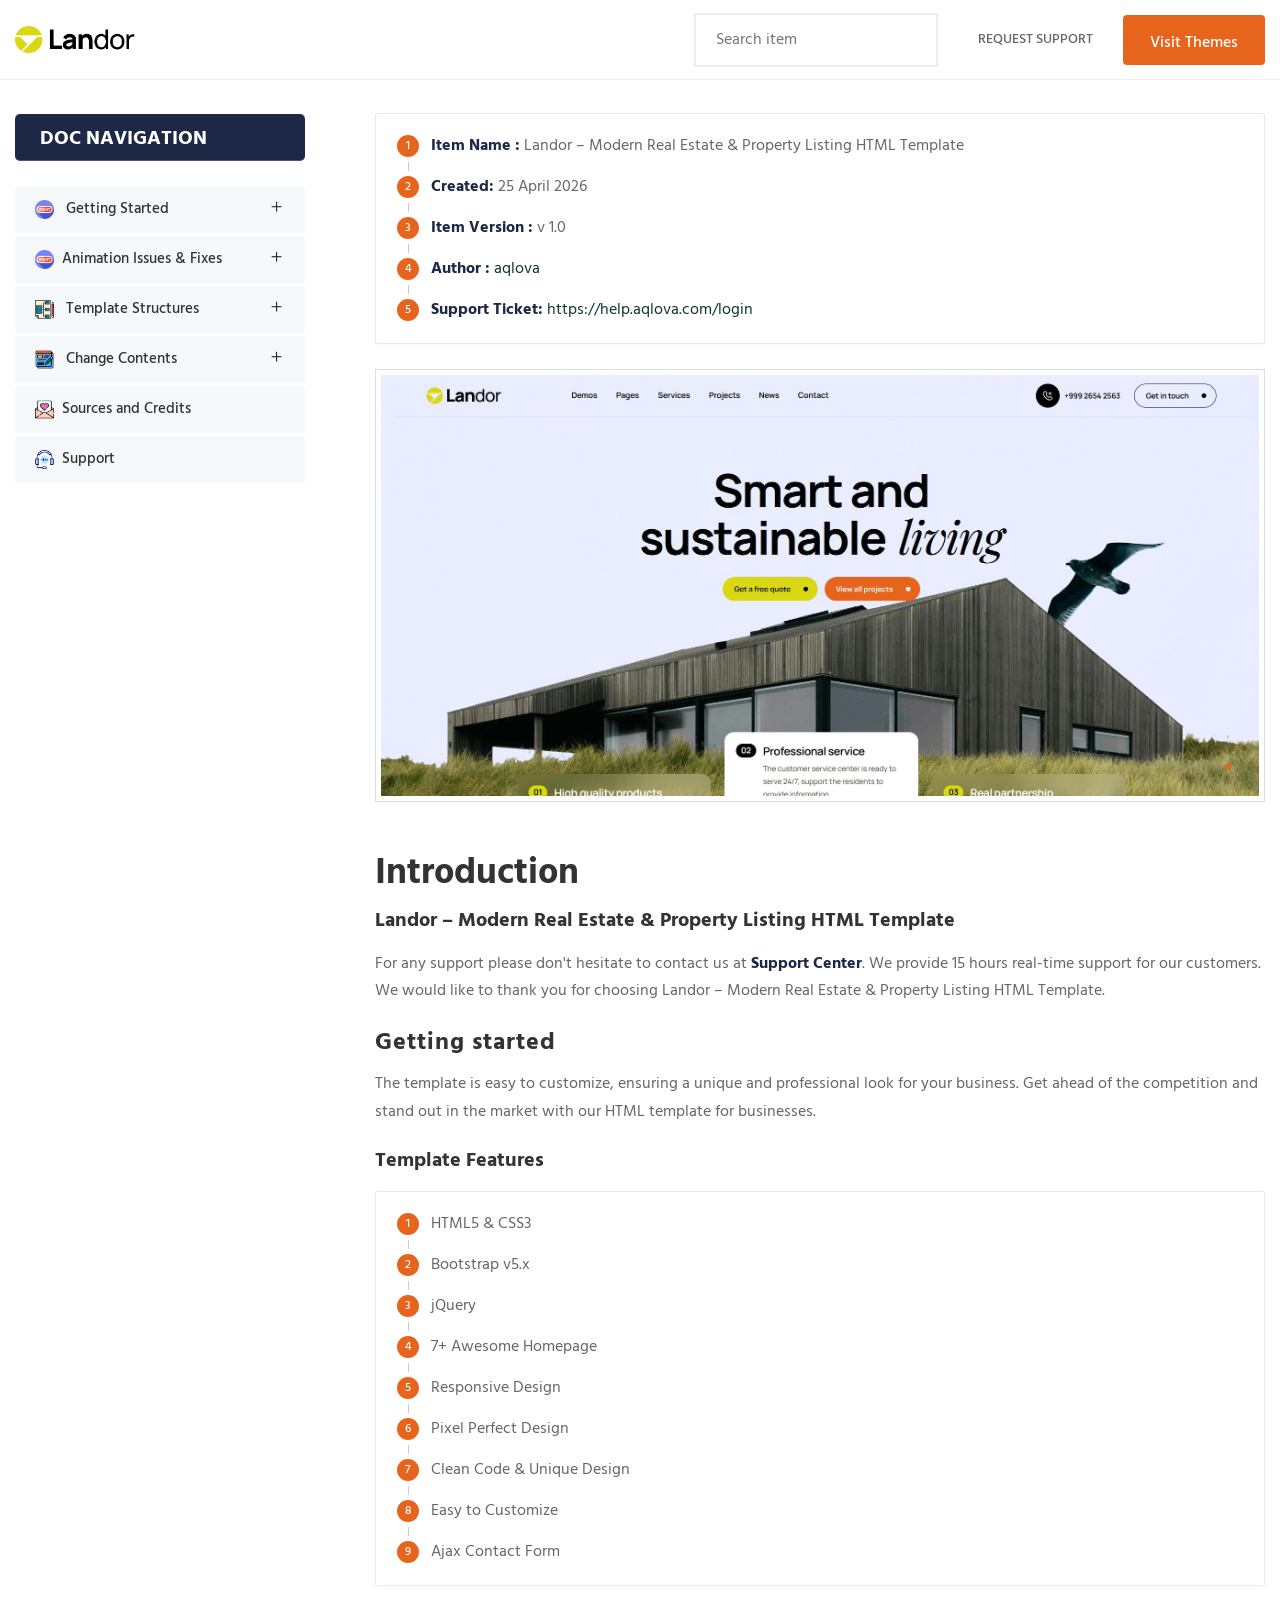
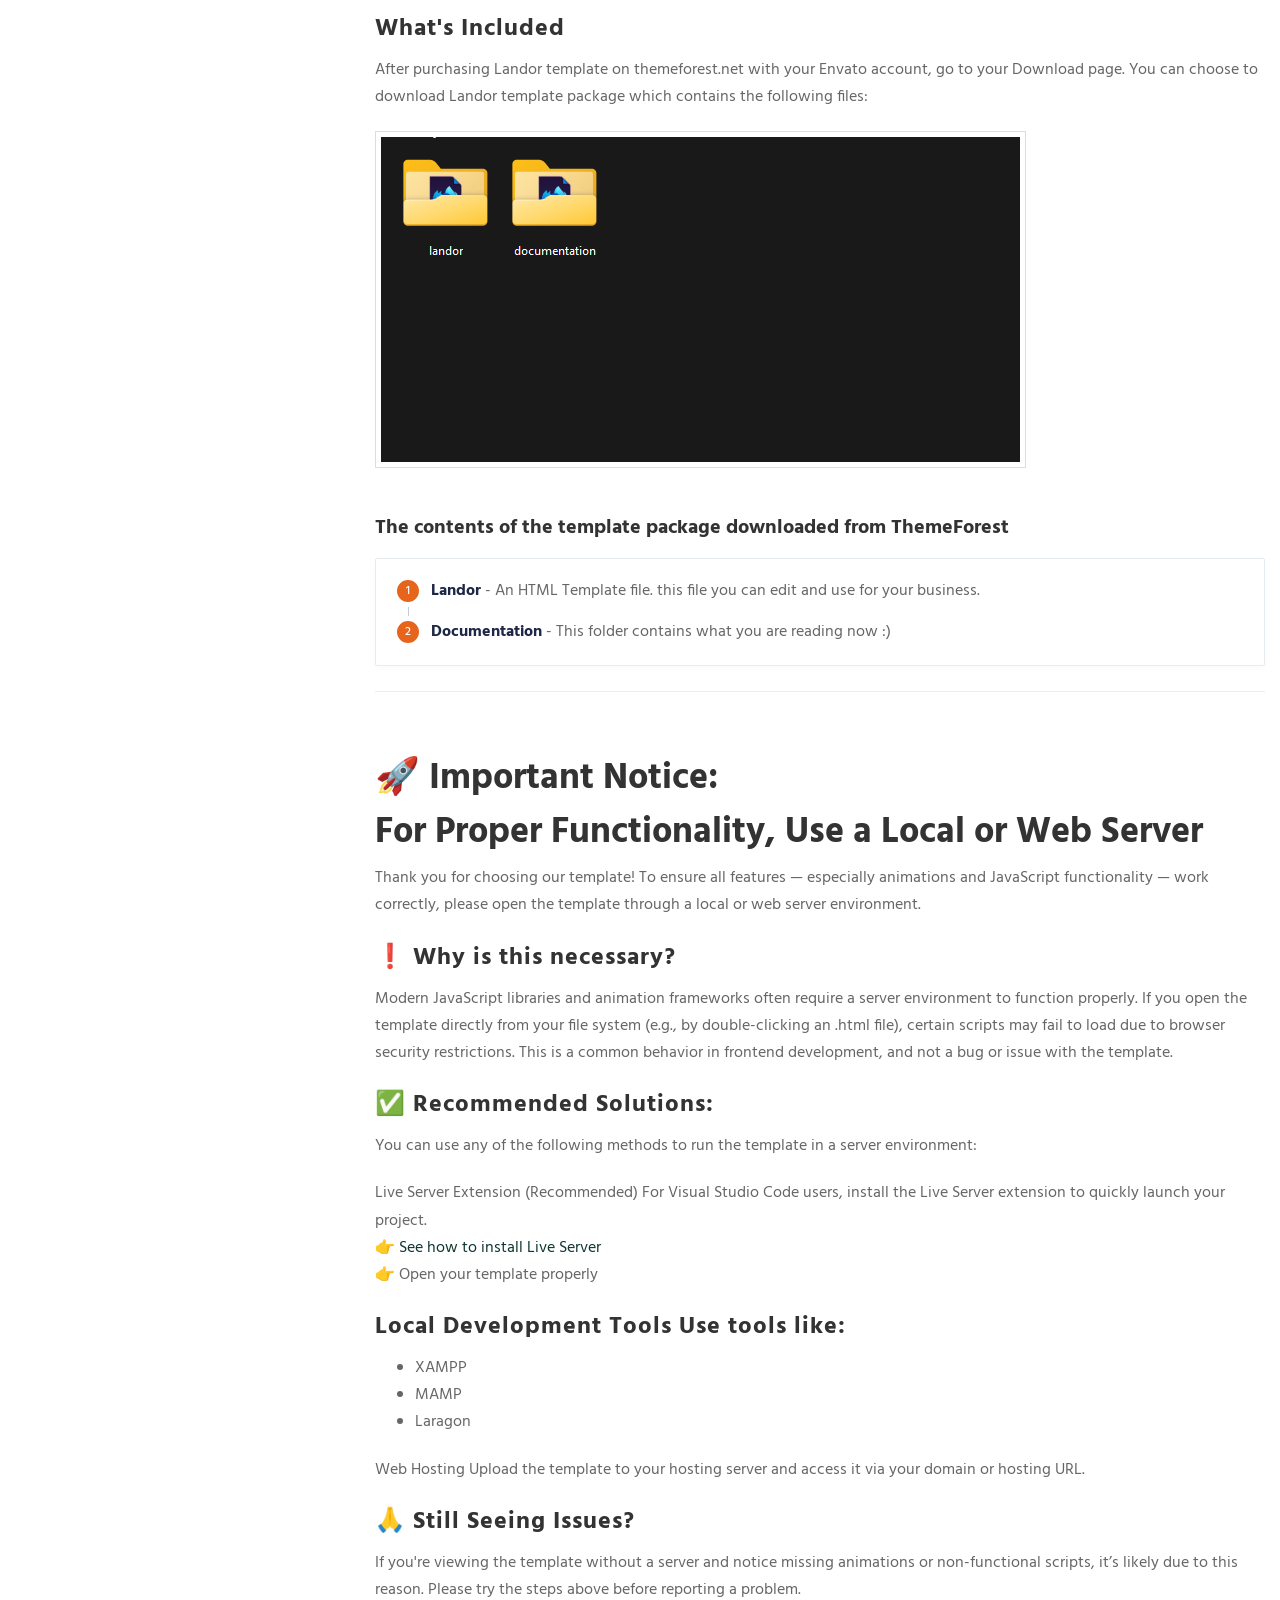
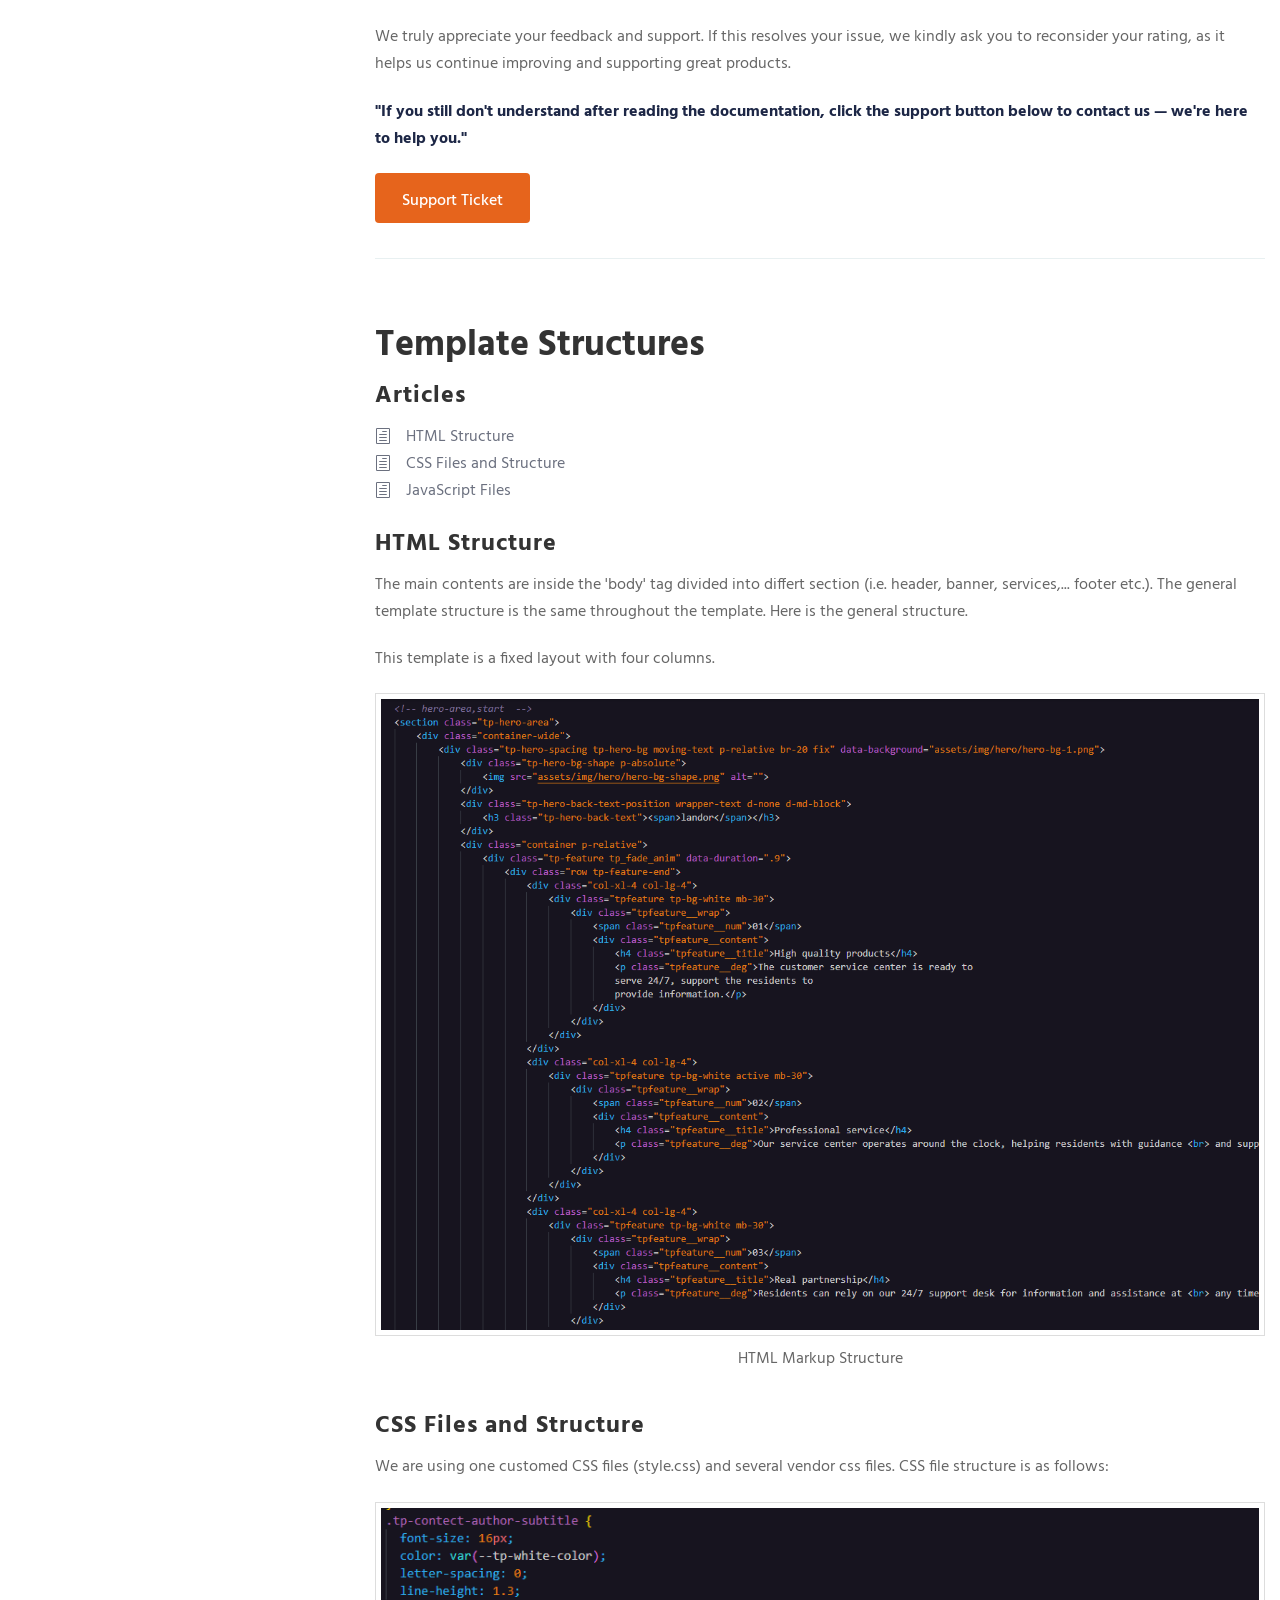
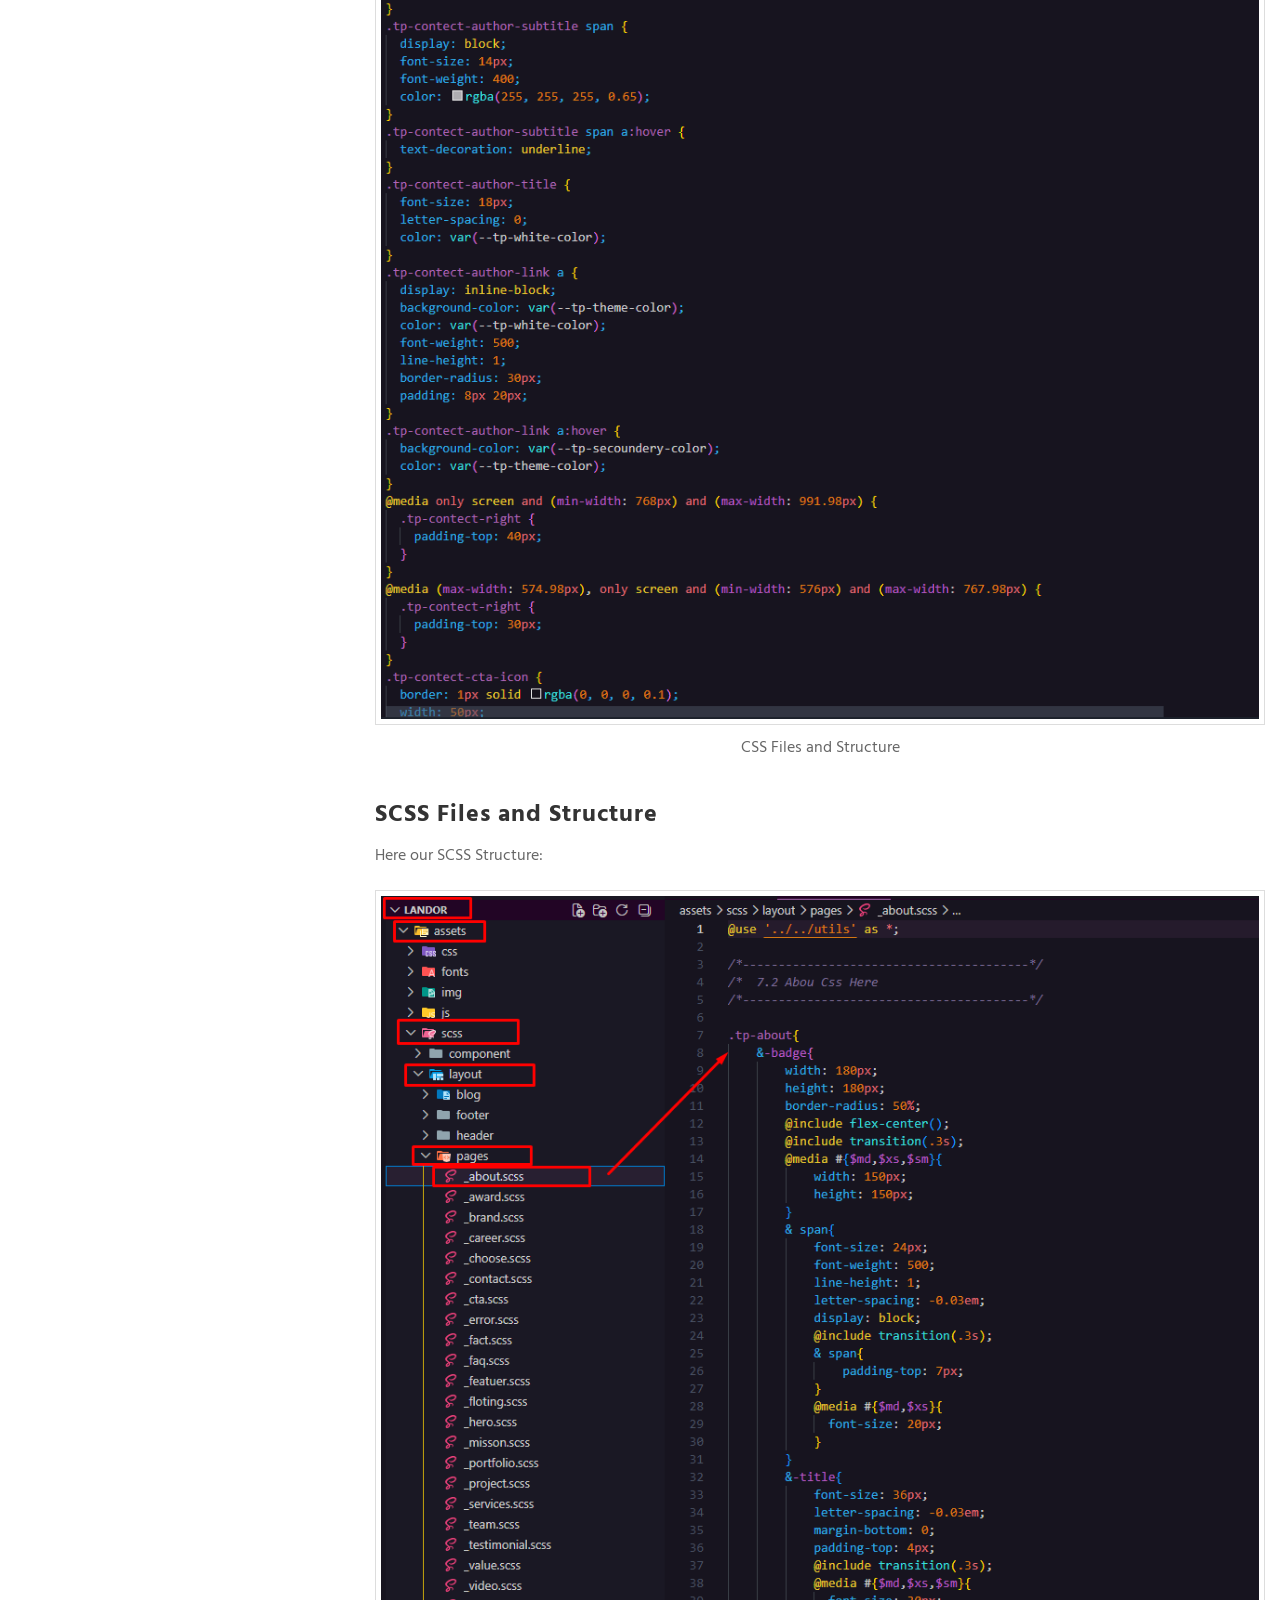
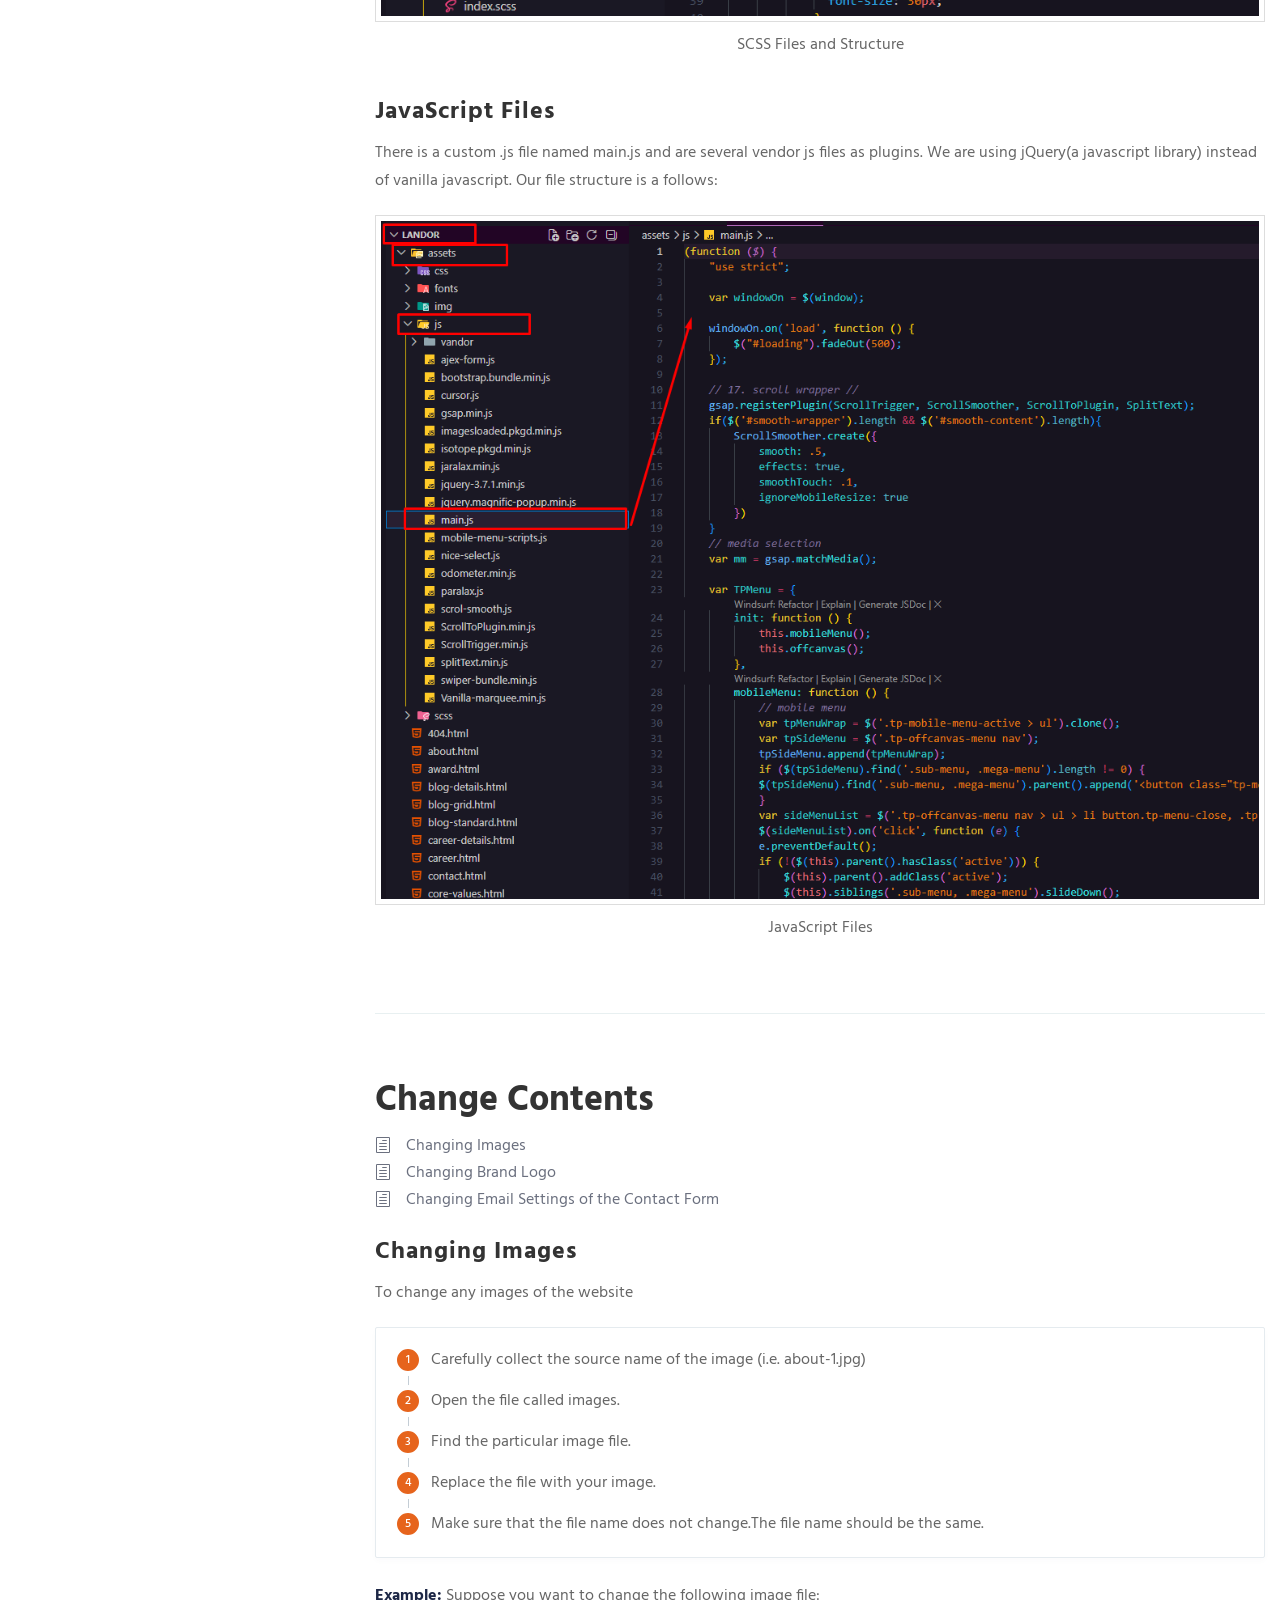
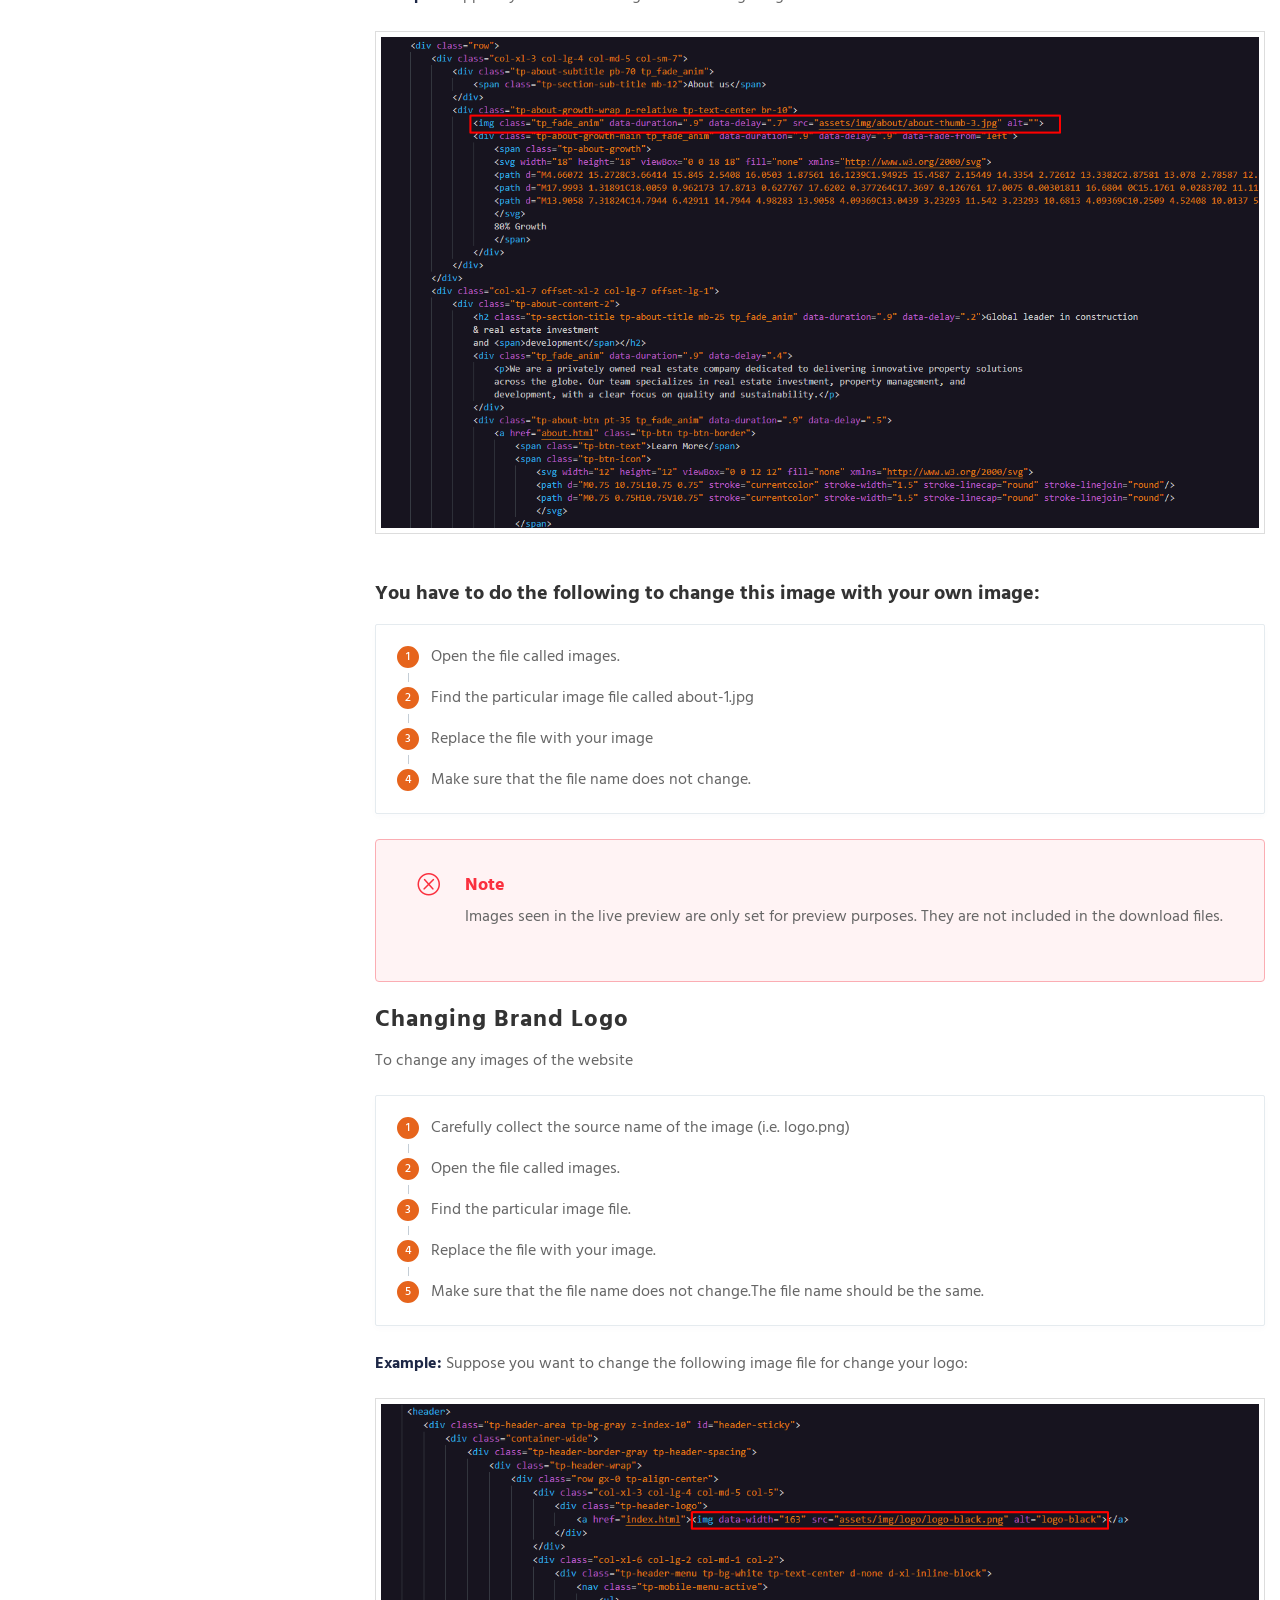
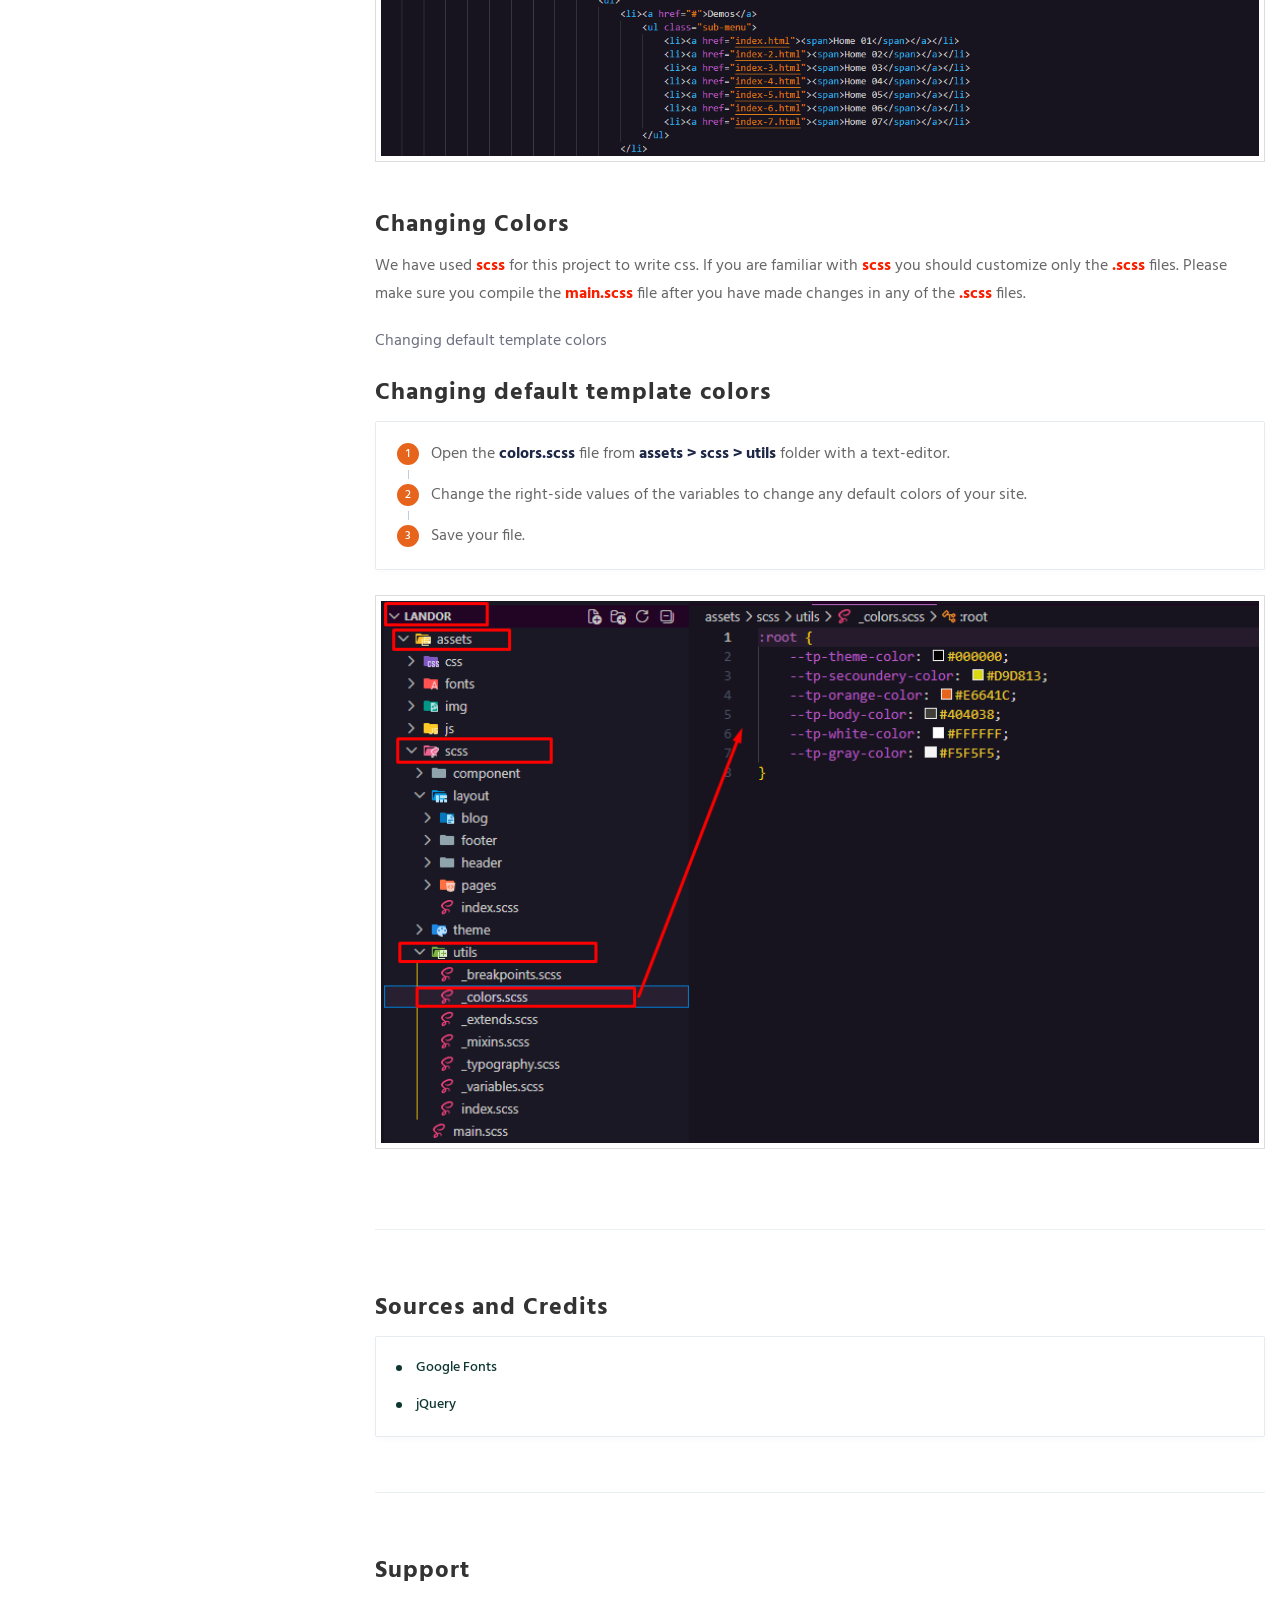
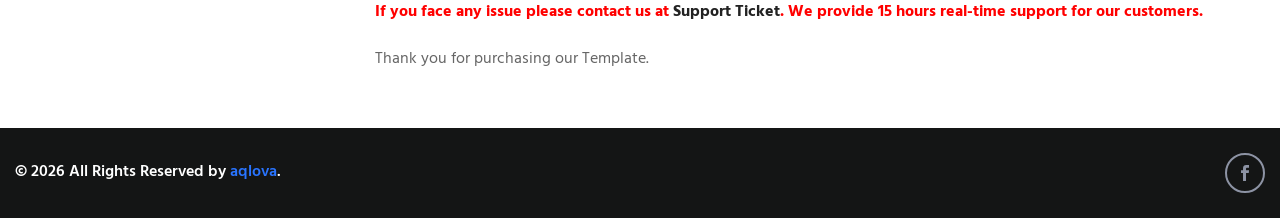
<file: documentation/index.html>
<!DOCTYPE html>
<html class="no-js" lang="zxx">
<head>
	<!-- Basic metas
    ======================================== -->
	<meta charset="utf-8">
	<meta name="author" content="">
	<meta name="description" content="">
	<meta name="keywords" content="">

	<!-- Mobile specific metas
    ======================================== -->
	<meta http-equiv="X-UA-Compatible" content="IE=edge">
	<meta name="viewport" content="width=device-width, initial-scale=1, shrink-to-fit=no">	
	<meta property="og:title" content="Documentation" />	
	<meta property="og:url" content="index.html" />		
	<!-- Page Title
    ======================================== -->
	<title>Landor – Modern Real Estate & Property Listing HTML Template</title>

	<!-- Favicon -->
	<link rel="shortcut icon" type="image/x-icon" href="assets/images/favicon.png">
	<!-- fonts
	======================================== -->	
	<link rel="stylesheet" type="text/css" href="assets/css/elegantFont.css">
	<!-- Bootstrap -->
	<link rel="stylesheet" type="text/css" href="assets/css/vendor/bootstrap.min.css">
	<!-- Custom css -->
	<link rel="stylesheet" type="text/css" href="assets/css/style.css">
	<link rel="stylesheet" type="text/css" href="assets/css/responsive.css">
</head>

<body>
	<!--[if lte IE 9]>
        <p class="browserupgrade">You are using an <strong>outdated</strong> browser. Please <a href="https://browsehappy.com/">upgrade your browser</a> to improve your experience and security.</p>
	<![endif]-->
	<!-- Header starts -->	
	<a href="#top" class="back-to-top"><i class="fal fa-arrow-up"></i></a>

	<header class="page-header sticky-top" id="top">
		<div class="container">
			<div class="row align-items-center">
				<div class="col-lg-3 col-md-4 col-sm-6 col-6">
					<div class="logo">
						<a href="index.html" class="nav-brand">
							<img src="assets/images/logo.png" alt="logo" width="155" height="36">
						</a>
					</div>
				</div>
				<div class="col-lg-9 col-md-8 col-sm-6 col-6">
					<div class="right-part d-flex justify-content-end align-items-center">
						<form action="#" class="search-form d-none d-lg-block">
							<div class="input-group">
								<input type="text" class="search-input" placeholder="Search item">
							</div>
						</form>
						<div class="nav-list">
							<a class="support-link d-none d-md-inline-block" href="https://help.aqlova.com/login" target="_blank">request support</a>
							<a class="e-btn d-none d-md-inline-block" href="https://themeforest.net/user/aqlova/portfolio" target="_blank">Visit Themes</a>
							<a href="#" class="toggle-navbar"><i class="icon_menu"></i></a>
						</div>
					</div>
				</div>
			</div>
		</div>
		<!-- End of .container -->
	</header>
	<div class="main-content-wrapper">
		<div class="container ">
			<div class="row doc-container">
				<div class="col-xl-3">
					<aside class="sidebar-navigation sticky-top doc-sidebar">
						<h3>Doc Navigation</h3>
						<!-- <nav class="nav"> -->
							<ul class="themepure-doc-nav  nav-sidebar doc-nav">
								<li class="nav-item">
									<a class="nav-link" href="#getting_started">
										<img src="assets/images/icon/start-button.png"> Getting Started </a>
									<span class="icon">
										<i class="icon_plus"></i>
										<i class="icon_minus-06"></i>
									</span>
									<ul class="submenu dropdown_nav">
										<li class="nav-item"><a class="nav-link" href="#introduction">Introduction</a></li>
										<li class="nav-item"><a class="nav-link" href="#what_included">What's Included</a></li>
									</ul>
								</li>

								<li class="nav-item">
									<a class="nav-link" href="#animation_step"><img src="assets/images/icon/start-button.png">Animation Issues & Fixes</a>
									<span class="icon">
										<i class="icon_plus"></i>
										<i class="icon_minus-06"></i>
									</span>
									<ul class="submenu dropdown_nav">
										<li class="nav-item"><a class="nav-link" href="#id_01">Why Animations Aren't Working</a></li>
										<li class="nav-item"><a class="nav-link" href="#id_02">Run via Local or Web Server</a></li>
										<li class="nav-item"><a class="nav-link" href="#id_03">Common Issues with File System Access</a></li>
										<li class="nav-item"><a class="nav-link" href="#id_04">Still Not Working? Troubleshooting Tips</a></li>
									</ul>
								</li>
	
								<li class="nav-item">
									<a class="nav-link" href="#template"><img src="assets/images/icon/hierarchical-structure.png"> Template Structures</a>
									<span class="icon">
										<i class="icon_plus"></i>
										<i class="icon_minus-06"></i>
									</span>
									<ul class="submenu dropdown_nav">
										<li class="nav-item"><a class="nav-link" href="#html">HTML Structure</a></li>
										<li class="nav-item"><a class="nav-link" href="#css">CSS Files and Structure</a></li>
										<li class="nav-item">
											<a class="nav-link" href="#javascript">Javascript Files</a>
										</li>
									</ul>
								</li>
	
								<li class="nav-item">
									<a class="nav-link" href="#change_content"><img src="assets/images/icon/writer.png"> Change Contents</a>
									<span class="icon">
										<i class="icon_plus"></i>
										<i class="icon_minus-06"></i>
									</span>
									<ul class="submenu dropdown_nav">
										<li class="sub-nav nav-item ">
											<a class="nav-link" href="#change_img">Changing Images</a>
										</li>
										<li class="nav-item">
											<a class="nav-link" href="#change_logo">Changing Brand Logo</a>
										</li>
										<li class="nav-item">
											<a class="nav-link" href="#change_color">Changing Colors</a>
										</li>
										<li class="nav-item">
											<a class="nav-link" href="#change_mail">Changing Email Contact Form</a>
										</li>
									</ul>
								</li>
								<li class="nav-item">
								<a class="nav-link" href="#source"><img src="assets/images/icon/love-letter.png">Sources and Credits</a>
								</li>
								<li class="nav-item">
								<a class="nav-link" href="#support"><img src="assets/images/icon/headphone.png">Support</a>
								</li>
							</ul>
						<!-- </nav> -->
					</aside>
				</div>
				<div class="col-xl-9 col-lg-12">
					<div class="main-content">
						<main class="main">
							<div class="filterable-wrapper">
								<article id="getting_started" class="section-main doc-section">
									<div class="steps-panel">
										<ol class="ordered-list">
											<li>
												<strong>Item Name : </strong>Landor – Modern Real Estate & Property Listing HTML Template
											</li>
											<li>
												<strong>Created: </strong>25 April 2026
											</li>
											<li><strong>Item Version : </strong> v 1.0</li>
											<li>
												<strong>Author : </strong>
												<a href="https://themeforest.net/user/aqlova/portfolio" target="_blank">aqlova</a>
											</li>
											<li>
												<strong>Support Ticket: </strong>
												<a href="https://help.aqlova.com/login" target="_blank">https://help.aqlova.com/login</a>
											</li>
										</ol>
									</div>	
									<figure>
										<img class="max-100" src="assets/images/screenshot.jpg" alt="">
									</figure>
			
									<section id="introduction">
										<h2>Introduction</h2>
										<h4 class="title">Landor – Modern Real Estate & Property Listing HTML Template</h4>
										<div class="top-support">For any support please don't hesitate to contact us at <a target="_blank" href="https://help.aqlova.com/login"><b>Support Center</b></a>. We provide 15 hours real-time support for our customers.</div>
										<p>We would like to thank you for choosing Landor – Modern Real Estate & Property Listing HTML Template.</p>
									</section>
									<!-- End of #getting_started -->
									<section id="requirements">
									<h3>Getting started</h3>
									<p>The template is easy to customize, ensuring a unique and professional look for your business. Get ahead of the competition and stand out in the market with our HTML template for businesses.</p>
									<h4>Template Features</h4>
									<div class="steps-panel">
										<ul class="ordered-list">
											<li>HTML5 &amp; CSS3</li>
											<li>Bootstrap v5.x</li>
											<li>jQuery</li>
											<li>7+ Awesome Homepage</li>
											<li>Responsive Design</li>
											<li>Pixel Perfect Design</li>
											<li>Clean Code &amp; Unique Design</li>
											<li>Easy to Customize</li>
											<li>Ajax Contact Form</li>
										</ul>
									</div>

									</section>
									<!-- End of #requirements -->
									<section id="what_included">
										<h3>What's Included</h3>
										<p>After purchasing Landor template  on themeforest.net with your Envato account, go to your
											Download page. You can choose to download Landor template  package which contains the following files:</p>
										<figure>
											<img class="max-100" src="assets/images/include/1.png" alt="">
										</figure>
										<h4>The contents of the template  package downloaded from ThemeForest</h4>
										<div class="steps-panel">
											<ul class="ordered-list">
												<li><strong>Landor</strong> - An HTML Template file.  this file you can edit and use for your business.</li>
												<li><strong>Documentation</strong> -  This folder contains what you are reading now :)</li>
											</ul>
										</div>
									</section>
									<!-- End of #what_included -->
								</article>

								<article id="animation_step" class="section-main doc-section">
										<h2 id="id_01">
											🚀 Important Notice: <br> 
										   For Proper Functionality, Use a Local or Web Server
										</h2>

										<p>
											Thank you for choosing our template!
											To ensure all features — especially animations and JavaScript functionality — work correctly, please open the template through a local or web server environment.
										</p>

										<h3 id="id_02">❗ Why is this necessary?</h3>

										<p>
											Modern JavaScript libraries and animation frameworks often require a server environment to function properly. If you open the template directly from your file system (e.g., by double-clicking an .html file), certain scripts may fail to load due to browser security restrictions.
											This is a common behavior in frontend development, and not a bug or issue with the template.
										</p>

										<h3 id="id_03">✅ Recommended Solutions:</h3>

										<p>
											You can use any of the following methods to run the template in a server environment:
										</p>

										<p>
											Live Server Extension (Recommended)
											For Visual Studio Code users, install the Live Server extension to quickly launch your project. <br>
											<a href="https://www.youtube.com/watch?v=1XwAPLe3kwg" target="_blank">
												👉 See how to install Live Server
											</a> <br>
											👉 Open your template properly
										</p>

										<h3>Local Development Tools Use tools like:</h3>

										<ul>
											<li>XAMPP</li>
											<li>MAMP</li>
											<li>Laragon</li>
										</ul>

										<p>
											Web Hosting
											Upload the template to your hosting server and access it via your domain or hosting URL.
										</p>

										<h3 id="id_04">🙏 Still Seeing Issues?</h3>

										<p>
											If you're viewing the template without a server and notice missing animations or non-functional scripts, it’s likely due to this reason. Please try the steps above before reporting a problem.
										</p>

										<p>
											We truly appreciate your feedback and support. If this resolves your issue, we kindly ask you to reconsider your rating, as it helps us continue improving and supporting great products.
										</p>

										<p>
											<b>
												"If you still don't understand after reading the documentation, click the support button below to contact us — we're here to help you."
											</b>
										</p>

										<a class="e-btn d-none d-md-inline-block" href="https://help.aqlova.com/login" target="_blank">
											Support Ticket
										</a>
										
								</article>

								<article id="template" class="section-main doc-section">
									<section>
										<h2>Template Structures</h2>

										<h3>Articles</h3>
										<ul class="list-unstyled article_list tag_list">
											<li><a href="#html"><i class="icon_document_alt"></i>HTML Structure</a></li>
											<li><a href="#css"><i class="icon_document_alt"></i>CSS Files and Structure</a></li>
											<li><a href="#javascript"><i class="icon_document_alt"></i>JavaScript Files</a></li>
										</ul>
									</section>
									<!-- End of #installation -->
									<section id="html">
										<h3>HTML Structure</h3>
											<p>
											The main contents are inside the 'body' tag divided into differt section (i.e. header, banner, services,... footer etc.). The general template structure is the same throughout the template. Here is the general structure.</p>											<p>This template is a fixed layout with four columns. 
												</p>
										<figure>
											<img src="assets/images/html-structure-1.png" alt="3.1.1" class="doc-image">
											<figcaption class="text-center">HTML Markup Structure</figcaption>
										</figure>										
									</section>
									<!-- End of #installation -->
									<section id="css">
										<h3>CSS Files and Structure</h3>
										<p>We are using one customed CSS files (style.css) and several vendor css files. CSS file structure is as follows:</p>
										<figure>
											<img src="assets/images/css-structure-1.png" alt="3.1.1" class="doc-image">
											<figcaption class="text-center">CSS Files and Structure</figcaption>
										</figure>	
									</section>
									<!-- End of #using_theme_uploader -->

									<section id="scss">
										<h3>SCSS Files and Structure</h3>
										<p>Here our SCSS Structure:</p>
										<figure>
											<img src="assets/images/scss-structure-1.png" alt="3.1.2" class="doc-image">
											<figcaption class="text-center">SCSS Files and Structure</figcaption>
										</figure>	
									</section>
									<!-- End of #using_theme_uploader -->

			
									<section id="javascript">
										<h3>JavaScript Files</h3>
										<p>There is a custom .js file named main.js and are several vendor js files as plugins. We are using jQuery(a javascript library) instead of vanilla javascript. Our file structure is a follows:</p>
										<figure>
											<img src="assets/images/js-structure-1.png" alt="3.1.1" class="doc-image">
											<figcaption class="text-center">JavaScript Files</figcaption>
										</figure>	
									</section>
									<!-- End of #using_ftp_uploader -->
								</article>

								<article id="change_content" class="section-main doc-section">
									<section>
										<h2>Change Contents</h2>
										<ul class="list-unstyled article_list tag_list">
											<li><a href="#changingimages"><i class="icon_document_alt"></i>Changing Images</a></li>
											<li><a href="#branlogo"><i class="icon_document_alt"></i>Changing Brand Logo</a>
											</li>
											<li><a href="#emailchange"><i class="icon_document_alt"></i>Changing Email Settings of the Contact Form</a>
											</li>
										</ul>							
									</section>

									<!-- End of #section-4 -->				

									<section id="change_img">
									<h3>Changing Images</h3>
									<p>To change any images of the website</p>
									<div class="steps-panel">
										<ol class="ordered-list">
											<li>Carefully collect the source name of the image (i.e. about-1.jpg)</li>
											<li>Open the file called images.</li>
											<li>Find the particular image file.</li>
											<li>Replace the file with your image.</li>
											<li>Make sure that the file name does not change.The file name should be the same.</li>
										</ol>
									</div>
									<p> <strong>Example:</strong> Suppose you want to change the following image file:</p>
									<figure>
										<img src="assets/images/change-img.png" alt="4.1.1" class="doc-image">
									</figure>
									<h4>You have to do the following to change this image with your own image:</h4>
									<div class="steps-panel">
										<ol class="ordered-list">
											<li>Open the file called images.</li>
											<li>Find the particular image file called about-1.jpg</li>
											<li>Replace the file with your image</li>
											<li>Make sure that the file name does not change.</li>
										</ol>
									</div>

									<div class="alert media message_alert alert-danger fade show" role="alert">
										<i class="icon_close_alt2"></i>
										<div class="media-body">
											<h5>Note</h5>
											<p>Images seen in the live preview are only set for preview purposes. They are not included in the download files.</p>
										</div>
									</div>

									</section>
			
									<section id="change_logo">
									<h3>Changing Brand Logo</h3>
			
									<p>To change any images of the website</p>
									<div class="steps-panel">
										<ol class="ordered-list">
											<li>Carefully collect the source name of the image (i.e. logo.png)</li>
											<li>Open the file called images.</li>
											<li>Find the particular image file.</li>
											<li>Replace the file with your image.</li>
											<li>Make sure that the file name does not change.The file name should be the same.</li>
										</ol>
									</div>

									<p> <strong>Example:</strong> Suppose you want to change the following
										image file for change your logo:</p>
									<figure>
										<img src="assets/images/brand-img.png" alt="4.1.1" class="doc-image">
									</figure>

											
									</section>
									<!-- End of #section-4 -->
									<section id="change_color">
										<h3>Changing Colors</h3>
										<p>We have used <strong style="color: #f81f01;">scss</strong> for this project to write css. If
											you are familiar with <strong style="color: #f81f01;">scss</strong> you should customize
											only the <strong style="color: #f81f01;">.scss</strong> files. Please make sure you compile
											the <strong style="color: #f81f01;">main.scss</strong> file after you have made changes in
											any of the <strong style="color: #f81f01;">.scss</strong> files.</p>

										<ul class="list-unstyled article_list tag_list rn-list">
											<li><a href="#changedefaultcolor">Changing default template
												colors</a></li>
										</ul>
										<h3>Changing default template colors</h3>
										<div class="steps-panel">
											<ol class="ordered-list">
												<li>Open the <strong>colors.scss</strong> file from <strong>assets &gt; scss &gt;
													utils </strong> folder with a text-editor.</li>
												<li>Change the right-side values of the variables to change any default colors of your
													site.</li>
												<li>Save your file.</li>
											</ol>
										</div>
										<figure>
											<img src="assets/images/chnage-colors.png" alt="4.1.1" class="doc-image">
										</figure>
									</section>
									<section class="d-none" id="change_mail">
										<h3>Changing Email Settings of the Contact Form</h3>
										<div class="steps-panel">
											<ol class="ordered-list">
												<li>Go to main folder</li>
												<li>Open mail.php</li>
												<li>Go to line number 36</li>
												<li>Follow instructions in image below:</li>
											</ol>
										</div>

										<figure>
											<img src="assets/images/mail-id.png" alt="4.1.1" class="doc-image">
										</figure>
									</section>
								</article>

								<article id="change_content" class="section-main doc-section">
									<section id="section-4-3">
										<h3>Sources and Credits</h3>
										
										<ul class=" single_list">
											<li><a target="_blank" href="https://fonts.google.com/">Google Fonts</a></li>
											<li><a target="_blank" href="https://jquery.com/">jQuery</a></li>
										</ul>
									</section>
								</article>

								<article id="change_content" class="section-main doc-section">
									<section id="getting_started7">
										<h3>Support</h3>
										<p style="color:red;font-weight:bold;">If you face any issue please contact us at 
											<a class="black-color" href="https://help.aqlova.com/login">Support Ticket</a>. We provide 15 hours real-time support for our customers.</p>
										<p>Thank you for purchasing our Template.</p>
										<p class="mt50"></p>
									</section>
								</article>	
								<!-- End of #getting_started1-4 -->
		
							</div>
		

		
							<!-- End of .filterable-wrapper -->
						</main>
					</div>
				</div>
			</div>
			<!-- End of .main-content -->
		</div>
		<!-- End of .container -->
	</div>
	<!-- End of .main-content -->

	<footer class="tp-footer">
		<div class="container">
			<div class="row align-items-center">
				<div class="col-md-8">
					<div class="page-footer">
						<p>© 2026 All Rights Reserved by <a target="_blank" href="https://themeforest.net/user/aqlova/portfolio">aqlova</a>.</p>
					</div>
				</div>
				<div class="col-md-4">
					<div class="social-footer text-md-right">
						<a target="_blank" href="https://www.facebook.com/themepure.net"><i class="social_facebook"></i></a>
					</div>
				</div>
			</div>
		</div>
	</footer>


	<!-- End of .page-footer -->

	<!-- Javascripts
		======================================= -->
	<!-- jQuery -->
	<script src="assets/js/vendor/jquery.min.js"></script>
	<script src="assets/js/vendor/jquery-migrate.min.js"></script>
	<script src="assets/js/vendor/bootstrap.bundle.min.js"></script>
	<!-- jQuery Easing Plugin -->
	<script src="assets/js/vendor/easing-1.3.js"></script>
	<!-- Custom Script -->
	<script src="assets/js/onpage-menu.js"></script>	
	<script src="assets/js/main.js"></script>	

</body>
</html>
</file>
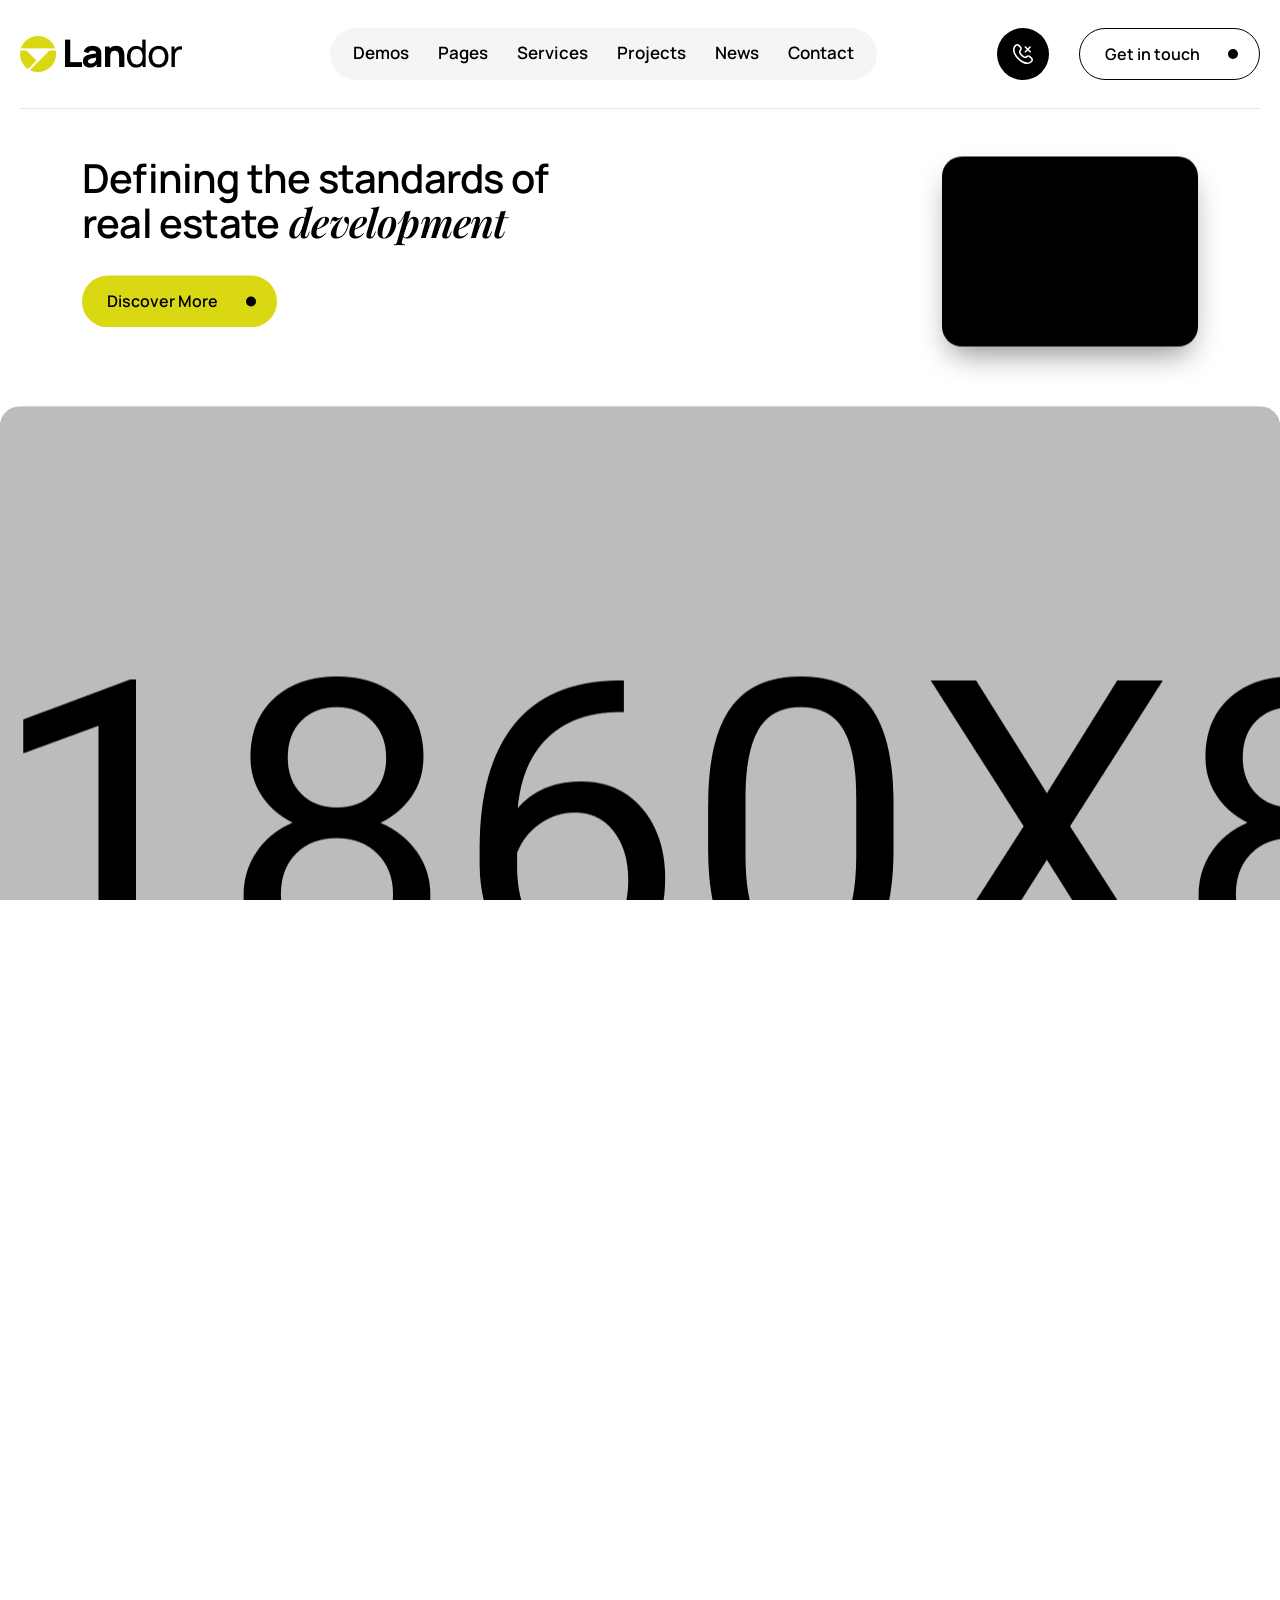
<file: landor/index.html>
<!DOCTYPE html>
<html lang="en">
<head>
    <meta charset="UTF-8">
    <meta name="viewport" content="width=device-width, initial-scale=1.0">
    <title>Landor – Modern Real Estate & Property Listing HTML Template</title>
    <link rel="icon" type="image/x-icon" href="assets/img/logo/favicon.png">
    <link rel="stylesheet" href="assets/css/bootstrap.min.css">
    <link rel="stylesheet" href="assets/css/magnific-popup.css">
    <link rel="stylesheet" href="assets/css/swiper-bundle.min.css">
    <link rel="stylesheet" href="assets/css/font-awesome-pro.css">
    <link rel="stylesheet" href="assets/css/spacing.css">
    <link rel="stylesheet" href="assets/css/main.css">
</head>
<body class="tp-magic-cursor">
    
    <!-- header,start  -->
     <header id="header-sticky" class="tp-bg-white tp-header-transparent z-index-10">
        <div class="tp-header-area container-wide">
            <div class="tp-header-border-gray tp-header-spacing">
                <div class="tp-header-wrap">
                    <div class="row gx-0 tp-align-center">
                        <div class="col-xl-3 col-lg-4 col-md-5 col-5">
                            <div class="tp-header-logo">
                                <a href="index.html"><img data-width="163" src="assets/img/logo/logo-black.png" alt="logo-black"></a>
                            </div>
                        </div>
                        <div class="col-xl-6 col-lg-2 col-md-1 col-2">
                            <div class="tp-header-menu tp-header-menu-grey tp-text-center d-none d-xl-inline-block">
                                <nav class="tp-mobile-menu-active">
                                    <ul>
                                        <li><a href="#">Demos</a>
                                            <ul class="sub-menu">
                                                <li><a href="index.html"><span>Home 01</span></a></li>
                                                <li><a href="index-2.html"><span>Home 02</span></a></li>
                                                <li><a href="index-3.html"><span>Home 03</span></a></li>
                                                <li><a href="index-4.html"><span>Home 04</span></a></li>
                                                <li><a href="index-5.html"><span>Home 05</span></a></li>
                                                <li><a href="index-6.html"><span>Home 06</span></a></li>
                                                <li><a href="index-7.html"><span>Home 07</span></a></li>
                                            </ul>
                                        </li>
                                        <li><a href="#">Pages</a>
                                            <ul class="sub-menu">
                                                <li><a href="about.html"><span>About</span></a>
                                                <li><a href="award.html"><span>Award</span></a>
                                                <li><a href="faq.html"><span>Faq</span></a>
                                                <li><a href="career.html"><span>Career</span></a>
                                                <li><a href="career-details.html"><span>Career Details</span></a>
                                                <li><a href="core-values.html"><span>Core Values</span></a>
                                                <li><a href="team.html"><span>Team</span></a>
                                                <li><a href="team-details.html"><span>Team Details</span></a>
                                                <li><a href="404.html"><span>Error</span></a>
                                            </ul>
                                        </li>
                                        <li><a href="services-grid.html">Services</a>
                                            <ul class="sub-menu">
                                                <li><a href="services-grid.html"><span>Services Grid</span></a></li>
                                                <li><a href="services-tab.html"><span>Services Tab</span></a></li>
                                                <li><a href="services-grid-icon.html"><span>Services Grid Icon</span></a></li>
                                                <li><a href="services-details.html"><span>Services Details</span></a></li>
                                            </ul> 
                                        </li>
                                        <li><a href="project-standard.html">Projects</a>
                                            <ul class="sub-menu">
                                                <li><a href="project-standard.html"><span>Project Standard</span></a></li>
                                                <li><a href="project-grid.html"><span>Project Grid</span></a></li>
                                                <li><a href="project-details.html"><span>Project Details</span></a></li>
                                            </ul> 
                                        </li>
                                        <li><a href="blog-standard.html">News</a>
                                            <ul class="sub-menu">
                                                <li><a href="blog-standard.html"><span>News Standard</span></a></li>
                                                <li><a href="blog-grid.html"><span>News Grid</span></a></li>
                                                <li><a href="blog-details.html"><span>News Details</span></a></li>
                                            </ul> 
                                        </li>
                                        <li><a href="contact.html">Contact</a></li>
                                    </ul>
                                </nav>
                            </div>
                        </div>
                        <div class="col-xl-3 col-lg-6 col-md-6 col-5">
                            <div class="tp-header-cta tp-flex-center tp-justify-end">
                                <div class="tp-cta-phone tp-header-cta-phone mr-30 d-none d-xl-inline-block">
                                    <a class="tp-flex-center" href="tel:+99926542563">
                                        <span class="tp-cta-phone-icon mr-10">
                                            <svg width="21" height="20" viewBox="0 0 21 20" fill="none" xmlns="http://www.w3.org/2000/svg">
                                            <path d="M14.2719 19.997C11.5252 19.997 8.13976 18.5871 4.77463 15.222C-0.807382 9.64238 -1.00729 4.00592 1.67685 1.32259L2.19206 0.807377C2.73505 0.289145 3.45681 0 4.20741 0C4.95801 0 5.67976 0.289145 6.22275 0.807377L8.01055 2.59518C8.53824 3.12648 8.83648 3.84357 8.84119 4.59237C8.8459 5.34118 8.55671 6.06196 8.03574 6.59986C7.74724 6.88766 7.56689 7.26621 7.52514 7.67157C7.48339 8.07694 7.5828 8.4843 7.80658 8.82486C8.24476 9.48639 8.74961 10.1013 9.31321 10.6598C9.87764 11.229 10.499 11.7388 11.1677 12.1811C11.5048 12.4084 11.9106 12.5111 12.3154 12.4717C12.7201 12.4322 13.0984 12.253 13.3853 11.9649C13.9229 11.4412 14.6447 11.1495 15.3952 11.1527C16.1458 11.1559 16.865 11.4537 17.3981 11.982L19.1859 13.7698C19.72 14.3047 20.0199 15.0297 20.0199 15.7855C20.0199 16.5414 19.72 17.2663 19.1859 17.8013L18.6707 18.3165C18.0854 18.8741 17.3952 19.3098 16.64 19.5983C15.8849 19.8868 15.0799 20.0223 14.2719 19.997ZM4.20659 1.59807C4.04583 1.59779 3.8866 1.6293 3.73807 1.69081C3.58953 1.75231 3.45463 1.84259 3.34113 1.95645L2.82592 2.47166C0.713063 4.58452 1.09907 9.24825 5.9237 14.0729C10.7483 18.8975 15.4129 19.2851 17.5257 17.1715L18.0409 16.6563C18.27 16.4261 18.3986 16.1147 18.3986 15.79C18.3986 15.4653 18.27 15.1538 18.0409 14.9237L16.2531 13.1359C16.0247 12.9093 15.7165 12.7812 15.3947 12.7792C15.0729 12.7773 14.7632 12.9015 14.532 13.1253C13.9784 13.6709 13.2546 14.0102 12.4812 14.0867C11.7078 14.1631 10.9315 13.9721 10.2819 13.5455C8.76493 12.5361 7.46317 11.236 6.45191 9.72039C6.0247 9.06913 5.83427 8.29084 5.91254 7.51591C5.9908 6.74098 6.33299 6.01648 6.8818 5.46379C7.10369 5.23255 7.22623 4.92362 7.2232 4.60315C7.22016 4.28267 7.09178 3.97613 6.86555 3.74913L5.07774 1.96132C4.96397 1.84591 4.82833 1.75433 4.67875 1.69196C4.52917 1.62959 4.36866 1.59767 4.20659 1.59807Z" fill="currentcolor"/>
                                            <path d="M17.1312 8.53397C16.9157 8.53392 16.7091 8.44827 16.5567 8.29586L11.7979 3.53949C11.7203 3.46453 11.6584 3.37486 11.6158 3.27571C11.5732 3.17657 11.5508 3.06993 11.5498 2.96203C11.5489 2.85413 11.5695 2.74712 11.6103 2.64725C11.6512 2.54738 11.7115 2.45665 11.7878 2.38035C11.8641 2.30405 11.9549 2.24371 12.0547 2.20285C12.1546 2.16199 12.2616 2.14143 12.3695 2.14236C12.4774 2.1433 12.584 2.16572 12.6832 2.20831C12.7823 2.2509 12.872 2.31281 12.947 2.39042L17.7058 7.15248C17.8194 7.26613 17.8968 7.41091 17.9281 7.56853C17.9594 7.72614 17.9433 7.88951 17.8819 8.03798C17.8204 8.18644 17.7162 8.31335 17.5826 8.40264C17.449 8.49194 17.2919 8.53962 17.1312 8.53965V8.53397Z" fill="currentcolor"/>
                                            <path d="M12.373 8.53401C12.2123 8.53398 12.0552 8.4863 11.9216 8.397C11.788 8.30771 11.6839 8.1808 11.6224 8.03234C11.5609 7.88387 11.5448 7.7205 11.5762 7.56289C11.6075 7.40527 11.6849 7.26049 11.7985 7.14684L16.5573 2.39047C16.7106 2.24244 16.9158 2.16053 17.1289 2.16238C17.342 2.16424 17.5458 2.2497 17.6965 2.40037C17.8471 2.55104 17.9326 2.75486 17.9344 2.96793C17.9363 3.181 17.8544 3.38628 17.7064 3.53954L12.9475 8.29916C12.7947 8.45038 12.5881 8.53483 12.373 8.53401Z" fill="currentcolor"/>
                                            </svg>
                                        </span>
                                        <samp class="d-none d-xxl-flex ">+999 2654 2563</samp>
                                    </a>
                                </div>
                                <div class="tp-header-cta-button d-none d-md-inline-block">
                                    <a href="contact.html" class="tp-btn tp-btn-border">
                                    <span class="tp-btn-text">Get in touch</span>
                                        <span class="tp-btn-icon">
                                            <svg width="12" height="12" viewBox="0 0 12 12" fill="none" xmlns="http://www.w3.org/2000/svg">
                                            <path d="M0.75 10.75L10.75 0.75" stroke="currentcolor" stroke-width="1.5" stroke-linecap="round" stroke-linejoin="round"/>
                                            <path d="M0.75 0.75H10.75V10.75" stroke="currentcolor" stroke-width="1.5" stroke-linecap="round" stroke-linejoin="round"/>
                                            </svg>
                                        </span>
                                    </a>
                                </div>
                                <div class="tp-header-bar d-xl-none">
                                    <button class="header-sidebar-btn tp-offcanvas-toogle ml-10">
                                        <span></span>
                                        <span></span>
                                    </button>
                                </div>
                            </div>
                        </div>
                    </div>
                </div>
            </div>
        </div>
     </header>
    <!-- header,end  -->

     <!-- preloader,start  -->
        <div id="loading">
            <div id="loading-center">
                <div id="loading-center-absolute">
                    <div class="object" id="object_four"></div>
                    <div class="object" id="object_three"></div>
                    <div class="object" id="object_two"></div>
                    <div class="object" id="object_one"></div>
                </div>
            </div>
        </div>
     <!-- preloader,end  -->
     
    <!-- Begin magic cursor -->
   <div id="magic-cursor" class="cursor-black-bg">
      <div id="ball"></div>
   </div>
   <!-- End magic cursor -->

    <!-- back to top start -->
    <div class="back-to-top-wrapper">
        <button id="back_to_top" type="button" class="back-to-top-btn">
            <svg width="12" height="7" viewBox="0 0 12 7" fill="none" xmlns="http://www.w3.org/2000/svg">
                <path d="M11 6L6 1L1 6" stroke="currentColor" stroke-width="1.5" stroke-linecap="round" stroke-linejoin="round" />
            </svg>
        </button>
    </div>
    <!-- back to top end -->

    <!-- offcanvas-start -->
    <section class="tp-offcanvas">
        <div class="tp-offcanvas-wrapper">
            <div class="tp-offcanvas-header d-flex align-items-center justify-content-between mb-40">
                <div class="tp-offcanvas-logo">
                    <a href="index.html"><img data-width="163" src="assets/img/logo/logo-black.png" alt="logo-ing"></a>
                </div>
                <div class="tp-offcanvas-button">
                    <button class="tp-offcanvas-button-close tp-offcanvas-close-toggle"><i class="fas fa-times"></i>
                    </button>
                </div>
            </div>
            <div class="tp-offcanvas-menu mb-30">
                <nav></nav>
            </div>
            <div class="tp-offcanvas-content mb-30">
                <h3 class="tp-offcanvas-title mb-7">Let’s make Real</h3>
                <p class="m-0">We are a privately owned real estate company dedicated to delivering innovative property solutions across the globe.</p>
            </div>
            <div class="tp-offcanvas-gallery mb-30">
                <a class="popup-image" href="assets/img/project/project-gullary-1.jpg"><img src="assets/img/project/project-gullary-1.jpg" alt=""></a>
                <a class="popup-image" href="assets/img/project/project-gullary-2.jpg"><img src="assets/img/project/project-gullary-2.jpg" alt=""></a>
                <a class="popup-image" href="assets/img/project/project-gullary-3.jpg"><img src="assets/img/project/project-gullary-3.jpg" alt=""></a>
                <a class="popup-image" href="assets/img/project/project-gullary-1.jpg"><img src="assets/img/project/project-gullary-1.jpg" alt=""></a>
            </div>
            <div class="tp-offcanvas-cta mb-30">
               <h3 class="tp-offcanvas-title mb-7">Information</h3>
                <ul>
                    <li><a href="tel:+99926542563">+999 2654 2563</a></li>
                    <li><a href="mailto:landor@info@.com">landor@info@.com</a></li>
                </ul>
            </div>
            <div class="tp-offcanvas-contect-social">
                <ul>
                    <li><a href="#">
                        <svg width="8" height="15" viewBox="0 0 8 15" fill="none" xmlns="http://www.w3.org/2000/svg">
                        <path d="M8 0H5.81818C4.85376 0 3.92883 0.383116 3.24688 1.06507C2.56493 1.74702 2.18182 2.67194 2.18182 3.63636V5.81818H0V8.72727H2.18182V14.5455H5.09091V8.72727H7.27273L8 5.81818H5.09091V3.63636C5.09091 3.44348 5.16753 3.25849 5.30392 3.1221C5.44031 2.98571 5.6253 2.90909 5.81818 2.90909H8V0Z" fill="currentcolor"></path>
                        </svg>
                    </a></li>
                    <li><a href="#">
                        <svg width="15" height="12" viewBox="0 0 15 12" fill="none" xmlns="http://www.w3.org/2000/svg">
                        <path d="M14.7127 0.00672484C14.0723 0.458456 13.3632 0.803959 12.6128 1.02993C12.21 0.566818 11.6748 0.238578 11.0794 0.0896016C10.484 -0.0593751 9.85717 -0.021901 9.28377 0.196956C8.71036 0.415812 8.21801 0.805492 7.87329 1.31329C7.52857 1.82109 7.34812 2.42251 7.35635 3.0362V3.70496C6.18109 3.73544 5.01654 3.47478 3.96642 2.94622C2.91629 2.41765 2.01318 1.63758 1.33752 0.675484C1.33752 0.675484 -1.33752 6.69432 4.68131 9.36935C3.30402 10.3043 1.66331 10.773 0 10.7069C6.01883 14.0507 13.3752 10.7069 13.3752 3.01614C13.3746 2.82986 13.3567 2.64404 13.3217 2.46107C14.0042 1.78796 14.4859 0.938114 14.7127 0.00672484Z" fill="currentcolor"></path>
                        </svg>
                    </a></li>
                    <li><a href="#">
                        <svg width="14" height="14" viewBox="0 0 14 14" fill="none" xmlns="http://www.w3.org/2000/svg">
                        <path d="M9.79961 4.2002C10.9135 4.2002 11.9818 4.64269 12.7695 5.43035C13.5571 6.218 13.9996 7.28629 13.9996 8.4002V13.3002H11.1996V8.4002C11.1996 8.02889 11.0521 7.6728 10.7896 7.41025C10.527 7.1477 10.1709 7.0002 9.79961 7.0002C9.42831 7.0002 9.07221 7.1477 8.80966 7.41025C8.54711 7.6728 8.39961 8.02889 8.39961 8.4002V13.3002H5.59961V8.4002C5.59961 7.28629 6.04211 6.218 6.82976 5.43035C7.61741 4.64269 8.6857 4.2002 9.79961 4.2002Z" fill="currentcolor"></path>
                        <path d="M2.8 4.90039H0V13.3004H2.8V4.90039Z" fill="currentcolor"></path>
                        <path d="M1.4 2.8C2.1732 2.8 2.8 2.1732 2.8 1.4C2.8 0.626801 2.1732 0 1.4 0C0.626801 0 0 0.626801 0 1.4C0 2.1732 0.626801 2.8 1.4 2.8Z" fill="currentcolor"></path>
                        </svg>
                    </a></li>
                    <li><a href="#">
                        <svg width="15" height="10" viewBox="0 0 15 10" fill="none" xmlns="http://www.w3.org/2000/svg">
                        <path d="M13.9331 1.56533C13.8563 1.25835 13.6998 0.977084 13.4794 0.749939C13.2591 0.522795 12.9827 0.357817 12.6782 0.271669C11.5657 5.78312e-08 7.11551 0 7.11551 0C7.11551 0 2.66531 1.92771e-08 1.55276 0.297542C1.24827 0.38369 0.971895 0.548668 0.751564 0.775813C0.531234 1.00296 0.374748 1.28422 0.297912 1.5912C0.094299 2.72028 -0.00529911 3.86566 0.000369757 5.01294C-0.00688814 6.16885 0.0927163 7.32296 0.297912 8.46054C0.38262 8.75799 0.542612 9.02855 0.762429 9.24611C0.982246 9.46366 1.25446 9.62084 1.55276 9.70246C2.66531 10 7.11551 10 7.11551 10C7.11551 10 11.5657 10 12.6782 9.70246C12.9827 9.61631 13.2591 9.45133 13.4794 9.22419C13.6998 8.99704 13.8563 8.71578 13.9331 8.4088C14.1351 7.28822 14.2347 6.15157 14.2306 5.01294C14.2379 3.85702 14.1383 2.70291 13.9331 1.56533Z" fill="currentcolor"></path>
                        <path d="M5.66016 7.12773L9.37943 5.0126L5.66016 2.89746V7.12773Z" fill="white"></path>
                        </svg>
                    </a></li>
                </ul>
            </div>
        </div>
    </section>
    <div class="tp-offcanvas-overlay"></div>
    <!-- offcanvas-start -->

    <div id="smooth-wrapper">
        <div id="smooth-content">
        <!-- main,start  -->
        <main>
        <!-- hero-vide-area,start  -->
        <section class="tp-hero-video-area tp-hero-video-spacing pb-60 fix">
            <div class="container">
                <div class="row">
                    <div class="col-xl-9 col-md-8">
                        <div class="tp-section-title-wrap tp-hero-video-heading mb-30">
                            <h2 class="tp-section-title tp-section-title-mid tp_fade_anim" data-delay=".3" data-duration=".9">Defining the standards of <br>
                            real estate<span>development</span></h2>
                        </div>
                        <div class="tp-hero-video-button tp_fade_anim" data-delay=".5" data-duration=".9">
                            <a href="services-grid.html" class="tp-btn">
                            <span class="tp-btn-text">Discover More</span>
                                <span class="tp-btn-icon">
                                    <svg width="12" height="12" viewBox="0 0 12 12" fill="none" xmlns="http://www.w3.org/2000/svg">
                                    <path d="M0.75 10.75L10.75 0.75" stroke="currentcolor" stroke-width="1.5" stroke-linecap="round" stroke-linejoin="round"/>
                                    <path d="M0.75 0.75H10.75V10.75" stroke="currentcolor" stroke-width="1.5" stroke-linecap="round" stroke-linejoin="round"/>
                                    </svg>
                                </span>
                            </a>
                        </div>
                    </div>
                    <div class="col-xl-3 col-md-4">
                        <div class="tp-hero-video p-relative tp_fade_anim" data-fade-from="right" data-delay=".7" data-duration=".9">
                            <video loop="" muted="" autoplay="" playsinline="">
                                <source src="https://html.aqlova.com/videos/landor/hero-video.mp4" type="video/mp4">
                            </video>
                        </div>
                    </div>
                </div>
            </div>
        </section>
        <!-- hero-vide-area,end  -->

        <!-- hero-area,start  -->
        <section class="tp-hero-area">
            <div class="container-wide">
                <div class="tp-hero-spacing tp-hero-bg moving-text p-relative br-20 fix" data-background="assets/img/hero/hero-bg-1.png">
                    <div class="tp-hero-bg-shape p-absolute">
                        <img src="assets/img/hero/hero-bg-shape.png" alt="">
                    </div>
                    <div class="tp-hero-back-text-position wrapper-text d-none d-md-block">
                        <h3 class="tp-hero-back-text"><span>landor</span></h3>
                    </div>
                    <div class="container p-relative">
                        <div class="tp-feature tp_fade_anim" data-duration=".9">
                            <div class="row tp-feature-end">
                                <div class="col-xl-4 col-lg-4">
                                    <div class="tpfeature tp-bg-white mb-30">
                                        <div class="tpfeature__wrap">
                                            <span class="tpfeature__num">01</span>
                                            <div class="tpfeature__content">
                                                <h4 class="tpfeature__title">High quality products</h4>
                                                <p class="tpfeature__deg">The customer service center is ready to
                                                serve 24/7, support the residents to
                                                provide information.</p>
                                            </div>
                                        </div>
                                    </div>
                                </div>
                                <div class="col-xl-4 col-lg-4">
                                    <div class="tpfeature tp-bg-white active mb-30">
                                        <div class="tpfeature__wrap">
                                            <span class="tpfeature__num">02</span>
                                            <div class="tpfeature__content">
                                                <h4 class="tpfeature__title">Professional service</h4>
                                                <p class="tpfeature__deg">Our service center operates around the clock, helping residents with guidance <br> and support whenever needed.</p>
                                            </div>
                                        </div>
                                    </div>
                                </div>
                                <div class="col-xl-4 col-lg-4">
                                    <div class="tpfeature tp-bg-white mb-30">
                                        <div class="tpfeature__wrap">
                                            <span class="tpfeature__num">03</span>
                                            <div class="tpfeature__content">
                                                <h4 class="tpfeature__title">Real partnership</h4>
                                                <p class="tpfeature__deg">Residents can rely on our 24/7 support desk for information and assistance at <br> any time.</p>
                                            </div>
                                        </div>
                                    </div>
                                </div>
                            </div>
                        </div>
                    </div>
                </div>
            </div>
        </section>
        <!-- hero-area,end  -->

        <!-- about-area,start  -->
        <section class="tp-about-area tp-about-spacing fix">
            <div class="container">
                <div class="tp-about-heading pb-65">
                    <div class="row">
                        <div class="col-xl-8 col-md-7">
                            <div class="tp-section-title-wrap tp_fade_anim" data-duration=".9">
                                <span class="tp-section-sub-title mb-12">About us</span>
                                <h2 class="tp-section-title">We create landmark real estate <br>
                                projects that bring enduring <br>
                                value to<span>both investors</span></h2>
                            </div>
                        </div>
                        <div class="col-xl-4 col-md-5">
                            <div class="tp-about-badge-wrap tp-flex-center tp-justify-end pt-15 " data-duration=".9" data-delay=".6" data-fade-from="right">
                                <div class="tp-about-badge tp-text-center tp-bg-orange tp-about-badge-right">
                                    <div class="tp-about-badge-content">
                                        <span class="tp-text-white">+<span>Since</span>
                                        </span>
                                        <h3 class="tp-about-badge-title tp-text-white">1998</h3>
                                    </div>
                                </div>
                                <div class="tp-about-badge tp-bg-gray tp-text-center tp-about-badge-opacity">
                                    <div class="tp-about-badge-content">
                                        <span class="tp-text-body">+<span>Project</span>
                                        </span>
                                        <h3 class="tp-about-badge-title tp-text-body">2860</h3>
                                    </div>
                                </div>
                            </div>
                        </div>
                    </div>
                </div>
                <div class="row">
                    <div class="col-lg-6">
                        <div class="tp-about-video tp-flex-center tp_fade_anim" data-delay=".3" data-duration=".9">
                            <div class="tp-about-thumb flex-auto anim-zoomin-wrap">
                                <img class="anim-zoomin" src="assets/img/about/about-thumb.jpg" alt="">
                            </div>
                            <div class="tp-about-video-main tp-text-center tp-w-100">
                                <a href="https://www.youtube.com/watch?v=ZXvQzO6C-qc" class="tp-about-play pulse-animation popup-video">
                                    <svg width="15" height="18" viewBox="0 0 15 18" fill="none" xmlns="http://www.w3.org/2000/svg">
                                    <path d="M15 8.66028L0 17.3205L0 2.38419e-05L15 8.66028Z" fill="currentcolor"/>
                                    </svg>
                                </a>
                                <h3 class="tp-about-play-title pt-40">We create <br>
                                modernity</h3>
                            </div>
                        </div>
                    </div>
                    <div class="col-lg-6">
                        <div class="tp-about-content pl-50 ml-35">
                            <div class="tp-about-deg tp-about-deg-border pb-65 mb-35 tp_fade_anim" data-duration=".9" data-delay=".1">
                                <p class="mb-30">We are a privately owned real estate company dedicated to delivering
                                    innovative property solutions across the globe. Our team specializes
                                    in real estate investment, property management, and development,
                                    with a clear focus on quality and sustainability. By combining market
                                    expertise with a client-first approach</p>
                                    <h4 class="tp-about-border-text p-relative">Let’s shape something remarkable !</h4>
                            </div>
                            <div class="row tp-align-center tp_fade_anim" data-duration=".9" data-delay=".3">
                                <div class="col-md-6">
                                    <p class="tp-about-cta-deg">If you have any question? Feel free
                                        can contact with team.</p>
                                </div>
                                <div class="col-md-6">
                                    <div class="tp-cta-phone tp-cta-phone-mid">
                                        <a class="tp-flex-center" href="tel:+99926542563">
                                            <span class="tp-cta-phone-icon tp-cta-phone-icon-mid mr-10">
                                                <svg width="16" height="16" viewBox="0 0 16 16" fill="none" xmlns="http://www.w3.org/2000/svg">
                                                <path d="M12.496 7.00013C12.152 7.00013 11.88 6.72013 11.88 6.38414C11.88 6.08814 11.584 5.47214 11.088 4.93614C10.6 4.41615 10.064 4.11215 9.616 4.11215C9.272 4.11215 9 3.83215 9 3.49615C9 3.16016 9.28 2.88016 9.616 2.88016C10.416 2.88016 11.256 3.31215 11.992 4.08815C12.68 4.81615 13.12 5.72014 13.12 6.37614C13.12 6.72013 12.84 7.00013 12.496 7.00013Z" fill="currentcolor"/>
                                                <path d="M15.3823 6.99996C15.0383 6.99996 14.7663 6.71996 14.7663 6.38396C14.7663 3.54398 12.4543 1.23999 9.62234 1.23999C9.27835 1.23999 9.00635 0.959994 9.00635 0.623996C9.00635 0.287998 9.27835 0 9.61434 0C13.1343 0 15.9983 2.86398 15.9983 6.38396C15.9983 6.71996 15.7183 6.99996 15.3823 6.99996Z" fill="currentcolor"/>
                                                <path d="M7.83195 9.76794L5.21597 12.3839C4.92797 12.1279 4.64797 11.8639 4.37597 11.5919C3.55198 10.7599 2.80798 9.88794 2.14399 8.97594C1.48799 8.06395 0.959994 7.15196 0.575996 6.24796C0.191999 5.33597 0 4.46397 0 3.63198C0 3.08798 0.0959993 2.56798 0.287998 2.08799C0.479997 1.59999 0.783995 1.15199 1.20799 0.751995C1.71999 0.247999 2.27999 0 2.87198 0C3.09598 0 3.31998 0.0479998 3.51998 0.143999C3.72798 0.239999 3.91198 0.383998 4.05597 0.591996L5.91196 3.20798C6.05596 3.40798 6.15996 3.59198 6.23196 3.76798C6.30396 3.93598 6.34396 4.10397 6.34396 4.25597C6.34396 4.44797 6.28796 4.63997 6.17596 4.82397C6.07196 5.00797 5.91996 5.19997 5.72796 5.39197L5.11997 6.02396C5.03197 6.11196 4.99197 6.21596 4.99197 6.34396C4.99197 6.40796 4.99997 6.46396 5.01597 6.52796C5.03997 6.59196 5.06397 6.63996 5.07997 6.68796C5.22397 6.95196 5.47197 7.29596 5.82396 7.71195C6.18396 8.12795 6.56796 8.55195 6.98396 8.97594C7.27195 9.25594 7.55195 9.52794 7.83195 9.76794Z" fill="currentcolor"/>
                                                <path d="M15.977 13.064C15.977 13.288 15.937 13.52 15.857 13.744C15.833 13.808 15.809 13.872 15.777 13.936C15.641 14.224 15.465 14.496 15.233 14.752C14.841 15.184 14.409 15.496 13.921 15.696C13.913 15.696 13.905 15.704 13.897 15.704C13.425 15.8959 12.913 15.9999 12.361 15.9999C11.545 15.9999 10.673 15.808 9.75303 15.416C8.83304 15.024 7.91304 14.496 7.00105 13.832C6.68905 13.6 6.37705 13.368 6.08105 13.12L8.69704 10.504C8.92104 10.672 9.12103 10.8 9.28903 10.888C9.32903 10.904 9.37703 10.928 9.43303 10.952C9.49703 10.976 9.56103 10.984 9.63303 10.984C9.76903 10.984 9.87303 10.936 9.96103 10.848L10.569 10.248C10.769 10.048 10.961 9.89599 11.145 9.79999C11.329 9.68799 11.513 9.63199 11.713 9.63199C11.865 9.63199 12.025 9.66399 12.201 9.73599C12.377 9.80799 12.561 9.91199 12.761 10.048L15.409 11.928C15.617 12.072 15.761 12.24 15.849 12.44C15.929 12.64 15.977 12.84 15.977 13.064Z" fill="currentcolor"/>
                                                </svg>
                                            </span>
                                            +999 2654 2563
                                        </a>
                                    </div>
                                </div>
                            </div>
                            <div class="tp-about-btn pt-40 tp_fade_anim" data-duration=".9" data-delay=".3" data-ease="bounce">
                                <a href="about.html" class="tp-btn">
                                    <span class="tp-btn-text">Learn More</span>
                                    <span class="tp-btn-icon">
                                        <svg width="12" height="12" viewBox="0 0 12 12" fill="none" xmlns="http://www.w3.org/2000/svg">
                                        <path d="M0.75 10.75L10.75 0.75" stroke="currentcolor" stroke-width="1.5" stroke-linecap="round" stroke-linejoin="round"/>
                                        <path d="M0.75 0.75H10.75V10.75" stroke="currentcolor" stroke-width="1.5" stroke-linecap="round" stroke-linejoin="round"/>
                                        </svg>
                                    </span>
                                </a>
                            </div>
                        </div>
                    </div>
                </div>
            </div>
        </section>
        <!-- about-area,end  -->

        <!-- misson-area,start  -->
        <section class="tp-misson-area char-animate-wrap" id="lp-scene">
            <div class="container">
                <div class="tp-misson-spacing p-relative">
                    <div class="row tp-justyfy-center">
                        <div class="col-xl-11 col-lg-10">
                            <div class="tp-misson-heading ml-25 z-index-2">
                                <h2 class="tp-section-title tp-section-title-larg char-animate">We strive to create
                                opportunities that elevate
                                the<b class="tp-text-orange fw-500 ml-10">way</b><span class="tp-text-orange fw-500">people live</span></h2>
                            </div>
                        </div>
                    </div>
                    <div class="tp-misson-back-shape d-none d-md-inline-block">
                       <img src="assets/img/misson/misson-shape.png" alt="" class="tp-misson-shape-back p-absolute">
                    </div>
                    <div class="tp-misson-shape d-none d-md-inline-block">
                        <div class="tp-misson-shape-1 br-20 p-absolute lp-card" data-lp-speed="1" data-lp-max-x="20" data-lp-max-y="20">
                          <img src="assets/img/misson/misson-img-1.jpg" alt="">
                        </div>
                         <div class="tp-misson-shape-2 br-20 p-absolute lp-card" data-lp-speed="1" data-lp-max-x="25" data-lp-max-y="15">
                          <img src="assets/img/misson/misson-img-2.jpg" alt="" >
                        </div>
                        <div class="tp-misson-shape-3 br-20 p-absolute lp-card" data-lp-speed="1" data-lp-max-x="10" data-lp-max-y="20">                
                            <img src="assets/img/misson/misson-img-3.jpg" alt="">
                        </div>
                         <div class="tp-misson-shape-4 br-20 p-absolute lp-card" data-lp-speed="1" data-lp-max-x="15" data-lp-max-y="-30">
                            <img src="assets/img/misson/misson-img-4.jpg" alt="">
                        </div>
                        <div class="tp-misson-shape-5 br-20 p-absolute lp-card" data-lp-speed="1" data-lp-max-x="20" data-lp-max-y="20">
                            <img src="assets/img/misson/misson-img-5.jpg" alt="">
                        </div> 
                    </div>
                </div>
            </div>
        </section>
        <!-- misson-area,end  -->

        <!-- services-area,start  -->
        <section class="tp-services-area default-margin br-20 tp-bg-black tp-services-spacing fix">
            <div class="container">
                <div class="tp-services-heading mb-60">
                    <div class="row tp-align-end">
                        <div class="col-md-7">
                            <div class="tp-section-title-wrap tp_fade_anim" data-dure=".9">
                                <span class="tp-section-sub-title tp-section-sub-title-sec mb-15">Our Services</span>
                                <h2 class="tp-section-title tp-text-white margin-0">Take a brief look at some
                                of the services <span>we offer</span></h2>
                            </div>
                        </div>
                        <div class="col-md-5">
                            <div class="tp-services-btn tp-flex tp-justify-end tp_fade_anim" data-delay=".2" data-duration=".9" data-ease="bounce">
                                <a href="services-grid.html" class="tp-btn tp-btn-white">
                                    <span class="tp-btn-text">Explore Services</span>
                                    <span class="tp-btn-icon">
                                        <svg width="12" height="12" viewBox="0 0 12 12" fill="none" xmlns="http://www.w3.org/2000/svg">
                                        <path d="M0.75 10.75L10.75 0.75" stroke="currentcolor" stroke-width="1.5" stroke-linecap="round" stroke-linejoin="round"/>
                                        <path d="M0.75 0.75H10.75V10.75" stroke="currentcolor" stroke-width="1.5" stroke-linecap="round" stroke-linejoin="round"/>
                                        </svg>
                                    </span>
                                </a>
                            </div>
                        </div>
                    </div>
                </div>
                <div class="tp-services" id="accordionExample">
                    <div class="tp-services-item tp_fade_anim" data-delay=".2" data-duration=".9">
                        <div class="tp-services-header" id="headingOne">
                            <div class="tp-services-button collapsed" data-bs-toggle="collapse" data-bs-target="#collapseOne" role="button" aria-expanded="true" aria-controls="collapseOne">
                                <div class="tp-services-header">
                                    <div class="row tp-align-center">
                                        <div class="col-lg-6 col-md-3 col-2">
                                            <span class="tp-services-num tp-text-white">01</span>
                                        </div>
                                        <div class="col-lg-6 col-md-9 col-10">
                                            <div class="tp-services-heading-wrap tp-flex-center tp-justify-between">
                                                <h3 class="tp-services-title tp-text-white tp-fs-24">Real estate development</h3>
                                                <svg width="14" height="14" viewBox="0 0 14 14" fill="none" xmlns="http://www.w3.org/2000/svg">
                                                <path d="M7.00002 14C6.47458 14 6.04883 13.5742 6.04883 13.0488V0.95119C6.04883 0.425753 6.47458 0 7.00002 0C7.52546 0 7.95121 0.425753 7.95121 0.95119V13.0488C7.95121 13.5742 7.52546 14 7.00002 14Z" fill="white"/>
                                                <path d="M13.0488 7.95121H0.95119C0.425753 7.95121 0 7.52546 0 7.00002C0 6.47458 0.425753 6.04883 0.95119 6.04883H13.0488C13.5742 6.04883 14 6.47458 14 7.00002C14 7.52546 13.5742 7.95121 13.0488 7.95121Z" fill="white"/>
                                                </svg>
                                            </div>
                                        </div>
                                    </div>
                                </div>
                            </div>
                        </div>
                        <div id="collapseOne" class="accordion-collapse collapse" role="region" aria-labelledby="headingOne" data-bs-parent="#accordionExample">
                            <div class="tp-services-body">
                            <div class="row">
                                <div class="col-xl-2 col-md-1 col-sm-2">
                                    <span class="tp-services-num tp-services-num-larg">01</span>
                                </div>
                                <div class="col-xl-3 col-md-4 d-none d-md-flex">
                                    <div class="tp-services-img br-20">
                                        <img src="assets/img/services/services-img-1.jpg" alt="">
                                    </div>
                                </div>
                                <div class="col-xl-7 col-md-7 col-sm-10">
                                    <div class="tp-services-content">
                                        <div class="tp-services-title-wrap tp-flex tp-justify-between">
                                            <h3 class="tp-services-title tp-services-title-larg tp-services-header mb-20"><a href="services-details.html">Real estate development</a></h3> 
                                            <svg width="14" height="2" viewBox="0 0 14 2" fill="none" xmlns="http://www.w3.org/2000/svg">
                                            <path d="M13.0488 1.90238H0.95119C0.425753 1.90238 0 1.47663 0 0.95119C0 0.425753 0.425753 0 0.95119 0H13.0488C13.5742 0 14 0.425753 14 0.95119C14 1.47663 13.5742 1.90238 13.0488 1.90238Z" fill="black"/>
                                            </svg>
                                        </div>
                                        <p class="tp-text-black">We create innovative, modern architectural designs blend luxury, functionality <br>
                                        and timeless aesthetics. Every structure is meticulously</p>
                                    </div>
                                    <div class="tp-services-meta">
                                        <span>Hospitality</span>
                                        <span>Real estate</span>
                                        <span>Marketing</span>
                                    </div>
                                </div>
                            </div>
                            </div>
                        </div>
                    </div>
                    <div class="tp-services-item tp_fade_anim" data-delay=".2" data-duration=".9">
                        <div class="tp-services-header" id="heading2">
                            <div class="tp-services-button" data-bs-toggle="collapse" role="button" data-bs-target="#collapse2" aria-expanded="true" aria-controls="collapse2">
                                <div class="tp-services-header">
                                    <div class="row tp-align-center">
                                        <div class="col-lg-6 col-2">
                                            <span class="tp-services-num tp-text-white">02</span>
                                        </div>
                                        <div class="col-lg-6 col-10">
                                            <div class="tp-services-heading-wrap tp-flex-center tp-justify-between">
                                                <h3 class="tp-services-title tp-fs-24 tp-text-white">Sales and marketing</h3>
                                                <svg width="14" height="14" viewBox="0 0 14 14" fill="none" xmlns="http://www.w3.org/2000/svg">
                                                <path d="M7.00002 14C6.47458 14 6.04883 13.5742 6.04883 13.0488V0.95119C6.04883 0.425753 6.47458 0 7.00002 0C7.52546 0 7.95121 0.425753 7.95121 0.95119V13.0488C7.95121 13.5742 7.52546 14 7.00002 14Z" fill="white"/>
                                                <path d="M13.0488 7.95121H0.95119C0.425753 7.95121 0 7.52546 0 7.00002C0 6.47458 0.425753 6.04883 0.95119 6.04883H13.0488C13.5742 6.04883 14 6.47458 14 7.00002C14 7.52546 13.5742 7.95121 13.0488 7.95121Z" fill="white"/>
                                                </svg>
                                            </div>
                                        </div>
                                    </div>
                                </div>
                            </div>
                        </div>
                        <div id="collapse2" class="accordion-collapse collapse show" role="region" aria-labelledby="heading2" data-bs-parent="#accordionExample">
                            <div class="tp-services-body">
                                <div class="row">
                                    <div class="col-xl-2 col-md-1 col-sm-2">
                                        <span class="tp-services-num tp-services-num-larg">02</span>
                                    </div>
                                    <div class="col-xl-3 col-md-4 d-none d-md-flex">
                                        <div class="tp-services-img br-20">
                                            <img src="assets/img/services/services-img-2.jpg" alt="">
                                        </div>
                                    </div>
                                    <div class="col-xl-7 col-md-7 col-sm-10">
                                        <div class="tp-services-content">
                                        <div class="tp-services-title-wrap tp-flex tp-justify-between">
                                            <h3 class="tp-services-title tp-services-title-larg tp-services-header mb-20"><a href="services-details.html">Sales and marketing</a></h3> 
                                            <svg width="14" height="2" viewBox="0 0 14 2" fill="none" xmlns="http://www.w3.org/2000/svg">
                                            <path d="M13.0488 1.90238H0.95119C0.425753 1.90238 0 1.47663 0 0.95119C0 0.425753 0.425753 0 0.95119 0H13.0488C13.5742 0 14 0.425753 14 0.95119C14 1.47663 13.5742 1.90238 13.0488 1.90238Z" fill="black"/>
                                            </svg>
                                        </div>
                                            <p class="tp-text-black">We create innovative, modern architectural designs blend luxury, functionality <br>
                                            and timeless aesthetics. Every structure is meticulously</p>
                                        </div>
                                        <div class="tp-services-meta">
                                            <span>Hospitality</span>
                                            <span>Real estate</span>
                                            <span>Marketing</span>
                                        </div>
                                    </div>
                                </div>
                            </div>
                        </div>
                    </div>
                    <div class="tp-services-item active tp_fade_anim" data-delay=".2" data-duration=".9">
                        <div class="tp-services-header" id="heading3">
                            <div class="tp-services-button collapsed" data-bs-toggle="collapse" role="button" data-bs-target="#collapse3" aria-expanded="true" aria-controls="collapse3">
                                <div class="tp-services-header">
                                    <div class="row tp-align-center">
                                        <div class="col-lg-6 col-2">
                                            <span class="tp-services-num tp-text-white">03</span>
                                        </div>
                                        <div class="col-lg-6 col-10">
                                            <div class="tp-services-heading-wrap tp-flex-center tp-justify-between">
                                                <h3 class="tp-services-title tp-fs-24 tp-text-white">Construction management</h3>
                                                <svg width="14" height="14" viewBox="0 0 14 14" fill="none" xmlns="http://www.w3.org/2000/svg">
                                                <path d="M7.00002 14C6.47458 14 6.04883 13.5742 6.04883 13.0488V0.95119C6.04883 0.425753 6.47458 0 7.00002 0C7.52546 0 7.95121 0.425753 7.95121 0.95119V13.0488C7.95121 13.5742 7.52546 14 7.00002 14Z" fill="white"/>
                                                <path d="M13.0488 7.95121H0.95119C0.425753 7.95121 0 7.52546 0 7.00002C0 6.47458 0.425753 6.04883 0.95119 6.04883H13.0488C13.5742 6.04883 14 6.47458 14 7.00002C14 7.52546 13.5742 7.95121 13.0488 7.95121Z" fill="white"/>
                                                </svg>
                                            </div>
                                        </div>
                                    </div>
                                </div>
                            </div>
                        </div>
                        <div id="collapse3" class="accordion-collapse collapse" role="region" aria-labelledby="heading3" data-bs-parent="#accordionExample">
                            <div class="tp-services-body">
                                <div class="row">
                                    <div class="col-xl-2 col-md-1 col-sm-2">
                                        <span class="tp-services-num tp-services-num-larg">03</span>
                                    </div>
                                    <div class="col-xl-3 col-md-4 d-none d-md-flex">
                                        <div class="tp-services-img br-20">
                                            <img src="assets/img/services/services-img-3.jpg" alt="">
                                        </div>
                                    </div>
                                    <div class="col-xl-7 col-md-7 col-sm-10">
                                        <div class="tp-services-content">
                                        <div class="tp-services-title-wrap tp-flex tp-justify-between">
                                            <h3 class="tp-services-title tp-services-title-larg tp-services-header mb-20"><a href="services-details.html">Construction management</a></h3> 
                                            <svg width="14" height="2" viewBox="0 0 14 2" fill="none" xmlns="http://www.w3.org/2000/svg">
                                            <path d="M13.0488 1.90238H0.95119C0.425753 1.90238 0 1.47663 0 0.95119C0 0.425753 0.425753 0 0.95119 0H13.0488C13.5742 0 14 0.425753 14 0.95119C14 1.47663 13.5742 1.90238 13.0488 1.90238Z" fill="black"/>
                                            </svg>
                                        </div>
                                            <p class="tp-text-black">We create innovative, modern architectural designs blend luxury, functionality <br>
                                            and timeless aesthetics. Every structure is meticulously</p>
                                        </div>
                                        <div class="tp-services-meta">
                                            <span>Hospitality</span>
                                            <span>Real estate</span>
                                            <span>Marketing</span>
                                        </div>
                                    </div>
                                </div>
                            </div>
                        </div>
                    </div>
                    <div class="tp-services-item tp_fade_anim" data-delay=".2" data-duration=".9">
                        <div class="tp-services-header" id="heading4">
                            <div class="tp-services-button collapsed" data-bs-toggle="collapse" role="button" data-bs-target="#collapse4" aria-expanded="true" aria-controls="collapse4">
                                <div class="tp-services-header">
                                    <div class="row tp-align-center">
                                        <div class="col-lg-6 col-2">
                                            <span class="tp-services-num tp-text-white">04</span>
                                        </div>
                                        <div class="col-lg-6 col-10">
                                            <div class="tp-services-heading-wrap tp-flex-center tp-justify-between">
                                                <h3 class="tp-services-title tp-text-white tp-fs-24">Investment and capital</h3>
                                                <svg width="14" height="14" viewBox="0 0 14 14" fill="none" xmlns="http://www.w3.org/2000/svg">
                                                <path d="M7.00002 14C6.47458 14 6.04883 13.5742 6.04883 13.0488V0.95119C6.04883 0.425753 6.47458 0 7.00002 0C7.52546 0 7.95121 0.425753 7.95121 0.95119V13.0488C7.95121 13.5742 7.52546 14 7.00002 14Z" fill="white"/>
                                                <path d="M13.0488 7.95121H0.95119C0.425753 7.95121 0 7.52546 0 7.00002C0 6.47458 0.425753 6.04883 0.95119 6.04883H13.0488C13.5742 6.04883 14 6.47458 14 7.00002C14 7.52546 13.5742 7.95121 13.0488 7.95121Z" fill="white"/>
                                                </svg>
                                            </div>
                                        </div>
                                    </div>
                                </div>
                            </div>
                        </div>
                        <div id="collapse4" class="accordion-collapse collapse" role="region" aria-labelledby="heading4" data-bs-parent="#accordionExample">
                            <div class="tp-services-body">
                                <div class="row">
                                    <div class="col-xl-2 col-md-1 col-sm-2">
                                        <span class="tp-services-num tp-services-num-larg">04</span>
                                    </div>
                                    <div class="col-xl-3 col-md-4 d-none d-md-flex">
                                        <div class="tp-services-img br-20">
                                            <img src="assets/img/services/services-img-4.jpg" alt="">
                                        </div>
                                    </div>
                                    <div class="col-xl-7 col-md-7 col-sm-10">
                                        <div class="tp-services-content">
                                        <div class="tp-services-title-wrap tp-flex tp-justify-between">
                                            <h3 class="tp-services-title tp-services-title-larg tp-services-header mb-20"><a href="services-details.html">Investment and capital</a></h3> 
                                            <svg width="14" height="2" viewBox="0 0 14 2" fill="none" xmlns="http://www.w3.org/2000/svg">
                                            <path d="M13.0488 1.90238H0.95119C0.425753 1.90238 0 1.47663 0 0.95119C0 0.425753 0.425753 0 0.95119 0H13.0488C13.5742 0 14 0.425753 14 0.95119C14 1.47663 13.5742 1.90238 13.0488 1.90238Z" fill="black"/>
                                            </svg>
                                        </div>
                                            <p class="tp-text-black">We create innovative, modern architectural designs blend luxury, functionality <br>
                                            and timeless aesthetics. Every structure is meticulously</p>
                                        </div>
                                        <div class="tp-services-meta">
                                            <span>Hospitality</span>
                                            <span>Real estate</span>
                                            <span>Marketing</span>
                                        </div>
                                    </div>
                                </div>
                            </div>
                        </div>
                    </div>
                    <div class="tp-services-item tp_fade_anim" data-delay=".2" data-duration=".9">
                        <div class="tp-services-header" id="heading5">
                            <div class="tp-services-button collapsed" data-bs-toggle="collapse" role="button" data-bs-target="#collapse5" aria-expanded="true" aria-controls="collapse5">
                                <div class="tp-services-header">
                                    <div class="row tp-align-center">
                                        <div class="col-lg-6 col-2">
                                            <span class="tp-services-num tp-text-white">05</span>
                                        </div>
                                        <div class="col-lg-6 col-10">
                                            <div class="tp-services-heading-wrap tp-flex-center tp-justify-between">
                                                <h3 class="tp-services-title tp-text-white tp-fs-24">Architecture and designing</h3>
                                                <svg width="14" height="14" viewBox="0 0 14 14" fill="none" xmlns="http://www.w3.org/2000/svg">
                                                <path d="M7.00002 14C6.47458 14 6.04883 13.5742 6.04883 13.0488V0.95119C6.04883 0.425753 6.47458 0 7.00002 0C7.52546 0 7.95121 0.425753 7.95121 0.95119V13.0488C7.95121 13.5742 7.52546 14 7.00002 14Z" fill="white"/>
                                                <path d="M13.0488 7.95121H0.95119C0.425753 7.95121 0 7.52546 0 7.00002C0 6.47458 0.425753 6.04883 0.95119 6.04883H13.0488C13.5742 6.04883 14 6.47458 14 7.00002C14 7.52546 13.5742 7.95121 13.0488 7.95121Z" fill="white"/>
                                                </svg>
                                            </div>
                                        </div>
                                    </div>
                                </div>
                            </div>
                        </div>
                        <div id="collapse5" class="accordion-collapse collapse" role="region" aria-labelledby="heading5" data-bs-parent="#accordionExample">
                            <div class="tp-services-body">
                                <div class="row">
                                    <div class="col-xl-2 col-md-1 col-sm-2">
                                        <span class="tp-services-num tp-services-num-larg">05</span>
                                    </div>
                                    <div class="col-xl-3 col-md-4 d-none d-md-flex">
                                        <div class="tp-services-img br-20">
                                            <img src="assets/img/services/services-img-2.jpg" alt="">
                                        </div>
                                    </div>
                                    <div class="col-xl-7 col-md-7 col-sm-10">
                                        <div class="tp-services-content">
                                        <div class="tp-services-title-wrap tp-flex tp-justify-between">
                                            <h3 class="tp-services-title tp-services-title-larg tp-services-header mb-20"><a href="services-details.html">Architecture and designing</a></h3> 
                                            <svg width="14" height="2" viewBox="0 0 14 2" fill="none" xmlns="http://www.w3.org/2000/svg">
                                            <path d="M13.0488 1.90238H0.95119C0.425753 1.90238 0 1.47663 0 0.95119C0 0.425753 0.425753 0 0.95119 0H13.0488C13.5742 0 14 0.425753 14 0.95119C14 1.47663 13.5742 1.90238 13.0488 1.90238Z" fill="black"/>
                                            </svg>
                                        </div>
                                            <p class="tp-text-black">We create innovative, modern architectural designs blend luxury, functionality <br>
                                            and timeless aesthetics. Every structure is meticulously</p>
                                        </div>
                                        <div class="tp-services-meta">
                                            <span>Hospitality</span>
                                            <span>Real estate</span>
                                            <span>Marketing</span>
                                        </div>
                                    </div>
                                </div>
                            </div>
                        </div>
                    </div>
                </div>
            </div>
        </section>
        <!-- services-area,end  -->

        <!-- portfolio-area,start  -->
        <section class="tp-portfolio-area tp-portfolio-spacing portfolio-area fix">
            <div class="container p-relative ">
                <div class="tp-portfolio-back-text d-none d-lg-inline-block portfolio-text">Selected work</div>
                <div class="row">
                    <div class="col-lg-7">
                        <div class="tpportfolio tpportfolio__mr">
                            <div class="tpportfolio__thumb tp-text-center p-relative mb-30">
                                <img src="assets/img/portfolio/portfolio-thumb-1.jpg" alt="">
                                <div class="tpportfolio__button p-absolute">
                                    <a href="project-details.html">
                                        <svg width="22" height="22" viewBox="0 0 22 22" fill="none" xmlns="http://www.w3.org/2000/svg">
                                        <path d="M1 21L21 1" stroke="currentcolor" stroke-width="2" stroke-linecap="round" stroke-linejoin="round"/>
                                        <path d="M1 1H21V21" stroke="currentcolor" stroke-width="2" stroke-linecap="round" stroke-linejoin="round"/>
                                        </svg>
                                    </a>
                                </div>
                            </div>
                            <div class="tpportfolio__content tp-flex-center tp-justify-between mb-20 ml-30 mr-30">
                                <div class="tpportfolio__content--wrap">
                                    <h3 class="tpportfolio__title"><a href="project-details.html">Apartment building</a></h3>
                                    <span class="tpportfolio__date tp-in-block lh-1">Main Street, Suite 200,</span>
                                </div>
                                <span class="tpportfolio__year">2019</span>
                            </div>
                        </div>
                    </div>
                    <div class="col-lg-5">
                        <div class="tpportfolio tpportfolio__transform">
                            <div class="tpportfolio__thumb tp-text-center p-relative mb-30">
                                <img src="assets/img/portfolio/portfolio-thumb-2.jpg" alt="">
                                <div class="tpportfolio__button p-absolute">
                                    <a href="project-details.html">
                                        <svg width="22" height="22" viewBox="0 0 22 22" fill="none" xmlns="http://www.w3.org/2000/svg">
                                        <path d="M1 21L21 1" stroke="currentcolor" stroke-width="2" stroke-linecap="round" stroke-linejoin="round"/>
                                        <path d="M1 1H21V21" stroke="currentcolor" stroke-width="2" stroke-linecap="round" stroke-linejoin="round"/>
                                        </svg>
                                    </a>
                                </div>
                            </div>
                            <div class="tpportfolio__content tp-flex-center tp-justify-between mb-20 ml-30 mr-30">
                                <div class="tpportfolio__content--wrap">
                                    <h3 class="tpportfolio__title"><a href="project-details.html">Office networks</a></h3>
                                    <span class="tpportfolio__date tp-in-block lh-1">Main Street, Suite 200,</span>
                                </div>
                                <span class="tpportfolio__year">2020</span>
                            </div>
                        </div>
                    </div>
                    <div class="col-lg-5">
                        <div class="tpportfolio tpportfolio__transform-short">
                            <div class="tpportfolio__thumb tp-text-center p-relative mb-30">
                                <img src="assets/img/portfolio/portfolio-thumb-3.jpg" alt="">
                                <div class="tpportfolio__button p-absolute">
                                    <a href="project-details.html">
                                        <svg width="22" height="22" viewBox="0 0 22 22" fill="none" xmlns="http://www.w3.org/2000/svg">
                                        <path d="M1 21L21 1" stroke="currentcolor" stroke-width="2" stroke-linecap="round" stroke-linejoin="round"/>
                                        <path d="M1 1H21V21" stroke="currentcolor" stroke-width="2" stroke-linecap="round" stroke-linejoin="round"/>
                                        </svg>
                                    </a>
                                </div>
                            </div>
                            <div class="tpportfolio__content tp-flex-center tp-justify-between mb-20 ml-30 mr-30">
                                <div class="tpportfolio__content--wrap">
                                    <h3 class="tpportfolio__title"><a href="project-details.html">Hotel paradaise</a></h3>
                                    <span class="tpportfolio__date tp-in-block lh-1">Main Street, Suite 200,</span>
                                </div>
                                <span class="tpportfolio__year">2019</span>
                            </div>
                        </div>
                    </div>
                    <div class="col-lg-7">
                        <div class="tpportfolio tpportfolio__ml tpportfolio__transform-down">
                            <div class="tpportfolio__thumb tp-text-center p-relative mb-30">
                                <img src="assets/img/portfolio/portfolio-thumb-4.jpg" alt="">
                                <div class="tpportfolio__button p-absolute">
                                    <a href="project-details.html">
                                        <svg width="22" height="22" viewBox="0 0 22 22" fill="none" xmlns="http://www.w3.org/2000/svg">
                                        <path d="M1 21L21 1" stroke="currentcolor" stroke-width="2" stroke-linecap="round" stroke-linejoin="round"/>
                                        <path d="M1 1H21V21" stroke="currentcolor" stroke-width="2" stroke-linecap="round" stroke-linejoin="round"/>
                                        </svg>
                                    </a>
                                </div>
                            </div>
                            <div class="tpportfolio__content tp-flex-center tp-justify-between mb-20 ml-30 mr-30">
                                <div class="tpportfolio__content--wrap">
                                    <h3 class="tpportfolio__title"><a href="project-details.html">Hotel of hearts</a></h3>
                                    <span class="tpportfolio__date tp-in-block lh-1">Main Street, Suite 200,</span>
                                </div>
                                <span class="tpportfolio__year">2020</span>
                            </div>
                        </div>
                    </div>
                </div>
            </div>
        </section>
        <!-- portfolio-area,end  -->

        <!-- testimonail-area,start  -->
        <section class="tp-testimonail-area tp-testimonail-spacing default-margin br-20 bg-linear fix">
            <div class="container">
                <div class="row tp-justify-center mb-60 tp-testimonail-heading">
                    <div class="col-md-10">
                        <div class="tp-section-title-wrap tp-text-center">
                            <span class="tp-section-sub-title mb-12 tp_fade_anim" data-duration=".9">Testimonials</span>
                            <h2 class="tp-section-title tp_fade_anim" data-delay=".2" data-duration=".9">Hear the voices from the spaces we’ve <br>
                            built that<span>inspire connection</span></h2>
                        </div>
                    </div>
                </div>
                <div class="row tp-testimonail-height tp-justify-center tp_fade_anim" data-delay=".4" data-duration=".9">
                    <div class="col-lg-4 col-md-9">
                        <div class="tptesti fix mb-30">
                            <div class="tptesti__thumb br-15">
                                <img src="assets/img/testimonail/testimonail-img-2.jpg" alt="">
                            </div>
                            <div class="tptesti__content p-relative">
                                <h3 class="tptesti__title tp-fs-24 mb-25">
                                    We were blown away by the clarity of
                                    their design process. We needed a
                                    commercial space that reflected our
                                    brand values—calm, clean, and 
                                    conscious. Landor brought that vision
                                    to life without compromise.
                                </h3>
                                <span class="tptesti__address">Anna de la Vega, Owner of Tiga Cafe</span>
                                <div class="tptesti__quote p-absolute">
                                    <svg width="95" height="60" viewBox="0 0 95 60" fill="none" xmlns="http://www.w3.org/2000/svg">
                                    <path d="M32.7281 0H10.9094C7.87864 0 5.30304 1.06073 3.18139 3.18159C1.06073 5.30284 0 7.87844 0 10.9094V32.7273C0 35.7581 1.06013 38.3333 3.18139 40.4541C5.30284 42.5748 7.87924 43.6359 10.9094 43.6359H23.6367C25.1514 43.6359 26.4396 44.1665 27.5003 45.2268C28.5611 46.2866 29.0912 47.5751 29.0912 49.091V50.9082C29.0912 54.9236 27.6705 58.3506 24.8298 61.1921C21.9889 64.0322 18.5611 65.4527 14.5453 65.4527H10.9094C9.92388 65.4527 9.07191 65.8135 8.35189 66.5327C7.63247 67.252 7.27246 68.1045 7.27246 69.0894V76.3631C7.27246 77.3464 7.63247 78.2005 8.35189 78.92C9.07251 79.639 9.92368 80 10.9094 80H14.5455C18.4853 80 22.2448 79.2318 25.8246 77.6982C29.4043 76.1645 32.5007 74.09 35.1145 71.4762C37.7277 68.8622 39.8018 65.7663 41.3358 62.1865C42.8695 58.6069 43.6367 54.8476 43.6367 50.9084V10.9086C43.6367 7.87765 42.576 5.30225 40.4551 3.18139C38.3343 1.06053 35.7581 0 32.7281 0Z" fill="currentcolor" fill-opacity="1"/>
                                    <path d="M91.3635 3.18159C89.2428 1.06073 86.667 0 83.6363 0H61.8183C58.7876 0 56.212 1.06073 54.0911 3.18159C51.9705 5.30304 50.9102 7.87844 50.9102 10.9094V32.7273C50.9102 35.7581 51.9705 38.3333 54.0911 40.4541C56.212 42.5748 58.7878 43.6359 61.8183 43.6359H74.5457C76.0604 43.6359 77.3496 44.1665 78.4101 45.2268C79.4696 46.2872 80.001 47.5751 80.001 49.091V50.9082C80.001 54.9236 78.5802 58.3506 75.739 61.1921C72.8983 64.0322 69.4713 65.4527 65.4551 65.4527H61.8183C60.8336 65.4527 59.9809 65.8135 59.2617 66.5327C58.5418 67.252 58.1814 68.1045 58.1814 69.0894V76.3631C58.1814 77.3464 58.5418 78.2005 59.2617 78.92C59.9807 79.639 60.8334 80 61.8183 80H65.4551C69.3943 80 73.1536 79.2318 76.7338 77.6982C80.3128 76.1645 83.4088 74.09 86.0228 71.4762C88.6367 68.8622 90.7119 65.7655 92.2449 62.1865C93.7785 58.6077 94.5461 54.8476 94.5461 50.9084V10.9086C94.5455 7.87765 93.4858 5.30225 91.3635 3.18159Z" fill="currentcolor" fill-opacity="1"/>
                                    </svg>
                                </div>
                            </div>
                        </div>
                    </div>
                    <div class="col-lg-4 col-md-9">
                        <div class="tptesti fix active mb-30">
                            <div class="tptesti__thumb br-15">
                                <img src="assets/img/testimonail/testimonail-img.jpg" alt="">
                            </div>
                            <div class="tptesti__content p-relative">
                                <h4 class="tptesti__title mb-25">
                                    I am extremely satisfied with the
                                    quality of service I received; the
                                    agency’s professionalism, reliability
                                    and seamless process made
                                    purchasing my property not only
                                    easy but genuinely enjoyable.
                                </h4>
                                <span class="tptesti__address">Anna de la Vega, Owner of Tiga Cafe</span>
                                <div class="tptesti__quote p-absolute">
                                    <svg width="95" height="60" viewBox="0 0 95 60" fill="none" xmlns="http://www.w3.org/2000/svg">
                                    <path d="M32.7281 0H10.9094C7.87864 0 5.30304 1.06073 3.18139 3.18159C1.06073 5.30284 0 7.87844 0 10.9094V32.7273C0 35.7581 1.06013 38.3333 3.18139 40.4541C5.30284 42.5748 7.87924 43.6359 10.9094 43.6359H23.6367C25.1514 43.6359 26.4396 44.1665 27.5003 45.2268C28.5611 46.2866 29.0912 47.5751 29.0912 49.091V50.9082C29.0912 54.9236 27.6705 58.3506 24.8298 61.1921C21.9889 64.0322 18.5611 65.4527 14.5453 65.4527H10.9094C9.92388 65.4527 9.07191 65.8135 8.35189 66.5327C7.63247 67.252 7.27246 68.1045 7.27246 69.0894V76.3631C7.27246 77.3464 7.63247 78.2005 8.35189 78.92C9.07251 79.639 9.92368 80 10.9094 80H14.5455C18.4853 80 22.2448 79.2318 25.8246 77.6982C29.4043 76.1645 32.5007 74.09 35.1145 71.4762C37.7277 68.8622 39.8018 65.7663 41.3358 62.1865C42.8695 58.6069 43.6367 54.8476 43.6367 50.9084V10.9086C43.6367 7.87765 42.576 5.30225 40.4551 3.18139C38.3343 1.06053 35.7581 0 32.7281 0Z" fill="currentcolor" fill-opacity="1"/>
                                    <path d="M91.3635 3.18159C89.2428 1.06073 86.667 0 83.6363 0H61.8183C58.7876 0 56.212 1.06073 54.0911 3.18159C51.9705 5.30304 50.9102 7.87844 50.9102 10.9094V32.7273C50.9102 35.7581 51.9705 38.3333 54.0911 40.4541C56.212 42.5748 58.7878 43.6359 61.8183 43.6359H74.5457C76.0604 43.6359 77.3496 44.1665 78.4101 45.2268C79.4696 46.2872 80.001 47.5751 80.001 49.091V50.9082C80.001 54.9236 78.5802 58.3506 75.739 61.1921C72.8983 64.0322 69.4713 65.4527 65.4551 65.4527H61.8183C60.8336 65.4527 59.9809 65.8135 59.2617 66.5327C58.5418 67.252 58.1814 68.1045 58.1814 69.0894V76.3631C58.1814 77.3464 58.5418 78.2005 59.2617 78.92C59.9807 79.639 60.8334 80 61.8183 80H65.4551C69.3943 80 73.1536 79.2318 76.7338 77.6982C80.3128 76.1645 83.4088 74.09 86.0228 71.4762C88.6367 68.8622 90.7119 65.7655 92.2449 62.1865C93.7785 58.6077 94.5461 54.8476 94.5461 50.9084V10.9086C94.5455 7.87765 93.4858 5.30225 91.3635 3.18159Z" fill="currentcolor" fill-opacity="1"/>
                                    </svg>
                                </div>
                            </div>
                        </div>
                    </div>
                    <div class="col-lg-4 col-md-9">
                        <div class="tptesti fix mb-30">
                            <div class="tptesti__thumb br-15">
                                <img src="assets/img/testimonail/testimonail-img-3.jpg" alt="">
                            </div>
                            <div class="tptesti__content p-relative">
                                <h4 class="tptesti__title mb-25">
                                    This real estate agency exceeded my
                                    expectations by providing attentive
                                    guidance, honest advice, and timely
                                    communication at every stage,
                                    ensuring that I always felt informed,
                                    supported, and confident
                                </h4>
                                <span class="tptesti__address">Anna de la Vega, Owner of Tiga Cafe</span>
                                <div class="tptesti__quote p-absolute">
                                    <svg width="95" height="60" viewBox="0 0 95 60" fill="none" xmlns="http://www.w3.org/2000/svg">
                                    <path d="M32.7281 0H10.9094C7.87864 0 5.30304 1.06073 3.18139 3.18159C1.06073 5.30284 0 7.87844 0 10.9094V32.7273C0 35.7581 1.06013 38.3333 3.18139 40.4541C5.30284 42.5748 7.87924 43.6359 10.9094 43.6359H23.6367C25.1514 43.6359 26.4396 44.1665 27.5003 45.2268C28.5611 46.2866 29.0912 47.5751 29.0912 49.091V50.9082C29.0912 54.9236 27.6705 58.3506 24.8298 61.1921C21.9889 64.0322 18.5611 65.4527 14.5453 65.4527H10.9094C9.92388 65.4527 9.07191 65.8135 8.35189 66.5327C7.63247 67.252 7.27246 68.1045 7.27246 69.0894V76.3631C7.27246 77.3464 7.63247 78.2005 8.35189 78.92C9.07251 79.639 9.92368 80 10.9094 80H14.5455C18.4853 80 22.2448 79.2318 25.8246 77.6982C29.4043 76.1645 32.5007 74.09 35.1145 71.4762C37.7277 68.8622 39.8018 65.7663 41.3358 62.1865C42.8695 58.6069 43.6367 54.8476 43.6367 50.9084V10.9086C43.6367 7.87765 42.576 5.30225 40.4551 3.18139C38.3343 1.06053 35.7581 0 32.7281 0Z" fill="currentcolor" fill-opacity="1"/>
                                    <path d="M91.3635 3.18159C89.2428 1.06073 86.667 0 83.6363 0H61.8183C58.7876 0 56.212 1.06073 54.0911 3.18159C51.9705 5.30304 50.9102 7.87844 50.9102 10.9094V32.7273C50.9102 35.7581 51.9705 38.3333 54.0911 40.4541C56.212 42.5748 58.7878 43.6359 61.8183 43.6359H74.5457C76.0604 43.6359 77.3496 44.1665 78.4101 45.2268C79.4696 46.2872 80.001 47.5751 80.001 49.091V50.9082C80.001 54.9236 78.5802 58.3506 75.739 61.1921C72.8983 64.0322 69.4713 65.4527 65.4551 65.4527H61.8183C60.8336 65.4527 59.9809 65.8135 59.2617 66.5327C58.5418 67.252 58.1814 68.1045 58.1814 69.0894V76.3631C58.1814 77.3464 58.5418 78.2005 59.2617 78.92C59.9807 79.639 60.8334 80 61.8183 80H65.4551C69.3943 80 73.1536 79.2318 76.7338 77.6982C80.3128 76.1645 83.4088 74.09 86.0228 71.4762C88.6367 68.8622 90.7119 65.7655 92.2449 62.1865C93.7785 58.6077 94.5461 54.8476 94.5461 50.9084V10.9086C94.5455 7.87765 93.4858 5.30225 91.3635 3.18159Z" fill="currentcolor" fill-opacity="1"/>
                                    </svg>
                                </div>
                            </div>
                        </div>
                    </div>
                </div>
            </div>
        </section>
        <!-- testimonail-area,end  -->

        <!-- brand-area,start  -->
        <div class="tp-brand-area default-margin">
            <div class="tp-brand tp-brand-border p-relative mb-30">
                <div class="tp-brand-shape p-absolute d-none d-md-block">
                    <img src="assets/img/brand/brand-shape.png" alt="">
                </div>
                <div class="swiper tp-brand-active">
                    <div class="swiper-wrapper tp-slide-transtion">
                        <div class="swiper-slide tp-brand-slide-element">
                            <div class="tp-brand-item">
                                <img src="assets/img/brand/brand-kathmandu.png" alt="Kathmandu">
                            </div>
                        </div>
                        <div class="swiper-slide tp-brand-slide-element">
                            <div class="tp-brand-item">
                                <img src="assets/img/brand/brand-lalitpur.png" alt="Lalitpur">
                            </div>
                        </div>
                        <div class="swiper-slide tp-brand-slide-element">
                            <div class="tp-brand-item">
                                <img src="assets/img/brand/brand-pokhara.png" alt="Pokhara">
                            </div>
                        </div>
                        <div class="swiper-slide tp-brand-slide-element">
                            <div class="tp-brand-item">
                                <img src="assets/img/brand/brand-bharatpur.png" alt="Bharatpur">
                            </div>
                        </div>
                        <div class="swiper-slide tp-brand-slide-element">
                            <div class="tp-brand-item">
                                <img src="assets/img/brand/brand-biratnagar.png" alt="Biratnagar">
                            </div>
                        </div>
                        <div class="swiper-slide tp-brand-slide-element">
                            <div class="tp-brand-item">
                                <img src="assets/img/brand/brand-birgunj.png" alt="Birgunj">
                            </div>
                        </div>
                        <div class="swiper-slide tp-brand-slide-element">
                            <div class="tp-brand-item">
                                <img src="assets/img/brand/brand-birtamode.png" alt="Birtamode">
                            </div>
                        </div>
                        <div class="swiper-slide tp-brand-slide-element">
                            <div class="tp-brand-item">
                                <img src="assets/img/brand/brand-butwal.png" alt="Butwal">
                            </div>
                        </div>
                        <div class="swiper-slide tp-brand-slide-element">
                            <div class="tp-brand-item">
                                <img src="assets/img/brand/brand-dharan.png" alt="Dharan">
                            </div>
                        </div>
                        <div class="swiper-slide tp-brand-slide-element">
                            <div class="tp-brand-item">
                                <img src="assets/img/brand/brand-ithari.png" alt="Ithari">
                            </div>
                        </div>
                        <div class="swiper-slide tp-brand-slide-element">
                            <div class="tp-brand-item">
                                <img src="assets/img/brand/brand-hetauda.png" alt="Hetauda">
                            </div>
                        </div>
                        <div class="swiper-slide tp-brand-slide-element">
                            <div class="tp-brand-item">
                                <img src="assets/img/brand/brand-dhangadhi.png" alt="Dhangadhi">
                            </div>
                        </div>
                    </div>
                </div>
            </div>
        </div>
        <!-- brand-area,end  -->
        
        <!-- choose-area,start  -->
        <section class="tp-choose-area default-margin tp-choose-slide-wrap-2 br-20 p-relative fix">
            <div class="tp-choose-bg tp-bg-overlay tp-choose-spacing tp-bg tp-choose-slide-2 br-20 fix" data-background="assets/img/choose/choose-bg.jpg">
                <div class="container">
                    <div class="tp-choose-heading">
                        <div class="row tp-justify-center">
                            <div class="col-xl-6 col-lg-8">
                                <div class="tp-section-title-wrap tp-text-center">
                                    <span class="tp-section-sub-title tp-section-sub-title-trd mb-12">Why choose Landor</span>
                                    <h2 class="tp-section-title tp-section-title-mid-2 tp-text-white margin-0">An exceptional quality
                                    that can’t<span>be beaten</span></h2>
                                </div>
                            </div>
                        </div>
                    </div>
                </div>
            </div>
            <div class="tp-choose-wrap-spacing">
                <div class="container">
                    <div class="tp-choose-slide-item pb-150">
                        <div class="row">
                            <div class="col-lg-6 col-md-6">
                                <div class="tpchoose tpchoose__bluer-bg tpchoose__item-1 z-index-2" data-parallax-y="-1550" data-parallax-scrub="4">
                                    <div class="tpchoose__icon tpchoose__icon-white tp-text-end mb-75">
                                        <svg width="39" height="36" viewBox="0 0 39 36" fill="none" xmlns="http://www.w3.org/2000/svg">
                                        <path d="M14.4403 6.04683L14.7701 5.63653C16.6542 3.28115 18.2359 1.22545 19.0635 0.137381C19.1808 -0.0159263 19.4001 -0.0453685 19.5537 0.0715648C22.9705 2.73222 26.0821 7.60262 25.4302 12.8147C25.2397 14.3776 24.8337 15.9066 24.2238 17.3581C22.9984 17.8463 21.8443 18.4975 20.793 19.2941C19.2274 20.4547 17.9316 21.9404 16.9945 23.6492C16.9843 23.6685 16.9752 23.6883 16.9672 23.7087C16.7603 24.1193 16.5839 24.5445 16.4393 24.9809C16.2993 24.7708 16.1522 24.5678 15.9982 24.3689C15.5228 21.0781 15.0088 13.0682 19.6972 6.2982C19.9062 5.98052 19.8234 5.55409 19.5108 5.33766C19.1981 5.12123 18.7698 5.19392 18.5461 5.5014C14.3066 11.6223 14.0762 18.6548 14.4088 22.7396C13.4788 21.9901 12.4505 21.3715 11.3525 20.901C7.79356 14.297 11.7852 9.33904 14.4403 6.04683ZM2.98408 28.7296C2.13215 26.2544 1.14649 23.8273 0.0314494 21.459C-0.0135426 21.3602 -0.0101032 21.246 0.0407596 21.1501C0.0916224 21.0541 0.184147 20.9872 0.291213 20.9689C5.49489 20.1588 13.2199 21.5101 15.695 26.4653C16.258 27.6692 16.6766 28.9355 16.942 30.2378C14.8534 27.3076 11.2496 24.3003 3.86769 22.7186C3.48951 22.6374 3.11709 22.8782 3.03589 23.2564C2.95468 23.6346 3.19543 24.007 3.57362 24.0882C13.4117 26.1964 15.9842 31.0241 17.0806 33.1435L17.0855 33.1533V33.1582C17.0922 33.1747 17.0996 33.1908 17.108 33.2065C17.2849 33.5437 17.4427 33.8906 17.5806 34.2456C17.6303 34.7196 17.6639 35.1208 17.6863 35.4177C7.28453 37.9432 3.94401 31.6101 2.98408 28.7296ZM35.2725 26.6025C33.4353 31.5037 26.4503 37.0792 19.0915 35.391C19.0418 34.6755 18.9207 33.3108 18.6595 31.7277C19.2309 29.5516 21.0751 23.4657 35.3979 19.8815C35.6457 19.8258 35.8438 19.6402 35.9157 19.3965C35.9876 19.1529 35.9218 18.8894 35.744 18.7081C35.5661 18.5268 35.3039 18.456 35.059 18.5232C26.0562 20.7736 20.4898 24.2716 18.1302 29.1707C17.9416 28.4131 17.7078 27.6675 17.43 26.9379C17.5363 26.0158 17.8121 25.1214 18.2436 24.2996C18.2534 24.2815 18.262 24.2628 18.2695 24.2436C19.1143 22.7363 20.2697 21.4256 21.6591 20.3983C22.6853 19.6221 23.8169 18.9964 25.0199 18.54H25.0255C29.7272 16.6944 35.5526 16.7896 38.0809 16.9408C38.1872 16.9466 38.285 17.0011 38.3457 17.0885C38.4065 17.176 38.4235 17.2866 38.3918 17.3882C37.8422 19.1863 36.7205 22.7431 35.2725 26.6025Z" fill="currentcolor"/>
                                        </svg>
                                    </div>
                                    <div class="tpchoose__content">
                                        <h4 class="tpchoose__title tp-text-white mb-15"><a href="services-grid-icon.html">Client approach</a></h4>
                                        <p class="tp-text-white">Our goal is zero incidents and
                                        our lost time frequency rate is
                                        industry leading.</p>
                                    </div>
                                </div>                            
                            </div>
                            <div class="col-lg-6 col-md-6 tp-flex tp-justify-end">
                                <div class="tpchoose tp-bg-orange tpchoose__item-2" data-parallax-y="-950" data-parallax-scrub="6">
                                    <div class="tpchoose__icon tpchoose__icon-white tp-text-end mb-75">
                                        <svg width="39" height="36" viewBox="0 0 39 36" fill="none" xmlns="http://www.w3.org/2000/svg">
                                        <path d="M14.4403 6.04683L14.7701 5.63653C16.6542 3.28115 18.2359 1.22545 19.0635 0.137381C19.1808 -0.0159263 19.4001 -0.0453685 19.5537 0.0715648C22.9705 2.73222 26.0821 7.60262 25.4302 12.8147C25.2397 14.3776 24.8337 15.9066 24.2238 17.3581C22.9984 17.8463 21.8443 18.4975 20.793 19.2941C19.2274 20.4547 17.9316 21.9404 16.9945 23.6492C16.9843 23.6685 16.9752 23.6883 16.9672 23.7087C16.7603 24.1193 16.5839 24.5445 16.4393 24.9809C16.2993 24.7708 16.1522 24.5678 15.9982 24.3689C15.5228 21.0781 15.0088 13.0682 19.6972 6.2982C19.9062 5.98052 19.8234 5.55409 19.5108 5.33766C19.1981 5.12123 18.7698 5.19392 18.5461 5.5014C14.3066 11.6223 14.0762 18.6548 14.4088 22.7396C13.4788 21.9901 12.4505 21.3715 11.3525 20.901C7.79356 14.297 11.7852 9.33904 14.4403 6.04683ZM2.98408 28.7296C2.13215 26.2544 1.14649 23.8273 0.0314494 21.459C-0.0135426 21.3602 -0.0101032 21.246 0.0407596 21.1501C0.0916224 21.0541 0.184147 20.9872 0.291213 20.9689C5.49489 20.1588 13.2199 21.5101 15.695 26.4653C16.258 27.6692 16.6766 28.9355 16.942 30.2378C14.8534 27.3076 11.2496 24.3003 3.86769 22.7186C3.48951 22.6374 3.11709 22.8782 3.03589 23.2564C2.95468 23.6346 3.19543 24.007 3.57362 24.0882C13.4117 26.1964 15.9842 31.0241 17.0806 33.1435L17.0855 33.1533V33.1582C17.0922 33.1747 17.0996 33.1908 17.108 33.2065C17.2849 33.5437 17.4427 33.8906 17.5806 34.2456C17.6303 34.7196 17.6639 35.1208 17.6863 35.4177C7.28453 37.9432 3.94401 31.6101 2.98408 28.7296ZM35.2725 26.6025C33.4353 31.5037 26.4503 37.0792 19.0915 35.391C19.0418 34.6755 18.9207 33.3108 18.6595 31.7277C19.2309 29.5516 21.0751 23.4657 35.3979 19.8815C35.6457 19.8258 35.8438 19.6402 35.9157 19.3965C35.9876 19.1529 35.9218 18.8894 35.744 18.7081C35.5661 18.5268 35.3039 18.456 35.059 18.5232C26.0562 20.7736 20.4898 24.2716 18.1302 29.1707C17.9416 28.4131 17.7078 27.6675 17.43 26.9379C17.5363 26.0158 17.8121 25.1214 18.2436 24.2996C18.2534 24.2815 18.262 24.2628 18.2695 24.2436C19.1143 22.7363 20.2697 21.4256 21.6591 20.3983C22.6853 19.6221 23.8169 18.9964 25.0199 18.54H25.0255C29.7272 16.6944 35.5526 16.7896 38.0809 16.9408C38.1872 16.9466 38.285 17.0011 38.3457 17.0885C38.4065 17.176 38.4235 17.2866 38.3918 17.3882C37.8422 19.1863 36.7205 22.7431 35.2725 26.6025Z" fill="currentcolor"/>
                                        </svg>
                                    </div>
                                    <div class="tpchoose__content">
                                        <h4 class="tpchoose__title tp-text-white mb-15"><a href="services-grid-icon.html">Client strategy</a></h4>
                                        <p class="tp-text-white">Our goal is zero incidents and
                                        our lost time frequency rate is
                                        industry leading.</p>
                                    </div>
                                </div>
                            </div>
                        </div>
                    </div>
                    <div class="tp-choose-slide-item pb-150">
                        <div class="row">
                            <div class="col-xl-12 col-md-6 tp-choose-slide-item-2 d-flex tp-justify-end">
                                <div class="tpchoose tp-bg-white tpchoose__item-3 z-index-2" data-parallax-y="-1500" data-parallax-scrub="4">
                                    <div class="tpchoose__icon tp-text-end mb-75">
                                        <svg width="39" height="36" viewBox="0 0 39 36" fill="none" xmlns="http://www.w3.org/2000/svg">
                                        <path d="M14.4403 6.04683L14.7701 5.63653C16.6542 3.28115 18.2359 1.22545 19.0635 0.137381C19.1808 -0.0159263 19.4001 -0.0453685 19.5537 0.0715648C22.9705 2.73222 26.0821 7.60262 25.4302 12.8147C25.2397 14.3776 24.8337 15.9066 24.2238 17.3581C22.9984 17.8463 21.8443 18.4975 20.793 19.2941C19.2274 20.4547 17.9316 21.9404 16.9945 23.6492C16.9843 23.6685 16.9752 23.6883 16.9672 23.7087C16.7603 24.1193 16.5839 24.5445 16.4393 24.9809C16.2993 24.7708 16.1522 24.5678 15.9982 24.3689C15.5228 21.0781 15.0088 13.0682 19.6972 6.2982C19.9062 5.98052 19.8234 5.55409 19.5108 5.33766C19.1981 5.12123 18.7698 5.19392 18.5461 5.5014C14.3066 11.6223 14.0762 18.6548 14.4088 22.7396C13.4788 21.9901 12.4505 21.3715 11.3525 20.901C7.79356 14.297 11.7852 9.33904 14.4403 6.04683ZM2.98408 28.7296C2.13215 26.2544 1.14649 23.8273 0.0314494 21.459C-0.0135426 21.3602 -0.0101032 21.246 0.0407596 21.1501C0.0916224 21.0541 0.184147 20.9872 0.291213 20.9689C5.49489 20.1588 13.2199 21.5101 15.695 26.4653C16.258 27.6692 16.6766 28.9355 16.942 30.2378C14.8534 27.3076 11.2496 24.3003 3.86769 22.7186C3.48951 22.6374 3.11709 22.8782 3.03589 23.2564C2.95468 23.6346 3.19543 24.007 3.57362 24.0882C13.4117 26.1964 15.9842 31.0241 17.0806 33.1435L17.0855 33.1533V33.1582C17.0922 33.1747 17.0996 33.1908 17.108 33.2065C17.2849 33.5437 17.4427 33.8906 17.5806 34.2456C17.6303 34.7196 17.6639 35.1208 17.6863 35.4177C7.28453 37.9432 3.94401 31.6101 2.98408 28.7296ZM35.2725 26.6025C33.4353 31.5037 26.4503 37.0792 19.0915 35.391C19.0418 34.6755 18.9207 33.3108 18.6595 31.7277C19.2309 29.5516 21.0751 23.4657 35.3979 19.8815C35.6457 19.8258 35.8438 19.6402 35.9157 19.3965C35.9876 19.1529 35.9218 18.8894 35.744 18.7081C35.5661 18.5268 35.3039 18.456 35.059 18.5232C26.0562 20.7736 20.4898 24.2716 18.1302 29.1707C17.9416 28.4131 17.7078 27.6675 17.43 26.9379C17.5363 26.0158 17.8121 25.1214 18.2436 24.2996C18.2534 24.2815 18.262 24.2628 18.2695 24.2436C19.1143 22.7363 20.2697 21.4256 21.6591 20.3983C22.6853 19.6221 23.8169 18.9964 25.0199 18.54H25.0255C29.7272 16.6944 35.5526 16.7896 38.0809 16.9408C38.1872 16.9466 38.285 17.0011 38.3457 17.0885C38.4065 17.176 38.4235 17.2866 38.3918 17.3882C37.8422 19.1863 36.7205 22.7431 35.2725 26.6025Z" fill="currentcolor"/>
                                        </svg>
                                    </div>
                                    <div class="tpchoose__content">
                                        <h4 class="tpchoose__title mb-15"><a href="services-grid-icon.html">Professional client</a></h4>
                                        <p>Our goal is zero incidents and
                                        our lost time frequency rate is
                                        industry leading.</p>
                                    </div>
                                </div>
                            </div>
                        </div>
                    </div>
                    <div class="tp-choose-slide-item tp-choose-slide-item-3 tp-flex tp-justify-between pb-150 d-none d-lg-flex">
                        <div class="tpchoose tp-bg-white tpchoose__item-1" data-parallax-y="-1350" data-parallax-scrub="4">
                            <div class="tpchoose__icon tp-text-end mb-75">
                                <svg width="39" height="36" viewBox="0 0 39 36" fill="none" xmlns="http://www.w3.org/2000/svg">
                                <path d="M14.4403 6.04683L14.7701 5.63653C16.6542 3.28115 18.2359 1.22545 19.0635 0.137381C19.1808 -0.0159263 19.4001 -0.0453685 19.5537 0.0715648C22.9705 2.73222 26.0821 7.60262 25.4302 12.8147C25.2397 14.3776 24.8337 15.9066 24.2238 17.3581C22.9984 17.8463 21.8443 18.4975 20.793 19.2941C19.2274 20.4547 17.9316 21.9404 16.9945 23.6492C16.9843 23.6685 16.9752 23.6883 16.9672 23.7087C16.7603 24.1193 16.5839 24.5445 16.4393 24.9809C16.2993 24.7708 16.1522 24.5678 15.9982 24.3689C15.5228 21.0781 15.0088 13.0682 19.6972 6.2982C19.9062 5.98052 19.8234 5.55409 19.5108 5.33766C19.1981 5.12123 18.7698 5.19392 18.5461 5.5014C14.3066 11.6223 14.0762 18.6548 14.4088 22.7396C13.4788 21.9901 12.4505 21.3715 11.3525 20.901C7.79356 14.297 11.7852 9.33904 14.4403 6.04683ZM2.98408 28.7296C2.13215 26.2544 1.14649 23.8273 0.0314494 21.459C-0.0135426 21.3602 -0.0101032 21.246 0.0407596 21.1501C0.0916224 21.0541 0.184147 20.9872 0.291213 20.9689C5.49489 20.1588 13.2199 21.5101 15.695 26.4653C16.258 27.6692 16.6766 28.9355 16.942 30.2378C14.8534 27.3076 11.2496 24.3003 3.86769 22.7186C3.48951 22.6374 3.11709 22.8782 3.03589 23.2564C2.95468 23.6346 3.19543 24.007 3.57362 24.0882C13.4117 26.1964 15.9842 31.0241 17.0806 33.1435L17.0855 33.1533V33.1582C17.0922 33.1747 17.0996 33.1908 17.108 33.2065C17.2849 33.5437 17.4427 33.8906 17.5806 34.2456C17.6303 34.7196 17.6639 35.1208 17.6863 35.4177C7.28453 37.9432 3.94401 31.6101 2.98408 28.7296ZM35.2725 26.6025C33.4353 31.5037 26.4503 37.0792 19.0915 35.391C19.0418 34.6755 18.9207 33.3108 18.6595 31.7277C19.2309 29.5516 21.0751 23.4657 35.3979 19.8815C35.6457 19.8258 35.8438 19.6402 35.9157 19.3965C35.9876 19.1529 35.9218 18.8894 35.744 18.7081C35.5661 18.5268 35.3039 18.456 35.059 18.5232C26.0562 20.7736 20.4898 24.2716 18.1302 29.1707C17.9416 28.4131 17.7078 27.6675 17.43 26.9379C17.5363 26.0158 17.8121 25.1214 18.2436 24.2996C18.2534 24.2815 18.262 24.2628 18.2695 24.2436C19.1143 22.7363 20.2697 21.4256 21.6591 20.3983C22.6853 19.6221 23.8169 18.9964 25.0199 18.54H25.0255C29.7272 16.6944 35.5526 16.7896 38.0809 16.9408C38.1872 16.9466 38.285 17.0011 38.3457 17.0885C38.4065 17.176 38.4235 17.2866 38.3918 17.3882C37.8422 19.1863 36.7205 22.7431 35.2725 26.6025Z" fill="currentcolor"/>
                                </svg>
                            </div>
                            <div class="tpchoose__content">
                                <h4 class="tpchoose__title mb-15"><a href="services-grid-icon.html">Architecture design</a></h4>
                                <p>Our goal is zero incidents and
                                our lost time frequency rate is
                                industry leading.</p>
                            </div>
                        </div>
                        <div class="tpchoose tp-bg-secoundery tpchoose__item-2" data-parallax-y="-1050" data-parallax-scrub="5">
                            <div class="tpchoose__icon tp-text-end mb-75">
                                <svg width="39" height="36" viewBox="0 0 39 36" fill="none" xmlns="http://www.w3.org/2000/svg">
                                <path d="M14.4403 6.04683L14.7701 5.63653C16.6542 3.28115 18.2359 1.22545 19.0635 0.137381C19.1808 -0.0159263 19.4001 -0.0453685 19.5537 0.0715648C22.9705 2.73222 26.0821 7.60262 25.4302 12.8147C25.2397 14.3776 24.8337 15.9066 24.2238 17.3581C22.9984 17.8463 21.8443 18.4975 20.793 19.2941C19.2274 20.4547 17.9316 21.9404 16.9945 23.6492C16.9843 23.6685 16.9752 23.6883 16.9672 23.7087C16.7603 24.1193 16.5839 24.5445 16.4393 24.9809C16.2993 24.7708 16.1522 24.5678 15.9982 24.3689C15.5228 21.0781 15.0088 13.0682 19.6972 6.2982C19.9062 5.98052 19.8234 5.55409 19.5108 5.33766C19.1981 5.12123 18.7698 5.19392 18.5461 5.5014C14.3066 11.6223 14.0762 18.6548 14.4088 22.7396C13.4788 21.9901 12.4505 21.3715 11.3525 20.901C7.79356 14.297 11.7852 9.33904 14.4403 6.04683ZM2.98408 28.7296C2.13215 26.2544 1.14649 23.8273 0.0314494 21.459C-0.0135426 21.3602 -0.0101032 21.246 0.0407596 21.1501C0.0916224 21.0541 0.184147 20.9872 0.291213 20.9689C5.49489 20.1588 13.2199 21.5101 15.695 26.4653C16.258 27.6692 16.6766 28.9355 16.942 30.2378C14.8534 27.3076 11.2496 24.3003 3.86769 22.7186C3.48951 22.6374 3.11709 22.8782 3.03589 23.2564C2.95468 23.6346 3.19543 24.007 3.57362 24.0882C13.4117 26.1964 15.9842 31.0241 17.0806 33.1435L17.0855 33.1533V33.1582C17.0922 33.1747 17.0996 33.1908 17.108 33.2065C17.2849 33.5437 17.4427 33.8906 17.5806 34.2456C17.6303 34.7196 17.6639 35.1208 17.6863 35.4177C7.28453 37.9432 3.94401 31.6101 2.98408 28.7296ZM35.2725 26.6025C33.4353 31.5037 26.4503 37.0792 19.0915 35.391C19.0418 34.6755 18.9207 33.3108 18.6595 31.7277C19.2309 29.5516 21.0751 23.4657 35.3979 19.8815C35.6457 19.8258 35.8438 19.6402 35.9157 19.3965C35.9876 19.1529 35.9218 18.8894 35.744 18.7081C35.5661 18.5268 35.3039 18.456 35.059 18.5232C26.0562 20.7736 20.4898 24.2716 18.1302 29.1707C17.9416 28.4131 17.7078 27.6675 17.43 26.9379C17.5363 26.0158 17.8121 25.1214 18.2436 24.2996C18.2534 24.2815 18.262 24.2628 18.2695 24.2436C19.1143 22.7363 20.2697 21.4256 21.6591 20.3983C22.6853 19.6221 23.8169 18.9964 25.0199 18.54H25.0255C29.7272 16.6944 35.5526 16.7896 38.0809 16.9408C38.1872 16.9466 38.285 17.0011 38.3457 17.0885C38.4065 17.176 38.4235 17.2866 38.3918 17.3882C37.8422 19.1863 36.7205 22.7431 35.2725 26.6025Z" fill="currentcolor"/>
                                </svg>
                            </div>
                            <div class="tpchoose__content">
                                <h4 class="tpchoose__title mb-15"><a href="services-grid-icon.html">Community living</a></h4>
                                <p>Our goal is zero incidents and
                                our lost time frequency rate is
                                industry leading.</p>
                            </div>
                        </div>
                    </div>
                    <div class="tp-choose-slide-item tp-choose-slide-item-2 d-flex d-none d-lg-flex">
                        <div class="tpchoose tp-bg-orange tpchoose__item-4" data-parallax-y="-200" data-parallax-scrub="2">
                            <div class="tpchoose__icon tpchoose__icon-white tp-text-end mb-75">
                                <svg width="39" height="36" viewBox="0 0 39 36" fill="none" xmlns="http://www.w3.org/2000/svg">
                                <path d="M14.4403 6.04683L14.7701 5.63653C16.6542 3.28115 18.2359 1.22545 19.0635 0.137381C19.1808 -0.0159263 19.4001 -0.0453685 19.5537 0.0715648C22.9705 2.73222 26.0821 7.60262 25.4302 12.8147C25.2397 14.3776 24.8337 15.9066 24.2238 17.3581C22.9984 17.8463 21.8443 18.4975 20.793 19.2941C19.2274 20.4547 17.9316 21.9404 16.9945 23.6492C16.9843 23.6685 16.9752 23.6883 16.9672 23.7087C16.7603 24.1193 16.5839 24.5445 16.4393 24.9809C16.2993 24.7708 16.1522 24.5678 15.9982 24.3689C15.5228 21.0781 15.0088 13.0682 19.6972 6.2982C19.9062 5.98052 19.8234 5.55409 19.5108 5.33766C19.1981 5.12123 18.7698 5.19392 18.5461 5.5014C14.3066 11.6223 14.0762 18.6548 14.4088 22.7396C13.4788 21.9901 12.4505 21.3715 11.3525 20.901C7.79356 14.297 11.7852 9.33904 14.4403 6.04683ZM2.98408 28.7296C2.13215 26.2544 1.14649 23.8273 0.0314494 21.459C-0.0135426 21.3602 -0.0101032 21.246 0.0407596 21.1501C0.0916224 21.0541 0.184147 20.9872 0.291213 20.9689C5.49489 20.1588 13.2199 21.5101 15.695 26.4653C16.258 27.6692 16.6766 28.9355 16.942 30.2378C14.8534 27.3076 11.2496 24.3003 3.86769 22.7186C3.48951 22.6374 3.11709 22.8782 3.03589 23.2564C2.95468 23.6346 3.19543 24.007 3.57362 24.0882C13.4117 26.1964 15.9842 31.0241 17.0806 33.1435L17.0855 33.1533V33.1582C17.0922 33.1747 17.0996 33.1908 17.108 33.2065C17.2849 33.5437 17.4427 33.8906 17.5806 34.2456C17.6303 34.7196 17.6639 35.1208 17.6863 35.4177C7.28453 37.9432 3.94401 31.6101 2.98408 28.7296ZM35.2725 26.6025C33.4353 31.5037 26.4503 37.0792 19.0915 35.391C19.0418 34.6755 18.9207 33.3108 18.6595 31.7277C19.2309 29.5516 21.0751 23.4657 35.3979 19.8815C35.6457 19.8258 35.8438 19.6402 35.9157 19.3965C35.9876 19.1529 35.9218 18.8894 35.744 18.7081C35.5661 18.5268 35.3039 18.456 35.059 18.5232C26.0562 20.7736 20.4898 24.2716 18.1302 29.1707C17.9416 28.4131 17.7078 27.6675 17.43 26.9379C17.5363 26.0158 17.8121 25.1214 18.2436 24.2996C18.2534 24.2815 18.262 24.2628 18.2695 24.2436C19.1143 22.7363 20.2697 21.4256 21.6591 20.3983C22.6853 19.6221 23.8169 18.9964 25.0199 18.54H25.0255C29.7272 16.6944 35.5526 16.7896 38.0809 16.9408C38.1872 16.9466 38.285 17.0011 38.3457 17.0885C38.4065 17.176 38.4235 17.2866 38.3918 17.3882C37.8422 19.1863 36.7205 22.7431 35.2725 26.6025Z" fill="currentcolor"/>
                                </svg>
                            </div>
                            <div class="tpchoose__content">
                                <h4 class="tpchoose__title tp-text-white mb-15"><a href="services-grid-icon.html">Personalized client</a></h4>
                                <p class="tp-text-white">Our goal is zero incidents and
                                our lost time frequency rate is
                                industry leading.</p>
                            </div>
                        </div>
                    </div>
                    <div class="tp-choose-slide-item d-flex tp-justify-between d-none d-lg-flex">
                        <div class="tpchoose tp-bg-secoundery tpchoose__item-1 z-index-2" data-parallax-y="-650" data-parallax-scrub="5">
                            <div class="tpchoose__icon tp-text-end mb-75">
                                <svg width="39" height="36" viewBox="0 0 39 36" fill="none" xmlns="http://www.w3.org/2000/svg">
                                <path d="M14.4403 6.04683L14.7701 5.63653C16.6542 3.28115 18.2359 1.22545 19.0635 0.137381C19.1808 -0.0159263 19.4001 -0.0453685 19.5537 0.0715648C22.9705 2.73222 26.0821 7.60262 25.4302 12.8147C25.2397 14.3776 24.8337 15.9066 24.2238 17.3581C22.9984 17.8463 21.8443 18.4975 20.793 19.2941C19.2274 20.4547 17.9316 21.9404 16.9945 23.6492C16.9843 23.6685 16.9752 23.6883 16.9672 23.7087C16.7603 24.1193 16.5839 24.5445 16.4393 24.9809C16.2993 24.7708 16.1522 24.5678 15.9982 24.3689C15.5228 21.0781 15.0088 13.0682 19.6972 6.2982C19.9062 5.98052 19.8234 5.55409 19.5108 5.33766C19.1981 5.12123 18.7698 5.19392 18.5461 5.5014C14.3066 11.6223 14.0762 18.6548 14.4088 22.7396C13.4788 21.9901 12.4505 21.3715 11.3525 20.901C7.79356 14.297 11.7852 9.33904 14.4403 6.04683ZM2.98408 28.7296C2.13215 26.2544 1.14649 23.8273 0.0314494 21.459C-0.0135426 21.3602 -0.0101032 21.246 0.0407596 21.1501C0.0916224 21.0541 0.184147 20.9872 0.291213 20.9689C5.49489 20.1588 13.2199 21.5101 15.695 26.4653C16.258 27.6692 16.6766 28.9355 16.942 30.2378C14.8534 27.3076 11.2496 24.3003 3.86769 22.7186C3.48951 22.6374 3.11709 22.8782 3.03589 23.2564C2.95468 23.6346 3.19543 24.007 3.57362 24.0882C13.4117 26.1964 15.9842 31.0241 17.0806 33.1435L17.0855 33.1533V33.1582C17.0922 33.1747 17.0996 33.1908 17.108 33.2065C17.2849 33.5437 17.4427 33.8906 17.5806 34.2456C17.6303 34.7196 17.6639 35.1208 17.6863 35.4177C7.28453 37.9432 3.94401 31.6101 2.98408 28.7296ZM35.2725 26.6025C33.4353 31.5037 26.4503 37.0792 19.0915 35.391C19.0418 34.6755 18.9207 33.3108 18.6595 31.7277C19.2309 29.5516 21.0751 23.4657 35.3979 19.8815C35.6457 19.8258 35.8438 19.6402 35.9157 19.3965C35.9876 19.1529 35.9218 18.8894 35.744 18.7081C35.5661 18.5268 35.3039 18.456 35.059 18.5232C26.0562 20.7736 20.4898 24.2716 18.1302 29.1707C17.9416 28.4131 17.7078 27.6675 17.43 26.9379C17.5363 26.0158 17.8121 25.1214 18.2436 24.2996C18.2534 24.2815 18.262 24.2628 18.2695 24.2436C19.1143 22.7363 20.2697 21.4256 21.6591 20.3983C22.6853 19.6221 23.8169 18.9964 25.0199 18.54H25.0255C29.7272 16.6944 35.5526 16.7896 38.0809 16.9408C38.1872 16.9466 38.285 17.0011 38.3457 17.0885C38.4065 17.176 38.4235 17.2866 38.3918 17.3882C37.8422 19.1863 36.7205 22.7431 35.2725 26.6025Z" fill="currentcolor"/>
                                </svg>
                            </div>
                            <div class="tpchoose__content">
                                <h4 class="tpchoose__title mb-15"><a href="services-grid-icon.html">Community living</a></h4>
                                <p>Our goal is zero incidents and
                                our lost time frequency rate is
                                industry leading.</p>
                            </div>
                        </div>      
                        <div class="tpchoose tpchoose__bluer-bg tpchoose__item-2 z-index-2" data-parallax-y="-360" data-parallax-scrub="5">
                            <div class="tpchoose__icon tpchoose__icon-white tp-text-end mb-75">
                                <svg width="39" height="36" viewBox="0 0 39 36" fill="none" xmlns="http://www.w3.org/2000/svg">
                                <path d="M14.4403 6.04683L14.7701 5.63653C16.6542 3.28115 18.2359 1.22545 19.0635 0.137381C19.1808 -0.0159263 19.4001 -0.0453685 19.5537 0.0715648C22.9705 2.73222 26.0821 7.60262 25.4302 12.8147C25.2397 14.3776 24.8337 15.9066 24.2238 17.3581C22.9984 17.8463 21.8443 18.4975 20.793 19.2941C19.2274 20.4547 17.9316 21.9404 16.9945 23.6492C16.9843 23.6685 16.9752 23.6883 16.9672 23.7087C16.7603 24.1193 16.5839 24.5445 16.4393 24.9809C16.2993 24.7708 16.1522 24.5678 15.9982 24.3689C15.5228 21.0781 15.0088 13.0682 19.6972 6.2982C19.9062 5.98052 19.8234 5.55409 19.5108 5.33766C19.1981 5.12123 18.7698 5.19392 18.5461 5.5014C14.3066 11.6223 14.0762 18.6548 14.4088 22.7396C13.4788 21.9901 12.4505 21.3715 11.3525 20.901C7.79356 14.297 11.7852 9.33904 14.4403 6.04683ZM2.98408 28.7296C2.13215 26.2544 1.14649 23.8273 0.0314494 21.459C-0.0135426 21.3602 -0.0101032 21.246 0.0407596 21.1501C0.0916224 21.0541 0.184147 20.9872 0.291213 20.9689C5.49489 20.1588 13.2199 21.5101 15.695 26.4653C16.258 27.6692 16.6766 28.9355 16.942 30.2378C14.8534 27.3076 11.2496 24.3003 3.86769 22.7186C3.48951 22.6374 3.11709 22.8782 3.03589 23.2564C2.95468 23.6346 3.19543 24.007 3.57362 24.0882C13.4117 26.1964 15.9842 31.0241 17.0806 33.1435L17.0855 33.1533V33.1582C17.0922 33.1747 17.0996 33.1908 17.108 33.2065C17.2849 33.5437 17.4427 33.8906 17.5806 34.2456C17.6303 34.7196 17.6639 35.1208 17.6863 35.4177C7.28453 37.9432 3.94401 31.6101 2.98408 28.7296ZM35.2725 26.6025C33.4353 31.5037 26.4503 37.0792 19.0915 35.391C19.0418 34.6755 18.9207 33.3108 18.6595 31.7277C19.2309 29.5516 21.0751 23.4657 35.3979 19.8815C35.6457 19.8258 35.8438 19.6402 35.9157 19.3965C35.9876 19.1529 35.9218 18.8894 35.744 18.7081C35.5661 18.5268 35.3039 18.456 35.059 18.5232C26.0562 20.7736 20.4898 24.2716 18.1302 29.1707C17.9416 28.4131 17.7078 27.6675 17.43 26.9379C17.5363 26.0158 17.8121 25.1214 18.2436 24.2996C18.2534 24.2815 18.262 24.2628 18.2695 24.2436C19.1143 22.7363 20.2697 21.4256 21.6591 20.3983C22.6853 19.6221 23.8169 18.9964 25.0199 18.54H25.0255C29.7272 16.6944 35.5526 16.7896 38.0809 16.9408C38.1872 16.9466 38.285 17.0011 38.3457 17.0885C38.4065 17.176 38.4235 17.2866 38.3918 17.3882C37.8422 19.1863 36.7205 22.7431 35.2725 26.6025Z" fill="currentcolor"/>
                                </svg>
                            </div>
                            <div class="tpchoose__content">
                                <h4 class="tpchoose__title tp-text-white mb-15"><a href="services-grid-icon.html">Dedicated client</a></h4>
                                <p class="tp-text-white">Our goal is zero incidents and
                                our lost time frequency rate is
                                industry leading.</p>
                            </div>
                        </div> 
                    </div>
                </div>
            </div>
        </section>
        <!-- choose-area,end  -->

        <!-- team-area,start  -->
        <section class="tp-team-area tp-team-spacing fix z-index-2">
            <div class="container">
                <div class="tp-team-heading mb-45">
                    <div class="row tp-align-end">
                        <div class="col-md-8">
                            <div class="tp-section-title-wrap tp_fade_anim" data-duration=".9">
                                <span class="tp-section-sub-title mb-12">Our team members</span>
                                <h2 class="tp-section-title margin-0">We blend creativity & innovation to future-proof your spaces
                                and<span>communities.</span></h2>
                            </div>
                        </div>
                        <div class="col-md-4">
                            <div class="tp-team-button tp-flex tp-justify-end tp_fade_anim" data-duration=".9" data-delay=".1" data-fade-from="right" data-ease="bounce">
                                <a href="team.html" class="tp-btn tp-btn-border">
                                    <span class="tp-btn-text">See all Member</span>
                                    <span class="tp-btn-icon">
                                        <svg width="12" height="12" viewBox="0 0 12 12" fill="none" xmlns="http://www.w3.org/2000/svg">
                                        <path d="M0.75 10.75L10.75 0.75" stroke="currentcolor" stroke-width="1.5" stroke-linecap="round" stroke-linejoin="round"/>
                                        <path d="M0.75 0.75H10.75V10.75" stroke="currentcolor" stroke-width="1.5" stroke-linecap="round" stroke-linejoin="round"/>
                                        </svg>
                                    </span>
                                </a>
                            </div>
                        </div>
                    </div>
                </div>
                <div class="swiper tp-team-active">
                    <div class="swiper-wrapper slider-wrap">
                        <div class="swiper-slide slider-width">
                            <div class="tpteam">
                                <div class="tpteam__thumb p-relative fix br-20">
                                    <img src="assets/img/team/team-member-1.jpg" alt="">
                                    <div class="tpteam__info">
                                        <div class="tpteam__content">
                                            <h3 class="tpteam__title tp-text-white"><a href="team-details.html">Cristopher Miller</a></h3>
                                            <span class="tp-text-white">Engineer of head</span>
                                        </div>
                                        <a href="team-details.html" class="tpteam__icon">
                                            <svg width="22" height="22" viewBox="0 0 22 22" fill="none" xmlns="http://www.w3.org/2000/svg">
                                            <path d="M11 0C4.93105 0 0 4.92258 0 10.9811C0 15.4871 2.69311 19.3495 6.6 21.0534C6.56206 20.2961 6.6 19.3495 6.78966 18.5164C7.01727 17.6076 8.19311 12.5336 8.19311 12.5336C8.19311 12.5336 7.85172 11.8142 7.85172 10.7918C7.85172 9.16352 8.8 7.95182 9.97584 7.95182C10.9621 7.95182 11.4552 8.70913 11.4552 9.6179C11.4552 10.6024 10.8103 12.117 10.469 13.5181C10.2034 14.6919 11.0379 15.6386 12.2138 15.6386C14.3 15.6386 15.7034 12.9501 15.7034 9.8072C15.7034 7.38376 14.0724 5.6041 11.1138 5.6041C7.77584 5.6041 5.68966 8.10324 5.68966 10.8674C5.68966 11.8141 5.95517 12.4957 6.41034 13.0258C6.6 13.253 6.63794 13.3666 6.56206 13.6316C6.52412 13.821 6.3724 14.3132 6.33445 14.5025C6.25857 14.7676 6.03101 14.8812 5.7655 14.7676C4.21034 14.1238 3.52756 12.4578 3.52756 10.5645C3.52756 7.45947 6.14479 3.71076 11.3793 3.71076C15.5896 3.71076 18.3586 6.74004 18.3586 9.99649C18.3586 14.3132 15.969 17.5318 12.4414 17.5318C11.2655 17.5318 10.1276 16.8881 9.74828 16.1686C9.74828 16.1686 9.10345 18.7057 8.98967 19.1979C8.76206 20.031 8.30689 20.9019 7.88966 21.5456C8.87588 21.8485 9.93794 22 11 22C17.069 22 22 17.0774 22 11.0189C22 4.96037 17.069 0 11 0Z" fill="currentcolor"/>
                                            </svg>
                                        </a>
                                    </div>
                                </div>
                            </div>
                        </div>
                        <div class="swiper-slide slider-width">
                            <div class="tpteam">
                                <div class="tpteam__thumb p-relative fix br-20">
                                    <img src="assets/img/team/team-member-2.jpg" alt="">
                                    <div class="tpteam__info">
                                        <div class="tpteam__content">
                                            <h3 class="tpteam__title tp-text-white"><a href="team-details.html">Jonathan Parker</a></h3>
                                            <span class="tp-text-white">Engineer of head</span>
                                        </div>
                                        <a href="team-details.html" class="tpteam__icon">
                                            <svg width="22" height="22" viewBox="0 0 22 22" fill="none" xmlns="http://www.w3.org/2000/svg">
                                            <path d="M11 0C4.93105 0 0 4.92258 0 10.9811C0 15.4871 2.69311 19.3495 6.6 21.0534C6.56206 20.2961 6.6 19.3495 6.78966 18.5164C7.01727 17.6076 8.19311 12.5336 8.19311 12.5336C8.19311 12.5336 7.85172 11.8142 7.85172 10.7918C7.85172 9.16352 8.8 7.95182 9.97584 7.95182C10.9621 7.95182 11.4552 8.70913 11.4552 9.6179C11.4552 10.6024 10.8103 12.117 10.469 13.5181C10.2034 14.6919 11.0379 15.6386 12.2138 15.6386C14.3 15.6386 15.7034 12.9501 15.7034 9.8072C15.7034 7.38376 14.0724 5.6041 11.1138 5.6041C7.77584 5.6041 5.68966 8.10324 5.68966 10.8674C5.68966 11.8141 5.95517 12.4957 6.41034 13.0258C6.6 13.253 6.63794 13.3666 6.56206 13.6316C6.52412 13.821 6.3724 14.3132 6.33445 14.5025C6.25857 14.7676 6.03101 14.8812 5.7655 14.7676C4.21034 14.1238 3.52756 12.4578 3.52756 10.5645C3.52756 7.45947 6.14479 3.71076 11.3793 3.71076C15.5896 3.71076 18.3586 6.74004 18.3586 9.99649C18.3586 14.3132 15.969 17.5318 12.4414 17.5318C11.2655 17.5318 10.1276 16.8881 9.74828 16.1686C9.74828 16.1686 9.10345 18.7057 8.98967 19.1979C8.76206 20.031 8.30689 20.9019 7.88966 21.5456C8.87588 21.8485 9.93794 22 11 22C17.069 22 22 17.0774 22 11.0189C22 4.96037 17.069 0 11 0Z" fill="currentcolor"/>
                                            </svg>
                                        </a>
                                    </div>
                                </div>
                            </div>
                        </div>
                        <div class="swiper-slide slider-width">
                            <div class="tpteam">
                                <div class="tpteam__thumb p-relative fix br-20">
                                    <img src="assets/img/team/team-member-3.jpg" alt="">
                                    <div class="tpteam__info">
                                        <div class="tpteam__content">
                                            <h3 class="tpteam__title tp-text-white"><a href="team-details.html">Daniel Anderson</a></h3>
                                            <span class="tp-text-white">Engineer of head</span>
                                        </div>
                                        <a href="team-details.html" class="tpteam__icon">
                                            <svg width="22" height="22" viewBox="0 0 22 22" fill="none" xmlns="http://www.w3.org/2000/svg">
                                            <path d="M11 0C4.93105 0 0 4.92258 0 10.9811C0 15.4871 2.69311 19.3495 6.6 21.0534C6.56206 20.2961 6.6 19.3495 6.78966 18.5164C7.01727 17.6076 8.19311 12.5336 8.19311 12.5336C8.19311 12.5336 7.85172 11.8142 7.85172 10.7918C7.85172 9.16352 8.8 7.95182 9.97584 7.95182C10.9621 7.95182 11.4552 8.70913 11.4552 9.6179C11.4552 10.6024 10.8103 12.117 10.469 13.5181C10.2034 14.6919 11.0379 15.6386 12.2138 15.6386C14.3 15.6386 15.7034 12.9501 15.7034 9.8072C15.7034 7.38376 14.0724 5.6041 11.1138 5.6041C7.77584 5.6041 5.68966 8.10324 5.68966 10.8674C5.68966 11.8141 5.95517 12.4957 6.41034 13.0258C6.6 13.253 6.63794 13.3666 6.56206 13.6316C6.52412 13.821 6.3724 14.3132 6.33445 14.5025C6.25857 14.7676 6.03101 14.8812 5.7655 14.7676C4.21034 14.1238 3.52756 12.4578 3.52756 10.5645C3.52756 7.45947 6.14479 3.71076 11.3793 3.71076C15.5896 3.71076 18.3586 6.74004 18.3586 9.99649C18.3586 14.3132 15.969 17.5318 12.4414 17.5318C11.2655 17.5318 10.1276 16.8881 9.74828 16.1686C9.74828 16.1686 9.10345 18.7057 8.98967 19.1979C8.76206 20.031 8.30689 20.9019 7.88966 21.5456C8.87588 21.8485 9.93794 22 11 22C17.069 22 22 17.0774 22 11.0189C22 4.96037 17.069 0 11 0Z" fill="currentcolor"/>
                                            </svg>
                                        </a>
                                    </div>
                                </div>
                            </div>
                        </div>
                        <div class="swiper-slide slider-width">
                            <div class="tpteam">
                                <div class="tpteam__thumb p-relative fix br-20">
                                    <img src="assets/img/team/team-member-1.jpg" alt="">
                                    <div class="tpteam__info">
                                        <div class="tpteam__content">
                                            <h3 class="tpteam__title tp-text-white"><a href="team-details.html">Michael Thompson</a></h3>
                                            <span class="tp-text-white">Engineer of head</span>
                                        </div>
                                        <a href="team-details.html" class="tpteam__icon">
                                            <svg width="22" height="22" viewBox="0 0 22 22" fill="none" xmlns="http://www.w3.org/2000/svg">
                                            <path d="M11 0C4.93105 0 0 4.92258 0 10.9811C0 15.4871 2.69311 19.3495 6.6 21.0534C6.56206 20.2961 6.6 19.3495 6.78966 18.5164C7.01727 17.6076 8.19311 12.5336 8.19311 12.5336C8.19311 12.5336 7.85172 11.8142 7.85172 10.7918C7.85172 9.16352 8.8 7.95182 9.97584 7.95182C10.9621 7.95182 11.4552 8.70913 11.4552 9.6179C11.4552 10.6024 10.8103 12.117 10.469 13.5181C10.2034 14.6919 11.0379 15.6386 12.2138 15.6386C14.3 15.6386 15.7034 12.9501 15.7034 9.8072C15.7034 7.38376 14.0724 5.6041 11.1138 5.6041C7.77584 5.6041 5.68966 8.10324 5.68966 10.8674C5.68966 11.8141 5.95517 12.4957 6.41034 13.0258C6.6 13.253 6.63794 13.3666 6.56206 13.6316C6.52412 13.821 6.3724 14.3132 6.33445 14.5025C6.25857 14.7676 6.03101 14.8812 5.7655 14.7676C4.21034 14.1238 3.52756 12.4578 3.52756 10.5645C3.52756 7.45947 6.14479 3.71076 11.3793 3.71076C15.5896 3.71076 18.3586 6.74004 18.3586 9.99649C18.3586 14.3132 15.969 17.5318 12.4414 17.5318C11.2655 17.5318 10.1276 16.8881 9.74828 16.1686C9.74828 16.1686 9.10345 18.7057 8.98967 19.1979C8.76206 20.031 8.30689 20.9019 7.88966 21.5456C8.87588 21.8485 9.93794 22 11 22C17.069 22 22 17.0774 22 11.0189C22 4.96037 17.069 0 11 0Z" fill="currentcolor"/>
                                            </svg>
                                        </a>
                                    </div>
                                </div>
                            </div>
                        </div>
                        <div class="swiper-slide slider-width">
                            <div class="tpteam">
                                <div class="tpteam__thumb p-relative fix br-20">
                                    <img src="assets/img/team/team-member-2.jpg" alt="">
                                    <div class="tpteam__info">
                                        <div class="tpteam__content">
                                            <h3 class="tpteam__title tp-text-white"><a href="team-details.html">Alexander Scott</a></h3>
                                            <span class="tp-text-white">Engineer of head</span>
                                        </div>
                                        <a href="team-details.html" class="tpteam__icon">
                                            <svg width="22" height="22" viewBox="0 0 22 22" fill="none" xmlns="http://www.w3.org/2000/svg">
                                            <path d="M11 0C4.93105 0 0 4.92258 0 10.9811C0 15.4871 2.69311 19.3495 6.6 21.0534C6.56206 20.2961 6.6 19.3495 6.78966 18.5164C7.01727 17.6076 8.19311 12.5336 8.19311 12.5336C8.19311 12.5336 7.85172 11.8142 7.85172 10.7918C7.85172 9.16352 8.8 7.95182 9.97584 7.95182C10.9621 7.95182 11.4552 8.70913 11.4552 9.6179C11.4552 10.6024 10.8103 12.117 10.469 13.5181C10.2034 14.6919 11.0379 15.6386 12.2138 15.6386C14.3 15.6386 15.7034 12.9501 15.7034 9.8072C15.7034 7.38376 14.0724 5.6041 11.1138 5.6041C7.77584 5.6041 5.68966 8.10324 5.68966 10.8674C5.68966 11.8141 5.95517 12.4957 6.41034 13.0258C6.6 13.253 6.63794 13.3666 6.56206 13.6316C6.52412 13.821 6.3724 14.3132 6.33445 14.5025C6.25857 14.7676 6.03101 14.8812 5.7655 14.7676C4.21034 14.1238 3.52756 12.4578 3.52756 10.5645C3.52756 7.45947 6.14479 3.71076 11.3793 3.71076C15.5896 3.71076 18.3586 6.74004 18.3586 9.99649C18.3586 14.3132 15.969 17.5318 12.4414 17.5318C11.2655 17.5318 10.1276 16.8881 9.74828 16.1686C9.74828 16.1686 9.10345 18.7057 8.98967 19.1979C8.76206 20.031 8.30689 20.9019 7.88966 21.5456C8.87588 21.8485 9.93794 22 11 22C17.069 22 22 17.0774 22 11.0189C22 4.96037 17.069 0 11 0Z" fill="currentcolor"/>
                                            </svg>
                                        </a>
                                    </div>
                                </div>
                            </div>
                        </div>
                        <div class="swiper-slide slider-width">
                            <div class="tpteam">
                                <div class="tpteam__thumb p-relative fix br-20">
                                    <img src="assets/img/team/team-member-3.jpg" alt="">
                                    <div class="tpteam__info">
                                        <div class="tpteam__content">
                                            <h3 class="tpteam__title tp-text-white"><a href="team-details.html">Benjamin Carter</a></h3>
                                            <span class="tp-text-white">Engineer of head</span>
                                        </div>
                                        <a href="team-details.html" class="tpteam__icon">
                                            <svg width="22" height="22" viewBox="0 0 22 22" fill="none" xmlns="http://www.w3.org/2000/svg">
                                            <path d="M11 0C4.93105 0 0 4.92258 0 10.9811C0 15.4871 2.69311 19.3495 6.6 21.0534C6.56206 20.2961 6.6 19.3495 6.78966 18.5164C7.01727 17.6076 8.19311 12.5336 8.19311 12.5336C8.19311 12.5336 7.85172 11.8142 7.85172 10.7918C7.85172 9.16352 8.8 7.95182 9.97584 7.95182C10.9621 7.95182 11.4552 8.70913 11.4552 9.6179C11.4552 10.6024 10.8103 12.117 10.469 13.5181C10.2034 14.6919 11.0379 15.6386 12.2138 15.6386C14.3 15.6386 15.7034 12.9501 15.7034 9.8072C15.7034 7.38376 14.0724 5.6041 11.1138 5.6041C7.77584 5.6041 5.68966 8.10324 5.68966 10.8674C5.68966 11.8141 5.95517 12.4957 6.41034 13.0258C6.6 13.253 6.63794 13.3666 6.56206 13.6316C6.52412 13.821 6.3724 14.3132 6.33445 14.5025C6.25857 14.7676 6.03101 14.8812 5.7655 14.7676C4.21034 14.1238 3.52756 12.4578 3.52756 10.5645C3.52756 7.45947 6.14479 3.71076 11.3793 3.71076C15.5896 3.71076 18.3586 6.74004 18.3586 9.99649C18.3586 14.3132 15.969 17.5318 12.4414 17.5318C11.2655 17.5318 10.1276 16.8881 9.74828 16.1686C9.74828 16.1686 9.10345 18.7057 8.98967 19.1979C8.76206 20.031 8.30689 20.9019 7.88966 21.5456C8.87588 21.8485 9.93794 22 11 22C17.069 22 22 17.0774 22 11.0189C22 4.96037 17.069 0 11 0Z" fill="currentcolor"/>
                                            </svg>
                                        </a>
                                    </div>
                                </div>
                            </div>
                        </div>
                    </div>
                </div>
            </div>
        </section>
        <!-- team-area,end  -->

        <!-- blog-area,start  -->
            <section class="tp-blog-area tp-blog-spacing pt-150 pb-150 default-margin br-20 tp-bg-gray">
                <div class="container">
                    <div class="tp-blog-heading mb-70">
                        <div class="tp-section-title-wrap tp-text-center">
                            <span class="tp-section-sub-title mb-12 tp_fade_anim" data-duration=".9">Our blog post</span>
                            <h2 class="tp-section-title margin-0 tp_fade_anim" data-duration=".9" data-delay=".1">Discover inspiration<span>and trends</span></h2>
                        </div>   
                    </div>
                    <div class="tp_fade_anim" data-delay=".1">
                        <div class="tpblogpost br-20 fix mb-30">
                            <div class="row tp-align-center">
                                <div class="col-md-4">
                                    <div class="tpblogpost__thumb">
                                        <a href="blog-details.html"><img src="assets/img/blog/blog-thumb-1.jpg" alt=""></a>
                                    </div>
                                </div>
                                <div class="col-xxl-6 col-md-5 col-sm-7">
                                    <div class="tpblogpost__wrap ml-10">
                                        <div class="tpblogpost__meta">
                                            <span class="mr-10">Real estate</span>
                                            <span>15 March, 2025</span>
                                        </div>
                                        <div class="tpblogpost__content tpblogpost__content-down pt-25">
                                            <h3 class="tpblogpost__title mb-45"><a href="blog-details.html">Transforming urban spaces <br> with sustainable...</a></h3>
                                            <div class="tpblogpost__author tp-flex-center">
                                                <div class="tpblogpost__author-thumb br-30 mr-20">
                                                    <img src="assets/img/blog/blog-author.jpg" alt="">
                                                </div>
                                                <div class="tpblogpost__author-content">
                                                    <h4 class="tpblogpost__author-title margin-0"><a href="blog-details.html">Crsitopher Miller</a></h4>
                                                    <p class="margin-0">Engineer</p>
                                                </div>
                                            </div>
                                        </div>
                                    </div>
                                </div>
                                <div class="col-xxl-2 col-md-3 col-sm-5">
                                    <div class="tpblogpost__button tp-flex tp-justify-end">
                                        <a href="blog-details.html" class="tp-btn tp-btn-border">
                                        <span class="tp-btn-text">Read More</span>
                                            <span class="tp-btn-icon">
                                                <svg width="12" height="12" viewBox="0 0 12 12" fill="none" xmlns="http://www.w3.org/2000/svg">
                                                <path d="M0.75 10.75L10.75 0.75" stroke="currentcolor" stroke-width="1.5" stroke-linecap="round" stroke-linejoin="round"/>
                                                <path d="M0.75 0.75H10.75V10.75" stroke="currentcolor" stroke-width="1.5" stroke-linecap="round" stroke-linejoin="round"/>
                                                </svg>
                                            </span>
                                        </a>
                                    </div>
                                </div>
                            </div>
                        </div>
                    </div>
                    <div class="tp_fade_anim" data-delay=".2">
                        <div class="tpblogpost br-20 fix mb-30">
                            <div class="row tp-align-center">
                                <div class="col-md-4">
                                    <div class="tpblogpost__thumb">
                                        <a href="blog-details.html"><img src="assets/img/blog/blog-thumb-2.jpg" alt=""></a>
                                    </div>
                                </div>
                                <div class="col-xxl-6 col-md-5 col-sm-7">
                                    <div class="tpblogpost__wrap ml-10">
                                        <div class="tpblogpost__meta">
                                            <span class="mr-10">Real estate</span>
                                            <span>15 March, 2025</span>
                                        </div>
                                        <div class="tpblogpost__content tpblogpost__content-down pt-25">
                                            <h3 class="tpblogpost__title mb-45"><a href="blog-details.html">Naming your real estate company just <br> got a whole lot easier.</a></h3>
                                            <div class="tpblogpost__author tp-flex-center">
                                                <div class="tpblogpost__author-thumb br-30 mr-20">
                                                    <img src="assets/img/blog/sidebar-author-1.jpg" alt="">
                                                </div>
                                                <div class="tpblogpost__author-content">
                                                    <h4 class="tpblogpost__author-title margin-0"><a href="blog-details.html">David Hussy</a></h4>
                                                    <p class="margin-0">Engineer</p>
                                                </div>
                                            </div>
                                        </div>
                                    </div>
                                </div>
                                <div class="col-xxl-2 col-md-3 col-sm-5">
                                    <div class="tpblogpost__button tp-flex tp-justify-end">
                                        <a href="blog-details.html" class="tp-btn tp-btn-border">
                                        <span class="tp-btn-text">Read More</span>
                                            <span class="tp-btn-icon">
                                                <svg width="12" height="12" viewBox="0 0 12 12" fill="none" xmlns="http://www.w3.org/2000/svg">
                                                <path d="M0.75 10.75L10.75 0.75" stroke="currentcolor" stroke-width="1.5" stroke-linecap="round" stroke-linejoin="round"/>
                                                <path d="M0.75 0.75H10.75V10.75" stroke="currentcolor" stroke-width="1.5" stroke-linecap="round" stroke-linejoin="round"/>
                                                </svg>
                                            </span>
                                        </a>
                                    </div>
                                </div>
                            </div>
                        </div>
                    </div>
                    <div class="tp_fade_anim" data-delay=".3">
                        <div class="tpblogpost br-20 fix">
                            <div class="row tp-align-center">
                                <div class="col-xxl-4 col-xl-4 col-lg-4 col-md-4">
                                    <div class="tpblogpost__thumb">
                                        <a href="blog-details.html"><img src="assets/img/blog/blog-thumb-3.jpg" alt=""></a>
                                    </div>
                                </div>
                                <div class="col-xxl-6 col-md-5 col-sm-7">
                                    <div class="tpblogpost__wrap ml-10">
                                        <div class="tpblogpost__meta">
                                            <span class="mr-10">Real estate</span>
                                            <span>15 March, 2025</span>
                                        </div>
                                        <div class="tpblogpost__content tpblogpost__content-down pt-25">
                                            <h3 class="tpblogpost__title mb-45"><a href="blog-details.html">We design with intention creating spaces <br> that reflect your style</a></h3>
                                            <div class="tpblogpost__author tp-flex-center">
                                                <div class="tpblogpost__author-thumb br-30 mr-20">
                                                    <img src="assets/img/blog/blog-comment-author-2.jpg" alt="">
                                                </div>
                                                <div class="tpblogpost__author-content">
                                                    <h4 class="tpblogpost__author-title margin-0"><a href="blog-details.html">Justin Case</a></h4>
                                                    <p class="margin-0">Engineer</p>
                                                </div>
                                            </div>
                                        </div>
                                    </div>
                                </div>
                                <div class="col-xxl-2 col-md-3 col-sm-5">
                                    <div class="tpblogpost__button tp-flex tp-justify-end">
                                        <a href="blog-details.html" class="tp-btn tp-btn-border">
                                        <span class="tp-btn-text">Read More</span>
                                            <span class="tp-btn-icon">
                                                <svg width="12" height="12" viewBox="0 0 12 12" fill="none" xmlns="http://www.w3.org/2000/svg">
                                                <path d="M0.75 10.75L10.75 0.75" stroke="currentcolor" stroke-width="1.5" stroke-linecap="round" stroke-linejoin="round"/>
                                                <path d="M0.75 0.75H10.75V10.75" stroke="currentcolor" stroke-width="1.5" stroke-linecap="round" stroke-linejoin="round"/>
                                                </svg>
                                            </span>
                                        </a>
                                    </div>
                                </div>
                            </div>
                        </div>
                    </div>
                </div>
            </section>
        <!-- blog-area,end  -->
        </main>
        <!-- main,end  -->

        <!-- footer,start  -->
        <footer class="tp-footer-margin br-20 fix">
            <div class="tp-footer-area tp-bg-black">
                <div class="tp-footer-top tp-footer-top-spacing tp-linear-bg" data-background="assets/img/footer/footer-bg.png">
                    <div class="container">
                        <div class="row tp-align-center">
                            <div class="col-xl-8 col-lg-7 col-md-7">
                                <div class="tp-section-title-wrap tp_fade_anim" data-duration=".9">
                                    <h2 class="tp-section-title tp-section-title-larg tp-text-white margin-0">Let’s  work <br> together</h2>
                                </div>
                            </div>
                            <div class="col-xl-4 col-lg-5 col-md-5">
                                <div class="tp-footer-top-content ">
                                    <div class="tp_fade_anim">
                                        <p class="tp-text-white mb-30">We are a privately owned real estate company dedicated
                                        to delivering innovative property solutions across</p>
                                    </div>
                                    <div class="footer-btn tp_fade_anim" data-delay=".2" data-duration=".9" data-ease="bounce">
                                        <a href="contact.html" class="tp-btn tp-btn-border tp-btn-border-white">
                                        <span class="tp-btn-text">Get a Free Quote</span>
                                            <span class="tp-btn-icon">
                                                <svg width="12" height="12" viewBox="0 0 12 12" fill="none" xmlns="http://www.w3.org/2000/svg">
                                                <path d="M0.75 10.75L10.75 0.75" stroke="currentcolor" stroke-width="1.5" stroke-linecap="round" stroke-linejoin="round"/>
                                                <path d="M0.75 0.75H10.75V10.75" stroke="currentcolor" stroke-width="1.5" stroke-linecap="round" stroke-linejoin="round"/>
                                                </svg>
                                            </span>
                                        </a>
                                    </div>
                                </div>
                            </div>
                        </div>
                    </div>
                </div>
                <div class="tp-footer-main pt-80 pb-90 p-relative">
                    <div class="tp-footer-shape p-absolute d-none d-md-block">
                        <img src="assets/img/footer/footer-shape.png" alt="">
                    </div>
                    <div class="container z-index-2">
                        <div class="row">
                            <div class="col-lg-4 col-md-5 col-sm-5">
                                <div class="tp-footer-widgets mb-30 tp_fade_anim">
                                    <div class="tp-footer-cta">
                                        <ul>
                                            <li><a href="tel:+(099)3266523">+(099) 326-6523</a></li>
                                            <li><a href="mailto:landor@info@.com">landor@info@.com</a></li>
                                        </ul>
                                    </div>
                                </div>
                            </div>
                            <div class="col-lg-2 col-md-3 col-sm-4">
                                <div class="tp-footer-widgets tp-footer-widgets-spacing mb-30 pl-80 tp_fade_anim" data-delay=".1">
                                    <ul>
                                        <li><a href="#">About us</a></li>
                                        <li><a href="#">Our team</a></li>
                                        <li><a href="#">Solutions</a></li>
                                        <li><a href="#">Why choose us</a></li>
                                        <li><a href="#">Partners</a></li>
                                        <li><a href="#">Core values</a></li>
                                    </ul>
                                </div>
                            </div>
                            <div class="col-lg-2 col-md-4 col-sm-3">
                                <div class="tp-footer-widgets tp-footer-widgets-spacing mb-30 pl-50 tp_fade_anim" data-delay=".2">
                                    <ul>
                                        <li><a href="#">Our projects</a></li>
                                        <li><a href="#">Terms & conditions</a></li>
                                        <li><a href="#">Support center</a></li>
                                        <li><a href="#">News & updates</a></li>
                                        <li><a href="#">Contact</a></li>
                                    </ul>
                                </div>
                            </div>
                            <div class="col-lg-4">
                                <div class="tp-footer-widgets tp-footer-widgets-spacing mb-30 pl-80 tp_fade_anim" data-delay=".3">
                                    <div class="tp-footer-newsletter">
                                        <h3 class="tp-footer-newsletter-deg tp-text-white">Sign up for our newsletter to get
                                        latest insights and updates</h3>
                                        <form action="#">
                                            <input type="email" placeholder="Email address">
                                            <button class="tp-btn-submit mt-20" type="submit">Subscribe</button>
                                        </form>
                                    </div>
                                </div>
                            </div>
                        </div>
                    </div>
                </div>
            </div>
            <div class="tp-footer-bottom tp-bg-secoundery z-index-2">
                <div class="container">
                    <div class="tp-footer-bottom-logo tp-text-center">
                        <a href="index.html"><img data-width="1147" src="assets/img/logo/logo-big.png" alt=""></a>
                    </div>
                </div>
            </div>
        </footer>
        <!-- footer,end  -->
        </div>
    </div>

    <!-- script,start -->
    <script src="assets/js/jquery-3.7.1.min.js"></script>
    <script src="assets/js/vandor/waypoints.js"></script>
    <script src="assets/js/ajex-form.js"></script>
    <script src="assets/js/bootstrap.bundle.min.js"></script>
    <script src="assets/js/isotope.pkgd.min.js"></script>
    <script src="assets/js/jquery.magnific-popup.min.js"></script>
    <script src="assets/js/swiper-bundle.min.js"></script>
    <script src="assets/js/nice-select.js"></script>
    <script src="assets/js/gsap.min.js"></script>
    <script src="assets/js/scrol-smooth.js"></script>
    <script src="assets/js/ScrollToPlugin.min.js"></script>
    <script src="assets/js/ScrollTrigger.min.js"></script>
    <script src="assets/js/splitText.min.js"></script>
    <script src="assets/js/Vanilla-marquee.min.js"></script>
    <script src="assets/js/paralax.js"></script>
    <script src="assets/js/jaralax.min.js"></script>
    <script src="assets/js/cursor.js"></script>
    <script src="assets/js/main.js"></script>
    <!-- script,end -->
</body>
</html>
</file>
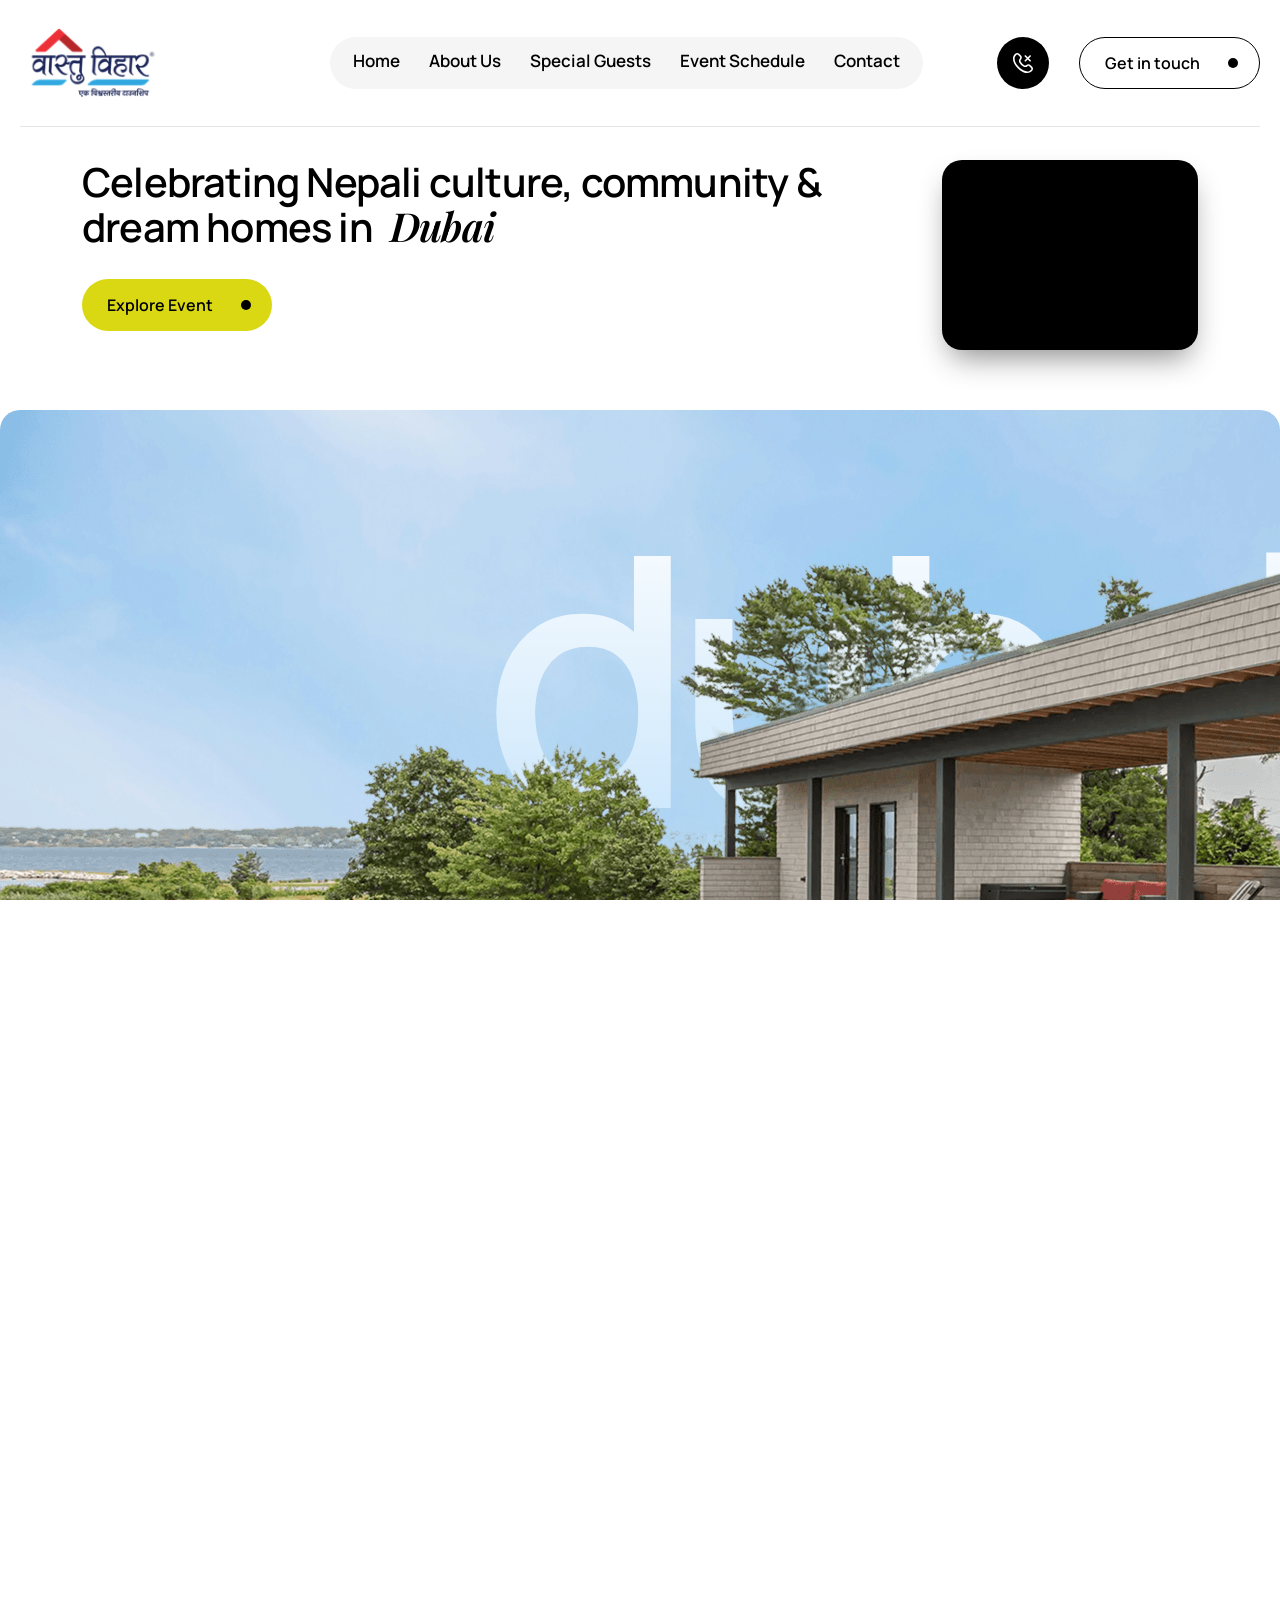
<file: site/index.html>
<!DOCTYPE html>
<html lang="en">

<head>
    <meta charset="UTF-8">
    <meta name="viewport" content="width=device-width, initial-scale=1.0">
    <title>Vastu Vihar Nepal Dubai Event – Connecting Homes, Culture & Community</title>
    <link rel="icon" type="image/x-icon" href="assets/img/logo/favicon.png">
    <link rel="stylesheet" href="assets/css/bootstrap.min.css">
    <link rel="stylesheet" href="assets/css/magnific-popup.css">
    <link rel="stylesheet" href="assets/css/swiper-bundle.min.css">
    <link rel="stylesheet" href="assets/css/font-awesome-pro.css">
    <link rel="stylesheet" href="assets/css/spacing.css">
    <link rel="stylesheet" href="assets/css/main.css?v=15">
</head>

<body class="tp-magic-cursor">

    <!-- header,start  -->
    <header id="header-sticky" class="tp-bg-white tp-header-transparent z-index-10">
        <div class="tp-header-area container-wide">
            <div class="tp-header-border-gray tp-header-spacing">
                <div class="tp-header-wrap">
                    <div class="row gx-0 tp-align-center">
                        <div class="col-xl-3 col-lg-4 col-md-5 col-5">
                            <div class="tp-header-logo">
                                <a href="index.html"><img data-width="145" src="assets/img/logo/vastu-vihar-logo.png"
                                        alt="Vastu Vihar"></a>
                            </div>
                        </div>
                        <div class="col-xl-6 col-lg-2 col-md-1 col-2">
                            <div class="tp-header-menu tp-header-menu-grey tp-text-center d-none d-xl-inline-block">
                                <nav class="tp-mobile-menu-active">
                                    <ul>
                                        <li><a href="index.html">Home</a></li>
                                        <li><a href="about.html">About Us</a></li>
                                        <li><a href="#special-guests">Special Guests</a></li>
                                        <li><a href="#event-schedule">Event Schedule</a></li>
                                        <li><a href="contact.html">Contact</a></li>
                                    </ul>
                                </nav>
                            </div>
                        </div>
                        <div class="col-xl-3 col-lg-6 col-md-6 col-5">
                            <div class="tp-header-cta tp-flex-center tp-justify-end">
                                <div class="tp-cta-phone tp-header-cta-phone mr-30 d-none d-xl-inline-block">
                                    <a class="tp-flex-center" href="tel:+971585020375">
                                        <span class="tp-cta-phone-icon mr-10">
                                            <svg width="21" height="20" viewBox="0 0 21 20" fill="none"
                                                xmlns="http://www.w3.org/2000/svg">
                                                <path
                                                    d="M14.2719 19.997C11.5252 19.997 8.13976 18.5871 4.77463 15.222C-0.807382 9.64238 -1.00729 4.00592 1.67685 1.32259L2.19206 0.807377C2.73505 0.289145 3.45681 0 4.20741 0C4.95801 0 5.67976 0.289145 6.22275 0.807377L8.01055 2.59518C8.53824 3.12648 8.83648 3.84357 8.84119 4.59237C8.8459 5.34118 8.55671 6.06196 8.03574 6.59986C7.74724 6.88766 7.56689 7.26621 7.52514 7.67157C7.48339 8.07694 7.5828 8.4843 7.80658 8.82486C8.24476 9.48639 8.74961 10.1013 9.31321 10.6598C9.87764 11.229 10.499 11.7388 11.1677 12.1811C11.5048 12.4084 11.9106 12.5111 12.3154 12.4717C12.7201 12.4322 13.0984 12.253 13.3853 11.9649C13.9229 11.4412 14.6447 11.1495 15.3952 11.1527C16.1458 11.1559 16.865 11.4537 17.3981 11.982L19.1859 13.7698C19.72 14.3047 20.0199 15.0297 20.0199 15.7855C20.0199 16.5414 19.72 17.2663 19.1859 17.8013L18.6707 18.3165C18.0854 18.8741 17.3952 19.3098 16.64 19.5983C15.8849 19.8868 15.0799 20.0223 14.2719 19.997ZM4.20659 1.59807C4.04583 1.59779 3.8866 1.6293 3.73807 1.69081C3.58953 1.75231 3.45463 1.84259 3.34113 1.95645L2.82592 2.47166C0.713063 4.58452 1.09907 9.24825 5.9237 14.0729C10.7483 18.8975 15.4129 19.2851 17.5257 17.1715L18.0409 16.6563C18.27 16.4261 18.3986 16.1147 18.3986 15.79C18.3986 15.4653 18.27 15.1538 18.0409 14.9237L16.2531 13.1359C16.0247 12.9093 15.7165 12.7812 15.3947 12.7792C15.0729 12.7773 14.7632 12.9015 14.532 13.1253C13.9784 13.6709 13.2546 14.0102 12.4812 14.0867C11.7078 14.1631 10.9315 13.9721 10.2819 13.5455C8.76493 12.5361 7.46317 11.236 6.45191 9.72039C6.0247 9.06913 5.83427 8.29084 5.91254 7.51591C5.9908 6.74098 6.33299 6.01648 6.8818 5.46379C7.10369 5.23255 7.22623 4.92362 7.2232 4.60315C7.22016 4.28267 7.09178 3.97613 6.86555 3.74913L5.07774 1.96132C4.96397 1.84591 4.82833 1.75433 4.67875 1.69196C4.52917 1.62959 4.36866 1.59767 4.20659 1.59807Z"
                                                    fill="currentcolor" />
                                                <path
                                                    d="M17.1312 8.53397C16.9157 8.53392 16.7091 8.44827 16.5567 8.29586L11.7979 3.53949C11.7203 3.46453 11.6584 3.37486 11.6158 3.27571C11.5732 3.17657 11.5508 3.06993 11.5498 2.96203C11.5489 2.85413 11.5695 2.74712 11.6103 2.64725C11.6512 2.54738 11.7115 2.45665 11.7878 2.38035C11.8641 2.30405 11.9549 2.24371 12.0547 2.20285C12.1546 2.16199 12.2616 2.14143 12.3695 2.14236C12.4774 2.1433 12.584 2.16572 12.6832 2.20831C12.7823 2.2509 12.872 2.31281 12.947 2.39042L17.7058 7.15248C17.8194 7.26613 17.8968 7.41091 17.9281 7.56853C17.9594 7.72614 17.9433 7.88951 17.8819 8.03798C17.8204 8.18644 17.7162 8.31335 17.5826 8.40264C17.449 8.49194 17.2919 8.53962 17.1312 8.53965V8.53397Z"
                                                    fill="currentcolor" />
                                                <path
                                                    d="M12.373 8.53401C12.2123 8.53398 12.0552 8.4863 11.9216 8.397C11.788 8.30771 11.6839 8.1808 11.6224 8.03234C11.5609 7.88387 11.5448 7.7205 11.5762 7.56289C11.6075 7.40527 11.6849 7.26049 11.7985 7.14684L16.5573 2.39047C16.7106 2.24244 16.9158 2.16053 17.1289 2.16238C17.342 2.16424 17.5458 2.2497 17.6965 2.40037C17.8471 2.55104 17.9326 2.75486 17.9344 2.96793C17.9363 3.181 17.8544 3.38628 17.7064 3.53954L12.9475 8.29916C12.7947 8.45038 12.5881 8.53483 12.373 8.53401Z"
                                                    fill="currentcolor" />
                                            </svg>
                                        </span>
                                        <samp class="d-none d-xxl-flex ">+971 58 502 0375</samp>
                                    </a>
                                </div>
                                <div class="tp-header-cta-button d-none d-md-inline-block">
                                    <a href="contact.html" class="tp-btn tp-btn-border">
                                        <span class="tp-btn-text">Get in touch</span>
                                        <span class="tp-btn-icon">
                                            <svg width="12" height="12" viewBox="0 0 12 12" fill="none"
                                                xmlns="http://www.w3.org/2000/svg">
                                                <path d="M0.75 10.75L10.75 0.75" stroke="currentcolor"
                                                    stroke-width="1.5" stroke-linecap="round" stroke-linejoin="round" />
                                                <path d="M0.75 0.75H10.75V10.75" stroke="currentcolor"
                                                    stroke-width="1.5" stroke-linecap="round" stroke-linejoin="round" />
                                            </svg>
                                        </span>
                                    </a>
                                </div>
                                <div class="tp-header-bar d-xl-none">
                                    <button class="header-sidebar-btn tp-offcanvas-toogle ml-10">
                                        <span></span>
                                        <span></span>
                                    </button>
                                </div>
                            </div>
                        </div>
                    </div>
                </div>
            </div>
        </div>
    </header>
    <!-- header,end  -->

    <!-- preloader,start  -->
    <div id="loading">
        <div id="loading-center">
            <div id="loading-center-absolute">
                <div class="object" id="object_four"></div>
                <div class="object" id="object_three"></div>
                <div class="object" id="object_two"></div>
                <div class="object" id="object_one"></div>
            </div>
        </div>
    </div>
    <!-- preloader,end  -->

    <!-- Begin magic cursor -->
    <div id="magic-cursor" class="cursor-black-bg">
        <div id="ball"></div>
    </div>
    <!-- End magic cursor -->

    <!-- back to top start -->
    <div class="back-to-top-wrapper">
        <button id="back_to_top" type="button" class="back-to-top-btn">
            <svg width="12" height="7" viewBox="0 0 12 7" fill="none" xmlns="http://www.w3.org/2000/svg">
                <path d="M11 6L6 1L1 6" stroke="currentColor" stroke-width="1.5" stroke-linecap="round"
                    stroke-linejoin="round" />
            </svg>
        </button>
    </div>
    <!-- back to top end -->

    <!-- offcanvas-start -->
    <section class="tp-offcanvas">
        <div class="tp-offcanvas-wrapper">
            <div class="tp-offcanvas-header d-flex align-items-center justify-content-between mb-40">
                <div class="tp-offcanvas-logo">
                    <a href="index.html"><img data-width="145" src="assets/img/logo/vastu-vihar-logo.png" alt="Vastu Vihar"></a>
                </div>
                <div class="tp-offcanvas-button">
                    <button class="tp-offcanvas-button-close tp-offcanvas-close-toggle"><i class="fas fa-times"></i>
                    </button>
                </div>
            </div>
            <div class="tp-offcanvas-menu mb-30">
                <nav></nav>
            </div>
            <div class="tp-offcanvas-content mb-30">
                <h3 class="tp-offcanvas-title mb-7">Let’s make Real</h3>
                <p class="m-0">We are a privately owned real estate company dedicated to delivering innovative property
                    solutions across the globe.</p>
            </div>
            <div class="tp-offcanvas-gallery mb-30">
                <a class="popup-image" href="assets/img/project/project-gullary-1.jpg"><img
                        src="assets/img/project/project-gullary-1.jpg" alt=""></a>
                <a class="popup-image" href="assets/img/project/project-gullary-2.jpg"><img
                        src="assets/img/project/project-gullary-2.jpg" alt=""></a>
                <a class="popup-image" href="assets/img/project/project-gullary-3.jpg"><img
                        src="assets/img/project/project-gullary-3.jpg" alt=""></a>
                <a class="popup-image" href="assets/img/project/project-gullary-1.jpg"><img
                        src="assets/img/project/project-gullary-1.jpg" alt=""></a>
            </div>
            <div class="tp-offcanvas-cta mb-30">
                <h3 class="tp-offcanvas-title mb-7">Information</h3>
                <ul>
                    <li><a href="tel:+971585020375">+971 58 502 0375</a></li>
                    <li><a href="mailto:event@vastuvihar.org">event@vastuvihar.org</a></li>
                </ul>
            </div>
            <div class="tp-offcanvas-contect-social">
                <ul>
                    <li><a href="#">
                            <svg width="8" height="15" viewBox="0 0 8 15" fill="none"
                                xmlns="http://www.w3.org/2000/svg">
                                <path
                                    d="M8 0H5.81818C4.85376 0 3.92883 0.383116 3.24688 1.06507C2.56493 1.74702 2.18182 2.67194 2.18182 3.63636V5.81818H0V8.72727H2.18182V14.5455H5.09091V8.72727H7.27273L8 5.81818H5.09091V3.63636C5.09091 3.44348 5.16753 3.25849 5.30392 3.1221C5.44031 2.98571 5.6253 2.90909 5.81818 2.90909H8V0Z"
                                    fill="currentcolor"></path>
                            </svg>
                        </a></li>
                    <li><a href="#">
                            <svg width="15" height="12" viewBox="0 0 15 12" fill="none"
                                xmlns="http://www.w3.org/2000/svg">
                                <path
                                    d="M14.7127 0.00672484C14.0723 0.458456 13.3632 0.803959 12.6128 1.02993C12.21 0.566818 11.6748 0.238578 11.0794 0.0896016C10.484 -0.0593751 9.85717 -0.021901 9.28377 0.196956C8.71036 0.415812 8.21801 0.805492 7.87329 1.31329C7.52857 1.82109 7.34812 2.42251 7.35635 3.0362V3.70496C6.18109 3.73544 5.01654 3.47478 3.96642 2.94622C2.91629 2.41765 2.01318 1.63758 1.33752 0.675484C1.33752 0.675484 -1.33752 6.69432 4.68131 9.36935C3.30402 10.3043 1.66331 10.773 0 10.7069C6.01883 14.0507 13.3752 10.7069 13.3752 3.01614C13.3746 2.82986 13.3567 2.64404 13.3217 2.46107C14.0042 1.78796 14.4859 0.938114 14.7127 0.00672484Z"
                                    fill="currentcolor"></path>
                            </svg>
                        </a></li>
                    <li><a href="#">
                            <svg width="14" height="14" viewBox="0 0 14 14" fill="none"
                                xmlns="http://www.w3.org/2000/svg">
                                <path
                                    d="M9.79961 4.2002C10.9135 4.2002 11.9818 4.64269 12.7695 5.43035C13.5571 6.218 13.9996 7.28629 13.9996 8.4002V13.3002H11.1996V8.4002C11.1996 8.02889 11.0521 7.6728 10.7896 7.41025C10.527 7.1477 10.1709 7.0002 9.79961 7.0002C9.42831 7.0002 9.07221 7.1477 8.80966 7.41025C8.54711 7.6728 8.39961 8.02889 8.39961 8.4002V13.3002H5.59961V8.4002C5.59961 7.28629 6.04211 6.218 6.82976 5.43035C7.61741 4.64269 8.6857 4.2002 9.79961 4.2002Z"
                                    fill="currentcolor"></path>
                                <path d="M2.8 4.90039H0V13.3004H2.8V4.90039Z" fill="currentcolor"></path>
                                <path
                                    d="M1.4 2.8C2.1732 2.8 2.8 2.1732 2.8 1.4C2.8 0.626801 2.1732 0 1.4 0C0.626801 0 0 0.626801 0 1.4C0 2.1732 0.626801 2.8 1.4 2.8Z"
                                    fill="currentcolor"></path>
                            </svg>
                        </a></li>
                    <li><a href="#">
                            <svg width="15" height="10" viewBox="0 0 15 10" fill="none"
                                xmlns="http://www.w3.org/2000/svg">
                                <path
                                    d="M13.9331 1.56533C13.8563 1.25835 13.6998 0.977084 13.4794 0.749939C13.2591 0.522795 12.9827 0.357817 12.6782 0.271669C11.5657 5.78312e-08 7.11551 0 7.11551 0C7.11551 0 2.66531 1.92771e-08 1.55276 0.297542C1.24827 0.38369 0.971895 0.548668 0.751564 0.775813C0.531234 1.00296 0.374748 1.28422 0.297912 1.5912C0.094299 2.72028 -0.00529911 3.86566 0.000369757 5.01294C-0.00688814 6.16885 0.0927163 7.32296 0.297912 8.46054C0.38262 8.75799 0.542612 9.02855 0.762429 9.24611C0.982246 9.46366 1.25446 9.62084 1.55276 9.70246C2.66531 10 7.11551 10 7.11551 10C7.11551 10 11.5657 10 12.6782 9.70246C12.9827 9.61631 13.2591 9.45133 13.4794 9.22419C13.6998 8.99704 13.8563 8.71578 13.9331 8.4088C14.1351 7.28822 14.2347 6.15157 14.2306 5.01294C14.2379 3.85702 14.1383 2.70291 13.9331 1.56533Z"
                                    fill="currentcolor"></path>
                                <path d="M5.66016 7.12773L9.37943 5.0126L5.66016 2.89746V7.12773Z" fill="white"></path>
                            </svg>
                        </a></li>
                </ul>
            </div>
        </div>
    </section>
    <div class="tp-offcanvas-overlay"></div>
    <!-- offcanvas-start -->

    <div id="smooth-wrapper">
        <div id="smooth-content">
            <!-- main,start  -->
            <main>
                <!-- hero-vide-area,start  -->
                <section class="tp-hero-video-area tp-hero-video-spacing pb-60 fix">
                    <div class="container">
                        <div class="row">
                            <div class="col-xl-9 col-md-8">
                                <div class="tp-section-title-wrap tp-hero-video-heading mb-30">
                                    <h2 class="tp-section-title tp-section-title-mid tp_fade_anim" data-delay=".3"
                                        data-duration=".9">Celebrating Nepali culture, community & <br>
                                        dream homes in <span>Dubai</span></h2>
                                </div>
                                <div class="tp-hero-video-button tp_fade_anim" data-delay=".5" data-duration=".9">
                                    <a href="#event-schedule" class="tp-btn">
                                        <span class="tp-btn-text">Explore Event</span>
                                        <span class="tp-btn-icon">
                                            <svg width="12" height="12" viewBox="0 0 12 12" fill="none"
                                                xmlns="http://www.w3.org/2000/svg">
                                                <path d="M0.75 10.75L10.75 0.75" stroke="currentcolor"
                                                    stroke-width="1.5" stroke-linecap="round" stroke-linejoin="round" />
                                                <path d="M0.75 0.75H10.75V10.75" stroke="currentcolor"
                                                    stroke-width="1.5" stroke-linecap="round" stroke-linejoin="round" />
                                            </svg>
                                        </span>
                                    </a>
                                </div>
                            </div>
                            <div class="col-xl-3 col-md-4">
                                <div class="tp-hero-video p-relative tp_fade_anim" data-fade-from="right"
                                    data-delay=".7" data-duration=".9">
                                    <video loop="" muted="" autoplay="" playsinline="">
                                        <source src="https://html.aqlova.com/videos/landor/hero-video.mp4"
                                            type="video/mp4">
                                    </video>
                                </div>
                            </div>
                        </div>
                    </div>
                </section>
                <!-- hero-vide-area,end  -->

                <!-- hero-area,start  -->
                <section class="tp-hero-area">
                    <div class="container-wide">
                        <div class="tp-hero-spacing tp-hero-bg moving-text p-relative br-20 fix"
                            data-background="assets/img/hero/hero-bg-1.png">
                            <div class="tp-hero-bg-shape p-absolute">
                                <img src="assets/img/hero/hero-bg-shape.png" alt="">
                            </div>
                            <div class="tp-hero-back-text-position wrapper-text d-none d-md-block">
                                <h3 class="tp-hero-back-text"><span>dubai</span></h3>
                            </div>
                            <div class="container p-relative">
                                <div class="tp-feature tp_fade_anim" data-duration=".9">
                                    <div class="row tp-feature-end">
                                        <div class="col-xl-4 col-lg-4">
                                            <div class="tpfeature tp-bg-white mb-30">
                                                <div class="tpfeature__wrap">
                                                    <span class="tpfeature__num">01</span>
                                                    <div class="tpfeature__content">
                                                        <h4 class="tpfeature__title">Discover Your Next Home</h4>
                                                        <p class="tpfeature__deg">Explore premium Vastu Vihar properties and exciting opportunities in India.</p>
                                                    </div>
                                                </div>
                                            </div>
                                        </div>
                                        <div class="col-xl-4 col-lg-4">
                                            <div class="tpfeature tp-bg-white active mb-30">
                                                <div class="tpfeature__wrap">
                                                    <span class="tpfeature__num">02</span>
                                                    <div class="tpfeature__content">
                                                        <h4 class="tpfeature__title">Experience Nepal, Differently</h4>
                                                        <p class="tpfeature__deg">Celebrate Nepali culture with music, entertainment, games and live experiences.</p>
                                                    </div>
                                                </div>
                                            </div>
                                        </div>
                                        <div class="col-xl-4 col-lg-4">
                                            <div class="tpfeature tp-bg-white mb-30">
                                                <div class="tpfeature__wrap">
                                                    <span class="tpfeature__num">03</span>
                                                    <div class="tpfeature__content">
                                                        <h4 class="tpfeature__title">Connect. Explore. Celebrate.</h4>
                                                        <p class="tpfeature__deg">Meet the community, interact with influencers and enjoy exclusive event experiences.</p>
                                                    </div>
                                                </div>
                                            </div>
                                        </div>
                                    </div>
                                </div>
                            </div>
                        </div>
                    </div>
                </section>
                <!-- hero-area,end  -->

                <!-- about-area,start  -->
                <section class="tp-about-area tp-about-spacing fix">
                    <div class="container">
                        <div class="tp-about-heading pb-65">
                            <div class="row">
                                <div class="col-xl-8 col-md-7">
                                    <div class="tp-section-title-wrap tp_fade_anim" data-duration=".9">
                                        <span class="tp-section-sub-title mb-12">About Vastu Vihar</span>
                                        <h2 class="tp-section-title">A trusted legacy of creating homes that turn <br>
                                            aspirations into <span>lasting value</span></h2>
                                    </div>
                                </div>
                                <div class="col-xl-4 col-md-5">
                                    <div class="tp-about-badge-wrap tp-flex-center tp-justify-end pt-15 "
                                        data-duration=".9" data-delay=".6" data-fade-from="right">
                                        <div class="tp-about-badge tp-text-center tp-bg-orange tp-about-badge-right">
                                            <div class="tp-about-badge-content">
                                                <span class="tp-text-white"><span>Since</span>
                                                </span>
                                                <h3 class="tp-about-badge-title tp-text-white">1994</h3>
                                            </div>
                                        </div>
                                        <div class="tp-about-badge tp-bg-gray tp-text-center tp-about-badge-opacity">
                                            <div class="tp-about-badge-content" style="padding-left: 25px;">
                                                <span class="tp-text-body"><span>Homes</span>
                                                </span>
                                                <h3 class="tp-about-badge-title tp-text-body" style="font-size: 23px; letter-spacing: -0.05em;">30,000+</h3>
                                            </div>
                                        </div>
                                    </div>
                                </div>
                            </div>
                        </div>
                        <div class="row">
                            <div class="col-lg-6">
                                <div class="tp-about-video tp-flex-center tp_fade_anim" data-delay=".3"
                                    data-duration=".9">
                                    <div class="tp-about-thumb flex-auto anim-zoomin-wrap">
                                        <img class="anim-zoomin" src="assets/img/about/about-thumb.jpg?v=1" alt="">
                                    </div>
                                    <div class="tp-about-video-main tp-text-center tp-w-100">
                                        <a href="https://www.youtube.com/watch?v=ZXvQzO6C-qc"
                                            class="tp-about-play pulse-animation popup-video">
                                            <svg width="15" height="18" viewBox="0 0 15 18" fill="none"
                                                xmlns="http://www.w3.org/2000/svg">
                                                <path d="M15 8.66028L0 17.3205L0 2.38419e-05L15 8.66028Z"
                                                    fill="currentcolor" />
                                            </svg>
                                        </a>
                                        <h3 class="tp-about-play-title pt-40">We create spaces <br>
                                            that feel like home</h3>
                                    </div>
                                </div>
                            </div>
                            <div class="col-lg-6">
                                <div class="tp-about-content pl-50 ml-35">
                                    <div class="tp-about-deg tp-about-deg-border pb-65 mb-35 tp_fade_anim"
                                        data-duration=".9" data-delay=".1">
                                        <p class="mb-30">Meet Vastu Vihar at our exclusive Nepal event and discover thoughtfully designed homes and property opportunities across India. Explore our projects, understand your options, and connect directly with the Vastu Vihar team.</p>
                                        <h4 class="tp-about-border-text p-relative"><a href="#projects">Discover your next property opportunity →</a>
                                        </h4>
                                    </div>
                                    <div class="row tp-align-center tp_fade_anim" data-duration=".9" data-delay=".3">
                                        <div class="col-md-6">
                                            <p class="tp-about-cta-deg">Want to know more about our projects? <br>Connect with our team and explore the right opportunity for you.</p>
                                        </div>
                                        <div class="col-md-6">
                                            <div class="tp-cta-phone tp-cta-phone-mid">
                                                <a class="tp-flex-center" href="tel:+971585020375">
                                                    <span class="tp-cta-phone-icon tp-cta-phone-icon-mid mr-10">
                                                        <svg width="16" height="16" viewBox="0 0 16 16" fill="none"
                                                            xmlns="http://www.w3.org/2000/svg">
                                                            <path
                                                                d="M12.496 7.00013C12.152 7.00013 11.88 6.72013 11.88 6.38414C11.88 6.08814 11.584 5.47214 11.088 4.93614C10.6 4.41615 10.064 4.11215 9.616 4.11215C9.272 4.11215 9 3.83215 9 3.49615C9 3.16016 9.28 2.88016 9.616 2.88016C10.416 2.88016 11.256 3.31215 11.992 4.08815C12.68 4.81615 13.12 5.72014 13.12 6.37614C13.12 6.72013 12.84 7.00013 12.496 7.00013Z"
                                                                fill="currentcolor" />
                                                            <path
                                                                d="M15.3823 6.99996C15.0383 6.99996 14.7663 6.71996 14.7663 6.38396C14.7663 3.54398 12.4543 1.23999 9.62234 1.23999C9.27835 1.23999 9.00635 0.959994 9.00635 0.623996C9.00635 0.287998 9.27835 0 9.61434 0C13.1343 0 15.9983 2.86398 15.9983 6.38396C15.9983 6.71996 15.7183 6.99996 15.3823 6.99996Z"
                                                                fill="currentcolor" />
                                                            <path
                                                                d="M7.83195 9.76794L5.21597 12.3839C4.92797 12.1279 4.64797 11.8639 4.37597 11.5919C3.55198 10.7599 2.80798 9.88794 2.14399 8.97594C1.48799 8.06395 0.959994 7.15196 0.575996 6.24796C0.191999 5.33597 0 4.46397 0 3.63198C0 3.08798 0.0959993 2.56798 0.287998 2.08799C0.479997 1.59999 0.783995 1.15199 1.20799 0.751995C1.71999 0.247999 2.27999 0 2.87198 0C3.09598 0 3.31998 0.0479998 3.51998 0.143999C3.72798 0.239999 3.91198 0.383998 4.05597 0.591996L5.91196 3.20798C6.05596 3.40798 6.15996 3.59198 6.23196 3.76798C6.30396 3.93598 6.34396 4.10397 6.34396 4.25597C6.34396 4.44797 6.28796 4.63997 6.17596 4.82397C6.07196 5.00797 5.91996 5.19997 5.72796 5.39197L5.11997 6.02396C5.03197 6.11196 4.99197 6.21596 4.99197 6.34396C4.99197 6.40796 4.99997 6.46396 5.01597 6.52796C5.03997 6.59196 5.06397 6.63996 5.07997 6.68796C5.22397 6.95196 5.47197 7.29596 5.82396 7.71195C6.18396 8.12795 6.56796 8.55195 6.98396 8.97594C7.27195 9.25594 7.55195 9.52794 7.83195 9.76794Z"
                                                                fill="currentcolor" />
                                                            <path
                                                                d="M15.977 13.064C15.977 13.288 15.937 13.52 15.857 13.744C15.833 13.808 15.809 13.872 15.777 13.936C15.641 14.224 15.465 14.496 15.233 14.752C14.841 15.184 14.409 15.496 13.921 15.696C13.913 15.696 13.905 15.704 13.897 15.704C13.425 15.8959 12.913 15.9999 12.361 15.9999C11.545 15.9999 10.673 15.808 9.75303 15.416C8.83304 15.024 7.91304 14.496 7.00105 13.832C6.68905 13.6 6.37705 13.368 6.08105 13.12L8.69704 10.504C8.92104 10.672 9.12103 10.8 9.28903 10.888C9.32903 10.904 9.37703 10.928 9.43303 10.952C9.49703 10.976 9.56103 10.984 9.63303 10.984C9.76903 10.984 9.87303 10.936 9.96103 10.848L10.569 10.248C10.769 10.048 10.961 9.89599 11.145 9.79999C11.329 9.68799 11.513 9.63199 11.713 9.63199C11.865 9.63199 12.025 9.66399 12.201 9.73599C12.377 9.80799 12.561 9.91199 12.761 10.048L15.409 11.928C15.617 12.072 15.761 12.24 15.849 12.44C15.929 12.64 15.977 12.84 15.977 13.064Z"
                                                                fill="currentcolor" />
                                                        </svg>
                                                    </span>
                                                    Talk to our team
                                                </a>
                                            </div>
                                        </div>
                                    </div>
                                    <div class="tp-about-btn pt-40 tp_fade_anim" data-duration=".9" data-delay=".3"
                                        data-ease="bounce">
                                        <a href="#projects" class="tp-btn">
                                            <span class="tp-btn-text">Explore Projects</span>
                                            <span class="tp-btn-icon">
                                                <svg width="12" height="12" viewBox="0 0 12 12" fill="none"
                                                    xmlns="http://www.w3.org/2000/svg">
                                                    <path d="M0.75 10.75L10.75 0.75" stroke="currentcolor"
                                                        stroke-width="1.5" stroke-linecap="round"
                                                        stroke-linejoin="round" />
                                                    <path d="M0.75 0.75H10.75V10.75" stroke="currentcolor"
                                                        stroke-width="1.5" stroke-linecap="round"
                                                        stroke-linejoin="round" />
                                                </svg>
                                            </span>
                                        </a>
                                    </div>
                                </div>
                            </div>
                        </div>
                    </div>
                </section>
                <!-- about-area,end  -->

                <!-- misson-area,start  -->
                <section class="tp-misson-area char-animate-wrap" id="lp-scene">
                    <div class="container">
                        <div class="tp-misson-spacing p-relative">
                            <div class="row tp-justyfy-center">
                                <div class="col-xl-11 col-lg-10">
                                    <div class="tp-misson-heading ml-25 z-index-2">
                                        <h2 class="tp-section-title tp-section-title-larg char-animate">Where Nepal meets
                                            new possibilities, and every connection leads to
                                            a <b class="tp-text-orange fw-500 ml-10">better</b><span
                                                class="tp-text-orange fw-500">way of living</span></h2>
                                    </div>
                                </div>
                            </div>
                            <div class="tp-misson-back-shape d-none d-md-inline-block">
                                <img src="assets/img/misson/misson-shape.png" alt=""
                                    class="tp-misson-shape-back p-absolute">
                            </div>
                            <div class="tp-misson-shape d-none d-md-inline-block">
                                <div class="tp-misson-shape-1 br-20 p-absolute lp-card" data-lp-speed="1"
                                    data-lp-max-x="20" data-lp-max-y="20">
                                    <img src="assets/img/misson/misson-img-1.jpg?v=1" alt="">
                                </div>
                                <div class="tp-misson-shape-2 br-20 p-absolute lp-card" data-lp-speed="1"
                                    data-lp-max-x="25" data-lp-max-y="15">
                                    <img src="assets/img/misson/misson-img-2.jpg?v=1" alt="">
                                </div>
                                <div class="tp-misson-shape-3 br-20 p-absolute lp-card" data-lp-speed="1"
                                    data-lp-max-x="10" data-lp-max-y="20">
                                    <img src="assets/img/misson/misson-img-3.jpg?v=1" alt="">
                                </div>
                                <div class="tp-misson-shape-4 br-20 p-absolute lp-card" data-lp-speed="1"
                                    data-lp-max-x="15" data-lp-max-y="-30">
                                    <img src="assets/img/misson/misson-img-4.jpg?v=1" alt="">
                                </div>
                                <div class="tp-misson-shape-5 br-20 p-absolute lp-card" data-lp-speed="1"
                                    data-lp-max-x="20" data-lp-max-y="20">
                                    <img src="assets/img/misson/misson-img-5.jpg?v=1" alt="">
                                </div>
                            </div>
                        </div>
                    </div>
                </section>
                <!-- misson-area,end  -->

                <!-- services-area,start  -->
                <section class="tp-services-area default-margin br-20 tp-bg-black tp-services-spacing fix">
                    <div class="container">
                        <div class="tp-services-heading mb-60">
                            <div class="row tp-align-end">
                                <div class="col-md-7">
                                    <div class="tp-section-title-wrap tp_fade_anim" data-dure=".9">
                                        <span class="tp-section-sub-title tp-section-sub-title-sec mb-15">What You'll Discover</span>
                                        <h2 class="tp-section-title tp-text-white margin-0">Explore homes, communities and property opportunities with <span>Vastu Vihar</span></h2>
                                    </div>
                                </div>
                                <div class="col-md-5">
                                    <div class="tp-services-btn tp-flex tp-justify-end tp_fade_anim" data-delay=".2"
                                        data-duration=".9" data-ease="bounce">
                                        <a href="#projects" class="tp-btn tp-btn-white">
                                            <span class="tp-btn-text">Explore Vastu Vihar</span>
                                            <span class="tp-btn-icon">
                                                <svg width="12" height="12" viewBox="0 0 12 12" fill="none"
                                                    xmlns="http://www.w3.org/2000/svg">
                                                    <path d="M0.75 10.75L10.75 0.75" stroke="currentcolor"
                                                        stroke-width="1.5" stroke-linecap="round"
                                                        stroke-linejoin="round" />
                                                    <path d="M0.75 0.75H10.75V10.75" stroke="currentcolor"
                                                        stroke-width="1.5" stroke-linecap="round"
                                                        stroke-linejoin="round" />
                                                </svg>
                                            </span>
                                        </a>
                                    </div>
                                </div>
                            </div>
                        </div>
                        <div class="tp-services" id="accordionExample">
                            <div class="tp-services-item tp_fade_anim" data-delay=".2" data-duration=".9">
                                <div class="tp-services-header" id="headingOne">
                                    <div class="tp-services-button collapsed" data-bs-toggle="collapse"
                                        data-bs-target="#collapseOne" role="button" aria-expanded="true"
                                        aria-controls="collapseOne">
                                        <div class="tp-services-header">
                                            <div class="row tp-align-center">
                                                <div class="col-lg-6 col-md-3 col-2">
                                                    <span class="tp-services-num tp-text-white">01</span>
                                                </div>
                                                <div class="col-lg-6 col-md-9 col-10">
                                                    <div
                                                        class="tp-services-heading-wrap tp-flex-center tp-justify-between">
                                                        <h3 class="tp-services-title tp-text-white tp-fs-24">Homes for Every Family</h3>
                                                        <svg width="14" height="14" viewBox="0 0 14 14" fill="none"
                                                            xmlns="http://www.w3.org/2000/svg">
                                                            <path
                                                                d="M7.00002 14C6.47458 14 6.04883 13.5742 6.04883 13.0488V0.95119C6.04883 0.425753 6.47458 0 7.00002 0C7.52546 0 7.95121 0.425753 7.95121 0.95119V13.0488C7.95121 13.5742 7.52546 14 7.00002 14Z"
                                                                fill="white" />
                                                            <path
                                                                d="M13.0488 7.95121H0.95119C0.425753 7.95121 0 7.52546 0 7.00002C0 6.47458 0.425753 6.04883 0.95119 6.04883H13.0488C13.5742 6.04883 14 6.47458 14 7.00002C14 7.52546 13.5742 7.95121 13.0488 7.95121Z"
                                                                fill="white" />
                                                        </svg>
                                                    </div>
                                                </div>
                                            </div>
                                        </div>
                                    </div>
                                </div>
                                <div id="collapseOne" class="accordion-collapse collapse" role="region"
                                    aria-labelledby="headingOne" data-bs-parent="#accordionExample">
                                    <div class="tp-services-body">
                                        <div class="row">
                                            <div class="col-xl-2 col-md-1 col-sm-2">
                                                <span class="tp-services-num tp-services-num-larg">01</span>
                                            </div>
                                            <div class="col-xl-3 col-md-4 d-none d-md-flex">
                                                <div class="tp-services-img br-20">
                                                    <img src="assets/img/services/services-img-1.jpg?v=1" alt="">
                                                </div>
                                            </div>
                                            <div class="col-xl-7 col-md-7 col-sm-10">
                                                <div class="tp-services-content">
                                                    <div class="tp-services-title-wrap tp-flex tp-justify-between">
                                                        <h3
                                                            class="tp-services-title tp-services-title-larg tp-services-header mb-20">
                                                            <a href="services-details.html">Homes for Every Family</a>
                                                        </h3>
                                                        <svg width="14" height="2" viewBox="0 0 14 2" fill="none"
                                                            xmlns="http://www.w3.org/2000/svg">
                                                            <path
                                                                d="M13.0488 1.90238H0.95119C0.425753 1.90238 0 1.47663 0 0.95119C0 0.425753 0.425753 0 0.95119 0H13.0488C13.5742 0 14 0.425753 14 0.95119C14 1.47663 13.5742 1.90238 13.0488 1.90238Z"
                                                                fill="black" />
                                                        </svg>
                                                    </div>
                                                    <p class="tp-text-black">Homes designed around different lifestyles and budgets. From thoughtfully planned apartments to spacious bungalows and villas, discover a range of options built for modern families.</p>
                                                </div>
                                                <div class="tp-services-meta">
                                                    <span>Bungalows</span>
                                                    <span>Apartments</span>
                                                    <span>Family Homes</span>
                                                </div>
                                            </div>
                                        </div>
                                    </div>
                                </div>
                            </div>
                            <div class="tp-services-item tp_fade_anim" data-delay=".2" data-duration=".9">
                                <div class="tp-services-header" id="heading2">
                                    <div class="tp-services-button" data-bs-toggle="collapse" role="button"
                                        data-bs-target="#collapse2" aria-expanded="true" aria-controls="collapse2">
                                        <div class="tp-services-header">
                                            <div class="row tp-align-center">
                                                <div class="col-lg-6 col-2">
                                                    <span class="tp-services-num tp-text-white">02</span>
                                                </div>
                                                <div class="col-lg-6 col-10">
                                                    <div
                                                        class="tp-services-heading-wrap tp-flex-center tp-justify-between">
                                                        <h3 class="tp-services-title tp-fs-24 tp-text-white">Quality That Lasts</h3>
                                                        <svg width="14" height="14" viewBox="0 0 14 14" fill="none"
                                                            xmlns="http://www.w3.org/2000/svg">
                                                            <path
                                                                d="M7.00002 14C6.47458 14 6.04883 13.5742 6.04883 13.0488V0.95119C6.04883 0.425753 6.47458 0 7.00002 0C7.52546 0 7.95121 0.425753 7.95121 0.95119V13.0488C7.95121 13.5742 7.52546 14 7.00002 14Z"
                                                                fill="white" />
                                                            <path
                                                                d="M13.0488 7.95121H0.95119C0.425753 7.95121 0 7.52546 0 7.00002C0 6.47458 0.425753 6.04883 0.95119 6.04883H13.0488C13.5742 6.04883 14 6.47458 14 7.00002C14 7.52546 13.5742 7.95121 13.0488 7.95121Z"
                                                                fill="white" />
                                                        </svg>
                                                    </div>
                                                </div>
                                            </div>
                                        </div>
                                    </div>
                                </div>
                                <div id="collapse2" class="accordion-collapse collapse show" role="region"
                                    aria-labelledby="heading2" data-bs-parent="#accordionExample">
                                    <div class="tp-services-body">
                                        <div class="row">
                                            <div class="col-xl-2 col-md-1 col-sm-2">
                                                <span class="tp-services-num tp-services-num-larg">02</span>
                                            </div>
                                            <div class="col-xl-3 col-md-4 d-none d-md-flex">
                                                <div class="tp-services-img br-20">
                                                    <img src="assets/img/services/services-img-2.jpg?v=1" alt="">
                                                </div>
                                            </div>
                                            <div class="col-xl-7 col-md-7 col-sm-10">
                                                <div class="tp-services-content">
                                                    <div class="tp-services-title-wrap tp-flex tp-justify-between">
                                                        <h3
                                                            class="tp-services-title tp-services-title-larg tp-services-header mb-20">
                                                            <a href="services-details.html">Quality That Lasts</a>
                                                        </h3>
                                                        <svg width="14" height="2" viewBox="0 0 14 2" fill="none"
                                                            xmlns="http://www.w3.org/2000/svg">
                                                            <path
                                                                d="M13.0488 1.90238H0.95119C0.425753 1.90238 0 1.47663 0 0.95119C0 0.425753 0.425753 0 0.95119 0H13.0488C13.5742 0 14 0.425753 14 0.95119C14 1.47663 13.5742 1.90238 13.0488 1.90238Z"
                                                                fill="black" />
                                                        </svg>
                                                    </div>
                                                    <p class="tp-text-black">Built with a strong focus on quality, durability and safety. Vastu Vihar combines modern construction practices with technologies designed to create homes that stand the test of time.</p>
                                                </div>
                                                <div class="tp-services-meta">
                                                    <span>Quality Construction</span>
                                                    <span>Safety</span>
                                                    <span>Durability</span>
                                                </div>
                                            </div>
                                        </div>
                                    </div>
                                </div>
                            </div>
                            <div class="tp-services-item active tp_fade_anim" data-delay=".2" data-duration=".9">
                                <div class="tp-services-header" id="heading3">
                                    <div class="tp-services-button collapsed" data-bs-toggle="collapse" role="button"
                                        data-bs-target="#collapse3" aria-expanded="true" aria-controls="collapse3">
                                        <div class="tp-services-header">
                                            <div class="row tp-align-center">
                                                <div class="col-lg-6 col-2">
                                                    <span class="tp-services-num tp-text-white">03</span>
                                                </div>
                                                <div class="col-lg-6 col-10">
                                                    <div
                                                        class="tp-services-heading-wrap tp-flex-center tp-justify-between">
                                                        <h3 class="tp-services-title tp-fs-24 tp-text-white">Communities, Not Just Homes</h3>
                                                        <svg width="14" height="14" viewBox="0 0 14 14" fill="none"
                                                            xmlns="http://www.w3.org/2000/svg">
                                                            <path
                                                                d="M7.00002 14C6.47458 14 6.04883 13.5742 6.04883 13.0488V0.95119C6.04883 0.425753 6.47458 0 7.00002 0C7.52546 0 7.95121 0.425753 7.95121 0.95119V13.0488C7.95121 13.5742 7.52546 14 7.00002 14Z"
                                                                fill="white" />
                                                            <path
                                                                d="M13.0488 7.95121H0.95119C0.425753 7.95121 0 7.52546 0 7.00002C0 6.47458 0.425753 6.04883 0.95119 6.04883H13.0488C13.5742 6.04883 14 6.47458 14 7.00002C14 7.52546 13.5742 7.95121 13.0488 7.95121Z"
                                                                fill="white" />
                                                        </svg>
                                                    </div>
                                                </div>
                                            </div>
                                        </div>
                                    </div>
                                </div>
                                <div id="collapse3" class="accordion-collapse collapse" role="region"
                                    aria-labelledby="heading3" data-bs-parent="#accordionExample">
                                    <div class="tp-services-body">
                                        <div class="row">
                                            <div class="col-xl-2 col-md-1 col-sm-2">
                                                <span class="tp-services-num tp-services-num-larg">03</span>
                                            </div>
                                            <div class="col-xl-3 col-md-4 d-none d-md-flex">
                                                <div class="tp-services-img br-20">
                                                    <img src="assets/img/services/services-img-3.jpg?v=1" alt="">
                                                </div>
                                            </div>
                                            <div class="col-xl-7 col-md-7 col-sm-10">
                                                <div class="tp-services-content">
                                                    <div class="tp-services-title-wrap tp-flex tp-justify-between">
                                                        <h3
                                                            class="tp-services-title tp-services-title-larg tp-services-header mb-20">
                                                            <a href="services-details.html">Communities, Not Just Homes</a>
                                                        </h3>
                                                        <svg width="14" height="2" viewBox="0 0 14 2" fill="none"
                                                            xmlns="http://www.w3.org/2000/svg">
                                                            <path
                                                                d="M13.0488 1.90238H0.95119C0.425753 1.90238 0 1.47663 0 0.95119C0 0.425753 0.425753 0 0.95119 0H13.0488C13.5742 0 14 0.425753 14 0.95119C14 1.47663 13.5742 1.90238 13.0488 1.90238Z"
                                                                fill="black" />
                                                        </svg>
                                                    </div>
                                                    <p class="tp-text-black">More than a house, Vastu Vihar creates spaces where families can live, grow and connect—with thoughtfully planned communities and everyday conveniences.</p>
                                                </div>
                                                <div class="tp-services-meta">
                                                    <span>Community Living</span>
                                                    <span>Open Spaces</span>
                                                    <span>Lifestyle</span>
                                                </div>
                                            </div>
                                        </div>
                                    </div>
                                </div>
                            </div>
                            <div class="tp-services-item tp_fade_anim" data-delay=".2" data-duration=".9">
                                <div class="tp-services-header" id="heading4">
                                    <div class="tp-services-button collapsed" data-bs-toggle="collapse" role="button"
                                        data-bs-target="#collapse4" aria-expanded="true" aria-controls="collapse4">
                                        <div class="tp-services-header">
                                            <div class="row tp-align-center">
                                                <div class="col-lg-6 col-2">
                                                    <span class="tp-services-num tp-text-white">04</span>
                                                </div>
                                                <div class="col-lg-6 col-10">
                                                    <div
                                                        class="tp-services-heading-wrap tp-flex-center tp-justify-between">
                                                        <h3 class="tp-services-title tp-text-white tp-fs-24">Modern Lifestyle & Amenities</h3>
                                                        <svg width="14" height="14" viewBox="0 0 14 14" fill="none"
                                                            xmlns="http://www.w3.org/2000/svg">
                                                            <path
                                                                d="M7.00002 14C6.47458 14 6.04883 13.5742 6.04883 13.0488V0.95119C6.04883 0.425753 6.47458 0 7.00002 0C7.52546 0 7.95121 0.425753 7.95121 0.95119V13.0488C7.95121 13.5742 7.52546 14 7.00002 14Z"
                                                                fill="white" />
                                                            <path
                                                                d="M13.0488 7.95121H0.95119C0.425753 7.95121 0 7.52546 0 7.00002C0 6.47458 0.425753 6.04883 0.95119 6.04883H13.0488C13.5742 6.04883 14 6.47458 14 7.00002C14 7.52546 13.5742 7.95121 13.0488 7.95121Z"
                                                                fill="white" />
                                                        </svg>
                                                    </div>
                                                </div>
                                            </div>
                                        </div>
                                    </div>
                                </div>
                                <div id="collapse4" class="accordion-collapse collapse" role="region"
                                    aria-labelledby="heading4" data-bs-parent="#accordionExample">
                                    <div class="tp-services-body">
                                        <div class="row">
                                            <div class="col-xl-2 col-md-1 col-sm-2">
                                                <span class="tp-services-num tp-services-num-larg">04</span>
                                            </div>
                                            <div class="col-xl-3 col-md-4 d-none d-md-flex">
                                                <div class="tp-services-img br-20">
                                                    <img src="assets/img/services/services-img-4.jpg?v=1" alt="">
                                                </div>
                                            </div>
                                            <div class="col-xl-7 col-md-7 col-sm-10">
                                                <div class="tp-services-content">
                                                    <div class="tp-services-title-wrap tp-flex tp-justify-between">
                                                        <h3
                                                            class="tp-services-title tp-services-title-larg tp-services-header mb-20">
                                                            <a href="services-details.html">Modern Lifestyle & Amenities</a>
                                                        </h3>
                                                        <svg width="14" height="2" viewBox="0 0 14 2" fill="none"
                                                            xmlns="http://www.w3.org/2000/svg">
                                                            <path
                                                                d="M13.0488 1.90238H0.95119C0.425753 1.90238 0 1.47663 0 0.95119C0 0.425753 0.425753 0 0.95119 0H13.0488C13.5742 0 14 0.425753 14 0.95119C14 1.47663 13.5742 1.90238 13.0488 1.90238Z"
                                                                fill="black" />
                                                        </svg>
                                                    </div>
                                                    <p class="tp-text-black">Experience everyday living with amenities designed around comfort, convenience and well-being—from landscaped parks and children's play areas to swimming pools, security and community spaces.</p>
                                                </div>
                                                <div class="tp-services-meta">
                                                    <span>Amenities</span>
                                                    <span>Wellness</span>
                                                    <span>Security</span>
                                                </div>
                                            </div>
                                        </div>
                                    </div>
                                </div>
                            </div>
                            <div class="tp-services-item tp_fade_anim" data-delay=".2" data-duration=".9">
                                <div class="tp-services-header" id="heading5">
                                    <div class="tp-services-button collapsed" data-bs-toggle="collapse" role="button"
                                        data-bs-target="#collapse5" aria-expanded="true" aria-controls="collapse5">
                                        <div class="tp-services-header">
                                            <div class="row tp-align-center">
                                                <div class="col-lg-6 col-2">
                                                    <span class="tp-services-num tp-text-white">05</span>
                                                </div>
                                                <div class="col-lg-6 col-10">
                                                    <div
                                                        class="tp-services-heading-wrap tp-flex-center tp-justify-between">
                                                        <h3 class="tp-services-title tp-text-white tp-fs-24">A Legacy You Can Trust</h3>
                                                        <svg width="14" height="14" viewBox="0 0 14 14" fill="none"
                                                            xmlns="http://www.w3.org/2000/svg">
                                                            <path
                                                                d="M7.00002 14C6.47458 14 6.04883 13.5742 6.04883 13.0488V0.95119C6.04883 0.425753 6.47458 0 7.00002 0C7.52546 0 7.95121 0.425753 7.95121 0.95119V13.0488C7.95121 13.5742 7.52546 14 7.00002 14Z"
                                                                fill="white" />
                                                            <path
                                                                d="M13.0488 7.95121H0.95119C0.425753 7.95121 0 7.52546 0 7.00002C0 6.47458 0.425753 6.04883 0.95119 6.04883H13.0488C13.5742 6.04883 14 6.47458 14 7.00002C14 7.52546 13.5742 7.95121 13.0488 7.95121Z"
                                                                fill="white" />
                                                        </svg>
                                                    </div>
                                                </div>
                                            </div>
                                        </div>
                                    </div>
                                </div>
                                <div id="collapse5" class="accordion-collapse collapse" role="region"
                                    aria-labelledby="heading5" data-bs-parent="#accordionExample">
                                    <div class="tp-services-body">
                                        <div class="row">
                                            <div class="col-xl-2 col-md-1 col-sm-2">
                                                <span class="tp-services-num tp-services-num-larg">05</span>
                                            </div>
                                            <div class="col-xl-3 col-md-4 d-none d-md-flex">
                                                <div class="tp-services-img br-20">
                                                    <img src="assets/img/services/services-img-1.jpg?v=2" alt="">
                                                </div>
                                            </div>
                                            <div class="col-xl-7 col-md-7 col-sm-10">
                                                <div class="tp-services-content">
                                                    <div class="tp-services-title-wrap tp-flex tp-justify-between">
                                                        <h3
                                                            class="tp-services-title tp-services-title-larg tp-services-header mb-20">
                                                            <a href="services-details.html">A Legacy You Can Trust</a>
                                                        </h3>
                                                        <svg width="14" height="2" viewBox="0 0 14 2" fill="none"
                                                            xmlns="http://www.w3.org/2000/svg">
                                                            <path
                                                                d="M13.0488 1.90238H0.95119C0.425753 1.90238 0 1.47663 0 0.95119C0 0.425753 0.425753 0 0.95119 0H13.0488C13.5742 0 14 0.425753 14 0.95119C14 1.47663 13.5742 1.90238 13.0488 1.90238Z"
                                                                fill="black" />
                                                        </svg>
                                                    </div>
                                                    <p class="tp-text-black">Since 1994, Vastu Vihar has built a strong presence across Eastern India, combining local accessibility with the scale and experience of a leading construction group.</p>
                                                </div>
                                                <div class="tp-services-meta">
                                                    <span>Since 1994</span>
                                                    <span>65+ Cities</span>
                                                    <span>30,000 Homes</span>
                                                </div>
                                            </div>
                                        </div>
                                    </div>
                                </div>
                            </div>
                        </div>
                    </div>
                </section>
                <!-- services-area,end  -->

                <!-- portfolio-area,start  -->
                <section class="tp-portfolio-area tp-portfolio-spacing portfolio-area fix">
                    <div class="container p-relative ">
                        <div class="tp-portfolio-back-text d-none d-lg-inline-block portfolio-text" style="white-space: nowrap; line-height: 1;">Vastu Vihar</div>
                        <div class="row">
                            <div class="col-lg-7">
                                <div class="tpportfolio tpportfolio__mr">
                                    <div class="tpportfolio__thumb tp-text-center p-relative mb-30">
                                        <img src="assets/img/portfolio/portfolio-thumb-1.jpg?v=2" alt="">
                                        <div class="tpportfolio__button p-absolute">
                                            <a href="project-details.html">
                                                <svg width="22" height="22" viewBox="0 0 22 22" fill="none"
                                                    xmlns="http://www.w3.org/2000/svg">
                                                    <path d="M1 21L21 1" stroke="currentcolor" stroke-width="2"
                                                        stroke-linecap="round" stroke-linejoin="round" />
                                                    <path d="M1 1H21V21" stroke="currentcolor" stroke-width="2"
                                                        stroke-linecap="round" stroke-linejoin="round" />
                                                </svg>
                                            </a>
                                        </div>
                                    </div>
                                    <div
                                        class="tpportfolio__content tp-flex-center tp-justify-between mb-20 ml-30 mr-30">
                                        <div class="tpportfolio__content--wrap">
                                            <h3 class="tpportfolio__title"><a href="project-details.html">Apartment
                                                    building</a></h3>
                                            <span class="tpportfolio__date tp-in-block lh-1">Main Street, Suite
                                                200,</span>
                                        </div>
                                        <span class="tpportfolio__year">2019</span>
                                    </div>
                                </div>
                            </div>
                            <div class="col-lg-5">
                                <div class="tpportfolio tpportfolio__transform">
                                    <div class="tpportfolio__thumb tp-text-center p-relative mb-30">
                                        <img src="assets/img/portfolio/portfolio-thumb-2.jpg?v=2" alt="">
                                        <div class="tpportfolio__button p-absolute">
                                            <a href="project-details.html">
                                                <svg width="22" height="22" viewBox="0 0 22 22" fill="none"
                                                    xmlns="http://www.w3.org/2000/svg">
                                                    <path d="M1 21L21 1" stroke="currentcolor" stroke-width="2"
                                                        stroke-linecap="round" stroke-linejoin="round" />
                                                    <path d="M1 1H21V21" stroke="currentcolor" stroke-width="2"
                                                        stroke-linecap="round" stroke-linejoin="round" />
                                                </svg>
                                            </a>
                                        </div>
                                    </div>
                                    <div
                                        class="tpportfolio__content tp-flex-center tp-justify-between mb-20 ml-30 mr-30">
                                        <div class="tpportfolio__content--wrap">
                                            <h3 class="tpportfolio__title"><a href="project-details.html">Office
                                                    networks</a></h3>
                                            <span class="tpportfolio__date tp-in-block lh-1">Main Street, Suite
                                                200,</span>
                                        </div>
                                        <span class="tpportfolio__year">2020</span>
                                    </div>
                                </div>
                            </div>
                            <div class="col-lg-5">
                                <div class="tpportfolio tpportfolio__transform-short">
                                    <div class="tpportfolio__thumb tp-text-center p-relative mb-30">
                                        <img src="assets/img/portfolio/portfolio-thumb-3.jpg?v=2" alt="">
                                        <div class="tpportfolio__button p-absolute">
                                            <a href="project-details.html">
                                                <svg width="22" height="22" viewBox="0 0 22 22" fill="none"
                                                    xmlns="http://www.w3.org/2000/svg">
                                                    <path d="M1 21L21 1" stroke="currentcolor" stroke-width="2"
                                                        stroke-linecap="round" stroke-linejoin="round" />
                                                    <path d="M1 1H21V21" stroke="currentcolor" stroke-width="2"
                                                        stroke-linecap="round" stroke-linejoin="round" />
                                                </svg>
                                            </a>
                                        </div>
                                    </div>
                                    <div
                                        class="tpportfolio__content tp-flex-center tp-justify-between mb-20 ml-30 mr-30">
                                        <div class="tpportfolio__content--wrap">
                                            <h3 class="tpportfolio__title"><a href="project-details.html">Hotel
                                                    paradaise</a></h3>
                                            <span class="tpportfolio__date tp-in-block lh-1">Main Street, Suite
                                                200,</span>
                                        </div>
                                        <span class="tpportfolio__year">2019</span>
                                    </div>
                                </div>
                            </div>
                            <div class="col-lg-7">
                                <div class="tpportfolio tpportfolio__ml tpportfolio__transform-down">
                                    <div class="tpportfolio__thumb tp-text-center p-relative mb-30">
                                        <img src="assets/img/portfolio/portfolio-thumb-4.jpg?v=2" alt="">
                                        <div class="tpportfolio__button p-absolute">
                                            <a href="project-details.html">
                                                <svg width="22" height="22" viewBox="0 0 22 22" fill="none"
                                                    xmlns="http://www.w3.org/2000/svg">
                                                    <path d="M1 21L21 1" stroke="currentcolor" stroke-width="2"
                                                        stroke-linecap="round" stroke-linejoin="round" />
                                                    <path d="M1 1H21V21" stroke="currentcolor" stroke-width="2"
                                                        stroke-linecap="round" stroke-linejoin="round" />
                                                </svg>
                                            </a>
                                        </div>
                                    </div>
                                    <div
                                        class="tpportfolio__content tp-flex-center tp-justify-between mb-20 ml-30 mr-30">
                                        <div class="tpportfolio__content--wrap">
                                            <h3 class="tpportfolio__title"><a href="project-details.html">Hotel of
                                                    hearts</a></h3>
                                            <span class="tpportfolio__date tp-in-block lh-1">Main Street, Suite
                                                200,</span>
                                        </div>
                                        <span class="tpportfolio__year">2020</span>
                                    </div>
                                </div>
                            </div>
                        </div>
                    </div>
                </section>
                <!-- portfolio-area,end  -->

                <!-- testimonail-area,start  -->
                <section class="tp-testimonail-area tp-testimonail-spacing default-margin br-20 bg-linear fix">
                    <div class="container">
                        <div class="row tp-justify-center mb-60 tp-testimonail-heading">
                            <div class="col-md-10">
                                <div class="tp-section-title-wrap tp-text-center">
                                    <span class="tp-section-sub-title mb-12 tp_fade_anim"
                                        data-duration=".9">Happy Homeowners</span>
                                    <h2 class="tp-section-title tp_fade_anim" data-delay=".2" data-duration=".9">Hear
                                        the voices of proud families who <br>
                                        found their<span>dream duplex</span></h2>
                                </div>
                            </div>
                        </div>
                        <div class="row tp-testimonail-height tp-justify-center tp_fade_anim" data-delay=".4"
                            data-duration=".9">
                            <div class="col-lg-4 col-md-9">
                                <div class="tptesti fix mb-30">
                                    <div class="tptesti__thumb br-15">
                                        <img src="assets/img/testimonail/testimonail-img-1.jpg" alt="Dr. Prena Singh Parmar - 7BHK Duplex Birgunj">
                                    </div>
                                    <div class="tptesti__content p-relative">
                                        <h3 class="tptesti__title tp-fs-24 mb-25">
                                            Finding our ideal 7BHK duplex in Birgunj was such a smooth journey. From transparent paperwork to on-time handover, every promise was kept. Our family truly loves the spacious architecture and peaceful environment.
                                        </h3>
                                        <span class="tptesti__address">Dr. Prena Singh Parmar, 7BHK Duplex, Birgunj</span>
                                        <div class="tptesti__quote p-absolute">
                                            <svg width="95" height="60" viewBox="0 0 95 60" fill="none"
                                                xmlns="http://www.w3.org/2000/svg">
                                                <path
                                                    d="M32.7281 0H10.9094C7.87864 0 5.30304 1.06073 3.18139 3.18159C1.06073 5.30284 0 7.87844 0 10.9094V32.7273C0 35.7581 1.06013 38.3333 3.18139 40.4541C5.30284 42.5748 7.87924 43.6359 10.9094 43.6359H23.6367C25.1514 43.6359 26.4396 44.1665 27.5003 45.2268C28.5611 46.2866 29.0912 47.5751 29.0912 49.091V50.9082C29.0912 54.9236 27.6705 58.3506 24.8298 61.1921C21.9889 64.0322 18.5611 65.4527 14.5453 65.4527H10.9094C9.92388 65.4527 9.07191 65.8135 8.35189 66.5327C7.63247 67.252 7.27246 68.1045 7.27246 69.0894V76.3631C7.27246 77.3464 7.63247 78.2005 8.35189 78.92C9.07251 79.639 9.92368 80 10.9094 80H14.5455C18.4853 80 22.2448 79.2318 25.8246 77.6982C29.4043 76.1645 32.5007 74.09 35.1145 71.4762C37.7277 68.8622 39.8018 65.7663 41.3358 62.1865C42.8695 58.6069 43.6367 54.8476 43.6367 50.9084V10.9086C43.6367 7.87765 42.576 5.30225 40.4551 3.18139C38.3343 1.06053 35.7581 0 32.7281 0Z"
                                                    fill="currentcolor" fill-opacity="1" />
                                                <path
                                                    d="M91.3635 3.18159C89.2428 1.06073 86.667 0 83.6363 0H61.8183C58.7876 0 56.212 1.06073 54.0911 3.18159C51.9705 5.30304 50.9102 7.87844 50.9102 10.9094V32.7273C50.9102 35.7581 51.9705 38.3333 54.0911 40.4541C56.212 42.5748 58.7878 43.6359 61.8183 43.6359H74.5457C76.0604 43.6359 77.3496 44.1665 78.4101 45.2268C79.4696 46.2872 80.001 47.5751 80.001 49.091V50.9082C80.001 54.9236 78.5802 58.3506 75.739 61.1921C72.8983 64.0322 69.4713 65.4527 65.4551 65.4527H61.8183C60.8336 65.4527 59.9809 65.8135 59.2617 66.5327C58.5418 67.252 58.1814 68.1045 58.1814 69.0894V76.3631C78.1814 77.3464 58.5418 78.2005 59.2617 78.92C59.9807 79.639 60.8334 80 61.8183 80H65.4551C69.3943 80 73.1536 79.2318 76.7338 77.6982C80.3128 76.1645 83.4088 74.09 86.0228 71.4762C88.6367 68.8622 90.7119 65.7655 92.2449 62.1865C93.7785 58.6077 94.5461 54.8476 94.5461 50.9084V10.9086C94.5455 7.87765 93.4858 5.30225 91.3635 3.18159Z"
                                                    fill="currentcolor" fill-opacity="1" />
                                            </svg>
                                        </div>
                                    </div>
                                </div>
                            </div>
                            <div class="col-lg-4 col-md-9">
                                <div class="tptesti fix active mb-30">
                                    <div class="tptesti__thumb br-15">
                                        <img src="assets/img/testimonail/testimonail-img-2.jpg" alt="Nag Narayan Singh - 2BHK &amp; 7BHK Birgunj">
                                    </div>
                                    <div class="tptesti__content p-relative">
                                        <h4 class="tptesti__title mb-25">
                                            Investing in our dream properties (2BHK &amp; 7BHK) in Birgunj was one of the best decisions we ever made. The construction quality, legal transparency, and genuine guidance from the team made purchasing our homes completely seamless.
                                        </h4>
                                        <span class="tptesti__address">Nag Narayan Singh, 2BHK &amp; 7BHK, Birgunj</span>
                                        <div class="tptesti__quote p-absolute">
                                            <svg width="95" height="60" viewBox="0 0 95 60" fill="none"
                                                xmlns="http://www.w3.org/2000/svg">
                                                <path
                                                    d="M32.7281 0H10.9094C7.87864 0 5.30304 1.06073 3.18139 3.18159C1.06073 5.30284 0 7.87844 0 10.9094V32.7273C0 35.7581 1.06013 38.3333 3.18139 40.4541C5.30284 42.5748 7.87924 43.6359 10.9094 43.6359H23.6367C25.1514 43.6359 26.4396 44.1665 27.5003 45.2268C28.5611 46.2866 29.0912 47.5751 29.0912 49.091V50.9082C29.0912 54.9236 27.6705 58.3506 24.8298 61.1921C21.9889 64.0322 18.5611 65.4527 14.5453 65.4527H10.9094C9.92388 65.4527 9.07191 65.8135 8.35189 66.5327C7.63247 67.252 7.27246 68.1045 7.27246 69.0894V76.3631C7.27246 77.3464 7.63247 78.2005 8.35189 78.92C9.07251 79.639 9.92368 80 10.9094 80H14.5455C18.4853 80 22.2448 79.2318 25.8246 77.6982C29.4043 76.1645 32.5007 74.09 35.1145 71.4762C37.7277 68.8622 39.8018 65.7663 41.3358 62.1865C42.8695 58.6069 43.6367 54.8476 43.6367 50.9084V10.9086C43.6367 7.87765 42.576 5.30225 40.4551 3.18139C38.3343 1.06053 35.7581 0 32.7281 0Z"
                                                    fill="currentcolor" fill-opacity="1" />
                                                <path
                                                    d="M91.3635 3.18159C89.2428 1.06073 86.667 0 83.6363 0H61.8183C58.7876 0 56.212 1.06073 54.0911 3.18159C51.9705 5.30304 50.9102 7.87844 50.9102 10.9094V32.7273C50.9102 35.7581 51.9705 38.3333 54.0911 40.4541C56.212 42.5748 58.7878 43.6359 61.8183 43.6359H74.5457C76.0604 43.6359 77.3496 44.1665 78.4101 45.2268C79.4696 46.2872 80.001 47.5751 80.001 49.091V50.9082C80.001 54.9236 78.5802 58.3506 75.739 61.1921C72.8983 64.0322 69.4713 65.4527 65.4551 65.4527H61.8183C60.8336 65.4527 59.9809 65.8135 59.2617 66.5327C58.5418 67.252 58.1814 68.1045 58.1814 69.0894V76.3631C58.1814 77.3464 58.5418 78.2005 59.2617 78.92C59.9807 79.639 60.8334 80 61.8183 80H65.4551C69.3943 80 73.1536 79.2318 76.7338 77.6982C80.3128 76.1645 83.4088 74.09 86.0228 71.4762C88.6367 68.8622 90.7119 65.7655 92.2449 62.1865C93.7785 58.6077 94.5461 54.8476 94.5461 50.9084V10.9086C94.5455 7.87765 93.4858 5.30225 91.3635 3.18159Z"
                                                    fill="currentcolor" fill-opacity="1" />
                                            </svg>
                                        </div>
                                    </div>
                                </div>
                            </div>
                            <div class="col-lg-4 col-md-9">
                                <div class="tptesti fix mb-30">
                                    <div class="tptesti__thumb br-15">
                                        <img src="assets/img/testimonail/testimonail-img-3.jpg" alt="Birendra Sah - 7BHK Birgunj">
                                    </div>
                                    <div class="tptesti__content p-relative">
                                        <h4 class="tptesti__title mb-25">
                                            We couldn't be happier with our new 7BHK duplex in Birgunj! The prime location, spacious layout, and cooperative team made our booking and possession journey smooth, secure, and stress-free.
                                        </h4>
                                        <span class="tptesti__address">Birendra Sah, 7BHK, Birgunj</span>
                                        <div class="tptesti__quote p-absolute">
                                            <svg width="95" height="60" viewBox="0 0 95 60" fill="none"
                                                xmlns="http://www.w3.org/2000/svg">
                                                <path
                                                    d="M32.7281 0H10.9094C7.87864 0 5.30304 1.06073 3.18139 3.18159C1.06073 5.30284 0 7.87844 0 10.9094V32.7273C0 35.7581 1.06013 38.3333 3.18139 40.4541C5.30284 42.5748 7.87924 43.6359 10.9094 43.6359H23.6367C25.1514 43.6359 26.4396 44.1665 27.5003 45.2268C28.5611 46.2866 29.0912 47.5751 29.0912 49.091V50.9082C29.0912 54.9236 27.6705 58.3506 24.8298 61.1921C21.9889 64.0322 18.5611 65.4527 14.5453 65.4527H10.9094C9.92388 65.4527 9.07191 65.8135 8.35189 66.5327C7.63247 67.252 7.27246 68.1045 7.27246 69.0894V76.3631C7.27246 77.3464 7.63247 78.2005 8.35189 78.92C9.07251 79.639 9.92368 80 10.9094 80H14.5455C18.4853 80 22.2448 79.2318 25.8246 77.6982C29.4043 76.1645 32.5007 74.09 35.1145 71.4762C37.7277 68.8622 39.8018 65.7663 41.3358 62.1865C42.8695 58.6069 43.6367 54.8476 43.6367 50.9084V10.9086C43.6367 7.87765 42.576 5.30225 40.4551 3.18139C38.3343 1.06053 35.7581 0 32.7281 0Z"
                                                    fill="currentcolor" fill-opacity="1" />
                                                <path
                                                    d="M91.3635 3.18159C89.2428 1.06073 86.667 0 83.6363 0H61.8183C58.7876 0 56.212 1.06073 54.0911 3.18159C51.9705 5.30304 50.9102 7.87844 50.9102 10.9094V32.7273C50.9102 35.7581 51.9705 38.3333 54.0911 40.4541C56.212 42.5748 58.7878 43.6359 61.8183 43.6359H74.5457C76.0604 43.6359 77.3496 44.1665 78.4101 45.2268C79.4696 46.2872 80.001 47.5751 80.001 49.091V50.9082C80.001 54.9236 78.5802 58.3506 75.739 61.1921C72.8983 64.0322 69.4713 65.4527 65.4551 65.4527H61.8183C60.8336 65.4527 59.9809 65.8135 59.2617 66.5327C58.5418 67.252 58.1814 68.1045 58.1814 69.0894V76.3631C58.1814 77.3464 58.5418 78.2005 59.2617 78.92C59.9807 79.639 60.8334 80 61.8183 80H65.4551C69.3943 80 73.1536 79.2318 76.7338 77.6982C80.3128 76.1645 83.4088 74.09 86.0228 71.4762C88.6367 68.8622 90.7119 65.7655 92.2449 62.1865C93.7785 58.6077 94.5461 54.8476 94.5461 50.9084V10.9086C94.5455 7.87765 93.4858 5.30225 91.3635 3.18159Z"
                                                    fill="currentcolor" fill-opacity="1" />
                                            </svg>
                                        </div>
                                    </div>
                                </div>
                            </div>
                        </div>
                    </div>
                </section>
                <!-- testimonail-area,end  -->

                <!-- brand-area,start  -->
                <div class="tp-brand-area default-margin">
                    <div class="tp-brand tp-brand-border p-relative mb-30">
                        <div class="tp-brand-shape p-absolute d-none d-md-block">
                            <img src="assets/img/brand/brand-shape.png" alt="">
                        </div>
                        <div class="swiper tp-brand-active">
                            <div class="swiper-wrapper tp-slide-transtion">
                                <div class="swiper-slide tp-brand-slide-element">
                                    <div class="tp-brand-item">
                                        <img src="assets/img/brand/brand-kathmandu.png" alt="Kathmandu">
                                    </div>
                                </div>
                                <div class="swiper-slide tp-brand-slide-element">
                                    <div class="tp-brand-item">
                                        <img src="assets/img/brand/brand-lalitpur.png" alt="Lalitpur">
                                    </div>
                                </div>
                                <div class="swiper-slide tp-brand-slide-element">
                                    <div class="tp-brand-item">
                                        <img src="assets/img/brand/brand-pokhara.png" alt="Pokhara">
                                    </div>
                                </div>
                                <div class="swiper-slide tp-brand-slide-element">
                                    <div class="tp-brand-item">
                                        <img src="assets/img/brand/brand-bharatpur.png" alt="Bharatpur">
                                    </div>
                                </div>
                                <div class="swiper-slide tp-brand-slide-element">
                                    <div class="tp-brand-item">
                                        <img src="assets/img/brand/brand-biratnagar.png" alt="Biratnagar">
                                    </div>
                                </div>
                                <div class="swiper-slide tp-brand-slide-element">
                                    <div class="tp-brand-item">
                                        <img src="assets/img/brand/brand-birgunj.png" alt="Birgunj">
                                    </div>
                                </div>
                                <div class="swiper-slide tp-brand-slide-element">
                                    <div class="tp-brand-item">
                                        <img src="assets/img/brand/brand-birtamode.png" alt="Birtamode">
                                    </div>
                                </div>
                                <div class="swiper-slide tp-brand-slide-element">
                                    <div class="tp-brand-item">
                                        <img src="assets/img/brand/brand-butwal.png" alt="Butwal">
                                    </div>
                                </div>
                                <div class="swiper-slide tp-brand-slide-element">
                                    <div class="tp-brand-item">
                                        <img src="assets/img/brand/brand-dharan.png" alt="Dharan">
                                    </div>
                                </div>
                                <div class="swiper-slide tp-brand-slide-element">
                                    <div class="tp-brand-item">
                                        <img src="assets/img/brand/brand-ithari.png" alt="Ithari">
                                    </div>
                                </div>
                                <div class="swiper-slide tp-brand-slide-element">
                                    <div class="tp-brand-item">
                                        <img src="assets/img/brand/brand-hetauda.png" alt="Hetauda">
                                    </div>
                                </div>
                                <div class="swiper-slide tp-brand-slide-element">
                                    <div class="tp-brand-item">
                                        <img src="assets/img/brand/brand-dhangadhi.png" alt="Dhangadhi">
                                    </div>
                                </div>
                            </div>
                        </div>
                    </div>
                </div>
                <!-- brand-area,end  -->

                <!-- choose-area,start  -->
                <section class="tp-choose-area default-margin tp-choose-slide-wrap-2 br-20 p-relative fix">
                    <div class="tp-choose-bg tp-bg-overlay tp-choose-spacing tp-bg tp-choose-slide-2 br-20 fix"
                        data-background="assets/img/choose/choose-bg.jpg?v=1">
                        <div class="container">
                            <div class="tp-choose-heading">
                                <div class="row tp-justify-center">
                                    <div class="col-xl-7 col-lg-9">
                                        <div class="tp-section-title-wrap tp-text-center">
                                            <span class="tp-section-sub-title tp-section-sub-title-trd mb-12">Why Vastu Vihar Nepal Event</span>
                                            <h2 class="tp-section-title tp-section-title-mid-2 tp-text-white margin-0">
                                                Where exceptional living meets <span>enduring trust</span></h2>
                                        </div>
                                    </div>
                                </div>
                            </div>
                        </div>
                    </div>
                    <div class="tp-choose-wrap-spacing">
                        <div class="container">
                            <div class="tp-choose-slide-item pb-150">
                                <div class="row">
                                    <div class="col-lg-6 col-md-6">
                                        <div class="tpchoose tpchoose__bluer-bg tpchoose__item-1 z-index-2"
                                            data-parallax-y="-1550" data-parallax-scrub="4">
                                            <div class="tpchoose__icon tpchoose__icon-white tp-text-end mb-75">
                                                <svg width="39" height="36" viewBox="0 0 39 36" fill="none"
                                                    xmlns="http://www.w3.org/2000/svg">
                                                    <path
                                                        d="M14.4403 6.04683L14.7701 5.63653C16.6542 3.28115 18.2359 1.22545 19.0635 0.137381C19.1808 -0.0159263 19.4001 -0.0453685 19.5537 0.0715648C22.9705 2.73222 26.0821 7.60262 25.4302 12.8147C25.2397 14.3776 24.8337 15.9066 24.2238 17.3581C22.9984 17.8463 21.8443 18.4975 20.793 19.2941C19.2274 20.4547 17.9316 21.9404 16.9945 23.6492C16.9843 23.6685 16.9752 23.6883 16.9672 23.7087C16.7603 24.1193 16.5839 24.5445 16.4393 24.9809C16.2993 24.7708 16.1522 24.5678 15.9982 24.3689C15.5228 21.0781 15.0088 13.0682 19.6972 6.2982C19.9062 5.98052 19.8234 5.55409 19.5108 5.33766C19.1981 5.12123 18.7698 5.19392 18.5461 5.5014C14.3066 11.6223 14.0762 18.6548 14.4088 22.7396C13.4788 21.9901 12.4505 21.3715 11.3525 20.901C7.79356 14.297 11.7852 9.33904 14.4403 6.04683ZM2.98408 28.7296C2.13215 26.2544 1.14649 23.8273 0.0314494 21.459C-0.0135426 21.3602 -0.0101032 21.246 0.0407596 21.1501C0.0916224 21.0541 0.184147 20.9872 0.291213 20.9689C5.49489 20.1588 13.2199 21.5101 15.695 26.4653C16.258 27.6692 16.6766 28.9355 16.942 30.2378C14.8534 27.3076 11.2496 24.3003 3.86769 22.7186C3.48951 22.6374 3.11709 22.8782 3.03589 23.2564C2.95468 23.6346 3.19543 24.007 3.57362 24.0882C13.4117 26.1964 15.9842 31.0241 17.0806 33.1435L17.0855 33.1533V33.1582C17.0922 33.1747 17.0996 33.1908 17.108 33.2065C17.2849 33.5437 17.4427 33.8906 17.5806 34.2456C17.6303 34.7196 17.6639 35.1208 17.6863 35.4177C7.28453 37.9432 3.94401 31.6101 2.98408 28.7296ZM35.2725 26.6025C33.4353 31.5037 26.4503 37.0792 19.0915 35.391C19.0418 34.6755 18.9207 33.3108 18.6595 31.7277C19.2309 29.5516 21.0751 23.4657 35.3979 19.8815C35.6457 19.8258 35.8438 19.6402 35.9157 19.3965C35.9876 19.1529 35.9218 18.8894 35.744 18.7081C35.5661 18.5268 35.3039 18.456 35.059 18.5232C26.0562 20.7736 20.4898 24.2716 18.1302 29.1707C17.9416 28.4131 17.7078 27.6675 17.43 26.9379C17.5363 26.0158 17.8121 25.1214 18.2436 24.2996C18.2534 24.2815 18.262 24.2628 18.2695 24.2436C19.1143 22.7363 20.2697 21.4256 21.6591 20.3983C22.6853 19.6221 23.8169 18.9964 25.0199 18.54H25.0255C29.7272 16.6944 35.5526 16.7896 38.0809 16.9408C38.1872 16.9466 38.285 17.0011 38.3457 17.0885C38.4065 17.176 38.4235 17.2866 38.3918 17.3882C37.8422 19.1863 36.7205 22.7431 35.2725 26.6025Z"
                                                        fill="currentcolor" />
                                                </svg>
                                            </div>
                                            <div class="tpchoose__content">
                                                <h4 class="tpchoose__title tp-text-white mb-15"><a
                                                        href="#projects">30+ Years Legacy</a></h4>
                                                <p class="tp-text-white">Delivering over 30,000 homes across 65+ cities in India with unwavering trust and transparency since 1994.</p>
                                            </div>
                                        </div>
                                    </div>
                                    <div class="col-lg-6 col-md-6 tp-flex tp-justify-end">
                                        <div class="tpchoose tp-bg-orange tpchoose__item-2" data-parallax-y="-950"
                                            data-parallax-scrub="6">
                                            <div class="tpchoose__icon tpchoose__icon-white tp-text-end mb-75">
                                                <svg width="39" height="36" viewBox="0 0 39 36" fill="none"
                                                    xmlns="http://www.w3.org/2000/svg">
                                                    <path
                                                        d="M14.4403 6.04683L14.7701 5.63653C16.6542 3.28115 18.2359 1.22545 19.0635 0.137381C19.1808 -0.0159263 19.4001 -0.0453685 19.5537 0.0715648C22.9705 2.73222 26.0821 7.60262 25.4302 12.8147C25.2397 14.3776 24.8337 15.9066 24.2238 17.3581C22.9984 17.8463 21.8443 18.4975 20.793 19.2941C19.2274 20.4547 17.9316 21.9404 16.9945 23.6492C16.9843 23.6685 16.9752 23.6883 16.9672 23.7087C16.7603 24.1193 16.5839 24.5445 16.4393 24.9809C16.2993 24.7708 16.1522 24.5678 15.9982 24.3689C15.5228 21.0781 15.0088 13.0682 19.6972 6.2982C19.9062 5.98052 19.8234 5.55409 19.5108 5.33766C19.1981 5.12123 18.7698 5.19392 18.5461 5.5014C14.3066 11.6223 14.0762 18.6548 14.4088 22.7396C13.4788 21.9901 12.4505 21.3715 11.3525 20.901C7.79356 14.297 11.7852 9.33904 14.4403 6.04683ZM2.98408 28.7296C2.13215 26.2544 1.14649 23.8273 0.0314494 21.459C-0.0135426 21.3602 -0.0101032 21.246 0.0407596 21.1501C0.0916224 21.0541 0.184147 20.9872 0.291213 20.9689C5.49489 20.1588 13.2199 21.5101 15.695 26.4653C16.258 27.6692 16.6766 28.9355 16.942 30.2378C14.8534 27.3076 11.2496 24.3003 3.86769 22.7186C3.48951 22.6374 3.11709 22.8782 3.03589 23.2564C2.95468 23.6346 3.19543 24.007 3.57362 24.0882C13.4117 26.1964 15.9842 31.0241 17.0806 33.1435L17.0855 33.1533V33.1582C17.0922 33.1747 17.0996 33.1908 17.108 33.2065C17.2849 33.5437 17.4427 33.8906 17.5806 34.2456C17.6303 34.7196 17.6639 35.1208 17.6863 35.4177C7.28453 37.9432 3.94401 31.6101 2.98408 28.7296ZM35.2725 26.6025C33.4353 31.5037 26.4503 37.0792 19.0915 35.391C19.0418 34.6755 18.9207 33.3108 18.6595 31.7277C19.2309 29.5516 21.0751 23.4657 35.3979 19.8815C35.6457 19.8258 35.8438 19.6402 35.9157 19.3965C35.9876 19.1529 35.9218 18.8894 35.744 18.7081C35.5661 18.5268 35.3039 18.456 35.059 18.5232C26.0562 20.7736 20.4898 24.2716 18.1302 29.1707C17.9416 28.4131 17.7078 27.6675 17.43 26.9379C17.5363 26.0158 17.8121 25.1214 18.2436 24.2996C18.2534 24.2815 18.262 24.2628 18.2695 24.2436C19.1143 22.7363 20.2697 21.4256 21.6591 20.3983C22.6853 19.6221 23.8169 18.9964 25.0199 18.54H25.0255C29.7272 16.6944 35.5526 16.7896 38.0809 16.9408C38.1872 16.9466 38.285 17.0011 38.3457 17.0885C38.4065 17.176 38.4235 17.2866 38.3918 17.3882C37.8422 19.1863 36.7205 22.7431 35.2725 26.6025Z"
                                                        fill="currentcolor" />
                                                </svg>
                                            </div>
                                            <div class="tpchoose__content">
                                                <h4 class="tpchoose__title tp-text-white mb-15"><a
                                                        href="#projects">Exclusive Nepal Experience</a></h4>
                                                <p class="tp-text-white">Celebrate Nepali culture with live music, entertainment, gaming, and vibrant community celebrations.</p>
                                            </div>
                                        </div>
                                    </div>
                                </div>
                            </div>
                            <div class="tp-choose-slide-item pb-150">
                                <div class="row">
                                    <div class="col-xl-12 col-md-6 tp-choose-slide-item-2 d-flex tp-justify-end">
                                        <div class="tpchoose tp-bg-white tpchoose__item-3 z-index-2"
                                            data-parallax-y="-1500" data-parallax-scrub="4">
                                            <div class="tpchoose__icon tp-text-end mb-75">
                                                <svg width="39" height="36" viewBox="0 0 39 36" fill="none"
                                                    xmlns="http://www.w3.org/2000/svg">
                                                    <path
                                                        d="M14.4403 6.04683L14.7701 5.63653C16.6542 3.28115 18.2359 1.22545 19.0635 0.137381C19.1808 -0.0159263 19.4001 -0.0453685 19.5537 0.0715648C22.9705 2.73222 26.0821 7.60262 25.4302 12.8147C25.2397 14.3776 24.8337 15.9066 24.2238 17.3581C22.9984 17.8463 21.8443 18.4975 20.793 19.2941C19.2274 20.4547 17.9316 21.9404 16.9945 23.6492C16.9843 23.6685 16.9752 23.6883 16.9672 23.7087C16.7603 24.1193 16.5839 24.5445 16.4393 24.9809C16.2993 24.7708 16.1522 24.5678 15.9982 24.3689C15.5228 21.0781 15.0088 13.0682 19.6972 6.2982C19.9062 5.98052 19.8234 5.55409 19.5108 5.33766C19.1981 5.12123 18.7698 5.19392 18.5461 5.5014C14.3066 11.6223 14.0762 18.6548 14.4088 22.7396C13.4788 21.9901 12.4505 21.3715 11.3525 20.901C7.79356 14.297 11.7852 9.33904 14.4403 6.04683ZM2.98408 28.7296C2.13215 26.2544 1.14649 23.8273 0.0314494 21.459C-0.0135426 21.3602 -0.0101032 21.246 0.0407596 21.1501C0.0916224 21.0541 0.184147 20.9872 0.291213 20.9689C5.49489 20.1588 13.2199 21.5101 15.695 26.4653C16.258 27.6692 16.6766 28.9355 16.942 30.2378C14.8534 27.3076 11.2496 24.3003 3.86769 22.7186C3.48951 22.6374 3.11709 22.8782 3.03589 23.2564C2.95468 23.6346 3.19543 24.007 3.57362 24.0882C13.4117 26.1964 15.9842 31.0241 17.0806 33.1435L17.0855 33.1533V33.1582C17.0922 33.1747 17.0996 33.1908 17.108 33.2065C17.2849 33.5437 17.4427 33.8906 17.5806 34.2456C17.6303 34.7196 17.6639 35.1208 17.6863 35.4177C7.28453 37.9432 3.94401 31.6101 2.98408 28.7296ZM35.2725 26.6025C33.4353 31.5037 26.4503 37.0792 19.0915 35.391C19.0418 34.6755 18.9207 33.3108 18.6595 31.7277C19.2309 29.5516 21.0751 23.4657 35.3979 19.8815C35.6457 19.8258 35.8438 19.6402 35.9157 19.3965C35.9876 19.1529 35.9218 18.8894 35.744 18.7081C35.5661 18.5268 35.3039 18.456 35.059 18.5232C26.0562 20.7736 20.4898 24.2716 18.1302 29.1707C17.9416 28.4131 17.7078 27.6675 17.43 26.9379C17.5363 26.0158 17.8121 25.1214 18.2436 24.2996C18.2534 24.2815 18.262 24.2628 18.2695 24.2436C19.1143 22.7363 20.2697 21.4256 21.6591 20.3983C22.6853 19.6221 23.8169 18.9964 25.0199 18.54H25.0255C29.7272 16.6944 35.5526 16.7896 38.0809 16.9408C38.1872 16.9466 38.285 17.0011 38.3457 17.0885C38.4065 17.176 38.4235 17.2866 38.3918 17.3882C37.8422 19.1863 36.7205 22.7431 35.2725 26.6025Z"
                                                        fill="currentcolor" />
                                                </svg>
                                            </div>
                                            <div class="tpchoose__content">
                                                <h4 class="tpchoose__title mb-15"><a
                                                        href="#projects">Prime India Properties</a></h4>
                                                <p>Direct access to thoughtfully planned apartments, premium bungalows, and villas in high-growth Indian hubs.</p>
                                            </div>
                                        </div>
                                    </div>
                                </div>
                            </div>
                            <div
                                class="tp-choose-slide-item tp-choose-slide-item-3 tp-flex tp-justify-between pb-150 d-none d-lg-flex">
                                <div class="tpchoose tp-bg-white tpchoose__item-1" data-parallax-y="-1350"
                                    data-parallax-scrub="4">
                                    <div class="tpchoose__icon tp-text-end mb-75">
                                        <svg width="39" height="36" viewBox="0 0 39 36" fill="none"
                                            xmlns="http://www.w3.org/2000/svg">
                                            <path
                                                d="M14.4403 6.04683L14.7701 5.63653C16.6542 3.28115 18.2359 1.22545 19.0635 0.137381C19.1808 -0.0159263 19.4001 -0.0453685 19.5537 0.0715648C22.9705 2.73222 26.0821 7.60262 25.4302 12.8147C25.2397 14.3776 24.8337 15.9066 24.2238 17.3581C22.9984 17.8463 21.8443 18.4975 20.793 19.2941C19.2274 20.4547 17.9316 21.9404 16.9945 23.6492C16.9843 23.6685 16.9752 23.6883 16.9672 23.7087C16.7603 24.1193 16.5839 24.5445 16.4393 24.9809C16.2993 24.7708 16.1522 24.5678 15.9982 24.3689C15.5228 21.0781 15.0088 13.0682 19.6972 6.2982C19.9062 5.98052 19.8234 5.55409 19.5108 5.33766C19.1981 5.12123 18.7698 5.19392 18.5461 5.5014C14.3066 11.6223 14.0762 18.6548 14.4088 22.7396C13.4788 21.9901 12.4505 21.3715 11.3525 20.901C7.79356 14.297 11.7852 9.33904 14.4403 6.04683ZM2.98408 28.7296C2.13215 26.2544 1.14649 23.8273 0.0314494 21.459C-0.0135426 21.3602 -0.0101032 21.246 0.0407596 21.1501C0.0916224 21.0541 0.184147 20.9872 0.291213 20.9689C5.49489 20.1588 13.2199 21.5101 15.695 26.4653C16.258 27.6692 16.6766 28.9355 16.942 30.2378C14.8534 27.3076 11.2496 24.3003 3.86769 22.7186C3.48951 22.6374 3.11709 22.8782 3.03589 23.2564C2.95468 23.6346 3.19543 24.007 3.57362 24.0882C13.4117 26.1964 15.9842 31.0241 17.0806 33.1435L17.0855 33.1533V33.1582C17.0922 33.1747 17.0996 33.1908 17.108 33.2065C17.2849 33.5437 17.4427 33.8906 17.5806 34.2456C17.6303 34.7196 17.6639 35.1208 17.6863 35.4177C7.28453 37.9432 3.94401 31.6101 2.98408 28.7296ZM35.2725 26.6025C33.4353 31.5037 26.4503 37.0792 19.0915 35.391C19.0418 34.6755 18.9207 33.3108 18.6595 31.7277C19.2309 29.5516 21.0751 23.4657 35.3979 19.8815C35.6457 19.8258 35.8438 19.6402 35.9157 19.3965C35.9876 19.1529 35.9218 18.8894 35.744 18.7081C35.5661 18.5268 35.3039 18.456 35.059 18.5232C26.0562 20.7736 20.4898 24.2716 18.1302 29.1707C17.9416 28.4131 17.7078 27.6675 17.43 26.9379C17.5363 26.0158 17.8121 25.1214 18.2436 24.2996C18.2534 24.2815 18.262 24.2628 18.2695 24.2436C19.1143 22.7363 20.2697 21.4256 21.6591 20.3983C22.6853 19.6221 23.8169 18.9964 25.0199 18.54H25.0255C29.7272 16.6944 35.5526 16.7896 38.0809 16.9408C38.1872 16.9466 38.285 17.0011 38.3457 17.0885C38.4065 17.176 38.4235 17.2866 38.3918 17.3882C37.8422 19.1863 36.7205 22.7431 35.2725 26.6025Z"
                                                fill="currentcolor" />
                                        </svg>
                                    </div>
                                    <div class="tpchoose__content">
                                        <h4 class="tpchoose__title mb-15"><a href="#projects">Engineered for Safety</a></h4>
                                        <p>Advanced earthquake-resistant Quadra-Core technology and aluminium formwork built for lasting endurance.</p>
                                    </div>
                                </div>
                                <div class="tpchoose tp-bg-secoundery tpchoose__item-2" data-parallax-y="-1050"
                                    data-parallax-scrub="5">
                                    <div class="tpchoose__icon tp-text-end mb-75">
                                        <svg width="39" height="36" viewBox="0 0 39 36" fill="none"
                                            xmlns="http://www.w3.org/2000/svg">
                                            <path
                                                d="M14.4403 6.04683L14.7701 5.63653C16.6542 3.28115 18.2359 1.22545 19.0635 0.137381C19.1808 -0.0159263 19.4001 -0.0453685 19.5537 0.0715648C22.9705 2.73222 26.0821 7.60262 25.4302 12.8147C25.2397 14.3776 24.8337 15.9066 24.2238 17.3581C22.9984 17.8463 21.8443 18.4975 20.793 19.2941C19.2274 20.4547 17.9316 21.9404 16.9945 23.6492C16.9843 23.6685 16.9752 23.6883 16.9672 23.7087C16.7603 24.1193 16.5839 24.5445 16.4393 24.9809C16.2993 24.7708 16.1522 24.5678 15.9982 24.3689C15.5228 21.0781 15.0088 13.0682 19.6972 6.2982C19.9062 5.98052 19.8234 5.55409 19.5108 5.33766C19.1981 5.12123 18.7698 5.19392 18.5461 5.5014C14.3066 11.6223 14.0762 18.6548 14.4088 22.7396C13.4788 21.9901 12.4505 21.3715 11.3525 20.901C7.79356 14.297 11.7852 9.33904 14.4403 6.04683ZM2.98408 28.7296C2.13215 26.2544 1.14649 23.8273 0.0314494 21.459C-0.0135426 21.3602 -0.0101032 21.246 0.0407596 21.1501C0.0916224 21.0541 0.184147 20.9872 0.291213 20.9689C5.49489 20.1588 13.2199 21.5101 15.695 26.4653C16.258 27.6692 16.6766 28.9355 16.942 30.2378C14.8534 27.3076 11.2496 24.3003 3.86769 22.7186C3.48951 22.6374 3.11709 22.8782 3.03589 23.2564C2.95468 23.6346 3.19543 24.007 3.57362 24.0882C13.4117 26.1964 15.9842 31.0241 17.0806 33.1435L17.0855 33.1533V33.1582C17.0922 33.1747 17.0996 33.1908 17.108 33.2065C17.2849 33.5437 17.4427 33.8906 17.5806 34.2456C17.6303 34.7196 17.6639 35.1208 17.6863 35.4177C7.28453 37.9432 3.94401 31.6101 2.98408 28.7296ZM35.2725 26.6025C33.4353 31.5037 26.4503 37.0792 19.0915 35.391C19.0418 34.6755 18.9207 33.3108 18.6595 31.7277C19.2309 29.5516 21.0751 23.4657 35.3979 19.8815C35.6457 19.8258 35.8438 19.6402 35.9157 19.3965C35.9876 19.1529 35.9218 18.8894 35.744 18.7081C35.5661 18.5268 35.3039 18.456 35.059 18.5232C26.0562 20.7736 20.4898 24.2716 18.1302 29.1707C17.9416 28.4131 17.7078 27.6675 17.43 26.9379C17.5363 26.0158 17.8121 25.1214 18.2436 24.2996C18.2534 24.2815 18.262 24.2628 18.2695 24.2436C19.1143 22.7363 20.2697 21.4256 21.6591 20.3983C22.6853 19.6221 23.8169 18.9964 25.0199 18.54H25.0255C29.7272 16.6944 35.5526 16.7896 38.0809 16.9408C38.1872 16.9466 38.285 17.0011 38.3457 17.0885C38.4065 17.176 38.4235 17.2866 38.3918 17.3882C37.8422 19.1863 36.7205 22.7431 35.2725 26.6025Z"
                                            fill="currentcolor" />
                                    </svg>
                                </div>
                                <div class="tpchoose__content">
                                    <h4 class="tpchoose__title mb-15"><a href="#projects">Gated Community Living</a></h4>
                                    <p>Landscaped open parks, clubhouse amenities, sports facilities, and 24/7 security for modern families.</p>
                                </div>
                            </div>
                        </div>
                        <div class="tp-choose-slide-item tp-choose-slide-item-2 d-flex d-none d-lg-flex">
                            <div class="tpchoose tp-bg-orange tpchoose__item-4" data-parallax-y="-200"
                                data-parallax-scrub="2">
                                <div class="tpchoose__icon tpchoose__icon-white tp-text-end mb-75">
                                    <svg width="39" height="36" viewBox="0 0 39 36" fill="none"
                                        xmlns="http://www.w3.org/2000/svg">
                                        <path
                                            d="M14.4403 6.04683L14.7701 5.63653C16.6542 3.28115 18.2359 1.22545 19.0635 0.137381C19.1808 -0.0159263 19.4001 -0.0453685 19.5537 0.0715648C22.9705 2.73222 26.0821 7.60262 25.4302 12.8147C25.2397 14.3776 24.8337 15.9066 24.2238 17.3581C22.9984 17.8463 21.8443 18.4975 20.793 19.2941C19.2274 20.4547 17.9316 21.9404 16.9945 23.6492C16.9843 23.6685 16.9752 23.6883 16.9672 23.7087C16.7603 24.1193 16.5839 24.5445 16.4393 24.9809C16.2993 24.7708 16.1522 24.5678 15.9982 24.3689C15.5228 21.0781 15.0088 13.0682 19.6972 6.2982C19.9062 5.98052 19.8234 5.55409 19.5108 5.33766C19.1981 5.12123 18.7698 5.19392 18.5461 5.5014C14.3066 11.6223 14.0762 18.6548 14.4088 22.7396C13.4788 21.9901 12.4505 21.3715 11.3525 20.901C7.79356 14.297 11.7852 9.33904 14.4403 6.04683ZM2.98408 28.7296C2.13215 26.2544 1.14649 23.8273 0.0314494 21.459C-0.0135426 21.3602 -0.0101032 21.246 0.0407596 21.1501C0.0916224 21.0541 0.184147 20.9872 0.291213 20.9689C5.49489 20.1588 13.2199 21.5101 15.695 26.4653C16.258 27.6692 16.6766 28.9355 16.942 30.2378C14.8534 27.3076 11.2496 24.3003 3.86769 22.7186C3.48951 22.6374 3.11709 22.8782 3.03589 23.2564C2.95468 23.6346 3.19543 24.007 3.57362 24.0882C13.4117 26.1964 15.9842 31.0241 17.0806 33.1435L17.0855 33.1533V33.1582C17.0922 33.1747 17.0996 33.1908 17.108 33.2065C17.2849 33.5437 17.4427 33.8906 17.5806 34.2456C17.6303 34.7196 17.6639 35.1208 17.6863 35.4177C7.28453 37.9432 3.94401 31.6101 2.98408 28.7296ZM35.2725 26.6025C33.4353 31.5037 26.4503 37.0792 19.0915 35.391C19.0418 34.6755 18.9207 33.3108 18.6595 31.7277C19.2309 29.5516 21.0751 23.4657 35.3979 19.8815C35.6457 19.8258 35.8438 19.6402 35.9157 19.3965C35.9876 19.1529 35.9218 18.8894 35.744 18.7081C35.5661 18.5268 35.3039 18.456 35.059 18.5232C26.0562 20.7736 20.4898 24.2716 18.1302 29.1707C17.9416 28.4131 17.7078 27.6675 17.43 26.9379C17.5363 26.0158 17.8121 25.1214 18.2436 24.2996C18.2534 24.2815 18.262 24.2628 18.2695 24.2436C19.1143 22.7363 20.2697 21.4256 21.6591 20.3983C22.6853 19.6221 23.8169 18.9964 25.0199 18.54H25.0255C29.7272 16.6944 35.5526 16.7896 38.0809 16.9408C38.1872 16.9466 38.285 17.0011 38.3457 17.0885C38.4065 17.176 38.4235 17.2866 38.3918 17.3882C37.8422 19.1863 36.7205 22.7431 35.2725 26.6025Z"
                                            fill="currentcolor" />
                                    </svg>
                                </div>
                                <div class="tpchoose__content">
                                    <h4 class="tpchoose__title tp-text-white mb-15"><a
                                            href="#contact">Meet Leaders & Influencers</a></h4>
                                    <p class="tp-text-white">Interact directly with celebrity guests, influencers, and Vastu Vihar’s senior leadership at the event.</p>
                                </div>
                            </div>
                        </div>
                        <div class="tp-choose-slide-item d-flex tp-justify-between d-none d-lg-flex">
                            <div class="tpchoose tp-bg-secoundery tpchoose__item-1 z-index-2" data-parallax-y="-650"
                                data-parallax-scrub="5">
                                <div class="tpchoose__icon tp-text-end mb-75">
                                    <svg width="39" height="36" viewBox="0 0 39 36" fill="none"
                                        xmlns="http://www.w3.org/2000/svg">
                                        <path
                                            d="M14.4403 6.04683L14.7701 5.63653C16.6542 3.28115 18.2359 1.22545 19.0635 0.137381C19.1808 -0.0159263 19.4001 -0.0453685 19.5537 0.0715648C22.9705 2.73222 26.0821 7.60262 25.4302 12.8147C25.2397 14.3776 24.8337 15.9066 24.2238 17.3581C22.9984 17.8463 21.8443 18.4975 20.793 19.2941C19.2274 20.4547 17.9316 21.9404 16.9945 23.6492C16.9843 23.6685 16.9752 23.6883 16.9672 23.7087C16.7603 24.1193 16.5839 24.5445 16.4393 24.9809C16.2993 24.7708 16.1522 24.5678 15.9982 24.3689C15.5228 21.0781 15.0088 13.0682 19.6972 6.2982C19.9062 5.98052 19.8234 5.55409 19.5108 5.33766C19.1981 5.12123 18.7698 5.19392 18.5461 5.5014C14.3066 11.6223 14.0762 18.6548 14.4088 22.7396C13.4788 21.9901 12.4505 21.3715 11.3525 20.901C7.79356 14.297 11.7852 9.33904 14.4403 6.04683ZM2.98408 28.7296C2.13215 26.2544 1.14649 23.8273 0.0314494 21.459C-0.0135426 21.3602 -0.0101032 21.246 0.0407596 21.1501C0.0916224 21.0541 0.184147 20.9872 0.291213 20.9689C5.49489 20.1588 13.2199 21.5101 15.695 26.4653C16.258 27.6692 16.6766 28.9355 16.942 30.2378C14.8534 27.3076 11.2496 24.3003 3.86769 22.7186C3.48951 22.6374 3.11709 22.8782 3.03589 23.2564C2.95468 23.6346 3.19543 24.007 3.57362 24.0882C13.4117 26.1964 15.9842 31.0241 17.0806 33.1435L17.0855 33.1533V33.1582C17.0922 33.1747 17.0996 33.1908 17.108 33.2065C17.2849 33.5437 17.4427 33.8906 17.5806 34.2456C17.6303 34.7196 17.6639 35.1208 17.6863 35.4177C7.28453 37.9432 3.94401 31.6101 2.98408 28.7296ZM35.2725 26.6025C33.4353 31.5037 26.4503 37.0792 19.0915 35.391C19.0418 34.6755 18.9207 33.3108 18.6595 31.7277C19.2309 29.5516 21.0751 23.4657 35.3979 19.8815C35.6457 19.8258 35.8438 19.6402 35.9157 19.3965C35.9876 19.1529 35.9218 18.8894 35.744 18.7081C35.5661 18.5268 35.3039 18.456 35.059 18.5232C26.0562 20.7736 20.4898 24.2716 18.1302 29.1707C17.9416 28.4131 17.7078 27.6675 17.43 26.9379C17.5363 26.0158 17.8121 25.1214 18.2436 24.2996C18.2534 24.2815 18.262 24.2628 18.2695 24.2436C19.1143 22.7363 20.2697 21.4256 21.6591 20.3983C22.6853 19.6221 23.8169 18.9964 25.0199 18.54H25.0255C29.7272 16.6944 35.5526 16.7896 38.0809 16.9408C38.1872 16.9466 38.285 17.0011 38.3457 17.0885C38.4065 17.176 38.4235 17.2866 38.3918 17.3882C37.8422 19.1863 36.7205 22.7431 35.2725 26.6025Z"
                                            fill="currentcolor" />
                                    </svg>
                                </div>
                                <div class="tpchoose__content">
                                    <h4 class="tpchoose__title mb-15"><a href="#projects">Transparent & Legal Ease</a></h4>
                                    <p>Clear legal titles, cross-border documentation support, and structured flexible payment schedules.</p>
                                </div>
                            </div>
                            <div class="tpchoose tpchoose__bluer-bg tpchoose__item-2 z-index-2"
                                data-parallax-y="-360" data-parallax-scrub="5">
                                <div class="tpchoose__icon tpchoose__icon-white tp-text-end mb-75">
                                    <svg width="39" height="36" viewBox="0 0 39 36" fill="none"
                                        xmlns="http://www.w3.org/2000/svg">
                                        <path
                                            d="M14.4403 6.04683L14.7701 5.63653C16.6542 3.28115 18.2359 1.22545 19.0635 0.137381C19.1808 -0.0159263 19.4001 -0.0453685 19.5537 0.0715648C22.9705 2.73222 26.0821 7.60262 25.4302 12.8147C25.2397 14.3776 24.8337 15.9066 24.2238 17.3581C22.9984 17.8463 21.8443 18.4975 20.793 19.2941C19.2274 20.4547 17.9316 21.9404 16.9945 23.6492C16.9843 23.6685 16.9752 23.6883 16.9672 23.7087C16.7603 24.1193 16.5839 24.5445 16.4393 24.9809C16.2993 24.7708 16.1522 24.5678 15.9982 24.3689C15.5228 21.0781 15.0088 13.0682 19.6972 6.2982C19.9062 5.98052 19.8234 5.55409 19.5108 5.33766C19.1981 5.12123 18.7698 5.19392 18.5461 5.5014C14.3066 11.6223 14.0762 18.6548 14.4088 22.7396C13.4788 21.9901 12.4505 21.3715 11.3525 20.901C7.79356 14.297 11.7852 9.33904 14.4403 6.04683ZM2.98408 28.7296C2.13215 26.2544 1.14649 23.8273 0.0314494 21.459C-0.0135426 21.3602 -0.0101032 21.246 0.0407596 21.1501C0.0916224 21.0541 0.184147 20.9872 0.291213 20.9689C5.49489 20.1588 13.2199 21.5101 15.695 26.4653C16.258 27.6692 16.6766 28.9355 16.942 30.2378C14.8534 27.3076 11.2496 24.3003 3.86769 22.7186C3.48951 22.6374 3.11709 22.8782 3.03589 23.2564C2.95468 23.6346 3.19543 24.007 3.57362 24.0882C13.4117 26.1964 15.9842 31.0241 17.0806 33.1435L17.0855 33.1533V33.1582C17.0922 33.1747 17.0996 33.1908 17.108 33.2065C17.2849 33.5437 17.4427 33.8906 17.5806 34.2456C17.6303 34.7196 17.6639 35.1208 17.6863 35.4177C7.28453 37.9432 3.94401 31.6101 2.98408 28.7296ZM35.2725 26.6025C33.4353 31.5037 26.4503 37.0792 19.0915 35.391C19.0418 34.6755 18.9207 33.3108 18.6595 31.7277C19.2309 29.5516 21.0751 23.4657 35.3979 19.8815C35.6457 19.8258 35.8438 19.6402 35.9157 19.3965C35.9876 19.1529 35.9218 18.8894 35.744 18.7081C35.5661 18.5268 35.3039 18.456 35.059 18.5232C26.0562 20.7736 20.4898 24.2716 18.1302 29.1707C17.9416 28.4131 17.7078 27.6675 17.43 26.9379C17.5363 26.0158 17.8121 25.1214 18.2436 24.2996C18.2534 24.2815 18.262 24.2628 18.2695 24.2436C19.1143 22.7363 20.2697 21.4256 21.6591 20.3983C22.6853 19.6221 23.8169 18.9964 25.0199 18.54H25.0255C29.7272 16.6944 35.5526 16.7896 38.0809 16.9408C38.1872 16.9466 38.285 17.0011 38.3457 17.0885C38.4065 17.176 38.4235 17.2866 38.3918 17.3882C37.8422 19.1863 36.7205 22.7431 35.2725 26.6025Z"
                                            fill="currentcolor" />
                                    </svg>
                                </div>
                                <div class="tpchoose__content">
                                    <h4 class="tpchoose__title tp-text-white mb-15"><a
                                            href="#contact">One-on-One Advisory</a></h4>
                                    <p class="tp-text-white">Personalized investment consultations to help you find the right property opportunity matching your goals.</p>
                                </div>
                            </div>
                        </div>
                    </div>
                </section>
                <!-- choose-area,end  -->

                <!-- team-area,start  -->
                <section class="tp-team-area tp-team-spacing fix z-index-2">
                    <div class="container">
                        <div class="tp-team-heading mb-45">
                            <div class="row tp-align-end">
                                <div class="col-md-8">
                                    <div class="tp-section-title-wrap tp_fade_anim" data-duration=".9">
                                        <span class="tp-section-sub-title mb-12">Our team members</span>
                                        <h2 class="tp-section-title margin-0">We blend creativity & innovationto
                                            future-proof your spaces
                                            and<span>communities.</span></h2>
                                    </div>
                                </div>
                                <div class="col-md-4">
                                    <div class="tp-team-button tp-flex tp-justify-end tp_fade_anim" data-duration=".9"
                                        data-delay=".1" data-fade-from="right" data-ease="bounce">
                                        <a href="team.html" class="tp-btn tp-btn-border">
                                            <span class="tp-btn-text">See all Member</span>
                                            <span class="tp-btn-icon">
                                                <svg width="12" height="12" viewBox="0 0 12 12" fill="none"
                                                    xmlns="http://www.w3.org/2000/svg">
                                                    <path d="M0.75 10.75L10.75 0.75" stroke="currentcolor"
                                                        stroke-width="1.5" stroke-linecap="round"
                                                        stroke-linejoin="round" />
                                                    <path d="M0.75 0.75H10.75V10.75" stroke="currentcolor"
                                                        stroke-width="1.5" stroke-linecap="round"
                                                        stroke-linejoin="round" />
                                                </svg>
                                            </span>
                                        </a>
                                    </div>
                                </div>
                            </div>
                        </div>
                        <div class="swiper tp-team-active">
                            <div class="swiper-wrapper slider-wrap">
                                <div class="swiper-slide slider-width">
                                    <div class="tpteam">
                                        <div class="tpteam__thumb p-relative fix br-20">
                                            <img src="assets/img/team/team-member-1.jpg" alt="">
                                            <div class="tpteam__info">
                                                <div class="tpteam__content">
                                                    <h3 class="tpteam__title tp-text-white"><a
                                                            href="team-details.html">Cristopher Miller</a></h3>
                                                    <span class="tp-text-white">Engineer of head</span>
                                                </div>
                                                <a href="team-details.html" class="tpteam__icon">
                                                    <svg width="22" height="22" viewBox="0 0 22 22" fill="none"
                                                        xmlns="http://www.w3.org/2000/svg">
                                                        <path
                                                            d="M11 0C4.93105 0 0 4.92258 0 10.9811C0 15.4871 2.69311 19.3495 6.6 21.0534C6.56206 20.2961 6.6 19.3495 6.78966 18.5164C7.01727 17.6076 8.19311 12.5336 8.19311 12.5336C8.19311 12.5336 7.85172 11.8142 7.85172 10.7918C7.85172 9.16352 8.8 7.95182 9.97584 7.95182C10.9621 7.95182 11.4552 8.70913 11.4552 9.6179C11.4552 10.6024 10.8103 12.117 10.469 13.5181C10.2034 14.6919 11.0379 15.6386 12.2138 15.6386C14.3 15.6386 15.7034 12.9501 15.7034 9.8072C15.7034 7.38376 14.0724 5.6041 11.1138 5.6041C7.77584 5.6041 5.68966 8.10324 5.68966 10.8674C5.68966 11.8141 5.95517 12.4957 6.41034 13.0258C6.6 13.253 6.63794 13.3666 6.56206 13.6316C6.52412 13.821 6.3724 14.3132 6.33445 14.5025C6.25857 14.7676 6.03101 14.8812 5.7655 14.7676C4.21034 14.1238 3.52756 12.4578 3.52756 10.5645C3.52756 7.45947 6.14479 3.71076 11.3793 3.71076C15.5896 3.71076 18.3586 6.74004 18.3586 9.99649C18.3586 14.3132 15.969 17.5318 12.4414 17.5318C11.2655 17.5318 10.1276 16.8881 9.74828 16.1686C9.74828 16.1686 9.10345 18.7057 8.98967 19.1979C8.76206 20.031 8.30689 20.9019 7.88966 21.5456C8.87588 21.8485 9.93794 22 11 22C17.069 22 22 17.0774 22 11.0189C22 4.96037 17.069 0 11 0Z"
                                                            fill="currentcolor" />
                                                    </svg>
                                                </a>
                                            </div>
                                        </div>
                                    </div>
                                </div>
                                <div class="swiper-slide slider-width">
                                    <div class="tpteam">
                                        <div class="tpteam__thumb p-relative fix br-20">
                                            <img src="assets/img/team/team-member-2.jpg" alt="">
                                            <div class="tpteam__info">
                                                <div class="tpteam__content">
                                                    <h3 class="tpteam__title tp-text-white"><a
                                                            href="team-details.html">Jonathan Parker</a></h3>
                                                    <span class="tp-text-white">Engineer of head</span>
                                                </div>
                                                <a href="team-details.html" class="tpteam__icon">
                                                    <svg width="22" height="22" viewBox="0 0 22 22" fill="none"
                                                        xmlns="http://www.w3.org/2000/svg">
                                                        <path
                                                            d="M11 0C4.93105 0 0 4.92258 0 10.9811C0 15.4871 2.69311 19.3495 6.6 21.0534C6.56206 20.2961 6.6 19.3495 6.78966 18.5164C7.01727 17.6076 8.19311 12.5336 8.19311 12.5336C8.19311 12.5336 7.85172 11.8142 7.85172 10.7918C7.85172 9.16352 8.8 7.95182 9.97584 7.95182C10.9621 7.95182 11.4552 8.70913 11.4552 9.6179C11.4552 10.6024 10.8103 12.117 10.469 13.5181C10.2034 14.6919 11.0379 15.6386 12.2138 15.6386C14.3 15.6386 15.7034 12.9501 15.7034 9.8072C15.7034 7.38376 14.0724 5.6041 11.1138 5.6041C7.77584 5.6041 5.68966 8.10324 5.68966 10.8674C5.68966 11.8141 5.95517 12.4957 6.41034 13.0258C6.6 13.253 6.63794 13.3666 6.56206 13.6316C6.52412 13.821 6.3724 14.3132 6.33445 14.5025C6.25857 14.7676 6.03101 14.8812 5.7655 14.7676C4.21034 14.1238 3.52756 12.4578 3.52756 10.5645C3.52756 7.45947 6.14479 3.71076 11.3793 3.71076C15.5896 3.71076 18.3586 6.74004 18.3586 9.99649C18.3586 14.3132 15.969 17.5318 12.4414 17.5318C11.2655 17.5318 10.1276 16.8881 9.74828 16.1686C9.74828 16.1686 9.10345 18.7057 8.98967 19.1979C8.76206 20.031 8.30689 20.9019 7.88966 21.5456C8.87588 21.8485 9.93794 22 11 22C17.069 22 22 17.0774 22 11.0189C22 4.96037 17.069 0 11 0Z"
                                                            fill="currentcolor" />
                                                    </svg>
                                                </a>
                                            </div>
                                        </div>
                                    </div>
                                </div>
                                <div class="swiper-slide slider-width">
                                    <div class="tpteam">
                                        <div class="tpteam__thumb p-relative fix br-20">
                                            <img src="assets/img/team/team-member-3.jpg" alt="">
                                            <div class="tpteam__info">
                                                <div class="tpteam__content">
                                                    <h3 class="tpteam__title tp-text-white"><a
                                                            href="team-details.html">Daniel Anderson</a></h3>
                                                    <span class="tp-text-white">Engineer of head</span>
                                                </div>
                                                <a href="team-details.html" class="tpteam__icon">
                                                    <svg width="22" height="22" viewBox="0 0 22 22" fill="none"
                                                        xmlns="http://www.w3.org/2000/svg">
                                                        <path
                                                            d="M11 0C4.93105 0 0 4.92258 0 10.9811C0 15.4871 2.69311 19.3495 6.6 21.0534C6.56206 20.2961 6.6 19.3495 6.78966 18.5164C7.01727 17.6076 8.19311 12.5336 8.19311 12.5336C8.19311 12.5336 7.85172 11.8142 7.85172 10.7918C7.85172 9.16352 8.8 7.95182 9.97584 7.95182C10.9621 7.95182 11.4552 8.70913 11.4552 9.6179C11.4552 10.6024 10.8103 12.117 10.469 13.5181C10.2034 14.6919 11.0379 15.6386 12.2138 15.6386C14.3 15.6386 15.7034 12.9501 15.7034 9.8072C15.7034 7.38376 14.0724 5.6041 11.1138 5.6041C7.77584 5.6041 5.68966 8.10324 5.68966 10.8674C5.68966 11.8141 5.95517 12.4957 6.41034 13.0258C6.6 13.253 6.63794 13.3666 6.56206 13.6316C6.52412 13.821 6.3724 14.3132 6.33445 14.5025C6.25857 14.7676 6.03101 14.8812 5.7655 14.7676C4.21034 14.1238 3.52756 12.4578 3.52756 10.5645C3.52756 7.45947 6.14479 3.71076 11.3793 3.71076C15.5896 3.71076 18.3586 6.74004 18.3586 9.99649C18.3586 14.3132 15.969 17.5318 12.4414 17.5318C11.2655 17.5318 10.1276 16.8881 9.74828 16.1686C9.74828 16.1686 9.10345 18.7057 8.98967 19.1979C8.76206 20.031 8.30689 20.9019 7.88966 21.5456C8.87588 21.8485 9.93794 22 11 22C17.069 22 22 17.0774 22 11.0189C22 4.96037 17.069 0 11 0Z"
                                                            fill="currentcolor" />
                                                    </svg>
                                                </a>
                                            </div>
                                        </div>
                                    </div>
                                </div>
                                <div class="swiper-slide slider-width">
                                    <div class="tpteam">
                                        <div class="tpteam__thumb p-relative fix br-20">
                                            <img src="assets/img/team/team-member-1.jpg" alt="">
                                            <div class="tpteam__info">
                                                <div class="tpteam__content">
                                                    <h3 class="tpteam__title tp-text-white"><a
                                                            href="team-details.html">Michael Thompson</a></h3>
                                                    <span class="tp-text-white">Engineer of head</span>
                                                </div>
                                                <a href="team-details.html" class="tpteam__icon">
                                                    <svg width="22" height="22" viewBox="0 0 22 22" fill="none"
                                                        xmlns="http://www.w3.org/2000/svg">
                                                        <path
                                                            d="M11 0C4.93105 0 0 4.92258 0 10.9811C0 15.4871 2.69311 19.3495 6.6 21.0534C6.56206 20.2961 6.6 19.3495 6.78966 18.5164C7.01727 17.6076 8.19311 12.5336 8.19311 12.5336C8.19311 12.5336 7.85172 11.8142 7.85172 10.7918C7.85172 9.16352 8.8 7.95182 9.97584 7.95182C10.9621 7.95182 11.4552 8.70913 11.4552 9.6179C11.4552 10.6024 10.8103 12.117 10.469 13.5181C10.2034 14.6919 11.0379 15.6386 12.2138 15.6386C14.3 15.6386 15.7034 12.9501 15.7034 9.8072C15.7034 7.38376 14.0724 5.6041 11.1138 5.6041C7.77584 5.6041 5.68966 8.10324 5.68966 10.8674C5.68966 11.8141 5.95517 12.4957 6.41034 13.0258C6.6 13.253 6.63794 13.3666 6.56206 13.6316C6.52412 13.821 6.3724 14.3132 6.33445 14.5025C6.25857 14.7676 6.03101 14.8812 5.7655 14.7676C4.21034 14.1238 3.52756 12.4578 3.52756 10.5645C3.52756 7.45947 6.14479 3.71076 11.3793 3.71076C15.5896 3.71076 18.3586 6.74004 18.3586 9.99649C18.3586 14.3132 15.969 17.5318 12.4414 17.5318C11.2655 17.5318 10.1276 16.8881 9.74828 16.1686C9.74828 16.1686 9.10345 18.7057 8.98967 19.1979C8.76206 20.031 8.30689 20.9019 7.88966 21.5456C8.87588 21.8485 9.93794 22 11 22C17.069 22 22 17.0774 22 11.0189C22 4.96037 17.069 0 11 0Z"
                                                            fill="currentcolor" />
                                                    </svg>
                                                </a>
                                            </div>
                                        </div>
                                    </div>
                                </div>
                                <div class="swiper-slide slider-width">
                                    <div class="tpteam">
                                        <div class="tpteam__thumb p-relative fix br-20">
                                            <img src="assets/img/team/team-member-2.jpg" alt="">
                                            <div class="tpteam__info">
                                                <div class="tpteam__content">
                                                    <h3 class="tpteam__title tp-text-white"><a
                                                            href="team-details.html">Alexander Scott</a></h3>
                                                    <span class="tp-text-white">Engineer of head</span>
                                                </div>
                                                <a href="team-details.html" class="tpteam__icon">
                                                    <svg width="22" height="22" viewBox="0 0 22 22" fill="none"
                                                        xmlns="http://www.w3.org/2000/svg">
                                                        <path
                                                            d="M11 0C4.93105 0 0 4.92258 0 10.9811C0 15.4871 2.69311 19.3495 6.6 21.0534C6.56206 20.2961 6.6 19.3495 6.78966 18.5164C7.01727 17.6076 8.19311 12.5336 8.19311 12.5336C8.19311 12.5336 7.85172 11.8142 7.85172 10.7918C7.85172 9.16352 8.8 7.95182 9.97584 7.95182C10.9621 7.95182 11.4552 8.70913 11.4552 9.6179C11.4552 10.6024 10.8103 12.117 10.469 13.5181C10.2034 14.6919 11.0379 15.6386 12.2138 15.6386C14.3 15.6386 15.7034 12.9501 15.7034 9.8072C15.7034 7.38376 14.0724 5.6041 11.1138 5.6041C7.77584 5.6041 5.68966 8.10324 5.68966 10.8674C5.68966 11.8141 5.95517 12.4957 6.41034 13.0258C6.6 13.253 6.63794 13.3666 6.56206 13.6316C6.52412 13.821 6.3724 14.3132 6.33445 14.5025C6.25857 14.7676 6.03101 14.8812 5.7655 14.7676C4.21034 14.1238 3.52756 12.4578 3.52756 10.5645C3.52756 7.45947 6.14479 3.71076 11.3793 3.71076C15.5896 3.71076 18.3586 6.74004 18.3586 9.99649C18.3586 14.3132 15.969 17.5318 12.4414 17.5318C11.2655 17.5318 10.1276 16.8881 9.74828 16.1686C9.74828 16.1686 9.10345 18.7057 8.98967 19.1979C8.76206 20.031 8.30689 20.9019 7.88966 21.5456C8.87588 21.8485 9.93794 22 11 22C17.069 22 22 17.0774 22 11.0189C22 4.96037 17.069 0 11 0Z"
                                                            fill="currentcolor" />
                                                    </svg>
                                                </a>
                                            </div>
                                        </div>
                                    </div>
                                </div>
                                <div class="swiper-slide slider-width">
                                    <div class="tpteam">
                                        <div class="tpteam__thumb p-relative fix br-20">
                                            <img src="assets/img/team/team-member-3.jpg" alt="">
                                            <div class="tpteam__info">
                                                <div class="tpteam__content">
                                                    <h3 class="tpteam__title tp-text-white"><a
                                                            href="team-details.html">Benjamin Carter</a></h3>
                                                    <span class="tp-text-white">Engineer of head</span>
                                                </div>
                                                <a href="team-details.html" class="tpteam__icon">
                                                    <svg width="22" height="22" viewBox="0 0 22 22" fill="none"
                                                        xmlns="http://www.w3.org/2000/svg">
                                                        <path
                                                            d="M11 0C4.93105 0 0 4.92258 0 10.9811C0 15.4871 2.69311 19.3495 6.6 21.0534C6.56206 20.2961 6.6 19.3495 6.78966 18.5164C7.01727 17.6076 8.19311 12.5336 8.19311 12.5336C8.19311 12.5336 7.85172 11.8142 7.85172 10.7918C7.85172 9.16352 8.8 7.95182 9.97584 7.95182C10.9621 7.95182 11.4552 8.70913 11.4552 9.6179C11.4552 10.6024 10.8103 12.117 10.469 13.5181C10.2034 14.6919 11.0379 15.6386 12.2138 15.6386C14.3 15.6386 15.7034 12.9501 15.7034 9.8072C15.7034 7.38376 14.0724 5.6041 11.1138 5.6041C7.77584 5.6041 5.68966 8.10324 5.68966 10.8674C5.68966 11.8141 5.95517 12.4957 6.41034 13.0258C6.6 13.253 6.63794 13.3666 6.56206 13.6316C6.52412 13.821 6.3724 14.3132 6.33445 14.5025C6.25857 14.7676 6.03101 14.8812 5.7655 14.7676C4.21034 14.1238 3.52756 12.4578 3.52756 10.5645C3.52756 7.45947 6.14479 3.71076 11.3793 3.71076C15.5896 3.71076 18.3586 6.74004 18.3586 9.99649C18.3586 14.3132 15.969 17.5318 12.4414 17.5318C11.2655 17.5318 10.1276 16.8881 9.74828 16.1686C9.74828 16.1686 9.10345 18.7057 8.98967 19.1979C8.76206 20.031 8.30689 20.9019 7.88966 21.5456C8.87588 21.8485 9.93794 22 11 22C17.069 22 22 17.0774 22 11.0189C22 4.96037 17.069 0 11 0Z"
                                                            fill="currentcolor" />
                                                    </svg>
                                                </a>
                                            </div>
                                        </div>
                                    </div>
                                </div>
                            </div>
                        </div>
                    </div>
                </section>
                <!-- team-area,end  -->

                <!-- special-guests-area,start  -->
                <section class="tp-special-guests-area default-margin br-20 fix" id="special-guests">
                    <!-- Background Decorative SVG Elements -->
                    <svg class="tp-guest-bg-pattern" viewBox="0 0 100 100" fill="none" xmlns="http://www.w3.org/2000/svg">
                        <circle cx="50" cy="50" r="48" stroke="#d9d813" stroke-width="0.7" stroke-dasharray="2 2" />
                        <circle cx="50" cy="50" r="38" stroke="#ffffff" stroke-width="0.5" />
                        <circle cx="50" cy="50" r="28" stroke="#d9d813" stroke-width="0.8" />
                        <circle cx="50" cy="50" r="18" stroke="#ffffff" stroke-width="0.5" stroke-dasharray="1 1" />
                        <polygon points="50,10 62,38 90,50 62,62 50,90 38,62 10,50 38,38" stroke="#d9d813" stroke-width="0.5" fill="none" />
                        <polygon points="50,22 58,42 78,50 58,58 50,78 42,58 22,50 42,42" stroke="#ffffff" stroke-width="0.4" fill="none" />
                    </svg>

                    <div class="container">
                        <!-- Section Header -->
                        <div class="row tp-justify-center mb-60">
                            <div class="col-xl-9 col-lg-10">
                                <div class="tp-section-title-wrap tp-text-center">
                                    <div class="tp-guest-badge-wrap">
                                        <span class="tp-guest-badge-icon">✦</span>
                                        <span class="tp-guest-badge-text">Special Guests</span>
                                    </div>
                                    <span class="tp-guest-section-tag">Meet Your Special Guests</span>
                                    <h2 class="tp-guest-title">
                                        Meet the personalities making this <span>evening special</span>
                                    </h2>
                                    <p class="tp-guest-subtitle-lead">
                                        Two familiar faces. Two incredible journeys. One unforgettable evening.
                                    </p>
                                    <p class="tp-guest-subtext">
                                        From the heart of Nepali cinema to the vibrant Nepali community in Dubai, experience an evening of conversations, entertainment, connections and opportunities.
                                    </p>
                                </div>
                            </div>
                        </div>

                        <!-- Asymmetrical 2-Column Guest Showcase -->
                        <div class="row tp-guest-grid">
                            <!-- Guest 01: Rajesh Hamal -->
                            <div class="col-lg-6">
                                <div class="tp-guest-card-wrapper-1">
                                    <div class="tp-guest-card">
                                        <div class="tp-guest-card-header">
                                            <div class="tp-guest-location-badge">
                                                <span class="tp-guest-location-dot"></span>
                                                <span>Kathmandu • Special Guest</span>
                                            </div>
                                            <span class="tp-guest-index">01</span>
                                        </div>

                                        <div class="tp-guest-thumb-box">
                                            <span class="tp-guest-corner-tl"></span>
                                            <span class="tp-guest-corner-br"></span>
                                            <img src="assets/img/guests/rajesh-hamal.jpg" alt="Rajesh Hamal - Maha Nayak of Nepali Cinema">
                                            <div class="tp-guest-thumb-gradient"></div>
                                        </div>

                                        <div class="tp-guest-card-body">
                                            <span class="tp-guest-role">Maha Nayak of Nepali Cinema</span>
                                            <h3 class="tp-guest-name">Rajesh Hamal</h3>
                                            <p class="tp-guest-bio">
                                                An iconic figure of Nepali cinema, Rajesh Hamal has built a remarkable career spanning decades. With 250+ films and 60+ awards and nominations, he remains one of Nepal’s most celebrated actors and cultural personalities.
                                            </p>

                                            <div class="tp-guest-event-box">
                                                <span class="tp-guest-event-icon">✦</span>
                                                <p class="tp-guest-event-text">
                                                    Join Rajesh Hamal for an exclusive evening with the Vastu Vihar community.
                                                </p>
                                            </div>

                                            <a href="#contact" class="tp-guest-cta-btn">
                                                <span>Meet Rajesh at the Event</span>
                                                <span class="tp-guest-cta-arrow">→</span>
                                            </a>
                                        </div>
                                    </div>
                                </div>
                            </div>

                            <!-- Guest 02: Shekhar Chapagain -->
                            <div class="col-lg-6">
                                <div class="tp-guest-card-wrapper-2">
                                    <div class="tp-guest-card">
                                        <div class="tp-guest-card-header">
                                            <div class="tp-guest-location-badge">
                                                <span class="tp-guest-location-dot"></span>
                                                <span>Dubai • Special Guest</span>
                                            </div>
                                            <span class="tp-guest-index">02</span>
                                        </div>

                                        <div class="tp-guest-thumb-box">
                                            <span class="tp-guest-corner-tl"></span>
                                            <span class="tp-guest-corner-br"></span>
                                            <img src="assets/img/guests/shekhar-chapagain-perfect.jpg?t=101" alt="Shekhar Chapagain - Dubai-Based Nepali Content Creator & Community Influencer">
                                            <div class="tp-guest-thumb-gradient"></div>
                                        </div>

                                        <div class="tp-guest-card-body">
                                            <span class="tp-guest-role">Dubai-Based Nepali Content Creator & Community Influencer</span>
                                            <h3 class="tp-guest-name">Shekhar Chapagain</h3>
                                            <p class="tp-guest-bio">
                                                A Dubai-based Nepali content creator and community influencer, Shekhar Chapagain connects with the Nepali diaspora through meaningful content, practical insights and community-focused initiatives.
                                            </p>

                                            <div class="tp-guest-event-box">
                                                <span class="tp-guest-event-icon">✦</span>
                                                <p class="tp-guest-event-text">
                                                    Meet Shekhar and experience an evening created especially for the Nepali community.
                                                </p>
                                            </div>

                                            <a href="#contact" class="tp-guest-cta-btn">
                                                <span>Meet Shekhar at the Event</span>
                                                <span class="tp-guest-cta-arrow">→</span>
                                            </a>
                                        </div>
                                    </div>
                                </div>
                            </div>
                        </div>
                    </div>
                </section>
                <!-- special-guests-area,end  -->

                <!-- event-schedule-area,start -->
                <section class="tp-schedule-area default-margin br-20 tp-bg-black fix p-relative" id="event-schedule">
                    <div class="tp-portfolio-back-text d-none d-lg-inline-block portfolio-text">SCHEDULE</div>
                    <div class="container">
                        <!-- Section Heading -->
                        <div class="tp-schedule-heading mb-60">
                            <div class="row tp-align-end">
                                <div class="col-lg-7 col-md-12">
                                    <div class="tp-section-title-wrap">
                                        <span class="tp-section-sub-title tp-section-sub-title-sec mb-15">The Complete Experience</span>
                                        <h2 class="tp-section-title tp-text-white margin-0">One Day. One Community.<br>An Experience to <span>Remember.</span></h2>
                                        <p class="tp-text-white mb-0 mt-20" style="opacity: 0.7; font-size: 17px; line-height: 1.6; max-width: 650px;">
                                            From Nepali culture and entertainment to inspiring conversations, exciting games and exclusive property opportunities — spend a full day celebrating, connecting and discovering what’s next with Vastu Vihar.
                                        </p>
                                    </div>
                                </div>
                                <div class="col-lg-5 col-md-12">
                                    <div class="tp-schedule-filter-wrap">
                                        <div class="tp-schedule-filters-box">
                                            <button type="button" class="tp-schedule-tab-btn active" data-filter="all">All Events (12)</button>
                                            <button type="button" class="tp-schedule-tab-btn" data-filter="morning">Morning</button>
                                            <button type="button" class="tp-schedule-tab-btn" data-filter="afternoon">Property</button>
                                            <button type="button" class="tp-schedule-tab-btn" data-filter="evening">Evening Gala</button>
                                        </div>
                                    </div>
                                </div>
                            </div>
                        </div>

                        <!-- Schedule Cards Grid (3 Columns) -->
                        <div class="row tp-schedule-cards-grid">
                            <!-- Item 01: 10:00 AM Registration -->
                            <div class="col-xl-4 col-lg-6 col-md-6 col-sm-12 mb-40 tp-schedule-item category-morning">
                                <div class="tp-schedule-postbox">
                                    <div class="tppostbox__thumb p-relative">
                                        <img src="assets/img/portfolio/portfolio-thumb-1.jpg" alt="Doors Open — Welcome to the Vastu Vihar Experience">
                                        <div class="tppostbox__shape">
                                            <span class="tppostbox__meta">10:00 AM</span>
                                        </div>
                                        <div class="tpportfolio__button p-absolute">
                                            <a href="#contact">
                                                <svg width="22" height="22" viewBox="0 0 22 22" fill="none" xmlns="http://www.w3.org/2000/svg"><path d="M1 21L21 1" stroke="currentcolor" stroke-width="2" stroke-linecap="round" stroke-linejoin="round"/><path d="M1 1H21V21" stroke="currentcolor" stroke-width="2" stroke-linecap="round" stroke-linejoin="round"/></svg>
                                            </a>
                                        </div>
                                        <span class="tp-schedule-card-tag">Registration</span>
                                    </div>
                                    <div class="tp-schedule-content">
                                        <span class="tp-schedule-card-kicker">Start the Day With a Warm Welcome</span>
                                        <h3 class="tppostbox__title">
                                            <a href="#contact">Doors Open — Welcome to the Vastu Vihar Experience</a>
                                        </h3>
                                        <p class="tp-schedule-card-desc">
                                            Meet fellow guests, explore the event space and get ready for a day filled with entertainment, conversations and opportunities.
                                        </p>
                                        <div class="tp-services-meta">
                                            <span>Registration Desk</span>
                                            <span>Welcome Kit</span>
                                            <span>Event Badge</span>
                                            <span>Photo Zone</span>
                                        </div>
                                        <div class="tp-schedule-card-footer">
                                            <a href="#contact" class="tp-schedule-action-link">
                                                <span>Check-in Details</span>
                                                <svg width="12" height="12" viewBox="0 0 12 12" fill="none" xmlns="http://www.w3.org/2000/svg"><path d="M0.75 10.75L10.75 0.75" stroke="currentcolor" stroke-width="1.5" stroke-linecap="round" stroke-linejoin="round"/><path d="M0.75 0.75H10.75V10.75" stroke="currentcolor" stroke-width="1.5" stroke-linecap="round" stroke-linejoin="round"/></svg>
                                            </a>
                                        </div>
                                    </div>
                                </div>
                            </div>

                            <!-- Item 02: 10:30 AM Opening Ceremony -->
                            <div class="col-xl-4 col-lg-6 col-md-6 col-sm-12 mb-40 tp-schedule-item category-morning">
                                <div class="tp-schedule-postbox">
                                    <div class="tppostbox__thumb p-relative">
                                        <img src="assets/img/portfolio/portfolio-thumb-4.jpg" alt="Welcome & Opening — Let the Celebration Begin">
                                        <div class="tppostbox__shape">
                                            <span class="tppostbox__meta">10:30 AM</span>
                                        </div>
                                        <div class="tpportfolio__button p-absolute">
                                            <a href="#contact">
                                                <svg width="22" height="22" viewBox="0 0 22 22" fill="none" xmlns="http://www.w3.org/2000/svg"><path d="M1 21L21 1" stroke="currentcolor" stroke-width="2" stroke-linecap="round" stroke-linejoin="round"/><path d="M1 1H21V21" stroke="currentcolor" stroke-width="2" stroke-linecap="round" stroke-linejoin="round"/></svg>
                                            </a>
                                        </div>
                                        <span class="tp-schedule-card-tag">Opening Ceremony</span>
                                    </div>
                                    <div class="tp-schedule-content">
                                        <span class="tp-schedule-card-kicker">A Day Built Around You</span>
                                        <h3 class="tppostbox__title">
                                            <a href="#contact">Welcome & Opening — Let the Celebration Begin</a>
                                        </h3>
                                        <p class="tp-schedule-card-desc">
                                            Meet the people behind the experience and discover what Vastu Vihar has planned for an unforgettable day.
                                        </p>
                                        <div class="tp-services-meta">
                                            <span>Official Welcome</span>
                                            <span>Vastu Vihar Vision</span>
                                            <span>MC Interaction</span>
                                            <span>Audience Warm-up</span>
                                        </div>
                                        <div class="tp-schedule-card-footer">
                                            <a href="#contact" class="tp-schedule-action-link">
                                                <span>Opening Highlights</span>
                                                <svg width="12" height="12" viewBox="0 0 12 12" fill="none" xmlns="http://www.w3.org/2000/svg"><path d="M0.75 10.75L10.75 0.75" stroke="currentcolor" stroke-width="1.5" stroke-linecap="round" stroke-linejoin="round"/><path d="M0.75 0.75H10.75V10.75" stroke="currentcolor" stroke-width="1.5" stroke-linecap="round" stroke-linejoin="round"/></svg>
                                            </a>
                                        </div>
                                    </div>
                                </div>
                            </div>

                            <!-- Item 03: 11:00 AM Culture & Arts -->
                            <div class="col-xl-4 col-lg-6 col-md-6 col-sm-12 mb-40 tp-schedule-item category-morning">
                                <div class="tp-schedule-postbox">
                                    <div class="tppostbox__thumb p-relative">
                                        <img src="assets/img/project/project-gullary-3.jpg" alt="Nepali Cultural Experience — Celebrate Nepal Together">
                                        <div class="tppostbox__shape">
                                            <span class="tppostbox__meta">11:00 AM</span>
                                        </div>
                                        <div class="tpportfolio__button p-absolute">
                                            <a href="#contact">
                                                <svg width="22" height="22" viewBox="0 0 22 22" fill="none" xmlns="http://www.w3.org/2000/svg"><path d="M1 21L21 1" stroke="currentcolor" stroke-width="2" stroke-linecap="round" stroke-linejoin="round"/><path d="M1 1H21V21" stroke="currentcolor" stroke-width="2" stroke-linecap="round" stroke-linejoin="round"/></svg>
                                            </a>
                                        </div>
                                        <span class="tp-schedule-card-tag">Culture & Arts</span>
                                    </div>
                                    <div class="tp-schedule-content">
                                        <span class="tp-schedule-card-kicker">The Spirit of Nepal, Live on Stage</span>
                                        <h3 class="tppostbox__title">
                                            <a href="#contact">Nepali Cultural Experience — Celebrate Nepal Together</a>
                                        </h3>
                                        <p class="tp-schedule-card-desc">
                                            Experience the energy, music and traditions that bring the Nepali community together across borders.
                                        </p>
                                        <div class="tp-services-meta">
                                            <span>Traditional Dance</span>
                                            <span>Folk Music</span>
                                            <span>Cultural Showcase</span>
                                            <span>Nepal Heritage</span>
                                        </div>
                                        <div class="tp-schedule-card-footer">
                                            <a href="#contact" class="tp-schedule-action-link">
                                                <span>Cultural Program</span>
                                                <svg width="12" height="12" viewBox="0 0 12 12" fill="none" xmlns="http://www.w3.org/2000/svg"><path d="M0.75 10.75L10.75 0.75" stroke="currentcolor" stroke-width="1.5" stroke-linecap="round" stroke-linejoin="round"/><path d="M0.75 0.75H10.75V10.75" stroke="currentcolor" stroke-width="1.5" stroke-linecap="round" stroke-linejoin="round"/></svg>
                                            </a>
                                        </div>
                                    </div>
                                </div>
                            </div>

                            <!-- Item 04: 12:00 PM Special Guest Talk -->
                            <div class="col-xl-4 col-lg-6 col-md-6 col-sm-12 mb-40 tp-schedule-item category-morning">
                                <div class="tp-schedule-postbox">
                                    <div class="tppostbox__thumb p-relative">
                                        <img src="assets/img/guests/shekhar-chapagain-official.jpg" alt="Special Guest Speaker — Real Stories, Real Inspiration">
                                        <div class="tppostbox__shape">
                                            <span class="tppostbox__meta">12:00 PM</span>
                                        </div>
                                        <div class="tpportfolio__button p-absolute">
                                            <a href="#contact">
                                                <svg width="22" height="22" viewBox="0 0 22 22" fill="none" xmlns="http://www.w3.org/2000/svg"><path d="M1 21L21 1" stroke="currentcolor" stroke-width="2" stroke-linecap="round" stroke-linejoin="round"/><path d="M1 1H21V21" stroke="currentcolor" stroke-width="2" stroke-linecap="round" stroke-linejoin="round"/></svg>
                                            </a>
                                        </div>
                                        <span class="tp-schedule-card-tag">Special Guest Talk</span>
                                    </div>
                                    <div class="tp-schedule-content">
                                        <span class="tp-schedule-card-kicker">Perspectives That Inspire</span>
                                        <h3 class="tppostbox__title">
                                            <a href="#contact">Special Guest Speaker — Real Stories, Real Inspiration</a>
                                        </h3>
                                        <p class="tp-schedule-card-desc">
                                            Gain fresh perspectives, practical advice and a powerful story of growth, ambition and achievement.
                                        </p>
                                        <div class="tp-services-meta">
                                            <span>Shekhar Chapagain</span>
                                            <span>Keynote Address</span>
                                            <span>Community Journey</span>
                                            <span>Q&A Moment</span>
                                        </div>
                                        <div class="tp-schedule-card-footer">
                                            <a href="#contact" class="tp-schedule-action-link">
                                                <span>Speaker Profile</span>
                                                <svg width="12" height="12" viewBox="0 0 12 12" fill="none" xmlns="http://www.w3.org/2000/svg"><path d="M0.75 10.75L10.75 0.75" stroke="currentcolor" stroke-width="1.5" stroke-linecap="round" stroke-linejoin="round"/><path d="M0.75 0.75H10.75V10.75" stroke="currentcolor" stroke-width="1.5" stroke-linecap="round" stroke-linejoin="round"/></svg>
                                            </a>
                                        </div>
                                    </div>
                                </div>
                            </div>

                            <!-- Item 05: 1:00 PM Dining & Networking -->
                            <div class="col-xl-4 col-lg-6 col-md-6 col-sm-12 mb-40 tp-schedule-item category-morning">
                                <div class="tp-schedule-postbox">
                                    <div class="tppostbox__thumb p-relative">
                                        <img src="assets/img/portfolio/portfolio-thumb-2.jpg" alt="Lunch & Networking — Good Food, Great Conversations">
                                        <div class="tppostbox__shape">
                                            <span class="tppostbox__meta">1:00 PM</span>
                                        </div>
                                        <div class="tpportfolio__button p-absolute">
                                            <a href="#contact">
                                                <svg width="22" height="22" viewBox="0 0 22 22" fill="none" xmlns="http://www.w3.org/2000/svg"><path d="M1 21L21 1" stroke="currentcolor" stroke-width="2" stroke-linecap="round" stroke-linejoin="round"/><path d="M1 1H21V21" stroke="currentcolor" stroke-width="2" stroke-linecap="round" stroke-linejoin="round"/></svg>
                                            </a>
                                        </div>
                                        <span class="tp-schedule-card-tag">Dining & Networking</span>
                                    </div>
                                    <div class="tp-schedule-content">
                                        <span class="tp-schedule-card-kicker">Great Food, Better Company</span>
                                        <h3 class="tppostbox__title">
                                            <a href="#contact">Lunch & Networking — Good Food, Great Conversations</a>
                                        </h3>
                                        <p class="tp-schedule-card-desc">
                                            Enjoy a relaxed lunch, catch up with old friends, make new connections and explore the experience zones.
                                        </p>
                                        <div class="tp-services-meta">
                                            <span>Buffet Lunch</span>
                                            <span>Networking Lounge</span>
                                            <span>Brand Corner</span>
                                            <span>Property Consultation</span>
                                        </div>
                                        <div class="tp-schedule-card-footer">
                                            <a href="#contact" class="tp-schedule-action-link">
                                                <span>Lounge Access</span>
                                                <svg width="12" height="12" viewBox="0 0 12 12" fill="none" xmlns="http://www.w3.org/2000/svg"><path d="M0.75 10.75L10.75 0.75" stroke="currentcolor" stroke-width="1.5" stroke-linecap="round" stroke-linejoin="round"/><path d="M0.75 0.75H10.75V10.75" stroke="currentcolor" stroke-width="1.5" stroke-linecap="round" stroke-linejoin="round"/></svg>
                                            </a>
                                        </div>
                                    </div>
                                </div>
                            </div>

                            <!-- Item 06: 2:00 PM Core Showcase -->
                            <div class="col-xl-4 col-lg-6 col-md-6 col-sm-12 mb-40 tp-schedule-item category-afternoon">
                                <div class="tp-schedule-postbox featured-showcase">
                                    <div class="tppostbox__thumb p-relative">
                                        <img src="assets/img/project/project-gullary-2.jpg" alt="Vastu Vihar Presentation — Building Communities, Creating Opportunities">
                                        <div class="tppostbox__shape">
                                            <span class="tppostbox__meta">2:00 PM</span>
                                        </div>
                                        <div class="tpportfolio__button p-absolute">
                                            <a href="#contact">
                                                <svg width="22" height="22" viewBox="0 0 22 22" fill="none" xmlns="http://www.w3.org/2000/svg"><path d="M1 21L21 1" stroke="currentcolor" stroke-width="2" stroke-linecap="round" stroke-linejoin="round"/><path d="M1 1H21V21" stroke="currentcolor" stroke-width="2" stroke-linecap="round" stroke-linejoin="round"/></svg>
                                            </a>
                                        </div>
                                        <span class="tp-schedule-card-tag">Core Showcase</span>
                                        <div class="tp-schedule-featured-badge"><i class="fa-sharp fa-solid fa-star"></i> FEATURED CORE SHOWCASE</div>
                                    </div>
                                    <div class="tp-schedule-content">
                                        <span class="tp-schedule-card-kicker">Your Gateway to Property Investment</span>
                                        <h3 class="tppostbox__title">
                                            <a href="#contact">Vastu Vihar Presentation — Building Communities, Creating Opportunities</a>
                                        </h3>
                                        <p class="tp-schedule-card-desc">
                                            An in-depth look at what Vastu Vihar is building, the vision for Nepal and exclusive property opportunities for NRIs.
                                        </p>
                                        <div class="tp-services-meta">
                                            <span>Keynote Presentation</span>
                                            <span>Project Portfolio</span>
                                            <span>NRI Opportunities</span>
                                            <span>Exclusive Offers</span>
                                        </div>
                                        <div class="tp-schedule-card-footer">
                                            <a href="#contact" class="tp-schedule-action-link">
                                                <span>View Properties</span>
                                                <svg width="12" height="12" viewBox="0 0 12 12" fill="none" xmlns="http://www.w3.org/2000/svg"><path d="M0.75 10.75L10.75 0.75" stroke="currentcolor" stroke-width="1.5" stroke-linecap="round" stroke-linejoin="round"/><path d="M0.75 0.75H10.75V10.75" stroke="currentcolor" stroke-width="1.5" stroke-linecap="round" stroke-linejoin="round"/></svg>
                                            </a>
                                        </div>
                                    </div>
                                </div>
                            </div>

                            <!-- Item 07: 3:00 PM Fun & Interactive -->
                            <div class="col-xl-4 col-lg-6 col-md-6 col-sm-12 mb-40 tp-schedule-item category-afternoon">
                                <div class="tp-schedule-postbox">
                                    <div class="tppostbox__thumb p-relative">
                                        <img src="assets/img/portfolio/portfolio-thumb-3.jpg" alt="Interactive Session & Games — Compete, Connect and Win">
                                        <div class="tppostbox__shape">
                                            <span class="tppostbox__meta">3:00 PM</span>
                                        </div>
                                        <div class="tpportfolio__button p-absolute">
                                            <a href="#contact">
                                                <svg width="22" height="22" viewBox="0 0 22 22" fill="none" xmlns="http://www.w3.org/2000/svg"><path d="M1 21L21 1" stroke="currentcolor" stroke-width="2" stroke-linecap="round" stroke-linejoin="round"/><path d="M1 1H21V21" stroke="currentcolor" stroke-width="2" stroke-linecap="round" stroke-linejoin="round"/></svg>
                                            </a>
                                        </div>
                                        <span class="tp-schedule-card-tag">Fun & Interactive</span>
                                    </div>
                                    <div class="tp-schedule-content">
                                        <span class="tp-schedule-card-kicker">Fun, Fast and Engaging</span>
                                        <h3 class="tppostbox__title">
                                            <a href="#contact">Interactive Session & Games — Compete, Connect and Win</a>
                                        </h3>
                                        <p class="tp-schedule-card-desc">
                                            Take a break, share a laugh and walk away with some exciting prizes.
                                        </p>
                                        <div class="tp-services-meta">
                                            <span>Trivia Quiz</span>
                                            <span>Audience Participation</span>
                                            <span>Quick Games</span>
                                            <span>Instant Prizes</span>
                                        </div>
                                        <div class="tp-schedule-card-footer">
                                            <a href="#contact" class="tp-schedule-action-link">
                                                <span>Game Schedule</span>
                                                <svg width="12" height="12" viewBox="0 0 12 12" fill="none" xmlns="http://www.w3.org/2000/svg"><path d="M0.75 10.75L10.75 0.75" stroke="currentcolor" stroke-width="1.5" stroke-linecap="round" stroke-linejoin="round"/><path d="M0.75 0.75H10.75V10.75" stroke="currentcolor" stroke-width="1.5" stroke-linecap="round" stroke-linejoin="round"/></svg>
                                            </a>
                                        </div>
                                    </div>
                                </div>
                            </div>

                            <!-- Item 08: 4:00 PM Tea & Network -->
                            <div class="col-xl-4 col-lg-6 col-md-6 col-sm-12 mb-40 tp-schedule-item category-afternoon">
                                <div class="tp-schedule-postbox">
                                    <div class="tppostbox__thumb p-relative">
                                        <img src="assets/img/about/about-thumb.jpg" alt="Tea & Networking Break — Connect & Consult">
                                        <div class="tppostbox__shape">
                                            <span class="tppostbox__meta">4:00 PM</span>
                                        </div>
                                        <div class="tpportfolio__button p-absolute">
                                            <a href="#contact">
                                                <svg width="22" height="22" viewBox="0 0 22 22" fill="none" xmlns="http://www.w3.org/2000/svg"><path d="M1 21L21 1" stroke="currentcolor" stroke-width="2" stroke-linecap="round" stroke-linejoin="round"/><path d="M1 1H21V21" stroke="currentcolor" stroke-width="2" stroke-linecap="round" stroke-linejoin="round"/></svg>
                                            </a>
                                        </div>
                                        <span class="tp-schedule-card-tag">Tea & Network</span>
                                    </div>
                                    <div class="tp-schedule-content">
                                        <span class="tp-schedule-card-kicker">One-on-One Property Discussions</span>
                                        <h3 class="tppostbox__title">
                                            <a href="#contact">Tea & Networking Break — Connect & Consult</a>
                                        </h3>
                                        <p class="tp-schedule-card-desc">
                                            Recharge with afternoon tea, visit property advisory desks and talk directly with the Vastu Vihar team.
                                        </p>
                                        <div class="tp-services-meta">
                                            <span>Tea & Refreshments</span>
                                            <span>Advisory Desks</span>
                                            <span>1-on-1 Discussions</span>
                                            <span>Event Booths</span>
                                        </div>
                                        <div class="tp-schedule-card-footer">
                                            <a href="#contact" class="tp-schedule-action-link">
                                                <span>Book Advisory</span>
                                                <svg width="12" height="12" viewBox="0 0 12 12" fill="none" xmlns="http://www.w3.org/2000/svg"><path d="M0.75 10.75L10.75 0.75" stroke="currentcolor" stroke-width="1.5" stroke-linecap="round" stroke-linejoin="round"/><path d="M0.75 0.75H10.75V10.75" stroke="currentcolor" stroke-width="1.5" stroke-linecap="round" stroke-linejoin="round"/></svg>
                                            </a>
                                        </div>
                                    </div>
                                </div>
                            </div>

                            <!-- Item 09: 5:00 PM Celebrity Highlight -->
                            <div class="col-xl-4 col-lg-6 col-md-6 col-sm-12 mb-40 tp-schedule-item category-evening">
                                <div class="tp-schedule-postbox featured-celebrity">
                                    <div class="tppostbox__thumb p-relative">
                                        <img src="assets/img/guests/rajesh-hamal.jpg" alt="Rajesh Hamal Session — In Conversation With the Superstar">
                                        <div class="tppostbox__shape">
                                            <span class="tppostbox__meta">5:00 PM</span>
                                        </div>
                                        <div class="tpportfolio__button p-absolute">
                                            <a href="#contact">
                                                <svg width="22" height="22" viewBox="0 0 22 22" fill="none" xmlns="http://www.w3.org/2000/svg"><path d="M1 21L21 1" stroke="currentcolor" stroke-width="2" stroke-linecap="round" stroke-linejoin="round"/><path d="M1 1H21V21" stroke="currentcolor" stroke-width="2" stroke-linecap="round" stroke-linejoin="round"/></svg>
                                            </a>
                                        </div>
                                        <span class="tp-schedule-card-tag">Celebrity Highlight</span>
                                        <div class="tp-schedule-featured-badge celebrity"><i class="fa-sharp fa-solid fa-crown"></i> CELEBRITY HIGHLIGHT</div>
                                    </div>
                                    <div class="tp-schedule-content">
                                        <span class="tp-schedule-card-kicker">A Conversation With the Legend</span>
                                        <h3 class="tppostbox__title">
                                            <a href="#contact">Rajesh Hamal Session — In Conversation With the Superstar</a>
                                        </h3>
                                        <p class="tp-schedule-card-desc">
                                            An intimate, inspiring conversation with Nepal’s beloved superstar — discussing life, cinema and connecting with the community.
                                        </p>
                                        <div class="tp-services-meta">
                                            <span>Rajesh Hamal Live</span>
                                            <span>Fireside Chat</span>
                                            <span>Audience Q&A</span>
                                            <span>Photo Opportunity</span>
                                        </div>
                                        <div class="tp-schedule-card-footer">
                                            <a href="#contact" class="tp-schedule-action-link">
                                                <span>Meet Rajesh Hamal</span>
                                                <svg width="12" height="12" viewBox="0 0 12 12" fill="none" xmlns="http://www.w3.org/2000/svg"><path d="M0.75 10.75L10.75 0.75" stroke="currentcolor" stroke-width="1.5" stroke-linecap="round" stroke-linejoin="round"/><path d="M0.75 0.75H10.75V10.75" stroke="currentcolor" stroke-width="1.5" stroke-linecap="round" stroke-linejoin="round"/></svg>
                                            </a>
                                        </div>
                                    </div>
                                </div>
                            </div>

                            <!-- Item 10: 6:00 PM Live Gala -->
                            <div class="col-xl-4 col-lg-6 col-md-6 col-sm-12 mb-40 tp-schedule-item category-evening">
                                <div class="tp-schedule-postbox">
                                    <div class="tppostbox__thumb p-relative">
                                        <img src="assets/img/project/project-gullary-1.jpg" alt="Cultural & Entertainment Gala — End the Day on a High Note">
                                        <div class="tppostbox__shape">
                                            <span class="tppostbox__meta">6:00 PM</span>
                                        </div>
                                        <div class="tpportfolio__button p-absolute">
                                            <a href="#contact">
                                                <svg width="22" height="22" viewBox="0 0 22 22" fill="none" xmlns="http://www.w3.org/2000/svg"><path d="M1 21L21 1" stroke="currentcolor" stroke-width="2" stroke-linecap="round" stroke-linejoin="round"/><path d="M1 1H21V21" stroke="currentcolor" stroke-width="2" stroke-linecap="round" stroke-linejoin="round"/></svg>
                                            </a>
                                        </div>
                                        <span class="tp-schedule-card-tag">Live Gala</span>
                                    </div>
                                    <div class="tp-schedule-content">
                                        <span class="tp-schedule-card-kicker">A High-Energy Evening</span>
                                        <h3 class="tppostbox__title">
                                            <a href="#contact">Cultural & Entertainment Gala — End the Day on a High Note</a>
                                        </h3>
                                        <p class="tp-schedule-card-desc">
                                            An evening of unforgettable performances, music and celebration honoring Nepali talent and community spirit.
                                        </p>
                                        <div class="tp-services-meta">
                                            <span>Special Performances</span>
                                            <span>Musical Acts</span>
                                            <span>Surprise Acts</span>
                                            <span>Celebration</span>
                                        </div>
                                        <div class="tp-schedule-card-footer">
                                            <a href="#contact" class="tp-schedule-action-link">
                                                <span>Gala Details</span>
                                                <svg width="12" height="12" viewBox="0 0 12 12" fill="none" xmlns="http://www.w3.org/2000/svg"><path d="M0.75 10.75L10.75 0.75" stroke="currentcolor" stroke-width="1.5" stroke-linecap="round" stroke-linejoin="round"/><path d="M0.75 0.75H10.75V10.75" stroke="currentcolor" stroke-width="1.5" stroke-linecap="round" stroke-linejoin="round"/></svg>
                                            </a>
                                        </div>
                                    </div>
                                </div>
                            </div>

                            <!-- Item 11: 6:45 PM Lucky Draw -->
                            <div class="col-xl-4 col-lg-6 col-md-6 col-sm-12 mb-40 tp-schedule-item category-evening">
                                <div class="tp-schedule-postbox">
                                    <div class="tppostbox__thumb p-relative">
                                        <img src="assets/img/floting/floting-img-5.jpg" alt="Lucky Draw & Giveaways — Someone Is Going Home a Winner">
                                        <div class="tppostbox__shape">
                                            <span class="tppostbox__meta">6:45 PM</span>
                                        </div>
                                        <div class="tpportfolio__button p-absolute">
                                            <a href="#contact">
                                                <svg width="22" height="22" viewBox="0 0 22 22" fill="none" xmlns="http://www.w3.org/2000/svg"><path d="M1 21L21 1" stroke="currentcolor" stroke-width="2" stroke-linecap="round" stroke-linejoin="round"/><path d="M1 1H21V21" stroke="currentcolor" stroke-width="2" stroke-linecap="round" stroke-linejoin="round"/></svg>
                                            </a>
                                        </div>
                                        <span class="tp-schedule-card-tag">Lucky Draw</span>
                                    </div>
                                    <div class="tp-schedule-content">
                                        <span class="tp-schedule-card-kicker">Big Wins, Big Announcements</span>
                                        <h3 class="tppostbox__title">
                                            <a href="#contact">Lucky Draw & Giveaways — Someone Is Going Home a Winner</a>
                                        </h3>
                                        <p class="tp-schedule-card-desc">
                                            Exciting prizes, special event-only offers and announcements you will not want to miss.
                                        </p>
                                        <div class="tp-services-meta">
                                            <span>Grand Prize Draw</span>
                                            <span>Exclusive Offers</span>
                                            <span>Guest Recognition</span>
                                            <span>Winner Announcements</span>
                                        </div>
                                        <div class="tp-schedule-card-footer">
                                            <a href="#contact" class="tp-schedule-action-link">
                                                <span>Prize List</span>
                                                <svg width="12" height="12" viewBox="0 0 12 12" fill="none" xmlns="http://www.w3.org/2000/svg"><path d="M0.75 10.75L10.75 0.75" stroke="currentcolor" stroke-width="1.5" stroke-linecap="round" stroke-linejoin="round"/><path d="M0.75 0.75H10.75V10.75" stroke="currentcolor" stroke-width="1.5" stroke-linecap="round" stroke-linejoin="round"/></svg>
                                            </a>
                                        </div>
                                    </div>
                                </div>
                            </div>

                            <!-- Item 12: 7:15 PM Grand Finale -->
                            <div class="col-xl-4 col-lg-6 col-md-6 col-sm-12 mb-40 tp-schedule-item category-evening">
                                <div class="tp-schedule-postbox">
                                    <div class="tppostbox__thumb p-relative">
                                        <img src="assets/img/floting/floting-img-3.jpg" alt="Closing Ceremony & Wrap-Up — Farewell & Final Connections">
                                        <div class="tppostbox__shape">
                                            <span class="tppostbox__meta">7:15 PM</span>
                                        </div>
                                        <div class="tpportfolio__button p-absolute">
                                            <a href="#contact">
                                                <svg width="22" height="22" viewBox="0 0 22 22" fill="none" xmlns="http://www.w3.org/2000/svg"><path d="M1 21L21 1" stroke="currentcolor" stroke-width="2" stroke-linecap="round" stroke-linejoin="round"/><path d="M1 1H21V21" stroke="currentcolor" stroke-width="2" stroke-linecap="round" stroke-linejoin="round"/></svg>
                                            </a>
                                        </div>
                                        <span class="tp-schedule-card-tag">Grand Finale</span>
                                    </div>
                                    <div class="tp-schedule-content">
                                        <span class="tp-schedule-card-kicker">Thank You for Being Part of the Day</span>
                                        <h3 class="tppostbox__title">
                                            <a href="#contact">Closing Ceremony & Wrap-Up — Farewell & Final Connections</a>
                                        </h3>
                                        <p class="tp-schedule-card-desc">
                                            Thank you address, group photo, final networking opportunities and next steps with Vastu Vihar.
                                        </p>
                                        <div class="tp-services-meta">
                                            <span>Closing Remarks</span>
                                            <span>Group Photo</span>
                                            <span>Final Consultations</span>
                                            <span>Event Wrap-up</span>
                                        </div>
                                        <div class="tp-schedule-card-footer">
                                            <a href="#contact" class="tp-schedule-action-link">
                                                <span>Final Connect</span>
                                                <svg width="12" height="12" viewBox="0 0 12 12" fill="none" xmlns="http://www.w3.org/2000/svg"><path d="M0.75 10.75L10.75 0.75" stroke="currentcolor" stroke-width="1.5" stroke-linecap="round" stroke-linejoin="round"/><path d="M0.75 0.75H10.75V10.75" stroke="currentcolor" stroke-width="1.5" stroke-linecap="round" stroke-linejoin="round"/></svg>
                                            </a>
                                        </div>
                                    </div>
                                </div>
                            </div>
                        </div>
                    </div>
                </section>
                <!-- event-schedule-area,end -->
            </main>
            <!-- main,end  -->

            <!-- footer,start  -->
            <footer class="tp-footer-margin br-20 fix">
                <div class="tp-footer-area tp-bg-black">
                    <div class="tp-footer-top tp-footer-top-spacing tp-linear-bg"
                        data-background="assets/img/footer/nepal-footer-bg.png">
                        <div class="container">
                            <div class="row tp-align-center">
                                <div class="col-xl-8 col-lg-7 col-md-7">
                                    <div class="tp-section-title-wrap tp_fade_anim" data-duration=".9">
                                        <h2 class="tp-section-title tp-section-title-larg tp-text-white margin-0">Let’s
                                            work <br> together</h2>
                                    </div>
                                </div>
                                <div class="col-xl-4 col-lg-5 col-md-5">
                                    <div class="tp-footer-top-content ">
                                        <div class="tp_fade_anim">
                                            <p class="tp-text-white mb-30">We are a privately owned real estate company
                                                dedicated
                                                to delivering innovative property solutions across</p>
                                        </div>
                                        <div class="footer-btn tp_fade_anim" data-delay=".2" data-duration=".9"
                                            data-ease="bounce">
                                            <a href="contact.html" class="tp-btn tp-btn-border tp-btn-border-white">
                                                <span class="tp-btn-text">Get a Free Quote</span>
                                                <span class="tp-btn-icon">
                                                    <svg width="12" height="12" viewBox="0 0 12 12" fill="none"
                                                        xmlns="http://www.w3.org/2000/svg">
                                                        <path d="M0.75 10.75L10.75 0.75" stroke="currentcolor"
                                                            stroke-width="1.5" stroke-linecap="round"
                                                            stroke-linejoin="round" />
                                                        <path d="M0.75 0.75H10.75V10.75" stroke="currentcolor"
                                                            stroke-width="1.5" stroke-linecap="round"
                                                            stroke-linejoin="round" />
                                                    </svg>
                                                </span>
                                            </a>
                                        </div>
                                    </div>
                                </div>
                            </div>
                        </div>
                    </div>
                    <div class="tp-footer-main pt-80 pb-90 p-relative">
                        <div class="tp-footer-shape p-absolute d-none d-md-block">
                            <img src="assets/img/footer/footer-shape.png" alt="">
                        </div>
                        <div class="container z-index-2">
                            <div class="row">
                                <div class="col-lg-4 col-md-5 col-sm-5">
                                    <div class="tp-footer-widgets mb-30 tp_fade_anim">
                                        <div class="tp-footer-cta">
                                            <ul>
                                                <li><a href="tel:+971585020375">+971 58 502 0375</a></li>
                                                <li><a href="mailto:event@vastuvihar.org">event@vastuvihar.org</a></li>
                                            </ul>
                                        </div>
                                    </div>
                                </div>
                                <div class="col-lg-2 col-md-3 col-sm-4">
                                    <div class="tp-footer-widgets tp-footer-widgets-spacing mb-30 pl-80 tp_fade_anim"
                                        data-delay=".1">
                                        <ul>
                                            <li><a href="about.html">About us</a></li>
                                            <li><a href="about.html#team">Our team</a></li>
                                            <li><a href="core-values.html">Core values</a></li>
                                        </ul>
                                    </div>
                                </div>
                                <div class="col-lg-2 col-md-4 col-sm-3">
                                    <div class="tp-footer-widgets tp-footer-widgets-spacing mb-30 pl-50 tp_fade_anim"
                                        data-delay=".2">
                                        <ul>
                                            <li><a href="terms-and-conditions.html">Terms & conditions</a></li>
                                            <li><a href="contact.html">Contact</a></li>
                                        </ul>
                                    </div>
                                </div>
                                <div class="col-lg-4">
                                    <div class="tp-footer-widgets tp-footer-widgets-spacing mb-30 pl-80 tp_fade_anim"
                                        data-delay=".3">
                                        <div class="tp-footer-newsletter">
                                            <h3 class="tp-footer-newsletter-deg tp-text-white">Sign up for our
                                                newsletter to get
                                                latest insights and updates</h3>
                                            <form action="#">
                                                <input type="email" placeholder="Email address">
                                                <button class="tp-btn-submit mt-20" type="submit">Subscribe</button>
                                            </form>
                                        </div>
                                </div>
                            </div>
                        </div>
                    </div>
                    </div>
                    <!-- footer big vastu vihar text, start -->
                    <div class="tp-footer-big-text-wrap tp-text-center">
                        <div class="container-fluid">
                            <h2 class="footer-vastu-text">Vastu Vihar</h2>
                        </div>
                    </div>
                    <!-- footer big vastu vihar text, end -->
                </div>
            </footer>
            <!-- footer,end  -->
        </div>
    </div>

    <!-- script,start -->
    <script src="assets/js/jquery-3.7.1.min.js"></script>
    <script src="assets/js/vandor/waypoints.js"></script>
    <script src="assets/js/ajex-form.js"></script>
    <script src="assets/js/bootstrap.bundle.min.js"></script>
    <script src="assets/js/isotope.pkgd.min.js"></script>
    <script src="assets/js/jquery.magnific-popup.min.js"></script>
    <script src="assets/js/swiper-bundle.min.js"></script>
    <script src="assets/js/nice-select.js"></script>
    <script src="assets/js/gsap.min.js"></script>
    <script src="assets/js/scrol-smooth.js"></script>
    <script src="assets/js/ScrollToPlugin.min.js"></script>
    <script src="assets/js/ScrollTrigger.min.js"></script>
    <script src="assets/js/splitText.min.js"></script>
    <script src="assets/js/Vanilla-marquee.min.js"></script>
    <script src="assets/js/paralax.js"></script>
    <script src="assets/js/jaralax.min.js"></script>
    <script src="assets/js/cursor.js"></script>
    <script src="assets/js/main.js?v=4"></script>
    <!-- script,end -->

    <!-- Schedule Filter JS -->
    <script>
    document.addEventListener("DOMContentLoaded", function() {
        const filterBtns = document.querySelectorAll(".tp-schedule-tab-btn");
        const items = document.querySelectorAll(".tp-schedule-item");
        
        filterBtns.forEach(btn => {
            btn.addEventListener("click", function() {
                filterBtns.forEach(b => b.classList.remove("active"));
                this.classList.add("active");
                
                const filter = this.getAttribute("data-filter");
                
                items.forEach(item => {
                    if (filter === "all") {
                        item.style.display = "block";
                    } else if (item.classList.contains("category-" + filter)) {
                        item.style.display = "block";
                    } else {
                        item.style.display = "none";
                    }
                });
            });
        });
    });
    </script>

</body>

</html>
</file>
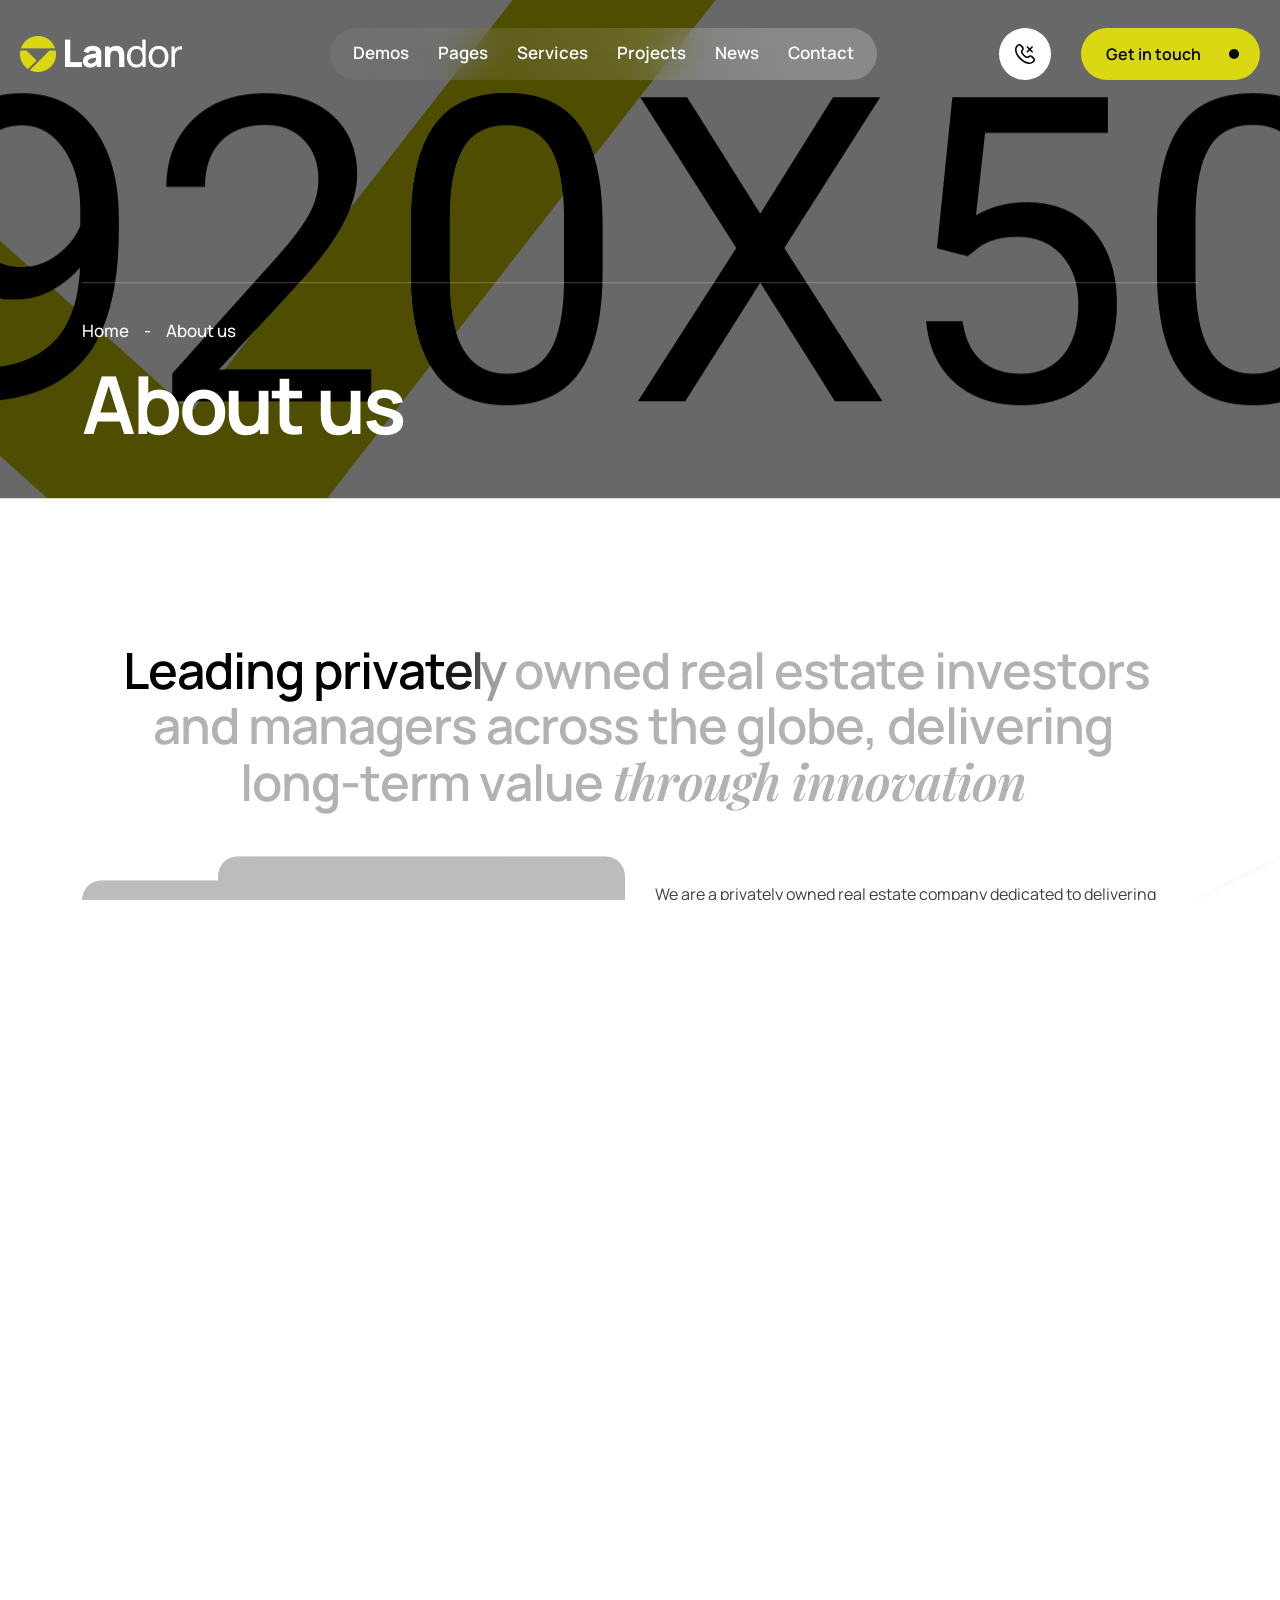
<file: landor/about.html>
<!DOCTYPE html>
<html lang="en">
<head>
    <meta charset="UTF-8">
    <meta name="viewport" content="width=device-width, initial-scale=1.0">
    <title>Landor – Modern Real Estate & Property Listing HTML Template</title>
    <link rel="icon" type="image/x-icon" href="assets/img/logo/favicon.png">
    <link rel="stylesheet" href="assets/css/bootstrap.min.css">
    <link rel="stylesheet" href="assets/css/magnific-popup.css">
    <link rel="stylesheet" href="assets/css/swiper-bundle.min.css">
    <link rel="stylesheet" href="assets/css/font-awesome-pro.css">
    <link rel="stylesheet" href="assets/css/spacing.css">
    <link rel="stylesheet" href="assets/css/odometer-min.css">
    <link rel="stylesheet" href="assets/css/main.css">
</head>
<body class="tp-magic-cursor">
    
    <!-- header,start  -->
     <header>
        <div class="tp-header-area tp-header-transparent sticky-black" id="header-sticky">
            <div class="container-wide">
                <div class="tp-header-spacing">
                    <div class="tp-header-wrap">
                        <div class="row gx-0 tp-align-center">
                            <div class="col-xl-3 col-lg-4 col-md-5 col-5">
                                <div class="tp-header-logo">
                                    <a href="index.html"><img data-width="163" src="assets/img/logo/logo-white.png" alt="logo-black"></a>
                                </div>
                            </div>
                            <div class="col-xl-6 col-lg-2 col-md-1 col-2">
                                <div class="tp-header-menu tp-header-menu-white tp-bluer-bg tp-text-center d-none d-xl-inline-block">
                                    <nav class="tp-mobile-menu-active">
                                        <ul>
                                            <li><a href="#">Demos</a>
                                                <ul class="sub-menu">
                                                    <li><a href="index.html"><span>Home 01</span></a></li>
                                                    <li><a href="index-2.html"><span>Home 02</span></a></li>
                                                    <li><a href="index-3.html"><span>Home 03</span></a></li>
                                                    <li><a href="index-4.html"><span>Home 04</span></a></li>
                                                    <li><a href="index-5.html"><span>Home 05</span></a></li>
                                                    <li><a href="index-6.html"><span>Home 06</span></a></li>
                                                    <li><a href="index-7.html"><span>Home 07</span></a></li>
                                                </ul>
                                            </li>
                                            <li><a href="#">Pages</a>
                                                <ul class="sub-menu">
                                                    <li><a href="about.html"><span>About</span></a>
                                                    <li><a href="award.html"><span>Award</span></a>
                                                    <li><a href="faq.html"><span>Faq</span></a>
                                                    <li><a href="career.html"><span>Career</span></a>
                                                    <li><a href="career-details.html"><span>Career Details</span></a>
                                                    <li><a href="core-values.html"><span>Core Values</span></a>
                                                    <li><a href="team.html"><span>Team</span></a>
                                                    <li><a href="team-details.html"><span>Team Details</span></a>
                                                    <li><a href="404.html"><span>Error</span></a>
                                                </ul>
                                            </li>
                                            <li><a href="services-grid.html">Services</a>
                                                <ul class="sub-menu">
                                                    <li><a href="services-grid.html"><span>Services Grid</span></a></li>
                                                    <li><a href="services-tab.html"><span>Services Tab</span></a></li>
                                                    <li><a href="services-grid-icon.html"><span>Services Grid Icon</span></a></li>
                                                    <li><a href="services-details.html"><span>Services Details</span></a></li>
                                                </ul> 
                                            </li>
                                            <li><a href="project-standard.html">Projects</a>
                                                <ul class="sub-menu">
                                                    <li><a href="project-standard.html"><span>Project Standard</span></a></li>
                                                    <li><a href="project-grid.html"><span>Project Grid</span></a></li>
                                                    <li><a href="project-details.html"><span>Project Details</span></a></li>
                                                </ul> 
                                            </li>
                                            <li><a href="blog-standard.html">News</a>
                                                <ul class="sub-menu">
                                                    <li><a href="blog-standard.html"><span>News Standard</span></a></li>
                                                    <li><a href="blog-grid.html"><span>News Grid</span></a></li>
                                                    <li><a href="blog-details.html"><span>News Details</span></a></li>
                                                </ul> 
                                            </li>
                                            <li><a href="contact.html">Contact</a></li>
                                        </ul>
                                    </nav>
                                </div>
                            </div>
                            <div class="col-xl-3 col-lg-6 col-md-6 col-5">
                                <div class="tp-header-cta tp-flex-center tp-justify-end">
                                    <div class="tp-cta-phone tp-header-cta-phone mr-30 d-none d-md-inline-block">
                                        <a class="tp-flex-center" href="tel:+99926542563">
                                            <span class="tp-cta-phone-icon tp-cta-phone-icon-white mr-10">
                                                <svg width="21" height="20" viewBox="0 0 21 20" fill="none" xmlns="http://www.w3.org/2000/svg">
                                                <path d="M14.2719 19.997C11.5252 19.997 8.13976 18.5871 4.77463 15.222C-0.807382 9.64238 -1.00729 4.00592 1.67685 1.32259L2.19206 0.807377C2.73505 0.289145 3.45681 0 4.20741 0C4.95801 0 5.67976 0.289145 6.22275 0.807377L8.01055 2.59518C8.53824 3.12648 8.83648 3.84357 8.84119 4.59237C8.8459 5.34118 8.55671 6.06196 8.03574 6.59986C7.74724 6.88766 7.56689 7.26621 7.52514 7.67157C7.48339 8.07694 7.5828 8.4843 7.80658 8.82486C8.24476 9.48639 8.74961 10.1013 9.31321 10.6598C9.87764 11.229 10.499 11.7388 11.1677 12.1811C11.5048 12.4084 11.9106 12.5111 12.3154 12.4717C12.7201 12.4322 13.0984 12.253 13.3853 11.9649C13.9229 11.4412 14.6447 11.1495 15.3952 11.1527C16.1458 11.1559 16.865 11.4537 17.3981 11.982L19.1859 13.7698C19.72 14.3047 20.0199 15.0297 20.0199 15.7855C20.0199 16.5414 19.72 17.2663 19.1859 17.8013L18.6707 18.3165C18.0854 18.8741 17.3952 19.3098 16.64 19.5983C15.8849 19.8868 15.0799 20.0223 14.2719 19.997ZM4.20659 1.59807C4.04583 1.59779 3.8866 1.6293 3.73807 1.69081C3.58953 1.75231 3.45463 1.84259 3.34113 1.95645L2.82592 2.47166C0.713063 4.58452 1.09907 9.24825 5.9237 14.0729C10.7483 18.8975 15.4129 19.2851 17.5257 17.1715L18.0409 16.6563C18.27 16.4261 18.3986 16.1147 18.3986 15.79C18.3986 15.4653 18.27 15.1538 18.0409 14.9237L16.2531 13.1359C16.0247 12.9093 15.7165 12.7812 15.3947 12.7792C15.0729 12.7773 14.7632 12.9015 14.532 13.1253C13.9784 13.6709 13.2546 14.0102 12.4812 14.0867C11.7078 14.1631 10.9315 13.9721 10.2819 13.5455C8.76493 12.5361 7.46317 11.236 6.45191 9.72039C6.0247 9.06913 5.83427 8.29084 5.91254 7.51591C5.9908 6.74098 6.33299 6.01648 6.8818 5.46379C7.10369 5.23255 7.22623 4.92362 7.2232 4.60315C7.22016 4.28267 7.09178 3.97613 6.86555 3.74913L5.07774 1.96132C4.96397 1.84591 4.82833 1.75433 4.67875 1.69196C4.52917 1.62959 4.36866 1.59767 4.20659 1.59807Z" fill="currentcolor"/>
                                                <path d="M17.1312 8.53397C16.9157 8.53392 16.7091 8.44827 16.5567 8.29586L11.7979 3.53949C11.7203 3.46453 11.6584 3.37486 11.6158 3.27571C11.5732 3.17657 11.5508 3.06993 11.5498 2.96203C11.5489 2.85413 11.5695 2.74712 11.6103 2.64725C11.6512 2.54738 11.7115 2.45665 11.7878 2.38035C11.8641 2.30405 11.9549 2.24371 12.0547 2.20285C12.1546 2.16199 12.2616 2.14143 12.3695 2.14236C12.4774 2.1433 12.584 2.16572 12.6832 2.20831C12.7823 2.2509 12.872 2.31281 12.947 2.39042L17.7058 7.15248C17.8194 7.26613 17.8968 7.41091 17.9281 7.56853C17.9594 7.72614 17.9433 7.88951 17.8819 8.03798C17.8204 8.18644 17.7162 8.31335 17.5826 8.40264C17.449 8.49194 17.2919 8.53962 17.1312 8.53965V8.53397Z" fill="currentcolor"/>
                                                <path d="M12.373 8.53401C12.2123 8.53398 12.0552 8.4863 11.9216 8.397C11.788 8.30771 11.6839 8.1808 11.6224 8.03234C11.5609 7.88387 11.5448 7.7205 11.5762 7.56289C11.6075 7.40527 11.6849 7.26049 11.7985 7.14684L16.5573 2.39047C16.7106 2.24244 16.9158 2.16053 17.1289 2.16238C17.342 2.16424 17.5458 2.2497 17.6965 2.40037C17.8471 2.55104 17.9326 2.75486 17.9344 2.96793C17.9363 3.181 17.8544 3.38628 17.7064 3.53954L12.9475 8.29916C12.7947 8.45038 12.5881 8.53483 12.373 8.53401Z" fill="currentcolor"/>
                                                </svg>
                                            </span>
                                            <samp class="d-none d-xxl-flex tp-text-white">+999 2654 2563</samp>
                                        </a>
                                    </div>
                                    <div class="tp-header-cta-button d-none d-xl-inline-block">
                                        <a href="contact.html" class="tp-btn">
                                        <span class="tp-btn-text">Get in touch</span>
                                            <span class="tp-btn-icon">
                                                <svg width="12" height="12" viewBox="0 0 12 12" fill="none" xmlns="http://www.w3.org/2000/svg">
                                                <path d="M0.75 10.75L10.75 0.75" stroke="currentcolor" stroke-width="1.5" stroke-linecap="round" stroke-linejoin="round"/>
                                                <path d="M0.75 0.75H10.75V10.75" stroke="currentcolor" stroke-width="1.5" stroke-linecap="round" stroke-linejoin="round"/>
                                                </svg>
                                            </span>
                                        </a>
                                    </div>
                                    <div class="tp-header-bar d-xl-none">
                                        <button class="header-sidebar-btn tp-offcanvas-toogle ml-10">
                                            <span></span>
                                            <span></span>
                                        </button>
                                    </div>
                                </div>
                            </div>
                        </div>
                    </div>
                </div>
            </div>
        </div>
     </header>
    <!-- header,end  -->

     <!-- preloader,start  -->
        <div id="loading">
            <div id="loading-center">
                <div id="loading-center-absolute">
                    <div class="object" id="object_four"></div>
                    <div class="object" id="object_three"></div>
                    <div class="object" id="object_two"></div>
                    <div class="object" id="object_one"></div>
                </div>
            </div>
        </div>
     <!-- preloader,end  -->

    <!-- Begin magic cursor -->
        <div id="magic-cursor" class="cursor-black-bg">
            <div id="ball"></div>
        </div>
    <!-- End magic cursor -->

    <!-- back to top start -->
    <div class="back-to-top-wrapper">
        <button id="back_to_top" type="button" class="back-to-top-btn">
            <svg width="12" height="7" viewBox="0 0 12 7" fill="none" xmlns="http://www.w3.org/2000/svg">
                <path d="M11 6L6 1L1 6" stroke="currentColor" stroke-width="1.5" stroke-linecap="round" stroke-linejoin="round" />
            </svg>
        </button>
    </div>
    <!-- back to top end -->  
     
    <!-- offcanvas-start -->
    <section class="tp-offcanvas">
        <div class="tp-offcanvas-wrapper">
            <div class="tp-offcanvas-header d-flex align-items-center justify-content-between mb-40">
                <div class="tp-offcanvas-logo">
                    <a href="index.html"><img data-width="163" src="assets/img/logo/logo-black.png" alt="logo-ing"></a>
                </div>
                <div class="tp-offcanvas-button">
                    <button class="tp-offcanvas-button-close tp-offcanvas-close-toggle"><i class="fas fa-times"></i>
                    </button>
                </div>
            </div>
            <div class="tp-offcanvas-menu mb-30">
                <nav></nav>
            </div>
            <div class="tp-offcanvas-content mb-30">
                <h3 class="tp-offcanvas-title mb-7">Let’s make Real</h3>
                <p class="m-0">We are a privately owned real estate company dedicated to delivering innovative property solutions across the globe.</p>
            </div>
            <div class="tp-offcanvas-gallery mb-30">
                <a class="popup-image" href="assets/img/project/project-gullary-1.jpg"><img src="assets/img/project/project-gullary-1.jpg" alt=""></a>
                <a class="popup-image" href="assets/img/project/project-gullary-2.jpg"><img src="assets/img/project/project-gullary-2.jpg" alt=""></a>
                <a class="popup-image" href="assets/img/project/project-gullary-3.jpg"><img src="assets/img/project/project-gullary-3.jpg" alt=""></a>
                <a class="popup-image" href="assets/img/project/project-gullary-1.jpg"><img src="assets/img/project/project-gullary-1.jpg" alt=""></a>
            </div>
            <div class="tp-offcanvas-cta mb-30">
               <h3 class="tp-offcanvas-title mb-7">Information</h3>
                <ul>
                    <li><a href="tel:+99926542563">+999 2654 2563</a></li>
                    <li><a href="mailto:landor@info@.com">landor@info@.com</a></li>
                </ul>
            </div>
            <div class="tp-offcanvas-contect-social">
                <ul>
                    <li><a href="#">
                        <svg width="8" height="15" viewBox="0 0 8 15" fill="none" xmlns="http://www.w3.org/2000/svg">
                        <path d="M8 0H5.81818C4.85376 0 3.92883 0.383116 3.24688 1.06507C2.56493 1.74702 2.18182 2.67194 2.18182 3.63636V5.81818H0V8.72727H2.18182V14.5455H5.09091V8.72727H7.27273L8 5.81818H5.09091V3.63636C5.09091 3.44348 5.16753 3.25849 5.30392 3.1221C5.44031 2.98571 5.6253 2.90909 5.81818 2.90909H8V0Z" fill="currentcolor"></path>
                        </svg>
                    </a></li>
                    <li><a href="#">
                        <svg width="15" height="12" viewBox="0 0 15 12" fill="none" xmlns="http://www.w3.org/2000/svg">
                        <path d="M14.7127 0.00672484C14.0723 0.458456 13.3632 0.803959 12.6128 1.02993C12.21 0.566818 11.6748 0.238578 11.0794 0.0896016C10.484 -0.0593751 9.85717 -0.021901 9.28377 0.196956C8.71036 0.415812 8.21801 0.805492 7.87329 1.31329C7.52857 1.82109 7.34812 2.42251 7.35635 3.0362V3.70496C6.18109 3.73544 5.01654 3.47478 3.96642 2.94622C2.91629 2.41765 2.01318 1.63758 1.33752 0.675484C1.33752 0.675484 -1.33752 6.69432 4.68131 9.36935C3.30402 10.3043 1.66331 10.773 0 10.7069C6.01883 14.0507 13.3752 10.7069 13.3752 3.01614C13.3746 2.82986 13.3567 2.64404 13.3217 2.46107C14.0042 1.78796 14.4859 0.938114 14.7127 0.00672484Z" fill="currentcolor"></path>
                        </svg>
                    </a></li>
                    <li><a href="#">
                        <svg width="14" height="14" viewBox="0 0 14 14" fill="none" xmlns="http://www.w3.org/2000/svg">
                        <path d="M9.79961 4.2002C10.9135 4.2002 11.9818 4.64269 12.7695 5.43035C13.5571 6.218 13.9996 7.28629 13.9996 8.4002V13.3002H11.1996V8.4002C11.1996 8.02889 11.0521 7.6728 10.7896 7.41025C10.527 7.1477 10.1709 7.0002 9.79961 7.0002C9.42831 7.0002 9.07221 7.1477 8.80966 7.41025C8.54711 7.6728 8.39961 8.02889 8.39961 8.4002V13.3002H5.59961V8.4002C5.59961 7.28629 6.04211 6.218 6.82976 5.43035C7.61741 4.64269 8.6857 4.2002 9.79961 4.2002Z" fill="currentcolor"></path>
                        <path d="M2.8 4.90039H0V13.3004H2.8V4.90039Z" fill="currentcolor"></path>
                        <path d="M1.4 2.8C2.1732 2.8 2.8 2.1732 2.8 1.4C2.8 0.626801 2.1732 0 1.4 0C0.626801 0 0 0.626801 0 1.4C0 2.1732 0.626801 2.8 1.4 2.8Z" fill="currentcolor"></path>
                        </svg>
                    </a></li>
                    <li><a href="#">
                        <svg width="15" height="10" viewBox="0 0 15 10" fill="none" xmlns="http://www.w3.org/2000/svg">
                        <path d="M13.9331 1.56533C13.8563 1.25835 13.6998 0.977084 13.4794 0.749939C13.2591 0.522795 12.9827 0.357817 12.6782 0.271669C11.5657 5.78312e-08 7.11551 0 7.11551 0C7.11551 0 2.66531 1.92771e-08 1.55276 0.297542C1.24827 0.38369 0.971895 0.548668 0.751564 0.775813C0.531234 1.00296 0.374748 1.28422 0.297912 1.5912C0.094299 2.72028 -0.00529911 3.86566 0.000369757 5.01294C-0.00688814 6.16885 0.0927163 7.32296 0.297912 8.46054C0.38262 8.75799 0.542612 9.02855 0.762429 9.24611C0.982246 9.46366 1.25446 9.62084 1.55276 9.70246C2.66531 10 7.11551 10 7.11551 10C7.11551 10 11.5657 10 12.6782 9.70246C12.9827 9.61631 13.2591 9.45133 13.4794 9.22419C13.6998 8.99704 13.8563 8.71578 13.9331 8.4088C14.1351 7.28822 14.2347 6.15157 14.2306 5.01294C14.2379 3.85702 14.1383 2.70291 13.9331 1.56533Z" fill="currentcolor"></path>
                        <path d="M5.66016 7.12773L9.37943 5.0126L5.66016 2.89746V7.12773Z" fill="white"></path>
                        </svg>
                    </a></li>
                </ul>
            </div>
        </div>
    </section>
    <div class="tp-offcanvas-overlay"></div>
    <!-- offcanvas-start -->
    <div id="smooth-wrapper">
        <div id="smooth-content">
    <!-- main,start  -->
     <main>

    <!-- breadcrumb-area,start  -->
     <section class="tp-breadcrumb-area tp-bg tp-overlay p-relative" data-background="assets/img/breadcrumb/breadcrumb-bg.jpg">
        <div class="tp-breadcrumb-shape p-absolute">
            <img src="assets/img/breadcrumb/breadcrumb-shape.png" alt="">
        </div>
        <div class="container">
            <div class="tp-breadcrumb pb-50">
                <div class="tp-breadcrumb-menu tp-flex-center mb-15 pt-35">
                    <span><a href="index.html">Home</a></span>
                    <span class="tp-breadcrumb-dvdr">-</span>
                    <span>About us</span>
                </div>
                <h1 class="tp-breadcrumb-title tp-text-white margin-0">About us</h1>
            </div>
        </div>
     </section>
    <!-- breadcrumb-area,end  -->

    <!-- about-area,start  -->
     <section class="tp-about-area tp-about-spacing-3 p-relative fix">
        <div class="tp-about-shape-home p-absolute d-none d-md-block">
            <img src="assets/img/about/about-shape-home.png" alt="">
        </div>
        <div class="container">
            <div class="tp-about-heading pb-70 tp-text-center reval-line">
                <h2 class="tp-section-title margin-0">Leading privately owned real estate investors <br>
                and managers across the globe, delivering <br>
                long-term value<span>through innovation</span></h2>
            </div>
            <div class="row">
                <div class="col-lg-6">
                    <div class="tp-about-image br-20 p-relative">
                        <div class="anim-zoomin-wrap br-20">
                           <img class="anim-zoomin" src="assets/img/about/about-thumb-2.jpg" alt="">
                        </div>
                       <img class="tp-about-shape-parson p-absolute tp_fade_anim" data-delay=".2" data-duration=".9" src="assets/img/about/about-parson.png" alt="">
                    </div>
                </div>
                <div class="col-lg-6">
                    <div class="tp-about-content tp-about-content-2 pl-50 ml-35">
                       <div class="tp-about-deg tp-about-deg-2 tp-about-deg-border pb-65 mb-35 tp_fade_anim" data-duration=".9" data-delay=".3">
                          <p class="mb-30">We are a privately owned real estate company dedicated to delivering
                            innovative property solutions across the globe. Our team specializes
                            in real estate investment, property management, and development,
                            with a clear focus on quality and sustainability. By combining market
                            expertise with a client-first approach</p>
                            <h3 class="tp-about-border-text p-relative">Let’s shape something remarkable !</h3>
                       </div>
                       <div class="row tp-align-center tp_fade_anim" data-duration=".9" data-delay=".4">
                            <div class="col-md-6">
                                <p class="tp-about-cta-deg">If you have any question? Feel free
                                    can contact with team.</p>
                            </div>
                            <div class="col-md-6">
                                <div class="tp-cta-phone tp-cta-phone-mid">
                                    <a class="tp-flex-center" href="tel:+99926542563">
                                        <span class="tp-cta-phone-icon tp-cta-phone-icon-mid mr-10">
                                            <svg width="16" height="16" viewBox="0 0 16 16" fill="none" xmlns="http://www.w3.org/2000/svg">
                                            <path d="M12.496 7.00013C12.152 7.00013 11.88 6.72013 11.88 6.38414C11.88 6.08814 11.584 5.47214 11.088 4.93614C10.6 4.41615 10.064 4.11215 9.616 4.11215C9.272 4.11215 9 3.83215 9 3.49615C9 3.16016 9.28 2.88016 9.616 2.88016C10.416 2.88016 11.256 3.31215 11.992 4.08815C12.68 4.81615 13.12 5.72014 13.12 6.37614C13.12 6.72013 12.84 7.00013 12.496 7.00013Z" fill="currentcolor"/>
                                            <path d="M15.3823 6.99996C15.0383 6.99996 14.7663 6.71996 14.7663 6.38396C14.7663 3.54398 12.4543 1.23999 9.62234 1.23999C9.27835 1.23999 9.00635 0.959994 9.00635 0.623996C9.00635 0.287998 9.27835 0 9.61434 0C13.1343 0 15.9983 2.86398 15.9983 6.38396C15.9983 6.71996 15.7183 6.99996 15.3823 6.99996Z" fill="currentcolor"/>
                                            <path d="M7.83195 9.76794L5.21597 12.3839C4.92797 12.1279 4.64797 11.8639 4.37597 11.5919C3.55198 10.7599 2.80798 9.88794 2.14399 8.97594C1.48799 8.06395 0.959994 7.15196 0.575996 6.24796C0.191999 5.33597 0 4.46397 0 3.63198C0 3.08798 0.0959993 2.56798 0.287998 2.08799C0.479997 1.59999 0.783995 1.15199 1.20799 0.751995C1.71999 0.247999 2.27999 0 2.87198 0C3.09598 0 3.31998 0.0479998 3.51998 0.143999C3.72798 0.239999 3.91198 0.383998 4.05597 0.591996L5.91196 3.20798C6.05596 3.40798 6.15996 3.59198 6.23196 3.76798C6.30396 3.93598 6.34396 4.10397 6.34396 4.25597C6.34396 4.44797 6.28796 4.63997 6.17596 4.82397C6.07196 5.00797 5.91996 5.19997 5.72796 5.39197L5.11997 6.02396C5.03197 6.11196 4.99197 6.21596 4.99197 6.34396C4.99197 6.40796 4.99997 6.46396 5.01597 6.52796C5.03997 6.59196 5.06397 6.63996 5.07997 6.68796C5.22397 6.95196 5.47197 7.29596 5.82396 7.71195C6.18396 8.12795 6.56796 8.55195 6.98396 8.97594C7.27195 9.25594 7.55195 9.52794 7.83195 9.76794Z" fill="currentcolor"/>
                                            <path d="M15.977 13.064C15.977 13.288 15.937 13.52 15.857 13.744C15.833 13.808 15.809 13.872 15.777 13.936C15.641 14.224 15.465 14.496 15.233 14.752C14.841 15.184 14.409 15.496 13.921 15.696C13.913 15.696 13.905 15.704 13.897 15.704C13.425 15.8959 12.913 15.9999 12.361 15.9999C11.545 15.9999 10.673 15.808 9.75303 15.416C8.83304 15.024 7.91304 14.496 7.00105 13.832C6.68905 13.6 6.37705 13.368 6.08105 13.12L8.69704 10.504C8.92104 10.672 9.12103 10.8 9.28903 10.888C9.32903 10.904 9.37703 10.928 9.43303 10.952C9.49703 10.976 9.56103 10.984 9.63303 10.984C9.76903 10.984 9.87303 10.936 9.96103 10.848L10.569 10.248C10.769 10.048 10.961 9.89599 11.145 9.79999C11.329 9.68799 11.513 9.63199 11.713 9.63199C11.865 9.63199 12.025 9.66399 12.201 9.73599C12.377 9.80799 12.561 9.91199 12.761 10.048L15.409 11.928C15.617 12.072 15.761 12.24 15.849 12.44C15.929 12.64 15.977 12.84 15.977 13.064Z" fill="currentcolor"/>
                                            </svg>
                                        </span>
                                        +999 2654 2563
                                    </a>
                                </div>
                            </div>
                       </div>
                        <div class="tp-about-btn tp-about-btn-2 pt-40 tp_fade_anim" data-duration=".9" data-delay=".4" data-ease="bounce">
                            <a href="about.html" class="tp-btn">
                                <span class="tp-btn-text">Learn More</span>
                                <span class="tp-btn-icon">
                                    <svg width="12" height="12" viewBox="0 0 12 12" fill="none" xmlns="http://www.w3.org/2000/svg">
                                    <path d="M0.75 10.75L10.75 0.75" stroke="currentcolor" stroke-width="1.5" stroke-linecap="round" stroke-linejoin="round"/>
                                    <path d="M0.75 0.75H10.75V10.75" stroke="currentcolor" stroke-width="1.5" stroke-linecap="round" stroke-linejoin="round"/>
                                    </svg>
                                </span>
                            </a>
                        </div>
                    </div>
                </div>
            </div>
        </div>
     </section>
    <!-- about-area,end  -->

    <!-- testimonail-area,start  -->
    <section class="tp-testimonail-area">
        <div class="container-wide">
            <div class="tp-solid-bg tp-bg br-20 p-relative jarallax" data-background="assets/img/solid-bg/solid-bg.jpg">
                <div class="tp-testi-card">
                    <div class="tp-testi-card-left">
                        <div class="tp-testi-card-awards">
                            <img src="assets/img/testimonail/testimonail-award-1.png" alt="">
                            <img src="assets/img/testimonail/testimonail-award-2.png" alt="">
                            <img src="assets/img/testimonail/testimonail-award-3.png" alt="">
                        </div>
                        <div class="tp-testi-card-content">
                            <p class="fw-500 tp-text-black margin-0">“ Their expert strategies helped us scale <br>
                            faster than we imagined. Our revenue <br>
                            grew by 50% in just six months. ”</p>
                            <div class="tp-testi-card-review pt-30">
                                <img src="assets/img/testimonail/testimonail-review.png" alt="">
                                <span class="d-inline-block fw-500 tp-text-black">Construction Manager</span>
                            </div>
                        </div>
                    </div>
                    <div class="tp-testi-card-right">
                        <h3 class="tp-testi-card-title">Keep communication <br>
                            transparent</h3>
                        <div class="tp-testi-fact">
                            <h4 class="tp-testi-fact-num"><span class="odometer" data-count="99"></span>%</h4>
                            <p class="fs-20 tp-text-black margin-0">Satisfaction level</p>
                        </div>
                    </div>
                </div>
            </div>
        </div>
    </section>
    <!-- testimonail-area,end  -->

    <!-- floting-card-area,start  -->
     <section class="tp-floting-card-area">
        <div class="container">
            <div class="tp-floting-card-main p-relative">
                <div class="tp-floting-card-content reval-line">
                    <h2 class="tp-floting-card-title mb-45">Heritage</h2>
                    <p class="tp-text-black fw-500 margin-0">Each Ardène residence is more than a <br>
                    home. It is a dialogue between landscape, <br>
                    architecture, and light — designed to <br>
                    belong, to endure, to inspire</p>
                </div>
                <div class="tp-floting-card-img">
                    <div class="tp-floting-card-img-item-1 br-10 d-none d-lg-block p-absolute">
                        <img src="assets/img/floting/floting-img-1.jpg" alt="">
                        <h3 class="tp-floting-card-img-placeholder pt-10">Modern</h3>
                    </div>
                    <div class="tp-floting-card-img-item-2 br-10 p-absolute">
                        <img src="assets/img/floting/floting-img-2.jpg" alt="">
                        <h3 class="tp-floting-card-img-placeholder pt-10">Culture</h3>
                    </div>
                    <div class="tp-floting-card-img-item-3 d-none d-xl-block br-10 p-absolute">
                        <img src="assets/img/floting/floting-img-3.jpg" alt="">
                        <h3 class="tp-floting-card-img-placeholder pt-10">Moment</h3>
                    </div>
                    <div class="tp-floting-card-img-item-4 br-10 p-absolute">
                        <img src="assets/img/floting/floting-img-4.jpg" alt="">
                        <h3 class="tp-floting-card-img-placeholder pt-10">Herritage</h3>
                    </div>
                    <div class="tp-floting-card-img-item-5 br-10 d-none d-lg-block p-absolute">
                        <img src="assets/img/floting/floting-img-5.jpg" alt="">
                        <h3 class="tp-floting-card-img-placeholder pt-10">Passionate</h3>
                    </div>
                </div>
            </div>
        </div>
     </section>
    <!-- floting-card-area,end  -->

    <!-- team-area,start  -->
        <section class="tp-team-area default-margin tp-team-spacing tp-team-spacing-2 tp-bg-gray br-20 fix">
            <div class="container">
                <div class="tp-team-heading mb-70">
                    <div class="tp-section-title-wrap tp-text-center">
                        <span class="tp-section-sub-title mb-12 tp_fade_anim" data-delay=".1" data-duration=".9">Our team members</span>
                        <h2 class="tp-section-title margin-0 tp_fade_anim" data-delay=".2" data-duration=".9">Discover the talent and vision of <br>
                        our creative<span> team members.</span></h2>
                    </div>
                </div>
                <div class="swiper tp-team-active-2 pb-90 tp_fade_anim" data-delay=".3" data-duration=".9">
                    <div class="swiper-wrapper">
                        <div class="swiper-slide">
                            <div class="tpteam__circle">
                                <div class="tpteam__circle-thumb p-relative">
                                    <img src="assets/img/team/team-2-member-1.jpg" alt="">
                                    <div class="tpteam__circle--content p-absolute">
                                        <div class="tpteam__circle--content-wrap">
                                            <h3 class="tpteam__circle-title tp-text-white"><a href="team-details.html">Cristopher</a></h3>
                                            <span class="fw-500 d-inline-block mb-30 tp-text-white">Engineer</span>
                                            <a href="team-details.html" class="tpteam__circle-btn">
                                                <svg width="14" height="14" viewBox="0 0 14 14" fill="none" xmlns="http://www.w3.org/2000/svg">
                                                <path d="M7.00002 14C6.47458 14 6.04883 13.5742 6.04883 13.0488V0.95119C6.04883 0.425753 6.47458 0 7.00002 0C7.52546 0 7.95121 0.425753 7.95121 0.95119V13.0488C7.95121 13.5742 7.52546 14 7.00002 14Z" fill="currentcolor"/>
                                                <path d="M13.0488 7.95121H0.95119C0.425753 7.95121 0 7.52546 0 7.00002C0 6.47458 0.425753 6.04883 0.95119 6.04883H13.0488C13.5742 6.04883 14 6.47458 14 7.00002C14 7.52546 13.5742 7.95121 13.0488 7.95121Z" fill="currentcolor"/>
                                                </svg>
                                            </a>
                                        </div>
                                    </div>
                                </div>
                            </div>
                        </div>
                        <div class="swiper-slide">
                            <div class="tpteam__circle">
                                <div class="tpteam__circle-thumb p-relative">
                                    <img src="assets/img/team/team-2-member-2.jpg" alt="">
                                    <div class="tpteam__circle--content p-absolute">
                                        <div class="tpteam__circle--content-wrap">
                                            <h3 class="tpteam__circle-title tp-text-white"><a href="team-details.html">Silver Oak</a></h3>
                                            <span class="fw-500 d-inline-block mb-30 tp-text-white">Engineer</span>
                                            <a href="team-details.html" class="tpteam__circle-btn">
                                                <svg width="14" height="14" viewBox="0 0 14 14" fill="none" xmlns="http://www.w3.org/2000/svg">
                                                <path d="M7.00002 14C6.47458 14 6.04883 13.5742 6.04883 13.0488V0.95119C6.04883 0.425753 6.47458 0 7.00002 0C7.52546 0 7.95121 0.425753 7.95121 0.95119V13.0488C7.95121 13.5742 7.52546 14 7.00002 14Z" fill="currentcolor"/>
                                                <path d="M13.0488 7.95121H0.95119C0.425753 7.95121 0 7.52546 0 7.00002C0 6.47458 0.425753 6.04883 0.95119 6.04883H13.0488C13.5742 6.04883 14 6.47458 14 7.00002C14 7.52546 13.5742 7.95121 13.0488 7.95121Z" fill="currentcolor"/>
                                                </svg>
                                            </a>
                                        </div>
                                    </div>
                                </div>
                            </div>
                        </div>
                        <div class="swiper-slide">
                            <div class="tpteam__circle">
                                <div class="tpteam__circle-thumb p-relative">
                                    <img src="assets/img/team/team-2-member-3.jpg" alt="">
                                    <div class="tpteam__circle--content p-absolute">
                                        <div class="tpteam__circle--content-wrap">
                                            <h3 class="tpteam__circle-title tp-text-white"><a href="team-details.html">Benjamin</a></h3>
                                            <span class="fw-500 d-inline-block mb-30 tp-text-white">Engineer</span>
                                            <a href="team-details.html" class="tpteam__circle-btn">
                                                <svg width="14" height="14" viewBox="0 0 14 14" fill="none" xmlns="http://www.w3.org/2000/svg">
                                                <path d="M7.00002 14C6.47458 14 6.04883 13.5742 6.04883 13.0488V0.95119C6.04883 0.425753 6.47458 0 7.00002 0C7.52546 0 7.95121 0.425753 7.95121 0.95119V13.0488C7.95121 13.5742 7.52546 14 7.00002 14Z" fill="currentcolor"/>
                                                <path d="M13.0488 7.95121H0.95119C0.425753 7.95121 0 7.52546 0 7.00002C0 6.47458 0.425753 6.04883 0.95119 6.04883H13.0488C13.5742 6.04883 14 6.47458 14 7.00002C14 7.52546 13.5742 7.95121 13.0488 7.95121Z" fill="currentcolor"/>
                                                </svg>
                                            </a>
                                        </div>
                                    </div>
                                </div>
                            </div>
                        </div>
                        <div class="swiper-slide">
                            <div class="tpteam__circle">
                                <div class="tpteam__circle-thumb p-relative">
                                    <img src="assets/img/team/team-2-member-4.jpg" alt="">
                                    <div class="tpteam__circle--content p-absolute">
                                        <div class="tpteam__circle--content-wrap">
                                            <h3 class="tpteam__circle-title tp-text-white"><a href="team-details.html">Dominic</a></h3>
                                            <span class="fw-500 d-inline-block mb-30 tp-text-white">Engineer</span>
                                            <a href="team-details.html" class="tpteam__circle-btn">
                                                <svg width="14" height="14" viewBox="0 0 14 14" fill="none" xmlns="http://www.w3.org/2000/svg">
                                                <path d="M7.00002 14C6.47458 14 6.04883 13.5742 6.04883 13.0488V0.95119C6.04883 0.425753 6.47458 0 7.00002 0C7.52546 0 7.95121 0.425753 7.95121 0.95119V13.0488C7.95121 13.5742 7.52546 14 7.00002 14Z" fill="currentcolor"/>
                                                <path d="M13.0488 7.95121H0.95119C0.425753 7.95121 0 7.52546 0 7.00002C0 6.47458 0.425753 6.04883 0.95119 6.04883H13.0488C13.5742 6.04883 14 6.47458 14 7.00002C14 7.52546 13.5742 7.95121 13.0488 7.95121Z" fill="currentcolor"/>
                                                </svg>
                                            </a>
                                        </div>
                                    </div>
                                </div>
                            </div>
                        </div>
                        <div class="swiper-slide">
                            <div class="tpteam__circle">
                                <div class="tpteam__circle-thumb p-relative">
                                    <img src="assets/img/team/team-2-member-1.jpg" alt="">
                                    <div class="tpteam__circle--content p-absolute">
                                        <div class="tpteam__circle--content-wrap">
                                            <h3 class="tpteam__circle-title tp-text-white"><a href="team-details.html">Frederick</a></h3>
                                            <span class="fw-500 d-inline-block mb-30 tp-text-white">Engineer</span>
                                            <a href="team-details.html" class="tpteam__circle-btn">
                                                <svg width="14" height="14" viewBox="0 0 14 14" fill="none" xmlns="http://www.w3.org/2000/svg">
                                                <path d="M7.00002 14C6.47458 14 6.04883 13.5742 6.04883 13.0488V0.95119C6.04883 0.425753 6.47458 0 7.00002 0C7.52546 0 7.95121 0.425753 7.95121 0.95119V13.0488C7.95121 13.5742 7.52546 14 7.00002 14Z" fill="currentcolor"/>
                                                <path d="M13.0488 7.95121H0.95119C0.425753 7.95121 0 7.52546 0 7.00002C0 6.47458 0.425753 6.04883 0.95119 6.04883H13.0488C13.5742 6.04883 14 6.47458 14 7.00002C14 7.52546 13.5742 7.95121 13.0488 7.95121Z" fill="currentcolor"/>
                                                </svg>
                                            </a>
                                        </div>
                                    </div>
                                </div>
                            </div>
                        </div>
                        <div class="swiper-slide">
                            <div class="tpteam__circle">
                                <div class="tpteam__circle-thumb p-relative">
                                    <img src="assets/img/team/team-2-member-2.jpg" alt="">
                                    <div class="tpteam__circle--content p-absolute">
                                        <div class="tpteam__circle--content-wrap">
                                            <h3 class="tpteam__circle-title tp-text-white"><a href="team-details.html">Jonathan</a></h3>
                                            <span class="fw-500 d-inline-block mb-30 tp-text-white">Engineer</span>
                                            <a href="team-details.html" class="tpteam__circle-btn">
                                                <svg width="14" height="14" viewBox="0 0 14 14" fill="none" xmlns="http://www.w3.org/2000/svg">
                                                <path d="M7.00002 14C6.47458 14 6.04883 13.5742 6.04883 13.0488V0.95119C6.04883 0.425753 6.47458 0 7.00002 0C7.52546 0 7.95121 0.425753 7.95121 0.95119V13.0488C7.95121 13.5742 7.52546 14 7.00002 14Z" fill="currentcolor"/>
                                                <path d="M13.0488 7.95121H0.95119C0.425753 7.95121 0 7.52546 0 7.00002C0 6.47458 0.425753 6.04883 0.95119 6.04883H13.0488C13.5742 6.04883 14 6.47458 14 7.00002C14 7.52546 13.5742 7.95121 13.0488 7.95121Z" fill="currentcolor"/>
                                                </svg>
                                            </a>
                                        </div>
                                    </div>
                                </div>
                            </div>
                        </div>
                    </div>
                </div>
                <div class="row tp-justify-center tp_fade_anim" data-delay=".4" data-duration=".9">
                    <div class="col-xl-6 col-lg-8">
                        <div class="tpteam__circle-btn-wrap tp-flex-center tp-justify-between">
                            <a href="team.html" class="tp-btn tp-btn-border">
                                <span class="tp-btn-text">See all Member</span>
                                <span class="tp-btn-icon">
                                    <svg width="12" height="12" viewBox="0 0 12 12" fill="none" xmlns="http://www.w3.org/2000/svg">
                                    <path d="M0.75 10.75L10.75 0.75" stroke="currentcolor" stroke-width="1.5" stroke-linecap="round" stroke-linejoin="round"></path>
                                    <path d="M0.75 0.75H10.75V10.75" stroke="currentcolor" stroke-width="1.5" stroke-linecap="round" stroke-linejoin="round"></path>
                                    </svg>
                                </span>
                            </a>
                            <div class="tpteam__circle-pagination tp-flex-center"></div>
                            <a href="team.html" class="tp-btn">
                                <span class="tp-btn-text">Join With Team</span>
                                <span class="tp-btn-icon">
                                    <svg width="12" height="12" viewBox="0 0 12 12" fill="none" xmlns="http://www.w3.org/2000/svg">
                                    <path d="M0.75 10.75L10.75 0.75" stroke="currentcolor" stroke-width="1.5" stroke-linecap="round" stroke-linejoin="round"></path>
                                    <path d="M0.75 0.75H10.75V10.75" stroke="currentcolor" stroke-width="1.5" stroke-linecap="round" stroke-linejoin="round"></path>
                                    </svg>
                                </span>
                            </a>
                        </div>
                    </div>
                </div>
            </div>
        </section>
    <!-- team-area,end  -->    

      <!-- faq-area,start  -->
       <section class="tp-faq-area tp-faq-spacing pt-150 pb-150 fix">
        <div class="container">
            <div class="row">
                <div class="col-xl-6 col-lg-4">
                    <div class="tp-faq-heading">
                        <div class="tp-section-title-wrap">
                            <span class="tp-section-sub-title mb-12 tp_fade_anim" data-duration=".9">Our faq’s</span>
                            <h2 class="tp-section-title margin-0 tp_fade_anim" data-duration=".9" data-delay=".2">Frequently asked<span>questions!</span></h2>
                        </div>
                        <div class="tp-faq-btn pt-45 tp_fade_anim" data-duration=".9" data-delay=".3" data-ease="bounce">
                            <a href="faq.html" class="tp-btn">
                            <span class="tp-btn-text">Learn More</span>
                                <span class="tp-btn-icon">
                                    <svg width="12" height="12" viewBox="0 0 12 12" fill="none" xmlns="http://www.w3.org/2000/svg">
                                    <path d="M0.75 10.75L10.75 0.75" stroke="currentcolor" stroke-width="1.5" stroke-linecap="round" stroke-linejoin="round"/>
                                    <path d="M0.75 0.75H10.75V10.75" stroke="currentcolor" stroke-width="1.5" stroke-linecap="round" stroke-linejoin="round"/>
                                    </svg>
                                </span>
                            </a>
                        </div>
                    </div>
                </div>
                <div class="col-xl-6 col-lg-8">
                    <div class="tp-faq tp_fade_anim" data-fade-from="right" data-delay=".5" data-duration=".9">
                        <div class="accordion" id="accordionExample">
                            <div class="tp-faq-item">
                                <h3 class="tp-faq-header margin-0">
                                    <button class="tp-faq-button collapsed" type="button" data-bs-toggle="collapse" data-bs-target="#collapseOne" aria-expanded="true" aria-controls="collapseOne">
                                        01. How do I start the process of buying a property?
                                        <span class="tp-faq-arrow"></span>
                                    </button>
                                </h3>
                                <div id="collapseOne" class="accordion-collapse collapse" data-bs-parent="#accordionExample">
                                    <div class="tp-faq-body">
                                        <p class="margin-0">We are a privately owned real estate company dedicated to delivering
                                        innovative property solutions across the globe. Our team specializes
                                        in real estate investment, property management</p>
                                    </div>
                                </div>
                            </div>
                            <div class="tp-faq-item">
                                <h3 class="tp-faq-header margin-0">
                                    <button class="tp-faq-button" type="button" data-bs-toggle="collapse" data-bs-target="#collapse2" aria-expanded="true" aria-controls="collapse2">
                                       02. What services does your real estate agency provide?
                                        <span class="tp-faq-arrow"></span>
                                    </button>
                                </h3>
                                <div id="collapse2" class="accordion-collapse collapse show" data-bs-parent="#accordionExample">
                                    <div class="tp-faq-body">
                                        <p class="margin-0">We are a privately owned real estate company dedicated to delivering
                                        innovative property solutions across the globe. Our team specializes
                                        in real estate investment, property management</p>
                                    </div>
                                </div>
                            </div>
                            <div class="tp-faq-item">
                                <h3 class="tp-faq-header margin-0">
                                    <button class="tp-faq-button collapsed" type="button" data-bs-toggle="collapse" data-bs-target="#collapse3" aria-expanded="true" aria-controls="collapse3">
                                       03. Do you assist with paperwork and legal procedures?
                                        <span class="tp-faq-arrow"></span>
                                    </button>
                                </h3>
                                <div id="collapse3" class="accordion-collapse collapse" data-bs-parent="#accordionExample">
                                    <div class="tp-faq-body">
                                        <p class="margin-0">We are a privately owned real estate company dedicated to delivering
                                        innovative property solutions across the globe. Our team specializes
                                        in real estate investment, property management</p>
                                    </div>
                                </div>
                            </div>
                            <div class="tp-faq-item">
                                <h3 class="tp-faq-header margin-0">
                                    <button class="tp-faq-button collapsed" type="button" data-bs-toggle="collapse" data-bs-target="#collapse4" aria-expanded="true" aria-controls="collapse4">
                                       04. Which projects are safest for long-term growth?
                                        <span class="tp-faq-arrow"></span>
                                    </button>
                                </h3>
                                <div id="collapse4" class="accordion-collapse collapse" data-bs-parent="#accordionExample">
                                    <div class="tp-faq-body">
                                        <p class="margin-0">We are a privately owned real estate company dedicated to delivering
                                        innovative property solutions across the globe. Our team specializes
                                        in real estate investment, property management</p>
                                    </div>
                                </div>
                            </div>
                            <div class="tp-faq-item">
                                <h3 class="tp-faq-header margin-0">
                                    <button class="tp-faq-button collapsed" type="button" data-bs-toggle="collapse" data-bs-target="#collapse5" aria-expanded="true" aria-controls="collapse5">
                                        05. What legal checks should I do before buying land?
                                        <span class="tp-faq-arrow"></span>
                                    </button>
                                </h3>
                                <div id="collapse5" class="accordion-collapse collapse" data-bs-parent="#accordionExample">
                                    <div class="tp-faq-body">
                                        <p class="margin-0">We are a privately owned real estate company dedicated to delivering
                                        innovative property solutions across the globe. Our team specializes
                                        in real estate investment, property management</p>
                                    </div>
                                </div>
                            </div>
                            <div class="tp-faq-item">
                                <h3 class="tp-faq-header margin-0">
                                    <button class="tp-faq-button collapsed" type="button" data-bs-toggle="collapse" data-bs-target="#collapse6" aria-expanded="true" aria-controls="collapse6">
                                       06. Do you offer construction or architecture services?
                                        <span class="tp-faq-arrow"></span>
                                    </button>
                                </h3>
                                <div id="collapse6" class="accordion-collapse collapse" data-bs-parent="#accordionExample">
                                    <div class="tp-faq-body">
                                        <p class="margin-0">We are a privately owned real estate company dedicated to delivering
                                        innovative property solutions across the globe. Our team specializes
                                        in real estate investment, property management</p>
                                    </div>
                                </div>
                            </div>
                        </div>
                    </div>
                </div>
            </div>
        </div>
       </section>
      <!-- faq-area,end  -->
     </main>
    <!-- main,end  -->

    <!-- footer,start  -->
     <footer>
        <div class="tp-footer-area tp-bg-overlay-2 tp-linear-bg-4 tp-footer-spacing tp-footer-spacing-2 tp-footer-margin br-20 tp-bg fix" data-background="assets/img/footer/footer-bg-2.jpg">
            <div class="container z-index-2">
                <div class="tp-footer-wrap pb-65">
                    <div class="row">
                        <div class="col-lg-5 col-md-7 col-sm-8">
                            <div class="tp-footer-widgets mb-30 tp_fade_anim" data-delay=".1">
                                <div class="tp-footer-info">
                                    <div class="tp-footer-content mb-45">
                                        <h3 class="tp-footer-info-title mb-20 tp-text-white">Ha ve questions?</h3>
                                        <p class="tp-footer-info-deg white-rgba">Email us <a href="mailto:demo.landor@gmail.com">on demo.landor@gmail.com</a> <br>
                                            or submit <a href="contact.html">an contact</a> form.</p>
                                    </div>
                                    <div class="tp-footer-social tp-footer-social-white">
                                        <ul>
                                            <li><a href="#">
                                                <svg width="8" height="15" viewBox="0 0 8 15" fill="none" xmlns="http://www.w3.org/2000/svg">
                                                <path d="M8 0H5.81818C4.85376 0 3.92883 0.383116 3.24688 1.06507C2.56493 1.74702 2.18182 2.67194 2.18182 3.63636V5.81818H0V8.72727H2.18182V14.5455H5.09091V8.72727H7.27273L8 5.81818H5.09091V3.63636C5.09091 3.44348 5.16753 3.25849 5.30392 3.1221C5.44031 2.98571 5.6253 2.90909 5.81818 2.90909H8V0Z" fill="currentcolor"/>
                                                </svg>
                                            </a></li>
                                            <li><a href="#">
                                                <svg xmlns="http://www.w3.org/2000/svg" width="16" height="16" viewBox="0 0 16 16" fill="none">
                                                    <path d="M9.52217 6.77491L15.4785 0H14.0671L8.89516 5.88256L4.76437 0H0L6.24656 8.89547L0 16H1.41155L6.87321 9.78782L11.2356 16H16L9.52183 6.77491H9.52217ZM7.58887 8.97384L6.95596 8.08805L1.92015 1.03974H4.0882L8.15216 6.72795L8.78507 7.61374L14.0677 15.0075H11.8997L7.58887 8.97418V8.97384Z" fill="currentcolor"></path>
                                                </svg>
                                            </a></li>
                                            <li><a href="#">
                                                <svg width="14" height="14" viewBox="0 0 14 14" fill="none" xmlns="http://www.w3.org/2000/svg">
                                                <path d="M9.79961 4.2002C10.9135 4.2002 11.9818 4.64269 12.7695 5.43035C13.5571 6.218 13.9996 7.28629 13.9996 8.4002V13.3002H11.1996V8.4002C11.1996 8.02889 11.0521 7.6728 10.7896 7.41025C10.527 7.1477 10.1709 7.0002 9.79961 7.0002C9.42831 7.0002 9.07221 7.1477 8.80966 7.41025C8.54711 7.6728 8.39961 8.02889 8.39961 8.4002V13.3002H5.59961V8.4002C5.59961 7.28629 6.04211 6.218 6.82976 5.43035C7.61741 4.64269 8.6857 4.2002 9.79961 4.2002Z" fill="currentcolor"/>
                                                <path d="M2.8 4.90039H0V13.3004H2.8V4.90039Z" fill="currentcolor"/>
                                                <path d="M1.4 2.8C2.1732 2.8 2.8 2.1732 2.8 1.4C2.8 0.626801 2.1732 0 1.4 0C0.626801 0 0 0.626801 0 1.4C0 2.1732 0.626801 2.8 1.4 2.8Z" fill="currentcolor"/>
                                                </svg>
                                            </a></li>
                                            <li><a href="#">
                                              <i class="fab fa-youtube"></i>
                                            </a></li>
                                        </ul>
                                    </div>
                                </div>
                            </div>
                        </div>
                        <div class="col-lg-2 col-md-5 col-sm-4">
                            <div class="tp-footer-widgets tp-footer-widgets-white mb-30 tp_fade_anim" data-delay=".2">
                                <h4 class="tp-footer-widgets-title white-rgba mb-25">Company</h4>
                                <ul>
                                    <li><a href="#">About us</a></li>
                                    <li><a href="#">Our team</a></li>
                                    <li><a href="#">Solutions</a></li>
                                    <li><a href="#">Why choose us</a></li>
                                    <li><a href="#">Partners</a></li>
                                    <li><a href="#">Core values</a></li>
                                </ul>
                            </div>
                        </div>
                        <div class="col-lg-3 col-md-7 col-sm-8">
                            <div class="tp-footer-widgets tp-footer-widgets-white tp_fade_anim" data-delay=".3">
                                <h4 class="tp-footer-widgets-title white-rgba mb-25">SERVICES</h4>
                                <ul>
                                    <li><a href="#">Real estate development</a></li>
                                    <li><a href="#">Sales and marketin</a></li>
                                    <li><a href="#">Architecture and design</a></li>
                                    <li><a href="#">Construction management</a></li>
                                    <li><a href="#">Investment & capital</a></li>
                                    <li><a href="#">Project management</a></li>
                                </ul>
                            </div>
                        </div>
                        <div class="col-lg-2 col-md-5 col-sm-4">
                            <div class="tp-footer-widgets tp-footer-widgets-white tp_fade_anim" data-delay=".4">
                                <h4 class="tp-footer-widgets-title white-rgba mb-25">PAGES</h4>
                                <ul>
                                    <li><a href="#">Testimonials</a></li>
                                    <li><a href="#">FAQs</a></li>
                                    <li><a href="#">Blog</a></li>
                                    <li><a href="#">Careers</a></li>
                                    <li><a href="#">Contact us</a></li>
                                </ul>
                            </div>
                        </div>
                    </div>
                </div>
                <div class="footer-copyright">
                    <div class="row tp-justify-center">
                        <div class="col-xl-5 col-lg-4 col-md-4">
                            <div class="tp-footer-logo text-center">
                                <a href="index.html"><img data-width="365" src="assets/img/logo/logo-white-larg.png" alt=""></a>
                            </div>
                        </div>
                    </div>
                </div>
            </div>
        </div>
     </footer>
    <!-- footer,end  -->
        </div>
     </div>

    <!-- script,start -->
    <script src="assets/js/jquery-3.7.1.min.js"></script>
    <script src="assets/js/vandor/waypoints.js"></script>
    <script src="assets/js/ajex-form.js"></script>
    <script src="assets/js/bootstrap.bundle.min.js"></script>
    <script src="assets/js/isotope.pkgd.min.js"></script>
    <script src="assets/js/jquery.magnific-popup.min.js"></script>
    <script src="assets/js/swiper-bundle.min.js"></script>
    <script src="assets/js/nice-select.js"></script>
    <script src="assets/js/gsap.min.js"></script>
    <script src="assets/js/scrol-smooth.js"></script>
    <script src="assets/js/ScrollToPlugin.min.js"></script>
    <script src="assets/js/ScrollTrigger.min.js"></script>
    <script src="assets/js/splitText.min.js"></script>
    <script src="assets/js/Vanilla-marquee.min.js"></script>
    <script src="assets/js/odometer.min.js"></script>
    <script src="assets/js/jaralax.min.js"></script>
    <script src="assets/js/cursor.js"></script>
    <script src="assets/js/main.js"></script>
    <!-- script,end -->
</body>
</html>
</file>
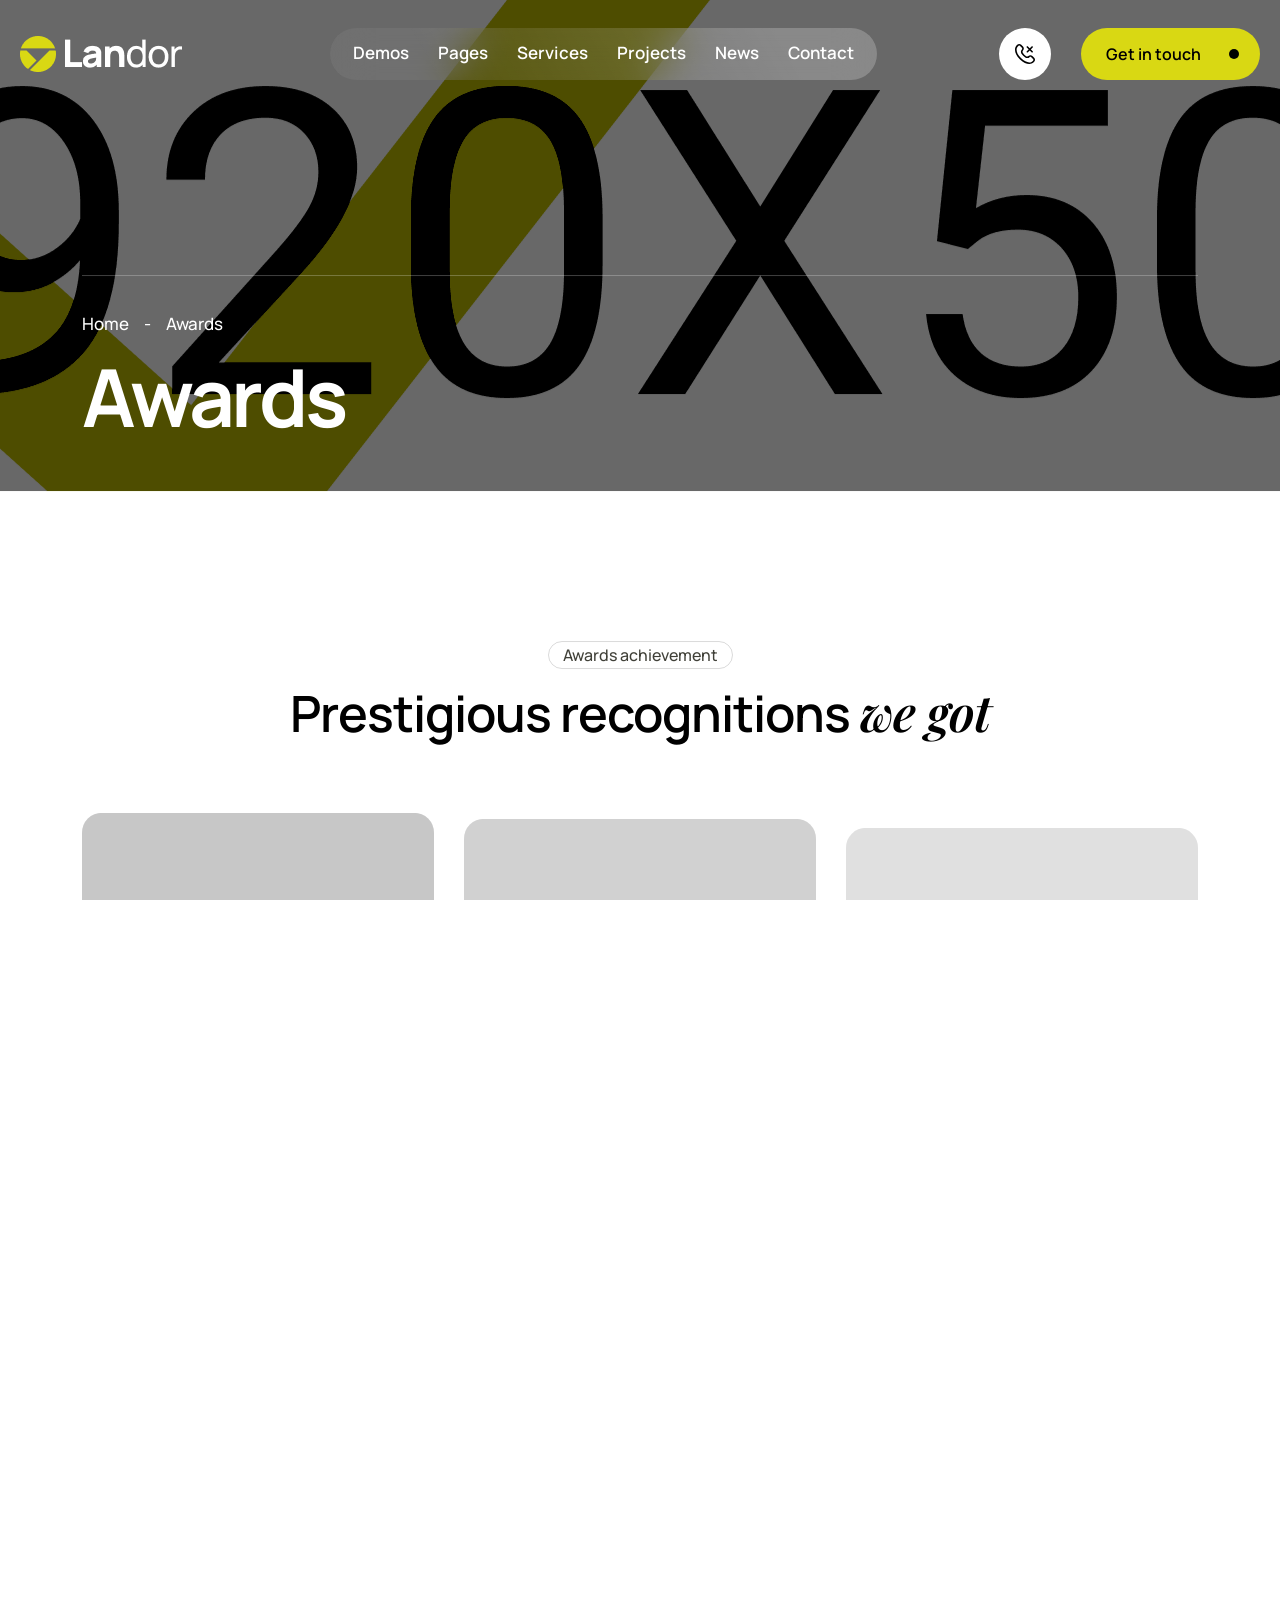
<file: landor/award.html>
<!DOCTYPE html>
<html lang="en">
<head>
    <meta charset="UTF-8">
    <meta name="viewport" content="width=device-width, initial-scale=1.0">
    <title>Landor – Modern Real Estate & Property Listing HTML Template</title>
    <link rel="icon" type="image/x-icon" href="assets/img/logo/favicon.png">
    <link rel="stylesheet" href="assets/css/bootstrap.min.css">
    <link rel="stylesheet" href="assets/css/magnific-popup.css">
    <link rel="stylesheet" href="assets/css/swiper-bundle.min.css">
    <link rel="stylesheet" href="assets/css/font-awesome-pro.css">
    <link rel="stylesheet" href="assets/css/spacing.css">
    <link rel="stylesheet" href="assets/css/odometer-min.css">
    <link rel="stylesheet" href="assets/css/main.css">
</head>
<body class="tp-magic-cursor">
    
    <!-- header,start  -->
     <header>
        <div class="tp-header-area tp-header-transparent sticky-black" id="header-sticky">
            <div class="container-wide">
                <div class="tp-header-spacing">
                    <div class="tp-header-wrap">
                        <div class="row gx-0 tp-align-center">
                            <div class="col-xl-3 col-lg-4 col-md-5 col-5">
                                <div class="tp-header-logo">
                                    <a href="index.html"><img data-width="163" src="assets/img/logo/logo-white.png" alt="logo-black"></a>
                                </div>
                            </div>
                            <div class="col-xl-6 col-lg-2 col-md-1 col-2">
                                <div class="tp-header-menu tp-header-menu-white tp-bluer-bg tp-text-center d-none d-xl-inline-block">
                                    <nav class="tp-mobile-menu-active">
                                        <ul>
                                            <li><a href="#">Demos</a>
                                                <ul class="sub-menu">
                                                    <li><a href="index.html"><span>Home 01</span></a></li>
                                                    <li><a href="index-2.html"><span>Home 02</span></a></li>
                                                    <li><a href="index-3.html"><span>Home 03</span></a></li>
                                                    <li><a href="index-4.html"><span>Home 04</span></a></li>
                                                    <li><a href="index-5.html"><span>Home 05</span></a></li>
                                                    <li><a href="index-6.html"><span>Home 06</span></a></li>
                                                    <li><a href="index-7.html"><span>Home 07</span></a></li>
                                                </ul>
                                            </li>
                                            <li><a href="#">Pages</a>
                                                <ul class="sub-menu">
                                                    <li><a href="about.html"><span>About</span></a>
                                                    <li><a href="award.html"><span>Award</span></a>
                                                    <li><a href="faq.html"><span>Faq</span></a>
                                                    <li><a href="career.html"><span>Career</span></a>
                                                    <li><a href="career-details.html"><span>Career Details</span></a>
                                                    <li><a href="core-values.html"><span>Core Values</span></a>
                                                    <li><a href="team.html"><span>Team</span></a>
                                                    <li><a href="team-details.html"><span>Team Details</span></a>
                                                    <li><a href="404.html"><span>Error</span></a>
                                                </ul>
                                            </li>
                                            <li><a href="services-grid.html">Services</a>
                                                <ul class="sub-menu">
                                                    <li><a href="services-grid.html"><span>Services Grid</span></a></li>
                                                    <li><a href="services-tab.html"><span>Services Tab</span></a></li>
                                                    <li><a href="services-grid-icon.html"><span>Services Grid Icon</span></a></li>
                                                    <li><a href="services-details.html"><span>Services Details</span></a></li>
                                                </ul> 
                                            </li>
                                            <li><a href="project-standard.html">Projects</a>
                                                <ul class="sub-menu">
                                                    <li><a href="project-standard.html"><span>Project Standard</span></a></li>
                                                    <li><a href="project-grid.html"><span>Project Grid</span></a></li>
                                                    <li><a href="project-details.html"><span>Project Details</span></a></li>
                                                </ul> 
                                            </li>
                                            <li><a href="blog-standard.html">News</a>
                                                <ul class="sub-menu">
                                                    <li><a href="blog-standard.html"><span>News Standard</span></a></li>
                                                    <li><a href="blog-grid.html"><span>News Grid</span></a></li>
                                                    <li><a href="blog-details.html"><span>News Details</span></a></li>
                                                </ul> 
                                            </li>
                                            <li><a href="contact.html">Contact</a></li>
                                        </ul>
                                    </nav>
                                </div>
                            </div>
                            <div class="col-xl-3 col-lg-6 col-md-6 col-5">
                                <div class="tp-header-cta tp-flex-center tp-justify-end">
                                    <div class="tp-cta-phone tp-header-cta-phone mr-30 d-none d-md-inline-block">
                                        <a class="tp-flex-center" href="tel:+99926542563">
                                            <span class="tp-cta-phone-icon tp-cta-phone-icon-white mr-10">
                                                <svg width="21" height="20" viewBox="0 0 21 20" fill="none" xmlns="http://www.w3.org/2000/svg">
                                                <path d="M14.2719 19.997C11.5252 19.997 8.13976 18.5871 4.77463 15.222C-0.807382 9.64238 -1.00729 4.00592 1.67685 1.32259L2.19206 0.807377C2.73505 0.289145 3.45681 0 4.20741 0C4.95801 0 5.67976 0.289145 6.22275 0.807377L8.01055 2.59518C8.53824 3.12648 8.83648 3.84357 8.84119 4.59237C8.8459 5.34118 8.55671 6.06196 8.03574 6.59986C7.74724 6.88766 7.56689 7.26621 7.52514 7.67157C7.48339 8.07694 7.5828 8.4843 7.80658 8.82486C8.24476 9.48639 8.74961 10.1013 9.31321 10.6598C9.87764 11.229 10.499 11.7388 11.1677 12.1811C11.5048 12.4084 11.9106 12.5111 12.3154 12.4717C12.7201 12.4322 13.0984 12.253 13.3853 11.9649C13.9229 11.4412 14.6447 11.1495 15.3952 11.1527C16.1458 11.1559 16.865 11.4537 17.3981 11.982L19.1859 13.7698C19.72 14.3047 20.0199 15.0297 20.0199 15.7855C20.0199 16.5414 19.72 17.2663 19.1859 17.8013L18.6707 18.3165C18.0854 18.8741 17.3952 19.3098 16.64 19.5983C15.8849 19.8868 15.0799 20.0223 14.2719 19.997ZM4.20659 1.59807C4.04583 1.59779 3.8866 1.6293 3.73807 1.69081C3.58953 1.75231 3.45463 1.84259 3.34113 1.95645L2.82592 2.47166C0.713063 4.58452 1.09907 9.24825 5.9237 14.0729C10.7483 18.8975 15.4129 19.2851 17.5257 17.1715L18.0409 16.6563C18.27 16.4261 18.3986 16.1147 18.3986 15.79C18.3986 15.4653 18.27 15.1538 18.0409 14.9237L16.2531 13.1359C16.0247 12.9093 15.7165 12.7812 15.3947 12.7792C15.0729 12.7773 14.7632 12.9015 14.532 13.1253C13.9784 13.6709 13.2546 14.0102 12.4812 14.0867C11.7078 14.1631 10.9315 13.9721 10.2819 13.5455C8.76493 12.5361 7.46317 11.236 6.45191 9.72039C6.0247 9.06913 5.83427 8.29084 5.91254 7.51591C5.9908 6.74098 6.33299 6.01648 6.8818 5.46379C7.10369 5.23255 7.22623 4.92362 7.2232 4.60315C7.22016 4.28267 7.09178 3.97613 6.86555 3.74913L5.07774 1.96132C4.96397 1.84591 4.82833 1.75433 4.67875 1.69196C4.52917 1.62959 4.36866 1.59767 4.20659 1.59807Z" fill="currentcolor"/>
                                                <path d="M17.1312 8.53397C16.9157 8.53392 16.7091 8.44827 16.5567 8.29586L11.7979 3.53949C11.7203 3.46453 11.6584 3.37486 11.6158 3.27571C11.5732 3.17657 11.5508 3.06993 11.5498 2.96203C11.5489 2.85413 11.5695 2.74712 11.6103 2.64725C11.6512 2.54738 11.7115 2.45665 11.7878 2.38035C11.8641 2.30405 11.9549 2.24371 12.0547 2.20285C12.1546 2.16199 12.2616 2.14143 12.3695 2.14236C12.4774 2.1433 12.584 2.16572 12.6832 2.20831C12.7823 2.2509 12.872 2.31281 12.947 2.39042L17.7058 7.15248C17.8194 7.26613 17.8968 7.41091 17.9281 7.56853C17.9594 7.72614 17.9433 7.88951 17.8819 8.03798C17.8204 8.18644 17.7162 8.31335 17.5826 8.40264C17.449 8.49194 17.2919 8.53962 17.1312 8.53965V8.53397Z" fill="currentcolor"/>
                                                <path d="M12.373 8.53401C12.2123 8.53398 12.0552 8.4863 11.9216 8.397C11.788 8.30771 11.6839 8.1808 11.6224 8.03234C11.5609 7.88387 11.5448 7.7205 11.5762 7.56289C11.6075 7.40527 11.6849 7.26049 11.7985 7.14684L16.5573 2.39047C16.7106 2.24244 16.9158 2.16053 17.1289 2.16238C17.342 2.16424 17.5458 2.2497 17.6965 2.40037C17.8471 2.55104 17.9326 2.75486 17.9344 2.96793C17.9363 3.181 17.8544 3.38628 17.7064 3.53954L12.9475 8.29916C12.7947 8.45038 12.5881 8.53483 12.373 8.53401Z" fill="currentcolor"/>
                                                </svg>
                                            </span>
                                            <samp class="d-none d-xxl-flex tp-text-white">+999 2654 2563</samp>
                                        </a>
                                    </div>
                                    <div class="tp-header-cta-button d-none d-xl-inline-block">
                                        <a href="contact.html" class="tp-btn">
                                        <span class="tp-btn-text">Get in touch</span>
                                            <span class="tp-btn-icon">
                                                <svg width="12" height="12" viewBox="0 0 12 12" fill="none" xmlns="http://www.w3.org/2000/svg">
                                                <path d="M0.75 10.75L10.75 0.75" stroke="currentcolor" stroke-width="1.5" stroke-linecap="round" stroke-linejoin="round"/>
                                                <path d="M0.75 0.75H10.75V10.75" stroke="currentcolor" stroke-width="1.5" stroke-linecap="round" stroke-linejoin="round"/>
                                                </svg>
                                            </span>
                                        </a>
                                    </div>
                                    <div class="tp-header-bar d-xl-none">
                                        <button class="header-sidebar-btn tp-offcanvas-toogle ml-10">
                                            <span></span>
                                            <span></span>
                                        </button>
                                    </div>
                                </div>
                            </div>
                        </div>
                    </div>
                </div>
            </div>
        </div>
     </header>
    <!-- header,end  -->

     <!-- preloader,start  -->
        <div id="loading">
            <div id="loading-center">
                <div id="loading-center-absolute">
                    <div class="object" id="object_four"></div>
                    <div class="object" id="object_three"></div>
                    <div class="object" id="object_two"></div>
                    <div class="object" id="object_one"></div>
                </div>
            </div>
        
        </div>
     <!-- preloader,end  -->
     
    <!-- Begin magic cursor -->
        <div id="magic-cursor" class="cursor-black-bg">
            <div id="ball"></div>
        </div>
    <!-- End magic cursor -->

    <!-- back to top start -->
    <div class="back-to-top-wrapper">
        <button id="back_to_top" type="button" class="back-to-top-btn">
            <svg width="12" height="7" viewBox="0 0 12 7" fill="none" xmlns="http://www.w3.org/2000/svg">
                <path d="M11 6L6 1L1 6" stroke="currentColor" stroke-width="1.5" stroke-linecap="round" stroke-linejoin="round" />
            </svg>
        </button>
    </div>
    <!-- back to top end -->

    <!-- offcanvas-start -->
    <section class="tp-offcanvas">
        <div class="tp-offcanvas-wrapper">
            <div class="tp-offcanvas-header d-flex align-items-center justify-content-between mb-40">
                <div class="tp-offcanvas-logo">
                    <a href="index.html"><img data-width="163" src="assets/img/logo/logo-black.png" alt="logo-ing"></a>
                </div>
                <div class="tp-offcanvas-button">
                    <button class="tp-offcanvas-button-close tp-offcanvas-close-toggle"><i class="fas fa-times"></i>
                    </button>
                </div>
            </div>
            <div class="tp-offcanvas-menu mb-30">
                <nav></nav>
            </div>
            <div class="tp-offcanvas-content mb-30">
                <h3 class="tp-offcanvas-title mb-7">Let’s make Real</h3>
                <p class="m-0">We are a privately owned real estate company dedicated to delivering innovative property solutions across the globe.</p>
            </div>
            <div class="tp-offcanvas-gallery mb-30">
                <a class="popup-image" href="assets/img/project/project-gullary-1.jpg"><img src="assets/img/project/project-gullary-1.jpg" alt=""></a>
                <a class="popup-image" href="assets/img/project/project-gullary-2.jpg"><img src="assets/img/project/project-gullary-2.jpg" alt=""></a>
                <a class="popup-image" href="assets/img/project/project-gullary-3.jpg"><img src="assets/img/project/project-gullary-3.jpg" alt=""></a>
                <a class="popup-image" href="assets/img/project/project-gullary-1.jpg"><img src="assets/img/project/project-gullary-1.jpg" alt=""></a>
            </div>
            <div class="tp-offcanvas-cta mb-30">
               <h3 class="tp-offcanvas-title mb-7">Information</h3>
                <ul>
                    <li><a href="tel:+99926542563">+999 2654 2563</a></li>
                    <li><a href="mailto:landor@info@.com">landor@info@.com</a></li>
                </ul>
            </div>
            <div class="tp-offcanvas-contect-social">
                <ul>
                    <li><a href="#">
                        <svg width="8" height="15" viewBox="0 0 8 15" fill="none" xmlns="http://www.w3.org/2000/svg">
                        <path d="M8 0H5.81818C4.85376 0 3.92883 0.383116 3.24688 1.06507C2.56493 1.74702 2.18182 2.67194 2.18182 3.63636V5.81818H0V8.72727H2.18182V14.5455H5.09091V8.72727H7.27273L8 5.81818H5.09091V3.63636C5.09091 3.44348 5.16753 3.25849 5.30392 3.1221C5.44031 2.98571 5.6253 2.90909 5.81818 2.90909H8V0Z" fill="currentcolor"></path>
                        </svg>
                    </a></li>
                    <li><a href="#">
                        <svg width="15" height="12" viewBox="0 0 15 12" fill="none" xmlns="http://www.w3.org/2000/svg">
                        <path d="M14.7127 0.00672484C14.0723 0.458456 13.3632 0.803959 12.6128 1.02993C12.21 0.566818 11.6748 0.238578 11.0794 0.0896016C10.484 -0.0593751 9.85717 -0.021901 9.28377 0.196956C8.71036 0.415812 8.21801 0.805492 7.87329 1.31329C7.52857 1.82109 7.34812 2.42251 7.35635 3.0362V3.70496C6.18109 3.73544 5.01654 3.47478 3.96642 2.94622C2.91629 2.41765 2.01318 1.63758 1.33752 0.675484C1.33752 0.675484 -1.33752 6.69432 4.68131 9.36935C3.30402 10.3043 1.66331 10.773 0 10.7069C6.01883 14.0507 13.3752 10.7069 13.3752 3.01614C13.3746 2.82986 13.3567 2.64404 13.3217 2.46107C14.0042 1.78796 14.4859 0.938114 14.7127 0.00672484Z" fill="currentcolor"></path>
                        </svg>
                    </a></li>
                    <li><a href="#">
                        <svg width="14" height="14" viewBox="0 0 14 14" fill="none" xmlns="http://www.w3.org/2000/svg">
                        <path d="M9.79961 4.2002C10.9135 4.2002 11.9818 4.64269 12.7695 5.43035C13.5571 6.218 13.9996 7.28629 13.9996 8.4002V13.3002H11.1996V8.4002C11.1996 8.02889 11.0521 7.6728 10.7896 7.41025C10.527 7.1477 10.1709 7.0002 9.79961 7.0002C9.42831 7.0002 9.07221 7.1477 8.80966 7.41025C8.54711 7.6728 8.39961 8.02889 8.39961 8.4002V13.3002H5.59961V8.4002C5.59961 7.28629 6.04211 6.218 6.82976 5.43035C7.61741 4.64269 8.6857 4.2002 9.79961 4.2002Z" fill="currentcolor"></path>
                        <path d="M2.8 4.90039H0V13.3004H2.8V4.90039Z" fill="currentcolor"></path>
                        <path d="M1.4 2.8C2.1732 2.8 2.8 2.1732 2.8 1.4C2.8 0.626801 2.1732 0 1.4 0C0.626801 0 0 0.626801 0 1.4C0 2.1732 0.626801 2.8 1.4 2.8Z" fill="currentcolor"></path>
                        </svg>
                    </a></li>
                    <li><a href="#">
                        <svg width="15" height="10" viewBox="0 0 15 10" fill="none" xmlns="http://www.w3.org/2000/svg">
                        <path d="M13.9331 1.56533C13.8563 1.25835 13.6998 0.977084 13.4794 0.749939C13.2591 0.522795 12.9827 0.357817 12.6782 0.271669C11.5657 5.78312e-08 7.11551 0 7.11551 0C7.11551 0 2.66531 1.92771e-08 1.55276 0.297542C1.24827 0.38369 0.971895 0.548668 0.751564 0.775813C0.531234 1.00296 0.374748 1.28422 0.297912 1.5912C0.094299 2.72028 -0.00529911 3.86566 0.000369757 5.01294C-0.00688814 6.16885 0.0927163 7.32296 0.297912 8.46054C0.38262 8.75799 0.542612 9.02855 0.762429 9.24611C0.982246 9.46366 1.25446 9.62084 1.55276 9.70246C2.66531 10 7.11551 10 7.11551 10C7.11551 10 11.5657 10 12.6782 9.70246C12.9827 9.61631 13.2591 9.45133 13.4794 9.22419C13.6998 8.99704 13.8563 8.71578 13.9331 8.4088C14.1351 7.28822 14.2347 6.15157 14.2306 5.01294C14.2379 3.85702 14.1383 2.70291 13.9331 1.56533Z" fill="currentcolor"></path>
                        <path d="M5.66016 7.12773L9.37943 5.0126L5.66016 2.89746V7.12773Z" fill="white"></path>
                        </svg>
                    </a></li>
                </ul>
            </div>
        </div>
    </section>
    <div class="tp-offcanvas-overlay"></div>
    <!-- offcanvas-start -->

    <div id="smooth-wrapper">
        <div id="smooth-content">
    <!-- main,start  -->
     <main>

    <!-- breadcrumb-area,start  -->
     <section class="tp-breadcrumb-area tp-bg tp-overlay p-relative" data-background="assets/img/breadcrumb/breadcrumb-bg.jpg">
        <div class="tp-breadcrumb-shape p-absolute">
            <img src="assets/img/breadcrumb/breadcrumb-shape.png" alt="">
        </div>
        <div class="container">
            <div class="tp-breadcrumb pb-50">
                <div class="tp-breadcrumb-menu tp-flex-center mb-15 pt-35">
                    <span><a href="index.html">Home</a></span>
                    <span class="tp-breadcrumb-dvdr">-</span>
                    <span>Awards</span>
                </div>
                <h1 class="tp-breadcrumb-title tp-text-white margin-0">Awards</h1>
            </div>
        </div>
     </section>
    <!-- breadcrumb-area,end  -->

     <!-- awards-area,start  -->
      <section class="tp-awards-area tp-awards-spacing-2 pt-150">
        <div class="container">
            <div class="tp-work-heading tp-text-center mb-65">
                <span class="tp-section-sub-title mb-15 tp_fade_anim" data-delay=".1">Awards achievement</span>
                <h2 class="tp-section-title tp_fade_anim" data-delay=".2">Prestigious recognitions<span>we got</span></h2>
            </div>
            <div class="row">
                <div class="col-lg-4 col-sm-6">
                    <div class="tpawpost br-20 fix tp-bg-gray tp-text-center mb-20 tp_fade_anim" data-delay=".3">
                        <div class="tpawpost__thumb p-relative pb-60">
                            <a href="#"><img src="assets/img/awards/awards-thumb-1.jpg" alt=""></a>
                            <div class="tpawpost__icon p-absolute">
                                <svg width="75" height="40" viewBox="0 0 75 40" fill="none" xmlns="http://www.w3.org/2000/svg" xmlns:xlink="http://www.w3.org/1999/xlink">
                                <rect width="75" height="40" fill="url(#pattern0_1104_7771)"/>
                                <defs>
                                <pattern id="pattern0_1104_7771" patternContentUnits="objectBoundingBox" width="1" height="1">
                                <use xlink:href="#image0_1104_7771" transform="matrix(0.00550492 0 0 0.0103217 0 -0.000603217)"/>
                                </pattern>
                                <image id="image0_1104_7771" width="373" height="97" preserveAspectRatio="none" xlink:href="[data-uri]"/>
                                </defs>
                                </svg>
                            </div>
                        </div>
                        <h3 class="tpawpost__title tp-fs-20 margin-0 pr-15 pl-15 pb-30"><a href="#">Top residential project award</a></h3>
                    </div>
                </div>
                <div class="col-lg-4 col-sm-6">
                    <div class="tpawpost br-20 fix tp-bg-gray tp-text-center mb-20 tp_fade_anim" data-delay=".4">
                        <div class="tpawpost__thumb p-relative pb-60">
                            <a href="#"><img src="assets/img/awards/awards-thumb-2.jpg" alt=""></a>
                            <div class="tpawpost__icon p-absolute">
                                <svg width="80" height="80" viewBox="0 0 80 80" fill="none" xmlns="http://www.w3.org/2000/svg" xmlns:xlink="http://www.w3.org/1999/xlink">
                                <rect width="80" height="80" fill="url(#pattern0_1104_7751)"/>
                                <defs>
                                <pattern id="pattern0_1104_7751" patternContentUnits="objectBoundingBox" width="1" height="1">
                                <use xlink:href="#image0_1104_7751" transform="scale(0.0049505)"/>
                                </pattern>
                                <image id="image0_1104_7751" width="202" height="202" preserveAspectRatio="none" xlink:href="[data-uri]"/>
                                </defs>
                                </svg>
                            </div>
                        </div>
                        <h3 class="tpawpost__title tp-fs-20 margin-0 pr-15 pl-15 pb-30"><a href="#">Architecture project of the year</a></h3>
                    </div>
                </div>
                <div class="col-lg-4 col-sm-6">
                    <div class="tpawpost br-20 fix tp-bg-gray tp-text-center mb-20 tp_fade_anim" data-delay=".5">
                        <div class="tpawpost__thumb p-relative pb-60">
                            <a href="#"><img src="assets/img/awards/awards-thumb-3.jpg" alt=""></a>
                            <div class="tpawpost__icon p-absolute">
                                <svg width="59" height="60" viewBox="0 0 59 60" fill="none" xmlns="http://www.w3.org/2000/svg" xmlns:xlink="http://www.w3.org/1999/xlink">
                                <rect width="59" height="60" fill="url(#pattern0_1104_7761)"/>
                                <defs>
                                <pattern id="pattern0_1104_7761" patternContentUnits="objectBoundingBox" width="1" height="1">
                                <use xlink:href="#image0_1104_7761" transform="matrix(0.00488918 0 0 0.00480769 -0.00114081 0)"/>
                                </pattern>
                                <image id="image0_1104_7761" width="205" height="208" preserveAspectRatio="none" xlink:href="[data-uri]"/>
                                </defs>
                                </svg>
                            </div>
                        </div>
                        <h3 class="tpawpost__title tp-fs-20 margin-0 pr-15 pl-15 pb-30"><a href="#">Urban development excellence</a></h3>
                    </div>
                </div>
            </div>
        </div>
      </section>
     <!-- awards-area,end  -->

    <!-- awards-area,start  -->
     <section class="tp-awards-area tp-awards-spacing pt-150 pb-150 fix">
        <div class="container">
            <div class="row">
                <div class="col-xl-4 col-lg-4">
                    <div class="tp-awards-badge-wrap">
                        <div class="tp-awards-badge-main">
                            <div class="tp-awards-badge tp-bg-gray p-relative">
                                <div class="tp-awards-shape p-absolute">
                                    <svg width="65" height="80" viewBox="0 0 65 80" fill="none" xmlns="http://www.w3.org/2000/svg">
                                    <path d="M42.1242 51.9412C43.6227 49.4367 45.8262 48.1537 48.7481 48.1195C51.67 48.0853 53.1446 46.597 53.1925 43.6682C53.2336 40.7532 54.5029 38.5498 57.0074 37.0581C59.5187 35.5595 60.0627 33.5443 58.6326 30.9919C57.2093 28.4464 57.2093 25.9008 58.6326 23.3484C60.0627 20.8029 59.5222 18.7911 57.0074 17.2925C54.5029 15.7905 53.2301 13.5906 53.1925 10.6618C53.1446 7.74679 51.67 6.25848 48.7481 6.22426C45.8262 6.1832 43.6227 4.90702 42.1242 2.40254C40.6256 -0.10878 38.6103 -0.652786 36.0648 0.777367C33.5192 2.20068 30.9669 2.20068 28.4213 0.777367C25.8723 -0.649364 23.8571 -0.10878 22.3585 2.40254C20.8634 4.91044 18.6565 6.18663 15.738 6.22426C12.823 6.25848 11.3415 7.74679 11.3004 10.6618C11.2525 13.5906 9.98319 15.7871 7.4787 17.2925C4.96737 18.7911 4.41652 20.7995 5.85352 23.3484C7.28368 25.9008 7.28368 28.4464 5.85352 30.9919C4.41652 33.5443 4.96395 35.5629 7.4787 37.0581C9.98319 38.5498 11.256 40.7532 11.3004 43.6682C11.3415 46.5936 12.823 48.0853 15.738 48.1195C18.66 48.1537 20.8634 49.4367 22.3619 51.9412C23.8605 54.4525 25.8758 54.9966 28.4213 53.5596C30.9669 52.1499 33.5192 52.1499 36.0648 53.5596C38.6103 54.9931 40.629 54.4525 42.1242 51.9412ZM32.2499 43.1585C23.4158 43.1585 16.2581 36.0008 16.2581 27.1667C16.2581 18.3395 23.4158 11.1819 32.2499 11.1819C41.0772 11.1819 48.2348 18.3395 48.2348 27.1667C48.2348 36.0008 41.0772 43.1585 32.2499 43.1585Z" fill="black"/>
                                    <path d="M15.482 50.4629C12.4095 50.4629 11.999 49.0327 11.999 49.0327L0 72.6165L9.62108 71.5354L14.9414 79.5415C14.9414 79.5415 26.0269 56.4127 26.0269 56.5667C20.2823 56.423 22.5678 50.6168 15.482 50.4629Z" fill="black"/>
                                    <path d="M52.3303 49.9565C43.5646 50.8735 45.3471 53.0495 43.3422 54.7397C41.0361 57.1997 38.1553 56.7173 38.1553 56.7173L51.687 80L55.0161 71.378L64.4798 72.6132L52.3303 49.9565Z" fill="black"/>
                                    <path d="M35.5891 23.6392L32.2429 16.8647L28.8933 23.6392L21.4038 24.734L26.8165 30.0133L25.5403 37.4788L32.2429 33.9581L38.9455 37.4788L37.6693 30.0133L43.082 24.734L35.5891 23.6392Z" fill="black"/>
                                    </svg>
                                </div>
                            </div>
                            <div class="tp-awards-badge tp-awards-badge-up tp-bg-secoundery z-index-1">
                                <h2 class="tp-awards-num odometer" data-count="36"></h2>
                                <span>Awards winning</span>
                            </div>
                        </div>
                    </div>
                </div>
                <div class="col-xl-8 col-lg-8">
                    <div class="tpawards__wrap">
                        <div class="tpawards hover-reveal-img p-relative tp_fade_anim" data-delay=".1">
                            <div class="tpawards__content tp-flex-center tp-justify-between">
                                <span class="tpawards__year tp-text-black fw-500 d-inline-block lh-1">1998</span>
                                <h3 class="tpawards__title margin-0">Architecture project of the year</h3>
                                <p class="tp-text-black fw-500 margin-0 lh-1">Architecture</p>
                                <a href="#" class="tpawards__arrow d-inline-block lh-1">
                                    <svg width="12" height="12" viewBox="0 0 12 12" fill="none" xmlns="http://www.w3.org/2000/svg">
                                    <path d="M0.75 10.75L10.75 0.75" stroke="currentcolor" stroke-width="1.5" stroke-linecap="round" stroke-linejoin="round"/>
                                    <path d="M0.75 0.75H10.75V10.75" stroke="currentcolor" stroke-width="1.5" stroke-linecap="round" stroke-linejoin="round"/>
                                    </svg>
                                </a>
                            </div>
                            <div class="tpawards__shape p-absolute">
                                <img src="assets/img/awards/awards-1.png" alt="">
                            </div>
                        </div>
                        <div class="tpawards hover-reveal-img p-relative tp_fade_anim" data-delay=".2">
                            <div class="tpawards__content tp-flex-center tp-justify-between">
                                <span class="tpawards__year tp-text-black fw-500 d-inline-block lh-1">2003</span>
                                <h3 class="tpawards__title margin-0">Top residential project award</h3>
                                <p class="tp-text-black fw-500 margin-0 lh-1">Real estate</p>
                                <a href="#" class="tpawards__arrow d-inline-block lh-1">
                                    <svg width="12" height="12" viewBox="0 0 12 12" fill="none" xmlns="http://www.w3.org/2000/svg">
                                    <path d="M0.75 10.75L10.75 0.75" stroke="currentcolor" stroke-width="1.5" stroke-linecap="round" stroke-linejoin="round"/>
                                    <path d="M0.75 0.75H10.75V10.75" stroke="currentcolor" stroke-width="1.5" stroke-linecap="round" stroke-linejoin="round"/>
                                    </svg>
                                </a>
                            </div>
                            <div class="tpawards__shape p-absolute">
                                <img src="assets/img/awards/awards-2.png" alt="">
                            </div>
                        </div>
                        <div class="tpawards hover-reveal-img p-relative tp_fade_anim" data-delay=".3">
                            <div class="tpawards__content tp-flex-center tp-justify-between">
                                <span class="tpawards__year tp-text-black fw-500 d-inline-block lh-1">2009</span>
                                <h3 class="tpawards__title margin-0">Sustainable development award</h3>
                                <p class="tp-text-black fw-500 margin-0 lh-1">Architecture</p>
                                <a href="#" class="tpawards__arrow d-inline-block lh-1">
                                    <svg width="12" height="12" viewBox="0 0 12 12" fill="none" xmlns="http://www.w3.org/2000/svg">
                                    <path d="M0.75 10.75L10.75 0.75" stroke="currentcolor" stroke-width="1.5" stroke-linecap="round" stroke-linejoin="round"/>
                                    <path d="M0.75 0.75H10.75V10.75" stroke="currentcolor" stroke-width="1.5" stroke-linecap="round" stroke-linejoin="round"/>
                                    </svg>
                                </a>
                            </div>
                            <div class="tpawards__shape p-absolute">
                                <img src="assets/img/awards/awards-3.png" alt="">
                            </div>
                        </div>
                        <div class="tpawards hover-reveal-img p-relative tp_fade_anim" data-delay=".4">
                            <div class="tpawards__content tp-flex-center tp-justify-between">
                                <span class="tpawards__year tp-text-black fw-500 d-inline-block lh-1">2015</span>
                                <h3 class="tpawards__title margin-0">Green building initiative award</h3>
                                <p class="tp-text-black fw-500 margin-0 lh-1">Building</p>
                                <a href="#" class="tpawards__arrow d-inline-block lh-1">
                                    <svg width="12" height="12" viewBox="0 0 12 12" fill="none" xmlns="http://www.w3.org/2000/svg">
                                    <path d="M0.75 10.75L10.75 0.75" stroke="currentcolor" stroke-width="1.5" stroke-linecap="round" stroke-linejoin="round"/>
                                    <path d="M0.75 0.75H10.75V10.75" stroke="currentcolor" stroke-width="1.5" stroke-linecap="round" stroke-linejoin="round"/>
                                    </svg>
                                </a>
                            </div>
                            <div class="tpawards__shape p-absolute">
                                <img src="assets/img/awards/awards-4.png" alt="">
                            </div>
                        </div>
                        <div class="tpawards hover-reveal-img p-relative tp_fade_anim" data-delay=".5">
                            <div class="tpawards__content tp-flex-center tp-justify-between">
                                <span class="tpawards__year tp-text-black fw-500 d-inline-block lh-1">2022</span>
                                <h3 class="tpawards__title margin-0">Real Estate leadership award</h3>
                                <p class="tp-text-black fw-500 margin-0 lh-1">Heritage</p>
                                <a href="#" class="tpawards__arrow d-inline-block lh-1">
                                    <svg width="12" height="12" viewBox="0 0 12 12" fill="none" xmlns="http://www.w3.org/2000/svg">
                                    <path d="M0.75 10.75L10.75 0.75" stroke="currentcolor" stroke-width="1.5" stroke-linecap="round" stroke-linejoin="round"/>
                                    <path d="M0.75 0.75H10.75V10.75" stroke="currentcolor" stroke-width="1.5" stroke-linecap="round" stroke-linejoin="round"/>
                                    </svg>
                                </a>
                            </div>
                            <div class="tpawards__shape p-absolute">
                                <img src="assets/img/awards/awards-5.png" alt="">
                            </div>
                        </div>
                        <div class="tpawards hover-reveal-img p-relative tp_fade_anim" data-delay=".5">
                            <div class="tpawards__content tp-flex-center tp-justify-between">
                                <span class="tpawards__year tp-text-black fw-500 d-inline-block lh-1">2025</span>
                                <h3 class="tpawards__title margin-0">Urban development excellence</h3>
                                <p class="tp-text-black fw-500 margin-0 lh-1">Modern</p>
                                <a href="#" class="tpawards__arrow d-inline-block lh-1">
                                    <svg width="12" height="12" viewBox="0 0 12 12" fill="none" xmlns="http://www.w3.org/2000/svg">
                                    <path d="M0.75 10.75L10.75 0.75" stroke="currentcolor" stroke-width="1.5" stroke-linecap="round" stroke-linejoin="round"/>
                                    <path d="M0.75 0.75H10.75V10.75" stroke="currentcolor" stroke-width="1.5" stroke-linecap="round" stroke-linejoin="round"/>
                                    </svg>
                                </a>
                            </div>
                            <div class="tpawards__shape p-absolute">
                                <img src="assets/img/awards/awards-6.png" alt="">
                            </div>
                        </div>
                    </div>
                </div>
            </div>
        </div>
     </section>
    <!-- awards-area,end  -->

     </main>
    <!-- main,end  -->

    <!-- footer,start  -->
     <footer>
        <div class="tp-footer-area tp-bg-overlay-2 tp-linear-bg-4 tp-footer-spacing tp-footer-spacing-2 tp-footer-margin br-20 tp-bg fix" data-background="assets/img/footer/footer-bg-2.jpg">
            <div class="container z-index-2">
                <div class="tp-footer-wrap pb-65">
                    <div class="row">
                        <div class="col-lg-5 col-md-7 col-sm-8">
                            <div class="tp-footer-widgets mb-30 tp_fade_anim" data-delay=".1">
                                <div class="tp-footer-info">
                                    <div class="tp-footer-content mb-45">
                                        <h3 class="tp-footer-info-title mb-20 tp-text-white">Ha ve questions?</h3>
                                        <p class="tp-footer-info-deg white-rgba">Email us <a href="mailto:demo.landor@gmail.com">on demo.landor@gmail.com</a> <br>
                                            or submit <a href="contact.html">an contact</a> form.</p>
                                    </div>
                                    <div class="tp-footer-social tp-footer-social-white">
                                        <ul>
                                            <li><a href="#">
                                                <svg width="8" height="15" viewBox="0 0 8 15" fill="none" xmlns="http://www.w3.org/2000/svg">
                                                <path d="M8 0H5.81818C4.85376 0 3.92883 0.383116 3.24688 1.06507C2.56493 1.74702 2.18182 2.67194 2.18182 3.63636V5.81818H0V8.72727H2.18182V14.5455H5.09091V8.72727H7.27273L8 5.81818H5.09091V3.63636C5.09091 3.44348 5.16753 3.25849 5.30392 3.1221C5.44031 2.98571 5.6253 2.90909 5.81818 2.90909H8V0Z" fill="currentcolor"/>
                                                </svg>
                                            </a></li>
                                            <li><a href="#">
                                                <svg xmlns="http://www.w3.org/2000/svg" width="16" height="16" viewBox="0 0 16 16" fill="none">
                                                    <path d="M9.52217 6.77491L15.4785 0H14.0671L8.89516 5.88256L4.76437 0H0L6.24656 8.89547L0 16H1.41155L6.87321 9.78782L11.2356 16H16L9.52183 6.77491H9.52217ZM7.58887 8.97384L6.95596 8.08805L1.92015 1.03974H4.0882L8.15216 6.72795L8.78507 7.61374L14.0677 15.0075H11.8997L7.58887 8.97418V8.97384Z" fill="currentcolor"></path>
                                                </svg>
                                            </a></li>
                                            <li><a href="#">
                                                <svg width="14" height="14" viewBox="0 0 14 14" fill="none" xmlns="http://www.w3.org/2000/svg">
                                                <path d="M9.79961 4.2002C10.9135 4.2002 11.9818 4.64269 12.7695 5.43035C13.5571 6.218 13.9996 7.28629 13.9996 8.4002V13.3002H11.1996V8.4002C11.1996 8.02889 11.0521 7.6728 10.7896 7.41025C10.527 7.1477 10.1709 7.0002 9.79961 7.0002C9.42831 7.0002 9.07221 7.1477 8.80966 7.41025C8.54711 7.6728 8.39961 8.02889 8.39961 8.4002V13.3002H5.59961V8.4002C5.59961 7.28629 6.04211 6.218 6.82976 5.43035C7.61741 4.64269 8.6857 4.2002 9.79961 4.2002Z" fill="currentcolor"/>
                                                <path d="M2.8 4.90039H0V13.3004H2.8V4.90039Z" fill="currentcolor"/>
                                                <path d="M1.4 2.8C2.1732 2.8 2.8 2.1732 2.8 1.4C2.8 0.626801 2.1732 0 1.4 0C0.626801 0 0 0.626801 0 1.4C0 2.1732 0.626801 2.8 1.4 2.8Z" fill="currentcolor"/>
                                                </svg>
                                            </a></li>
                                            <li><a href="#">
                                              <i class="fab fa-youtube"></i>
                                            </a></li>
                                        </ul>
                                    </div>
                                </div>
                            </div>
                        </div>
                        <div class="col-lg-2 col-md-5 col-sm-4">
                            <div class="tp-footer-widgets tp-footer-widgets-white mb-30 tp_fade_anim" data-delay=".2">
                                <h4 class="tp-footer-widgets-title white-rgba mb-25">Company</h4>
                                <ul>
                                    <li><a href="#">About us</a></li>
                                    <li><a href="#">Our team</a></li>
                                    <li><a href="#">Solutions</a></li>
                                    <li><a href="#">Why choose us</a></li>
                                    <li><a href="#">Partners</a></li>
                                    <li><a href="#">Core values</a></li>
                                </ul>
                            </div>
                        </div>
                        <div class="col-lg-3 col-md-7 col-sm-8">
                            <div class="tp-footer-widgets tp-footer-widgets-white tp_fade_anim" data-delay=".3">
                                <h4 class="tp-footer-widgets-title white-rgba mb-25">SERVICES</h4>
                                <ul>
                                    <li><a href="#">Real estate development</a></li>
                                    <li><a href="#">Sales and marketin</a></li>
                                    <li><a href="#">Architecture and design</a></li>
                                    <li><a href="#">Construction management</a></li>
                                    <li><a href="#">Investment & capital</a></li>
                                    <li><a href="#">Project management</a></li>
                                </ul>
                            </div>
                        </div>
                        <div class="col-lg-2 col-md-5 col-sm-4">
                            <div class="tp-footer-widgets tp-footer-widgets-white tp_fade_anim" data-delay=".4">
                                <h4 class="tp-footer-widgets-title white-rgba mb-25">PAGES</h4>
                                <ul>
                                    <li><a href="#">Testimonials</a></li>
                                    <li><a href="#">FAQs</a></li>
                                    <li><a href="#">Blog</a></li>
                                    <li><a href="#">Careers</a></li>
                                    <li><a href="#">Contact us</a></li>
                                </ul>
                            </div>
                        </div>
                    </div>
                </div>
                <div class="footer-copyright">
                    <div class="row tp-justify-center">
                        <div class="col-xl-5 col-lg-4 col-md-4">
                            <div class="tp-footer-logo text-center">
                                <a href="index.html"><img data-width="365" src="assets/img/logo/logo-white-larg.png" alt=""></a>
                            </div>
                        </div>
                    </div>
                </div>
            </div>
        </div>
     </footer>
    <!-- footer,end  -->
        </div>
     </div>
    <!-- script,start -->
    <script src="assets/js/jquery-3.7.1.min.js"></script>
    <script src="assets/js/vandor/waypoints.js"></script>
    <script src="assets/js/ajex-form.js"></script>
    <script src="assets/js/bootstrap.bundle.min.js"></script>
    <script src="assets/js/isotope.pkgd.min.js"></script>
    <script src="assets/js/jquery.magnific-popup.min.js"></script>
    <script src="assets/js/swiper-bundle.min.js"></script>
    <script src="assets/js/nice-select.js"></script>
    <script src="assets/js/gsap.min.js"></script>
    <script src="assets/js/scrol-smooth.js"></script>
    <script src="assets/js/ScrollToPlugin.min.js"></script>
    <script src="assets/js/ScrollTrigger.min.js"></script>
    <script src="assets/js/splitText.min.js"></script>
    <script src="assets/js/Vanilla-marquee.min.js"></script>
    <script src="assets/js/odometer.min.js"></script>
    <script src="assets/js/jaralax.min.js"></script>
    <script src="assets/js/cursor.js"></script>
    <script src="assets/js/main.js"></script>
    <!-- script,end -->
</body>
</html>
</file>
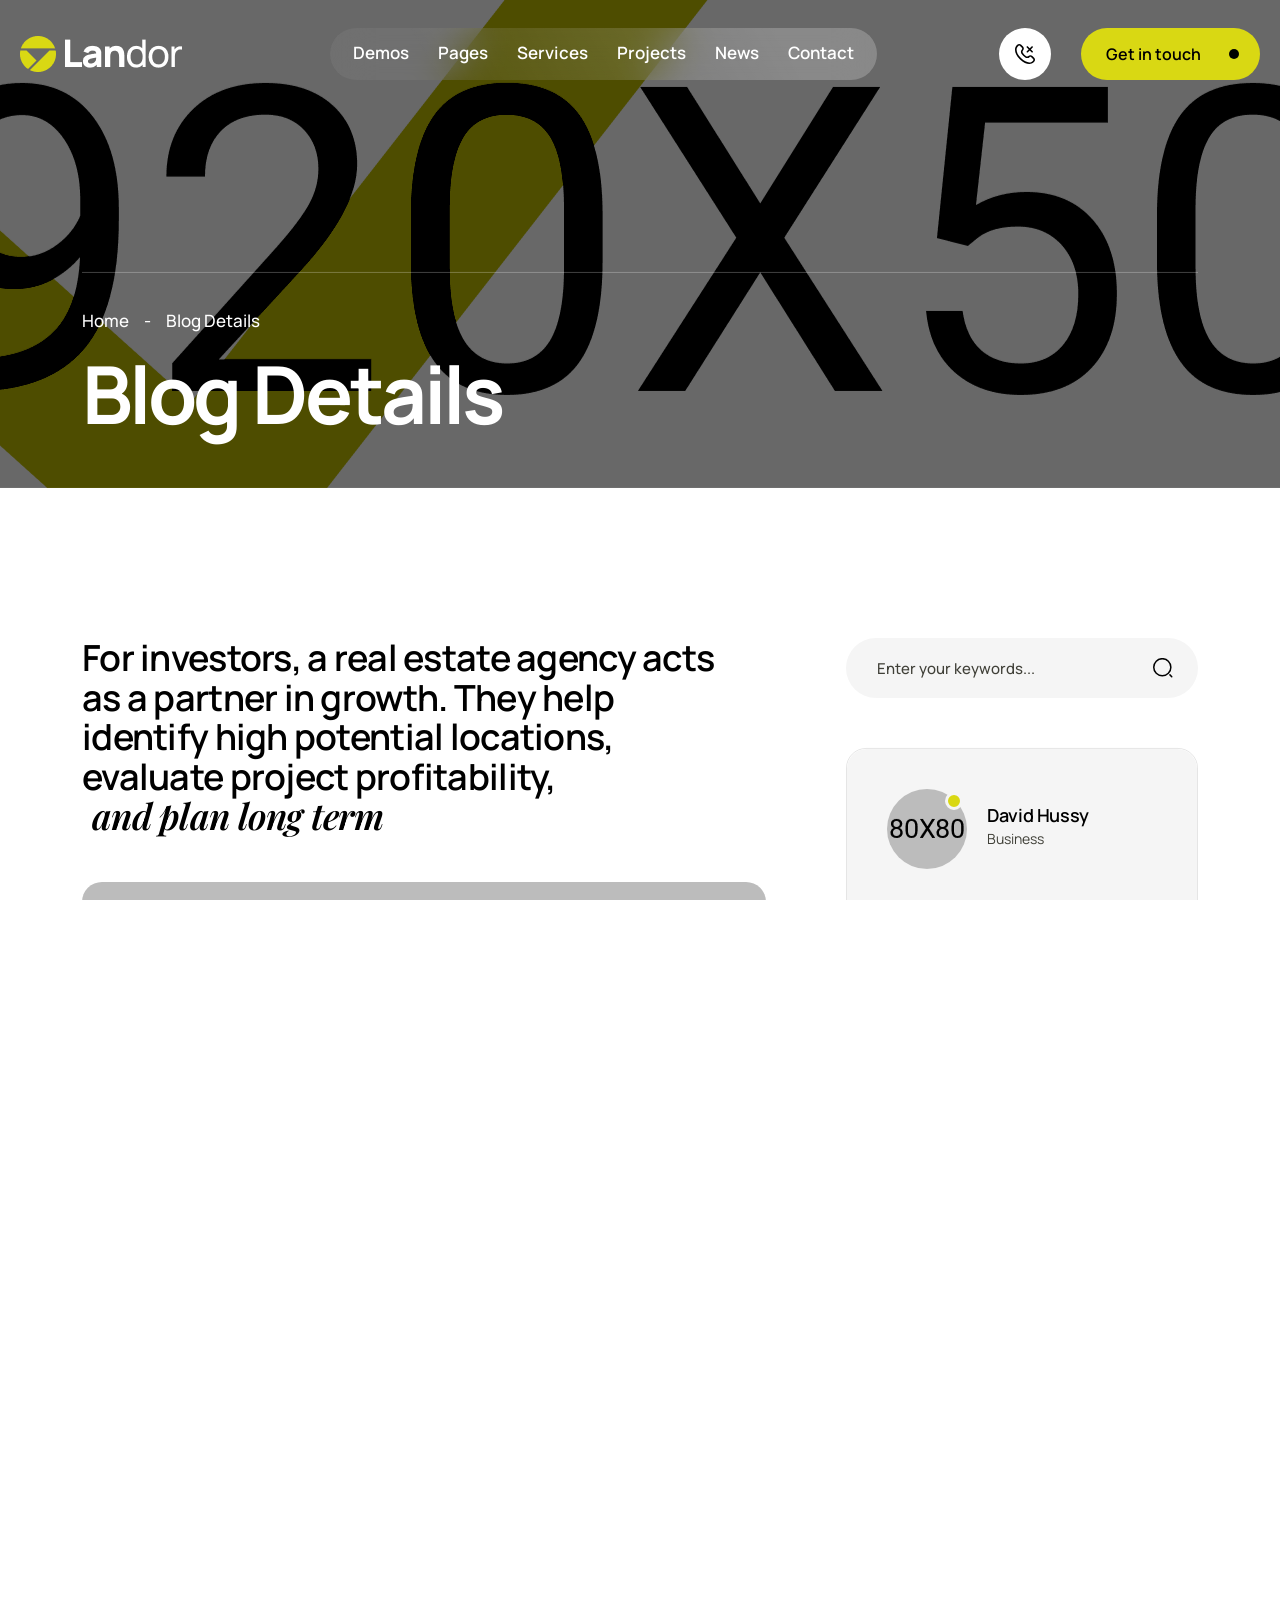
<file: landor/blog-details.html>
<!DOCTYPE html>
<html lang="en">
<head>
    <meta charset="UTF-8">
    <meta name="viewport" content="width=device-width, initial-scale=1.0">
    <title>Landor – Modern Real Estate & Property Listing HTML Template</title>
    <link rel="icon" type="image/x-icon" href="assets/img/logo/favicon.png">
    <link rel="stylesheet" href="assets/css/bootstrap.min.css">
    <link rel="stylesheet" href="assets/css/magnific-popup.css">
    <link rel="stylesheet" href="assets/css/swiper-bundle.min.css">
    <link rel="stylesheet" href="assets/css/font-awesome-pro.css">
    <link rel="stylesheet" href="assets/css/spacing.css">
    <link rel="stylesheet" href="assets/css/main.css">
</head>
<body class="tp-magic-cursor">
    
    <!-- header,start  -->
     <header>
        <div class="tp-header-area tp-header-transparent sticky-black" id="header-sticky">
            <div class="container-wide">
                <div class="tp-header-spacing">
                    <div class="tp-header-wrap">
                        <div class="row gx-0 tp-align-center">
                            <div class="col-xl-3 col-lg-4 col-md-5 col-5">
                                <div class="tp-header-logo">
                                    <a href="index.html"><img data-width="163" src="assets/img/logo/logo-white.png" alt="logo-black"></a>
                                </div>
                            </div>
                            <div class="col-xl-6 col-lg-2 col-md-1 col-2">
                                <div class="tp-header-menu tp-header-menu-white tp-bluer-bg tp-text-center d-none d-xl-inline-block">
                                    <nav class="tp-mobile-menu-active">
                                        <ul>
                                            <li><a href="#">Demos</a>
                                                <ul class="sub-menu">
                                                    <li><a href="index.html"><span>Home 01</span></a></li>
                                                    <li><a href="index-2.html"><span>Home 02</span></a></li>
                                                    <li><a href="index-3.html"><span>Home 03</span></a></li>
                                                    <li><a href="index-4.html"><span>Home 04</span></a></li>
                                                    <li><a href="index-5.html"><span>Home 05</span></a></li>
                                                    <li><a href="index-6.html"><span>Home 06</span></a></li>
                                                    <li><a href="index-7.html"><span>Home 07</span></a></li>
                                                </ul>
                                            </li>
                                            <li><a href="#">Pages</a>
                                                <ul class="sub-menu">
                                                    <li><a href="about.html"><span>About</span></a>
                                                    <li><a href="award.html"><span>Award</span></a>
                                                    <li><a href="faq.html"><span>Faq</span></a>
                                                    <li><a href="career.html"><span>Career</span></a>
                                                    <li><a href="career-details.html"><span>Career Details</span></a>
                                                    <li><a href="core-values.html"><span>Core Values</span></a>
                                                    <li><a href="team.html"><span>Team</span></a>
                                                    <li><a href="team-details.html"><span>Team Details</span></a>
                                                    <li><a href="404.html"><span>Error</span></a>
                                                </ul>
                                            </li>
                                            <li><a href="services-grid.html">Services</a>
                                                <ul class="sub-menu">
                                                    <li><a href="services-grid.html"><span>Services Grid</span></a></li>
                                                    <li><a href="services-tab.html"><span>Services Tab</span></a></li>
                                                    <li><a href="services-grid-icon.html"><span>Services Grid Icon</span></a></li>
                                                    <li><a href="services-details.html"><span>Services Details</span></a></li>
                                                </ul> 
                                            </li>
                                            <li><a href="project-standard.html">Projects</a>
                                                <ul class="sub-menu">
                                                    <li><a href="project-standard.html"><span>Project Standard</span></a></li>
                                                    <li><a href="project-grid.html"><span>Project Grid</span></a></li>
                                                    <li><a href="project-details.html"><span>Project Details</span></a></li>
                                                </ul> 
                                            </li>
                                            <li><a href="blog-standard.html">News</a>
                                                <ul class="sub-menu">
                                                    <li><a href="blog-standard.html"><span>News Standard</span></a></li>
                                                    <li><a href="blog-grid.html"><span>News Grid</span></a></li>
                                                    <li><a href="blog-details.html"><span>News Details</span></a></li>
                                                </ul> 
                                            </li>
                                            <li><a href="contact.html">Contact</a></li>
                                        </ul>
                                    </nav>
                                </div>
                            </div>
                            <div class="col-xl-3 col-lg-6 col-md-6 col-5">
                                <div class="tp-header-cta tp-flex-center tp-justify-end">
                                    <div class="tp-cta-phone tp-header-cta-phone mr-30 d-none d-xl-inline-block">
                                        <a class="tp-flex-center" href="tel:+99926542563">
                                            <span class="tp-cta-phone-icon tp-cta-phone-icon-white mr-10">
                                                <svg width="21" height="20" viewBox="0 0 21 20" fill="none" xmlns="http://www.w3.org/2000/svg">
                                                <path d="M14.2719 19.997C11.5252 19.997 8.13976 18.5871 4.77463 15.222C-0.807382 9.64238 -1.00729 4.00592 1.67685 1.32259L2.19206 0.807377C2.73505 0.289145 3.45681 0 4.20741 0C4.95801 0 5.67976 0.289145 6.22275 0.807377L8.01055 2.59518C8.53824 3.12648 8.83648 3.84357 8.84119 4.59237C8.8459 5.34118 8.55671 6.06196 8.03574 6.59986C7.74724 6.88766 7.56689 7.26621 7.52514 7.67157C7.48339 8.07694 7.5828 8.4843 7.80658 8.82486C8.24476 9.48639 8.74961 10.1013 9.31321 10.6598C9.87764 11.229 10.499 11.7388 11.1677 12.1811C11.5048 12.4084 11.9106 12.5111 12.3154 12.4717C12.7201 12.4322 13.0984 12.253 13.3853 11.9649C13.9229 11.4412 14.6447 11.1495 15.3952 11.1527C16.1458 11.1559 16.865 11.4537 17.3981 11.982L19.1859 13.7698C19.72 14.3047 20.0199 15.0297 20.0199 15.7855C20.0199 16.5414 19.72 17.2663 19.1859 17.8013L18.6707 18.3165C18.0854 18.8741 17.3952 19.3098 16.64 19.5983C15.8849 19.8868 15.0799 20.0223 14.2719 19.997ZM4.20659 1.59807C4.04583 1.59779 3.8866 1.6293 3.73807 1.69081C3.58953 1.75231 3.45463 1.84259 3.34113 1.95645L2.82592 2.47166C0.713063 4.58452 1.09907 9.24825 5.9237 14.0729C10.7483 18.8975 15.4129 19.2851 17.5257 17.1715L18.0409 16.6563C18.27 16.4261 18.3986 16.1147 18.3986 15.79C18.3986 15.4653 18.27 15.1538 18.0409 14.9237L16.2531 13.1359C16.0247 12.9093 15.7165 12.7812 15.3947 12.7792C15.0729 12.7773 14.7632 12.9015 14.532 13.1253C13.9784 13.6709 13.2546 14.0102 12.4812 14.0867C11.7078 14.1631 10.9315 13.9721 10.2819 13.5455C8.76493 12.5361 7.46317 11.236 6.45191 9.72039C6.0247 9.06913 5.83427 8.29084 5.91254 7.51591C5.9908 6.74098 6.33299 6.01648 6.8818 5.46379C7.10369 5.23255 7.22623 4.92362 7.2232 4.60315C7.22016 4.28267 7.09178 3.97613 6.86555 3.74913L5.07774 1.96132C4.96397 1.84591 4.82833 1.75433 4.67875 1.69196C4.52917 1.62959 4.36866 1.59767 4.20659 1.59807Z" fill="currentcolor"/>
                                                <path d="M17.1312 8.53397C16.9157 8.53392 16.7091 8.44827 16.5567 8.29586L11.7979 3.53949C11.7203 3.46453 11.6584 3.37486 11.6158 3.27571C11.5732 3.17657 11.5508 3.06993 11.5498 2.96203C11.5489 2.85413 11.5695 2.74712 11.6103 2.64725C11.6512 2.54738 11.7115 2.45665 11.7878 2.38035C11.8641 2.30405 11.9549 2.24371 12.0547 2.20285C12.1546 2.16199 12.2616 2.14143 12.3695 2.14236C12.4774 2.1433 12.584 2.16572 12.6832 2.20831C12.7823 2.2509 12.872 2.31281 12.947 2.39042L17.7058 7.15248C17.8194 7.26613 17.8968 7.41091 17.9281 7.56853C17.9594 7.72614 17.9433 7.88951 17.8819 8.03798C17.8204 8.18644 17.7162 8.31335 17.5826 8.40264C17.449 8.49194 17.2919 8.53962 17.1312 8.53965V8.53397Z" fill="currentcolor"/>
                                                <path d="M12.373 8.53401C12.2123 8.53398 12.0552 8.4863 11.9216 8.397C11.788 8.30771 11.6839 8.1808 11.6224 8.03234C11.5609 7.88387 11.5448 7.7205 11.5762 7.56289C11.6075 7.40527 11.6849 7.26049 11.7985 7.14684L16.5573 2.39047C16.7106 2.24244 16.9158 2.16053 17.1289 2.16238C17.342 2.16424 17.5458 2.2497 17.6965 2.40037C17.8471 2.55104 17.9326 2.75486 17.9344 2.96793C17.9363 3.181 17.8544 3.38628 17.7064 3.53954L12.9475 8.29916C12.7947 8.45038 12.5881 8.53483 12.373 8.53401Z" fill="currentcolor"/>
                                                </svg>
                                            </span>
                                            <samp class="d-none d-xxl-flex tp-text-white">+999 2654 2563</samp>
                                        </a>
                                    </div>
                                    <div class="tp-header-cta-button d-none d-md-inline-block">
                                        <a href="#" class="tp-btn">
                                            <span class="tp-btn-text">Get in touch</span>
                                            <span class="tp-btn-icon">
                                                <svg width="12" height="12" viewBox="0 0 12 12" fill="none" xmlns="http://www.w3.org/2000/svg">
                                                <path d="M0.75 10.75L10.75 0.75" stroke="currentcolor" stroke-width="1.5" stroke-linecap="round" stroke-linejoin="round"/>
                                                <path d="M0.75 0.75H10.75V10.75" stroke="currentcolor" stroke-width="1.5" stroke-linecap="round" stroke-linejoin="round"/>
                                                </svg>
                                            </span>
                                        </a>
                                    </div>
                                    <div class="tp-header-bar d-xl-none">
                                        <button class="header-sidebar-btn tp-offcanvas-toogle ml-10">
                                            <span></span>
                                            <span></span>
                                        </button>
                                    </div>
                                </div>
                            </div>
                        </div>
                    </div>
                </div>
            </div>
        </div>
     </header>
    <!-- header,end  -->

     <!-- preloader,start  -->
        <div id="loading">
            <div id="loading-center">
                <div id="loading-center-absolute">
                    <div class="object" id="object_four"></div>
                    <div class="object" id="object_three"></div>
                    <div class="object" id="object_two"></div>
                    <div class="object" id="object_one"></div>
                </div>
            </div>
        
        </div>
     <!-- preloader,end  -->

 <!-- Begin magic cursor -->
    <div id="magic-cursor" class="cursor-black-bg">
        <div id="ball"></div>
    </div>
 <!-- End magic cursor -->

    <!-- back to top start -->
    <div class="back-to-top-wrapper">
        <button id="back_to_top" type="button" class="back-to-top-btn">
            <svg width="12" height="7" viewBox="0 0 12 7" fill="none" xmlns="http://www.w3.org/2000/svg">
                <path d="M11 6L6 1L1 6" stroke="currentColor" stroke-width="1.5" stroke-linecap="round" stroke-linejoin="round" />
            </svg>
        </button>
    </div>
    <!-- back to top end -->

    <!-- offcanvas-start -->
    <section class="tp-offcanvas">
        <div class="tp-offcanvas-wrapper">
            <div class="tp-offcanvas-header d-flex align-items-center justify-content-between mb-40">
                <div class="tp-offcanvas-logo">
                    <a href="index.html"><img data-width="163" src="assets/img/logo/logo-black.png" alt="logo-ing"></a>
                </div>
                <div class="tp-offcanvas-button">
                    <button class="tp-offcanvas-button-close tp-offcanvas-close-toggle"><i class="fas fa-times"></i>
                    </button>
                </div>
            </div>
            <div class="tp-offcanvas-menu mb-30">
                <nav></nav>
            </div>
            <div class="tp-offcanvas-content mb-30">
                <h3 class="tp-offcanvas-title mb-7">Let’s make Real</h3>
                <p class="m-0">We are a privately owned real estate company dedicated to delivering innovative property solutions across the globe.</p>
            </div>
            <div class="tp-offcanvas-gallery mb-30">
                <a class="popup-image" href="assets/img/project/project-gullary-1.jpg"><img src="assets/img/project/project-gullary-1.jpg" alt=""></a>
                <a class="popup-image" href="assets/img/project/project-gullary-2.jpg"><img src="assets/img/project/project-gullary-2.jpg" alt=""></a>
                <a class="popup-image" href="assets/img/project/project-gullary-3.jpg"><img src="assets/img/project/project-gullary-3.jpg" alt=""></a>
                <a class="popup-image" href="assets/img/project/project-gullary-1.jpg"><img src="assets/img/project/project-gullary-1.jpg" alt=""></a>
            </div>
            <div class="tp-offcanvas-cta mb-30">
               <h3 class="tp-offcanvas-title mb-7">Information</h3>
                <ul>
                    <li><a href="tel:+99926542563">+999 2654 2563</a></li>
                    <li><a href="mailto:landor@info@.com">landor@info@.com</a></li>
                </ul>
            </div>
            <div class="tp-offcanvas-contect-social">
                <ul>
                    <li><a href="#">
                        <svg width="8" height="15" viewBox="0 0 8 15" fill="none" xmlns="http://www.w3.org/2000/svg">
                        <path d="M8 0H5.81818C4.85376 0 3.92883 0.383116 3.24688 1.06507C2.56493 1.74702 2.18182 2.67194 2.18182 3.63636V5.81818H0V8.72727H2.18182V14.5455H5.09091V8.72727H7.27273L8 5.81818H5.09091V3.63636C5.09091 3.44348 5.16753 3.25849 5.30392 3.1221C5.44031 2.98571 5.6253 2.90909 5.81818 2.90909H8V0Z" fill="currentcolor"></path>
                        </svg>
                    </a></li>
                    <li><a href="#">
                        <svg width="15" height="12" viewBox="0 0 15 12" fill="none" xmlns="http://www.w3.org/2000/svg">
                        <path d="M14.7127 0.00672484C14.0723 0.458456 13.3632 0.803959 12.6128 1.02993C12.21 0.566818 11.6748 0.238578 11.0794 0.0896016C10.484 -0.0593751 9.85717 -0.021901 9.28377 0.196956C8.71036 0.415812 8.21801 0.805492 7.87329 1.31329C7.52857 1.82109 7.34812 2.42251 7.35635 3.0362V3.70496C6.18109 3.73544 5.01654 3.47478 3.96642 2.94622C2.91629 2.41765 2.01318 1.63758 1.33752 0.675484C1.33752 0.675484 -1.33752 6.69432 4.68131 9.36935C3.30402 10.3043 1.66331 10.773 0 10.7069C6.01883 14.0507 13.3752 10.7069 13.3752 3.01614C13.3746 2.82986 13.3567 2.64404 13.3217 2.46107C14.0042 1.78796 14.4859 0.938114 14.7127 0.00672484Z" fill="currentcolor"></path>
                        </svg>
                    </a></li>
                    <li><a href="#">
                        <svg width="14" height="14" viewBox="0 0 14 14" fill="none" xmlns="http://www.w3.org/2000/svg">
                        <path d="M9.79961 4.2002C10.9135 4.2002 11.9818 4.64269 12.7695 5.43035C13.5571 6.218 13.9996 7.28629 13.9996 8.4002V13.3002H11.1996V8.4002C11.1996 8.02889 11.0521 7.6728 10.7896 7.41025C10.527 7.1477 10.1709 7.0002 9.79961 7.0002C9.42831 7.0002 9.07221 7.1477 8.80966 7.41025C8.54711 7.6728 8.39961 8.02889 8.39961 8.4002V13.3002H5.59961V8.4002C5.59961 7.28629 6.04211 6.218 6.82976 5.43035C7.61741 4.64269 8.6857 4.2002 9.79961 4.2002Z" fill="currentcolor"></path>
                        <path d="M2.8 4.90039H0V13.3004H2.8V4.90039Z" fill="currentcolor"></path>
                        <path d="M1.4 2.8C2.1732 2.8 2.8 2.1732 2.8 1.4C2.8 0.626801 2.1732 0 1.4 0C0.626801 0 0 0.626801 0 1.4C0 2.1732 0.626801 2.8 1.4 2.8Z" fill="currentcolor"></path>
                        </svg>
                    </a></li>
                    <li><a href="#">
                        <svg width="15" height="10" viewBox="0 0 15 10" fill="none" xmlns="http://www.w3.org/2000/svg">
                        <path d="M13.9331 1.56533C13.8563 1.25835 13.6998 0.977084 13.4794 0.749939C13.2591 0.522795 12.9827 0.357817 12.6782 0.271669C11.5657 5.78312e-08 7.11551 0 7.11551 0C7.11551 0 2.66531 1.92771e-08 1.55276 0.297542C1.24827 0.38369 0.971895 0.548668 0.751564 0.775813C0.531234 1.00296 0.374748 1.28422 0.297912 1.5912C0.094299 2.72028 -0.00529911 3.86566 0.000369757 5.01294C-0.00688814 6.16885 0.0927163 7.32296 0.297912 8.46054C0.38262 8.75799 0.542612 9.02855 0.762429 9.24611C0.982246 9.46366 1.25446 9.62084 1.55276 9.70246C2.66531 10 7.11551 10 7.11551 10C7.11551 10 11.5657 10 12.6782 9.70246C12.9827 9.61631 13.2591 9.45133 13.4794 9.22419C13.6998 8.99704 13.8563 8.71578 13.9331 8.4088C14.1351 7.28822 14.2347 6.15157 14.2306 5.01294C14.2379 3.85702 14.1383 2.70291 13.9331 1.56533Z" fill="currentcolor"></path>
                        <path d="M5.66016 7.12773L9.37943 5.0126L5.66016 2.89746V7.12773Z" fill="white"></path>
                        </svg>
                    </a></li>
                </ul>
            </div>
        </div>
    </section>
    <div class="tp-offcanvas-overlay"></div>
    <!-- offcanvas-start -->

    <div id="smooth-wrapper">
        <div id="smooth-content">
    <!-- main,start  -->
     <main>

    <!-- breadcrumb-area,start  -->
     <section class="tp-breadcrumb-area tp-bg tp-overlay p-relative" data-background="assets/img/breadcrumb/breadcrumb-bg.jpg">
        <div class="tp-breadcrumb-shape p-absolute">
            <img src="assets/img/breadcrumb/breadcrumb-shape.png" alt="">
        </div>
        <div class="container">
            <div class="tp-breadcrumb pb-50">
                <div class="tp-breadcrumb-menu tp-flex-center mb-15 pt-35">
                    <span><a href="index.html">Home</a></span>
                    <span class="tp-breadcrumb-dvdr">-</span>
                    <span>Blog Details</span>
                </div>
                <h1 class="tp-breadcrumb-title tp-text-white margin-0">Blog Details</h1>
            </div>
        </div>
     </section>
    <!-- breadcrumb-area,end  -->

    <!-- blog-area,start  -->
        <section class="tp-postbox-area tp-team-spacing fix">
            <div class="container">
                <div class="tp-postbox-main">
                    <div class="row">
                        <div class="col-lg-8">
                            <div class="tp-postbox-details-wrap tp-postbox-wrap pr-50">
                                <article class="tp-postbox-details-item mb-50">
                                    <h2 class="tp-postbox-details-title tp-section-title mb-45">
                                        For investors, a real estate agency acts as a
                                        partner in growth. They help identify high
                                        potential locations, evaluate project
                                        profitability, <span>and plan long term</span>
                                    </h2>
                                    <div class="tp-postbox-details-thumb p-relative br-20 mb-40">
                                       <img src="assets/img/blog/blog-details-img-1.jpg" alt="">
                                    </div>
                                    <div class="tp-postbox-details-content">
                                        <p class="tp-text-black fw-500 mb-30">
                                            AI agencies represent a new breed of service providers at the  intersection of technology and marketing.
                                            These specialized firms  leverage artificial intelligence tools and techniques to deliver  enhanced business
                                            solutions ranging from content creation to customer  analytics. Unlike traditional agencies, they harness
                                            machine learning algorithms, natural language processing, and predictive modelling to  automate
                                            tasks and generate data-driven insights.
                                        </p>
                                        <p>
                                            The rise of AI agencies reflects the growing demand for businesses to  incorporate artificial intelligence into
                                            their operations without  building in-house expertise. According to recent industry research, over 60% of
                                            companies now view AI adoption as a competitive necessity rather than just an option. These agencies bridge
                                            the technical knowledge gap, providing access to cutting-edge AI technology without the
                                            substantial  investment in infrastructure and talent development.
                                        </p>
                                    </div> 
                                </article>
                                <div class="tp-postbox-details-main pb-45">
                                    <div class="tp-postbox-details-info mb-50">
                                        <h3 class="tp-postbox-details-title tp-postbox-details-title-spacing mb-25">How to update your theme</h3>
                                        <p>
                                            The rise of AI agencies reflects the growing demand for businesses  incorporate artificial intelligence into their
                                            operations without  building in-house expertise. According to recent industry research, over 60% of companies
                                            now view AI adoption as a competitive necessity rather than just an option.
                                        </p>
                                    </div>
                                    <div class="tp-postbox-details-thumb-wrap tp-flex">
                                        <div class="tp-postbox-details-thumb tp-postbox-details-thumb-inner br-20 tp-text-center">
                                            <img class="mb-10" src="assets/img/blog/blog-details-img-2.jpg" alt="">
                                            <p class="margin-0 tp-text-black fw-500">Images by <a href="#">@sample</a></p>
                                        </div>
                                        <div class="tp-postbox-details-thumb tp-postbox-details-thumb-inner br-20 tp-text-center">
                                            <img class="mb-10" src="assets/img/blog/blog-details-img-3.jpg" alt="">
                                            <p class="margin-0 tp-text-black fw-500">Images by <a href="#">@sample</a></p>
                                        </div>
                                    </div>
                                    <p class="tp-postbox-details-inner-deg pt-45">
                                        The rise of AI agencies reflects the growing demand for businesses incorporate artificial intelligence into their
                                        operations without  building in-house expertise. According to industry research, over 60% of companies
                                        now view AI adoption as a competitive necessity rather than just an option.
                                    </p>
                                </div>
                                <div class="tp-postbox-quote tp-flex tp-bg-black br-20">
                                    <div class="tp-postbox-quote-icon">
                                        <svg width="37" height="27" viewBox="0 0 37 27" fill="none" xmlns="http://www.w3.org/2000/svg">
                                        <path d="M35.046 0.402002C32.4553 2.01 30.222 3.97534 28.346 6.298C26.5593 8.53133 25.3533 10.8093 24.728 13.132C25.3533 12.596 26.0233 12.194 26.738 11.926C27.542 11.5687 28.3013 11.39 29.016 11.39C31.16 11.39 32.9467 12.1493 34.376 13.668C35.8053 15.0973 36.52 16.884 36.52 19.028C36.52 21.172 35.7607 22.9587 34.242 24.388C32.8127 25.8173 31.026 26.532 28.882 26.532C26.6487 26.532 24.8173 25.7727 23.388 24.254C21.9587 22.7353 21.244 20.77 21.244 18.358C21.244 15.142 22.1373 11.7027 23.924 8.04C25.8 4.288 27.8993 1.608 30.222 0H35.046V0.402002ZM13.802 0.402002C11.2113 2.01 8.978 3.97534 7.102 6.298C5.31533 8.53133 4.10933 10.8093 3.484 13.132C4.10933 12.596 4.77933 12.194 5.494 11.926C6.298 11.5687 7.05733 11.39 7.772 11.39C9.916 11.39 11.7027 12.1493 13.132 13.668C14.5613 15.0973 15.276 16.884 15.276 19.028C15.276 21.172 14.5167 22.9587 12.998 24.388C11.5687 25.8173 9.782 26.532 7.638 26.532C5.40467 26.532 3.57333 25.7727 2.144 24.254C0.714667 22.7353 0 20.77 0 18.358C0 15.142 0.893333 11.7027 2.68 8.04C4.556 4.288 6.65533 1.608 8.978 0H13.802V0.402002Z" fill="#D9D813"/>
                                        </svg>
                                    </div>
                                    <div class="tp-postbox-quote-content">
                                        <h4 class="tp-postbox-quote-deg fw-500 mb-15 tp-text-white">“The team at @landor real estate is incredibly dedicated
                                        knowledgeable, and helpful.</h4>
                                        <span>Socrates</span>
                                    </div>
                                </div>
                                <div class="tp-postbox-comments-wrap pt-75">
                                    <h3 class="tp-postbox-comments-title mb-45">02 Comment</h3>
                                    <div class="tp-postbox-comments">
                                        <ul>
                                            <li>
                                                <div class="tp-postbox-comments-item tp-flex mb-45">
                                                    <div class="tp-postbox-comments-author br-20">
                                                        <a href="#"><img src="assets/img/blog/blog-comment-author-1.jpg" alt=""></a>
                                                    </div>
                                                    <div class="tp-postbox-comments-content">
                                                        <h4 class="tp-postbox-comments-author-title">Justin Case  .  <span>April 8, 2025 at 7:38 am</span></h4>
                                                        <p class="margin-0">Experience is fundamental to ensuring prospects stay engaged when visiting content
                                                        page the most of this 2023 content marketing trend.!</p>
                                                        <div class="tp-postbox-comments-link pt-20">
                                                            <a href="#">
                                                                <svg width="14" height="10" viewBox="0 0 14 10" fill="none" xmlns="http://www.w3.org/2000/svg">
                                                                <path d="M4.75 0.75L0.75 4.75L4.75 8.75" stroke="currentcolor" stroke-width="1.5" stroke-linecap="round" stroke-linejoin="round"/>
                                                                <path d="M0.75 4.75024L8.75 4.75024C10.0833 4.75024 12.75 5.55025 12.75 8.75025" stroke="currentcolor" stroke-width="1.5" stroke-linecap="round"/>
                                                                </svg>
                                                                Reply
                                                            </a>
                                                        </div>
                                                    </div>
                                                </div>
                                                <ul class="children">
                                                    <li>
                                                        <div class="tp-postbox-comments-item tp-flex">
                                                            <div class="tp-postbox-comments-author br-20">
                                                                <a href="#"><img src="assets/img/blog/blog-comment-author-2.jpg" alt=""></a>
                                                            </div>
                                                            <div class="tp-postbox-comments-content">
                                                                <h4 class="tp-postbox-comments-author-title">Justin Case  .  <span>April 8, 2025 at 7:38 am</span></h4>
                                                                <p class="margin-0">Experience is fundamental to ensuring prospects stay engaged when visiting content
                                                                page the most of this 2023 content marketing trend.!</p>
                                                                <div class="tp-postbox-comments-link pt-20">
                                                                    <a href="#">
                                                                        <svg width="14" height="10" viewBox="0 0 14 10" fill="none" xmlns="http://www.w3.org/2000/svg">
                                                                        <path d="M4.75 0.75L0.75 4.75L4.75 8.75" stroke="currentcolor" stroke-width="1.5" stroke-linecap="round" stroke-linejoin="round"/>
                                                                        <path d="M0.75 4.75024L8.75 4.75024C10.0833 4.75024 12.75 5.55025 12.75 8.75025" stroke="currentcolor" stroke-width="1.5" stroke-linecap="round"/>
                                                                        </svg>
                                                                        Reply
                                                                    </a>
                                                                </div>
                                                            </div>
                                                        </div>
                                                    </li>
                                                </ul>
                                            </li>
                                        </ul>
                                    </div>
                                </div>
                                <div class="tp-postbox-comments-form-wrap pt-100">
                                    <div class="tp-postbox-comments-form-content mb-25">
                                        <h3 class="tp-postbox-comments-title">Leave a reply</h3>
                                        <p>Your email address will not be published. Required fields are marked *</p>
                                    </div>
                                    <div class="tp-postbox-comments-form">
                                        <form action="#">
                                            <div class="row gx-20">
                                                <div class="col-lg-12">
                                                    <div class="tp-postbox-comments-input">
                                                        <textarea placeholder="Write your message..."></textarea>
                                                    </div>
                                                </div>
                                                <div class="col-md-6">
                                                    <div class="tp-postbox-comments-input">
                                                        <input type="text" placeholder="Your name">
                                                    </div>
                                                </div>
                                                <div class="col-md-6">
                                                    <div class="tp-postbox-comments-input">
                                                         <input type="email" placeholder="Email address">
                                                    </div>
                                                </div>
                                                <div class="col-lg-12">
                                                    <div class="tp-postbox-comments-input">
                                                        <input type="text" placeholder="Website address">
                                                    </div>
                                                </div>
                                                <div class="col-lg-12">
                                                    <div class="tp-postbox-check-wrap tp-flex-center mb-35"> 
                                                        <input name="checkbox" class="tp-postbox-check" id="remeber" type="checkbox">
                                                        <label for="remeber">Save my name, email, and website in this browser for the next time I comment.</label>
                                                    </div>
                                                </div>
                                                <div class="col-lg-12">
                                                    <div class="tp-postbox-comments-input">
                                                        <button type="submit">Submit comment
                                                            <svg width="8" height="14" viewBox="0 0 8 14" fill="none" xmlns="http://www.w3.org/2000/svg">
                                                            <path d="M0.75 12.75L6.75 6.75L0.75 0.75" stroke="currentcolor" stroke-width="1.5" stroke-linecap="round" stroke-linejoin="round"/>
                                                            </svg>
                                                        </button>
                                                    </div>
                                                </div>
                                            </div>
                                        </form>
                                    </div>
                                </div>
                            </div>
                        </div>
                        <div class="col-lg-4">
                            <div class="tp-sidebar">
                                <div class="tp-sidebar-search mb-50">
                                    <form action="#">
                                        <input type="search" name="search" placeholder="Enter your keywords...">
                                        <button type="submit">
                                            <svg width="20" height="20" viewBox="0 0 20 20" fill="none" xmlns="http://www.w3.org/2000/svg">
                                            <path d="M9.30005 17.8501C14.0221 17.8501 17.8501 14.0221 17.8501 9.30005C17.8501 4.57799 14.0221 0.75 9.30005 0.75C4.57799 0.75 0.75 4.57799 0.75 9.30005C0.75 14.0221 4.57799 17.8501 9.30005 17.8501Z" stroke="black" stroke-width="1.5" stroke-linecap="round" stroke-linejoin="round"/>
                                            <path d="M18.7492 18.75L16.9492 16.95" stroke="black" stroke-width="1.5" stroke-linecap="round" stroke-linejoin="round"/>
                                            </svg>
                                        </button>
                                    </form>
                                </div>
                                <div class="tp-sidebar-widget mb-50">
                                    <div class="tp-sidebar-author">
                                        <div class="tp-sidebar-author-info">
                                            <div class="tp-sidebar-author-main tp-flex-center mb-25">
                                                <div class="tp-sidebar-author-avatar mr-20 p-relative ">
                                                    <a href="#"><img src="assets/img/blog/sidebar-author-1.jpg" alt=""></a>
                                                    <span class="tp-sidebar-author-status"></span>
                                                </div>
                                                <div class="tp-sidebar-author-content">
                                                    <h3 class="tp-sidebar-author-title margin-0 lh-1"><a href="#">David Hussy</a></h3>
                                                    <span class="lh-1 d-inline-block">Business</span>
                                                </div>
                                            </div>
                                            <div class="tp-sidebar-author-socials tp-flex-center ml-80">
                                                <a href="#">
                                                    <svg width="14" height="14" viewBox="0 0 14 14" fill="none" xmlns="http://www.w3.org/2000/svg">
                                                    <path d="M14 7C14 3.13401 10.866 0 7 0C3.134 0 0 3.13401 0 7C0 10.4939 2.55979 13.3898 5.90625 13.915V9.02344H4.12891V7H5.90625V5.45781C5.90625 3.70344 6.95133 2.73438 8.55025 2.73438C9.31588 2.73438 10.1172 2.87109 10.1172 2.87109V4.59375H9.23453C8.365 4.59375 8.09375 5.13338 8.09375 5.6875V7H10.0352L9.7248 9.02344H8.09375V13.915C11.4402 13.3898 14 10.4939 14 7Z" fill="currentcolor"/>
                                                    <path d="M9.7248 9.02344L10.0352 7H8.09375V5.6875C8.09375 5.13393 8.365 4.59375 9.23453 4.59375H10.1172V2.87109C10.1172 2.87109 9.31615 2.73438 8.55025 2.73438C6.95133 2.73438 5.90625 3.70344 5.90625 5.45781V7H4.12891V9.02344H5.90625V13.915C6.63101 14.0283 7.36899 14.0283 8.09375 13.915V9.02344H9.7248Z" fill="#F5F5F5"/>
                                                    </svg>
                                                </a>
                                                <a href="#">
                                                    <svg xmlns="http://www.w3.org/2000/svg" width="14" height="14" viewBox="0 0 16 16" fill="none">
                                                    <path d="M9.52217 6.77491L15.4785 0H14.0671L8.89516 5.88256L4.76437 0H0L6.24656 8.89547L0 16H1.41155L6.87321 9.78782L11.2356 16H16L9.52183 6.77491H9.52217ZM7.58887 8.97384L6.95596 8.08805L1.92015 1.03974H4.0882L8.15216 6.72795L8.78507 7.61374L14.0677 15.0075H11.8997L7.58887 8.97418V8.97384Z" fill="currentColor"></path>
                                                    </svg>
                                                </a>
                                                <a href="#">
                                                    <svg width="14" height="14" viewBox="0 0 14 14" fill="none" xmlns="http://www.w3.org/2000/svg">
                                                    <path d="M7 0C3.13359 0 0 3.13359 0 7C0 9.9668 1.8457 12.4988 4.44883 13.5187C4.38867 12.9637 4.33125 12.116 4.47344 11.5117C4.60195 10.9648 5.29375 8.03359 5.29375 8.03359C5.29375 8.03359 5.0832 7.61523 5.0832 6.99453C5.0832 6.02109 5.64648 5.29375 6.34922 5.29375C6.94531 5.29375 7.23516 5.74219 7.23516 6.28086C7.23516 6.88242 6.85234 7.7793 6.65547 8.61055C6.49141 9.30781 7.00547 9.87656 7.6918 9.87656C8.93594 9.87656 9.89297 8.56406 9.89297 6.67188C9.89297 4.9957 8.68984 3.82266 6.96992 3.82266C4.9793 3.82266 3.80898 5.31562 3.80898 6.86055C3.80898 7.46211 4.04141 8.10742 4.33125 8.45742C4.38867 8.52578 4.39687 8.58867 4.38047 8.65703C4.32852 8.87852 4.2082 9.3543 4.18633 9.45C4.15625 9.57852 4.08516 9.60586 3.95117 9.54297C3.07617 9.13555 2.5293 7.85859 2.5293 6.83047C2.5293 4.62109 4.13438 2.59492 7.15313 2.59492C9.58125 2.59492 11.468 4.32578 11.468 6.63906C11.468 9.05078 9.94766 10.9922 7.83672 10.9922C7.12852 10.9922 6.46133 10.623 6.23164 10.1883C6.23164 10.1883 5.88164 11.5254 5.79688 11.8535C5.63828 12.4605 5.21172 13.2234 4.92734 13.6883C5.58359 13.8906 6.27812 14 7 14C10.8664 14 14 10.8664 14 7C14 3.13359 10.8664 0 7 0Z" fill="currentcolor"/>
                                                    </svg>
                                                </a>
                                                <a href="#">
                                                    <svg width="14" height="14" viewBox="0 0 14 14" fill="none" xmlns="http://www.w3.org/2000/svg">
                                                    <path d="M7.00574 1.26079C8.87759 1.26079 9.09926 1.269 9.83541 1.30182C10.5196 1.3319 10.889 1.44677 11.1353 1.54249C11.461 1.66829 11.6963 1.82145 11.9399 2.06486C12.1862 2.311 12.3367 2.54347 12.4626 2.86892C12.5583 3.11506 12.6733 3.48701 12.7034 4.168C12.7362 4.90643 12.7444 5.12795 12.7444 6.9959C12.7444 8.86658 12.7362 9.0881 12.7034 9.82379C12.6733 10.5075 12.5583 10.8767 12.4626 11.1229C12.3367 11.4483 12.1834 11.6835 11.9399 11.9269C11.6936 12.1731 11.461 12.3235 11.1353 12.4493C10.889 12.545 10.5168 12.6599 9.83541 12.69C9.09652 12.7228 8.87486 12.731 7.00574 12.731C5.1339 12.731 4.91223 12.7228 4.17608 12.69C3.49193 12.6599 3.12248 12.545 2.87619 12.4493C2.55053 12.3235 2.31518 12.1703 2.07162 11.9269C1.82532 11.6808 1.67481 11.4483 1.54893 11.1229C1.45314 10.8767 1.33821 10.5048 1.3081 9.82379C1.27526 9.08537 1.26705 8.86384 1.26705 6.9959C1.26705 5.12522 1.27526 4.90369 1.3081 4.168C1.33821 3.48427 1.45314 3.11506 1.54893 2.86892C1.67481 2.54347 1.82806 2.30826 2.07162 2.06486C2.31792 1.81871 2.55053 1.66829 2.87619 1.54249C3.12248 1.44677 3.49466 1.3319 4.17608 1.30182C4.91223 1.269 5.1339 1.26079 7.00574 1.26079ZM7.00574 0C5.10379 0 4.86571 0.00820473 4.11861 0.0410236C3.37425 0.0738425 2.8625 0.194179 2.41917 0.366478C1.95668 0.546982 1.56535 0.784919 1.17675 1.17601C0.78541 1.56437 0.547324 1.95546 0.366707 2.41492C0.1943 2.86072 0.0738887 3.36941 0.0410493 4.1133C0.00820986 4.86267 0 5.10061 0 7.00137C0 8.90213 0.00820986 9.14007 0.0410493 9.8867C0.0738887 10.6306 0.1943 11.142 0.366707 11.5851C0.547324 12.0473 0.78541 12.4384 1.17675 12.8267C1.56535 13.2151 1.95668 13.4558 2.41643 13.6335C2.8625 13.8058 3.37151 13.9262 4.11587 13.959C4.86297 13.9918 5.10106 14 7.00301 14C8.90496 14 9.14304 13.9918 9.89014 13.959C10.6345 13.9262 11.1462 13.8058 11.5896 13.6335C12.0493 13.4558 12.4407 13.2151 12.8293 12.8267C13.2179 12.4384 13.4587 12.0473 13.6366 11.5878C13.809 11.142 13.9294 10.6333 13.9622 9.88943C13.9951 9.1428 14.0033 8.90486 14.0033 7.0041C14.0033 5.10334 13.9951 4.8654 13.9622 4.11877C13.9294 3.37488 13.809 2.86345 13.6366 2.42039C13.4642 1.95546 13.2261 1.56437 12.8347 1.17601C12.4461 0.787654 12.0548 0.546982 11.5951 0.369213C11.149 0.196913 10.64 0.0765775 9.89561 0.0437585C9.14578 0.00820473 8.90769 0 7.00574 0Z" fill="currentcolor"/>
                                                    <path d="M7.0049 3.40527C5.01812 3.40527 3.40625 5.01614 3.40625 7.00168C3.40625 8.98722 5.01812 10.5981 7.0049 10.5981C8.99169 10.5981 10.6036 8.98722 10.6036 7.00168C10.6036 5.01614 8.99169 3.40527 7.0049 3.40527ZM7.0049 9.33456C5.71596 9.33456 4.67057 8.28982 4.67057 7.00168C4.67057 5.71354 5.71596 4.6688 7.0049 4.6688C8.29385 4.6688 9.33924 5.71354 9.33924 7.00168C9.33924 8.28982 8.29385 9.33456 7.0049 9.33456Z" fill="currentcolor"/>
                                                    <path d="M11.5865 3.26168C11.5865 3.72661 11.2089 4.1013 10.7464 4.1013C10.2812 4.1013 9.90625 3.72388 9.90625 3.26168C9.90625 2.79674 10.2839 2.42206 10.7464 2.42206C11.2089 2.42206 11.5865 2.79948 11.5865 3.26168Z" fill="currentcolor"/>
                                                    </svg>
                                                </a>
                                            </div>
                                        </div>
                                        <div class="tp-sidebar-author-cta">
                                            <a href="tel:+993256548596">
                                                <svg width="16" height="16" viewBox="0 0 16 16" fill="none" xmlns="http://www.w3.org/2000/svg">
                                                <path d="M14.6493 12.2199C14.6493 12.4599 14.5959 12.7066 14.4826 12.9466C14.3693 13.1866 14.2226 13.4133 14.0293 13.6266C13.7026 13.9866 13.3426 14.2466 12.9359 14.4133C12.5359 14.5799 12.1026 14.6666 11.6359 14.6666C10.9559 14.6666 10.2293 14.5066 9.4626 14.1799C8.69594 13.8533 7.92927 13.4133 7.16927 12.8599C6.4026 12.2999 5.67594 11.6799 4.9826 10.9933C4.29594 10.2999 3.67594 9.57325 3.1226 8.81325C2.57594 8.05325 2.13594 7.29325 1.81594 6.53992C1.49594 5.77992 1.33594 5.05325 1.33594 4.35992C1.33594 3.90659 1.41594 3.47325 1.57594 3.07325C1.73594 2.66659 1.98927 2.29325 2.3426 1.95992C2.76927 1.53992 3.23594 1.33325 3.72927 1.33325C3.91594 1.33325 4.1026 1.37325 4.26927 1.45325C4.4426 1.53325 4.59594 1.65325 4.71594 1.82659L6.2626 4.00659C6.3826 4.17325 6.46927 4.32659 6.52927 4.47325C6.58927 4.61325 6.6226 4.75325 6.6226 4.87992C6.6226 5.03992 6.57594 5.19992 6.4826 5.35325C6.39594 5.50658 6.26927 5.66658 6.10927 5.82658L5.6026 6.35325C5.52927 6.42658 5.49594 6.51325 5.49594 6.61992C5.49594 6.67325 5.5026 6.71992 5.51594 6.77325C5.53594 6.82658 5.55594 6.86658 5.56927 6.90658C5.68927 7.12658 5.89594 7.41325 6.18927 7.75992C6.48927 8.10659 6.80927 8.45992 7.15594 8.81325C7.51594 9.16658 7.8626 9.49325 8.21594 9.79325C8.5626 10.0866 8.84927 10.2866 9.07594 10.4066C9.10927 10.4199 9.14927 10.4399 9.19594 10.4599C9.24927 10.4799 9.3026 10.4866 9.3626 10.4866C9.47594 10.4866 9.5626 10.4466 9.63594 10.3733L10.1426 9.87325C10.3093 9.70659 10.4693 9.57992 10.6226 9.49992C10.7759 9.40658 10.9293 9.35992 11.0959 9.35992C11.2226 9.35992 11.3559 9.38658 11.5026 9.44658C11.6493 9.50658 11.8026 9.59325 11.9693 9.70659L14.1759 11.2733C14.3493 11.3933 14.4693 11.5333 14.5426 11.6999C14.6093 11.8666 14.6493 12.0333 14.6493 12.2199Z" stroke="currentcolor" stroke-width="1.5" stroke-miterlimit="10"/>
                                                <path d="M13.3328 2.6665H10.1328M13.3328 2.6665V5.8665V2.6665Z" stroke="currentcolor" stroke-width="1.5" stroke-linecap="round" stroke-linejoin="round"/>
                                                </svg>
                                                +99 325 654 8596
                                            </a>
                                            <a href="mailto:landor@gmail.com">
                                                <svg width="16" height="16" viewBox="0 0 16 16" fill="none" xmlns="http://www.w3.org/2000/svg">
                                                <path d="M1.33203 5.66671C1.33203 3.33337 2.66536 2.33337 4.66536 2.33337H11.332C13.332 2.33337 14.6654 3.33337 14.6654 5.66671V10.3334C14.6654 12.6667 13.332 13.6667 11.332 13.6667H4.66536" stroke="currentcolor" stroke-width="1.5" stroke-miterlimit="10" stroke-linecap="round" stroke-linejoin="round"/>
                                                <path d="M11.3346 6L9.24797 7.66667C8.5613 8.21333 7.43463 8.21333 6.74797 7.66667L4.66797 6" stroke="currentcolor" stroke-width="1.5" stroke-miterlimit="10" stroke-linecap="round" stroke-linejoin="round"/>
                                                <path d="M1.33203 11H5.33203" stroke="currentcolor" stroke-width="1.5" stroke-miterlimit="10" stroke-linecap="round" stroke-linejoin="round"/>
                                                <path d="M1.33203 8.33337H3.33203" stroke="currentcolor" stroke-width="1.5" stroke-miterlimit="10" stroke-linecap="round" stroke-linejoin="round"/>
                                                </svg>
                                               landor@gmail.com
                                            </a>
                                        </div>
                                    </div>
                                </div>
                                <div class="tp-sidebar-widget tp-sidebar-category-bg mb-50">
                                    <h4 class="tp-sidebar-title mb-25">Categories</h4>
                                    <div class="tp-sidebar-category">
                                        <ul>
                                            <li><a href="#">
                                                Construction Management
                                                <svg width="7" height="12" viewBox="0 0 7 12" fill="none" xmlns="http://www.w3.org/2000/svg">
                                                <path d="M0.75 10.75L5.75 5.75L0.75 0.75" stroke="currentcolor" stroke-width="1.5" stroke-linecap="round" stroke-linejoin="round"/>
                                                </svg>
                                            </a></li>
                                            <li><a href="#">
                                                Real Estate Development
                                                    <svg width="7" height="12" viewBox="0 0 7 12" fill="none" xmlns="http://www.w3.org/2000/svg">
                                                    <path d="M0.75 10.75L5.75 5.75L0.75 0.75" stroke="currentcolor" stroke-width="1.5" stroke-linecap="round" stroke-linejoin="round"/>
                                                    </svg>
                                            </a></li>
                                            <li><a href="#">
                                               Project Management
                                                    <svg width="7" height="12" viewBox="0 0 7 12" fill="none" xmlns="http://www.w3.org/2000/svg">
                                                    <path d="M0.75 10.75L5.75 5.75L0.75 0.75" stroke="currentcolor" stroke-width="1.5" stroke-linecap="round" stroke-linejoin="round"/>
                                                    </svg>
                                            </a></li>
                                            <li><a href="#">
                                               Sales & Marketing
                                                    <svg width="7" height="12" viewBox="0 0 7 12" fill="none" xmlns="http://www.w3.org/2000/svg">
                                                    <path d="M0.75 10.75L5.75 5.75L0.75 0.75" stroke="currentcolor" stroke-width="1.5" stroke-linecap="round" stroke-linejoin="round"/>
                                                    </svg>
                                            </a></li>
                                            <li><a href="#">
                                                Investment & Capital
                                                    <svg width="7" height="12" viewBox="0 0 7 12" fill="none" xmlns="http://www.w3.org/2000/svg">
                                                    <path d="M0.75 10.75L5.75 5.75L0.75 0.75" stroke="currentcolor" stroke-width="1.5" stroke-linecap="round" stroke-linejoin="round"/>
                                                    </svg>
                                            </a></li>
                                        </ul>
                                    </div>
                                </div>
                                <div class="tp-sidebar-widget mb-50">
                                    <h4 class="tp-sidebar-title mb-25">Blog post</h4>
                                    <div class="tp-recent-post">
                                        <div class="tprecentpost mb-10 tp-flex-center">
                                            <div class="tprecentpost__thumb mr-20">
                                                <a class="br-10" href="#"><img src="assets/img/blog/sidebar-rp-thumb-1.jpg" alt=""></a>
                                            </div>
                                            <div class="tprecentpost__content">
                                                <h5 class="tprecentpost__title mb-10"><a href="#">Intuitive header by <br> choose a pre-built header</a></h5>
                                                <span class="tprecentpost__meta">
                                                    <svg width="13" height="13" viewBox="0 0 13 13" fill="none" xmlns="http://www.w3.org/2000/svg">
                                                    <path d="M6.5 12.5C9.81371 12.5 12.5 9.81371 12.5 6.5C12.5 3.18629 9.81371 0.5 6.5 0.5C3.18629 0.5 0.5 3.18629 0.5 6.5C0.5 9.81371 3.18629 12.5 6.5 12.5Z" stroke="#404038" stroke-linecap="round" stroke-linejoin="round"/>
                                                    <path d="M6.5 2.8999V6.4999L8.9 7.6999" stroke="currentcolor" stroke-linecap="round" stroke-linejoin="round"/>
                                                    </svg>
                                                    April 24, 2024
                                                </span>
                                            </div>
                                        </div>
                                        <div class="tprecentpost mb-10 tp-flex-center">
                                            <div class="tprecentpost__thumb mr-20">
                                                <a class="br-10" href="#"><img src="assets/img/blog/sidebar-rp-thumb-2.jpg" alt=""></a>
                                            </div>
                                            <div class="tprecentpost__content">
                                                <h5 class="tprecentpost__title mb-10"><a href="#">Intuitive header by choose a <br> pre-built header</a></h5>
                                                <span class="tprecentpost__meta">
                                                    <svg width="13" height="13" viewBox="0 0 13 13" fill="none" xmlns="http://www.w3.org/2000/svg">
                                                    <path d="M6.5 12.5C9.81371 12.5 12.5 9.81371 12.5 6.5C12.5 3.18629 9.81371 0.5 6.5 0.5C3.18629 0.5 0.5 3.18629 0.5 6.5C0.5 9.81371 3.18629 12.5 6.5 12.5Z" stroke="#404038" stroke-linecap="round" stroke-linejoin="round"/>
                                                    <path d="M6.5 2.8999V6.4999L8.9 7.6999" stroke="currentcolor" stroke-linecap="round" stroke-linejoin="round"/>
                                                    </svg>
                                                    may 25, 2024
                                                </span>
                                            </div>
                                        </div>
                                        <div class="tprecentpost tp-flex-center">
                                            <div class="tprecentpost__thumb mr-20">
                                                <a class="br-10" href="#"><img src="assets/img/blog/sidebar-rp-thumb-3.jpg" alt=""></a>
                                            </div>
                                            <div class="tprecentpost__content">
                                                <h5 class="tprecentpost__title mb-10"><a href="#">Intuitive header by choose a <br> pre-built header</a></h5>
                                                <span class="tprecentpost__meta">
                                                    <svg width="13" height="13" viewBox="0 0 13 13" fill="none" xmlns="http://www.w3.org/2000/svg">
                                                    <path d="M6.5 12.5C9.81371 12.5 12.5 9.81371 12.5 6.5C12.5 3.18629 9.81371 0.5 6.5 0.5C3.18629 0.5 0.5 3.18629 0.5 6.5C0.5 9.81371 3.18629 12.5 6.5 12.5Z" stroke="#404038" stroke-linecap="round" stroke-linejoin="round"/>
                                                    <path d="M6.5 2.8999V6.4999L8.9 7.6999" stroke="currentcolor" stroke-linecap="round" stroke-linejoin="round"/>
                                                    </svg>
                                                    june 24, 2024
                                                </span>
                                            </div>
                                        </div>
                                    </div>
                                </div>
                                <div class="tp-sidebar-widget">
                                    <h4 class="tp-sidebar-title mb-25">Our tags</h4>
                                    <div class="tagcloud pr-85">
                                        <a href="#">Leasing</a>
                                        <a href="#">Housing</a>
                                        <a href="#">Estate broker</a>
                                        <a href="#">Property</a>
                                        <a href="#">Luxury</a>
                                        <a href="#">Residential property</a>
                                    </div>
                                </div>
                            </div>
                        </div>
                    </div>
                </div>
            </div>
        </section>
    <!-- blog-area,end  -->
     </main>
    <!-- main,end  -->

    <!-- footer,start  -->
     <footer>
        <div class="tp-footer-area tp-bg-overlay-2 tp-linear-bg-4 tp-footer-spacing tp-footer-spacing-2 tp-footer-margin br-20 tp-bg fix" data-background="assets/img/footer/footer-bg-2.jpg">
            <div class="container z-index-2">
                <div class="tp-footer-wrap pb-65">
                    <div class="row">
                        <div class="col-lg-5 col-md-7 col-sm-8">
                            <div class="tp-footer-widgets mb-30 tp_fade_anim" data-delay=".1">
                                <div class="tp-footer-info">
                                    <div class="tp-footer-content mb-45">
                                        <h3 class="tp-footer-info-title mb-20 tp-text-white">Ha ve questions?</h3>
                                        <p class="tp-footer-info-deg white-rgba">Email us <a href="mailto:demo.landor@gmail.com">on demo.landor@gmail.com</a> <br>
                                            or submit <a href="contact.html">an contact</a> form.</p>
                                    </div>
                                    <div class="tp-footer-social tp-footer-social-white">
                                        <ul>
                                            <li><a href="#">
                                                <svg width="8" height="15" viewBox="0 0 8 15" fill="none" xmlns="http://www.w3.org/2000/svg">
                                                <path d="M8 0H5.81818C4.85376 0 3.92883 0.383116 3.24688 1.06507C2.56493 1.74702 2.18182 2.67194 2.18182 3.63636V5.81818H0V8.72727H2.18182V14.5455H5.09091V8.72727H7.27273L8 5.81818H5.09091V3.63636C5.09091 3.44348 5.16753 3.25849 5.30392 3.1221C5.44031 2.98571 5.6253 2.90909 5.81818 2.90909H8V0Z" fill="currentcolor"/>
                                                </svg>
                                            </a></li>
                                            <li><a href="#">
                                                <svg xmlns="http://www.w3.org/2000/svg" width="16" height="16" viewBox="0 0 16 16" fill="none">
                                                    <path d="M9.52217 6.77491L15.4785 0H14.0671L8.89516 5.88256L4.76437 0H0L6.24656 8.89547L0 16H1.41155L6.87321 9.78782L11.2356 16H16L9.52183 6.77491H9.52217ZM7.58887 8.97384L6.95596 8.08805L1.92015 1.03974H4.0882L8.15216 6.72795L8.78507 7.61374L14.0677 15.0075H11.8997L7.58887 8.97418V8.97384Z" fill="currentcolor"></path>
                                                </svg>
                                            </a></li>
                                            <li><a href="#">
                                                <svg width="14" height="14" viewBox="0 0 14 14" fill="none" xmlns="http://www.w3.org/2000/svg">
                                                <path d="M9.79961 4.2002C10.9135 4.2002 11.9818 4.64269 12.7695 5.43035C13.5571 6.218 13.9996 7.28629 13.9996 8.4002V13.3002H11.1996V8.4002C11.1996 8.02889 11.0521 7.6728 10.7896 7.41025C10.527 7.1477 10.1709 7.0002 9.79961 7.0002C9.42831 7.0002 9.07221 7.1477 8.80966 7.41025C8.54711 7.6728 8.39961 8.02889 8.39961 8.4002V13.3002H5.59961V8.4002C5.59961 7.28629 6.04211 6.218 6.82976 5.43035C7.61741 4.64269 8.6857 4.2002 9.79961 4.2002Z" fill="currentcolor"/>
                                                <path d="M2.8 4.90039H0V13.3004H2.8V4.90039Z" fill="currentcolor"/>
                                                <path d="M1.4 2.8C2.1732 2.8 2.8 2.1732 2.8 1.4C2.8 0.626801 2.1732 0 1.4 0C0.626801 0 0 0.626801 0 1.4C0 2.1732 0.626801 2.8 1.4 2.8Z" fill="currentcolor"/>
                                                </svg>
                                            </a></li>
                                            <li><a href="#">
                                              <i class="fab fa-youtube"></i>
                                            </a></li>
                                        </ul>
                                    </div>
                                </div>
                            </div>
                        </div>
                        <div class="col-lg-2 col-md-5 col-sm-4">
                            <div class="tp-footer-widgets tp-footer-widgets-white mb-30 tp_fade_anim" data-delay=".2">
                                <h4 class="tp-footer-widgets-title white-rgba mb-25">Company</h4>
                                <ul>
                                    <li><a href="#">About us</a></li>
                                    <li><a href="#">Our team</a></li>
                                    <li><a href="#">Solutions</a></li>
                                    <li><a href="#">Why choose us</a></li>
                                    <li><a href="#">Partners</a></li>
                                    <li><a href="#">Core values</a></li>
                                </ul>
                            </div>
                        </div>
                        <div class="col-lg-3 col-md-7 col-sm-8">
                            <div class="tp-footer-widgets tp-footer-widgets-white tp_fade_anim" data-delay=".3">
                                <h4 class="tp-footer-widgets-title white-rgba mb-25">SERVICES</h4>
                                <ul>
                                    <li><a href="#">Real estate development</a></li>
                                    <li><a href="#">Sales and marketin</a></li>
                                    <li><a href="#">Architecture and design</a></li>
                                    <li><a href="#">Construction management</a></li>
                                    <li><a href="#">Investment & capital</a></li>
                                    <li><a href="#">Project management</a></li>
                                </ul>
                            </div>
                        </div>
                        <div class="col-lg-2 col-md-5 col-sm-4">
                            <div class="tp-footer-widgets tp-footer-widgets-white tp_fade_anim" data-delay=".4">
                                <h4 class="tp-footer-widgets-title white-rgba mb-25">PAGES</h4>
                                <ul>
                                    <li><a href="#">Testimonials</a></li>
                                    <li><a href="#">FAQs</a></li>
                                    <li><a href="#">Blog</a></li>
                                    <li><a href="#">Careers</a></li>
                                    <li><a href="#">Contact us</a></li>
                                </ul>
                            </div>
                        </div>
                    </div>
                </div>
                <div class="footer-copyright">
                    <div class="row tp-justify-center">
                        <div class="col-xl-5 col-lg-4 col-md-4">
                            <div class="tp-footer-logo text-center">
                                <a href="index.html"><img data-width="365" src="assets/img/logo/logo-white-larg.png" alt=""></a>
                            </div>
                        </div>
                    </div>
                </div>
            </div>
        </div>
     </footer>
    <!-- footer,end  -->

        </div>
    </div>

    <!-- script,start -->
    <script src="assets/js/jquery-3.7.1.min.js"></script>
    <script src="assets/js/vandor/waypoints.js"></script>
    <script src="assets/js/ajex-form.js"></script>
    <script src="assets/js/bootstrap.bundle.min.js"></script>
    <script src="assets/js/isotope.pkgd.min.js"></script>
    <script src="assets/js/jquery.magnific-popup.min.js"></script>
    <script src="assets/js/swiper-bundle.min.js"></script>
    <script src="assets/js/nice-select.js"></script>
    <script src="assets/js/gsap.min.js"></script>
    <script src="assets/js/scrol-smooth.js"></script>
    <script src="assets/js/ScrollToPlugin.min.js"></script>
    <script src="assets/js/ScrollTrigger.min.js"></script>
    <script src="assets/js/splitText.min.js"></script>
    <script src="assets/js/Vanilla-marquee.min.js"></script>
    <script src="assets/js/jaralax.min.js"></script>
    <script src="assets/js/cursor.js"></script>
    <script src="assets/js/main.js"></script>
    <!-- script,end -->
</body>
</html>
</file>
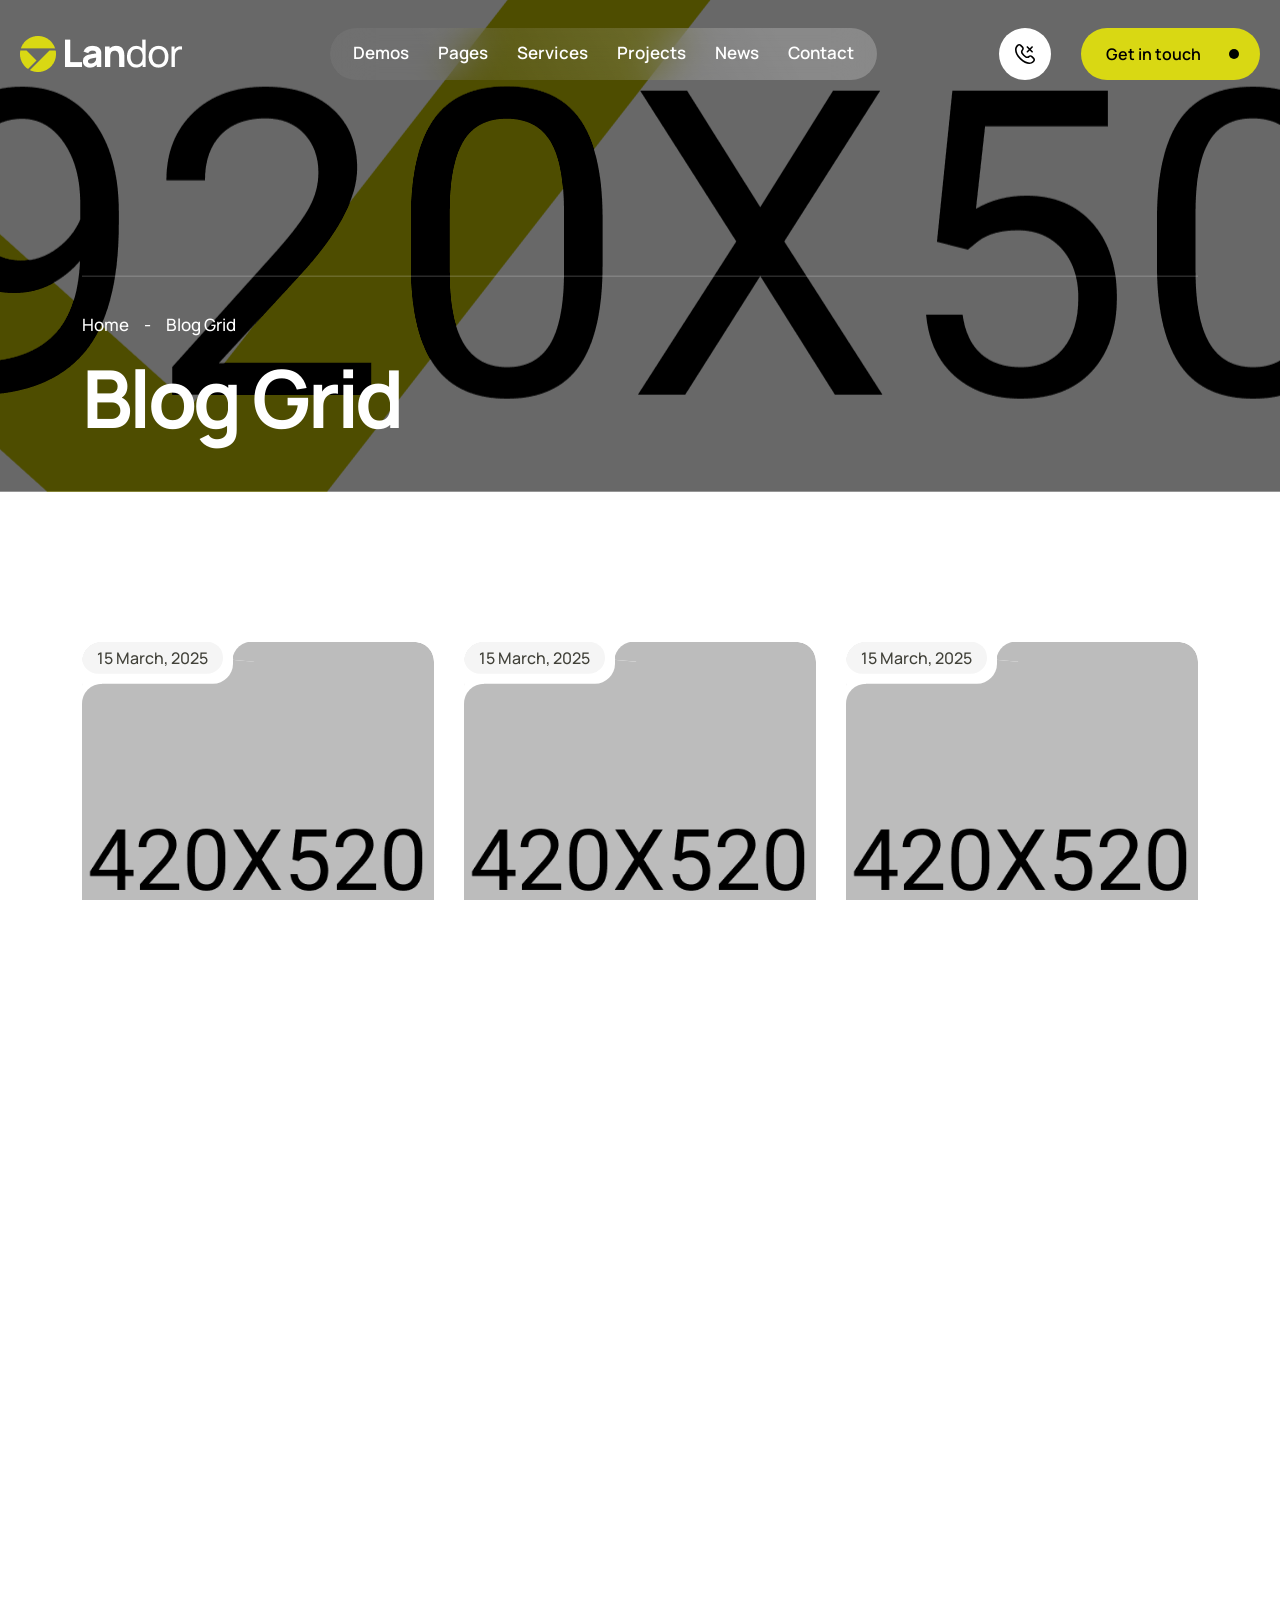
<file: landor/blog-grid.html>
<!DOCTYPE html>
<html lang="en">
<head>
    <meta charset="UTF-8">
    <meta name="viewport" content="width=device-width, initial-scale=1.0">
    <title>Landor – Modern Real Estate & Property Listing HTML Template</title>
    <link rel="icon" type="image/x-icon" href="assets/img/logo/favicon.png">
    <link rel="stylesheet" href="assets/css/bootstrap.min.css">
    <link rel="stylesheet" href="assets/css/magnific-popup.css">
    <link rel="stylesheet" href="assets/css/swiper-bundle.min.css">
    <link rel="stylesheet" href="assets/css/font-awesome-pro.css">
    <link rel="stylesheet" href="assets/css/spacing.css">
    <link rel="stylesheet" href="assets/css/main.css">
</head>
<body class="tp-magic-cursor">
    
    <!-- header,start  -->
     <header>
        <div class="tp-header-area tp-header-transparent sticky-black" id="header-sticky">
            <div class="container-wide">
                <div class="tp-header-spacing">
                    <div class="tp-header-wrap">
                        <div class="row gx-0 tp-align-center">
                            <div class="col-xl-3 col-lg-4 col-md-5 col-5">
                                <div class="tp-header-logo">
                                    <a href="index.html"><img data-width="163" src="assets/img/logo/logo-white.png" alt="logo-black"></a>
                                </div>
                            </div>
                            <div class="col-xl-6 col-lg-2 col-md-1 col-2">
                                <div class="tp-header-menu tp-header-menu-white tp-bluer-bg tp-text-center d-none d-xl-inline-block">
                                    <nav class="tp-mobile-menu-active">
                                        <ul>
                                            <li><a href="#">Demos</a>
                                                <ul class="sub-menu">
                                                    <li><a href="index.html"><span>Home 01</span></a></li>
                                                    <li><a href="index-2.html"><span>Home 02</span></a></li>
                                                    <li><a href="index-3.html"><span>Home 03</span></a></li>
                                                    <li><a href="index-4.html"><span>Home 04</span></a></li>
                                                    <li><a href="index-5.html"><span>Home 05</span></a></li>
                                                    <li><a href="index-6.html"><span>Home 06</span></a></li>
                                                    <li><a href="index-7.html"><span>Home 07</span></a></li>
                                                </ul>
                                            </li>
                                            <li><a href="#">Pages</a>
                                                <ul class="sub-menu">
                                                    <li><a href="about.html"><span>About</span></a>
                                                    <li><a href="award.html"><span>Award</span></a>
                                                    <li><a href="faq.html"><span>Faq</span></a>
                                                    <li><a href="career.html"><span>Career</span></a>
                                                    <li><a href="career-details.html"><span>Career Details</span></a>
                                                    <li><a href="core-values.html"><span>Core Values</span></a>
                                                    <li><a href="team.html"><span>Team</span></a>
                                                    <li><a href="team-details.html"><span>Team Details</span></a>
                                                    <li><a href="404.html"><span>Error</span></a>
                                                </ul>
                                            </li>
                                            <li><a href="services-grid.html">Services</a>
                                                <ul class="sub-menu">
                                                    <li><a href="services-grid.html"><span>Services Grid</span></a></li>
                                                    <li><a href="services-tab.html"><span>Services Tab</span></a></li>
                                                    <li><a href="services-grid-icon.html"><span>Services Grid Icon</span></a></li>
                                                    <li><a href="services-details.html"><span>Services Details</span></a></li>
                                                </ul> 
                                            </li>
                                            <li><a href="project-standard.html">Projects</a>
                                                <ul class="sub-menu">
                                                    <li><a href="project-standard.html"><span>Project Standard</span></a></li>
                                                    <li><a href="project-grid.html"><span>Project Grid</span></a></li>
                                                    <li><a href="project-details.html"><span>Project Details</span></a></li>
                                                </ul> 
                                            </li>
                                            <li><a href="blog-standard.html">News</a>
                                                <ul class="sub-menu">
                                                    <li><a href="blog-standard.html"><span>News Standard</span></a></li>
                                                    <li><a href="blog-grid.html"><span>News Grid</span></a></li>
                                                    <li><a href="blog-details.html"><span>News Details</span></a></li>
                                                </ul> 
                                            </li>
                                            <li><a href="contact.html">Contact</a></li>
                                        </ul>
                                    </nav>
                                </div>
                            </div>
                            <div class="col-xl-3 col-lg-6 col-md-6 col-5">
                                <div class="tp-header-cta tp-flex-center tp-justify-end">
                                    <div class="tp-cta-phone tp-header-cta-phone mr-30 d-none d-xl-inline-block">
                                        <a class="tp-flex-center" href="tel:+99926542563">
                                            <span class="tp-cta-phone-icon tp-cta-phone-icon-white mr-10">
                                                <svg width="21" height="20" viewBox="0 0 21 20" fill="none" xmlns="http://www.w3.org/2000/svg">
                                                <path d="M14.2719 19.997C11.5252 19.997 8.13976 18.5871 4.77463 15.222C-0.807382 9.64238 -1.00729 4.00592 1.67685 1.32259L2.19206 0.807377C2.73505 0.289145 3.45681 0 4.20741 0C4.95801 0 5.67976 0.289145 6.22275 0.807377L8.01055 2.59518C8.53824 3.12648 8.83648 3.84357 8.84119 4.59237C8.8459 5.34118 8.55671 6.06196 8.03574 6.59986C7.74724 6.88766 7.56689 7.26621 7.52514 7.67157C7.48339 8.07694 7.5828 8.4843 7.80658 8.82486C8.24476 9.48639 8.74961 10.1013 9.31321 10.6598C9.87764 11.229 10.499 11.7388 11.1677 12.1811C11.5048 12.4084 11.9106 12.5111 12.3154 12.4717C12.7201 12.4322 13.0984 12.253 13.3853 11.9649C13.9229 11.4412 14.6447 11.1495 15.3952 11.1527C16.1458 11.1559 16.865 11.4537 17.3981 11.982L19.1859 13.7698C19.72 14.3047 20.0199 15.0297 20.0199 15.7855C20.0199 16.5414 19.72 17.2663 19.1859 17.8013L18.6707 18.3165C18.0854 18.8741 17.3952 19.3098 16.64 19.5983C15.8849 19.8868 15.0799 20.0223 14.2719 19.997ZM4.20659 1.59807C4.04583 1.59779 3.8866 1.6293 3.73807 1.69081C3.58953 1.75231 3.45463 1.84259 3.34113 1.95645L2.82592 2.47166C0.713063 4.58452 1.09907 9.24825 5.9237 14.0729C10.7483 18.8975 15.4129 19.2851 17.5257 17.1715L18.0409 16.6563C18.27 16.4261 18.3986 16.1147 18.3986 15.79C18.3986 15.4653 18.27 15.1538 18.0409 14.9237L16.2531 13.1359C16.0247 12.9093 15.7165 12.7812 15.3947 12.7792C15.0729 12.7773 14.7632 12.9015 14.532 13.1253C13.9784 13.6709 13.2546 14.0102 12.4812 14.0867C11.7078 14.1631 10.9315 13.9721 10.2819 13.5455C8.76493 12.5361 7.46317 11.236 6.45191 9.72039C6.0247 9.06913 5.83427 8.29084 5.91254 7.51591C5.9908 6.74098 6.33299 6.01648 6.8818 5.46379C7.10369 5.23255 7.22623 4.92362 7.2232 4.60315C7.22016 4.28267 7.09178 3.97613 6.86555 3.74913L5.07774 1.96132C4.96397 1.84591 4.82833 1.75433 4.67875 1.69196C4.52917 1.62959 4.36866 1.59767 4.20659 1.59807Z" fill="currentcolor"/>
                                                <path d="M17.1312 8.53397C16.9157 8.53392 16.7091 8.44827 16.5567 8.29586L11.7979 3.53949C11.7203 3.46453 11.6584 3.37486 11.6158 3.27571C11.5732 3.17657 11.5508 3.06993 11.5498 2.96203C11.5489 2.85413 11.5695 2.74712 11.6103 2.64725C11.6512 2.54738 11.7115 2.45665 11.7878 2.38035C11.8641 2.30405 11.9549 2.24371 12.0547 2.20285C12.1546 2.16199 12.2616 2.14143 12.3695 2.14236C12.4774 2.1433 12.584 2.16572 12.6832 2.20831C12.7823 2.2509 12.872 2.31281 12.947 2.39042L17.7058 7.15248C17.8194 7.26613 17.8968 7.41091 17.9281 7.56853C17.9594 7.72614 17.9433 7.88951 17.8819 8.03798C17.8204 8.18644 17.7162 8.31335 17.5826 8.40264C17.449 8.49194 17.2919 8.53962 17.1312 8.53965V8.53397Z" fill="currentcolor"/>
                                                <path d="M12.373 8.53401C12.2123 8.53398 12.0552 8.4863 11.9216 8.397C11.788 8.30771 11.6839 8.1808 11.6224 8.03234C11.5609 7.88387 11.5448 7.7205 11.5762 7.56289C11.6075 7.40527 11.6849 7.26049 11.7985 7.14684L16.5573 2.39047C16.7106 2.24244 16.9158 2.16053 17.1289 2.16238C17.342 2.16424 17.5458 2.2497 17.6965 2.40037C17.8471 2.55104 17.9326 2.75486 17.9344 2.96793C17.9363 3.181 17.8544 3.38628 17.7064 3.53954L12.9475 8.29916C12.7947 8.45038 12.5881 8.53483 12.373 8.53401Z" fill="currentcolor"/>
                                                </svg>
                                            </span>
                                            <samp class="d-none d-xxl-flex tp-text-white">+999 2654 2563</samp>
                                        </a>
                                    </div>
                                    <div class="tp-header-cta-button d-none d-md-inline-block">
                                        <a href="#" class="tp-btn">
                                            <span class="tp-btn-text">Get in touch</span>
                                            <span class="tp-btn-icon">
                                                <svg width="12" height="12" viewBox="0 0 12 12" fill="none" xmlns="http://www.w3.org/2000/svg">
                                                <path d="M0.75 10.75L10.75 0.75" stroke="currentcolor" stroke-width="1.5" stroke-linecap="round" stroke-linejoin="round"/>
                                                <path d="M0.75 0.75H10.75V10.75" stroke="currentcolor" stroke-width="1.5" stroke-linecap="round" stroke-linejoin="round"/>
                                                </svg>
                                            </span>
                                        </a>
                                    </div>
                                    <div class="tp-header-bar d-xl-none">
                                        <button class="header-sidebar-btn tp-offcanvas-toogle ml-10">
                                            <span></span>
                                            <span></span>
                                        </button>
                                    </div>
                                </div>
                            </div>
                        </div>
                    </div>
                </div>
            </div>
        </div>
     </header>
    <!-- header,end  -->

     <!-- preloader,start  -->
        <div id="loading">
            <div id="loading-center">
                <div id="loading-center-absolute">
                    <div class="object" id="object_four"></div>
                    <div class="object" id="object_three"></div>
                    <div class="object" id="object_two"></div>
                    <div class="object" id="object_one"></div>
                </div>
            </div>
        
        </div>
     <!-- preloader,end  -->
     
 <!-- Begin magic cursor -->
    <div id="magic-cursor" class="cursor-black-bg">
        <div id="ball"></div>
    </div>
 <!-- End magic cursor -->

    <!-- back to top start -->
    <div class="back-to-top-wrapper">
        <button id="back_to_top" type="button" class="back-to-top-btn">
            <svg width="12" height="7" viewBox="0 0 12 7" fill="none" xmlns="http://www.w3.org/2000/svg">
                <path d="M11 6L6 1L1 6" stroke="currentColor" stroke-width="1.5" stroke-linecap="round" stroke-linejoin="round" />
            </svg>
        </button>
    </div>
    <!-- back to top end -->
     
    <!-- offcanvas-start -->
    <section class="tp-offcanvas">
        <div class="tp-offcanvas-wrapper">
            <div class="tp-offcanvas-header d-flex align-items-center justify-content-between mb-40">
                <div class="tp-offcanvas-logo">
                    <a href="index.html"><img data-width="163" src="assets/img/logo/logo-black.png" alt="logo-ing"></a>
                </div>
                <div class="tp-offcanvas-button">
                    <button class="tp-offcanvas-button-close tp-offcanvas-close-toggle"><i class="fas fa-times"></i>
                    </button>
                </div>
            </div>
            <div class="tp-offcanvas-menu mb-30">
                <nav></nav>
            </div>
            <div class="tp-offcanvas-content mb-30">
                <h3 class="tp-offcanvas-title mb-7">Let’s make Real</h3>
                <p class="m-0">We are a privately owned real estate company dedicated to delivering innovative property solutions across the globe.</p>
            </div>
            <div class="tp-offcanvas-gallery mb-30">
                <a class="popup-image" href="assets/img/project/project-gullary-1.jpg"><img src="assets/img/project/project-gullary-1.jpg" alt=""></a>
                <a class="popup-image" href="assets/img/project/project-gullary-2.jpg"><img src="assets/img/project/project-gullary-2.jpg" alt=""></a>
                <a class="popup-image" href="assets/img/project/project-gullary-3.jpg"><img src="assets/img/project/project-gullary-3.jpg" alt=""></a>
                <a class="popup-image" href="assets/img/project/project-gullary-1.jpg"><img src="assets/img/project/project-gullary-1.jpg" alt=""></a>
            </div>
            <div class="tp-offcanvas-cta mb-30">
               <h3 class="tp-offcanvas-title mb-7">Information</h3>
                <ul>
                    <li><a href="tel:+99926542563">+999 2654 2563</a></li>
                    <li><a href="mailto:landor@info@.com">landor@info@.com</a></li>
                </ul>
            </div>
            <div class="tp-offcanvas-contect-social">
                <ul>
                    <li><a href="#">
                        <svg width="8" height="15" viewBox="0 0 8 15" fill="none" xmlns="http://www.w3.org/2000/svg">
                        <path d="M8 0H5.81818C4.85376 0 3.92883 0.383116 3.24688 1.06507C2.56493 1.74702 2.18182 2.67194 2.18182 3.63636V5.81818H0V8.72727H2.18182V14.5455H5.09091V8.72727H7.27273L8 5.81818H5.09091V3.63636C5.09091 3.44348 5.16753 3.25849 5.30392 3.1221C5.44031 2.98571 5.6253 2.90909 5.81818 2.90909H8V0Z" fill="currentcolor"></path>
                        </svg>
                    </a></li>
                    <li><a href="#">
                        <svg width="15" height="12" viewBox="0 0 15 12" fill="none" xmlns="http://www.w3.org/2000/svg">
                        <path d="M14.7127 0.00672484C14.0723 0.458456 13.3632 0.803959 12.6128 1.02993C12.21 0.566818 11.6748 0.238578 11.0794 0.0896016C10.484 -0.0593751 9.85717 -0.021901 9.28377 0.196956C8.71036 0.415812 8.21801 0.805492 7.87329 1.31329C7.52857 1.82109 7.34812 2.42251 7.35635 3.0362V3.70496C6.18109 3.73544 5.01654 3.47478 3.96642 2.94622C2.91629 2.41765 2.01318 1.63758 1.33752 0.675484C1.33752 0.675484 -1.33752 6.69432 4.68131 9.36935C3.30402 10.3043 1.66331 10.773 0 10.7069C6.01883 14.0507 13.3752 10.7069 13.3752 3.01614C13.3746 2.82986 13.3567 2.64404 13.3217 2.46107C14.0042 1.78796 14.4859 0.938114 14.7127 0.00672484Z" fill="currentcolor"></path>
                        </svg>
                    </a></li>
                    <li><a href="#">
                        <svg width="14" height="14" viewBox="0 0 14 14" fill="none" xmlns="http://www.w3.org/2000/svg">
                        <path d="M9.79961 4.2002C10.9135 4.2002 11.9818 4.64269 12.7695 5.43035C13.5571 6.218 13.9996 7.28629 13.9996 8.4002V13.3002H11.1996V8.4002C11.1996 8.02889 11.0521 7.6728 10.7896 7.41025C10.527 7.1477 10.1709 7.0002 9.79961 7.0002C9.42831 7.0002 9.07221 7.1477 8.80966 7.41025C8.54711 7.6728 8.39961 8.02889 8.39961 8.4002V13.3002H5.59961V8.4002C5.59961 7.28629 6.04211 6.218 6.82976 5.43035C7.61741 4.64269 8.6857 4.2002 9.79961 4.2002Z" fill="currentcolor"></path>
                        <path d="M2.8 4.90039H0V13.3004H2.8V4.90039Z" fill="currentcolor"></path>
                        <path d="M1.4 2.8C2.1732 2.8 2.8 2.1732 2.8 1.4C2.8 0.626801 2.1732 0 1.4 0C0.626801 0 0 0.626801 0 1.4C0 2.1732 0.626801 2.8 1.4 2.8Z" fill="currentcolor"></path>
                        </svg>
                    </a></li>
                    <li><a href="#">
                        <svg width="15" height="10" viewBox="0 0 15 10" fill="none" xmlns="http://www.w3.org/2000/svg">
                        <path d="M13.9331 1.56533C13.8563 1.25835 13.6998 0.977084 13.4794 0.749939C13.2591 0.522795 12.9827 0.357817 12.6782 0.271669C11.5657 5.78312e-08 7.11551 0 7.11551 0C7.11551 0 2.66531 1.92771e-08 1.55276 0.297542C1.24827 0.38369 0.971895 0.548668 0.751564 0.775813C0.531234 1.00296 0.374748 1.28422 0.297912 1.5912C0.094299 2.72028 -0.00529911 3.86566 0.000369757 5.01294C-0.00688814 6.16885 0.0927163 7.32296 0.297912 8.46054C0.38262 8.75799 0.542612 9.02855 0.762429 9.24611C0.982246 9.46366 1.25446 9.62084 1.55276 9.70246C2.66531 10 7.11551 10 7.11551 10C7.11551 10 11.5657 10 12.6782 9.70246C12.9827 9.61631 13.2591 9.45133 13.4794 9.22419C13.6998 8.99704 13.8563 8.71578 13.9331 8.4088C14.1351 7.28822 14.2347 6.15157 14.2306 5.01294C14.2379 3.85702 14.1383 2.70291 13.9331 1.56533Z" fill="currentcolor"></path>
                        <path d="M5.66016 7.12773L9.37943 5.0126L5.66016 2.89746V7.12773Z" fill="white"></path>
                        </svg>
                    </a></li>
                </ul>
            </div>
        </div>
    </section>
    <div class="tp-offcanvas-overlay"></div>
    <!-- offcanvas-start -->
     
    <div id="smooth-wrapper">
        <div id="smooth-content">
    <!-- main,start  -->
     <main>

    <!-- breadcrumb-area,start  -->
     <section class="tp-breadcrumb-area tp-bg tp-overlay p-relative" data-background="assets/img/breadcrumb/breadcrumb-bg.jpg">
        <div class="tp-breadcrumb-shape p-absolute">
            <img src="assets/img/breadcrumb/breadcrumb-shape.png" alt="">
        </div>
        <div class="container">
            <div class="tp-breadcrumb pb-50">
                <div class="tp-breadcrumb-menu tp-flex-center mb-15 pt-35">
                    <span><a href="blog-grid.html">Home</a></span>
                    <span class="tp-breadcrumb-dvdr">-</span>
                    <span>Blog Grid</span>
                </div>
                <h1 class="tp-breadcrumb-title tp-text-white margin-0">Blog Grid</h1>
            </div>
        </div>
     </section>
    <!-- breadcrumb-area,end  -->

    <!-- blog-area,start  -->
        <section class="tp-postbox-area tp-postbox-spacing fix">
            <div class="container">
                <div class="row tp-justify-center">
                    <div class="col-lg-4 col-md-6 col-sm-9">
                        <div class="tppostbox br-20 mb-30 tp_fade_anim" data-delay=".1" data-duration="1">
                            <div class="tppostbox__thumb p-relative br-20">
                                <img src="assets/img/blog/blog-thumb-4.jpg" alt="">
                                <div class="tppostbox__shape">
                                    <span class="tppostbox__meta">15 March, 2025</span>
                                </div>
                                <div class="tppostbox__btn tpportfolio__button p-absolute">
                                    <a href="blog-details.html">
                                        <svg width="22" height="22" viewBox="0 0 22 22" fill="none" xmlns="http://www.w3.org/2000/svg">
                                        <path d="M1 21L21 1" stroke="currentcolor" stroke-width="2" stroke-linecap="round" stroke-linejoin="round"/>
                                        <path d="M1 1H21V21" stroke="currentcolor" stroke-width="2" stroke-linecap="round" stroke-linejoin="round"/>
                                        </svg>
                                    </a>
                                </div>
                            </div>
                            <h2 class="tppostbox__title pt-20">
                                <a href="blog-details.html">We design with intention creating
                                spaces that reflect your style</a>
                            </h2>
                        </div>
                    </div>
                    <div class="col-lg-4 col-md-6 col-sm-9">
                        <div class="tppostbox br-20 mb-30 tp_fade_anim" data-delay=".2" data-duration="1">
                            <div class="tppostbox__thumb p-relative br-20">
                                <img src="assets/img/blog/blog-thumb-5.jpg" alt="">
                                <div class="tppostbox__shape">
                                    <span class="tppostbox__meta">15 March, 2025</span>
                                </div>
                                <div class="tppostbox__btn tpportfolio__button p-absolute">
                                    <a href="blog-details.html">
                                        <svg width="22" height="22" viewBox="0 0 22 22" fill="none" xmlns="http://www.w3.org/2000/svg">
                                        <path d="M1 21L21 1" stroke="currentcolor" stroke-width="2" stroke-linecap="round" stroke-linejoin="round"/>
                                        <path d="M1 1H21V21" stroke="currentcolor" stroke-width="2" stroke-linecap="round" stroke-linejoin="round"/>
                                        </svg>
                                    </a>
                                </div>
                            </div>
                            <h2 class="tppostbox__title pt-20">
                                <a href="blog-details.html">Naming your real estate company
                                just got a whole lot easier.</a>
                            </h2>
                        </div>
                    </div>
                    <div class="col-lg-4 col-md-6 col-sm-9">
                        <div class="tppostbox br-20 mb-30 tp_fade_anim" data-delay=".3" data-duration="1">
                            <div class="tppostbox__thumb p-relative br-20">
                                <img src="assets/img/blog/blog-thumb-6.jpg" alt="">
                                <div class="tppostbox__shape">
                                    <span class="tppostbox__meta">15 March, 2025</span>
                                </div>
                                <div class="tppostbox__btn tpportfolio__button p-absolute">
                                    <a href="blog-details.html">
                                        <svg width="22" height="22" viewBox="0 0 22 22" fill="none" xmlns="http://www.w3.org/2000/svg">
                                        <path d="M1 21L21 1" stroke="currentcolor" stroke-width="2" stroke-linecap="round" stroke-linejoin="round"/>
                                        <path d="M1 1H21V21" stroke="currentcolor" stroke-width="2" stroke-linecap="round" stroke-linejoin="round"/>
                                        </svg>
                                    </a>
                                </div>
                            </div>
                            <h2 class="tppostbox__title pt-20">
                                <a href="blog-details.html">150+ Real estate company names
                                for a thriving business</a>
                            </h2>
                        </div>
                    </div>
                    <div class="col-lg-4 col-md-6 col-sm-9">
                        <div class="tppostbox br-20 mb-30 tp_fade_anim" data-delay=".1" data-duration="1">
                            <div class="tppostbox__thumb p-relative br-20">
                                <img src="assets/img/blog/blog-2-thumb-1.jpg" alt="">
                                <div class="tppostbox__shape">
                                    <span class="tppostbox__meta">15 March, 2025</span>
                                </div>
                                <div class="tppostbox__btn tpportfolio__button p-absolute">
                                    <a href="blog-details.html">
                                        <svg width="22" height="22" viewBox="0 0 22 22" fill="none" xmlns="http://www.w3.org/2000/svg">
                                        <path d="M1 21L21 1" stroke="currentcolor" stroke-width="2" stroke-linecap="round" stroke-linejoin="round"/>
                                        <path d="M1 1H21V21" stroke="currentcolor" stroke-width="2" stroke-linecap="round" stroke-linejoin="round"/>
                                        </svg>
                                    </a>
                                </div>
                            </div>
                            <h2 class="tppostbox__title pt-20">
                                <a href="blog-details.html">Rise above the competition and build
                                your own footprint in the market</a>
                            </h2>
                        </div>
                    </div>
                    <div class="col-lg-4 col-md-6 col-sm-9">
                        <div class="tppostbox br-20 mb-30 tp_fade_anim" data-delay=".2" data-duration="1">
                            <div class="tppostbox__thumb p-relative br-20">
                                <img src="assets/img/blog/blog-2-thumb-2.jpg" alt="">
                                <div class="tppostbox__shape">
                                    <span class="tppostbox__meta">15 March, 2025</span>
                                </div>
                                <div class="tppostbox__btn tpportfolio__button p-absolute">
                                    <a href="blog-details.html">
                                        <svg width="22" height="22" viewBox="0 0 22 22" fill="none" xmlns="http://www.w3.org/2000/svg">
                                        <path d="M1 21L21 1" stroke="currentcolor" stroke-width="2" stroke-linecap="round" stroke-linejoin="round"/>
                                        <path d="M1 1H21V21" stroke="currentcolor" stroke-width="2" stroke-linecap="round" stroke-linejoin="round"/>
                                        </svg>
                                    </a>
                                </div>
                            </div>
                            <h2 class="tppostbox__title pt-20">
                                <a href="blog-details.html">Use your business name to reflect
                                the personality, values</a>
                            </h2>
                        </div>
                    </div>
                    <div class="col-lg-4 col-md-6 col-sm-9">
                        <div class="tppostbox br-20 mb-30 tp_fade_anim" data-delay=".3" data-duration="1">
                            <div class="tppostbox__thumb p-relative br-20">
                                <img src="assets/img/blog/blog-2-thumb-3.jpg" alt="">
                                <div class="tppostbox__shape">
                                    <span class="tppostbox__meta">15 March, 2025</span>
                                </div>
                                <div class="tppostbox__btn tpportfolio__button p-absolute">
                                    <a href="blog-details.html">
                                        <svg width="22" height="22" viewBox="0 0 22 22" fill="none" xmlns="http://www.w3.org/2000/svg">
                                        <path d="M1 21L21 1" stroke="currentcolor" stroke-width="2" stroke-linecap="round" stroke-linejoin="round"/>
                                        <path d="M1 1H21V21" stroke="currentcolor" stroke-width="2" stroke-linecap="round" stroke-linejoin="round"/>
                                        </svg>
                                    </a>
                                </div>
                            </div>
                            <h2 class="tppostbox__title pt-20">
                                <a href="blog-details.html">We've curated a collection of top
                                notch real estate name</a>
                            </h2>
                        </div>
                    </div>
                    <div class="col-lg-4 col-md-6 col-sm-9">
                        <div class="tppostbox br-20 mb-30 tp_fade_anim" data-delay=".1" data-duration="1">
                            <div class="tppostbox__thumb p-relative br-20">
                                <img src="assets/img/blog/blog-2-thumb-4.jpg" alt="">
                                <div class="tppostbox__shape">
                                    <span class="tppostbox__meta">15 March, 2025</span>
                                </div>
                                <div class="tppostbox__btn tpportfolio__button p-absolute">
                                    <a href="blog-details.html">
                                        <svg width="22" height="22" viewBox="0 0 22 22" fill="none" xmlns="http://www.w3.org/2000/svg">
                                        <path d="M1 21L21 1" stroke="currentcolor" stroke-width="2" stroke-linecap="round" stroke-linejoin="round"/>
                                        <path d="M1 1H21V21" stroke="currentcolor" stroke-width="2" stroke-linecap="round" stroke-linejoin="round"/>
                                        </svg>
                                    </a>
                                </div>
                            </div>
                            <h2 class="tppostbox__title pt-20">
                                <a href="blog-details.html">These timeless classics convey trust
                                and reliability, making them</a>
                            </h2>
                        </div>
                    </div>
                    <div class="col-lg-4 col-md-6 col-sm-9">
                        <div class="tppostbox br-20 mb-30 tp_fade_anim" data-delay=".2" data-duration="1">
                            <div class="tppostbox__thumb p-relative br-20">
                                <img src="assets/img/blog/blog-2-thumb-5.jpg" alt="">
                                <div class="tppostbox__shape">
                                    <span class="tppostbox__meta">15 March, 2025</span>
                                </div>
                                <div class="tppostbox__btn tpportfolio__button p-absolute">
                                    <a href="blog-details.html">
                                        <svg width="22" height="22" viewBox="0 0 22 22" fill="none" xmlns="http://www.w3.org/2000/svg">
                                        <path d="M1 21L21 1" stroke="currentcolor" stroke-width="2" stroke-linecap="round" stroke-linejoin="round"/>
                                        <path d="M1 1H21V21" stroke="currentcolor" stroke-width="2" stroke-linecap="round" stroke-linejoin="round"/>
                                        </svg>
                                    </a>
                                </div>
                            </div>
                            <h2 class="tppostbox__title pt-20">
                                <a href="blog-details.html">We design with intention creating
                                spaces that reflect your style</a>
                            </h2>
                        </div>
                    </div>
                    <div class="col-lg-4 col-md-6 col-sm-9">
                        <div class="tppostbox br-20 mb-30 tp_fade_anim" data-delay=".3" data-duration="1">
                            <div class="tppostbox__thumb p-relative br-20">
                                <img src="assets/img/blog/blog-2-thumb-6.jpg" alt="">
                                <div class="tppostbox__shape">
                                    <span class="tppostbox__meta">15 March, 2025</span>
                                </div>
                                <div class="tppostbox__btn tpportfolio__button p-absolute">
                                    <a href="blog-details.html">
                                        <svg width="22" height="22" viewBox="0 0 22 22" fill="none" xmlns="http://www.w3.org/2000/svg">
                                        <path d="M1 21L21 1" stroke="currentcolor" stroke-width="2" stroke-linecap="round" stroke-linejoin="round"/>
                                        <path d="M1 1H21V21" stroke="currentcolor" stroke-width="2" stroke-linecap="round" stroke-linejoin="round"/>
                                        </svg>
                                    </a>
                                </div>
                            </div>
                            <h2 class="tppostbox__title pt-20">
                                <a href="blog-details.html">Rise above the competition and build
                                    your own footprint in the market</a>
                            </h2>
                        </div>
                    </div>
                </div>
                <div class="tp-pagination tp-blog-pagination pt-40 tp-flex tp-justify-center tp_fade_anim" data-delay=".3" data-duration="1">
                    <ul>
                        <li><a href="#">1</a></li>
                        <li><a href="#">2</a></li>
                        <li><a class="active" href="#">3</a></li>
                        <li><a href="#">Next
                            <svg width="15" height="11" viewBox="0 0 15 11" fill="none" xmlns="http://www.w3.org/2000/svg">
                            <path d="M8.94922 0.75L13.5017 5.3025L8.94922 9.855" stroke="currentcolor" stroke-width="1.5" stroke-miterlimit="10" stroke-linecap="round" stroke-linejoin="round"/>
                            <path d="M0.75 5.30273H13.3725" stroke="currentcolor" stroke-width="1.5" stroke-miterlimit="10" stroke-linecap="round" stroke-linejoin="round"/>
                            </svg>
                        </a></li>
                    </ul>
                </div>
            </div>
        </section>
    <!-- blog-area,end  -->
     </main>
    <!-- main,end  -->


    <!-- footer,start  -->
     <footer>
        <div class="tp-footer-area tp-bg-overlay-2 tp-linear-bg-4 tp-footer-spacing tp-footer-spacing-2 tp-footer-margin br-20 tp-bg fix" data-background="assets/img/footer/footer-bg-2.jpg">
            <div class="container z-index-2">
                <div class="tp-footer-wrap pb-65">
                    <div class="row">
                        <div class="col-lg-5 col-md-7 col-sm-8">
                            <div class="tp-footer-widgets mb-30 tp_fade_anim" data-delay=".1">
                                <div class="tp-footer-info">
                                    <div class="tp-footer-content mb-45">
                                        <h3 class="tp-footer-info-title mb-20 tp-text-white">Ha ve questions?</h3>
                                        <p class="tp-footer-info-deg white-rgba">Email us <a href="mailto:demo.landor@gmail.com">on demo.landor@gmail.com</a> <br>
                                            or submit <a href="contact.html">an contact</a> form.</p>
                                    </div>
                                    <div class="tp-footer-social tp-footer-social-white">
                                        <ul>
                                            <li><a href="#">
                                                <svg width="8" height="15" viewBox="0 0 8 15" fill="none" xmlns="http://www.w3.org/2000/svg">
                                                <path d="M8 0H5.81818C4.85376 0 3.92883 0.383116 3.24688 1.06507C2.56493 1.74702 2.18182 2.67194 2.18182 3.63636V5.81818H0V8.72727H2.18182V14.5455H5.09091V8.72727H7.27273L8 5.81818H5.09091V3.63636C5.09091 3.44348 5.16753 3.25849 5.30392 3.1221C5.44031 2.98571 5.6253 2.90909 5.81818 2.90909H8V0Z" fill="currentcolor"/>
                                                </svg>
                                            </a></li>
                                            <li><a href="#">
                                                <svg xmlns="http://www.w3.org/2000/svg" width="16" height="16" viewBox="0 0 16 16" fill="none">
                                                    <path d="M9.52217 6.77491L15.4785 0H14.0671L8.89516 5.88256L4.76437 0H0L6.24656 8.89547L0 16H1.41155L6.87321 9.78782L11.2356 16H16L9.52183 6.77491H9.52217ZM7.58887 8.97384L6.95596 8.08805L1.92015 1.03974H4.0882L8.15216 6.72795L8.78507 7.61374L14.0677 15.0075H11.8997L7.58887 8.97418V8.97384Z" fill="currentcolor"></path>
                                                </svg>
                                            </a></li>
                                            <li><a href="#">
                                                <svg width="14" height="14" viewBox="0 0 14 14" fill="none" xmlns="http://www.w3.org/2000/svg">
                                                <path d="M9.79961 4.2002C10.9135 4.2002 11.9818 4.64269 12.7695 5.43035C13.5571 6.218 13.9996 7.28629 13.9996 8.4002V13.3002H11.1996V8.4002C11.1996 8.02889 11.0521 7.6728 10.7896 7.41025C10.527 7.1477 10.1709 7.0002 9.79961 7.0002C9.42831 7.0002 9.07221 7.1477 8.80966 7.41025C8.54711 7.6728 8.39961 8.02889 8.39961 8.4002V13.3002H5.59961V8.4002C5.59961 7.28629 6.04211 6.218 6.82976 5.43035C7.61741 4.64269 8.6857 4.2002 9.79961 4.2002Z" fill="currentcolor"/>
                                                <path d="M2.8 4.90039H0V13.3004H2.8V4.90039Z" fill="currentcolor"/>
                                                <path d="M1.4 2.8C2.1732 2.8 2.8 2.1732 2.8 1.4C2.8 0.626801 2.1732 0 1.4 0C0.626801 0 0 0.626801 0 1.4C0 2.1732 0.626801 2.8 1.4 2.8Z" fill="currentcolor"/>
                                                </svg>
                                            </a></li>
                                            <li><a href="#">
                                              <i class="fab fa-youtube"></i>
                                            </a></li>
                                        </ul>
                                    </div>
                                </div>
                            </div>
                        </div>
                        <div class="col-lg-2 col-md-5 col-sm-4">
                            <div class="tp-footer-widgets tp-footer-widgets-white mb-30 tp_fade_anim" data-delay=".2">
                                <h4 class="tp-footer-widgets-title white-rgba mb-25">Company</h4>
                                <ul>
                                    <li><a href="#">About us</a></li>
                                    <li><a href="#">Our team</a></li>
                                    <li><a href="#">Solutions</a></li>
                                    <li><a href="#">Why choose us</a></li>
                                    <li><a href="#">Partners</a></li>
                                    <li><a href="#">Core values</a></li>
                                </ul>
                            </div>
                        </div>
                        <div class="col-lg-3 col-md-7 col-sm-8">
                            <div class="tp-footer-widgets tp-footer-widgets-white tp_fade_anim" data-delay=".3">
                                <h4 class="tp-footer-widgets-title white-rgba mb-25">SERVICES</h4>
                                <ul>
                                    <li><a href="#">Real estate development</a></li>
                                    <li><a href="#">Sales and marketin</a></li>
                                    <li><a href="#">Architecture and design</a></li>
                                    <li><a href="#">Construction management</a></li>
                                    <li><a href="#">Investment & capital</a></li>
                                    <li><a href="#">Project management</a></li>
                                </ul>
                            </div>
                        </div>
                        <div class="col-lg-2 col-md-5 col-sm-4">
                            <div class="tp-footer-widgets tp-footer-widgets-white tp_fade_anim" data-delay=".4">
                                <h4 class="tp-footer-widgets-title white-rgba mb-25">PAGES</h4>
                                <ul>
                                    <li><a href="#">Testimonials</a></li>
                                    <li><a href="#">FAQs</a></li>
                                    <li><a href="#">Blog</a></li>
                                    <li><a href="#">Careers</a></li>
                                    <li><a href="#">Contact us</a></li>
                                </ul>
                            </div>
                        </div>
                    </div>
                </div>
                <div class="footer-copyright">
                    <div class="row tp-justify-center">
                        <div class="col-xl-5 col-lg-4 col-md-4">
                            <div class="tp-footer-logo text-center">
                                <a href="index.html"><img data-width="365" src="assets/img/logo/logo-white-larg.png" alt=""></a>
                            </div>
                        </div>
                    </div>
                </div>
            </div>
        </div>
     </footer>
    <!-- footer,end  -->
        </div>
    </div>

    <!-- script,start -->
    <script src="assets/js/jquery-3.7.1.min.js"></script>
    <script src="assets/js/vandor/waypoints.js"></script>
    <script src="assets/js/ajex-form.js"></script>
    <script src="assets/js/bootstrap.bundle.min.js"></script>
    <script src="assets/js/isotope.pkgd.min.js"></script>
    <script src="assets/js/jquery.magnific-popup.min.js"></script>
    <script src="assets/js/swiper-bundle.min.js"></script>
    <script src="assets/js/nice-select.js"></script>
    <script src="assets/js/gsap.min.js"></script>
    <script src="assets/js/scrol-smooth.js"></script>
    <script src="assets/js/ScrollToPlugin.min.js"></script>
    <script src="assets/js/ScrollTrigger.min.js"></script>
    <script src="assets/js/splitText.min.js"></script>
    <script src="assets/js/Vanilla-marquee.min.js"></script>
    <script src="assets/js/jaralax.min.js"></script>
    <script src="assets/js/cursor.js"></script>
    <script src="assets/js/main.js"></script>
    <!-- script,end -->
</body>
</html>
</file>
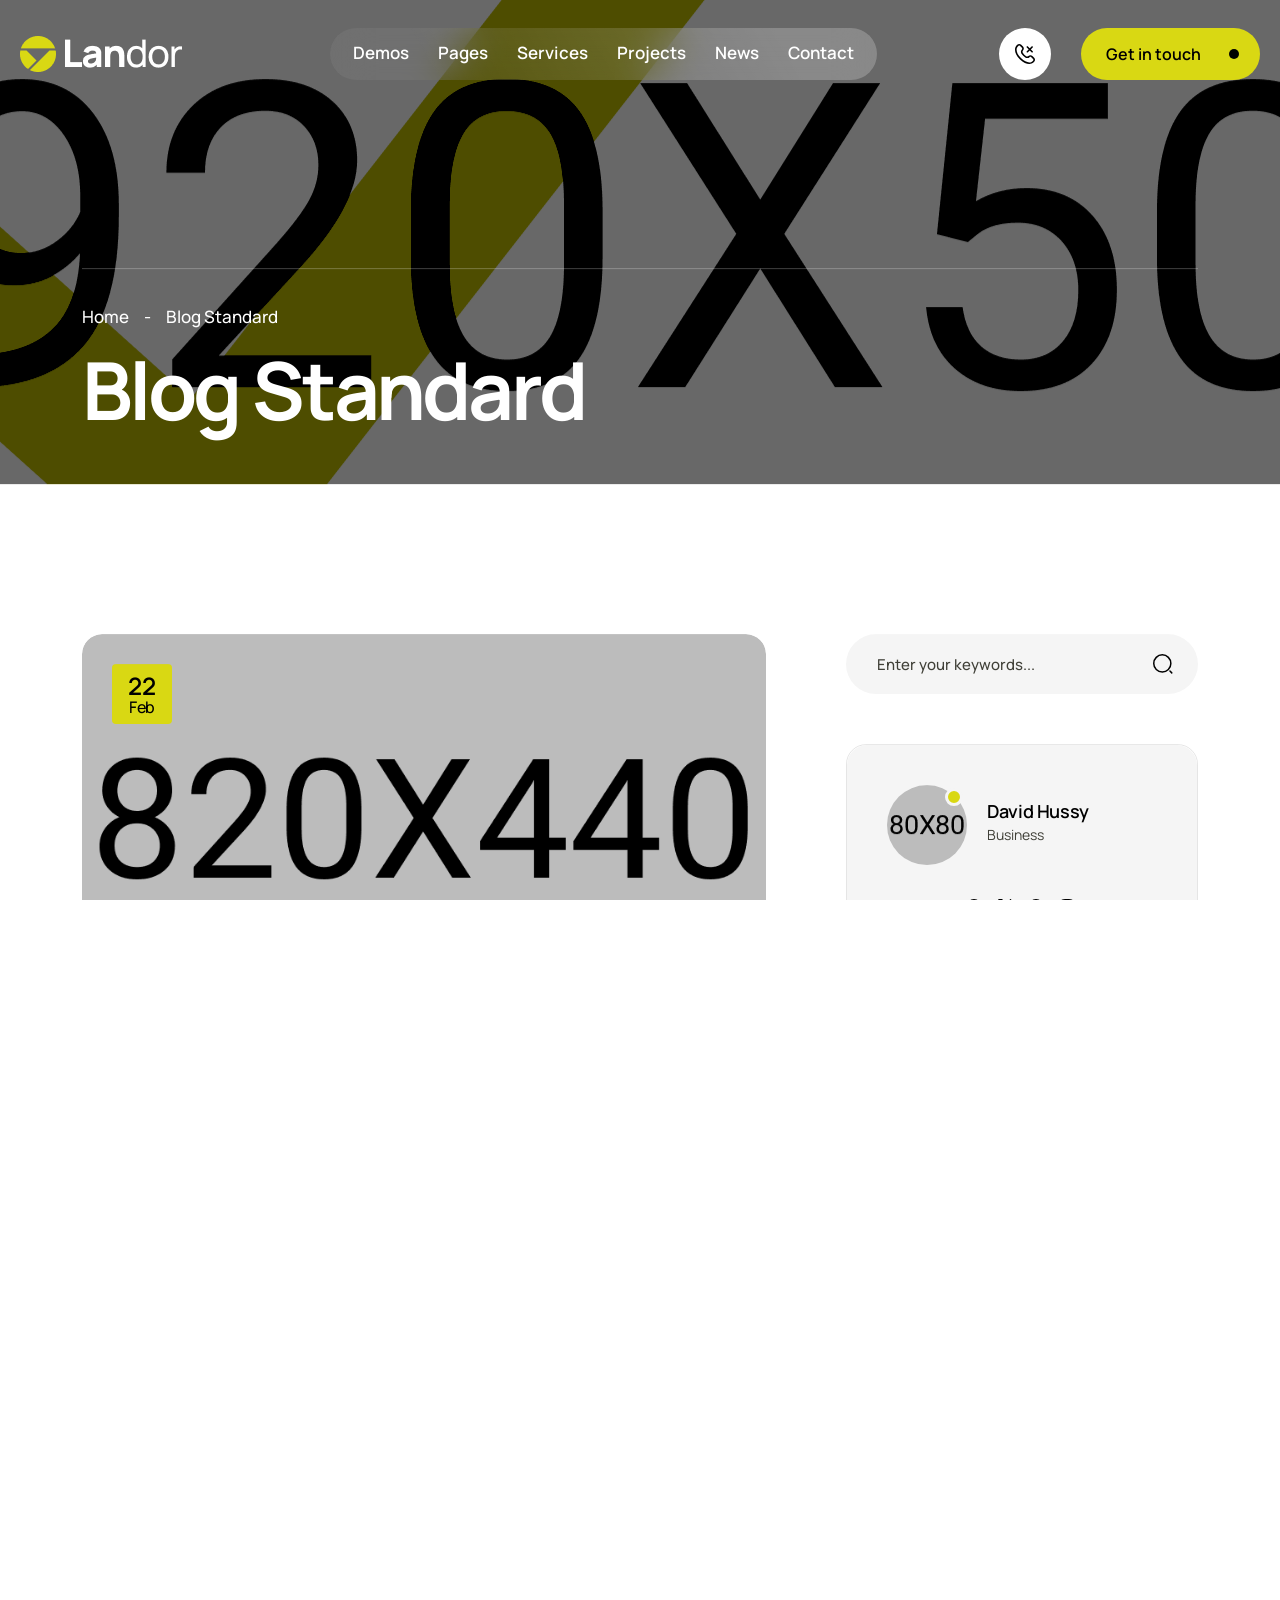
<file: landor/blog-standard.html>
<!DOCTYPE html>
<html lang="en">
<head>
    <meta charset="UTF-8">
    <meta name="viewport" content="width=device-width, initial-scale=1.0">
    <title>Landor – Modern Real Estate & Property Listing HTML Template</title>
    <link rel="icon" type="image/x-icon" href="assets/img/logo/favicon.png">
    <link rel="stylesheet" href="assets/css/bootstrap.min.css">
    <link rel="stylesheet" href="assets/css/magnific-popup.css">
    <link rel="stylesheet" href="assets/css/swiper-bundle.min.css">
    <link rel="stylesheet" href="assets/css/font-awesome-pro.css">
    <link rel="stylesheet" href="assets/css/spacing.css">
    <link rel="stylesheet" href="assets/css/main.css">
</head>
<body class="tp-magic-cursor">
    
    <!-- header,start  -->
     <header>
        <div class="tp-header-area tp-header-transparent sticky-black" id="header-sticky">
            <div class="container-wide">
                <div class="tp-header-spacing">
                    <div class="tp-header-wrap">
                        <div class="row gx-0 tp-align-center">
                            <div class="col-xl-3 col-lg-4 col-md-5 col-5">
                                <div class="tp-header-logo">
                                    <a href="index.html"><img data-width="163" src="assets/img/logo/logo-white.png" alt="logo-black"></a>
                                </div>
                            </div>
                            <div class="col-xl-6 col-lg-2 col-md-1 col-2">
                                <div class="tp-header-menu tp-header-menu-white tp-bluer-bg tp-text-center d-none d-xl-inline-block">
                                    <nav class="tp-mobile-menu-active">
                                        <ul>
                                            <li><a href="#">Demos</a>
                                                <ul class="sub-menu">
                                                    <li><a href="index.html"><span>Home 01</span></a></li>
                                                    <li><a href="index-2.html"><span>Home 02</span></a></li>
                                                    <li><a href="index-3.html"><span>Home 03</span></a></li>
                                                    <li><a href="index-4.html"><span>Home 04</span></a></li>
                                                    <li><a href="index-5.html"><span>Home 05</span></a></li>
                                                    <li><a href="index-6.html"><span>Home 06</span></a></li>
                                                    <li><a href="index-7.html"><span>Home 07</span></a></li>
                                                </ul>
                                            </li>
                                            <li><a href="#">Pages</a>
                                                <ul class="sub-menu">
                                                    <li><a href="about.html"><span>About</span></a>
                                                    <li><a href="award.html"><span>Award</span></a>
                                                    <li><a href="faq.html"><span>Faq</span></a>
                                                    <li><a href="career.html"><span>Career</span></a>
                                                    <li><a href="career-details.html"><span>Career Details</span></a>
                                                    <li><a href="core-values.html"><span>Core Values</span></a>
                                                    <li><a href="team.html"><span>Team</span></a>
                                                    <li><a href="team-details.html"><span>Team Details</span></a>
                                                    <li><a href="404.html"><span>Error</span></a>
                                                </ul>
                                            </li>
                                            <li><a href="services-grid.html">Services</a>
                                                <ul class="sub-menu">
                                                    <li><a href="services-grid.html"><span>Services Grid</span></a></li>
                                                    <li><a href="services-tab.html"><span>Services Tab</span></a></li>
                                                    <li><a href="services-grid-icon.html"><span>Services Grid Icon</span></a></li>
                                                    <li><a href="services-details.html"><span>Services Details</span></a></li>
                                                </ul> 
                                            </li>
                                            <li><a href="project-standard.html">Projects</a>
                                                <ul class="sub-menu">
                                                    <li><a href="project-standard.html"><span>Project Standard</span></a></li>
                                                    <li><a href="project-grid.html"><span>Project Grid</span></a></li>
                                                    <li><a href="project-details.html"><span>Project Details</span></a></li>
                                                </ul> 
                                            </li>
                                            <li><a href="blog-standard.html">News</a>
                                                <ul class="sub-menu">
                                                    <li><a href="blog-standard.html"><span>News Standard</span></a></li>
                                                    <li><a href="blog-grid.html"><span>News Grid</span></a></li>
                                                    <li><a href="blog-details.html"><span>News Details</span></a></li>
                                                </ul> 
                                            </li>
                                            <li><a href="contact.html">Contact</a></li>
                                        </ul>
                                    </nav>
                                </div>
                            </div>
                            <div class="col-xl-3 col-lg-6 col-md-6 col-5">
                                <div class="tp-header-cta tp-flex-center tp-justify-end">
                                    <div class="tp-cta-phone tp-header-cta-phone mr-30 d-none d-xl-inline-block">
                                        <a class="tp-flex-center" href="tel:+99926542563">
                                            <span class="tp-cta-phone-icon tp-cta-phone-icon-white mr-10">
                                                <svg width="21" height="20" viewBox="0 0 21 20" fill="none" xmlns="http://www.w3.org/2000/svg">
                                                <path d="M14.2719 19.997C11.5252 19.997 8.13976 18.5871 4.77463 15.222C-0.807382 9.64238 -1.00729 4.00592 1.67685 1.32259L2.19206 0.807377C2.73505 0.289145 3.45681 0 4.20741 0C4.95801 0 5.67976 0.289145 6.22275 0.807377L8.01055 2.59518C8.53824 3.12648 8.83648 3.84357 8.84119 4.59237C8.8459 5.34118 8.55671 6.06196 8.03574 6.59986C7.74724 6.88766 7.56689 7.26621 7.52514 7.67157C7.48339 8.07694 7.5828 8.4843 7.80658 8.82486C8.24476 9.48639 8.74961 10.1013 9.31321 10.6598C9.87764 11.229 10.499 11.7388 11.1677 12.1811C11.5048 12.4084 11.9106 12.5111 12.3154 12.4717C12.7201 12.4322 13.0984 12.253 13.3853 11.9649C13.9229 11.4412 14.6447 11.1495 15.3952 11.1527C16.1458 11.1559 16.865 11.4537 17.3981 11.982L19.1859 13.7698C19.72 14.3047 20.0199 15.0297 20.0199 15.7855C20.0199 16.5414 19.72 17.2663 19.1859 17.8013L18.6707 18.3165C18.0854 18.8741 17.3952 19.3098 16.64 19.5983C15.8849 19.8868 15.0799 20.0223 14.2719 19.997ZM4.20659 1.59807C4.04583 1.59779 3.8866 1.6293 3.73807 1.69081C3.58953 1.75231 3.45463 1.84259 3.34113 1.95645L2.82592 2.47166C0.713063 4.58452 1.09907 9.24825 5.9237 14.0729C10.7483 18.8975 15.4129 19.2851 17.5257 17.1715L18.0409 16.6563C18.27 16.4261 18.3986 16.1147 18.3986 15.79C18.3986 15.4653 18.27 15.1538 18.0409 14.9237L16.2531 13.1359C16.0247 12.9093 15.7165 12.7812 15.3947 12.7792C15.0729 12.7773 14.7632 12.9015 14.532 13.1253C13.9784 13.6709 13.2546 14.0102 12.4812 14.0867C11.7078 14.1631 10.9315 13.9721 10.2819 13.5455C8.76493 12.5361 7.46317 11.236 6.45191 9.72039C6.0247 9.06913 5.83427 8.29084 5.91254 7.51591C5.9908 6.74098 6.33299 6.01648 6.8818 5.46379C7.10369 5.23255 7.22623 4.92362 7.2232 4.60315C7.22016 4.28267 7.09178 3.97613 6.86555 3.74913L5.07774 1.96132C4.96397 1.84591 4.82833 1.75433 4.67875 1.69196C4.52917 1.62959 4.36866 1.59767 4.20659 1.59807Z" fill="currentcolor"/>
                                                <path d="M17.1312 8.53397C16.9157 8.53392 16.7091 8.44827 16.5567 8.29586L11.7979 3.53949C11.7203 3.46453 11.6584 3.37486 11.6158 3.27571C11.5732 3.17657 11.5508 3.06993 11.5498 2.96203C11.5489 2.85413 11.5695 2.74712 11.6103 2.64725C11.6512 2.54738 11.7115 2.45665 11.7878 2.38035C11.8641 2.30405 11.9549 2.24371 12.0547 2.20285C12.1546 2.16199 12.2616 2.14143 12.3695 2.14236C12.4774 2.1433 12.584 2.16572 12.6832 2.20831C12.7823 2.2509 12.872 2.31281 12.947 2.39042L17.7058 7.15248C17.8194 7.26613 17.8968 7.41091 17.9281 7.56853C17.9594 7.72614 17.9433 7.88951 17.8819 8.03798C17.8204 8.18644 17.7162 8.31335 17.5826 8.40264C17.449 8.49194 17.2919 8.53962 17.1312 8.53965V8.53397Z" fill="currentcolor"/>
                                                <path d="M12.373 8.53401C12.2123 8.53398 12.0552 8.4863 11.9216 8.397C11.788 8.30771 11.6839 8.1808 11.6224 8.03234C11.5609 7.88387 11.5448 7.7205 11.5762 7.56289C11.6075 7.40527 11.6849 7.26049 11.7985 7.14684L16.5573 2.39047C16.7106 2.24244 16.9158 2.16053 17.1289 2.16238C17.342 2.16424 17.5458 2.2497 17.6965 2.40037C17.8471 2.55104 17.9326 2.75486 17.9344 2.96793C17.9363 3.181 17.8544 3.38628 17.7064 3.53954L12.9475 8.29916C12.7947 8.45038 12.5881 8.53483 12.373 8.53401Z" fill="currentcolor"/>
                                                </svg>
                                            </span>
                                            <samp class="d-none d-xxl-flex tp-text-white">+999 2654 2563</samp>
                                        </a>
                                    </div>
                                    <div class="tp-header-cta-button d-none d-md-inline-block">
                                        <a href="#" class="tp-btn">
                                            <span class="tp-btn-text">Get in touch</span>
                                            <span class="tp-btn-icon">
                                                <svg width="12" height="12" viewBox="0 0 12 12" fill="none" xmlns="http://www.w3.org/2000/svg">
                                                <path d="M0.75 10.75L10.75 0.75" stroke="currentcolor" stroke-width="1.5" stroke-linecap="round" stroke-linejoin="round"/>
                                                <path d="M0.75 0.75H10.75V10.75" stroke="currentcolor" stroke-width="1.5" stroke-linecap="round" stroke-linejoin="round"/>
                                                </svg>
                                            </span>
                                        </a>
                                    </div>
                                    <div class="tp-header-bar d-xl-none">
                                        <button class="header-sidebar-btn tp-offcanvas-toogle ml-10">
                                            <span></span>
                                            <span></span>
                                        </button>
                                    </div>
                                </div>
                            </div>
                        </div>
                    </div>
                </div>
            </div>
        </div>
     </header>
    <!-- header,end  -->

     <!-- preloader,start  -->
        <div id="loading">
            <div id="loading-center">
                <div id="loading-center-absolute">
                    <div class="object" id="object_four"></div>
                    <div class="object" id="object_three"></div>
                    <div class="object" id="object_two"></div>
                    <div class="object" id="object_one"></div>
                </div>
            </div>
        
        </div>
     <!-- preloader,end  -->

    <!-- Begin magic cursor -->
        <div id="magic-cursor" class="cursor-black-bg">
            <div id="ball"></div>
        </div>
    <!-- End magic cursor -->

    <!-- back to top start -->
    <div class="back-to-top-wrapper">
        <button id="back_to_top" type="button" class="back-to-top-btn">
            <svg width="12" height="7" viewBox="0 0 12 7" fill="none" xmlns="http://www.w3.org/2000/svg">
                <path d="M11 6L6 1L1 6" stroke="currentColor" stroke-width="1.5" stroke-linecap="round" stroke-linejoin="round" />
            </svg>
        </button>
    </div>
    <!-- back to top end -->

    <!-- offcanvas-start -->
    <section class="tp-offcanvas">
        <div class="tp-offcanvas-wrapper">
            <div class="tp-offcanvas-header d-flex align-items-center justify-content-between mb-40">
                <div class="tp-offcanvas-logo">
                    <a href="index.html"><img data-width="163" src="assets/img/logo/logo-black.png" alt="logo-ing"></a>
                </div>
                <div class="tp-offcanvas-button">
                    <button class="tp-offcanvas-button-close tp-offcanvas-close-toggle"><i class="fas fa-times"></i>
                    </button>
                </div>
            </div>
            <div class="tp-offcanvas-menu mb-30">
                <nav></nav>
            </div>
            <div class="tp-offcanvas-content mb-30">
                <h3 class="tp-offcanvas-title mb-7">Let’s make Real</h3>
                <p class="m-0">We are a privately owned real estate company dedicated to delivering innovative property solutions across the globe.</p>
            </div>
            <div class="tp-offcanvas-gallery mb-30">
                <a class="popup-image" href="assets/img/project/project-gullary-1.jpg"><img src="assets/img/project/project-gullary-1.jpg" alt=""></a>
                <a class="popup-image" href="assets/img/project/project-gullary-2.jpg"><img src="assets/img/project/project-gullary-2.jpg" alt=""></a>
                <a class="popup-image" href="assets/img/project/project-gullary-3.jpg"><img src="assets/img/project/project-gullary-3.jpg" alt=""></a>
                <a class="popup-image" href="assets/img/project/project-gullary-1.jpg"><img src="assets/img/project/project-gullary-1.jpg" alt=""></a>
            </div>
            <div class="tp-offcanvas-cta mb-30">
               <h3 class="tp-offcanvas-title mb-7">Information</h3>
                <ul>
                    <li><a href="tel:+99926542563">+999 2654 2563</a></li>
                    <li><a href="mailto:landor@info@.com">landor@info@.com</a></li>
                </ul>
            </div>
            <div class="tp-offcanvas-contect-social">
                <ul>
                    <li><a href="#">
                        <svg width="8" height="15" viewBox="0 0 8 15" fill="none" xmlns="http://www.w3.org/2000/svg">
                        <path d="M8 0H5.81818C4.85376 0 3.92883 0.383116 3.24688 1.06507C2.56493 1.74702 2.18182 2.67194 2.18182 3.63636V5.81818H0V8.72727H2.18182V14.5455H5.09091V8.72727H7.27273L8 5.81818H5.09091V3.63636C5.09091 3.44348 5.16753 3.25849 5.30392 3.1221C5.44031 2.98571 5.6253 2.90909 5.81818 2.90909H8V0Z" fill="currentcolor"></path>
                        </svg>
                    </a></li>
                    <li><a href="#">
                        <svg width="15" height="12" viewBox="0 0 15 12" fill="none" xmlns="http://www.w3.org/2000/svg">
                        <path d="M14.7127 0.00672484C14.0723 0.458456 13.3632 0.803959 12.6128 1.02993C12.21 0.566818 11.6748 0.238578 11.0794 0.0896016C10.484 -0.0593751 9.85717 -0.021901 9.28377 0.196956C8.71036 0.415812 8.21801 0.805492 7.87329 1.31329C7.52857 1.82109 7.34812 2.42251 7.35635 3.0362V3.70496C6.18109 3.73544 5.01654 3.47478 3.96642 2.94622C2.91629 2.41765 2.01318 1.63758 1.33752 0.675484C1.33752 0.675484 -1.33752 6.69432 4.68131 9.36935C3.30402 10.3043 1.66331 10.773 0 10.7069C6.01883 14.0507 13.3752 10.7069 13.3752 3.01614C13.3746 2.82986 13.3567 2.64404 13.3217 2.46107C14.0042 1.78796 14.4859 0.938114 14.7127 0.00672484Z" fill="currentcolor"></path>
                        </svg>
                    </a></li>
                    <li><a href="#">
                        <svg width="14" height="14" viewBox="0 0 14 14" fill="none" xmlns="http://www.w3.org/2000/svg">
                        <path d="M9.79961 4.2002C10.9135 4.2002 11.9818 4.64269 12.7695 5.43035C13.5571 6.218 13.9996 7.28629 13.9996 8.4002V13.3002H11.1996V8.4002C11.1996 8.02889 11.0521 7.6728 10.7896 7.41025C10.527 7.1477 10.1709 7.0002 9.79961 7.0002C9.42831 7.0002 9.07221 7.1477 8.80966 7.41025C8.54711 7.6728 8.39961 8.02889 8.39961 8.4002V13.3002H5.59961V8.4002C5.59961 7.28629 6.04211 6.218 6.82976 5.43035C7.61741 4.64269 8.6857 4.2002 9.79961 4.2002Z" fill="currentcolor"></path>
                        <path d="M2.8 4.90039H0V13.3004H2.8V4.90039Z" fill="currentcolor"></path>
                        <path d="M1.4 2.8C2.1732 2.8 2.8 2.1732 2.8 1.4C2.8 0.626801 2.1732 0 1.4 0C0.626801 0 0 0.626801 0 1.4C0 2.1732 0.626801 2.8 1.4 2.8Z" fill="currentcolor"></path>
                        </svg>
                    </a></li>
                    <li><a href="#">
                        <svg width="15" height="10" viewBox="0 0 15 10" fill="none" xmlns="http://www.w3.org/2000/svg">
                        <path d="M13.9331 1.56533C13.8563 1.25835 13.6998 0.977084 13.4794 0.749939C13.2591 0.522795 12.9827 0.357817 12.6782 0.271669C11.5657 5.78312e-08 7.11551 0 7.11551 0C7.11551 0 2.66531 1.92771e-08 1.55276 0.297542C1.24827 0.38369 0.971895 0.548668 0.751564 0.775813C0.531234 1.00296 0.374748 1.28422 0.297912 1.5912C0.094299 2.72028 -0.00529911 3.86566 0.000369757 5.01294C-0.00688814 6.16885 0.0927163 7.32296 0.297912 8.46054C0.38262 8.75799 0.542612 9.02855 0.762429 9.24611C0.982246 9.46366 1.25446 9.62084 1.55276 9.70246C2.66531 10 7.11551 10 7.11551 10C7.11551 10 11.5657 10 12.6782 9.70246C12.9827 9.61631 13.2591 9.45133 13.4794 9.22419C13.6998 8.99704 13.8563 8.71578 13.9331 8.4088C14.1351 7.28822 14.2347 6.15157 14.2306 5.01294C14.2379 3.85702 14.1383 2.70291 13.9331 1.56533Z" fill="currentcolor"></path>
                        <path d="M5.66016 7.12773L9.37943 5.0126L5.66016 2.89746V7.12773Z" fill="white"></path>
                        </svg>
                    </a></li>
                </ul>
            </div>
        </div>
    </section>
    <div class="tp-offcanvas-overlay"></div>
    <!-- offcanvas-start -->

    <div id="smooth-wrapper">
        <div id="smooth-content">

    <!-- main,start  -->
     <main>

    <!-- breadcrumb-area,start  -->
     <section class="tp-breadcrumb-area tp-bg tp-overlay p-relative" data-background="assets/img/breadcrumb/breadcrumb-bg.jpg">
        <div class="tp-breadcrumb-shape p-absolute">
            <img src="assets/img/breadcrumb/breadcrumb-shape.png" alt="">
        </div>
        <div class="container">
            <div class="tp-breadcrumb pb-50">
                <div class="tp-breadcrumb-menu tp-flex-center mb-15 pt-35">
                    <span><a href="index.html">Home</a></span>
                    <span class="tp-breadcrumb-dvdr">-</span>
                    <span>Blog Standard</span>
                </div>
                <h1 class="tp-breadcrumb-title tp-text-white margin-0">Blog Standard</h1>
            </div>
        </div>
     </section>
    <!-- breadcrumb-area,end  -->

    <!-- blog-area,start  -->
        <section class="tp-postbox-area tp-postbox-spacing fix">
            <div class="container">
                <div class="tp-postbox-main">
                    <div class="row">
                        <div class="col-lg-8">
                            <div class="tp-postbox-wrap pr-50">
                                <article class="tp-postbox-item mb-80">
                                    <div class="tp-postbox-thumb p-relative br-20 mb-25">
                                        <a href="blog-details.html"><img src="assets/img/blog/postbox-thumb-1.jpg" alt=""></a>
                                        <div class="tp-postbox-badge">
                                            <h2 class="tp-postbox-badge-title tp-fs-24 margin-0">22</h2>
                                            <span class="tp-text-black d-inline-block fw-500 lh-1">Feb</span>
                                        </div>
                                        <div class="tp-postbox-categories">
                                            <a href="blog-details.html">Housing</a>
                                            <a href="blog-details.html">Estate broker</a>
                                        </div>
                                    </div>
                                    <div class="tp-postbox-content">
                                        <h3 class="tp-postbox-title tp-section-title mb-15"><a href="blog-details.html">
                                            Building upon the approved  concept, we develop
                                            sche- matic drawings <span>that articulate</span>
                                        </a></h3>
                                        <p>I am a Data Scientist with expertise in transforming complex datasets into actionable insights. Skilled machine
                                        learning, data visualization, and statistical modelling, I specialize in real-world business</p>
                                    </div>
                                    <div class="tp-postbox-link pt-25">
                                        <a href="blog-details.html" class="tp-btn tp-btn-border">
                                            <span class="tp-btn-text">Continue reading</span>
                                            <span class="tp-btn-icon">
                                                <svg width="12" height="12" viewBox="0 0 12 12" fill="none" xmlns="http://www.w3.org/2000/svg">
                                                <path d="M0.75 10.75L10.75 0.75" stroke="currentcolor" stroke-width="1.5" stroke-linecap="round" stroke-linejoin="round"/>
                                                <path d="M0.75 0.75H10.75V10.75" stroke="currentcolor" stroke-width="1.5" stroke-linecap="round" stroke-linejoin="round"/>
                                                </svg>
                                            </span>
                                        </a>
                                    </div>
                                </article>
                                <article class="tp-postbox-item mb-80">
                                    <div class="tp-postbox-thumb p-relative br-20 mb-25">
                                        <a href="blog-details.html"><img src="assets/img/blog/postbox-thumb-2.jpg" alt=""></a>
                                        <div class="tp-postbox-badge">
                                            <h2 class="tp-postbox-badge-title tp-fs-24 margin-0">22</h2>
                                            <span class="tp-text-black d-inline-block fw-500 lh-1">Feb</span>
                                        </div>
                                        <div class="tp-postbox-categories">
                                            <a href="blog-details.html">Housing</a>
                                            <a href="blog-details.html">Estate broker</a>
                                        </div>
                                    </div>
                                    <div class="tp-postbox-content">
                                        <h3 class="tp-postbox-title tp-section-title mb-15"><a href="blog-details.html">
                                            A shimmering tower of timeless elegance, Muraba
                                            Veil holds the<span>promise of sanctuary</span>
                                        </a></h3>
                                        <p>I am a Data Scientist with expertise in transforming complex datasets into actionable insights. Skilled machine
                                        learning, data visualization, and statistical modelling, I specialize in real-world business</p>
                                    </div>
                                    <div class="tp-postbox-link pt-25">
                                        <a href="blog-details.html" class="tp-btn tp-btn-border">
                                            <span class="tp-btn-text">Continue reading</span>
                                            <span class="tp-btn-icon">
                                                <svg width="12" height="12" viewBox="0 0 12 12" fill="none" xmlns="http://www.w3.org/2000/svg">
                                                <path d="M0.75 10.75L10.75 0.75" stroke="currentcolor" stroke-width="1.5" stroke-linecap="round" stroke-linejoin="round"/>
                                                <path d="M0.75 0.75H10.75V10.75" stroke="currentcolor" stroke-width="1.5" stroke-linecap="round" stroke-linejoin="round"/>
                                                </svg>
                                            </span>
                                        </a>
                                    </div>
                                </article>
                                <article class="tp-postbox-item mb-80">
                                    <div class="tp-postbox-thumb p-relative br-20 mb-25">
                                        <a href="blog-details.html"><img src="assets/img/blog/postbox-thumb-3.jpg" alt=""></a>
                                        <div class="tp-postbox-badge">
                                            <h2 class="tp-postbox-badge-title tp-fs-24 margin-0">22</h2>
                                            <span class="tp-text-black d-inline-block fw-500 lh-1">Feb</span>
                                        </div>
                                        <div class="tp-postbox-categories">
                                            <a href="blog-details.html">Housing</a>
                                            <a href="blog-details.html">Estate broker</a>
                                        </div>
                                    </div>
                                    <div class="tp-postbox-content">
                                        <h3 class="tp-postbox-title tp-section-title mb-15"><a href="blog-details.html">
                                            Real estate marketing dashboard marketing
                                            plan for<span>real estate project</span>
                                        </a></h3>
                                        <p>I am a Data Scientist with expertise in transforming complex datasets into actionable insights. Skilled machine
                                        learning, data visualization, and statistical modelling, I specialize in real-world business</p>
                                    </div>
                                    <div class="tp-postbox-link pt-25">
                                        <a href="blog-details.html" class="tp-btn tp-btn-border">
                                            <span class="tp-btn-text">Continue reading</span>
                                            <span class="tp-btn-icon">
                                                <svg width="12" height="12" viewBox="0 0 12 12" fill="none" xmlns="http://www.w3.org/2000/svg">
                                                <path d="M0.75 10.75L10.75 0.75" stroke="currentcolor" stroke-width="1.5" stroke-linecap="round" stroke-linejoin="round"/>
                                                <path d="M0.75 0.75H10.75V10.75" stroke="currentcolor" stroke-width="1.5" stroke-linecap="round" stroke-linejoin="round"/>
                                                </svg>
                                            </span>
                                        </a>
                                    </div>
                                </article>
                                <article class="tp-postbox-item mb-80">
                                    <div class="tp-postbox-thumb p-relative br-20 mb-25">
                                        <a href="blog-details.html"><img src="assets/img/blog/postbox-thumb-4.jpg" alt=""></a>
                                        <div class="tp-postbox-badge">
                                            <h2 class="tp-postbox-badge-title tp-fs-24 margin-0">22</h2>
                                            <span class="tp-text-black d-inline-block fw-500 lh-1">Feb</span>
                                        </div>
                                        <div class="tp-postbox-categories">
                                            <a href="blog-details.html">Housing</a>
                                            <a href="blog-details.html">Estate broker</a>
                                        </div>
                                    </div>
                                    <div class="tp-postbox-content">
                                        <h3 class="tp-postbox-title tp-section-title mb-15"><a href="blog-details.html">
                                          A real estate project presentation is a detailed
                                          visual and data <span>driven overview</span>
                                        </a></h3>
                                        <p>I am a Data Scientist with expertise in transforming complex datasets into actionable insights. Skilled machine
                                        learning, data visualization, and statistical modelling, I specialize in real-world business</p>
                                    </div>
                                    <div class="tp-postbox-link pt-25">
                                        <a href="blog-details.html" class="tp-btn tp-btn-border">
                                            <span class="tp-btn-text">Continue reading</span>
                                            <span class="tp-btn-icon">
                                                <svg width="12" height="12" viewBox="0 0 12 12" fill="none" xmlns="http://www.w3.org/2000/svg">
                                                <path d="M0.75 10.75L10.75 0.75" stroke="currentcolor" stroke-width="1.5" stroke-linecap="round" stroke-linejoin="round"/>
                                                <path d="M0.75 0.75H10.75V10.75" stroke="currentcolor" stroke-width="1.5" stroke-linecap="round" stroke-linejoin="round"/>
                                                </svg>
                                            </span>
                                        </a>
                                    </div>
                                </article>
                            </div>
                        </div>
                        <div class="col-lg-4">
                            <div class="tp-sidebar">
                                <div class="tp-sidebar-search mb-50">
                                    <form action="#">
                                        <input type="search" name="search" placeholder="Enter your keywords...">
                                        <button type="submit">
                                            <svg width="20" height="20" viewBox="0 0 20 20" fill="none" xmlns="http://www.w3.org/2000/svg">
                                            <path d="M9.30005 17.8501C14.0221 17.8501 17.8501 14.0221 17.8501 9.30005C17.8501 4.57799 14.0221 0.75 9.30005 0.75C4.57799 0.75 0.75 4.57799 0.75 9.30005C0.75 14.0221 4.57799 17.8501 9.30005 17.8501Z" stroke="black" stroke-width="1.5" stroke-linecap="round" stroke-linejoin="round"/>
                                            <path d="M18.7492 18.75L16.9492 16.95" stroke="black" stroke-width="1.5" stroke-linecap="round" stroke-linejoin="round"/>
                                            </svg>
                                        </button>
                                    </form>
                                </div>
                                <div class="tp-sidebar-widget mb-50">
                                    <div class="tp-sidebar-author">
                                        <div class="tp-sidebar-author-info">
                                            <div class="tp-sidebar-author-main tp-flex-center mb-25">
                                                <div class="tp-sidebar-author-avatar mr-20 p-relative ">
                                                    <a href="blog-details.html"><img src="assets/img/blog/sidebar-author-1.jpg" alt=""></a>
                                                    <span class="tp-sidebar-author-status"></span>
                                                </div>
                                                <div class="tp-sidebar-author-content">
                                                    <h3 class="tp-sidebar-author-title margin-0 lh-1"><a href="blog-details.html">David Hussy</a></h3>
                                                    <span class="lh-1 d-inline-block">Business</span>
                                                </div>
                                            </div>
                                            <div class="tp-sidebar-author-socials tp-flex-center ml-80">
                                                <a href="#">
                                                    <svg width="14" height="14" viewBox="0 0 14 14" fill="none" xmlns="http://www.w3.org/2000/svg">
                                                    <path d="M14 7C14 3.13401 10.866 0 7 0C3.134 0 0 3.13401 0 7C0 10.4939 2.55979 13.3898 5.90625 13.915V9.02344H4.12891V7H5.90625V5.45781C5.90625 3.70344 6.95133 2.73438 8.55025 2.73438C9.31588 2.73438 10.1172 2.87109 10.1172 2.87109V4.59375H9.23453C8.365 4.59375 8.09375 5.13338 8.09375 5.6875V7H10.0352L9.7248 9.02344H8.09375V13.915C11.4402 13.3898 14 10.4939 14 7Z" fill="currentcolor"/>
                                                    <path d="M9.7248 9.02344L10.0352 7H8.09375V5.6875C8.09375 5.13393 8.365 4.59375 9.23453 4.59375H10.1172V2.87109C10.1172 2.87109 9.31615 2.73438 8.55025 2.73438C6.95133 2.73438 5.90625 3.70344 5.90625 5.45781V7H4.12891V9.02344H5.90625V13.915C6.63101 14.0283 7.36899 14.0283 8.09375 13.915V9.02344H9.7248Z" fill="#F5F5F5"/>
                                                    </svg>
                                                </a>
                                                <a href="#">
                                                    <svg xmlns="http://www.w3.org/2000/svg" width="14" height="14" viewBox="0 0 16 16" fill="none">
                                                    <path d="M9.52217 6.77491L15.4785 0H14.0671L8.89516 5.88256L4.76437 0H0L6.24656 8.89547L0 16H1.41155L6.87321 9.78782L11.2356 16H16L9.52183 6.77491H9.52217ZM7.58887 8.97384L6.95596 8.08805L1.92015 1.03974H4.0882L8.15216 6.72795L8.78507 7.61374L14.0677 15.0075H11.8997L7.58887 8.97418V8.97384Z" fill="currentColor"></path>
                                                    </svg>
                                                </a>
                                                <a href="#">
                                                    <svg width="14" height="14" viewBox="0 0 14 14" fill="none" xmlns="http://www.w3.org/2000/svg">
                                                    <path d="M7 0C3.13359 0 0 3.13359 0 7C0 9.9668 1.8457 12.4988 4.44883 13.5187C4.38867 12.9637 4.33125 12.116 4.47344 11.5117C4.60195 10.9648 5.29375 8.03359 5.29375 8.03359C5.29375 8.03359 5.0832 7.61523 5.0832 6.99453C5.0832 6.02109 5.64648 5.29375 6.34922 5.29375C6.94531 5.29375 7.23516 5.74219 7.23516 6.28086C7.23516 6.88242 6.85234 7.7793 6.65547 8.61055C6.49141 9.30781 7.00547 9.87656 7.6918 9.87656C8.93594 9.87656 9.89297 8.56406 9.89297 6.67188C9.89297 4.9957 8.68984 3.82266 6.96992 3.82266C4.9793 3.82266 3.80898 5.31562 3.80898 6.86055C3.80898 7.46211 4.04141 8.10742 4.33125 8.45742C4.38867 8.52578 4.39687 8.58867 4.38047 8.65703C4.32852 8.87852 4.2082 9.3543 4.18633 9.45C4.15625 9.57852 4.08516 9.60586 3.95117 9.54297C3.07617 9.13555 2.5293 7.85859 2.5293 6.83047C2.5293 4.62109 4.13438 2.59492 7.15313 2.59492C9.58125 2.59492 11.468 4.32578 11.468 6.63906C11.468 9.05078 9.94766 10.9922 7.83672 10.9922C7.12852 10.9922 6.46133 10.623 6.23164 10.1883C6.23164 10.1883 5.88164 11.5254 5.79688 11.8535C5.63828 12.4605 5.21172 13.2234 4.92734 13.6883C5.58359 13.8906 6.27812 14 7 14C10.8664 14 14 10.8664 14 7C14 3.13359 10.8664 0 7 0Z" fill="currentcolor"/>
                                                    </svg>
                                                </a>
                                                <a href="#">
                                                    <svg width="14" height="14" viewBox="0 0 14 14" fill="none" xmlns="http://www.w3.org/2000/svg">
                                                    <path d="M7.00574 1.26079C8.87759 1.26079 9.09926 1.269 9.83541 1.30182C10.5196 1.3319 10.889 1.44677 11.1353 1.54249C11.461 1.66829 11.6963 1.82145 11.9399 2.06486C12.1862 2.311 12.3367 2.54347 12.4626 2.86892C12.5583 3.11506 12.6733 3.48701 12.7034 4.168C12.7362 4.90643 12.7444 5.12795 12.7444 6.9959C12.7444 8.86658 12.7362 9.0881 12.7034 9.82379C12.6733 10.5075 12.5583 10.8767 12.4626 11.1229C12.3367 11.4483 12.1834 11.6835 11.9399 11.9269C11.6936 12.1731 11.461 12.3235 11.1353 12.4493C10.889 12.545 10.5168 12.6599 9.83541 12.69C9.09652 12.7228 8.87486 12.731 7.00574 12.731C5.1339 12.731 4.91223 12.7228 4.17608 12.69C3.49193 12.6599 3.12248 12.545 2.87619 12.4493C2.55053 12.3235 2.31518 12.1703 2.07162 11.9269C1.82532 11.6808 1.67481 11.4483 1.54893 11.1229C1.45314 10.8767 1.33821 10.5048 1.3081 9.82379C1.27526 9.08537 1.26705 8.86384 1.26705 6.9959C1.26705 5.12522 1.27526 4.90369 1.3081 4.168C1.33821 3.48427 1.45314 3.11506 1.54893 2.86892C1.67481 2.54347 1.82806 2.30826 2.07162 2.06486C2.31792 1.81871 2.55053 1.66829 2.87619 1.54249C3.12248 1.44677 3.49466 1.3319 4.17608 1.30182C4.91223 1.269 5.1339 1.26079 7.00574 1.26079ZM7.00574 0C5.10379 0 4.86571 0.00820473 4.11861 0.0410236C3.37425 0.0738425 2.8625 0.194179 2.41917 0.366478C1.95668 0.546982 1.56535 0.784919 1.17675 1.17601C0.78541 1.56437 0.547324 1.95546 0.366707 2.41492C0.1943 2.86072 0.0738887 3.36941 0.0410493 4.1133C0.00820986 4.86267 0 5.10061 0 7.00137C0 8.90213 0.00820986 9.14007 0.0410493 9.8867C0.0738887 10.6306 0.1943 11.142 0.366707 11.5851C0.547324 12.0473 0.78541 12.4384 1.17675 12.8267C1.56535 13.2151 1.95668 13.4558 2.41643 13.6335C2.8625 13.8058 3.37151 13.9262 4.11587 13.959C4.86297 13.9918 5.10106 14 7.00301 14C8.90496 14 9.14304 13.9918 9.89014 13.959C10.6345 13.9262 11.1462 13.8058 11.5896 13.6335C12.0493 13.4558 12.4407 13.2151 12.8293 12.8267C13.2179 12.4384 13.4587 12.0473 13.6366 11.5878C13.809 11.142 13.9294 10.6333 13.9622 9.88943C13.9951 9.1428 14.0033 8.90486 14.0033 7.0041C14.0033 5.10334 13.9951 4.8654 13.9622 4.11877C13.9294 3.37488 13.809 2.86345 13.6366 2.42039C13.4642 1.95546 13.2261 1.56437 12.8347 1.17601C12.4461 0.787654 12.0548 0.546982 11.5951 0.369213C11.149 0.196913 10.64 0.0765775 9.89561 0.0437585C9.14578 0.00820473 8.90769 0 7.00574 0Z" fill="currentcolor"/>
                                                    <path d="M7.0049 3.40527C5.01812 3.40527 3.40625 5.01614 3.40625 7.00168C3.40625 8.98722 5.01812 10.5981 7.0049 10.5981C8.99169 10.5981 10.6036 8.98722 10.6036 7.00168C10.6036 5.01614 8.99169 3.40527 7.0049 3.40527ZM7.0049 9.33456C5.71596 9.33456 4.67057 8.28982 4.67057 7.00168C4.67057 5.71354 5.71596 4.6688 7.0049 4.6688C8.29385 4.6688 9.33924 5.71354 9.33924 7.00168C9.33924 8.28982 8.29385 9.33456 7.0049 9.33456Z" fill="currentcolor"/>
                                                    <path d="M11.5865 3.26168C11.5865 3.72661 11.2089 4.1013 10.7464 4.1013C10.2812 4.1013 9.90625 3.72388 9.90625 3.26168C9.90625 2.79674 10.2839 2.42206 10.7464 2.42206C11.2089 2.42206 11.5865 2.79948 11.5865 3.26168Z" fill="currentcolor"/>
                                                    </svg>
                                                </a>
                                            </div>
                                        </div>
                                        <div class="tp-sidebar-author-cta">
                                            <a href="tel:+993256548596">
                                                <svg width="16" height="16" viewBox="0 0 16 16" fill="none" xmlns="http://www.w3.org/2000/svg">
                                                <path d="M14.6493 12.2199C14.6493 12.4599 14.5959 12.7066 14.4826 12.9466C14.3693 13.1866 14.2226 13.4133 14.0293 13.6266C13.7026 13.9866 13.3426 14.2466 12.9359 14.4133C12.5359 14.5799 12.1026 14.6666 11.6359 14.6666C10.9559 14.6666 10.2293 14.5066 9.4626 14.1799C8.69594 13.8533 7.92927 13.4133 7.16927 12.8599C6.4026 12.2999 5.67594 11.6799 4.9826 10.9933C4.29594 10.2999 3.67594 9.57325 3.1226 8.81325C2.57594 8.05325 2.13594 7.29325 1.81594 6.53992C1.49594 5.77992 1.33594 5.05325 1.33594 4.35992C1.33594 3.90659 1.41594 3.47325 1.57594 3.07325C1.73594 2.66659 1.98927 2.29325 2.3426 1.95992C2.76927 1.53992 3.23594 1.33325 3.72927 1.33325C3.91594 1.33325 4.1026 1.37325 4.26927 1.45325C4.4426 1.53325 4.59594 1.65325 4.71594 1.82659L6.2626 4.00659C6.3826 4.17325 6.46927 4.32659 6.52927 4.47325C6.58927 4.61325 6.6226 4.75325 6.6226 4.87992C6.6226 5.03992 6.57594 5.19992 6.4826 5.35325C6.39594 5.50658 6.26927 5.66658 6.10927 5.82658L5.6026 6.35325C5.52927 6.42658 5.49594 6.51325 5.49594 6.61992C5.49594 6.67325 5.5026 6.71992 5.51594 6.77325C5.53594 6.82658 5.55594 6.86658 5.56927 6.90658C5.68927 7.12658 5.89594 7.41325 6.18927 7.75992C6.48927 8.10659 6.80927 8.45992 7.15594 8.81325C7.51594 9.16658 7.8626 9.49325 8.21594 9.79325C8.5626 10.0866 8.84927 10.2866 9.07594 10.4066C9.10927 10.4199 9.14927 10.4399 9.19594 10.4599C9.24927 10.4799 9.3026 10.4866 9.3626 10.4866C9.47594 10.4866 9.5626 10.4466 9.63594 10.3733L10.1426 9.87325C10.3093 9.70659 10.4693 9.57992 10.6226 9.49992C10.7759 9.40658 10.9293 9.35992 11.0959 9.35992C11.2226 9.35992 11.3559 9.38658 11.5026 9.44658C11.6493 9.50658 11.8026 9.59325 11.9693 9.70659L14.1759 11.2733C14.3493 11.3933 14.4693 11.5333 14.5426 11.6999C14.6093 11.8666 14.6493 12.0333 14.6493 12.2199Z" stroke="currentcolor" stroke-width="1.5" stroke-miterlimit="10"/>
                                                <path d="M13.3328 2.6665H10.1328M13.3328 2.6665V5.8665V2.6665Z" stroke="currentcolor" stroke-width="1.5" stroke-linecap="round" stroke-linejoin="round"/>
                                                </svg>
                                                +99 325 654 8596
                                            </a>
                                            <a href="mailto:landor@gmail.com">
                                                <svg width="16" height="16" viewBox="0 0 16 16" fill="none" xmlns="http://www.w3.org/2000/svg">
                                                <path d="M1.33203 5.66671C1.33203 3.33337 2.66536 2.33337 4.66536 2.33337H11.332C13.332 2.33337 14.6654 3.33337 14.6654 5.66671V10.3334C14.6654 12.6667 13.332 13.6667 11.332 13.6667H4.66536" stroke="currentcolor" stroke-width="1.5" stroke-miterlimit="10" stroke-linecap="round" stroke-linejoin="round"/>
                                                <path d="M11.3346 6L9.24797 7.66667C8.5613 8.21333 7.43463 8.21333 6.74797 7.66667L4.66797 6" stroke="currentcolor" stroke-width="1.5" stroke-miterlimit="10" stroke-linecap="round" stroke-linejoin="round"/>
                                                <path d="M1.33203 11H5.33203" stroke="currentcolor" stroke-width="1.5" stroke-miterlimit="10" stroke-linecap="round" stroke-linejoin="round"/>
                                                <path d="M1.33203 8.33337H3.33203" stroke="currentcolor" stroke-width="1.5" stroke-miterlimit="10" stroke-linecap="round" stroke-linejoin="round"/>
                                                </svg>
                                               landor@gmail.com
                                            </a>
                                        </div>
                                    </div>
                                </div>
                                <div class="tp-sidebar-widget tp-sidebar-category-bg mb-50">
                                    <h4 class="tp-sidebar-title mb-25">Categories</h4>
                                    <div class="tp-sidebar-category">
                                        <ul>
                                            <li><a href="#">
                                                Construction Management
                                                <svg width="7" height="12" viewBox="0 0 7 12" fill="none" xmlns="http://www.w3.org/2000/svg">
                                                <path d="M0.75 10.75L5.75 5.75L0.75 0.75" stroke="currentcolor" stroke-width="1.5" stroke-linecap="round" stroke-linejoin="round"/>
                                                </svg>
                                            </a></li>
                                            <li><a href="#">
                                                Real Estate Development
                                                    <svg width="7" height="12" viewBox="0 0 7 12" fill="none" xmlns="http://www.w3.org/2000/svg">
                                                    <path d="M0.75 10.75L5.75 5.75L0.75 0.75" stroke="currentcolor" stroke-width="1.5" stroke-linecap="round" stroke-linejoin="round"/>
                                                    </svg>
                                            </a></li>
                                            <li><a href="#">
                                               Project Management
                                                    <svg width="7" height="12" viewBox="0 0 7 12" fill="none" xmlns="http://www.w3.org/2000/svg">
                                                    <path d="M0.75 10.75L5.75 5.75L0.75 0.75" stroke="currentcolor" stroke-width="1.5" stroke-linecap="round" stroke-linejoin="round"/>
                                                    </svg>
                                            </a></li>
                                            <li><a href="#">
                                               Sales & Marketing
                                                    <svg width="7" height="12" viewBox="0 0 7 12" fill="none" xmlns="http://www.w3.org/2000/svg">
                                                    <path d="M0.75 10.75L5.75 5.75L0.75 0.75" stroke="currentcolor" stroke-width="1.5" stroke-linecap="round" stroke-linejoin="round"/>
                                                    </svg>
                                            </a></li>
                                            <li><a href="#">
                                                Investment & Capital
                                                    <svg width="7" height="12" viewBox="0 0 7 12" fill="none" xmlns="http://www.w3.org/2000/svg">
                                                    <path d="M0.75 10.75L5.75 5.75L0.75 0.75" stroke="currentcolor" stroke-width="1.5" stroke-linecap="round" stroke-linejoin="round"/>
                                                    </svg>
                                            </a></li>
                                        </ul>
                                    </div>
                                </div>
                                <div class="tp-sidebar-widget mb-50">
                                    <h4 class="tp-sidebar-title mb-25">Blog post</h4>
                                    <div class="tp-recent-post">
                                        <div class="tprecentpost mb-10 tp-flex-center">
                                            <div class="tprecentpost__thumb mr-20">
                                                <a class="br-10" href="blog-details.html"><img src="assets/img/blog/sidebar-rp-thumb-1.jpg" alt=""></a>
                                            </div>
                                            <div class="tprecentpost__content">
                                                <h5 class="tprecentpost__title mb-10"><a href="blog-details.html">Intuitive header by <br> choose a pre-built header</a></h5>
                                                <span class="tprecentpost__meta">
                                                    <svg width="13" height="13" viewBox="0 0 13 13" fill="none" xmlns="http://www.w3.org/2000/svg">
                                                    <path d="M6.5 12.5C9.81371 12.5 12.5 9.81371 12.5 6.5C12.5 3.18629 9.81371 0.5 6.5 0.5C3.18629 0.5 0.5 3.18629 0.5 6.5C0.5 9.81371 3.18629 12.5 6.5 12.5Z" stroke="#404038" stroke-linecap="round" stroke-linejoin="round"/>
                                                    <path d="M6.5 2.8999V6.4999L8.9 7.6999" stroke="currentcolor" stroke-linecap="round" stroke-linejoin="round"/>
                                                    </svg>
                                                    April 24, 2024
                                                </span>
                                            </div>
                                        </div>
                                        <div class="tprecentpost mb-10 tp-flex-center">
                                            <div class="tprecentpost__thumb mr-20">
                                                <a class="br-10" href="blog-details.html"><img src="assets/img/blog/sidebar-rp-thumb-2.jpg" alt=""></a>
                                            </div>
                                            <div class="tprecentpost__content">
                                                <h5 class="tprecentpost__title mb-10"><a href="blog-details.html">Intuitive header by choose a <br> pre-built header</a></h5>
                                                <span class="tprecentpost__meta">
                                                    <svg width="13" height="13" viewBox="0 0 13 13" fill="none" xmlns="http://www.w3.org/2000/svg">
                                                    <path d="M6.5 12.5C9.81371 12.5 12.5 9.81371 12.5 6.5C12.5 3.18629 9.81371 0.5 6.5 0.5C3.18629 0.5 0.5 3.18629 0.5 6.5C0.5 9.81371 3.18629 12.5 6.5 12.5Z" stroke="#404038" stroke-linecap="round" stroke-linejoin="round"/>
                                                    <path d="M6.5 2.8999V6.4999L8.9 7.6999" stroke="currentcolor" stroke-linecap="round" stroke-linejoin="round"/>
                                                    </svg>
                                                    may 25, 2024
                                                </span>
                                            </div>
                                        </div>
                                        <div class="tprecentpost tp-flex-center">
                                            <div class="tprecentpost__thumb mr-20">
                                                <a class="br-10" href="blog-details.html"><img src="assets/img/blog/sidebar-rp-thumb-3.jpg" alt=""></a>
                                            </div>
                                            <div class="tprecentpost__content">
                                                <h5 class="tprecentpost__title mb-10"><a href="blog-details.html">Intuitive header by choose a <br> pre-built header</a></h5>
                                                <span class="tprecentpost__meta">
                                                    <svg width="13" height="13" viewBox="0 0 13 13" fill="none" xmlns="http://www.w3.org/2000/svg">
                                                    <path d="M6.5 12.5C9.81371 12.5 12.5 9.81371 12.5 6.5C12.5 3.18629 9.81371 0.5 6.5 0.5C3.18629 0.5 0.5 3.18629 0.5 6.5C0.5 9.81371 3.18629 12.5 6.5 12.5Z" stroke="#404038" stroke-linecap="round" stroke-linejoin="round"/>
                                                    <path d="M6.5 2.8999V6.4999L8.9 7.6999" stroke="currentcolor" stroke-linecap="round" stroke-linejoin="round"/>
                                                    </svg>
                                                    june 24, 2024
                                                </span>
                                            </div>
                                        </div>
                                    </div>
                                </div>
                                <div class="tp-sidebar-widget">
                                    <h4 class="tp-sidebar-title mb-25">Our tags</h4>
                                    <div class="tagcloud pr-85">
                                        <a href="#">Leasing</a>
                                        <a href="#">Housing</a>
                                        <a href="#">Estate broker</a>
                                        <a href="#">Property</a>
                                        <a href="#">Luxury</a>
                                        <a href="#">Residential property</a>
                                    </div>
                                </div>
                            </div>
                        </div>
                    </div>
                </div>
                <div class="tp-pagination tp-blog-pagination">
                    <ul>
                        <li><a href="#">1</a></li>
                        <li><a href="#">2</a></li>
                        <li><a class="active" href="#">3</a></li>
                        <li><a href="#">Next
                            <svg width="15" height="11" viewBox="0 0 15 11" fill="none" xmlns="http://www.w3.org/2000/svg">
                            <path d="M8.94922 0.75L13.5017 5.3025L8.94922 9.855" stroke="currentcolor" stroke-width="1.5" stroke-miterlimit="10" stroke-linecap="round" stroke-linejoin="round"/>
                            <path d="M0.75 5.30273H13.3725" stroke="currentcolor" stroke-width="1.5" stroke-miterlimit="10" stroke-linecap="round" stroke-linejoin="round"/>
                            </svg>
                        </a></li>
                    </ul>
                </div>
            </div>
        </section>
    <!-- blog-area,end  -->
     </main>
    <!-- main,end  -->


    <!-- footer,start  -->
     <footer>
        <div class="tp-footer-area tp-bg-overlay-2 tp-linear-bg-4 tp-footer-spacing tp-footer-spacing-2 tp-footer-margin br-20 tp-bg fix" data-background="assets/img/footer/footer-bg-2.jpg">
            <div class="container z-index-2">
                <div class="tp-footer-wrap pb-65">
                    <div class="row">
                        <div class="col-lg-5 col-md-7 col-sm-8">
                            <div class="tp-footer-widgets mb-30 tp_fade_anim" data-delay=".1">
                                <div class="tp-footer-info">
                                    <div class="tp-footer-content mb-45">
                                        <h3 class="tp-footer-info-title mb-20 tp-text-white">Ha ve questions?</h3>
                                        <p class="tp-footer-info-deg white-rgba">Email us <a href="mailto:demo.landor@gmail.com">on demo.landor@gmail.com</a> <br>
                                            or submit <a href="contact.html">an contact</a> form.</p>
                                    </div>
                                    <div class="tp-footer-social tp-footer-social-white">
                                        <ul>
                                            <li><a href="#">
                                                <svg width="8" height="15" viewBox="0 0 8 15" fill="none" xmlns="http://www.w3.org/2000/svg">
                                                <path d="M8 0H5.81818C4.85376 0 3.92883 0.383116 3.24688 1.06507C2.56493 1.74702 2.18182 2.67194 2.18182 3.63636V5.81818H0V8.72727H2.18182V14.5455H5.09091V8.72727H7.27273L8 5.81818H5.09091V3.63636C5.09091 3.44348 5.16753 3.25849 5.30392 3.1221C5.44031 2.98571 5.6253 2.90909 5.81818 2.90909H8V0Z" fill="currentcolor"/>
                                                </svg>
                                            </a></li>
                                            <li><a href="#">
                                                <svg xmlns="http://www.w3.org/2000/svg" width="16" height="16" viewBox="0 0 16 16" fill="none">
                                                    <path d="M9.52217 6.77491L15.4785 0H14.0671L8.89516 5.88256L4.76437 0H0L6.24656 8.89547L0 16H1.41155L6.87321 9.78782L11.2356 16H16L9.52183 6.77491H9.52217ZM7.58887 8.97384L6.95596 8.08805L1.92015 1.03974H4.0882L8.15216 6.72795L8.78507 7.61374L14.0677 15.0075H11.8997L7.58887 8.97418V8.97384Z" fill="currentcolor"></path>
                                                </svg>
                                            </a></li>
                                            <li><a href="#">
                                                <svg width="14" height="14" viewBox="0 0 14 14" fill="none" xmlns="http://www.w3.org/2000/svg">
                                                <path d="M9.79961 4.2002C10.9135 4.2002 11.9818 4.64269 12.7695 5.43035C13.5571 6.218 13.9996 7.28629 13.9996 8.4002V13.3002H11.1996V8.4002C11.1996 8.02889 11.0521 7.6728 10.7896 7.41025C10.527 7.1477 10.1709 7.0002 9.79961 7.0002C9.42831 7.0002 9.07221 7.1477 8.80966 7.41025C8.54711 7.6728 8.39961 8.02889 8.39961 8.4002V13.3002H5.59961V8.4002C5.59961 7.28629 6.04211 6.218 6.82976 5.43035C7.61741 4.64269 8.6857 4.2002 9.79961 4.2002Z" fill="currentcolor"/>
                                                <path d="M2.8 4.90039H0V13.3004H2.8V4.90039Z" fill="currentcolor"/>
                                                <path d="M1.4 2.8C2.1732 2.8 2.8 2.1732 2.8 1.4C2.8 0.626801 2.1732 0 1.4 0C0.626801 0 0 0.626801 0 1.4C0 2.1732 0.626801 2.8 1.4 2.8Z" fill="currentcolor"/>
                                                </svg>
                                            </a></li>
                                            <li><a href="#">
                                              <i class="fab fa-youtube"></i>
                                            </a></li>
                                        </ul>
                                    </div>
                                </div>
                            </div>
                        </div>
                        <div class="col-lg-2 col-md-5 col-sm-4">
                            <div class="tp-footer-widgets tp-footer-widgets-white mb-30 tp_fade_anim" data-delay=".2">
                                <h4 class="tp-footer-widgets-title white-rgba mb-25">Company</h4>
                                <ul>
                                    <li><a href="#">About us</a></li>
                                    <li><a href="#">Our team</a></li>
                                    <li><a href="#">Solutions</a></li>
                                    <li><a href="#">Why choose us</a></li>
                                    <li><a href="#">Partners</a></li>
                                    <li><a href="#">Core values</a></li>
                                </ul>
                            </div>
                        </div>
                        <div class="col-lg-3 col-md-7 col-sm-8">
                            <div class="tp-footer-widgets tp-footer-widgets-white tp_fade_anim" data-delay=".3">
                                <h4 class="tp-footer-widgets-title white-rgba mb-25">SERVICES</h4>
                                <ul>
                                    <li><a href="#">Real estate development</a></li>
                                    <li><a href="#">Sales and marketin</a></li>
                                    <li><a href="#">Architecture and design</a></li>
                                    <li><a href="#">Construction management</a></li>
                                    <li><a href="#">Investment & capital</a></li>
                                    <li><a href="#">Project management</a></li>
                                </ul>
                            </div>
                        </div>
                        <div class="col-lg-2 col-md-5 col-sm-4">
                            <div class="tp-footer-widgets tp-footer-widgets-white tp_fade_anim" data-delay=".4">
                                <h4 class="tp-footer-widgets-title white-rgba mb-25">PAGES</h4>
                                <ul>
                                    <li><a href="#">Testimonials</a></li>
                                    <li><a href="#">FAQs</a></li>
                                    <li><a href="#">Blog</a></li>
                                    <li><a href="#">Careers</a></li>
                                    <li><a href="#">Contact us</a></li>
                                </ul>
                            </div>
                        </div>
                    </div>
                </div>
                <div class="footer-copyright">
                    <div class="row tp-justify-center">
                        <div class="col-xl-5 col-lg-4 col-md-4">
                            <div class="tp-footer-logo text-center">
                                <a href="index.html"><img data-width="365" src="assets/img/logo/logo-white-larg.png" alt=""></a>
                            </div>
                        </div>
                    </div>
                </div>
            </div>
        </div>
     </footer>
    <!-- footer,end  -->
        </div>
    </div>

    <!-- script,start -->
    <script src="assets/js/jquery-3.7.1.min.js"></script>
    <script src="assets/js/vandor/waypoints.js"></script>
    <script src="assets/js/ajex-form.js"></script>
    <script src="assets/js/bootstrap.bundle.min.js"></script>
    <script src="assets/js/isotope.pkgd.min.js"></script>
    <script src="assets/js/jquery.magnific-popup.min.js"></script>
    <script src="assets/js/swiper-bundle.min.js"></script>
    <script src="assets/js/nice-select.js"></script>
    <script src="assets/js/gsap.min.js"></script>
    <script src="assets/js/scrol-smooth.js"></script>
    <script src="assets/js/ScrollToPlugin.min.js"></script>
    <script src="assets/js/ScrollTrigger.min.js"></script>
    <script src="assets/js/splitText.min.js"></script>
    <script src="assets/js/Vanilla-marquee.min.js"></script>
    <script src="assets/js/jaralax.min.js"></script>
    <script src="assets/js/cursor.js"></script>
    <script src="assets/js/main.js"></script>
    <!-- script,end -->
</body>
</html>
</file>
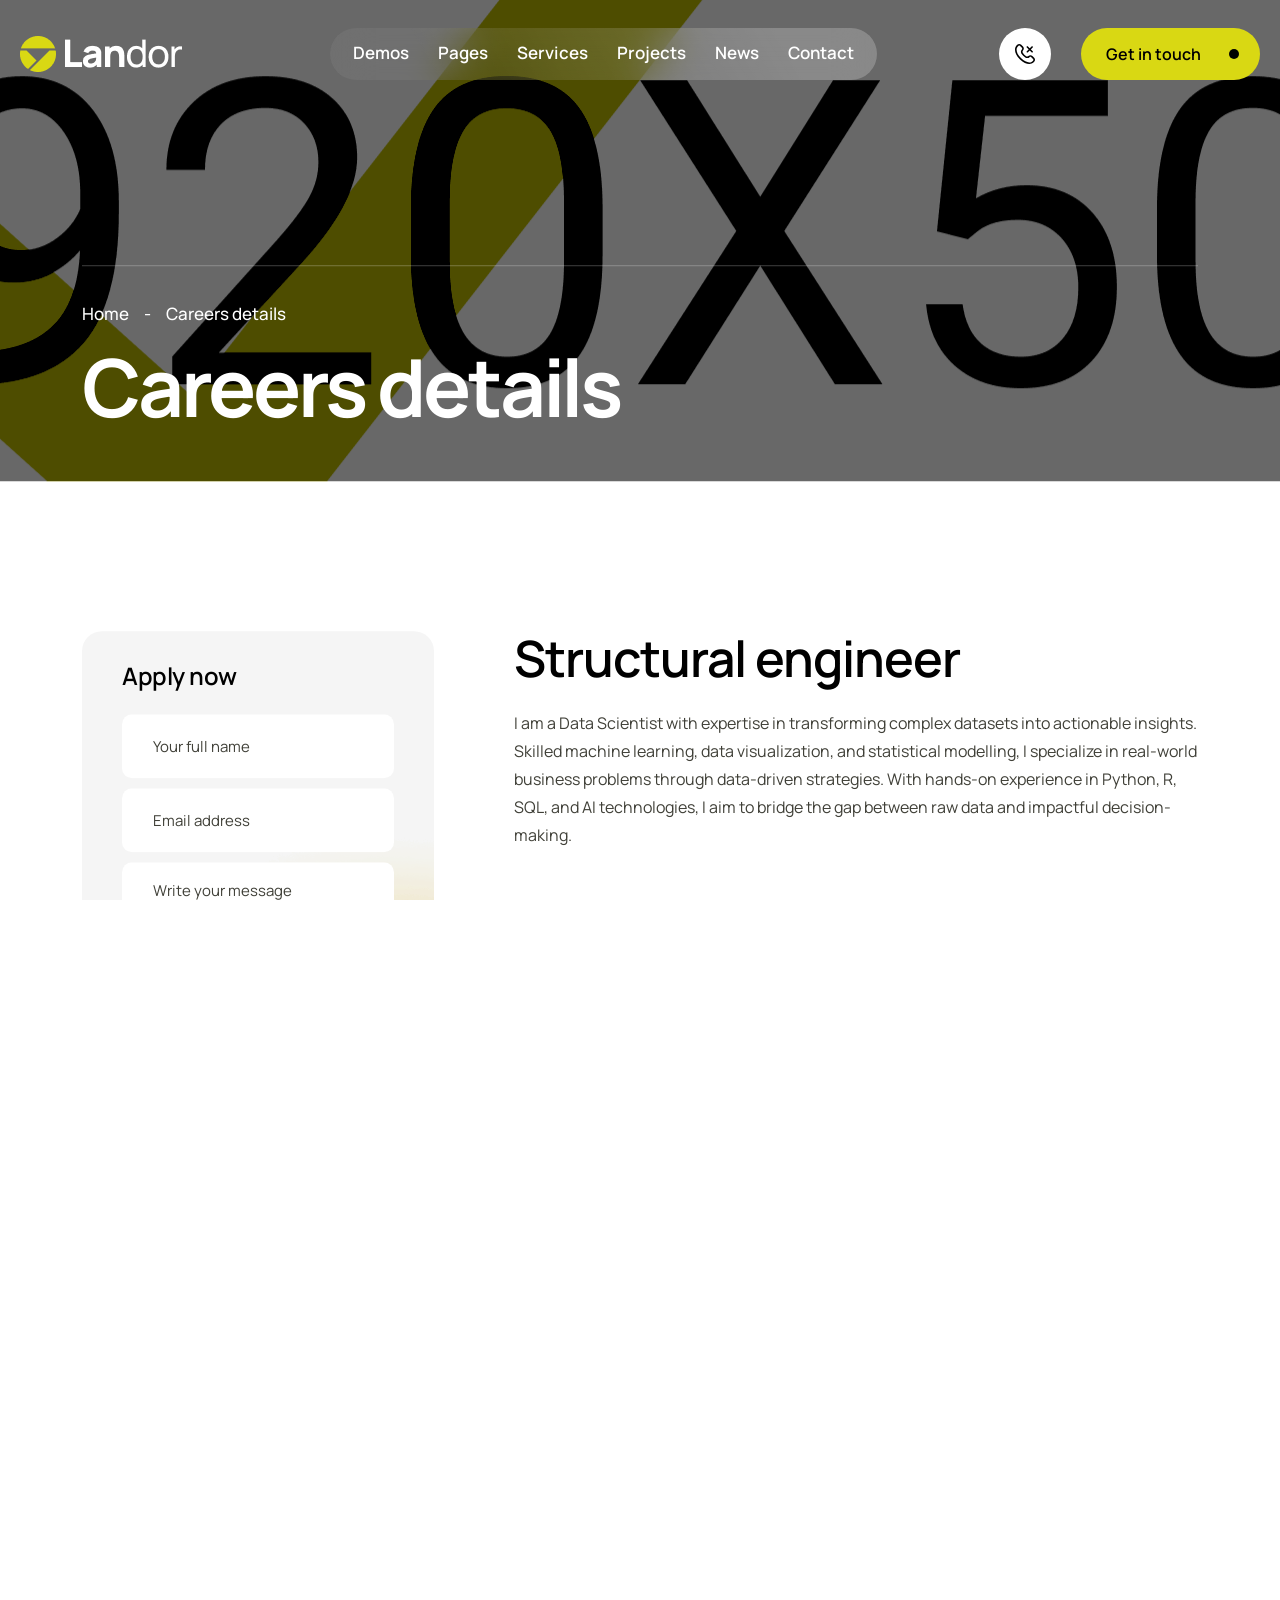
<file: landor/career-details.html>
<!DOCTYPE html>
<html lang="en">
<head>
    <meta charset="UTF-8">
    <meta name="viewport" content="width=device-width, initial-scale=1.0">
    <title>Landor – Modern Real Estate & Property Listing HTML Template</title>
    <link rel="icon" type="image/x-icon" href="assets/img/logo/favicon.png">
    <link rel="stylesheet" href="assets/css/bootstrap.min.css">
    <link rel="stylesheet" href="assets/css/magnific-popup.css">
    <link rel="stylesheet" href="assets/css/swiper-bundle.min.css">
    <link rel="stylesheet" href="assets/css/font-awesome-pro.css">
    <link rel="stylesheet" href="assets/css/spacing.css">
    <link rel="stylesheet" href="assets/css/main.css">
</head>
<body class="tp-magic-cursor">
    
    <!-- header,start  -->
     <header>
        <div class="tp-header-area tp-header-transparent sticky-black" id="header-sticky">
            <div class="container-wide">
                <div class="tp-header-spacing">
                    <div class="tp-header-wrap">
                        <div class="row gx-0 tp-align-center">
                            <div class="col-xl-3 col-lg-4 col-md-5 col-5">
                                <div class="tp-header-logo">
                                    <a href="index.html"><img data-width="163" src="assets/img/logo/logo-white.png" alt="logo-black"></a>
                                </div>
                            </div>
                            <div class="col-xl-6 col-lg-2 col-md-1 col-2">
                                <div class="tp-header-menu tp-header-menu-white tp-bluer-bg tp-text-center d-none d-xl-inline-block">
                                    <nav class="tp-mobile-menu-active">
                                        <ul>
                                            <li><a href="#">Demos</a>
                                                <ul class="sub-menu">
                                                    <li><a href="index.html"><span>Home 01</span></a></li>
                                                    <li><a href="index-2.html"><span>Home 02</span></a></li>
                                                    <li><a href="index-3.html"><span>Home 03</span></a></li>
                                                    <li><a href="index-4.html"><span>Home 04</span></a></li>
                                                    <li><a href="index-5.html"><span>Home 05</span></a></li>
                                                    <li><a href="index-6.html"><span>Home 06</span></a></li>
                                                    <li><a href="index-7.html"><span>Home 07</span></a></li>
                                                </ul>
                                            </li>
                                            <li><a href="#">Pages</a>
                                                <ul class="sub-menu">
                                                    <li><a href="about.html"><span>About</span></a>
                                                    <li><a href="award.html"><span>Award</span></a>
                                                    <li><a href="faq.html"><span>Faq</span></a>
                                                    <li><a href="career.html"><span>Career</span></a>
                                                    <li><a href="career-details.html"><span>Career Details</span></a>
                                                    <li><a href="core-values.html"><span>Core Values</span></a>
                                                    <li><a href="team.html"><span>Team</span></a>
                                                    <li><a href="team-details.html"><span>Team Details</span></a>
                                                    <li><a href="404.html"><span>Error</span></a>
                                                </ul>
                                            </li>
                                            <li><a href="services-grid.html">Services</a>
                                                <ul class="sub-menu">
                                                    <li><a href="services-grid.html"><span>Services Grid</span></a></li>
                                                    <li><a href="services-tab.html"><span>Services Tab</span></a></li>
                                                    <li><a href="services-grid-icon.html"><span>Services Grid Icon</span></a></li>
                                                    <li><a href="services-details.html"><span>Services Details</span></a></li>
                                                </ul> 
                                            </li>
                                            <li><a href="project-standard.html">Projects</a>
                                                <ul class="sub-menu">
                                                    <li><a href="project-standard.html"><span>Project Standard</span></a></li>
                                                    <li><a href="project-grid.html"><span>Project Grid</span></a></li>
                                                    <li><a href="project-details.html"><span>Project Details</span></a></li>
                                                </ul> 
                                            </li>
                                            <li><a href="blog-standard.html">News</a>
                                                <ul class="sub-menu">
                                                    <li><a href="blog-standard.html"><span>News Standard</span></a></li>
                                                    <li><a href="blog-grid.html"><span>News Grid</span></a></li>
                                                    <li><a href="blog-details.html"><span>News Details</span></a></li>
                                                </ul> 
                                            </li>
                                            <li><a href="contact.html">Contact</a></li>
                                        </ul>
                                    </nav>
                                </div>
                            </div>
                            <div class="col-xl-3 col-lg-6 col-md-6 col-5">
                                <div class="tp-header-cta tp-flex-center tp-justify-end">
                                    <div class="tp-cta-phone tp-header-cta-phone mr-30 d-none d-xl-inline-block">
                                        <a class="tp-flex-center" href="tel:+99926542563">
                                            <span class="tp-cta-phone-icon tp-cta-phone-icon-white mr-10">
                                                <svg width="21" height="20" viewBox="0 0 21 20" fill="none" xmlns="http://www.w3.org/2000/svg">
                                                <path d="M14.2719 19.997C11.5252 19.997 8.13976 18.5871 4.77463 15.222C-0.807382 9.64238 -1.00729 4.00592 1.67685 1.32259L2.19206 0.807377C2.73505 0.289145 3.45681 0 4.20741 0C4.95801 0 5.67976 0.289145 6.22275 0.807377L8.01055 2.59518C8.53824 3.12648 8.83648 3.84357 8.84119 4.59237C8.8459 5.34118 8.55671 6.06196 8.03574 6.59986C7.74724 6.88766 7.56689 7.26621 7.52514 7.67157C7.48339 8.07694 7.5828 8.4843 7.80658 8.82486C8.24476 9.48639 8.74961 10.1013 9.31321 10.6598C9.87764 11.229 10.499 11.7388 11.1677 12.1811C11.5048 12.4084 11.9106 12.5111 12.3154 12.4717C12.7201 12.4322 13.0984 12.253 13.3853 11.9649C13.9229 11.4412 14.6447 11.1495 15.3952 11.1527C16.1458 11.1559 16.865 11.4537 17.3981 11.982L19.1859 13.7698C19.72 14.3047 20.0199 15.0297 20.0199 15.7855C20.0199 16.5414 19.72 17.2663 19.1859 17.8013L18.6707 18.3165C18.0854 18.8741 17.3952 19.3098 16.64 19.5983C15.8849 19.8868 15.0799 20.0223 14.2719 19.997ZM4.20659 1.59807C4.04583 1.59779 3.8866 1.6293 3.73807 1.69081C3.58953 1.75231 3.45463 1.84259 3.34113 1.95645L2.82592 2.47166C0.713063 4.58452 1.09907 9.24825 5.9237 14.0729C10.7483 18.8975 15.4129 19.2851 17.5257 17.1715L18.0409 16.6563C18.27 16.4261 18.3986 16.1147 18.3986 15.79C18.3986 15.4653 18.27 15.1538 18.0409 14.9237L16.2531 13.1359C16.0247 12.9093 15.7165 12.7812 15.3947 12.7792C15.0729 12.7773 14.7632 12.9015 14.532 13.1253C13.9784 13.6709 13.2546 14.0102 12.4812 14.0867C11.7078 14.1631 10.9315 13.9721 10.2819 13.5455C8.76493 12.5361 7.46317 11.236 6.45191 9.72039C6.0247 9.06913 5.83427 8.29084 5.91254 7.51591C5.9908 6.74098 6.33299 6.01648 6.8818 5.46379C7.10369 5.23255 7.22623 4.92362 7.2232 4.60315C7.22016 4.28267 7.09178 3.97613 6.86555 3.74913L5.07774 1.96132C4.96397 1.84591 4.82833 1.75433 4.67875 1.69196C4.52917 1.62959 4.36866 1.59767 4.20659 1.59807Z" fill="currentcolor"/>
                                                <path d="M17.1312 8.53397C16.9157 8.53392 16.7091 8.44827 16.5567 8.29586L11.7979 3.53949C11.7203 3.46453 11.6584 3.37486 11.6158 3.27571C11.5732 3.17657 11.5508 3.06993 11.5498 2.96203C11.5489 2.85413 11.5695 2.74712 11.6103 2.64725C11.6512 2.54738 11.7115 2.45665 11.7878 2.38035C11.8641 2.30405 11.9549 2.24371 12.0547 2.20285C12.1546 2.16199 12.2616 2.14143 12.3695 2.14236C12.4774 2.1433 12.584 2.16572 12.6832 2.20831C12.7823 2.2509 12.872 2.31281 12.947 2.39042L17.7058 7.15248C17.8194 7.26613 17.8968 7.41091 17.9281 7.56853C17.9594 7.72614 17.9433 7.88951 17.8819 8.03798C17.8204 8.18644 17.7162 8.31335 17.5826 8.40264C17.449 8.49194 17.2919 8.53962 17.1312 8.53965V8.53397Z" fill="currentcolor"/>
                                                <path d="M12.373 8.53401C12.2123 8.53398 12.0552 8.4863 11.9216 8.397C11.788 8.30771 11.6839 8.1808 11.6224 8.03234C11.5609 7.88387 11.5448 7.7205 11.5762 7.56289C11.6075 7.40527 11.6849 7.26049 11.7985 7.14684L16.5573 2.39047C16.7106 2.24244 16.9158 2.16053 17.1289 2.16238C17.342 2.16424 17.5458 2.2497 17.6965 2.40037C17.8471 2.55104 17.9326 2.75486 17.9344 2.96793C17.9363 3.181 17.8544 3.38628 17.7064 3.53954L12.9475 8.29916C12.7947 8.45038 12.5881 8.53483 12.373 8.53401Z" fill="currentcolor"/>
                                                </svg>
                                            </span>
                                            <samp class="d-none d-xxl-flex tp-text-white">+999 2654 2563</samp>
                                        </a>
                                    </div>
                                    <div class="tp-header-cta-button d-none d-md-inline-block">
                                        <a href="#" class="tp-btn">
                                            <span class="tp-btn-text">Get in touch</span>
                                            <span class="tp-btn-icon">
                                                <svg width="12" height="12" viewBox="0 0 12 12" fill="none" xmlns="http://www.w3.org/2000/svg">
                                                <path d="M0.75 10.75L10.75 0.75" stroke="currentcolor" stroke-width="1.5" stroke-linecap="round" stroke-linejoin="round"/>
                                                <path d="M0.75 0.75H10.75V10.75" stroke="currentcolor" stroke-width="1.5" stroke-linecap="round" stroke-linejoin="round"/>
                                                </svg>
                                            </span>
                                        </a>
                                    </div>
                                    <div class="tp-header-bar d-xl-none">
                                        <button class="header-sidebar-btn tp-offcanvas-toogle ml-10">
                                            <span></span>
                                            <span></span>
                                        </button>
                                    </div>
                                </div>
                            </div>
                        </div>
                    </div>
                </div>
            </div>
        </div>
     </header>
    <!-- header,end  -->

     <!-- preloader,start  -->
        <div id="loading">
            <div id="loading-center">
                <div id="loading-center-absolute">
                    <div class="object" id="object_four"></div>
                    <div class="object" id="object_three"></div>
                    <div class="object" id="object_two"></div>
                    <div class="object" id="object_one"></div>
                </div>
            </div>
        
        </div>
     <!-- preloader,end  -->
    
 <!-- Begin magic cursor -->
    <div id="magic-cursor" class="cursor-black-bg">
        <div id="ball"></div>
    </div>
 <!-- End magic cursor -->

    <!-- back to top start -->
    <div class="back-to-top-wrapper">
        <button id="back_to_top" type="button" class="back-to-top-btn">
            <svg width="12" height="7" viewBox="0 0 12 7" fill="none" xmlns="http://www.w3.org/2000/svg">
                <path d="M11 6L6 1L1 6" stroke="currentColor" stroke-width="1.5" stroke-linecap="round" stroke-linejoin="round" />
            </svg>
        </button>
    </div>
    <!-- back to top end -->

    <!-- offcanvas-start -->
    <section class="tp-offcanvas">
        <div class="tp-offcanvas-wrapper">
            <div class="tp-offcanvas-header d-flex align-items-center justify-content-between mb-40">
                <div class="tp-offcanvas-logo">
                    <a href="index.html"><img data-width="163" src="assets/img/logo/logo-black.png" alt="logo-ing"></a>
                </div>
                <div class="tp-offcanvas-button">
                    <button class="tp-offcanvas-button-close tp-offcanvas-close-toggle"><i class="fas fa-times"></i>
                    </button>
                </div>
            </div>
            <div class="tp-offcanvas-menu mb-30">
                <nav></nav>
            </div>
            <div class="tp-offcanvas-content mb-30">
                <h3 class="tp-offcanvas-title mb-7">Let’s make Real</h3>
                <p class="m-0">We are a privately owned real estate company dedicated to delivering innovative property solutions across the globe.</p>
            </div>
            <div class="tp-offcanvas-gallery mb-30">
                <a class="popup-image" href="assets/img/project/project-gullary-1.jpg"><img src="assets/img/project/project-gullary-1.jpg" alt=""></a>
                <a class="popup-image" href="assets/img/project/project-gullary-2.jpg"><img src="assets/img/project/project-gullary-2.jpg" alt=""></a>
                <a class="popup-image" href="assets/img/project/project-gullary-3.jpg"><img src="assets/img/project/project-gullary-3.jpg" alt=""></a>
                <a class="popup-image" href="assets/img/project/project-gullary-1.jpg"><img src="assets/img/project/project-gullary-1.jpg" alt=""></a>
            </div>
            <div class="tp-offcanvas-cta mb-30">
               <h3 class="tp-offcanvas-title mb-7">Information</h3>
                <ul>
                    <li><a href="tel:+99926542563">+999 2654 2563</a></li>
                    <li><a href="mailto:landor@info@.com">landor@info@.com</a></li>
                </ul>
            </div>
            <div class="tp-offcanvas-contect-social">
                <ul>
                    <li><a href="#">
                        <svg width="8" height="15" viewBox="0 0 8 15" fill="none" xmlns="http://www.w3.org/2000/svg">
                        <path d="M8 0H5.81818C4.85376 0 3.92883 0.383116 3.24688 1.06507C2.56493 1.74702 2.18182 2.67194 2.18182 3.63636V5.81818H0V8.72727H2.18182V14.5455H5.09091V8.72727H7.27273L8 5.81818H5.09091V3.63636C5.09091 3.44348 5.16753 3.25849 5.30392 3.1221C5.44031 2.98571 5.6253 2.90909 5.81818 2.90909H8V0Z" fill="currentcolor"></path>
                        </svg>
                    </a></li>
                    <li><a href="#">
                        <svg width="15" height="12" viewBox="0 0 15 12" fill="none" xmlns="http://www.w3.org/2000/svg">
                        <path d="M14.7127 0.00672484C14.0723 0.458456 13.3632 0.803959 12.6128 1.02993C12.21 0.566818 11.6748 0.238578 11.0794 0.0896016C10.484 -0.0593751 9.85717 -0.021901 9.28377 0.196956C8.71036 0.415812 8.21801 0.805492 7.87329 1.31329C7.52857 1.82109 7.34812 2.42251 7.35635 3.0362V3.70496C6.18109 3.73544 5.01654 3.47478 3.96642 2.94622C2.91629 2.41765 2.01318 1.63758 1.33752 0.675484C1.33752 0.675484 -1.33752 6.69432 4.68131 9.36935C3.30402 10.3043 1.66331 10.773 0 10.7069C6.01883 14.0507 13.3752 10.7069 13.3752 3.01614C13.3746 2.82986 13.3567 2.64404 13.3217 2.46107C14.0042 1.78796 14.4859 0.938114 14.7127 0.00672484Z" fill="currentcolor"></path>
                        </svg>
                    </a></li>
                    <li><a href="#">
                        <svg width="14" height="14" viewBox="0 0 14 14" fill="none" xmlns="http://www.w3.org/2000/svg">
                        <path d="M9.79961 4.2002C10.9135 4.2002 11.9818 4.64269 12.7695 5.43035C13.5571 6.218 13.9996 7.28629 13.9996 8.4002V13.3002H11.1996V8.4002C11.1996 8.02889 11.0521 7.6728 10.7896 7.41025C10.527 7.1477 10.1709 7.0002 9.79961 7.0002C9.42831 7.0002 9.07221 7.1477 8.80966 7.41025C8.54711 7.6728 8.39961 8.02889 8.39961 8.4002V13.3002H5.59961V8.4002C5.59961 7.28629 6.04211 6.218 6.82976 5.43035C7.61741 4.64269 8.6857 4.2002 9.79961 4.2002Z" fill="currentcolor"></path>
                        <path d="M2.8 4.90039H0V13.3004H2.8V4.90039Z" fill="currentcolor"></path>
                        <path d="M1.4 2.8C2.1732 2.8 2.8 2.1732 2.8 1.4C2.8 0.626801 2.1732 0 1.4 0C0.626801 0 0 0.626801 0 1.4C0 2.1732 0.626801 2.8 1.4 2.8Z" fill="currentcolor"></path>
                        </svg>
                    </a></li>
                    <li><a href="#">
                        <svg width="15" height="10" viewBox="0 0 15 10" fill="none" xmlns="http://www.w3.org/2000/svg">
                        <path d="M13.9331 1.56533C13.8563 1.25835 13.6998 0.977084 13.4794 0.749939C13.2591 0.522795 12.9827 0.357817 12.6782 0.271669C11.5657 5.78312e-08 7.11551 0 7.11551 0C7.11551 0 2.66531 1.92771e-08 1.55276 0.297542C1.24827 0.38369 0.971895 0.548668 0.751564 0.775813C0.531234 1.00296 0.374748 1.28422 0.297912 1.5912C0.094299 2.72028 -0.00529911 3.86566 0.000369757 5.01294C-0.00688814 6.16885 0.0927163 7.32296 0.297912 8.46054C0.38262 8.75799 0.542612 9.02855 0.762429 9.24611C0.982246 9.46366 1.25446 9.62084 1.55276 9.70246C2.66531 10 7.11551 10 7.11551 10C7.11551 10 11.5657 10 12.6782 9.70246C12.9827 9.61631 13.2591 9.45133 13.4794 9.22419C13.6998 8.99704 13.8563 8.71578 13.9331 8.4088C14.1351 7.28822 14.2347 6.15157 14.2306 5.01294C14.2379 3.85702 14.1383 2.70291 13.9331 1.56533Z" fill="currentcolor"></path>
                        <path d="M5.66016 7.12773L9.37943 5.0126L5.66016 2.89746V7.12773Z" fill="white"></path>
                        </svg>
                    </a></li>
                </ul>
            </div>
        </div>
    </section>
    <div class="tp-offcanvas-overlay"></div>
    <!-- offcanvas-start -->

    <div id="smooth-wrapper">
        <div id="smooth-content">

    <!-- main,start  -->
     <main>

    <!-- breadcrumb-area,start  -->
     <section class="tp-breadcrumb-area tp-bg tp-overlay p-relative" data-background="assets/img/breadcrumb/breadcrumb-bg.jpg">
        <div class="tp-breadcrumb-shape p-absolute">
            <img src="assets/img/breadcrumb/breadcrumb-shape.png" alt="">
        </div>
        <div class="container">
            <div class="tp-breadcrumb pb-50">
                <div class="tp-breadcrumb-menu tp-flex-center mb-15 pt-35">
                    <span><a href="index.html">Home</a></span>
                    <span class="tp-breadcrumb-dvdr">-</span>
                    <span>Careers details</span>
                </div>
                <h1 class="tp-breadcrumb-title tp-text-white margin-0">Careers details</h1>
            </div>
        </div>
     </section>
    <!-- breadcrumb-area,end  -->

     <!-- career-area,start  -->
        <section class="tp-career-details-area tp-team-spacing fix">
            <div class="container">
                <div class="row">
                    <div class="col-lg-4">
                        <div class="tp-career-sidebar">
                            <div class="tp-sidebar-widget">
                                <div class="tp-career-apply-box tp-bg-gray p-relative br-20 fix">
                                    <h2 class="tp-sidebar-title mb-25">Apply now</h2>
                                    <div class="tp-career-apply-shape p-absolute">
                                        <img src="assets/img/career/career-sidebar-shape.png" alt="">
                                    </div>
                                    <form class="tp-career-apply-form z-index-1" action="#">
                                        <input type="text" placeholder="Your full name">
                                        <input type="email" placeholder="Email address">
                                        <textarea placeholder="Write your message"></textarea>
                                        <button type="submit">Submit now
                                            <svg width="6" height="10" viewBox="0 0 6 10" fill="none" xmlns="http://www.w3.org/2000/svg">
                                            <path d="M0.75 8.75L4.75 4.75L0.75 0.75" stroke="currentcolor" stroke-width="1.5" stroke-linecap="round" stroke-linejoin="round"/>
                                            </svg>
                                        </button>
                                    </form>
                                </div>
                            </div>
                        </div>
                    </div>
                    <div class="col-lg-8">
                        <div class="tp-career-details-wrap pl-50">
                            <div class="tp-career-details-heading mb-50">
                                <h3 class="tp-details-title">Structural engineer</h3>
                                <p class="tp-team-details-deg pt-15">I am a Data Scientist with expertise in transforming complex datasets into actionable insights. Skilled machine
                                learning, data visualization, and statistical modelling, I specialize in real-world business problems through
                                data-driven strategies. With hands-on experience in Python, R, SQL, and AI technologies, I aim to bridge
                                the gap between raw data and impactful decision-making.</p>
                            </div>
                            <div class="tp-career-details-list mb-50">
                                <h3 class="tp-career-details-list-title mb-25">Areas of expertise</h3>
                                <ul>
                                    <li>
                                        <svg width="5" height="6" viewBox="0 0 5 6" fill="none" xmlns="http://www.w3.org/2000/svg">
                                        <path d="M0.114734 0.0240613C0.150118 0.00570934 0.189919 -0.00240885 0.229664 0.000619309C0.269409 0.00364747 0.307521 0.017702 0.339716 0.0412028L4.19654 2.82669C4.22398 2.84655 4.24632 2.87264 4.26172 2.90281C4.27712 2.93298 4.28516 2.96637 4.28516 3.00024C4.28516 3.03412 4.27712 3.06751 4.26172 3.09768C4.24632 3.12785 4.22398 3.15394 4.19654 3.1738L0.339716 5.95929C0.302952 5.9859 0.258685 6.00016 0.213297 6C0.179096 5.99959 0.14542 5.99154 0.114734 5.97643C0.0797987 5.95833 0.0505204 5.93096 0.0301108 5.89732C0.00970078 5.86368 -0.00105238 5.82508 -0.000970364 5.78573V0.21476C-0.00105238 0.175414 0.00970078 0.136806 0.0301108 0.103168C0.0505204 0.0695293 0.0797987 0.0421603 0.114734 0.0240613Z" fill="currentcolor"/>
                                        </svg>
                                       Collaborate with cross-functional teams to translate data findings into actionable strategies.
                                    </li>
                                    <li>
                                        <svg width="5" height="6" viewBox="0 0 5 6" fill="none" xmlns="http://www.w3.org/2000/svg">
                                        <path d="M0.114734 0.0240613C0.150118 0.00570934 0.189919 -0.00240885 0.229664 0.000619309C0.269409 0.00364747 0.307521 0.017702 0.339716 0.0412028L4.19654 2.82669C4.22398 2.84655 4.24632 2.87264 4.26172 2.90281C4.27712 2.93298 4.28516 2.96637 4.28516 3.00024C4.28516 3.03412 4.27712 3.06751 4.26172 3.09768C4.24632 3.12785 4.22398 3.15394 4.19654 3.1738L0.339716 5.95929C0.302952 5.9859 0.258685 6.00016 0.213297 6C0.179096 5.99959 0.14542 5.99154 0.114734 5.97643C0.0797987 5.95833 0.0505204 5.93096 0.0301108 5.89732C0.00970078 5.86368 -0.00105238 5.82508 -0.000970364 5.78573V0.21476C-0.00105238 0.175414 0.00970078 0.136806 0.0301108 0.103168C0.0505204 0.0695293 0.0797987 0.0421603 0.114734 0.0240613Z" fill="currentcolor"/>
                                        </svg>
                                     Build data visualizations and dashboards to communicate results to stakeholders.
                                    </li>
                                    <li>
                                        <svg width="5" height="6" viewBox="0 0 5 6" fill="none" xmlns="http://www.w3.org/2000/svg">
                                        <path d="M0.114734 0.0240613C0.150118 0.00570934 0.189919 -0.00240885 0.229664 0.000619309C0.269409 0.00364747 0.307521 0.017702 0.339716 0.0412028L4.19654 2.82669C4.22398 2.84655 4.24632 2.87264 4.26172 2.90281C4.27712 2.93298 4.28516 2.96637 4.28516 3.00024C4.28516 3.03412 4.27712 3.06751 4.26172 3.09768C4.24632 3.12785 4.22398 3.15394 4.19654 3.1738L0.339716 5.95929C0.302952 5.9859 0.258685 6.00016 0.213297 6C0.179096 5.99959 0.14542 5.99154 0.114734 5.97643C0.0797987 5.95833 0.0505204 5.93096 0.0301108 5.89732C0.00970078 5.86368 -0.00105238 5.82508 -0.000970364 5.78573V0.21476C-0.00105238 0.175414 0.00970078 0.136806 0.0301108 0.103168C0.0505204 0.0695293 0.0797987 0.0421603 0.114734 0.0240613Z" fill="currentcolor"/>
                                        </svg>
                                       Optimize data pipelines and workflows for efficiency and scalability.
                                    </li>
                                    <li>
                                        <svg width="5" height="6" viewBox="0 0 5 6" fill="none" xmlns="http://www.w3.org/2000/svg">
                                        <path d="M0.114734 0.0240613C0.150118 0.00570934 0.189919 -0.00240885 0.229664 0.000619309C0.269409 0.00364747 0.307521 0.017702 0.339716 0.0412028L4.19654 2.82669C4.22398 2.84655 4.24632 2.87264 4.26172 2.90281C4.27712 2.93298 4.28516 2.96637 4.28516 3.00024C4.28516 3.03412 4.27712 3.06751 4.26172 3.09768C4.24632 3.12785 4.22398 3.15394 4.19654 3.1738L0.339716 5.95929C0.302952 5.9859 0.258685 6.00016 0.213297 6C0.179096 5.99959 0.14542 5.99154 0.114734 5.97643C0.0797987 5.95833 0.0505204 5.93096 0.0301108 5.89732C0.00970078 5.86368 -0.00105238 5.82508 -0.000970364 5.78573V0.21476C-0.00105238 0.175414 0.00970078 0.136806 0.0301108 0.103168C0.0505204 0.0695293 0.0797987 0.0421603 0.114734 0.0240613Z" fill="currentcolor"/>
                                        </svg>
                                       Research and implement advanced algorithms to improve predictive accuracy.
                                    </li>
                                    <li>
                                        <svg width="5" height="6" viewBox="0 0 5 6" fill="none" xmlns="http://www.w3.org/2000/svg">
                                        <path d="M0.114734 0.0240613C0.150118 0.00570934 0.189919 -0.00240885 0.229664 0.000619309C0.269409 0.00364747 0.307521 0.017702 0.339716 0.0412028L4.19654 2.82669C4.22398 2.84655 4.24632 2.87264 4.26172 2.90281C4.27712 2.93298 4.28516 2.96637 4.28516 3.00024C4.28516 3.03412 4.27712 3.06751 4.26172 3.09768C4.24632 3.12785 4.22398 3.15394 4.19654 3.1738L0.339716 5.95929C0.302952 5.9859 0.258685 6.00016 0.213297 6C0.179096 5.99959 0.14542 5.99154 0.114734 5.97643C0.0797987 5.95833 0.0505204 5.93096 0.0301108 5.89732C0.00970078 5.86368 -0.00105238 5.82508 -0.000970364 5.78573V0.21476C-0.00105238 0.175414 0.00970078 0.136806 0.0301108 0.103168C0.0505204 0.0695293 0.0797987 0.0421603 0.114734 0.0240613Z" fill="currentcolor"/>
                                        </svg>
                                      Present complex technical concepts in a clear, concise manner to non-technical audiences.
                                    </li>
                                    <li>
                                        <svg width="5" height="6" viewBox="0 0 5 6" fill="none" xmlns="http://www.w3.org/2000/svg">
                                        <path d="M0.114734 0.0240613C0.150118 0.00570934 0.189919 -0.00240885 0.229664 0.000619309C0.269409 0.00364747 0.307521 0.017702 0.339716 0.0412028L4.19654 2.82669C4.22398 2.84655 4.24632 2.87264 4.26172 2.90281C4.27712 2.93298 4.28516 2.96637 4.28516 3.00024C4.28516 3.03412 4.27712 3.06751 4.26172 3.09768C4.24632 3.12785 4.22398 3.15394 4.19654 3.1738L0.339716 5.95929C0.302952 5.9859 0.258685 6.00016 0.213297 6C0.179096 5.99959 0.14542 5.99154 0.114734 5.97643C0.0797987 5.95833 0.0505204 5.93096 0.0301108 5.89732C0.00970078 5.86368 -0.00105238 5.82508 -0.000970364 5.78573V0.21476C-0.00105238 0.175414 0.00970078 0.136806 0.0301108 0.103168C0.0505204 0.0695293 0.0797987 0.0421603 0.114734 0.0240613Z" fill="currentcolor"/>
                                        </svg>
                                       Stay updated with the latest AI, ML, and data science trends to apply innovative solutions.
                                    </li>
                                </ul>
                            </div>
                            <div class="tp-career-details-list mb-50">
                                <h3 class="tp-career-details-list-title mb-25">Benefits</h3>
                                <ul>
                                    <li>
                                        <svg width="5" height="6" viewBox="0 0 5 6" fill="none" xmlns="http://www.w3.org/2000/svg">
                                        <path d="M0.114734 0.0240613C0.150118 0.00570934 0.189919 -0.00240885 0.229664 0.000619309C0.269409 0.00364747 0.307521 0.017702 0.339716 0.0412028L4.19654 2.82669C4.22398 2.84655 4.24632 2.87264 4.26172 2.90281C4.27712 2.93298 4.28516 2.96637 4.28516 3.00024C4.28516 3.03412 4.27712 3.06751 4.26172 3.09768C4.24632 3.12785 4.22398 3.15394 4.19654 3.1738L0.339716 5.95929C0.302952 5.9859 0.258685 6.00016 0.213297 6C0.179096 5.99959 0.14542 5.99154 0.114734 5.97643C0.0797987 5.95833 0.0505204 5.93096 0.0301108 5.89732C0.00970078 5.86368 -0.00105238 5.82508 -0.000970364 5.78573V0.21476C-0.00105238 0.175414 0.00970078 0.136806 0.0301108 0.103168C0.0505204 0.0695293 0.0797987 0.0421603 0.114734 0.0240613Z" fill="currentcolor"/>
                                        </svg>
                                       <span>Flexible Work Environment –</span> hybrid/remote options to maintain work-life balance.
                                    </li>
                                    <li>
                                        <svg width="5" height="6" viewBox="0 0 5 6" fill="none" xmlns="http://www.w3.org/2000/svg">
                                        <path d="M0.114734 0.0240613C0.150118 0.00570934 0.189919 -0.00240885 0.229664 0.000619309C0.269409 0.00364747 0.307521 0.017702 0.339716 0.0412028L4.19654 2.82669C4.22398 2.84655 4.24632 2.87264 4.26172 2.90281C4.27712 2.93298 4.28516 2.96637 4.28516 3.00024C4.28516 3.03412 4.27712 3.06751 4.26172 3.09768C4.24632 3.12785 4.22398 3.15394 4.19654 3.1738L0.339716 5.95929C0.302952 5.9859 0.258685 6.00016 0.213297 6C0.179096 5.99959 0.14542 5.99154 0.114734 5.97643C0.0797987 5.95833 0.0505204 5.93096 0.0301108 5.89732C0.00970078 5.86368 -0.00105238 5.82508 -0.000970364 5.78573V0.21476C-0.00105238 0.175414 0.00970078 0.136806 0.0301108 0.103168C0.0505204 0.0695293 0.0797987 0.0421603 0.114734 0.0240613Z" fill="currentcolor"/>
                                        </svg>
                                        <span>Health & Wellness Programs –</span> medical insurance, fitness, and mental health support.
                                    </li>
                                    <li>
                                        <svg width="5" height="6" viewBox="0 0 5 6" fill="none" xmlns="http://www.w3.org/2000/svg">
                                        <path d="M0.114734 0.0240613C0.150118 0.00570934 0.189919 -0.00240885 0.229664 0.000619309C0.269409 0.00364747 0.307521 0.017702 0.339716 0.0412028L4.19654 2.82669C4.22398 2.84655 4.24632 2.87264 4.26172 2.90281C4.27712 2.93298 4.28516 2.96637 4.28516 3.00024C4.28516 3.03412 4.27712 3.06751 4.26172 3.09768C4.24632 3.12785 4.22398 3.15394 4.19654 3.1738L0.339716 5.95929C0.302952 5.9859 0.258685 6.00016 0.213297 6C0.179096 5.99959 0.14542 5.99154 0.114734 5.97643C0.0797987 5.95833 0.0505204 5.93096 0.0301108 5.89732C0.00970078 5.86368 -0.00105238 5.82508 -0.000970364 5.78573V0.21476C-0.00105238 0.175414 0.00970078 0.136806 0.0301108 0.103168C0.0505204 0.0695293 0.0797987 0.0421603 0.114734 0.0240613Z" fill="currentcolor"/>
                                        </svg>
                                        <span>Career Growth Path –</span> clear progression opportunities within the company.
                                    </li>
                                    <li>
                                        <svg width="5" height="6" viewBox="0 0 5 6" fill="none" xmlns="http://www.w3.org/2000/svg">
                                        <path d="M0.114734 0.0240613C0.150118 0.00570934 0.189919 -0.00240885 0.229664 0.000619309C0.269409 0.00364747 0.307521 0.017702 0.339716 0.0412028L4.19654 2.82669C4.22398 2.84655 4.24632 2.87264 4.26172 2.90281C4.27712 2.93298 4.28516 2.96637 4.28516 3.00024C4.28516 3.03412 4.27712 3.06751 4.26172 3.09768C4.24632 3.12785 4.22398 3.15394 4.19654 3.1738L0.339716 5.95929C0.302952 5.9859 0.258685 6.00016 0.213297 6C0.179096 5.99959 0.14542 5.99154 0.114734 5.97643C0.0797987 5.95833 0.0505204 5.93096 0.0301108 5.89732C0.00970078 5.86368 -0.00105238 5.82508 -0.000970364 5.78573V0.21476C-0.00105238 0.175414 0.00970078 0.136806 0.0301108 0.103168C0.0505204 0.0695293 0.0797987 0.0421603 0.114734 0.0240613Z" fill="currentcolor"/>
                                        </svg>
                                       <span>Innovation-driven Environment –</span> space to experiment and bring creative ideas to life.
                                    </li>
                                    <li>
                                        <svg width="5" height="6" viewBox="0 0 5 6" fill="none" xmlns="http://www.w3.org/2000/svg">
                                        <path d="M0.114734 0.0240613C0.150118 0.00570934 0.189919 -0.00240885 0.229664 0.000619309C0.269409 0.00364747 0.307521 0.017702 0.339716 0.0412028L4.19654 2.82669C4.22398 2.84655 4.24632 2.87264 4.26172 2.90281C4.27712 2.93298 4.28516 2.96637 4.28516 3.00024C4.28516 3.03412 4.27712 3.06751 4.26172 3.09768C4.24632 3.12785 4.22398 3.15394 4.19654 3.1738L0.339716 5.95929C0.302952 5.9859 0.258685 6.00016 0.213297 6C0.179096 5.99959 0.14542 5.99154 0.114734 5.97643C0.0797987 5.95833 0.0505204 5.93096 0.0301108 5.89732C0.00970078 5.86368 -0.00105238 5.82508 -0.000970364 5.78573V0.21476C-0.00105238 0.175414 0.00970078 0.136806 0.0301108 0.103168C0.0505204 0.0695293 0.0797987 0.0421603 0.114734 0.0240613Z" fill="currentcolor"/>
                                        </svg>
                                        <span>Paid Time Off & Holidays –</span> to recharge and maintain balance.
                                    </li>
                                    <li>
                                        <svg width="5" height="6" viewBox="0 0 5 6" fill="none" xmlns="http://www.w3.org/2000/svg">
                                        <path d="M0.114734 0.0240613C0.150118 0.00570934 0.189919 -0.00240885 0.229664 0.000619309C0.269409 0.00364747 0.307521 0.017702 0.339716 0.0412028L4.19654 2.82669C4.22398 2.84655 4.24632 2.87264 4.26172 2.90281C4.27712 2.93298 4.28516 2.96637 4.28516 3.00024C4.28516 3.03412 4.27712 3.06751 4.26172 3.09768C4.24632 3.12785 4.22398 3.15394 4.19654 3.1738L0.339716 5.95929C0.302952 5.9859 0.258685 6.00016 0.213297 6C0.179096 5.99959 0.14542 5.99154 0.114734 5.97643C0.0797987 5.95833 0.0505204 5.93096 0.0301108 5.89732C0.00970078 5.86368 -0.00105238 5.82508 -0.000970364 5.78573V0.21476C-0.00105238 0.175414 0.00970078 0.136806 0.0301108 0.103168C0.0505204 0.0695293 0.0797987 0.0421603 0.114734 0.0240613Z" fill="currentcolor"/>
                                        </svg>
                                        <span>Global Exposure –</span> opportunity to collaborate with international teams and projects.
                                    </li>
                                </ul>
                            </div>
                            <div class="tp-career-details-nav tp-flex-center tp-justify-between pt-15">
                                <a href="#">
                                    <svg width="15" height="11" viewBox="0 0 15 11" fill="none" xmlns="http://www.w3.org/2000/svg">
                                    <path d="M5.30273 0.75L0.750235 5.3025L5.30273 9.855" stroke="currentcolor" stroke-width="1.5" stroke-miterlimit="10" stroke-linecap="round" stroke-linejoin="round"/>
                                    <path d="M13.5059 5.30273H0.883359" stroke="currentcolor" stroke-width="1.5" stroke-miterlimit="10" stroke-linecap="round" stroke-linejoin="round"/>
                                    </svg>
                                    Prev</a>
                                <a href="#">
                                    Next
                                    <svg width="15" height="11" viewBox="0 0 15 11" fill="none" xmlns="http://www.w3.org/2000/svg">
                                    <path d="M8.95312 0.75L13.5056 5.3025L8.95312 9.855" stroke="currentcolor" stroke-width="1.5" stroke-miterlimit="10" stroke-linecap="round" stroke-linejoin="round"/>
                                    <path d="M0.75 5.30273H13.3725" stroke="currentcolor" stroke-width="1.5" stroke-miterlimit="10" stroke-linecap="round" stroke-linejoin="round"/>
                                    </svg>
                                </a>
                            </div>
                        </div>
                    </div>
                </div>
            </div>
        </section>
     <!-- career-area,end  -->


    <div class="tp-solid-bg tp-bg br-20 default-margin jarallax fix" data-background="assets/img/solid-bg/solid-bg.jpg"></div>
    
     </main>
    <!-- main,end  -->

    <!-- footer,start  -->
     <footer>
        <div class="tp-footer-area tp-bg-overlay-2 tp-linear-bg-4 tp-footer-spacing tp-footer-spacing-2 tp-footer-margin br-20 tp-bg fix" data-background="assets/img/footer/footer-bg-2.jpg">
            <div class="container z-index-2">
                <div class="tp-footer-wrap pb-65">
                    <div class="row">
                        <div class="col-lg-5 col-md-7 col-sm-8">
                            <div class="tp-footer-widgets mb-30 tp_fade_anim" data-delay=".1">
                                <div class="tp-footer-info">
                                    <div class="tp-footer-content mb-45">
                                        <h3 class="tp-footer-info-title mb-20 tp-text-white">Ha ve questions?</h3>
                                        <p class="tp-footer-info-deg white-rgba">Email us <a href="mailto:demo.landor@gmail.com">on demo.landor@gmail.com</a> <br>
                                            or submit <a href="contact.html">an contact</a> form.</p>
                                    </div>
                                    <div class="tp-footer-social tp-footer-social-white">
                                        <ul>
                                            <li><a href="#">
                                                <svg width="8" height="15" viewBox="0 0 8 15" fill="none" xmlns="http://www.w3.org/2000/svg">
                                                <path d="M8 0H5.81818C4.85376 0 3.92883 0.383116 3.24688 1.06507C2.56493 1.74702 2.18182 2.67194 2.18182 3.63636V5.81818H0V8.72727H2.18182V14.5455H5.09091V8.72727H7.27273L8 5.81818H5.09091V3.63636C5.09091 3.44348 5.16753 3.25849 5.30392 3.1221C5.44031 2.98571 5.6253 2.90909 5.81818 2.90909H8V0Z" fill="currentcolor"/>
                                                </svg>
                                            </a></li>
                                            <li><a href="#">
                                                <svg xmlns="http://www.w3.org/2000/svg" width="16" height="16" viewBox="0 0 16 16" fill="none">
                                                    <path d="M9.52217 6.77491L15.4785 0H14.0671L8.89516 5.88256L4.76437 0H0L6.24656 8.89547L0 16H1.41155L6.87321 9.78782L11.2356 16H16L9.52183 6.77491H9.52217ZM7.58887 8.97384L6.95596 8.08805L1.92015 1.03974H4.0882L8.15216 6.72795L8.78507 7.61374L14.0677 15.0075H11.8997L7.58887 8.97418V8.97384Z" fill="currentcolor"></path>
                                                </svg>
                                            </a></li>
                                            <li><a href="#">
                                                <svg width="14" height="14" viewBox="0 0 14 14" fill="none" xmlns="http://www.w3.org/2000/svg">
                                                <path d="M9.79961 4.2002C10.9135 4.2002 11.9818 4.64269 12.7695 5.43035C13.5571 6.218 13.9996 7.28629 13.9996 8.4002V13.3002H11.1996V8.4002C11.1996 8.02889 11.0521 7.6728 10.7896 7.41025C10.527 7.1477 10.1709 7.0002 9.79961 7.0002C9.42831 7.0002 9.07221 7.1477 8.80966 7.41025C8.54711 7.6728 8.39961 8.02889 8.39961 8.4002V13.3002H5.59961V8.4002C5.59961 7.28629 6.04211 6.218 6.82976 5.43035C7.61741 4.64269 8.6857 4.2002 9.79961 4.2002Z" fill="currentcolor"/>
                                                <path d="M2.8 4.90039H0V13.3004H2.8V4.90039Z" fill="currentcolor"/>
                                                <path d="M1.4 2.8C2.1732 2.8 2.8 2.1732 2.8 1.4C2.8 0.626801 2.1732 0 1.4 0C0.626801 0 0 0.626801 0 1.4C0 2.1732 0.626801 2.8 1.4 2.8Z" fill="currentcolor"/>
                                                </svg>
                                            </a></li>
                                            <li><a href="#">
                                              <i class="fab fa-youtube"></i>
                                            </a></li>
                                        </ul>
                                    </div>
                                </div>
                            </div>
                        </div>
                        <div class="col-lg-2 col-md-5 col-sm-4">
                            <div class="tp-footer-widgets tp-footer-widgets-white mb-30 tp_fade_anim" data-delay=".2">
                                <h4 class="tp-footer-widgets-title white-rgba mb-25">Company</h4>
                                <ul>
                                    <li><a href="#">About us</a></li>
                                    <li><a href="#">Our team</a></li>
                                    <li><a href="#">Solutions</a></li>
                                    <li><a href="#">Why choose us</a></li>
                                    <li><a href="#">Partners</a></li>
                                    <li><a href="#">Core values</a></li>
                                </ul>
                            </div>
                        </div>
                        <div class="col-lg-3 col-md-7 col-sm-8">
                            <div class="tp-footer-widgets tp-footer-widgets-white tp_fade_anim" data-delay=".3">
                                <h4 class="tp-footer-widgets-title white-rgba mb-25">SERVICES</h4>
                                <ul>
                                    <li><a href="#">Real estate development</a></li>
                                    <li><a href="#">Sales and marketin</a></li>
                                    <li><a href="#">Architecture and design</a></li>
                                    <li><a href="#">Construction management</a></li>
                                    <li><a href="#">Investment & capital</a></li>
                                    <li><a href="#">Project management</a></li>
                                </ul>
                            </div>
                        </div>
                        <div class="col-lg-2 col-md-5 col-sm-4">
                            <div class="tp-footer-widgets tp-footer-widgets-white tp_fade_anim" data-delay=".4">
                                <h4 class="tp-footer-widgets-title white-rgba mb-25">PAGES</h4>
                                <ul>
                                    <li><a href="#">Testimonials</a></li>
                                    <li><a href="#">FAQs</a></li>
                                    <li><a href="#">Blog</a></li>
                                    <li><a href="#">Careers</a></li>
                                    <li><a href="#">Contact us</a></li>
                                </ul>
                            </div>
                        </div>
                    </div>
                </div>
                <div class="footer-copyright">
                    <div class="row tp-justify-center">
                        <div class="col-xl-5 col-lg-4 col-md-4">
                            <div class="tp-footer-logo text-center">
                                <a href="index.html"><img data-width="365" src="assets/img/logo/logo-white-larg.png" alt=""></a>
                            </div>
                        </div>
                    </div>
                </div>
            </div>
        </div>
     </footer>
    <!-- footer,end  -->
        </div>
    </div>

    <!-- script,start -->
    <script src="assets/js/jquery-3.7.1.min.js"></script>
    <script src="assets/js/vandor/waypoints.js"></script>
    <script src="assets/js/ajex-form.js"></script>
    <script src="assets/js/bootstrap.bundle.min.js"></script>
    <script src="assets/js/isotope.pkgd.min.js"></script>
    <script src="assets/js/jquery.magnific-popup.min.js"></script>
    <script src="assets/js/swiper-bundle.min.js"></script>
    <script src="assets/js/nice-select.js"></script>
    <script src="assets/js/gsap.min.js"></script>
    <script src="assets/js/scrol-smooth.js"></script>
    <script src="assets/js/ScrollToPlugin.min.js"></script>
    <script src="assets/js/ScrollTrigger.min.js"></script>
    <script src="assets/js/splitText.min.js"></script>
    <script src="assets/js/Vanilla-marquee.min.js"></script>
    <script src="assets/js/jaralax.min.js"></script>
    <script src="assets/js/cursor.js"></script>
    <script src="assets/js/main.js"></script>
    <!-- script,end -->
</body>
</html>
</file>
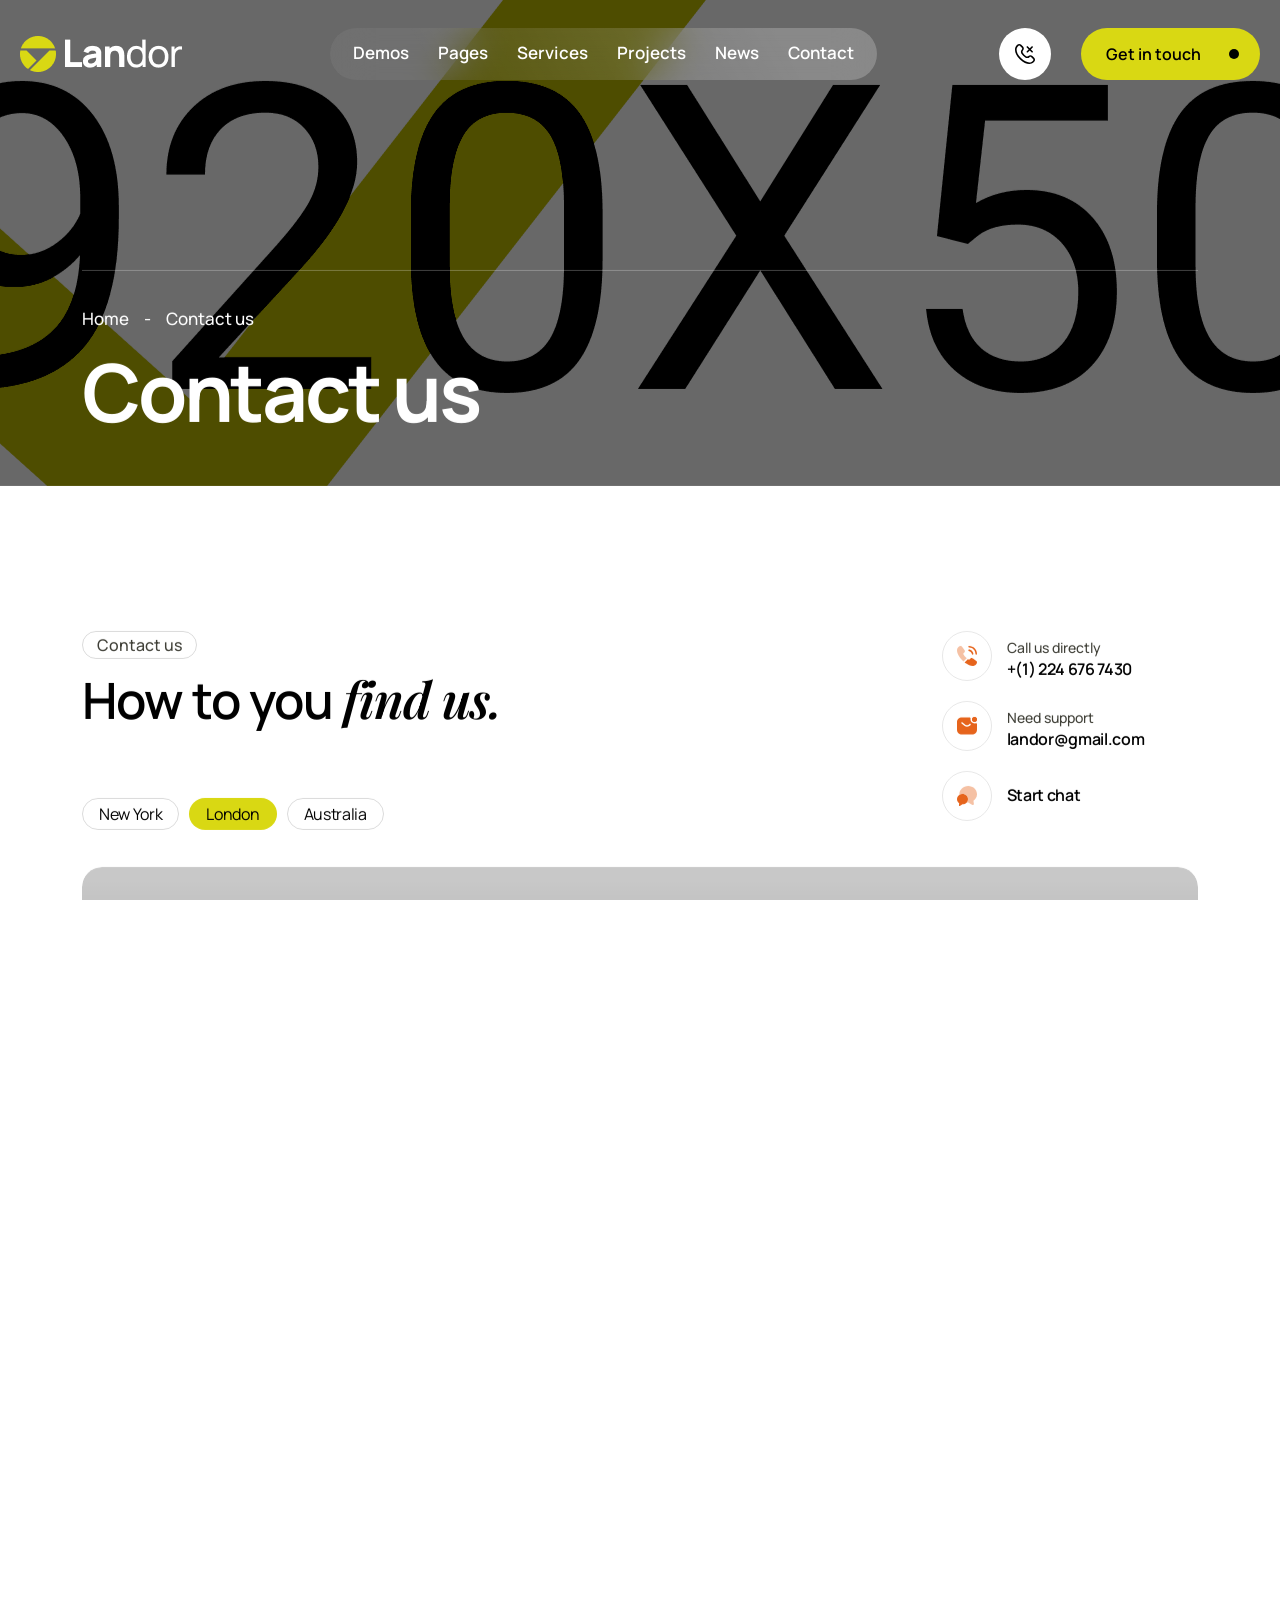
<file: landor/contact.html>
<!DOCTYPE html>
<html lang="en">
<head>
    <meta charset="UTF-8">
    <meta name="viewport" content="width=device-width, initial-scale=1.0">
    <title>Landor – Modern Real Estate & Property Listing HTML Template</title>
    <link rel="icon" type="image/x-icon" href="assets/img/logo/favicon.png">
    <link rel="stylesheet" href="assets/css/bootstrap.min.css">
    <link rel="stylesheet" href="assets/css/magnific-popup.css">
    <link rel="stylesheet" href="assets/css/swiper-bundle.min.css">
    <link rel="stylesheet" href="assets/css/font-awesome-pro.css">
    <link rel="stylesheet" href="assets/css/spacing.css">
    <link rel="stylesheet" href="assets/css/main.css">
</head>
<body class="tp-magic-cursor">
    
    <!-- header,start  -->
     <header>
        <div class="tp-header-area tp-header-transparent sticky-black" id="header-sticky">
            <div class="container-wide">
                <div class="tp-header-spacing">
                    <div class="tp-header-wrap">
                        <div class="row gx-0 tp-align-center">
                            <div class="col-xl-3 col-lg-4 col-md-5 col-5">
                                <div class="tp-header-logo">
                                    <a href="index.html"><img data-width="163" src="assets/img/logo/logo-white.png" alt="logo-black"></a>
                                </div>
                            </div>
                            <div class="col-xl-6 col-lg-2 col-md-1 col-2">
                                <div class="tp-header-menu tp-header-menu-white tp-bluer-bg tp-text-center d-none d-xl-inline-block">
                                    <nav class="tp-mobile-menu-active">
                                        <ul>
                                            <li><a href="#">Demos</a>
                                                <ul class="sub-menu">
                                                    <li><a href="index.html"><span>Home 01</span></a></li>
                                                    <li><a href="index-2.html"><span>Home 02</span></a></li>
                                                    <li><a href="index-3.html"><span>Home 03</span></a></li>
                                                    <li><a href="index-4.html"><span>Home 04</span></a></li>
                                                    <li><a href="index-5.html"><span>Home 05</span></a></li>
                                                    <li><a href="index-6.html"><span>Home 06</span></a></li>
                                                    <li><a href="index-7.html"><span>Home 07</span></a></li>
                                                </ul>
                                            </li>
                                            <li><a href="#">Pages</a>
                                                <ul class="sub-menu">
                                                    <li><a href="about.html"><span>About</span></a>
                                                    <li><a href="award.html"><span>Award</span></a>
                                                    <li><a href="faq.html"><span>Faq</span></a>
                                                    <li><a href="career.html"><span>Career</span></a>
                                                    <li><a href="career-details.html"><span>Career Details</span></a>
                                                    <li><a href="core-values.html"><span>Core Values</span></a>
                                                    <li><a href="team.html"><span>Team</span></a>
                                                    <li><a href="team-details.html"><span>Team Details</span></a>
                                                    <li><a href="404.html"><span>Error</span></a>
                                                </ul>
                                            </li>
                                            <li><a href="services-grid.html">Services</a>
                                                <ul class="sub-menu">
                                                    <li><a href="services-grid.html"><span>Services Grid</span></a></li>
                                                    <li><a href="services-tab.html"><span>Services Tab</span></a></li>
                                                    <li><a href="services-grid-icon.html"><span>Services Grid Icon</span></a></li>
                                                    <li><a href="services-details.html"><span>Services Details</span></a></li>
                                                </ul> 
                                            </li>
                                            <li><a href="project-standard.html">Projects</a>
                                                <ul class="sub-menu">
                                                    <li><a href="project-standard.html"><span>Project Standard</span></a></li>
                                                    <li><a href="project-grid.html"><span>Project Grid</span></a></li>
                                                    <li><a href="project-details.html"><span>Project Details</span></a></li>
                                                </ul> 
                                            </li>
                                            <li><a href="blog-standard.html">News</a>
                                                <ul class="sub-menu">
                                                    <li><a href="blog-standard.html"><span>News Standard</span></a></li>
                                                    <li><a href="blog-grid.html"><span>News Grid</span></a></li>
                                                    <li><a href="blog-details.html"><span>News Details</span></a></li>
                                                </ul> 
                                            </li>
                                            <li><a href="contact.html">Contact</a></li>
                                        </ul>
                                    </nav>
                                </div>
                            </div>
                            <div class="col-xl-3 col-lg-6 col-md-6 col-5">
                                <div class="tp-header-cta tp-flex-center tp-justify-end">
                                    <div class="tp-cta-phone tp-header-cta-phone mr-30 d-none d-xl-inline-block">
                                        <a class="tp-flex-center" href="tel:+99926542563">
                                            <span class="tp-cta-phone-icon tp-cta-phone-icon-white mr-10">
                                                <svg width="21" height="20" viewBox="0 0 21 20" fill="none" xmlns="http://www.w3.org/2000/svg">
                                                <path d="M14.2719 19.997C11.5252 19.997 8.13976 18.5871 4.77463 15.222C-0.807382 9.64238 -1.00729 4.00592 1.67685 1.32259L2.19206 0.807377C2.73505 0.289145 3.45681 0 4.20741 0C4.95801 0 5.67976 0.289145 6.22275 0.807377L8.01055 2.59518C8.53824 3.12648 8.83648 3.84357 8.84119 4.59237C8.8459 5.34118 8.55671 6.06196 8.03574 6.59986C7.74724 6.88766 7.56689 7.26621 7.52514 7.67157C7.48339 8.07694 7.5828 8.4843 7.80658 8.82486C8.24476 9.48639 8.74961 10.1013 9.31321 10.6598C9.87764 11.229 10.499 11.7388 11.1677 12.1811C11.5048 12.4084 11.9106 12.5111 12.3154 12.4717C12.7201 12.4322 13.0984 12.253 13.3853 11.9649C13.9229 11.4412 14.6447 11.1495 15.3952 11.1527C16.1458 11.1559 16.865 11.4537 17.3981 11.982L19.1859 13.7698C19.72 14.3047 20.0199 15.0297 20.0199 15.7855C20.0199 16.5414 19.72 17.2663 19.1859 17.8013L18.6707 18.3165C18.0854 18.8741 17.3952 19.3098 16.64 19.5983C15.8849 19.8868 15.0799 20.0223 14.2719 19.997ZM4.20659 1.59807C4.04583 1.59779 3.8866 1.6293 3.73807 1.69081C3.58953 1.75231 3.45463 1.84259 3.34113 1.95645L2.82592 2.47166C0.713063 4.58452 1.09907 9.24825 5.9237 14.0729C10.7483 18.8975 15.4129 19.2851 17.5257 17.1715L18.0409 16.6563C18.27 16.4261 18.3986 16.1147 18.3986 15.79C18.3986 15.4653 18.27 15.1538 18.0409 14.9237L16.2531 13.1359C16.0247 12.9093 15.7165 12.7812 15.3947 12.7792C15.0729 12.7773 14.7632 12.9015 14.532 13.1253C13.9784 13.6709 13.2546 14.0102 12.4812 14.0867C11.7078 14.1631 10.9315 13.9721 10.2819 13.5455C8.76493 12.5361 7.46317 11.236 6.45191 9.72039C6.0247 9.06913 5.83427 8.29084 5.91254 7.51591C5.9908 6.74098 6.33299 6.01648 6.8818 5.46379C7.10369 5.23255 7.22623 4.92362 7.2232 4.60315C7.22016 4.28267 7.09178 3.97613 6.86555 3.74913L5.07774 1.96132C4.96397 1.84591 4.82833 1.75433 4.67875 1.69196C4.52917 1.62959 4.36866 1.59767 4.20659 1.59807Z" fill="currentcolor"/>
                                                <path d="M17.1312 8.53397C16.9157 8.53392 16.7091 8.44827 16.5567 8.29586L11.7979 3.53949C11.7203 3.46453 11.6584 3.37486 11.6158 3.27571C11.5732 3.17657 11.5508 3.06993 11.5498 2.96203C11.5489 2.85413 11.5695 2.74712 11.6103 2.64725C11.6512 2.54738 11.7115 2.45665 11.7878 2.38035C11.8641 2.30405 11.9549 2.24371 12.0547 2.20285C12.1546 2.16199 12.2616 2.14143 12.3695 2.14236C12.4774 2.1433 12.584 2.16572 12.6832 2.20831C12.7823 2.2509 12.872 2.31281 12.947 2.39042L17.7058 7.15248C17.8194 7.26613 17.8968 7.41091 17.9281 7.56853C17.9594 7.72614 17.9433 7.88951 17.8819 8.03798C17.8204 8.18644 17.7162 8.31335 17.5826 8.40264C17.449 8.49194 17.2919 8.53962 17.1312 8.53965V8.53397Z" fill="currentcolor"/>
                                                <path d="M12.373 8.53401C12.2123 8.53398 12.0552 8.4863 11.9216 8.397C11.788 8.30771 11.6839 8.1808 11.6224 8.03234C11.5609 7.88387 11.5448 7.7205 11.5762 7.56289C11.6075 7.40527 11.6849 7.26049 11.7985 7.14684L16.5573 2.39047C16.7106 2.24244 16.9158 2.16053 17.1289 2.16238C17.342 2.16424 17.5458 2.2497 17.6965 2.40037C17.8471 2.55104 17.9326 2.75486 17.9344 2.96793C17.9363 3.181 17.8544 3.38628 17.7064 3.53954L12.9475 8.29916C12.7947 8.45038 12.5881 8.53483 12.373 8.53401Z" fill="currentcolor"/>
                                                </svg>
                                            </span>
                                            <samp class="d-none d-xxl-flex tp-text-white">+999 2654 2563</samp>
                                        </a>
                                    </div>
                                    <div class="tp-header-cta-button d-none d-md-inline-block">
                                        <a href="#" class="tp-btn">
                                            <span class="tp-btn-text">Get in touch</span>
                                            <span class="tp-btn-icon">
                                                <svg width="12" height="12" viewBox="0 0 12 12" fill="none" xmlns="http://www.w3.org/2000/svg">
                                                <path d="M0.75 10.75L10.75 0.75" stroke="currentcolor" stroke-width="1.5" stroke-linecap="round" stroke-linejoin="round"/>
                                                <path d="M0.75 0.75H10.75V10.75" stroke="currentcolor" stroke-width="1.5" stroke-linecap="round" stroke-linejoin="round"/>
                                                </svg>
                                            </span>
                                        </a>
                                    </div>
                                    <div class="tp-header-bar d-xl-none">
                                        <button class="header-sidebar-btn tp-offcanvas-toogle ml-10">
                                            <span></span>
                                            <span></span>
                                        </button>
                                    </div>
                                </div>
                            </div>
                        </div>
                    </div>
                </div>
            </div>
        </div>
     </header>
    <!-- header,end  -->

     <!-- preloader,start  -->
        <div id="loading">
            <div id="loading-center">
                <div id="loading-center-absolute">
                    <div class="object" id="object_four"></div>
                    <div class="object" id="object_three"></div>
                    <div class="object" id="object_two"></div>
                    <div class="object" id="object_one"></div>
                </div>
            </div>
        
        </div>
     <!-- preloader,end  -->

 <!-- Begin magic cursor -->
    <div id="magic-cursor" class="cursor-black-bg">
        <div id="ball"></div>
    </div>
 <!-- End magic cursor -->

    <!-- back to top start -->
    <div class="back-to-top-wrapper">
        <button id="back_to_top" type="button" class="back-to-top-btn">
            <svg width="12" height="7" viewBox="0 0 12 7" fill="none" xmlns="http://www.w3.org/2000/svg">
                <path d="M11 6L6 1L1 6" stroke="currentColor" stroke-width="1.5" stroke-linecap="round" stroke-linejoin="round" />
            </svg>
        </button>
    </div>
    <!-- back to top end -->

    <!-- offcanvas-start -->
    <section class="tp-offcanvas">
        <div class="tp-offcanvas-wrapper">
            <div class="tp-offcanvas-header d-flex align-items-center justify-content-between mb-40">
                <div class="tp-offcanvas-logo">
                    <a href="index.html"><img data-width="163" src="assets/img/logo/logo-black.png" alt="logo-ing"></a>
                </div>
                <div class="tp-offcanvas-button">
                    <button class="tp-offcanvas-button-close tp-offcanvas-close-toggle"><i class="fas fa-times"></i>
                    </button>
                </div>
            </div>
            <div class="tp-offcanvas-menu mb-30">
                <nav></nav>
            </div>
            <div class="tp-offcanvas-content mb-30">
                <h3 class="tp-offcanvas-title mb-7">Let’s make Real</h3>
                <p class="m-0">We are a privately owned real estate company dedicated to delivering innovative property solutions across the globe.</p>
            </div>
            <div class="tp-offcanvas-gallery mb-30">
                <a class="popup-image" href="assets/img/project/project-gullary-1.jpg"><img src="assets/img/project/project-gullary-1.jpg" alt=""></a>
                <a class="popup-image" href="assets/img/project/project-gullary-2.jpg"><img src="assets/img/project/project-gullary-2.jpg" alt=""></a>
                <a class="popup-image" href="assets/img/project/project-gullary-3.jpg"><img src="assets/img/project/project-gullary-3.jpg" alt=""></a>
                <a class="popup-image" href="assets/img/project/project-gullary-1.jpg"><img src="assets/img/project/project-gullary-1.jpg" alt=""></a>
            </div>
            <div class="tp-offcanvas-cta mb-30">
               <h3 class="tp-offcanvas-title mb-7">Information</h3>
                <ul>
                    <li><a href="tel:+99926542563">+999 2654 2563</a></li>
                    <li><a href="mailto:landor@info@.com">landor@info@.com</a></li>
                </ul>
            </div>
            <div class="tp-offcanvas-contect-social">
                <ul>
                    <li><a href="#">
                        <svg width="8" height="15" viewBox="0 0 8 15" fill="none" xmlns="http://www.w3.org/2000/svg">
                        <path d="M8 0H5.81818C4.85376 0 3.92883 0.383116 3.24688 1.06507C2.56493 1.74702 2.18182 2.67194 2.18182 3.63636V5.81818H0V8.72727H2.18182V14.5455H5.09091V8.72727H7.27273L8 5.81818H5.09091V3.63636C5.09091 3.44348 5.16753 3.25849 5.30392 3.1221C5.44031 2.98571 5.6253 2.90909 5.81818 2.90909H8V0Z" fill="currentcolor"></path>
                        </svg>
                    </a></li>
                    <li><a href="#">
                        <svg width="15" height="12" viewBox="0 0 15 12" fill="none" xmlns="http://www.w3.org/2000/svg">
                        <path d="M14.7127 0.00672484C14.0723 0.458456 13.3632 0.803959 12.6128 1.02993C12.21 0.566818 11.6748 0.238578 11.0794 0.0896016C10.484 -0.0593751 9.85717 -0.021901 9.28377 0.196956C8.71036 0.415812 8.21801 0.805492 7.87329 1.31329C7.52857 1.82109 7.34812 2.42251 7.35635 3.0362V3.70496C6.18109 3.73544 5.01654 3.47478 3.96642 2.94622C2.91629 2.41765 2.01318 1.63758 1.33752 0.675484C1.33752 0.675484 -1.33752 6.69432 4.68131 9.36935C3.30402 10.3043 1.66331 10.773 0 10.7069C6.01883 14.0507 13.3752 10.7069 13.3752 3.01614C13.3746 2.82986 13.3567 2.64404 13.3217 2.46107C14.0042 1.78796 14.4859 0.938114 14.7127 0.00672484Z" fill="currentcolor"></path>
                        </svg>
                    </a></li>
                    <li><a href="#">
                        <svg width="14" height="14" viewBox="0 0 14 14" fill="none" xmlns="http://www.w3.org/2000/svg">
                        <path d="M9.79961 4.2002C10.9135 4.2002 11.9818 4.64269 12.7695 5.43035C13.5571 6.218 13.9996 7.28629 13.9996 8.4002V13.3002H11.1996V8.4002C11.1996 8.02889 11.0521 7.6728 10.7896 7.41025C10.527 7.1477 10.1709 7.0002 9.79961 7.0002C9.42831 7.0002 9.07221 7.1477 8.80966 7.41025C8.54711 7.6728 8.39961 8.02889 8.39961 8.4002V13.3002H5.59961V8.4002C5.59961 7.28629 6.04211 6.218 6.82976 5.43035C7.61741 4.64269 8.6857 4.2002 9.79961 4.2002Z" fill="currentcolor"></path>
                        <path d="M2.8 4.90039H0V13.3004H2.8V4.90039Z" fill="currentcolor"></path>
                        <path d="M1.4 2.8C2.1732 2.8 2.8 2.1732 2.8 1.4C2.8 0.626801 2.1732 0 1.4 0C0.626801 0 0 0.626801 0 1.4C0 2.1732 0.626801 2.8 1.4 2.8Z" fill="currentcolor"></path>
                        </svg>
                    </a></li>
                    <li><a href="#">
                        <svg width="15" height="10" viewBox="0 0 15 10" fill="none" xmlns="http://www.w3.org/2000/svg">
                        <path d="M13.9331 1.56533C13.8563 1.25835 13.6998 0.977084 13.4794 0.749939C13.2591 0.522795 12.9827 0.357817 12.6782 0.271669C11.5657 5.78312e-08 7.11551 0 7.11551 0C7.11551 0 2.66531 1.92771e-08 1.55276 0.297542C1.24827 0.38369 0.971895 0.548668 0.751564 0.775813C0.531234 1.00296 0.374748 1.28422 0.297912 1.5912C0.094299 2.72028 -0.00529911 3.86566 0.000369757 5.01294C-0.00688814 6.16885 0.0927163 7.32296 0.297912 8.46054C0.38262 8.75799 0.542612 9.02855 0.762429 9.24611C0.982246 9.46366 1.25446 9.62084 1.55276 9.70246C2.66531 10 7.11551 10 7.11551 10C7.11551 10 11.5657 10 12.6782 9.70246C12.9827 9.61631 13.2591 9.45133 13.4794 9.22419C13.6998 8.99704 13.8563 8.71578 13.9331 8.4088C14.1351 7.28822 14.2347 6.15157 14.2306 5.01294C14.2379 3.85702 14.1383 2.70291 13.9331 1.56533Z" fill="currentcolor"></path>
                        <path d="M5.66016 7.12773L9.37943 5.0126L5.66016 2.89746V7.12773Z" fill="white"></path>
                        </svg>
                    </a></li>
                </ul>
            </div>
        </div>
    </section>
    <div class="tp-offcanvas-overlay"></div>
    <!-- offcanvas-start -->


    <div id="smooth-wrapper">
        <div id="smooth-content">

    <!-- main,start  -->
     <main>

    <!-- breadcrumb-area,start  -->
     <section class="tp-breadcrumb-area tp-bg tp-overlay p-relative" data-background="assets/img/breadcrumb/breadcrumb-bg.jpg">
        <div class="tp-breadcrumb-shape p-absolute">
            <img src="assets/img/breadcrumb/breadcrumb-shape.png" alt="">
        </div>
        <div class="container">
            <div class="tp-breadcrumb pb-50">
                <div class="tp-breadcrumb-menu tp-flex-center mb-15 pt-35">
                    <span><a href="index.html">Home</a></span>
                    <span class="tp-breadcrumb-dvdr">-</span>
                    <span>Contact us</span>
                </div>
                <h1 class="tp-breadcrumb-title tp-text-white margin-0">Contact us</h1>
            </div>
        </div>
     </section>
    <!-- breadcrumb-area,end  -->

     <!-- contect-area,start  -->
      <section class="tp-contect-area tp-contect-spacing-2 fix">
        <div class="container">
            <div class="tp-contect-nav">
                <div class="tp-contect-top mb-30">
                    <div class="row">
                        <div class="col-lg-9 col-md-8 tp_fade_anim" data-delay=".2">
                            <div class="tp-contect-heading mb-70">
                                <span class="tp-section-sub-title mb-12">Contact us</span>
                                <h2 class="tp-section-title">How to you<span>find us.</span></h2>
                            </div>
                            <div class="tp-contect-tabs-main">
                                <ul class="nav tp-project-gallery-tabs tp-contect-tabs" id="myTab" role="tablist">
                                    <li class="nav-item" role="presentation">
                                        <button class="nav-link" id="home-tab" data-bs-toggle="tab" data-bs-target="#home-tab-pane" type="button" role="tab" aria-controls="home-tab-pane" aria-selected="true">New York</button>
                                    </li>
                                    <li class="nav-item" role="presentation">
                                        <button class="nav-link active" id="profile-tab" data-bs-toggle="tab" data-bs-target="#profile-tab-pane" type="button" role="tab" aria-controls="profile-tab-pane" aria-selected="false">London</button>
                                    </li>
                                    <li class="nav-item" role="presentation">
                                        <button class="nav-link" id="contact-tab" data-bs-toggle="tab" data-bs-target="#contact-tab-pane" type="button" role="tab" aria-controls="contact-tab-pane" aria-selected="false">Australia</button>
                                    </li>
                                </ul>
                            </div>
                        </div>
                        <div class="col-lg-3 col-md-4 tp_fade_anim" data-delay=".3">
                            <div class="tp-contect-cta">
                                <div class="tp-contect-cta-item tp-flex-center mb-20">
                                    <div class="tp-contect-cta-icon">
                                        <svg width="20" height="20" viewBox="0 0 20 20" fill="none" xmlns="http://www.w3.org/2000/svg">
                                        <path d="M15.62 8.75027C15.19 8.75027 14.85 8.40027 14.85 7.98027C14.85 7.61027 14.48 6.84027 13.86 6.17028C13.25 5.52028 12.58 5.14028 12.02 5.14028C11.59 5.14028 11.25 4.79028 11.25 4.37028C11.25 3.95028 11.6 3.60028 12.02 3.60028C13.02 3.60028 14.07 4.14028 14.99 5.11028C15.85 6.02028 16.4 7.15027 16.4 7.97027C16.4 8.40027 16.05 8.75027 15.62 8.75027Z" fill="#E6641C"/>
                                        <path d="M19.2278 8.74998C18.7978 8.74998 18.4578 8.39998 18.4578 7.97998C18.4578 4.42999 15.5678 1.55 12.0278 1.55C11.5978 1.55 11.2578 1.2 11.2578 0.779998C11.2578 0.359999 11.5978 0 12.0178 0C16.4178 0 19.9978 3.57999 19.9978 7.97998C19.9978 8.39998 19.6478 8.74998 19.2278 8.74998Z" fill="#E6641C"/>
                                        <path opacity="0.4" d="M9.78998 12.21L6.51999 15.48C6.15999 15.16 5.80999 14.83 5.46999 14.49C4.43999 13.45 3.50999 12.36 2.67999 11.22C1.86 10.08 1.2 8.93998 0.719999 7.80999C0.24 6.66999 0 5.57999 0 4.53999C0 3.85999 0.12 3.20999 0.359999 2.60999C0.599999 2 0.979998 1.44 1.51 0.939998C2.15 0.309999 2.84999 0 3.58999 0C3.86999 0 4.14999 0.06 4.39999 0.18C4.65999 0.299999 4.88999 0.479999 5.06999 0.739999L7.38999 4.00999C7.56998 4.25999 7.69998 4.48999 7.78998 4.70999C7.87998 4.91999 7.92998 5.12999 7.92998 5.31999C7.92998 5.55999 7.85998 5.79999 7.71998 6.02999C7.58998 6.25999 7.39998 6.49999 7.15999 6.73999L6.39999 7.52998C6.28999 7.63998 6.23999 7.76999 6.23999 7.92998C6.23999 8.00998 6.24999 8.07998 6.26999 8.15998C6.29999 8.23998 6.32999 8.29998 6.34999 8.35998C6.52999 8.68998 6.83999 9.11998 7.27998 9.63998C7.72998 10.16 8.20998 10.69 8.72998 11.22C9.08998 11.57 9.43998 11.91 9.78998 12.21Z" fill="#E6641C"/>
                                        <path d="M19.9715 16.33C19.9715 16.61 19.9215 16.9 19.8215 17.18C19.7915 17.26 19.7615 17.34 19.7215 17.42C19.5515 17.78 19.3315 18.12 19.0415 18.44C18.5515 18.98 18.0115 19.37 17.4015 19.62C17.3915 19.62 17.3815 19.63 17.3715 19.63C16.7815 19.87 16.1415 20 15.4515 20C14.4315 20 13.3415 19.76 12.1916 19.27C11.0416 18.78 9.89156 18.12 8.75156 17.29C8.36156 17 7.97156 16.71 7.60156 16.4L10.8716 13.13C11.1516 13.34 11.4016 13.5 11.6116 13.61C11.6616 13.63 11.7216 13.66 11.7916 13.69C11.8716 13.72 11.9516 13.73 12.0416 13.73C12.2116 13.73 12.3416 13.67 12.4516 13.56L13.2116 12.81C13.4615 12.56 13.7015 12.37 13.9315 12.25C14.1615 12.11 14.3915 12.04 14.6415 12.04C14.8315 12.04 15.0315 12.08 15.2515 12.17C15.4715 12.26 15.7015 12.39 15.9515 12.56L19.2615 14.91C19.5215 15.09 19.7015 15.3 19.8115 15.55C19.9115 15.8 19.9715 16.05 19.9715 16.33Z" fill="#E6641C"/>
                                        </svg>
                                    </div>
                                    <div class="tp-contect-cta-info">
                                        <span class="fw-500 d-inline-block lh-1"> Call us directly</span>
                                        <h3 class="tp-contect-cta-title margin-0"><a href="tel:+(1)2246767430">+(1) 224 676 7430</a></h3>
                                    </div>
                                </div>
                                <div class="tp-contect-cta-item tp-flex-center mb-20">
                                    <div class="tp-contect-cta-icon">
                                        <svg width="20" height="18" viewBox="0 0 20 18" fill="none" xmlns="http://www.w3.org/2000/svg">
                                        <path d="M17.5 5C18.8807 5 20 3.88071 20 2.5C20 1.11929 18.8807 0 17.5 0C16.1193 0 15 1.11929 15 2.5C15 3.88071 16.1193 5 17.5 5Z" fill="#E6641C"/>
                                        <path d="M17.5 5C18.8807 5 20 3.88071 20 2.5C20 1.11929 18.8807 0 17.5 0C16.1193 0 15 1.11929 15 2.5C15 3.88071 16.1193 5 17.5 5Z" fill="#E6641C"/>
                                        <path d="M18.72 6.31001C19.35 6.11001 20 6.60002 20 7.27002V12.51C20 16.01 18 17.51 15 17.51H5C2 17.51 0 16.01 0 12.51V5.51001C0 2.01001 2 0.51001 5 0.51001H12.61C13.26 0.51001 13.7 1.11002 13.58 1.74002C13.46 2.33002 13.48 2.96002 13.66 3.61002C14.03 4.95002 15.12 6.02001 16.46 6.37001C17.25 6.57001 18.02 6.53001 18.72 6.31001Z" fill="#E6641C"/>
                                        <path d="M10.0027 9.86977C9.16271 9.86977 8.31271 9.60978 7.66271 9.07978L4.53271 6.57978C4.21271 6.31978 4.15271 5.84978 4.41271 5.52978C4.67271 5.20978 5.1427 5.14978 5.4627 5.40978L8.5927 7.90978C9.3527 8.51978 10.6427 8.51978 11.4027 7.90978L12.5827 6.96978C12.9027 6.70978 13.3827 6.75977 13.6327 7.08977C13.8927 7.40977 13.8427 7.88978 13.5127 8.13978L12.3327 9.07978C11.6927 9.60978 10.8427 9.86977 10.0027 9.86977Z" fill="white"/>
                                        </svg>
                                    </div>
                                    <div class="tp-contect-cta-info">
                                        <span class="fw-500 d-inline-block lh-1">Need support</span>
                                        <h3 class="tp-contect-cta-title margin-0"><a href="mailto:landor@gmail.com">landor@gmail.com</a></h3>
                                    </div>
                                </div>
                                <div class="tp-contect-cta-item tp-flex-center">
                                    <div class="tp-contect-cta-icon">
                                        <svg width="20" height="20" viewBox="0 0 20 20" fill="none" xmlns="http://www.w3.org/2000/svg">
                                        <path opacity="0.4" d="M16.4738 14.83L16.8638 17.99C16.9638 18.82 16.0738 19.4 15.3638 18.97L11.1738 16.48C10.7138 16.48 10.2638 16.45 9.82376 16.39C10.5638 15.52 11.0038 14.42 11.0038 13.23C11.0038 10.39 8.54375 8.09003 5.50375 8.09003C4.34375 8.09003 3.27376 8.42 2.38376 9C2.35376 8.75 2.34375 8.49999 2.34375 8.23999C2.34375 3.68999 6.29375 0 11.1738 0C16.0538 0 20.0038 3.68999 20.0038 8.23999C20.0038 10.94 18.6138 13.33 16.4738 14.83Z" fill="#E6641C"/>
                                        <path d="M11 13.23C11 14.42 10.56 15.52 9.82001 16.39C8.83001 17.59 7.26 18.36 5.5 18.36L2.89 19.91C2.45 20.18 1.89 19.81 1.95 19.3L2.2 17.33C0.859997 16.4 0 14.91 0 13.23C0 11.47 0.940005 9.92 2.38 9C3.27 8.42 4.34 8.09003 5.5 8.09003C8.54 8.09003 11 10.39 11 13.23Z" fill="#E6641C"/>
                                        </svg>
                                    </div>
                                    <div class="tp-contect-cta-info">
                                        <h3 class="tp-contect-cta-title margin-0">Start chat</h3>
                                    </div>
                                </div>
                            </div>
                        </div>
                    </div>
                </div>
                <div class="tab-content tp_fade_anim" data-delay=".4" id="myTabContent">
                    <div class="tab-pane fade" id="home-tab-pane" role="tabpanel" aria-labelledby="home-tab" tabindex="0">
                        <div class="tp-contect-slider">
                            <div class="swiper tp-contect-slider-active">
                                <div class="swiper-wrapper">
                                    <div class="swiper-slide">
                                        <div class="tp-contect-slider-item tp-bg br-20 fix tp-linear-bg-7" data-background="assets/img/contect/contect-bg.jpg">
                                            <div class="row tp-justify-end tp-contect-slider-main">
                                                <div class="col-xl-4 col-lg-5 col-md-6">
                                                    <div class="tp-contect-slider-info-wrap pb-60">
                                                        <div class="tp-contect-slider-info mb-15">
                                                            <h3 class="tp-contect-slider-title tp-text-white">31 Winding Creek Road, <br>
                                                            New York, USA</h3>
                                                            <p>Monday - Friday 10 a.m. - 6 p.m.</p>
                                                        </div>
                                                        <div class="tp-contect-slider-mail">
                                                            <a href="#">OFFICE EMAIL</a>
                                                            <a href="#">
                                                                <svg width="16" height="16" viewBox="0 0 16 16" fill="none" xmlns="http://www.w3.org/2000/svg">
                                                                <path d="M1.99434 7.70989C1.33072 6.55276 1.01029 5.60788 0.817086 4.65009C0.531336 3.23355 1.18527 1.84981 2.26857 0.966876C2.72641 0.593712 3.25126 0.721207 3.522 1.20692L4.13323 2.30348C4.6177 3.17264 4.85994 3.60722 4.81189 4.06796C4.76385 4.5287 4.43716 4.90395 3.78378 5.65445L1.99434 7.70989ZM1.99434 7.70989C3.33755 10.052 5.44549 12.1611 7.79035 13.5059M7.79035 13.5059C8.94749 14.1695 9.89236 14.4899 10.8502 14.6832C12.2667 14.9689 13.6504 14.315 14.5334 13.2317C14.9065 12.7738 14.779 12.249 14.2933 11.9782L13.1968 11.367C12.3276 10.8825 11.893 10.6403 11.4323 10.6884C10.9715 10.7364 10.5963 11.0631 9.8458 11.7165L7.79035 13.5059Z" stroke="currentcolor" stroke-width="1.5" stroke-linejoin="round"/>
                                                                </svg>
                                                            </a>
                                                        </div>
                                                    </div>
                                                </div>
                                            </div>
                                        </div>
                                    </div>
                                    <div class="swiper-slide">
                                        <div class="tp-contect-slider-item tp-bg br-20 fix tp-linear-bg-7" data-background="assets/img/contect/contect-bg-2.jpg">
                                            <div class="row tp-justify-end tp-contect-slider-main">
                                                <div class="col-xl-4 col-lg-5 col-md-6">
                                                    <div class="tp-contect-slider-info-wrap pb-60">
                                                        <div class="tp-contect-slider-info mb-15">
                                                            <h3 class="tp-contect-slider-title tp-text-white">31 Winding Creek Road, <br>
                                                            New York, USA</h3>
                                                            <p>Monday - Friday 10 a.m. - 6 p.m.</p>
                                                        </div>
                                                        <div class="tp-contect-slider-mail">
                                                            <a href="#">OFFICE EMAIL</a>
                                                            <a href="#">
                                                                <svg width="16" height="16" viewBox="0 0 16 16" fill="none" xmlns="http://www.w3.org/2000/svg">
                                                                <path d="M1.99434 7.70989C1.33072 6.55276 1.01029 5.60788 0.817086 4.65009C0.531336 3.23355 1.18527 1.84981 2.26857 0.966876C2.72641 0.593712 3.25126 0.721207 3.522 1.20692L4.13323 2.30348C4.6177 3.17264 4.85994 3.60722 4.81189 4.06796C4.76385 4.5287 4.43716 4.90395 3.78378 5.65445L1.99434 7.70989ZM1.99434 7.70989C3.33755 10.052 5.44549 12.1611 7.79035 13.5059M7.79035 13.5059C8.94749 14.1695 9.89236 14.4899 10.8502 14.6832C12.2667 14.9689 13.6504 14.315 14.5334 13.2317C14.9065 12.7738 14.779 12.249 14.2933 11.9782L13.1968 11.367C12.3276 10.8825 11.893 10.6403 11.4323 10.6884C10.9715 10.7364 10.5963 11.0631 9.8458 11.7165L7.79035 13.5059Z" stroke="currentcolor" stroke-width="1.5" stroke-linejoin="round"/>
                                                                </svg>
                                                            </a>
                                                        </div>
                                                    </div>
                                                </div>
                                            </div>
                                        </div>
                                    </div>
                                    <div class="swiper-slide">
                                        <div class="tp-contect-slider-item tp-bg br-20 fix tp-linear-bg-7" data-background="assets/img/contect/contect-bg-3.jpg">
                                            <div class="row tp-justify-end tp-contect-slider-main">
                                                <div class="col-xl-4 col-lg-5 col-md-6">
                                                    <div class="tp-contect-slider-info-wrap pb-60">
                                                        <div class="tp-contect-slider-info mb-15">
                                                            <h3 class="tp-contect-slider-title tp-text-white">31 Winding Creek Road, <br>
                                                            New York, USA</h3>
                                                            <p>Monday - Friday 10 a.m. - 6 p.m.</p>
                                                        </div>
                                                        <div class="tp-contect-slider-mail">
                                                            <a href="#">OFFICE EMAIL</a>
                                                            <a href="#">
                                                                <svg width="16" height="16" viewBox="0 0 16 16" fill="none" xmlns="http://www.w3.org/2000/svg">
                                                                <path d="M1.99434 7.70989C1.33072 6.55276 1.01029 5.60788 0.817086 4.65009C0.531336 3.23355 1.18527 1.84981 2.26857 0.966876C2.72641 0.593712 3.25126 0.721207 3.522 1.20692L4.13323 2.30348C4.6177 3.17264 4.85994 3.60722 4.81189 4.06796C4.76385 4.5287 4.43716 4.90395 3.78378 5.65445L1.99434 7.70989ZM1.99434 7.70989C3.33755 10.052 5.44549 12.1611 7.79035 13.5059M7.79035 13.5059C8.94749 14.1695 9.89236 14.4899 10.8502 14.6832C12.2667 14.9689 13.6504 14.315 14.5334 13.2317C14.9065 12.7738 14.779 12.249 14.2933 11.9782L13.1968 11.367C12.3276 10.8825 11.893 10.6403 11.4323 10.6884C10.9715 10.7364 10.5963 11.0631 9.8458 11.7165L7.79035 13.5059Z" stroke="currentcolor" stroke-width="1.5" stroke-linejoin="round"/>
                                                                </svg>
                                                            </a>
                                                        </div>
                                                    </div>
                                                </div>
                                            </div>
                                        </div>
                                    </div>
                                    <div class="swiper-slide">
                                        <div class="tp-contect-slider-item tp-bg br-20 fix tp-linear-bg-7" data-background="assets/img/contect/contect-bg.jpg">
                                            <div class="row tp-justify-end tp-contect-slider-main">
                                                <div class="col-xl-4 col-lg-5 col-md-6">
                                                    <div class="tp-contect-slider-info-wrap pb-60">
                                                        <div class="tp-contect-slider-info mb-15">
                                                            <h3 class="tp-contect-slider-title tp-text-white">31 Winding Creek Road, <br>
                                                            New York, USA</h3>
                                                            <p>Monday - Friday 10 a.m. - 6 p.m.</p>
                                                        </div>
                                                        <div class="tp-contect-slider-mail">
                                                            <a href="#">OFFICE EMAIL</a>
                                                            <a href="#">
                                                                <svg width="16" height="16" viewBox="0 0 16 16" fill="none" xmlns="http://www.w3.org/2000/svg">
                                                                <path d="M1.99434 7.70989C1.33072 6.55276 1.01029 5.60788 0.817086 4.65009C0.531336 3.23355 1.18527 1.84981 2.26857 0.966876C2.72641 0.593712 3.25126 0.721207 3.522 1.20692L4.13323 2.30348C4.6177 3.17264 4.85994 3.60722 4.81189 4.06796C4.76385 4.5287 4.43716 4.90395 3.78378 5.65445L1.99434 7.70989ZM1.99434 7.70989C3.33755 10.052 5.44549 12.1611 7.79035 13.5059M7.79035 13.5059C8.94749 14.1695 9.89236 14.4899 10.8502 14.6832C12.2667 14.9689 13.6504 14.315 14.5334 13.2317C14.9065 12.7738 14.779 12.249 14.2933 11.9782L13.1968 11.367C12.3276 10.8825 11.893 10.6403 11.4323 10.6884C10.9715 10.7364 10.5963 11.0631 9.8458 11.7165L7.79035 13.5059Z" stroke="currentcolor" stroke-width="1.5" stroke-linejoin="round"/>
                                                                </svg>
                                                            </a>
                                                        </div>
                                                    </div>
                                                </div>
                                            </div>
                                        </div>
                                    </div>
                                </div>
                                <div class="tp-contect-button-wrap d-none d-md-flex">
                                    <div class="tp-contect-button-prev tp-contect-button">
                                        <button class="tp-btn-swiper">
                                            <svg width="14" height="14" viewBox="0 0 14 14" fill="none" xmlns="http://www.w3.org/2000/svg">
                                            <path d="M13 7H1" stroke="black" stroke-width="2" stroke-linecap="round" stroke-linejoin="round"/>
                                            <path d="M7 1L1 7L7 13" stroke="black" stroke-width="2" stroke-linecap="round" stroke-linejoin="round"/>
                                            </svg>
                                        </button>
                                    </div>
                                    <div class="tp-contect-button-next tp-contect-button">
                                        <button class="tp-btn-swiper">
                                            <svg width="14" height="14" viewBox="0 0 14 14" fill="none" xmlns="http://www.w3.org/2000/svg">
                                            <path d="M1 7H13" stroke="black" stroke-width="2" stroke-linecap="round" stroke-linejoin="round"/>
                                            <path d="M7 1L13 7L7 13" stroke="black" stroke-width="2" stroke-linecap="round" stroke-linejoin="round"/>
                                            </svg>

                                        </button>
                                    </div> 
                                </div>           
                            </div>
                        </div>
                    </div>
                    <div class="tab-pane fade show active" id="profile-tab-pane" role="tabpanel" aria-labelledby="profile-tab" tabindex="0">
                        <div class="tp-contect-slider">
                            <div class="swiper tp-contect-slider-active">
                                <div class="swiper-wrapper">
                                    <div class="swiper-slide">
                                        <div class="tp-contect-slider-item tp-bg br-20 fix tp-linear-bg-7" data-background="assets/img/contect/contect-bg.jpg">
                                            <div class="row tp-justify-end tp-contect-slider-main">
                                                <div class="col-xl-4 col-lg-5 col-md-6">
                                                    <div class="tp-contect-slider-info-wrap pb-60">
                                                        <div class="tp-contect-slider-info mb-15">
                                                            <h3 class="tp-contect-slider-title tp-text-white">31 Winding Creek Road, <br>
                                                            New York, USA</h3>
                                                            <p>Monday - Friday 10 a.m. - 6 p.m.</p>
                                                        </div>
                                                        <div class="tp-contect-slider-mail">
                                                            <a href="#">OFFICE EMAIL</a>
                                                            <a href="#">
                                                                <svg width="16" height="16" viewBox="0 0 16 16" fill="none" xmlns="http://www.w3.org/2000/svg">
                                                                <path d="M1.99434 7.70989C1.33072 6.55276 1.01029 5.60788 0.817086 4.65009C0.531336 3.23355 1.18527 1.84981 2.26857 0.966876C2.72641 0.593712 3.25126 0.721207 3.522 1.20692L4.13323 2.30348C4.6177 3.17264 4.85994 3.60722 4.81189 4.06796C4.76385 4.5287 4.43716 4.90395 3.78378 5.65445L1.99434 7.70989ZM1.99434 7.70989C3.33755 10.052 5.44549 12.1611 7.79035 13.5059M7.79035 13.5059C8.94749 14.1695 9.89236 14.4899 10.8502 14.6832C12.2667 14.9689 13.6504 14.315 14.5334 13.2317C14.9065 12.7738 14.779 12.249 14.2933 11.9782L13.1968 11.367C12.3276 10.8825 11.893 10.6403 11.4323 10.6884C10.9715 10.7364 10.5963 11.0631 9.8458 11.7165L7.79035 13.5059Z" stroke="currentcolor" stroke-width="1.5" stroke-linejoin="round"/>
                                                                </svg>
                                                            </a>
                                                        </div>
                                                    </div>
                                                </div>
                                            </div>
                                        </div>
                                    </div>
                                    <div class="swiper-slide">
                                        <div class="tp-contect-slider-item tp-bg br-20 fix tp-linear-bg-7" data-background="assets/img/contect/contect-bg-2.jpg">
                                            <div class="row tp-justify-end tp-contect-slider-main">
                                                <div class="col-xl-4 col-lg-5 col-md-6">
                                                    <div class="tp-contect-slider-info-wrap pb-60">
                                                        <div class="tp-contect-slider-info mb-15">
                                                            <h3 class="tp-contect-slider-title tp-text-white">31 Winding Creek Road, <br>
                                                            New York, USA</h3>
                                                            <p>Monday - Friday 10 a.m. - 6 p.m.</p>
                                                        </div>
                                                        <div class="tp-contect-slider-mail">
                                                            <a href="#">OFFICE EMAIL</a>
                                                            <a href="#">
                                                                <svg width="16" height="16" viewBox="0 0 16 16" fill="none" xmlns="http://www.w3.org/2000/svg">
                                                                <path d="M1.99434 7.70989C1.33072 6.55276 1.01029 5.60788 0.817086 4.65009C0.531336 3.23355 1.18527 1.84981 2.26857 0.966876C2.72641 0.593712 3.25126 0.721207 3.522 1.20692L4.13323 2.30348C4.6177 3.17264 4.85994 3.60722 4.81189 4.06796C4.76385 4.5287 4.43716 4.90395 3.78378 5.65445L1.99434 7.70989ZM1.99434 7.70989C3.33755 10.052 5.44549 12.1611 7.79035 13.5059M7.79035 13.5059C8.94749 14.1695 9.89236 14.4899 10.8502 14.6832C12.2667 14.9689 13.6504 14.315 14.5334 13.2317C14.9065 12.7738 14.779 12.249 14.2933 11.9782L13.1968 11.367C12.3276 10.8825 11.893 10.6403 11.4323 10.6884C10.9715 10.7364 10.5963 11.0631 9.8458 11.7165L7.79035 13.5059Z" stroke="currentcolor" stroke-width="1.5" stroke-linejoin="round"/>
                                                                </svg>
                                                            </a>
                                                        </div>
                                                    </div>
                                                </div>
                                            </div>
                                        </div>
                                    </div>
                                    <div class="swiper-slide">
                                        <div class="tp-contect-slider-item tp-bg br-20 fix tp-linear-bg-7" data-background="assets/img/contect/contect-bg-3.jpg">
                                            <div class="row tp-justify-end tp-contect-slider-main">
                                                <div class="col-xl-4 col-lg-5 col-md-6">
                                                    <div class="tp-contect-slider-info-wrap pb-60">
                                                        <div class="tp-contect-slider-info mb-15">
                                                            <h3 class="tp-contect-slider-title tp-text-white">31 Winding Creek Road, <br>
                                                            New York, USA</h3>
                                                            <p>Monday - Friday 10 a.m. - 6 p.m.</p>
                                                        </div>
                                                        <div class="tp-contect-slider-mail">
                                                            <a href="#">OFFICE EMAIL</a>
                                                            <a href="#">
                                                                <svg width="16" height="16" viewBox="0 0 16 16" fill="none" xmlns="http://www.w3.org/2000/svg">
                                                                <path d="M1.99434 7.70989C1.33072 6.55276 1.01029 5.60788 0.817086 4.65009C0.531336 3.23355 1.18527 1.84981 2.26857 0.966876C2.72641 0.593712 3.25126 0.721207 3.522 1.20692L4.13323 2.30348C4.6177 3.17264 4.85994 3.60722 4.81189 4.06796C4.76385 4.5287 4.43716 4.90395 3.78378 5.65445L1.99434 7.70989ZM1.99434 7.70989C3.33755 10.052 5.44549 12.1611 7.79035 13.5059M7.79035 13.5059C8.94749 14.1695 9.89236 14.4899 10.8502 14.6832C12.2667 14.9689 13.6504 14.315 14.5334 13.2317C14.9065 12.7738 14.779 12.249 14.2933 11.9782L13.1968 11.367C12.3276 10.8825 11.893 10.6403 11.4323 10.6884C10.9715 10.7364 10.5963 11.0631 9.8458 11.7165L7.79035 13.5059Z" stroke="currentcolor" stroke-width="1.5" stroke-linejoin="round"/>
                                                                </svg>
                                                            </a>
                                                        </div>
                                                    </div>
                                                </div>
                                            </div>
                                        </div>
                                    </div>
                                    <div class="swiper-slide">
                                        <div class="tp-contect-slider-item tp-bg br-20 fix tp-linear-bg-7" data-background="assets/img/contect/contect-bg.jpg">
                                            <div class="row tp-justify-end tp-contect-slider-main">
                                                <div class="col-xl-4 col-lg-5 col-md-6">
                                                    <div class="tp-contect-slider-info-wrap pb-60">
                                                        <div class="tp-contect-slider-info mb-15">
                                                            <h3 class="tp-contect-slider-title tp-text-white">31 Winding Creek Road, <br>
                                                            New York, USA</h3>
                                                            <p>Monday - Friday 10 a.m. - 6 p.m.</p>
                                                        </div>
                                                        <div class="tp-contect-slider-mail">
                                                            <a href="#">OFFICE EMAIL</a>
                                                            <a href="#">
                                                                <svg width="16" height="16" viewBox="0 0 16 16" fill="none" xmlns="http://www.w3.org/2000/svg">
                                                                <path d="M1.99434 7.70989C1.33072 6.55276 1.01029 5.60788 0.817086 4.65009C0.531336 3.23355 1.18527 1.84981 2.26857 0.966876C2.72641 0.593712 3.25126 0.721207 3.522 1.20692L4.13323 2.30348C4.6177 3.17264 4.85994 3.60722 4.81189 4.06796C4.76385 4.5287 4.43716 4.90395 3.78378 5.65445L1.99434 7.70989ZM1.99434 7.70989C3.33755 10.052 5.44549 12.1611 7.79035 13.5059M7.79035 13.5059C8.94749 14.1695 9.89236 14.4899 10.8502 14.6832C12.2667 14.9689 13.6504 14.315 14.5334 13.2317C14.9065 12.7738 14.779 12.249 14.2933 11.9782L13.1968 11.367C12.3276 10.8825 11.893 10.6403 11.4323 10.6884C10.9715 10.7364 10.5963 11.0631 9.8458 11.7165L7.79035 13.5059Z" stroke="currentcolor" stroke-width="1.5" stroke-linejoin="round"/>
                                                                </svg>
                                                            </a>
                                                        </div>
                                                    </div>
                                                </div>
                                            </div>
                                        </div>
                                    </div>
                                </div>
                                <div class="tp-contect-button-wrap d-none d-md-flex">
                                    <div class="tp-contect-button-prev tp-contect-button">
                                        <button class="tp-btn-swiper">
                                            <svg width="14" height="14" viewBox="0 0 14 14" fill="none" xmlns="http://www.w3.org/2000/svg">
                                            <path d="M13 7H1" stroke="black" stroke-width="2" stroke-linecap="round" stroke-linejoin="round"/>
                                            <path d="M7 1L1 7L7 13" stroke="black" stroke-width="2" stroke-linecap="round" stroke-linejoin="round"/>
                                            </svg>
                                        </button>
                                    </div>
                                    <div class="tp-contect-button-next tp-contect-button">
                                        <button class="tp-btn-swiper">
                                            <svg width="14" height="14" viewBox="0 0 14 14" fill="none" xmlns="http://www.w3.org/2000/svg">
                                            <path d="M1 7H13" stroke="black" stroke-width="2" stroke-linecap="round" stroke-linejoin="round"/>
                                            <path d="M7 1L13 7L7 13" stroke="black" stroke-width="2" stroke-linecap="round" stroke-linejoin="round"/>
                                            </svg>

                                        </button>
                                    </div> 
                                </div>           
                            </div>
                        </div>
                    </div>
                    <div class="tab-pane fade" id="contact-tab-pane" role="tabpanel" aria-labelledby="contact-tab" tabindex="0">
                        <div class="tp-contect-slider">
                            <div class="swiper tp-contect-slider-active">
                                <div class="swiper-wrapper">
                                    <div class="swiper-slide">
                                        <div class="tp-contect-slider-item tp-bg br-20 fix tp-linear-bg-7" data-background="assets/img/contect/contect-bg.jpg">
                                            <div class="row tp-justify-end tp-contect-slider-main">
                                                <div class="col-xl-4 col-lg-5 col-md-6">
                                                    <div class="tp-contect-slider-info-wrap pb-60">
                                                        <div class="tp-contect-slider-info mb-15">
                                                            <h3 class="tp-contect-slider-title tp-text-white">31 Winding Creek Road, <br>
                                                            New York, USA</h3>
                                                            <p>Monday - Friday 10 a.m. - 6 p.m.</p>
                                                        </div>
                                                        <div class="tp-contect-slider-mail">
                                                            <a href="#">OFFICE EMAIL</a>
                                                            <a href="#">
                                                                <svg width="16" height="16" viewBox="0 0 16 16" fill="none" xmlns="http://www.w3.org/2000/svg">
                                                                <path d="M1.99434 7.70989C1.33072 6.55276 1.01029 5.60788 0.817086 4.65009C0.531336 3.23355 1.18527 1.84981 2.26857 0.966876C2.72641 0.593712 3.25126 0.721207 3.522 1.20692L4.13323 2.30348C4.6177 3.17264 4.85994 3.60722 4.81189 4.06796C4.76385 4.5287 4.43716 4.90395 3.78378 5.65445L1.99434 7.70989ZM1.99434 7.70989C3.33755 10.052 5.44549 12.1611 7.79035 13.5059M7.79035 13.5059C8.94749 14.1695 9.89236 14.4899 10.8502 14.6832C12.2667 14.9689 13.6504 14.315 14.5334 13.2317C14.9065 12.7738 14.779 12.249 14.2933 11.9782L13.1968 11.367C12.3276 10.8825 11.893 10.6403 11.4323 10.6884C10.9715 10.7364 10.5963 11.0631 9.8458 11.7165L7.79035 13.5059Z" stroke="currentcolor" stroke-width="1.5" stroke-linejoin="round"/>
                                                                </svg>
                                                            </a>
                                                        </div>
                                                    </div>
                                                </div>
                                            </div>
                                        </div>
                                    </div>
                                    <div class="swiper-slide">
                                        <div class="tp-contect-slider-item tp-bg br-20 fix tp-linear-bg-7" data-background="assets/img/contect/contect-bg-2.jpg">
                                            <div class="row tp-justify-end tp-contect-slider-main">
                                                <div class="col-xl-4 col-lg-5 col-md-6">
                                                    <div class="tp-contect-slider-info-wrap pb-60">
                                                        <div class="tp-contect-slider-info mb-15">
                                                            <h3 class="tp-contect-slider-title tp-text-white">31 Winding Creek Road, <br>
                                                            New York, USA</h3>
                                                            <p>Monday - Friday 10 a.m. - 6 p.m.</p>
                                                        </div>
                                                        <div class="tp-contect-slider-mail">
                                                            <a href="#">OFFICE EMAIL</a>
                                                            <a href="#">
                                                                <svg width="16" height="16" viewBox="0 0 16 16" fill="none" xmlns="http://www.w3.org/2000/svg">
                                                                <path d="M1.99434 7.70989C1.33072 6.55276 1.01029 5.60788 0.817086 4.65009C0.531336 3.23355 1.18527 1.84981 2.26857 0.966876C2.72641 0.593712 3.25126 0.721207 3.522 1.20692L4.13323 2.30348C4.6177 3.17264 4.85994 3.60722 4.81189 4.06796C4.76385 4.5287 4.43716 4.90395 3.78378 5.65445L1.99434 7.70989ZM1.99434 7.70989C3.33755 10.052 5.44549 12.1611 7.79035 13.5059M7.79035 13.5059C8.94749 14.1695 9.89236 14.4899 10.8502 14.6832C12.2667 14.9689 13.6504 14.315 14.5334 13.2317C14.9065 12.7738 14.779 12.249 14.2933 11.9782L13.1968 11.367C12.3276 10.8825 11.893 10.6403 11.4323 10.6884C10.9715 10.7364 10.5963 11.0631 9.8458 11.7165L7.79035 13.5059Z" stroke="currentcolor" stroke-width="1.5" stroke-linejoin="round"/>
                                                                </svg>
                                                            </a>
                                                        </div>
                                                    </div>
                                                </div>
                                            </div>
                                        </div>
                                    </div>
                                    <div class="swiper-slide">
                                        <div class="tp-contect-slider-item tp-bg br-20 fix tp-linear-bg-7" data-background="assets/img/contect/contect-bg-3.jpg">
                                            <div class="row tp-justify-end tp-contect-slider-main">
                                                <div class="col-xl-4 col-lg-5 col-md-6">
                                                    <div class="tp-contect-slider-info-wrap pb-60">
                                                        <div class="tp-contect-slider-info mb-15">
                                                            <h3 class="tp-contect-slider-title tp-text-white">31 Winding Creek Road, <br>
                                                            New York, USA</h3>
                                                            <p>Monday - Friday 10 a.m. - 6 p.m.</p>
                                                        </div>
                                                        <div class="tp-contect-slider-mail">
                                                            <a href="#">OFFICE EMAIL</a>
                                                            <a href="#">
                                                                <svg width="16" height="16" viewBox="0 0 16 16" fill="none" xmlns="http://www.w3.org/2000/svg">
                                                                <path d="M1.99434 7.70989C1.33072 6.55276 1.01029 5.60788 0.817086 4.65009C0.531336 3.23355 1.18527 1.84981 2.26857 0.966876C2.72641 0.593712 3.25126 0.721207 3.522 1.20692L4.13323 2.30348C4.6177 3.17264 4.85994 3.60722 4.81189 4.06796C4.76385 4.5287 4.43716 4.90395 3.78378 5.65445L1.99434 7.70989ZM1.99434 7.70989C3.33755 10.052 5.44549 12.1611 7.79035 13.5059M7.79035 13.5059C8.94749 14.1695 9.89236 14.4899 10.8502 14.6832C12.2667 14.9689 13.6504 14.315 14.5334 13.2317C14.9065 12.7738 14.779 12.249 14.2933 11.9782L13.1968 11.367C12.3276 10.8825 11.893 10.6403 11.4323 10.6884C10.9715 10.7364 10.5963 11.0631 9.8458 11.7165L7.79035 13.5059Z" stroke="currentcolor" stroke-width="1.5" stroke-linejoin="round"/>
                                                                </svg>
                                                            </a>
                                                        </div>
                                                    </div>
                                                </div>
                                            </div>
                                        </div>
                                    </div>
                                    <div class="swiper-slide">
                                        <div class="tp-contect-slider-item tp-bg br-20 fix tp-linear-bg-7" data-background="assets/img/contect/contect-bg.jpg">
                                            <div class="row tp-justify-end tp-contect-slider-main">
                                                <div class="col-xl-4 col-lg-5 col-md-6">
                                                    <div class="tp-contect-slider-info-wrap pb-60">
                                                        <div class="tp-contect-slider-info mb-15">
                                                            <h3 class="tp-contect-slider-title tp-text-white">31 Winding Creek Road, <br>
                                                            New York, USA</h3>
                                                            <p>Monday - Friday 10 a.m. - 6 p.m.</p>
                                                        </div>
                                                        <div class="tp-contect-slider-mail">
                                                            <a href="#">OFFICE EMAIL</a>
                                                            <a href="#">
                                                                <svg width="16" height="16" viewBox="0 0 16 16" fill="none" xmlns="http://www.w3.org/2000/svg">
                                                                <path d="M1.99434 7.70989C1.33072 6.55276 1.01029 5.60788 0.817086 4.65009C0.531336 3.23355 1.18527 1.84981 2.26857 0.966876C2.72641 0.593712 3.25126 0.721207 3.522 1.20692L4.13323 2.30348C4.6177 3.17264 4.85994 3.60722 4.81189 4.06796C4.76385 4.5287 4.43716 4.90395 3.78378 5.65445L1.99434 7.70989ZM1.99434 7.70989C3.33755 10.052 5.44549 12.1611 7.79035 13.5059M7.79035 13.5059C8.94749 14.1695 9.89236 14.4899 10.8502 14.6832C12.2667 14.9689 13.6504 14.315 14.5334 13.2317C14.9065 12.7738 14.779 12.249 14.2933 11.9782L13.1968 11.367C12.3276 10.8825 11.893 10.6403 11.4323 10.6884C10.9715 10.7364 10.5963 11.0631 9.8458 11.7165L7.79035 13.5059Z" stroke="currentcolor" stroke-width="1.5" stroke-linejoin="round"/>
                                                                </svg>
                                                            </a>
                                                        </div>
                                                    </div>
                                                </div>
                                            </div>
                                        </div>
                                    </div>
                                </div>
                                <div class="tp-contect-button-wrap d-none d-md-flex">
                                    <div class="tp-contect-button-prev tp-contect-button">
                                        <button class="tp-btn-swiper">
                                            <svg width="14" height="14" viewBox="0 0 14 14" fill="none" xmlns="http://www.w3.org/2000/svg">
                                            <path d="M13 7H1" stroke="black" stroke-width="2" stroke-linecap="round" stroke-linejoin="round"/>
                                            <path d="M7 1L1 7L7 13" stroke="black" stroke-width="2" stroke-linecap="round" stroke-linejoin="round"/>
                                            </svg>
                                        </button>
                                    </div>
                                    <div class="tp-contect-button-next tp-contect-button">
                                        <button class="tp-btn-swiper">
                                            <svg width="14" height="14" viewBox="0 0 14 14" fill="none" xmlns="http://www.w3.org/2000/svg">
                                            <path d="M1 7H13" stroke="black" stroke-width="2" stroke-linecap="round" stroke-linejoin="round"/>
                                            <path d="M7 1L13 7L7 13" stroke="black" stroke-width="2" stroke-linecap="round" stroke-linejoin="round"/>
                                            </svg>

                                        </button>
                                    </div> 
                                </div>           
                            </div>
                        </div>
                    </div>
                </div> 
            </div>
            <div class="tp-contect-map-main">
                <div class="row">
                    <div class="col-lg-6">
                        <div class="tp-contect-map-wrap mr-80">
                            <h2 class="tp-section-title">We love to here<span>from you</span></h2>
                            <div class="tp-contect-map pt-50">
                                <iframe src="https://www.google.com/maps/embed?pb=!1m14!1m12!1m3!1d540480.5701117868!2d89.32253307285305!3d23.649757613552!2m3!1f0!2f0!3f0!3m2!1i1024!2i768!4f13.1!5e0!3m2!1sen!2sbd!4v1774449653041!5m2!1sen!2sbd" width="600" height="450" style="border:0;" allowfullscreen="" loading="lazy" referrerpolicy="no-referrer-when-downgrade"></iframe>
                            </div>
                        </div>
                    </div>
                    <div class="col-lg-6">
                        <div class="tp-contect-box tp-contect-box-inner mt-10">
                            <div class="tp-contect-box-content mb-25">
                                <a class="d-inline-block" href="#">Landor@</a>
                                <h3 class="tp-contect-box-title">Let’s contact with us</h3>
                            </div>
                            <form action="#">
                                <div class="tp-contect-box-input mb-10">
                                    <label>Name *</label>
                                    <input type="text">
                                </div>
                                <div class="tp-contect-box-input mb-10">
                                    <label>Email *</label>
                                    <input type="email">
                                </div>
                                <div class="tp-contect-box-input mb-20">
                                    <label>Message *</label>
                                    <textarea></textarea>
                                </div>
                                <div class="tp-contect-box-input mb-10">
                                    <button class="tp-btn-submit" type="submit">
                                        Send Message
                                    </button>
                                </div>
                                <div class="tp-contect-box-input tp-text-center">
                                    <p class="margin-0">By submitting, you agree to with our terms </p>
                                </div>
                            </form>
                        </div>
                    </div>
                </div>
            </div>
        </div>
      </section>
     <!-- contect-area,end  -->

    
     </main>
    <!-- main,end  -->


    <!-- footer,start  -->
     <footer>
        <div class="tp-footer-area tp-bg-overlay-2 tp-linear-bg-4 tp-footer-spacing tp-footer-spacing-2 tp-footer-margin br-20 tp-bg fix" data-background="assets/img/footer/footer-bg-2.jpg">
            <div class="container z-index-2">
                <div class="tp-footer-wrap pb-65">
                    <div class="row">
                        <div class="col-lg-5 col-md-7 col-sm-8">
                            <div class="tp-footer-widgets mb-30 tp_fade_anim" data-delay=".1">
                                <div class="tp-footer-info">
                                    <div class="tp-footer-content mb-45">
                                        <h3 class="tp-footer-info-title mb-20 tp-text-white">Ha ve questions?</h3>
                                        <p class="tp-footer-info-deg white-rgba">Email us <a href="mailto:demo.landor@gmail.com">on demo.landor@gmail.com</a> <br>
                                            or submit <a href="contact.html">an contact</a> form.</p>
                                    </div>
                                    <div class="tp-footer-social tp-footer-social-white">
                                        <ul>
                                            <li><a href="#">
                                                <svg width="8" height="15" viewBox="0 0 8 15" fill="none" xmlns="http://www.w3.org/2000/svg">
                                                <path d="M8 0H5.81818C4.85376 0 3.92883 0.383116 3.24688 1.06507C2.56493 1.74702 2.18182 2.67194 2.18182 3.63636V5.81818H0V8.72727H2.18182V14.5455H5.09091V8.72727H7.27273L8 5.81818H5.09091V3.63636C5.09091 3.44348 5.16753 3.25849 5.30392 3.1221C5.44031 2.98571 5.6253 2.90909 5.81818 2.90909H8V0Z" fill="currentcolor"/>
                                                </svg>
                                            </a></li>
                                            <li><a href="#">
                                                <svg xmlns="http://www.w3.org/2000/svg" width="16" height="16" viewBox="0 0 16 16" fill="none">
                                                    <path d="M9.52217 6.77491L15.4785 0H14.0671L8.89516 5.88256L4.76437 0H0L6.24656 8.89547L0 16H1.41155L6.87321 9.78782L11.2356 16H16L9.52183 6.77491H9.52217ZM7.58887 8.97384L6.95596 8.08805L1.92015 1.03974H4.0882L8.15216 6.72795L8.78507 7.61374L14.0677 15.0075H11.8997L7.58887 8.97418V8.97384Z" fill="currentcolor"></path>
                                                </svg>
                                            </a></li>
                                            <li><a href="#">
                                                <svg width="14" height="14" viewBox="0 0 14 14" fill="none" xmlns="http://www.w3.org/2000/svg">
                                                <path d="M9.79961 4.2002C10.9135 4.2002 11.9818 4.64269 12.7695 5.43035C13.5571 6.218 13.9996 7.28629 13.9996 8.4002V13.3002H11.1996V8.4002C11.1996 8.02889 11.0521 7.6728 10.7896 7.41025C10.527 7.1477 10.1709 7.0002 9.79961 7.0002C9.42831 7.0002 9.07221 7.1477 8.80966 7.41025C8.54711 7.6728 8.39961 8.02889 8.39961 8.4002V13.3002H5.59961V8.4002C5.59961 7.28629 6.04211 6.218 6.82976 5.43035C7.61741 4.64269 8.6857 4.2002 9.79961 4.2002Z" fill="currentcolor"/>
                                                <path d="M2.8 4.90039H0V13.3004H2.8V4.90039Z" fill="currentcolor"/>
                                                <path d="M1.4 2.8C2.1732 2.8 2.8 2.1732 2.8 1.4C2.8 0.626801 2.1732 0 1.4 0C0.626801 0 0 0.626801 0 1.4C0 2.1732 0.626801 2.8 1.4 2.8Z" fill="currentcolor"/>
                                                </svg>
                                            </a></li>
                                            <li><a href="#">
                                              <i class="fab fa-youtube"></i>
                                            </a></li>
                                        </ul>
                                    </div>
                                </div>
                            </div>
                        </div>
                        <div class="col-lg-2 col-md-5 col-sm-4">
                            <div class="tp-footer-widgets tp-footer-widgets-white mb-30 tp_fade_anim" data-delay=".2">
                                <h4 class="tp-footer-widgets-title white-rgba mb-25">Company</h4>
                                <ul>
                                    <li><a href="#">About us</a></li>
                                    <li><a href="#">Our team</a></li>
                                    <li><a href="#">Solutions</a></li>
                                    <li><a href="#">Why choose us</a></li>
                                    <li><a href="#">Partners</a></li>
                                    <li><a href="#">Core values</a></li>
                                </ul>
                            </div>
                        </div>
                        <div class="col-lg-3 col-md-7 col-sm-8">
                            <div class="tp-footer-widgets tp-footer-widgets-white tp_fade_anim" data-delay=".3">
                                <h4 class="tp-footer-widgets-title white-rgba mb-25">SERVICES</h4>
                                <ul>
                                    <li><a href="#">Real estate development</a></li>
                                    <li><a href="#">Sales and marketin</a></li>
                                    <li><a href="#">Architecture and design</a></li>
                                    <li><a href="#">Construction management</a></li>
                                    <li><a href="#">Investment & capital</a></li>
                                    <li><a href="#">Project management</a></li>
                                </ul>
                            </div>
                        </div>
                        <div class="col-lg-2 col-md-5 col-sm-4">
                            <div class="tp-footer-widgets tp-footer-widgets-white tp_fade_anim" data-delay=".4">
                                <h4 class="tp-footer-widgets-title white-rgba mb-25">PAGES</h4>
                                <ul>
                                    <li><a href="#">Testimonials</a></li>
                                    <li><a href="#">FAQs</a></li>
                                    <li><a href="#">Blog</a></li>
                                    <li><a href="#">Careers</a></li>
                                    <li><a href="#">Contact us</a></li>
                                </ul>
                            </div>
                        </div>
                    </div>
                </div>
                <div class="footer-copyright">
                    <div class="row tp-justify-center">
                        <div class="col-xl-5 col-lg-4 col-md-4">
                            <div class="tp-footer-logo text-center">
                                <a href="index.html"><img data-width="365" src="assets/img/logo/logo-white-larg.png" alt=""></a>
                            </div>
                        </div>
                    </div>
                </div>
            </div>
        </div>
     </footer>
    <!-- footer,end  -->
        </div>
    </div>

    <!-- script,start -->
    <script src="assets/js/jquery-3.7.1.min.js"></script>
    <script src="assets/js/vandor/waypoints.js"></script>
    <script src="assets/js/ajex-form.js"></script>
    <script src="assets/js/bootstrap.bundle.min.js"></script>
    <script src="assets/js/isotope.pkgd.min.js"></script>
    <script src="assets/js/jquery.magnific-popup.min.js"></script>
    <script src="assets/js/swiper-bundle.min.js"></script>
    <script src="assets/js/nice-select.js"></script>
    <script src="assets/js/gsap.min.js"></script>
    <script src="assets/js/scrol-smooth.js"></script>
    <script src="assets/js/ScrollToPlugin.min.js"></script>
    <script src="assets/js/ScrollTrigger.min.js"></script>
    <script src="assets/js/splitText.min.js"></script>
    <script src="assets/js/Vanilla-marquee.min.js"></script>
    <script src="assets/js/jaralax.min.js"></script>
    <script src="assets/js/cursor.js"></script>
    <script src="assets/js/main.js"></script>
    <!-- script,end -->
</body>
</html>
</file>
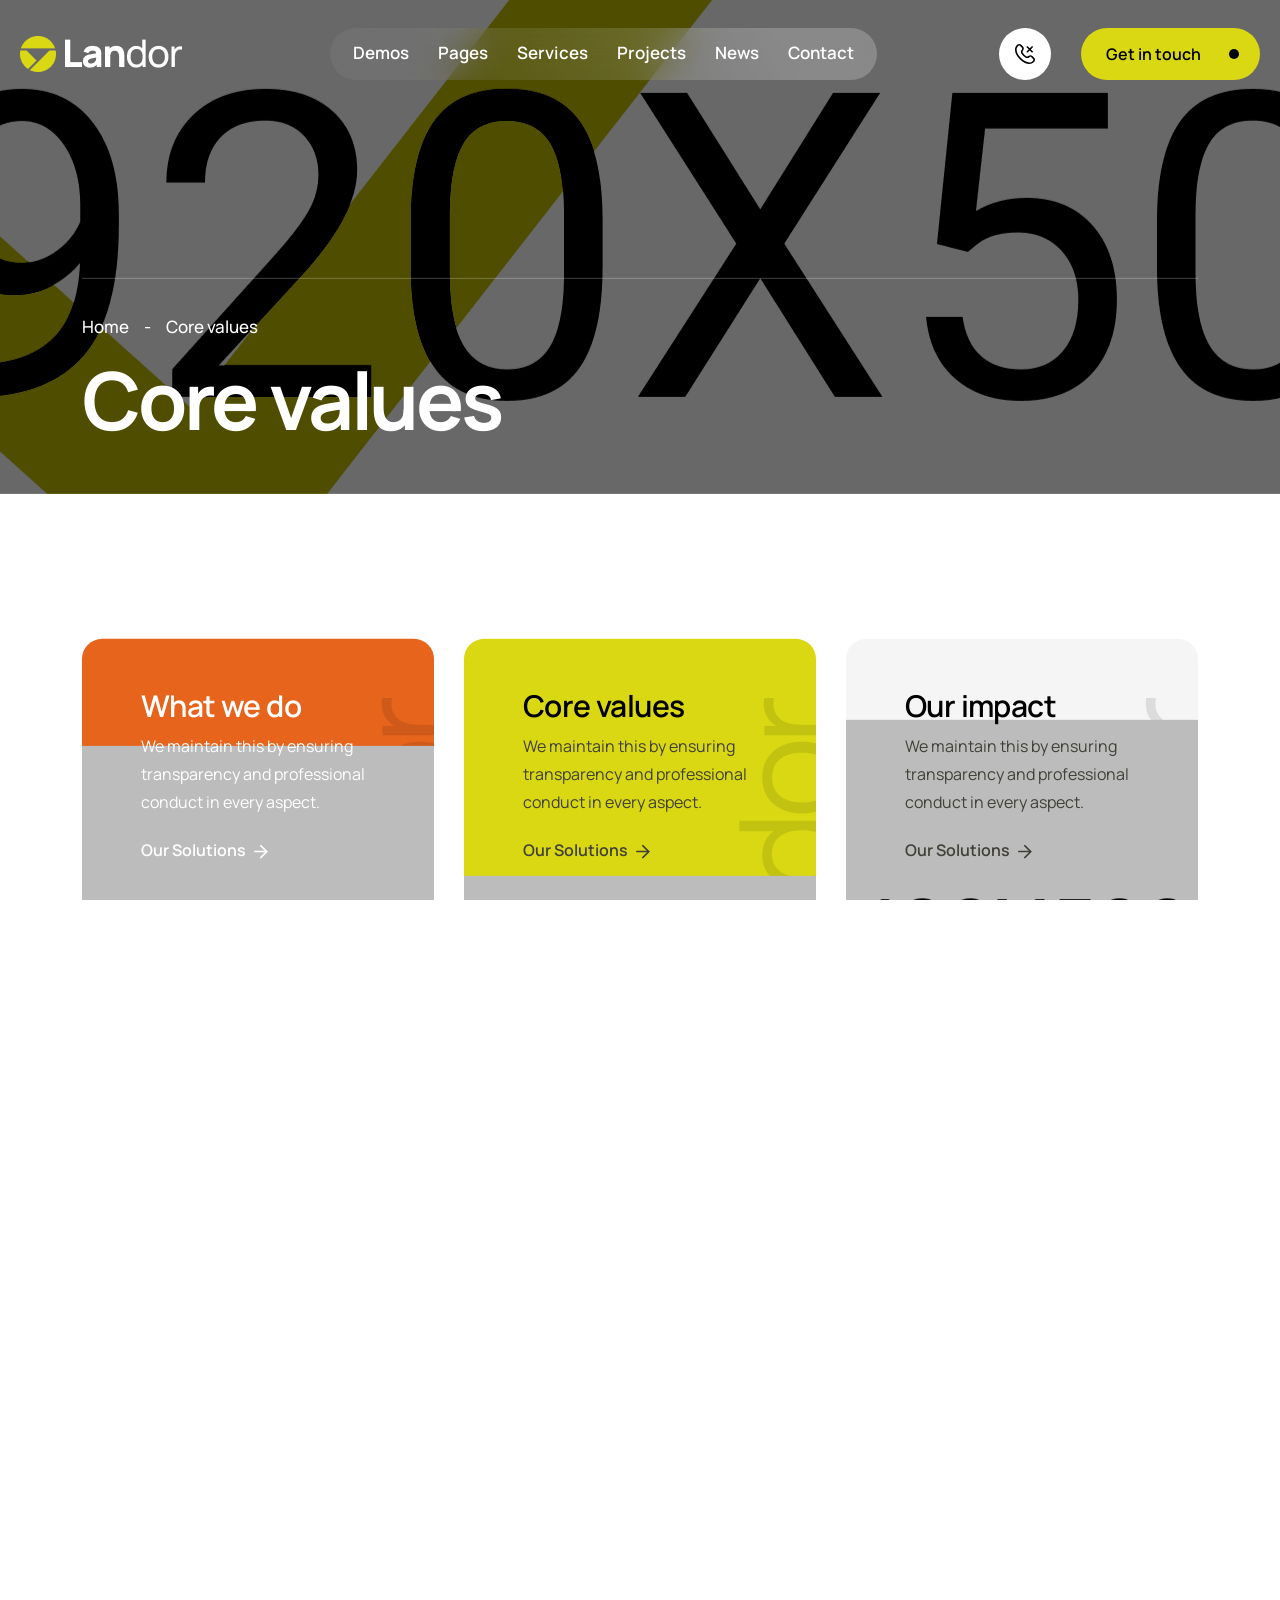
<file: landor/core-values.html>
<!DOCTYPE html>
<html lang="en">
<head>
    <meta charset="UTF-8">
    <meta name="viewport" content="width=device-width, initial-scale=1.0">
    <title>Landor – Modern Real Estate & Property Listing HTML Template</title>
    <link rel="icon" type="image/x-icon" href="assets/img/logo/favicon.png">
    <link rel="stylesheet" href="assets/css/bootstrap.min.css">
    <link rel="stylesheet" href="assets/css/magnific-popup.css">
    <link rel="stylesheet" href="assets/css/swiper-bundle.min.css">
    <link rel="stylesheet" href="assets/css/font-awesome-pro.css">
    <link rel="stylesheet" href="assets/css/spacing.css">
    <link rel="stylesheet" href="assets/css/odometer-min.css">
    <link rel="stylesheet" href="assets/css/main.css">
</head>
<body class="tp-magic-cursor">
    
    <!-- header,start  -->
     <header>
        <div class="tp-header-area tp-header-transparent sticky-black" id="header-sticky">
            <div class="container-wide">
                <div class="tp-header-spacing">
                    <div class="tp-header-wrap">
                        <div class="row gx-0 tp-align-center">
                            <div class="col-xl-3 col-lg-4 col-md-5 col-5">
                                <div class="tp-header-logo">
                                    <a href="index.html"><img data-width="163" src="assets/img/logo/logo-white.png" alt="logo-black"></a>
                                </div>
                            </div>
                            <div class="col-xl-6 col-lg-2 col-md-1 col-2">
                                <div class="tp-header-menu tp-header-menu-white tp-bluer-bg tp-text-center d-none d-xl-inline-block">
                                    <nav class="tp-mobile-menu-active">
                                        <ul>
                                            <li><a href="#">Demos</a>
                                                <ul class="sub-menu">
                                                    <li><a href="index.html"><span>Home 01</span></a></li>
                                                    <li><a href="index-2.html"><span>Home 02</span></a></li>
                                                    <li><a href="index-3.html"><span>Home 03</span></a></li>
                                                    <li><a href="index-4.html"><span>Home 04</span></a></li>
                                                    <li><a href="index-5.html"><span>Home 05</span></a></li>
                                                    <li><a href="index-6.html"><span>Home 06</span></a></li>
                                                    <li><a href="index-7.html"><span>Home 07</span></a></li>
                                                </ul>
                                            </li>
                                            <li><a href="#">Pages</a>
                                                <ul class="sub-menu">
                                                    <li><a href="about.html"><span>About</span></a>
                                                    <li><a href="award.html"><span>Award</span></a>
                                                    <li><a href="faq.html"><span>Faq</span></a>
                                                    <li><a href="career.html"><span>Career</span></a>
                                                    <li><a href="career-details.html"><span>Career Details</span></a>
                                                    <li><a href="core-values.html"><span>Core Values</span></a>
                                                    <li><a href="team.html"><span>Team</span></a>
                                                    <li><a href="team-details.html"><span>Team Details</span></a>
                                                    <li><a href="404.html"><span>Error</span></a>
                                                </ul>
                                            </li>
                                            <li><a href="services-grid.html">Services</a>
                                                <ul class="sub-menu">
                                                    <li><a href="services-grid.html"><span>Services Grid</span></a></li>
                                                    <li><a href="services-tab.html"><span>Services Tab</span></a></li>
                                                    <li><a href="services-grid-icon.html"><span>Services Grid Icon</span></a></li>
                                                    <li><a href="services-details.html"><span>Services Details</span></a></li>
                                                </ul> 
                                            </li>
                                            <li><a href="project-standard.html">Projects</a>
                                                <ul class="sub-menu">
                                                    <li><a href="project-standard.html"><span>Project Standard</span></a></li>
                                                    <li><a href="project-grid.html"><span>Project Grid</span></a></li>
                                                    <li><a href="project-details.html"><span>Project Details</span></a></li>
                                                </ul> 
                                            </li>
                                            <li><a href="blog-standard.html">News</a>
                                                <ul class="sub-menu">
                                                    <li><a href="blog-standard.html"><span>News Standard</span></a></li>
                                                    <li><a href="blog-grid.html"><span>News Grid</span></a></li>
                                                    <li><a href="blog-details.html"><span>News Details</span></a></li>
                                                </ul> 
                                            </li>
                                            <li><a href="contact.html">Contact</a></li>
                                        </ul>
                                    </nav>
                                </div>
                            </div>
                            <div class="col-xl-3 col-lg-6 col-md-6 col-5">
                                <div class="tp-header-cta tp-flex-center tp-justify-end">
                                    <div class="tp-cta-phone tp-header-cta-phone mr-30 d-none d-xl-inline-block">
                                        <a class="tp-flex-center" href="tel:+99926542563">
                                            <span class="tp-cta-phone-icon tp-cta-phone-icon-white mr-10">
                                                <svg width="21" height="20" viewBox="0 0 21 20" fill="none" xmlns="http://www.w3.org/2000/svg">
                                                <path d="M14.2719 19.997C11.5252 19.997 8.13976 18.5871 4.77463 15.222C-0.807382 9.64238 -1.00729 4.00592 1.67685 1.32259L2.19206 0.807377C2.73505 0.289145 3.45681 0 4.20741 0C4.95801 0 5.67976 0.289145 6.22275 0.807377L8.01055 2.59518C8.53824 3.12648 8.83648 3.84357 8.84119 4.59237C8.8459 5.34118 8.55671 6.06196 8.03574 6.59986C7.74724 6.88766 7.56689 7.26621 7.52514 7.67157C7.48339 8.07694 7.5828 8.4843 7.80658 8.82486C8.24476 9.48639 8.74961 10.1013 9.31321 10.6598C9.87764 11.229 10.499 11.7388 11.1677 12.1811C11.5048 12.4084 11.9106 12.5111 12.3154 12.4717C12.7201 12.4322 13.0984 12.253 13.3853 11.9649C13.9229 11.4412 14.6447 11.1495 15.3952 11.1527C16.1458 11.1559 16.865 11.4537 17.3981 11.982L19.1859 13.7698C19.72 14.3047 20.0199 15.0297 20.0199 15.7855C20.0199 16.5414 19.72 17.2663 19.1859 17.8013L18.6707 18.3165C18.0854 18.8741 17.3952 19.3098 16.64 19.5983C15.8849 19.8868 15.0799 20.0223 14.2719 19.997ZM4.20659 1.59807C4.04583 1.59779 3.8866 1.6293 3.73807 1.69081C3.58953 1.75231 3.45463 1.84259 3.34113 1.95645L2.82592 2.47166C0.713063 4.58452 1.09907 9.24825 5.9237 14.0729C10.7483 18.8975 15.4129 19.2851 17.5257 17.1715L18.0409 16.6563C18.27 16.4261 18.3986 16.1147 18.3986 15.79C18.3986 15.4653 18.27 15.1538 18.0409 14.9237L16.2531 13.1359C16.0247 12.9093 15.7165 12.7812 15.3947 12.7792C15.0729 12.7773 14.7632 12.9015 14.532 13.1253C13.9784 13.6709 13.2546 14.0102 12.4812 14.0867C11.7078 14.1631 10.9315 13.9721 10.2819 13.5455C8.76493 12.5361 7.46317 11.236 6.45191 9.72039C6.0247 9.06913 5.83427 8.29084 5.91254 7.51591C5.9908 6.74098 6.33299 6.01648 6.8818 5.46379C7.10369 5.23255 7.22623 4.92362 7.2232 4.60315C7.22016 4.28267 7.09178 3.97613 6.86555 3.74913L5.07774 1.96132C4.96397 1.84591 4.82833 1.75433 4.67875 1.69196C4.52917 1.62959 4.36866 1.59767 4.20659 1.59807Z" fill="currentcolor"/>
                                                <path d="M17.1312 8.53397C16.9157 8.53392 16.7091 8.44827 16.5567 8.29586L11.7979 3.53949C11.7203 3.46453 11.6584 3.37486 11.6158 3.27571C11.5732 3.17657 11.5508 3.06993 11.5498 2.96203C11.5489 2.85413 11.5695 2.74712 11.6103 2.64725C11.6512 2.54738 11.7115 2.45665 11.7878 2.38035C11.8641 2.30405 11.9549 2.24371 12.0547 2.20285C12.1546 2.16199 12.2616 2.14143 12.3695 2.14236C12.4774 2.1433 12.584 2.16572 12.6832 2.20831C12.7823 2.2509 12.872 2.31281 12.947 2.39042L17.7058 7.15248C17.8194 7.26613 17.8968 7.41091 17.9281 7.56853C17.9594 7.72614 17.9433 7.88951 17.8819 8.03798C17.8204 8.18644 17.7162 8.31335 17.5826 8.40264C17.449 8.49194 17.2919 8.53962 17.1312 8.53965V8.53397Z" fill="currentcolor"/>
                                                <path d="M12.373 8.53401C12.2123 8.53398 12.0552 8.4863 11.9216 8.397C11.788 8.30771 11.6839 8.1808 11.6224 8.03234C11.5609 7.88387 11.5448 7.7205 11.5762 7.56289C11.6075 7.40527 11.6849 7.26049 11.7985 7.14684L16.5573 2.39047C16.7106 2.24244 16.9158 2.16053 17.1289 2.16238C17.342 2.16424 17.5458 2.2497 17.6965 2.40037C17.8471 2.55104 17.9326 2.75486 17.9344 2.96793C17.9363 3.181 17.8544 3.38628 17.7064 3.53954L12.9475 8.29916C12.7947 8.45038 12.5881 8.53483 12.373 8.53401Z" fill="currentcolor"/>
                                                </svg>
                                            </span>
                                            <samp class="d-none d-xxl-flex tp-text-white">+999 2654 2563</samp>
                                        </a>
                                    </div>
                                    <div class="tp-header-cta-button d-none d-md-inline-block">
                                        <a href="#" class="tp-btn">
                                            <span class="tp-btn-text">Get in touch</span>
                                            <span class="tp-btn-icon">
                                                <svg width="12" height="12" viewBox="0 0 12 12" fill="none" xmlns="http://www.w3.org/2000/svg">
                                                <path d="M0.75 10.75L10.75 0.75" stroke="currentcolor" stroke-width="1.5" stroke-linecap="round" stroke-linejoin="round"/>
                                                <path d="M0.75 0.75H10.75V10.75" stroke="currentcolor" stroke-width="1.5" stroke-linecap="round" stroke-linejoin="round"/>
                                                </svg>
                                            </span>
                                        </a>
                                    </div>
                                    <div class="tp-header-bar d-xl-none">
                                        <button class="header-sidebar-btn tp-offcanvas-toogle ml-10">
                                            <span></span>
                                            <span></span>
                                        </button>
                                    </div>
                                </div>
                            </div>
                        </div>
                    </div>
                </div>
            </div>
        </div>
     </header>
    <!-- header,end  -->

     <!-- preloader,start  -->
        <div id="loading">
            <div id="loading-center">
                <div id="loading-center-absolute">
                    <div class="object" id="object_four"></div>
                    <div class="object" id="object_three"></div>
                    <div class="object" id="object_two"></div>
                    <div class="object" id="object_one"></div>
                </div>
            </div>
        
        </div>
     <!-- preloader,end  -->
     
 <!-- Begin magic cursor -->
    <div id="magic-cursor" class="cursor-black-bg">
        <div id="ball"></div>
    </div>
 <!-- End magic cursor -->

    <!-- back to top start -->
    <div class="back-to-top-wrapper">
        <button id="back_to_top" type="button" class="back-to-top-btn">
            <svg width="12" height="7" viewBox="0 0 12 7" fill="none" xmlns="http://www.w3.org/2000/svg">
                <path d="M11 6L6 1L1 6" stroke="currentColor" stroke-width="1.5" stroke-linecap="round" stroke-linejoin="round" />
            </svg>
        </button>
    </div>
    <!-- back to top end -->

    <!-- offcanvas-start -->
    <section class="tp-offcanvas">
        <div class="tp-offcanvas-wrapper">
            <div class="tp-offcanvas-header d-flex align-items-center justify-content-between mb-40">
                <div class="tp-offcanvas-logo">
                    <a href="index.html"><img data-width="163" src="assets/img/logo/logo-black.png" alt="logo-ing"></a>
                </div>
                <div class="tp-offcanvas-button">
                    <button class="tp-offcanvas-button-close tp-offcanvas-close-toggle"><i class="fas fa-times"></i>
                    </button>
                </div>
            </div>
            <div class="tp-offcanvas-menu mb-30">
                <nav></nav>
            </div>
            <div class="tp-offcanvas-content mb-30">
                <h3 class="tp-offcanvas-title mb-7">Let’s make Real</h3>
                <p class="m-0">We are a privately owned real estate company dedicated to delivering innovative property solutions across the globe.</p>
            </div>
            <div class="tp-offcanvas-gallery mb-30">
                <a class="popup-image" href="assets/img/project/project-gullary-1.jpg"><img src="assets/img/project/project-gullary-1.jpg" alt=""></a>
                <a class="popup-image" href="assets/img/project/project-gullary-2.jpg"><img src="assets/img/project/project-gullary-2.jpg" alt=""></a>
                <a class="popup-image" href="assets/img/project/project-gullary-3.jpg"><img src="assets/img/project/project-gullary-3.jpg" alt=""></a>
                <a class="popup-image" href="assets/img/project/project-gullary-1.jpg"><img src="assets/img/project/project-gullary-1.jpg" alt=""></a>
            </div>
            <div class="tp-offcanvas-cta mb-30">
               <h3 class="tp-offcanvas-title mb-7">Information</h3>
                <ul>
                    <li><a href="tel:+99926542563">+999 2654 2563</a></li>
                    <li><a href="mailto:landor@info@.com">landor@info@.com</a></li>
                </ul>
            </div>
            <div class="tp-offcanvas-contect-social">
                <ul>
                    <li><a href="#">
                        <svg width="8" height="15" viewBox="0 0 8 15" fill="none" xmlns="http://www.w3.org/2000/svg">
                        <path d="M8 0H5.81818C4.85376 0 3.92883 0.383116 3.24688 1.06507C2.56493 1.74702 2.18182 2.67194 2.18182 3.63636V5.81818H0V8.72727H2.18182V14.5455H5.09091V8.72727H7.27273L8 5.81818H5.09091V3.63636C5.09091 3.44348 5.16753 3.25849 5.30392 3.1221C5.44031 2.98571 5.6253 2.90909 5.81818 2.90909H8V0Z" fill="currentcolor"></path>
                        </svg>
                    </a></li>
                    <li><a href="#">
                        <svg width="15" height="12" viewBox="0 0 15 12" fill="none" xmlns="http://www.w3.org/2000/svg">
                        <path d="M14.7127 0.00672484C14.0723 0.458456 13.3632 0.803959 12.6128 1.02993C12.21 0.566818 11.6748 0.238578 11.0794 0.0896016C10.484 -0.0593751 9.85717 -0.021901 9.28377 0.196956C8.71036 0.415812 8.21801 0.805492 7.87329 1.31329C7.52857 1.82109 7.34812 2.42251 7.35635 3.0362V3.70496C6.18109 3.73544 5.01654 3.47478 3.96642 2.94622C2.91629 2.41765 2.01318 1.63758 1.33752 0.675484C1.33752 0.675484 -1.33752 6.69432 4.68131 9.36935C3.30402 10.3043 1.66331 10.773 0 10.7069C6.01883 14.0507 13.3752 10.7069 13.3752 3.01614C13.3746 2.82986 13.3567 2.64404 13.3217 2.46107C14.0042 1.78796 14.4859 0.938114 14.7127 0.00672484Z" fill="currentcolor"></path>
                        </svg>
                    </a></li>
                    <li><a href="#">
                        <svg width="14" height="14" viewBox="0 0 14 14" fill="none" xmlns="http://www.w3.org/2000/svg">
                        <path d="M9.79961 4.2002C10.9135 4.2002 11.9818 4.64269 12.7695 5.43035C13.5571 6.218 13.9996 7.28629 13.9996 8.4002V13.3002H11.1996V8.4002C11.1996 8.02889 11.0521 7.6728 10.7896 7.41025C10.527 7.1477 10.1709 7.0002 9.79961 7.0002C9.42831 7.0002 9.07221 7.1477 8.80966 7.41025C8.54711 7.6728 8.39961 8.02889 8.39961 8.4002V13.3002H5.59961V8.4002C5.59961 7.28629 6.04211 6.218 6.82976 5.43035C7.61741 4.64269 8.6857 4.2002 9.79961 4.2002Z" fill="currentcolor"></path>
                        <path d="M2.8 4.90039H0V13.3004H2.8V4.90039Z" fill="currentcolor"></path>
                        <path d="M1.4 2.8C2.1732 2.8 2.8 2.1732 2.8 1.4C2.8 0.626801 2.1732 0 1.4 0C0.626801 0 0 0.626801 0 1.4C0 2.1732 0.626801 2.8 1.4 2.8Z" fill="currentcolor"></path>
                        </svg>
                    </a></li>
                    <li><a href="#">
                        <svg width="15" height="10" viewBox="0 0 15 10" fill="none" xmlns="http://www.w3.org/2000/svg">
                        <path d="M13.9331 1.56533C13.8563 1.25835 13.6998 0.977084 13.4794 0.749939C13.2591 0.522795 12.9827 0.357817 12.6782 0.271669C11.5657 5.78312e-08 7.11551 0 7.11551 0C7.11551 0 2.66531 1.92771e-08 1.55276 0.297542C1.24827 0.38369 0.971895 0.548668 0.751564 0.775813C0.531234 1.00296 0.374748 1.28422 0.297912 1.5912C0.094299 2.72028 -0.00529911 3.86566 0.000369757 5.01294C-0.00688814 6.16885 0.0927163 7.32296 0.297912 8.46054C0.38262 8.75799 0.542612 9.02855 0.762429 9.24611C0.982246 9.46366 1.25446 9.62084 1.55276 9.70246C2.66531 10 7.11551 10 7.11551 10C7.11551 10 11.5657 10 12.6782 9.70246C12.9827 9.61631 13.2591 9.45133 13.4794 9.22419C13.6998 8.99704 13.8563 8.71578 13.9331 8.4088C14.1351 7.28822 14.2347 6.15157 14.2306 5.01294C14.2379 3.85702 14.1383 2.70291 13.9331 1.56533Z" fill="currentcolor"></path>
                        <path d="M5.66016 7.12773L9.37943 5.0126L5.66016 2.89746V7.12773Z" fill="white"></path>
                        </svg>
                    </a></li>
                </ul>
            </div>
        </div>
    </section>
    <div class="tp-offcanvas-overlay"></div>
    <!-- offcanvas-start -->

    
    <div id="smooth-wrapper">
        <div id="smooth-content">
    <!-- main,start  -->
     <main>

    <!-- breadcrumb-area,start  -->
     <section class="tp-breadcrumb-area tp-bg tp-overlay p-relative" data-background="assets/img/breadcrumb/breadcrumb-bg-2.jpg">
        <div class="tp-breadcrumb-shape p-absolute">
            <img src="assets/img/breadcrumb/breadcrumb-shape.png" alt="">
        </div>
        <div class="container">
            <div class="tp-breadcrumb pb-50">
                <div class="tp-breadcrumb-menu tp-flex-center mb-15 pt-35">
                    <span><a href="index.html">Home</a></span>
                    <span class="tp-breadcrumb-dvdr">-</span>
                    <span>Core values</span>
                </div>
                <h1 class="tp-breadcrumb-title tp-text-white margin-0">Core values</h1>
            </div>
        </div>
     </section>
    <!-- breadcrumb-area,end  -->


    <!-- services-area,start  -->
     <section class="tp-services-area tp-services-spacing fix">
        <div class="container">
            <div class="row tpservices__main">
                <div class="col-lg-4 col-md-6 tp_fade_anim" data-delay=".2" data-duration=".9">
                    <div class="tpservices br-20 tp-bg-orange p-relative fix ">
                        <div class="tpservices__content z-index-1">
                            <h2 class="tpservices__title mb-10 tp-text-white">What we do</h2>
                            <p class="mb-20 tp-text-white">We maintain this by ensuring
                            transparency and professional conduct
                            in every aspect.</p>
                            <a class="tpservices__btn" href="services-details.html">
                                <span class="mr-5">Our Solutions</span>
                                <svg width="14" height="14" viewBox="0 0 14 14" fill="none" xmlns="http://www.w3.org/2000/svg">
                                <path d="M0.75 6.75H12.75" stroke="currentcolor" stroke-width="1.5" stroke-linecap="round" stroke-linejoin="round"/>
                                <path d="M6.75 0.75L12.75 6.75L6.75 12.75" stroke="currentcolor" stroke-width="1.5" stroke-linecap="round" stroke-linejoin="round"/>
                                </svg>
                            </a>
                        </div>
                        <div class="tpservices__back-text">landor</div>
                        <div class="tpservices__img p-absolute">
                            <img src="assets/img/services/services-img-5.png" alt="">
                        </div>
                    </div>
                </div>
                <div class="col-lg-4 col-md-6 tp_fade_anim" data-delay=".3" data-duration=".9">
                    <div class="tpservices br-20 tp-bg-secoundery p-relative fix ">
                        <div class="tpservices__content z-index-1">
                            <h3 class="tpservices__title mb-10">Core values</h3>
                            <p class="mb-20">We maintain this by ensuring
                            transparency and professional conduct
                            in every aspect.</p>
                            <a class="tpservices__btn" href="services-details.html">
                                <span class="mr-5">Our Solutions</span>
                                <svg width="14" height="14" viewBox="0 0 14 14" fill="none" xmlns="http://www.w3.org/2000/svg">
                                <path d="M0.75 6.75H12.75" stroke="currentcolor" stroke-width="1.5" stroke-linecap="round" stroke-linejoin="round"/>
                                <path d="M6.75 0.75L12.75 6.75L6.75 12.75" stroke="currentcolor" stroke-width="1.5" stroke-linecap="round" stroke-linejoin="round"/>
                                </svg>
                            </a>
                        </div>
                        <div class="tpservices__back-text">landor</div>
                        <div class="tpservices__img p-absolute">
                            <img src="assets/img/services/services-img-6.png" alt="">
                        </div>
                    </div>
                </div>
                <div class="col-lg-4 col-md-6 tp_fade_anim" data-delay=".4" data-duration=".9">
                    <div class="tpservices br-20 tp-bg-gray p-relative fix ">
                        <div class="tpservices__content z-index-1">
                            <h3 class="tpservices__title mb-10">Our impact</h3>
                            <p class="mb-20">We maintain this by ensuring
                            transparency and professional conduct
                            in every aspect.</p>
                            <a class="tpservices__btn" href="services-details.html">
                                <span class="mr-5">Our Solutions</span>
                                <svg width="14" height="14" viewBox="0 0 14 14" fill="none" xmlns="http://www.w3.org/2000/svg">
                                <path d="M0.75 6.75H12.75" stroke="currentcolor" stroke-width="1.5" stroke-linecap="round" stroke-linejoin="round"/>
                                <path d="M6.75 0.75L12.75 6.75L6.75 12.75" stroke="currentcolor" stroke-width="1.5" stroke-linecap="round" stroke-linejoin="round"/>
                                </svg>
                            </a>
                        </div>
                        <div class="tpservices__back-text">landor</div>
                        <div class="tpservices__img p-absolute">
                            <img src="assets/img/services/services-img-7.png" alt="">
                        </div>
                    </div>
                </div>
            </div>
        </div>
     </section>
    <!-- services-area,end  -->

    <!-- funfact-area,start  -->
     <section class="tp-funfact-area tp-bg default-margin br-20 jarallax fix" data-background="assets/img/fact/fact-bg-2.jpg">
        <div class="container">
            <div class="tp-funfact-main tp-funfact-main-2">
                <div class="row w-100 gx-20">
                    <div class="col-lg-4 col-md-6">
                        <div class="tpfunfect">
                            <h3 class="tpfunfect__num tp-text-white lh-1"><span class="odometer" data-count="85"></span><span class="tpfunfect__num-div">+</span></h3>
                            <p class="margin-0 fw-500 tp-text-white tp-text-end">Offices worldwide</p>
                        </div>
                    </div>
                    <div class="col-lg-4 col-md-6">
                        <div class="tpfunfect">
                            <h3 class="tpfunfect__num tp-text-white lh-1"><span class="odometer" data-count="1490"></span><span class="tpfunfect__num-div">+</span></h3>
                            <p class="margin-0 fw-500 tp-text-white tp-text-end">Employees</p>
                        </div>
                    </div>
                    <div class="col-lg-4">
                        <div class="tpfunfect">
                            <h3 class="tpfunfect__num tp-text-white lh-1"><span class="odometer" data-count="320"></span><span class="tpfunfect__num-div">+</span></h3>
                            <p class="margin-0 fw-500 tp-text-white tp-text-end">Projects completed</p>
                        </div>
                    </div>
                </div>
            </div>
        </div>
     </section>
    <!-- funfact-area,end  -->


     <!-- value-area,start  -->
      <section class="tp-value-area tp-value-spacing-2 tp-bg-gray">
        <div class="container">
            <div class="row">
                <div class="col-lg-4 col-md-6">
                    <div class="tpvalue tp-text-center br-20 mb-30 tp_fade_anim" data-delay=".2">
                        <h4 class="tpvalue__title mb-50">
                            <a href="services-grid.html">Exceptional material
                            standards</a>
                        </h4>
                        <div class="tpvalue__icon mb-60">
                            <img src="assets/img/value/value-icon-1.png" alt="">
                        </div>
                        <p class="margin-0">We use only premium, tested materials to
                        guarantee lasting strength</p>
                    </div>
                </div>
                <div class="col-lg-4 col-md-6">
                    <div class="tpvalue tp-text-center br-20 mb-30 tp_fade_anim" data-delay=".3">
                        <h4 class="tpvalue__title mb-50">
                            <a href="services-grid.html">Community crafted for
                            better living</a>
                        </h4>
                        <div class="tpvalue__icon mb-60">
                            <img src="assets/img/value/value-icon-2.png" alt="">
                        </div>
                        <p class="margin-0">A thoughtfully crafted community for
                        better everyday living.</p>
                    </div>
                </div>
                <div class="col-lg-4 col-md-6">
                    <div class="tpvalue tp-text-center br-20 mb-30 tp_fade_anim" data-delay=".4">
                        <h4 class="tpvalue__title mb-50">
                            <a href="services-grid.html">Sustainable and quality
                            environment</a>
                        </h4>
                        <div class="tpvalue__icon mb-60">
                            <img src="assets/img/value/value-icon-3.png" alt="">
                        </div>
                        <p class="margin-0">We believe in creating spaces that not only
                        look beautiful but also respect</p>
                    </div>
                </div>
                <div class="col-lg-4 col-md-6">
                    <div class="tpvalue tp-text-center br-20 mb-30 tp_fade_anim" data-delay=".3">
                        <h4 class="tpvalue__title mb-50">
                            <a href="services-grid.html">Upholding integrity, fairness
                            and respect</a>
                        </h4>
                        <div class="tpvalue__icon mb-60">
                            <img src="assets/img/value/value-icon-4.png" alt="">
                        </div>
                        <p class="margin-0">Their expert strategies helped scale faster
                        than we imagined. Our revenue grew</p>
                    </div>
                </div>
                <div class="col-lg-4 col-md-6">
                    <div class="tpvalue tp-text-center br-20 mb-30 tp_fade_anim" data-delay=".4">
                        <h4 class="tpvalue__title mb-50">
                            <a href="services-grid.html">Claim your free consultation
                            get now</a>
                        </h4>
                        <div class="tpvalue__icon mb-60">
                            <img src="assets/img/value/value-icon-5.png" alt="">
                        </div>
                        <p class="margin-0">Their expert strategies helped scale faster
                        than we imagined. Our revenue grew</p>
                    </div>
                </div>
                <div class="col-lg-4 col-md-6">
                    <div class="tpvalue tp-text-center br-20 mb-30 tp_fade_anim" data-delay=".5">
                        <h4 class="tpvalue__title mb-50">
                            <a href="services-grid.html">Empowering through real
                            partnership</a>
                        </h4>
                        <div class="tpvalue__icon mb-60">
                            <img src="assets/img/value/value-icon-6.png" alt="">
                        </div>
                        <p class="margin-0">Their expert strategies helped scale faster
                        than we imagined. Our revenue grew</p>
                    </div>
                </div>
            </div>
        </div>
      </section>
     <!-- value-area,end  -->

    <!-- video-area,start  -->
     <section class="tp-video-area tp-video-spacing char-animate-wrap pt-150 pb-150 fix" id="lp-scene">
        <div class="container p-relative">
            <div class="row">
                <div class="col-xl-3 col-lg-4">
                    <div class="tp-video-heading">
                        <h2 class="tp-section-title tp-video-title margin-0 char-animate">Landor<span> tour</span></h2>
                    </div>
                </div>
                <div class="col-xl-8 offset-xl-1 col-lg-8">
                    <div class="tp-video tp-video-play-spacing tp_fade_anim" data-delay=".3" data-ease="bounce">
                        <a href="https://www.youtube.com/watch?v=ZXvQzO6C-qc" class="tp-video-play popup-video pulse-animation-3">
                            <svg width="15" height="18" viewBox="0 0 15 18" fill="none" xmlns="http://www.w3.org/2000/svg">
                            <path d="M0.75 16.0215L0.75 1.29883L13.501 8.66016L0.75 16.0215Z" stroke="currentcolor" stroke-width="1.5"/>
                            </svg>
                            Play
                        </a>
                    </div>
                </div>
            </div>
            <div class="tp-video-shape d-none d-md-block">
                <div class="tp-video-shape-1 br-10 p-absolute lp-card" data-lp-speed="1" data-lp-max-x="20" data-lp-max-y="20">
                    <img src="assets/img/video/video-shape-1.jpg" alt="">
                </div>
                <div class="tp-video-shape-2 br-10 d-none d-xl-block p-absolute lp-card" data-lp-speed="1" data-lp-max-x="5" data-lp-max-y="25">
                        <img src="assets/img/video/video-shape-2.jpg" alt="">
                </div>
                <div class="tp-video-shape-3 br-10 d-none d-lg-block p-absolute lp-card" data-lp-speed="1" data-lp-max-x="25" data-lp-max-y="10">
                    <img src="assets/img/video/video-shape-3.jpg" alt="">
                </div>
                <div class="tp-video-shape-4 br-10 p-absolute lp-card" data-lp-speed="1" data-lp-max-x="15" data-lp-max-y="15">
                   <img src="assets/img/video/video-shape-4.jpg" alt="">
                </div>
                 <div class="tp-video-shape-5 br-10 p-absolute lp-card" data-lp-speed="1" data-lp-max-x="20" data-lp-max-y="20">
                   <img src="assets/img/video/video-shape-5.jpg" alt="">
                </div>   
            </div>
        </div>
     </section>
    <!-- video-area,end  -->    

     </main>
    <!-- main,end  -->

    <!-- footer,start  -->
     <footer>
        <div class="tp-footer-area tp-bg-overlay-2 tp-linear-bg-4 tp-footer-spacing tp-footer-spacing-2 tp-footer-margin br-20 tp-bg fix" data-background="assets/img/footer/footer-bg-2.jpg">
            <div class="container z-index-2">
                <div class="tp-footer-wrap pb-65">
                    <div class="row">
                        <div class="col-lg-5 col-md-7 col-sm-8">
                            <div class="tp-footer-widgets mb-30 tp_fade_anim" data-delay=".1">
                                <div class="tp-footer-info">
                                    <div class="tp-footer-content mb-45">
                                        <h3 class="tp-footer-info-title mb-20 tp-text-white">Ha ve questions?</h3>
                                        <p class="tp-footer-info-deg white-rgba">Email us <a href="mailto:demo.landor@gmail.com">on demo.landor@gmail.com</a> <br>
                                            or submit <a href="contact.html">an contact</a> form.</p>
                                    </div>
                                    <div class="tp-footer-social tp-footer-social-white">
                                        <ul>
                                            <li><a href="#">
                                                <svg width="8" height="15" viewBox="0 0 8 15" fill="none" xmlns="http://www.w3.org/2000/svg">
                                                <path d="M8 0H5.81818C4.85376 0 3.92883 0.383116 3.24688 1.06507C2.56493 1.74702 2.18182 2.67194 2.18182 3.63636V5.81818H0V8.72727H2.18182V14.5455H5.09091V8.72727H7.27273L8 5.81818H5.09091V3.63636C5.09091 3.44348 5.16753 3.25849 5.30392 3.1221C5.44031 2.98571 5.6253 2.90909 5.81818 2.90909H8V0Z" fill="currentcolor"/>
                                                </svg>
                                            </a></li>
                                            <li><a href="#">
                                                <svg xmlns="http://www.w3.org/2000/svg" width="16" height="16" viewBox="0 0 16 16" fill="none">
                                                    <path d="M9.52217 6.77491L15.4785 0H14.0671L8.89516 5.88256L4.76437 0H0L6.24656 8.89547L0 16H1.41155L6.87321 9.78782L11.2356 16H16L9.52183 6.77491H9.52217ZM7.58887 8.97384L6.95596 8.08805L1.92015 1.03974H4.0882L8.15216 6.72795L8.78507 7.61374L14.0677 15.0075H11.8997L7.58887 8.97418V8.97384Z" fill="currentcolor"></path>
                                                </svg>
                                            </a></li>
                                            <li><a href="#">
                                                <svg width="14" height="14" viewBox="0 0 14 14" fill="none" xmlns="http://www.w3.org/2000/svg">
                                                <path d="M9.79961 4.2002C10.9135 4.2002 11.9818 4.64269 12.7695 5.43035C13.5571 6.218 13.9996 7.28629 13.9996 8.4002V13.3002H11.1996V8.4002C11.1996 8.02889 11.0521 7.6728 10.7896 7.41025C10.527 7.1477 10.1709 7.0002 9.79961 7.0002C9.42831 7.0002 9.07221 7.1477 8.80966 7.41025C8.54711 7.6728 8.39961 8.02889 8.39961 8.4002V13.3002H5.59961V8.4002C5.59961 7.28629 6.04211 6.218 6.82976 5.43035C7.61741 4.64269 8.6857 4.2002 9.79961 4.2002Z" fill="currentcolor"/>
                                                <path d="M2.8 4.90039H0V13.3004H2.8V4.90039Z" fill="currentcolor"/>
                                                <path d="M1.4 2.8C2.1732 2.8 2.8 2.1732 2.8 1.4C2.8 0.626801 2.1732 0 1.4 0C0.626801 0 0 0.626801 0 1.4C0 2.1732 0.626801 2.8 1.4 2.8Z" fill="currentcolor"/>
                                                </svg>
                                            </a></li>
                                            <li><a href="#">
                                              <i class="fab fa-youtube"></i>
                                            </a></li>
                                        </ul>
                                    </div>
                                </div>
                            </div>
                        </div>
                        <div class="col-lg-2 col-md-5 col-sm-4">
                            <div class="tp-footer-widgets tp-footer-widgets-white mb-30 tp_fade_anim" data-delay=".2">
                                <h4 class="tp-footer-widgets-title white-rgba mb-25">Company</h4>
                                <ul>
                                    <li><a href="#">About us</a></li>
                                    <li><a href="#">Our team</a></li>
                                    <li><a href="#">Solutions</a></li>
                                    <li><a href="#">Why choose us</a></li>
                                    <li><a href="#">Partners</a></li>
                                    <li><a href="#">Core values</a></li>
                                </ul>
                            </div>
                        </div>
                        <div class="col-lg-3 col-md-7 col-sm-8">
                            <div class="tp-footer-widgets tp-footer-widgets-white tp_fade_anim" data-delay=".3">
                                <h4 class="tp-footer-widgets-title white-rgba mb-25">SERVICES</h4>
                                <ul>
                                    <li><a href="#">Real estate development</a></li>
                                    <li><a href="#">Sales and marketin</a></li>
                                    <li><a href="#">Architecture and design</a></li>
                                    <li><a href="#">Construction management</a></li>
                                    <li><a href="#">Investment & capital</a></li>
                                    <li><a href="#">Project management</a></li>
                                </ul>
                            </div>
                        </div>
                        <div class="col-lg-2 col-md-5 col-sm-4">
                            <div class="tp-footer-widgets tp-footer-widgets-white tp_fade_anim" data-delay=".4">
                                <h4 class="tp-footer-widgets-title white-rgba mb-25">PAGES</h4>
                                <ul>
                                    <li><a href="#">Testimonials</a></li>
                                    <li><a href="#">FAQs</a></li>
                                    <li><a href="#">Blog</a></li>
                                    <li><a href="#">Careers</a></li>
                                    <li><a href="#">Contact us</a></li>
                                </ul>
                            </div>
                        </div>
                    </div>
                </div>
                <div class="footer-copyright">
                    <div class="row tp-justify-center">
                        <div class="col-xl-5 col-lg-4 col-md-4">
                            <div class="tp-footer-logo text-center">
                                <a href="index.html"><img data-width="365" src="assets/img/logo/logo-white-larg.png" alt=""></a>
                            </div>
                        </div>
                    </div>
                </div>
            </div>
        </div>
     </footer>
    <!-- footer,end  -->
        </div>
    </div>

    <!-- script,start -->
    <script src="assets/js/jquery-3.7.1.min.js"></script>
    <script src="assets/js/vandor/waypoints.js"></script>
    <script src="assets/js/ajex-form.js"></script>
    <script src="assets/js/bootstrap.bundle.min.js"></script>
    <script src="assets/js/isotope.pkgd.min.js"></script>
    <script src="assets/js/jquery.magnific-popup.min.js"></script>
    <script src="assets/js/swiper-bundle.min.js"></script>
    <script src="assets/js/nice-select.js"></script>
    <script src="assets/js/gsap.min.js"></script>
    <script src="assets/js/scrol-smooth.js"></script>
    <script src="assets/js/ScrollToPlugin.min.js"></script>
    <script src="assets/js/ScrollTrigger.min.js"></script>
    <script src="assets/js/splitText.min.js"></script>
    <script src="assets/js/Vanilla-marquee.min.js"></script>
    <script src="assets/js/odometer.min.js"></script>
    <script src="assets/js/paralax.js"></script>
    <script src="assets/js/jaralax.min.js"></script>
    <script src="assets/js/cursor.js"></script>
    <script src="assets/js/main.js"></script>
    <!-- script,end -->
</body>
</html>
</file>
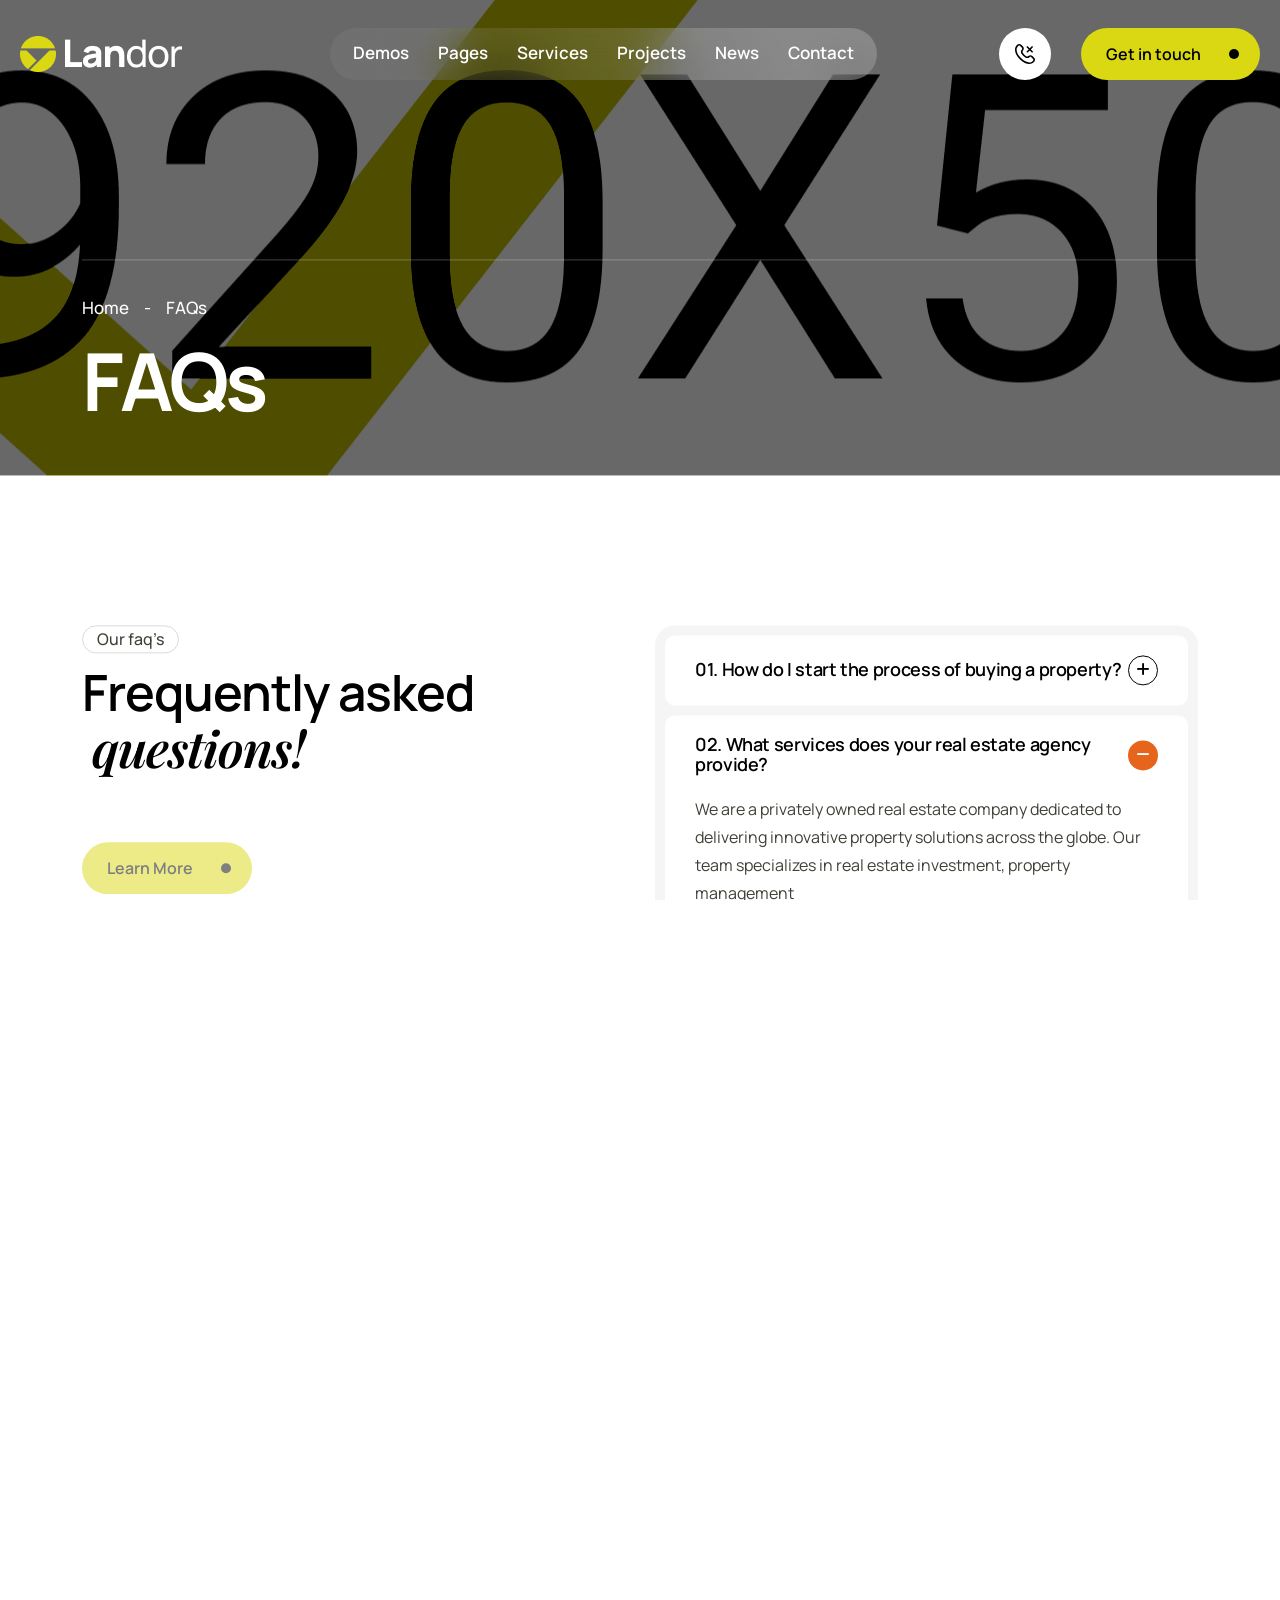
<file: landor/faq.html>
<!DOCTYPE html>
<html lang="en">
<head>
    <meta charset="UTF-8">
    <meta name="viewport" content="width=device-width, initial-scale=1.0">
    <title>Landor – Modern Real Estate & Property Listing HTML Template</title>
    <link rel="icon" type="image/x-icon" href="assets/img/logo/favicon.png">
    <link rel="stylesheet" href="assets/css/bootstrap.min.css">
    <link rel="stylesheet" href="assets/css/magnific-popup.css">
    <link rel="stylesheet" href="assets/css/swiper-bundle.min.css">
    <link rel="stylesheet" href="assets/css/font-awesome-pro.css">
    <link rel="stylesheet" href="assets/css/spacing.css">
    <link rel="stylesheet" href="assets/css/main.css">
</head>
<body class="tp-magic-cursor">
    
    <!-- header,start  -->
     <header>
        <div class="tp-header-area tp-header-transparent sticky-black" id="header-sticky">
            <div class="container-wide">
                <div class="tp-header-spacing">
                    <div class="tp-header-wrap">
                        <div class="row gx-0 tp-align-center">
                            <div class="col-xl-3 col-lg-4 col-md-5 col-5">
                                <div class="tp-header-logo">
                                    <a href="index.html"><img data-width="163" src="assets/img/logo/logo-white.png" alt="logo-black"></a>
                                </div>
                            </div>
                            <div class="col-xl-6 col-lg-2 col-md-1 col-2">
                                <div class="tp-header-menu tp-header-menu-white tp-bluer-bg tp-text-center d-none d-xl-inline-block">
                                    <nav class="tp-mobile-menu-active">
                                        <ul>
                                            <li><a href="#">Demos</a>
                                                <ul class="sub-menu">
                                                    <li><a href="index.html"><span>Home 01</span></a></li>
                                                    <li><a href="index-2.html"><span>Home 02</span></a></li>
                                                    <li><a href="index-3.html"><span>Home 03</span></a></li>
                                                    <li><a href="index-4.html"><span>Home 04</span></a></li>
                                                    <li><a href="index-5.html"><span>Home 05</span></a></li>
                                                    <li><a href="index-6.html"><span>Home 06</span></a></li>
                                                    <li><a href="index-7.html"><span>Home 07</span></a></li>
                                                </ul>
                                            </li>
                                            <li><a href="#">Pages</a>
                                                <ul class="sub-menu">
                                                    <li><a href="about.html"><span>About</span></a>
                                                    <li><a href="award.html"><span>Award</span></a>
                                                    <li><a href="faq.html"><span>Faq</span></a>
                                                    <li><a href="career.html"><span>Career</span></a>
                                                    <li><a href="career-details.html"><span>Career Details</span></a>
                                                    <li><a href="core-values.html"><span>Core Values</span></a>
                                                    <li><a href="team.html"><span>Team</span></a>
                                                    <li><a href="team-details.html"><span>Team Details</span></a>
                                                    <li><a href="404.html"><span>Error</span></a>
                                                </ul>
                                            </li>
                                            <li><a href="services-grid.html">Services</a>
                                                <ul class="sub-menu">
                                                    <li><a href="services-grid.html"><span>Services Grid</span></a></li>
                                                    <li><a href="services-tab.html"><span>Services Tab</span></a></li>
                                                    <li><a href="services-grid-icon.html"><span>Services Grid Icon</span></a></li>
                                                    <li><a href="services-details.html"><span>Services Details</span></a></li>
                                                </ul> 
                                            </li>
                                            <li><a href="project-standard.html">Projects</a>
                                                <ul class="sub-menu">
                                                    <li><a href="project-standard.html"><span>Project Standard</span></a></li>
                                                    <li><a href="project-grid.html"><span>Project Grid</span></a></li>
                                                    <li><a href="project-details.html"><span>Project Details</span></a></li>
                                                </ul> 
                                            </li>
                                            <li><a href="blog-standard.html">News</a>
                                                <ul class="sub-menu">
                                                    <li><a href="blog-standard.html"><span>News Standard</span></a></li>
                                                    <li><a href="blog-grid.html"><span>News Grid</span></a></li>
                                                    <li><a href="blog-details.html"><span>News Details</span></a></li>
                                                </ul> 
                                            </li>
                                            <li><a href="contact.html">Contact</a></li>
                                        </ul>
                                    </nav>
                                </div>
                            </div>
                            <div class="col-xl-3 col-lg-6 col-md-6 col-5">
                                <div class="tp-header-cta tp-flex-center tp-justify-end">
                                    <div class="tp-cta-phone tp-header-cta-phone mr-30 d-none d-xl-inline-block">
                                        <a class="tp-flex-center" href="tel:+99926542563">
                                            <span class="tp-cta-phone-icon tp-cta-phone-icon-white mr-10">
                                                <svg width="21" height="20" viewBox="0 0 21 20" fill="none" xmlns="http://www.w3.org/2000/svg">
                                                <path d="M14.2719 19.997C11.5252 19.997 8.13976 18.5871 4.77463 15.222C-0.807382 9.64238 -1.00729 4.00592 1.67685 1.32259L2.19206 0.807377C2.73505 0.289145 3.45681 0 4.20741 0C4.95801 0 5.67976 0.289145 6.22275 0.807377L8.01055 2.59518C8.53824 3.12648 8.83648 3.84357 8.84119 4.59237C8.8459 5.34118 8.55671 6.06196 8.03574 6.59986C7.74724 6.88766 7.56689 7.26621 7.52514 7.67157C7.48339 8.07694 7.5828 8.4843 7.80658 8.82486C8.24476 9.48639 8.74961 10.1013 9.31321 10.6598C9.87764 11.229 10.499 11.7388 11.1677 12.1811C11.5048 12.4084 11.9106 12.5111 12.3154 12.4717C12.7201 12.4322 13.0984 12.253 13.3853 11.9649C13.9229 11.4412 14.6447 11.1495 15.3952 11.1527C16.1458 11.1559 16.865 11.4537 17.3981 11.982L19.1859 13.7698C19.72 14.3047 20.0199 15.0297 20.0199 15.7855C20.0199 16.5414 19.72 17.2663 19.1859 17.8013L18.6707 18.3165C18.0854 18.8741 17.3952 19.3098 16.64 19.5983C15.8849 19.8868 15.0799 20.0223 14.2719 19.997ZM4.20659 1.59807C4.04583 1.59779 3.8866 1.6293 3.73807 1.69081C3.58953 1.75231 3.45463 1.84259 3.34113 1.95645L2.82592 2.47166C0.713063 4.58452 1.09907 9.24825 5.9237 14.0729C10.7483 18.8975 15.4129 19.2851 17.5257 17.1715L18.0409 16.6563C18.27 16.4261 18.3986 16.1147 18.3986 15.79C18.3986 15.4653 18.27 15.1538 18.0409 14.9237L16.2531 13.1359C16.0247 12.9093 15.7165 12.7812 15.3947 12.7792C15.0729 12.7773 14.7632 12.9015 14.532 13.1253C13.9784 13.6709 13.2546 14.0102 12.4812 14.0867C11.7078 14.1631 10.9315 13.9721 10.2819 13.5455C8.76493 12.5361 7.46317 11.236 6.45191 9.72039C6.0247 9.06913 5.83427 8.29084 5.91254 7.51591C5.9908 6.74098 6.33299 6.01648 6.8818 5.46379C7.10369 5.23255 7.22623 4.92362 7.2232 4.60315C7.22016 4.28267 7.09178 3.97613 6.86555 3.74913L5.07774 1.96132C4.96397 1.84591 4.82833 1.75433 4.67875 1.69196C4.52917 1.62959 4.36866 1.59767 4.20659 1.59807Z" fill="currentcolor"/>
                                                <path d="M17.1312 8.53397C16.9157 8.53392 16.7091 8.44827 16.5567 8.29586L11.7979 3.53949C11.7203 3.46453 11.6584 3.37486 11.6158 3.27571C11.5732 3.17657 11.5508 3.06993 11.5498 2.96203C11.5489 2.85413 11.5695 2.74712 11.6103 2.64725C11.6512 2.54738 11.7115 2.45665 11.7878 2.38035C11.8641 2.30405 11.9549 2.24371 12.0547 2.20285C12.1546 2.16199 12.2616 2.14143 12.3695 2.14236C12.4774 2.1433 12.584 2.16572 12.6832 2.20831C12.7823 2.2509 12.872 2.31281 12.947 2.39042L17.7058 7.15248C17.8194 7.26613 17.8968 7.41091 17.9281 7.56853C17.9594 7.72614 17.9433 7.88951 17.8819 8.03798C17.8204 8.18644 17.7162 8.31335 17.5826 8.40264C17.449 8.49194 17.2919 8.53962 17.1312 8.53965V8.53397Z" fill="currentcolor"/>
                                                <path d="M12.373 8.53401C12.2123 8.53398 12.0552 8.4863 11.9216 8.397C11.788 8.30771 11.6839 8.1808 11.6224 8.03234C11.5609 7.88387 11.5448 7.7205 11.5762 7.56289C11.6075 7.40527 11.6849 7.26049 11.7985 7.14684L16.5573 2.39047C16.7106 2.24244 16.9158 2.16053 17.1289 2.16238C17.342 2.16424 17.5458 2.2497 17.6965 2.40037C17.8471 2.55104 17.9326 2.75486 17.9344 2.96793C17.9363 3.181 17.8544 3.38628 17.7064 3.53954L12.9475 8.29916C12.7947 8.45038 12.5881 8.53483 12.373 8.53401Z" fill="currentcolor"/>
                                                </svg>
                                            </span>
                                            <samp class="d-none d-xxl-flex tp-text-white">+999 2654 2563</samp>
                                        </a>
                                    </div>
                                    <div class="tp-header-cta-button d-none d-md-inline-block">
                                        <a href="#" class="tp-btn">
                                            <span class="tp-btn-text">Get in touch</span>
                                            <span class="tp-btn-icon">
                                                <svg width="12" height="12" viewBox="0 0 12 12" fill="none" xmlns="http://www.w3.org/2000/svg">
                                                <path d="M0.75 10.75L10.75 0.75" stroke="currentcolor" stroke-width="1.5" stroke-linecap="round" stroke-linejoin="round"/>
                                                <path d="M0.75 0.75H10.75V10.75" stroke="currentcolor" stroke-width="1.5" stroke-linecap="round" stroke-linejoin="round"/>
                                                </svg>
                                            </span>
                                        </a>
                                    </div>
                                    <div class="tp-header-bar d-xl-none">
                                        <button class="header-sidebar-btn tp-offcanvas-toogle ml-10">
                                            <span></span>
                                            <span></span>
                                        </button>
                                    </div>
                                </div>
                            </div>
                        </div>
                    </div>
                </div>
            </div>
        </div>
     </header>
    <!-- header,end  -->

 <!-- Begin magic cursor -->
    <div id="magic-cursor" class="cursor-black-bg">
        <div id="ball"></div>
    </div>
 <!-- End magic cursor -->

    <!-- back to top start -->
    <div class="back-to-top-wrapper">
        <button id="back_to_top" type="button" class="back-to-top-btn">
            <svg width="12" height="7" viewBox="0 0 12 7" fill="none" xmlns="http://www.w3.org/2000/svg">
                <path d="M11 6L6 1L1 6" stroke="currentColor" stroke-width="1.5" stroke-linecap="round" stroke-linejoin="round" />
            </svg>
        </button>
    </div>
    <!-- back to top end -->

    <!-- offcanvas-start -->
    <section class="tp-offcanvas">
        <div class="tp-offcanvas-wrapper">
            <div class="tp-offcanvas-header d-flex align-items-center justify-content-between mb-40">
                <div class="tp-offcanvas-logo">
                    <a href="index.html"><img data-width="163" src="assets/img/logo/logo-black.png" alt="logo-ing"></a>
                </div>
                <div class="tp-offcanvas-button">
                    <button class="tp-offcanvas-button-close tp-offcanvas-close-toggle"><i class="fas fa-times"></i>
                    </button>
                </div>
            </div>
            <div class="tp-offcanvas-menu mb-30">
                <nav></nav>
            </div>
            <div class="tp-offcanvas-content mb-30">
                <h3 class="tp-offcanvas-title mb-7">Let’s make Real</h3>
                <p class="m-0">We are a privately owned real estate company dedicated to delivering innovative property solutions across the globe.</p>
            </div>
            <div class="tp-offcanvas-gallery mb-30">
                <a class="popup-image" href="assets/img/project/project-gullary-1.jpg"><img src="assets/img/project/project-gullary-1.jpg" alt=""></a>
                <a class="popup-image" href="assets/img/project/project-gullary-2.jpg"><img src="assets/img/project/project-gullary-2.jpg" alt=""></a>
                <a class="popup-image" href="assets/img/project/project-gullary-3.jpg"><img src="assets/img/project/project-gullary-3.jpg" alt=""></a>
                <a class="popup-image" href="assets/img/project/project-gullary-1.jpg"><img src="assets/img/project/project-gullary-1.jpg" alt=""></a>
            </div>
            <div class="tp-offcanvas-cta mb-30">
               <h3 class="tp-offcanvas-title mb-7">Information</h3>
                <ul>
                    <li><a href="tel:+99926542563">+999 2654 2563</a></li>
                    <li><a href="mailto:landor@info@.com">landor@info@.com</a></li>
                </ul>
            </div>
            <div class="tp-offcanvas-contect-social">
                <ul>
                    <li><a href="#">
                        <svg width="8" height="15" viewBox="0 0 8 15" fill="none" xmlns="http://www.w3.org/2000/svg">
                        <path d="M8 0H5.81818C4.85376 0 3.92883 0.383116 3.24688 1.06507C2.56493 1.74702 2.18182 2.67194 2.18182 3.63636V5.81818H0V8.72727H2.18182V14.5455H5.09091V8.72727H7.27273L8 5.81818H5.09091V3.63636C5.09091 3.44348 5.16753 3.25849 5.30392 3.1221C5.44031 2.98571 5.6253 2.90909 5.81818 2.90909H8V0Z" fill="currentcolor"></path>
                        </svg>
                    </a></li>
                    <li><a href="#">
                        <svg width="15" height="12" viewBox="0 0 15 12" fill="none" xmlns="http://www.w3.org/2000/svg">
                        <path d="M14.7127 0.00672484C14.0723 0.458456 13.3632 0.803959 12.6128 1.02993C12.21 0.566818 11.6748 0.238578 11.0794 0.0896016C10.484 -0.0593751 9.85717 -0.021901 9.28377 0.196956C8.71036 0.415812 8.21801 0.805492 7.87329 1.31329C7.52857 1.82109 7.34812 2.42251 7.35635 3.0362V3.70496C6.18109 3.73544 5.01654 3.47478 3.96642 2.94622C2.91629 2.41765 2.01318 1.63758 1.33752 0.675484C1.33752 0.675484 -1.33752 6.69432 4.68131 9.36935C3.30402 10.3043 1.66331 10.773 0 10.7069C6.01883 14.0507 13.3752 10.7069 13.3752 3.01614C13.3746 2.82986 13.3567 2.64404 13.3217 2.46107C14.0042 1.78796 14.4859 0.938114 14.7127 0.00672484Z" fill="currentcolor"></path>
                        </svg>
                    </a></li>
                    <li><a href="#">
                        <svg width="14" height="14" viewBox="0 0 14 14" fill="none" xmlns="http://www.w3.org/2000/svg">
                        <path d="M9.79961 4.2002C10.9135 4.2002 11.9818 4.64269 12.7695 5.43035C13.5571 6.218 13.9996 7.28629 13.9996 8.4002V13.3002H11.1996V8.4002C11.1996 8.02889 11.0521 7.6728 10.7896 7.41025C10.527 7.1477 10.1709 7.0002 9.79961 7.0002C9.42831 7.0002 9.07221 7.1477 8.80966 7.41025C8.54711 7.6728 8.39961 8.02889 8.39961 8.4002V13.3002H5.59961V8.4002C5.59961 7.28629 6.04211 6.218 6.82976 5.43035C7.61741 4.64269 8.6857 4.2002 9.79961 4.2002Z" fill="currentcolor"></path>
                        <path d="M2.8 4.90039H0V13.3004H2.8V4.90039Z" fill="currentcolor"></path>
                        <path d="M1.4 2.8C2.1732 2.8 2.8 2.1732 2.8 1.4C2.8 0.626801 2.1732 0 1.4 0C0.626801 0 0 0.626801 0 1.4C0 2.1732 0.626801 2.8 1.4 2.8Z" fill="currentcolor"></path>
                        </svg>
                    </a></li>
                    <li><a href="#">
                        <svg width="15" height="10" viewBox="0 0 15 10" fill="none" xmlns="http://www.w3.org/2000/svg">
                        <path d="M13.9331 1.56533C13.8563 1.25835 13.6998 0.977084 13.4794 0.749939C13.2591 0.522795 12.9827 0.357817 12.6782 0.271669C11.5657 5.78312e-08 7.11551 0 7.11551 0C7.11551 0 2.66531 1.92771e-08 1.55276 0.297542C1.24827 0.38369 0.971895 0.548668 0.751564 0.775813C0.531234 1.00296 0.374748 1.28422 0.297912 1.5912C0.094299 2.72028 -0.00529911 3.86566 0.000369757 5.01294C-0.00688814 6.16885 0.0927163 7.32296 0.297912 8.46054C0.38262 8.75799 0.542612 9.02855 0.762429 9.24611C0.982246 9.46366 1.25446 9.62084 1.55276 9.70246C2.66531 10 7.11551 10 7.11551 10C7.11551 10 11.5657 10 12.6782 9.70246C12.9827 9.61631 13.2591 9.45133 13.4794 9.22419C13.6998 8.99704 13.8563 8.71578 13.9331 8.4088C14.1351 7.28822 14.2347 6.15157 14.2306 5.01294C14.2379 3.85702 14.1383 2.70291 13.9331 1.56533Z" fill="currentcolor"></path>
                        <path d="M5.66016 7.12773L9.37943 5.0126L5.66016 2.89746V7.12773Z" fill="white"></path>
                        </svg>
                    </a></li>
                </ul>
            </div>
        </div>
    </section>
    <div class="tp-offcanvas-overlay"></div>
    <!-- offcanvas-start -->

     <!-- preloader,start  -->
        <div id="loading">
            <div id="loading-center">
                <div id="loading-center-absolute">
                    <div class="object" id="object_four"></div>
                    <div class="object" id="object_three"></div>
                    <div class="object" id="object_two"></div>
                    <div class="object" id="object_one"></div>
                </div>
            </div>
        
        </div>
     <!-- preloader,end  -->
      <div id="smooth-wrapper">
        <div id="smooth-content">

        <!-- main,start  -->
        <main>

        <!-- breadcrumb-area,start  -->
        <section class="tp-breadcrumb-area tp-bg tp-overlay p-relative" data-background="assets/img/breadcrumb/breadcrumb-bg.jpg">
            <div class="tp-breadcrumb-shape p-absolute">
                <img src="assets/img/breadcrumb/breadcrumb-shape.png" alt="">
            </div>
            <div class="container">
                <div class="tp-breadcrumb pb-50">
                    <div class="tp-breadcrumb-menu tp-flex-center mb-15 pt-35">
                        <span><a href="index.html">Home</a></span>
                        <span class="tp-breadcrumb-dvdr">-</span>
                        <span>FAQs</span>
                    </div>
                    <h1 class="tp-breadcrumb-title tp-text-white margin-0">FAQs</h1>
                </div>
            </div>
        </section>
        <!-- breadcrumb-area,end  -->

        <!-- faq-area,start  -->
        <section class="tp-faq-area tp-faq-spacing pt-150 pb-150 fix">
            <div class="container">
                <div class="row">
                    <div class="col-xl-6 col-lg-4">
                        <div class="tp-faq-heading">
                            <div class="tp-section-title-wrap">
                                <span class="tp-section-sub-title mb-12 tp_fade_anim" data-duration=".9">Our faq’s</span>
                                <h2 class="tp-section-title margin-0 tp_fade_anim" data-duration=".9" data-delay=".2">Frequently asked<span>questions!</span></h2>
                            </div>
                            <div class="tp-faq-btn pt-45 tp_fade_anim" data-duration=".9" data-delay=".3" data-ease="bounce">
                                <a href="faq.html" class="tp-btn">
                                <span class="tp-btn-text">Learn More</span>
                                    <span class="tp-btn-icon">
                                        <svg width="12" height="12" viewBox="0 0 12 12" fill="none" xmlns="http://www.w3.org/2000/svg">
                                        <path d="M0.75 10.75L10.75 0.75" stroke="currentcolor" stroke-width="1.5" stroke-linecap="round" stroke-linejoin="round"/>
                                        <path d="M0.75 0.75H10.75V10.75" stroke="currentcolor" stroke-width="1.5" stroke-linecap="round" stroke-linejoin="round"/>
                                        </svg>
                                    </span>
                                </a>
                            </div>
                        </div>
                    </div>
                    <div class="col-xl-6 col-lg-8">
                        <div class="tp-faq tp_fade_anim" data-fade-from="right" data-delay=".5" data-duration=".9">
                            <div class="accordion" id="accordionExample">
                                <div class="tp-faq-item">
                                    <h3 class="tp-faq-header margin-0">
                                        <button class="tp-faq-button collapsed" type="button" data-bs-toggle="collapse" data-bs-target="#collapseOne" aria-expanded="true" aria-controls="collapseOne">
                                            01. How do I start the process of buying a property?
                                            <span class="tp-faq-arrow"></span>
                                        </button>
                                    </h3>
                                    <div id="collapseOne" class="accordion-collapse collapse" data-bs-parent="#accordionExample">
                                        <div class="tp-faq-body">
                                            <p class="margin-0">We are a privately owned real estate company dedicated to delivering
                                            innovative property solutions across the globe. Our team specializes
                                            in real estate investment, property management</p>
                                        </div>
                                    </div>
                                </div>
                                <div class="tp-faq-item">
                                    <h3 class="tp-faq-header margin-0">
                                        <button class="tp-faq-button" type="button" data-bs-toggle="collapse" data-bs-target="#collapse2" aria-expanded="true" aria-controls="collapse2">
                                        02. What services does your real estate agency provide?
                                            <span class="tp-faq-arrow"></span>
                                        </button>
                                    </h3>
                                    <div id="collapse2" class="accordion-collapse collapse show" data-bs-parent="#accordionExample">
                                        <div class="tp-faq-body">
                                            <p class="margin-0">We are a privately owned real estate company dedicated to delivering
                                            innovative property solutions across the globe. Our team specializes
                                            in real estate investment, property management</p>
                                        </div>
                                    </div>
                                </div>
                                <div class="tp-faq-item">
                                    <h3 class="tp-faq-header margin-0">
                                        <button class="tp-faq-button collapsed" type="button" data-bs-toggle="collapse" data-bs-target="#collapse3" aria-expanded="true" aria-controls="collapse3">
                                        03. Do you assist with paperwork and legal procedures?
                                            <span class="tp-faq-arrow"></span>
                                        </button>
                                    </h3>
                                    <div id="collapse3" class="accordion-collapse collapse" data-bs-parent="#accordionExample">
                                        <div class="tp-faq-body">
                                            <p class="margin-0">We are a privately owned real estate company dedicated to delivering
                                            innovative property solutions across the globe. Our team specializes
                                            in real estate investment, property management</p>
                                        </div>
                                    </div>
                                </div>
                                <div class="tp-faq-item">
                                    <h3 class="tp-faq-header margin-0">
                                        <button class="tp-faq-button collapsed" type="button" data-bs-toggle="collapse" data-bs-target="#collapse4" aria-expanded="true" aria-controls="collapse4">
                                        04. Which projects are safest for long-term growth?
                                            <span class="tp-faq-arrow"></span>
                                        </button>
                                    </h3>
                                    <div id="collapse4" class="accordion-collapse collapse" data-bs-parent="#accordionExample">
                                        <div class="tp-faq-body">
                                            <p class="margin-0">We are a privately owned real estate company dedicated to delivering
                                            innovative property solutions across the globe. Our team specializes
                                            in real estate investment, property management</p>
                                        </div>
                                    </div>
                                </div>
                                <div class="tp-faq-item">
                                    <h3 class="tp-faq-header margin-0">
                                        <button class="tp-faq-button collapsed" type="button" data-bs-toggle="collapse" data-bs-target="#collapse5" aria-expanded="true" aria-controls="collapse5">
                                            05. What legal checks should I do before buying land?
                                            <span class="tp-faq-arrow"></span>
                                        </button>
                                    </h3>
                                    <div id="collapse5" class="accordion-collapse collapse" data-bs-parent="#accordionExample">
                                        <div class="tp-faq-body">
                                            <p class="margin-0">We are a privately owned real estate company dedicated to delivering
                                            innovative property solutions across the globe. Our team specializes
                                            in real estate investment, property management</p>
                                        </div>
                                    </div>
                                </div>
                                <div class="tp-faq-item">
                                    <h3 class="tp-faq-header margin-0">
                                        <button class="tp-faq-button collapsed" type="button" data-bs-toggle="collapse" data-bs-target="#collapse6" aria-expanded="true" aria-controls="collapse6">
                                        06. Do you offer construction or architecture services?
                                            <span class="tp-faq-arrow"></span>
                                        </button>
                                    </h3>
                                    <div id="collapse6" class="accordion-collapse collapse" data-bs-parent="#accordionExample">
                                        <div class="tp-faq-body">
                                            <p class="margin-0">We are a privately owned real estate company dedicated to delivering
                                            innovative property solutions across the globe. Our team specializes
                                            in real estate investment, property management</p>
                                        </div>
                                    </div>
                                </div>
                            </div>
                        </div>
                    </div>
                </div>
            </div>
        </section>
        <!-- faq-area,end  -->
        </main>
        <!-- main,end  -->


        <!-- footer,start  -->
        <footer>
            <div class="tp-footer-area tp-bg-overlay-2 tp-linear-bg-4 tp-footer-spacing tp-footer-spacing-2 tp-footer-margin br-20 tp-bg fix" data-background="assets/img/footer/footer-bg-2.jpg">
                <div class="container z-index-2">
                    <div class="tp-footer-wrap pb-65">
                        <div class="row">
                            <div class="col-lg-5 col-md-7 col-sm-8">
                                <div class="tp-footer-widgets mb-30 tp_fade_anim" data-delay=".1">
                                    <div class="tp-footer-info">
                                        <div class="tp-footer-content mb-45">
                                            <h3 class="tp-footer-info-title mb-20 tp-text-white">Ha ve questions?</h3>
                                            <p class="tp-footer-info-deg white-rgba">Email us <a href="mailto:demo.landor@gmail.com">on demo.landor@gmail.com</a> <br>
                                                or submit <a href="contact.html">an contact</a> form.</p>
                                        </div>
                                        <div class="tp-footer-social tp-footer-social-white">
                                            <ul>
                                                <li><a href="#">
                                                    <svg width="8" height="15" viewBox="0 0 8 15" fill="none" xmlns="http://www.w3.org/2000/svg">
                                                    <path d="M8 0H5.81818C4.85376 0 3.92883 0.383116 3.24688 1.06507C2.56493 1.74702 2.18182 2.67194 2.18182 3.63636V5.81818H0V8.72727H2.18182V14.5455H5.09091V8.72727H7.27273L8 5.81818H5.09091V3.63636C5.09091 3.44348 5.16753 3.25849 5.30392 3.1221C5.44031 2.98571 5.6253 2.90909 5.81818 2.90909H8V0Z" fill="currentcolor"/>
                                                    </svg>
                                                </a></li>
                                                <li><a href="#">
                                                    <svg xmlns="http://www.w3.org/2000/svg" width="16" height="16" viewBox="0 0 16 16" fill="none">
                                                        <path d="M9.52217 6.77491L15.4785 0H14.0671L8.89516 5.88256L4.76437 0H0L6.24656 8.89547L0 16H1.41155L6.87321 9.78782L11.2356 16H16L9.52183 6.77491H9.52217ZM7.58887 8.97384L6.95596 8.08805L1.92015 1.03974H4.0882L8.15216 6.72795L8.78507 7.61374L14.0677 15.0075H11.8997L7.58887 8.97418V8.97384Z" fill="currentcolor"></path>
                                                    </svg>
                                                </a></li>
                                                <li><a href="#">
                                                    <svg width="14" height="14" viewBox="0 0 14 14" fill="none" xmlns="http://www.w3.org/2000/svg">
                                                    <path d="M9.79961 4.2002C10.9135 4.2002 11.9818 4.64269 12.7695 5.43035C13.5571 6.218 13.9996 7.28629 13.9996 8.4002V13.3002H11.1996V8.4002C11.1996 8.02889 11.0521 7.6728 10.7896 7.41025C10.527 7.1477 10.1709 7.0002 9.79961 7.0002C9.42831 7.0002 9.07221 7.1477 8.80966 7.41025C8.54711 7.6728 8.39961 8.02889 8.39961 8.4002V13.3002H5.59961V8.4002C5.59961 7.28629 6.04211 6.218 6.82976 5.43035C7.61741 4.64269 8.6857 4.2002 9.79961 4.2002Z" fill="currentcolor"/>
                                                    <path d="M2.8 4.90039H0V13.3004H2.8V4.90039Z" fill="currentcolor"/>
                                                    <path d="M1.4 2.8C2.1732 2.8 2.8 2.1732 2.8 1.4C2.8 0.626801 2.1732 0 1.4 0C0.626801 0 0 0.626801 0 1.4C0 2.1732 0.626801 2.8 1.4 2.8Z" fill="currentcolor"/>
                                                    </svg>
                                                </a></li>
                                                <li><a href="#">
                                                <i class="fab fa-youtube"></i>
                                                </a></li>
                                            </ul>
                                        </div>
                                    </div>
                                </div>
                            </div>
                            <div class="col-lg-2 col-md-5 col-sm-4">
                                <div class="tp-footer-widgets tp-footer-widgets-white mb-30 tp_fade_anim" data-delay=".2">
                                    <h4 class="tp-footer-widgets-title white-rgba mb-25">Company</h4>
                                    <ul>
                                        <li><a href="#">About us</a></li>
                                        <li><a href="#">Our team</a></li>
                                        <li><a href="#">Solutions</a></li>
                                        <li><a href="#">Why choose us</a></li>
                                        <li><a href="#">Partners</a></li>
                                        <li><a href="#">Core values</a></li>
                                    </ul>
                                </div>
                            </div>
                            <div class="col-lg-3 col-md-7 col-sm-8">
                                <div class="tp-footer-widgets tp-footer-widgets-white tp_fade_anim" data-delay=".3">
                                    <h4 class="tp-footer-widgets-title white-rgba mb-25">SERVICES</h4>
                                    <ul>
                                        <li><a href="#">Real estate development</a></li>
                                        <li><a href="#">Sales and marketin</a></li>
                                        <li><a href="#">Architecture and design</a></li>
                                        <li><a href="#">Construction management</a></li>
                                        <li><a href="#">Investment & capital</a></li>
                                        <li><a href="#">Project management</a></li>
                                    </ul>
                                </div>
                            </div>
                            <div class="col-lg-2 col-md-5 col-sm-4">
                                <div class="tp-footer-widgets tp-footer-widgets-white tp_fade_anim" data-delay=".4">
                                    <h4 class="tp-footer-widgets-title white-rgba mb-25">PAGES</h4>
                                    <ul>
                                        <li><a href="#">Testimonials</a></li>
                                        <li><a href="#">FAQs</a></li>
                                        <li><a href="#">Blog</a></li>
                                        <li><a href="#">Careers</a></li>
                                        <li><a href="#">Contact us</a></li>
                                    </ul>
                                </div>
                            </div>
                        </div>
                    </div>
                    <div class="footer-copyright">
                        <div class="row tp-justify-center">
                            <div class="col-xl-5 col-lg-4 col-md-4">
                                <div class="tp-footer-logo text-center">
                                    <a href="index.html"><img data-width="365" src="assets/img/logo/logo-white-larg.png" alt=""></a>
                                </div>
                            </div>
                        </div>
                    </div>
                </div>
            </div>
        </footer>
        <!-- footer,end  -->
        </div>
      </div>

    <!-- script,start -->
    <script src="assets/js/jquery-3.7.1.min.js"></script>
    <script src="assets/js/vandor/waypoints.js"></script>
    <script src="assets/js/ajex-form.js"></script>
    <script src="assets/js/bootstrap.bundle.min.js"></script>
    <script src="assets/js/isotope.pkgd.min.js"></script>
    <script src="assets/js/jquery.magnific-popup.min.js"></script>
    <script src="assets/js/swiper-bundle.min.js"></script>
    <script src="assets/js/nice-select.js"></script>
    <script src="assets/js/gsap.min.js"></script>
    <script src="assets/js/scrol-smooth.js"></script>
    <script src="assets/js/ScrollToPlugin.min.js"></script>
    <script src="assets/js/ScrollTrigger.min.js"></script>
    <script src="assets/js/splitText.min.js"></script>
    <script src="assets/js/Vanilla-marquee.min.js"></script>
    <script src="assets/js/jaralax.min.js"></script>
    <script src="assets/js/cursor.js"></script>
    <script src="assets/js/main.js"></script>
    <!-- script,end -->
</body>
</html>
</file>
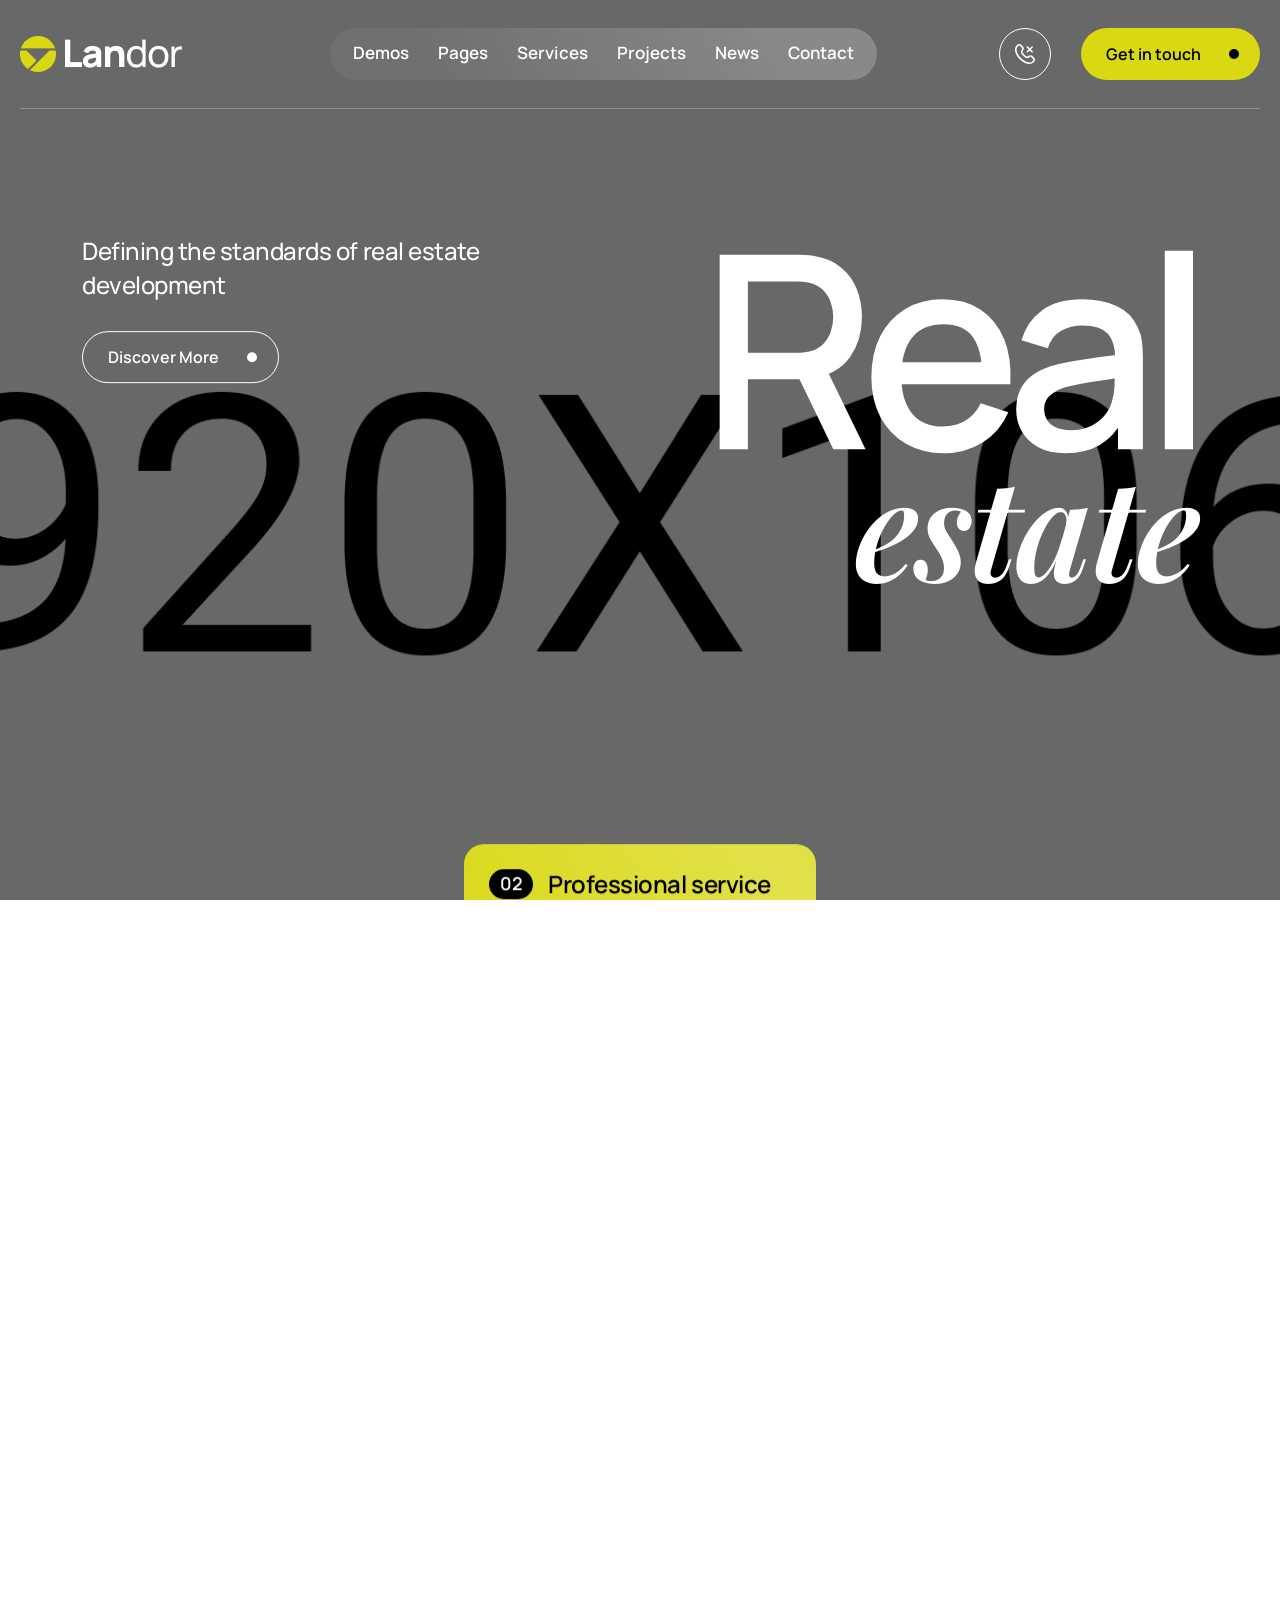
<file: landor/index-2.html>
<!DOCTYPE html>
<html lang="en">
<head>
    <meta charset="UTF-8">
    <meta name="viewport" content="width=device-width, initial-scale=1.0">
    <title>Landor – Modern Real Estate & Property Listing HTML Template</title>
    <link rel="icon" type="image/x-icon" href="assets/img/logo/favicon.png">
    <link rel="stylesheet" href="assets/css/bootstrap.min.css">
    <link rel="stylesheet" href="assets/css/magnific-popup.css">
    <link rel="stylesheet" href="assets/css/swiper-bundle.min.css">
    <link rel="stylesheet" href="assets/css/font-awesome-pro.css">
    <link rel="stylesheet" href="assets/css/spacing.css">
    <link rel="stylesheet" href="assets/css/odometer-min.css">
    <link rel="stylesheet" href="assets/css/main.css">
</head>
<body class="tp-magic-cursor">
    
    <!-- header,start  -->
     <header>
        <div class="tp-header-area tp-header-transparent sticky-black" id="header-sticky">
            <div class="container-wide">
                <div class="tp-header-border-white tp-header-spacing">
                    <div class="tp-header-wrap">
                        <div class="row gx-0 tp-align-center">
                            <div class="col-xl-3 col-lg-4 col-md-5 col-5">
                                <div class="tp-header-logo">
                                    <a href="index.html"><img data-width="163" src="assets/img/logo/logo-white.png" alt="logo-black"></a>
                                </div>
                            </div>
                            <div class="col-xl-6 col-lg-2 col-md-1 col-2">
                                <div class="tp-header-menu tp-header-menu-white tp-bluer-bg tp-text-center d-none d-xl-inline-block">
                                    <nav class="tp-mobile-menu-active">
                                        <ul>
                                            <li><a href="#">Demos</a>
                                                <ul class="sub-menu">
                                                    <li><a href="index.html"><span>Home 01</span></a></li>
                                                    <li><a href="index-2.html"><span>Home 02</span></a></li>
                                                    <li><a href="index-3.html"><span>Home 03</span></a></li>
                                                    <li><a href="index-4.html"><span>Home 04</span></a></li>
                                                    <li><a href="index-5.html"><span>Home 05</span></a></li>
                                                    <li><a href="index-6.html"><span>Home 06</span></a></li>
                                                    <li><a href="index-7.html"><span>Home 07</span></a></li>
                                                </ul>
                                            </li>
                                            <li><a href="#">Pages</a>
                                                <ul class="sub-menu">
                                                    <li><a href="about.html"><span>About</span></a>
                                                    <li><a href="award.html"><span>Award</span></a>
                                                    <li><a href="faq.html"><span>Faq</span></a>
                                                    <li><a href="career.html"><span>Career</span></a>
                                                    <li><a href="career-details.html"><span>Career Details</span></a>
                                                    <li><a href="core-values.html"><span>Core Values</span></a>
                                                    <li><a href="team.html"><span>Team</span></a>
                                                    <li><a href="team-details.html"><span>Team Details</span></a>
                                                    <li><a href="404.html"><span>Error</span></a>
                                                </ul>
                                            </li>
                                            <li><a href="services-grid.html">Services</a>
                                                <ul class="sub-menu">
                                                    <li><a href="services-grid.html"><span>Services Grid</span></a></li>
                                                    <li><a href="services-tab.html"><span>Services Tab</span></a></li>
                                                    <li><a href="services-grid-icon.html"><span>Services Grid Icon</span></a></li>
                                                    <li><a href="services-details.html"><span>Services Details</span></a></li>
                                                </ul> 
                                            </li>
                                            <li><a href="project-standard.html">Projects</a>
                                                <ul class="sub-menu">
                                                    <li><a href="project-standard.html"><span>Project Standard</span></a></li>
                                                    <li><a href="project-grid.html"><span>Project Grid</span></a></li>
                                                    <li><a href="project-details.html"><span>Project Details</span></a></li>
                                                </ul> 
                                            </li>
                                            <li><a href="blog-standard.html">News</a>
                                                <ul class="sub-menu">
                                                    <li><a href="blog-standard.html"><span>News Standard</span></a></li>
                                                    <li><a href="blog-grid.html"><span>News Grid</span></a></li>
                                                    <li><a href="blog-details.html"><span>News Details</span></a></li>
                                                </ul> 
                                            </li>
                                            <li><a href="contact.html">Contact</a></li>
                                        </ul>
                                    </nav>
                                </div>
                            </div>
                            <div class="col-xl-3 col-lg-6 col-md-6 col-5">
                                <div class="tp-header-cta tp-flex-center tp-justify-end">
                                    <div class="tp-cta-phone tp-header-cta-phone mr-30 d-none d-xl-inline-block">
                                        <a class="tp-flex-center" href="tel:+99926542563">
                                            <span class="tp-cta-phone-icon tp-cta-phone-icon-border mr-10">
                                                <svg width="21" height="20" viewBox="0 0 21 20" fill="none" xmlns="http://www.w3.org/2000/svg">
                                                <path d="M14.2719 19.997C11.5252 19.997 8.13976 18.5871 4.77463 15.222C-0.807382 9.64238 -1.00729 4.00592 1.67685 1.32259L2.19206 0.807377C2.73505 0.289145 3.45681 0 4.20741 0C4.95801 0 5.67976 0.289145 6.22275 0.807377L8.01055 2.59518C8.53824 3.12648 8.83648 3.84357 8.84119 4.59237C8.8459 5.34118 8.55671 6.06196 8.03574 6.59986C7.74724 6.88766 7.56689 7.26621 7.52514 7.67157C7.48339 8.07694 7.5828 8.4843 7.80658 8.82486C8.24476 9.48639 8.74961 10.1013 9.31321 10.6598C9.87764 11.229 10.499 11.7388 11.1677 12.1811C11.5048 12.4084 11.9106 12.5111 12.3154 12.4717C12.7201 12.4322 13.0984 12.253 13.3853 11.9649C13.9229 11.4412 14.6447 11.1495 15.3952 11.1527C16.1458 11.1559 16.865 11.4537 17.3981 11.982L19.1859 13.7698C19.72 14.3047 20.0199 15.0297 20.0199 15.7855C20.0199 16.5414 19.72 17.2663 19.1859 17.8013L18.6707 18.3165C18.0854 18.8741 17.3952 19.3098 16.64 19.5983C15.8849 19.8868 15.0799 20.0223 14.2719 19.997ZM4.20659 1.59807C4.04583 1.59779 3.8866 1.6293 3.73807 1.69081C3.58953 1.75231 3.45463 1.84259 3.34113 1.95645L2.82592 2.47166C0.713063 4.58452 1.09907 9.24825 5.9237 14.0729C10.7483 18.8975 15.4129 19.2851 17.5257 17.1715L18.0409 16.6563C18.27 16.4261 18.3986 16.1147 18.3986 15.79C18.3986 15.4653 18.27 15.1538 18.0409 14.9237L16.2531 13.1359C16.0247 12.9093 15.7165 12.7812 15.3947 12.7792C15.0729 12.7773 14.7632 12.9015 14.532 13.1253C13.9784 13.6709 13.2546 14.0102 12.4812 14.0867C11.7078 14.1631 10.9315 13.9721 10.2819 13.5455C8.76493 12.5361 7.46317 11.236 6.45191 9.72039C6.0247 9.06913 5.83427 8.29084 5.91254 7.51591C5.9908 6.74098 6.33299 6.01648 6.8818 5.46379C7.10369 5.23255 7.22623 4.92362 7.2232 4.60315C7.22016 4.28267 7.09178 3.97613 6.86555 3.74913L5.07774 1.96132C4.96397 1.84591 4.82833 1.75433 4.67875 1.69196C4.52917 1.62959 4.36866 1.59767 4.20659 1.59807Z" fill="currentcolor"/>
                                                <path d="M17.1312 8.53397C16.9157 8.53392 16.7091 8.44827 16.5567 8.29586L11.7979 3.53949C11.7203 3.46453 11.6584 3.37486 11.6158 3.27571C11.5732 3.17657 11.5508 3.06993 11.5498 2.96203C11.5489 2.85413 11.5695 2.74712 11.6103 2.64725C11.6512 2.54738 11.7115 2.45665 11.7878 2.38035C11.8641 2.30405 11.9549 2.24371 12.0547 2.20285C12.1546 2.16199 12.2616 2.14143 12.3695 2.14236C12.4774 2.1433 12.584 2.16572 12.6832 2.20831C12.7823 2.2509 12.872 2.31281 12.947 2.39042L17.7058 7.15248C17.8194 7.26613 17.8968 7.41091 17.9281 7.56853C17.9594 7.72614 17.9433 7.88951 17.8819 8.03798C17.8204 8.18644 17.7162 8.31335 17.5826 8.40264C17.449 8.49194 17.2919 8.53962 17.1312 8.53965V8.53397Z" fill="currentcolor"/>
                                                <path d="M12.373 8.53401C12.2123 8.53398 12.0552 8.4863 11.9216 8.397C11.788 8.30771 11.6839 8.1808 11.6224 8.03234C11.5609 7.88387 11.5448 7.7205 11.5762 7.56289C11.6075 7.40527 11.6849 7.26049 11.7985 7.14684L16.5573 2.39047C16.7106 2.24244 16.9158 2.16053 17.1289 2.16238C17.342 2.16424 17.5458 2.2497 17.6965 2.40037C17.8471 2.55104 17.9326 2.75486 17.9344 2.96793C17.9363 3.181 17.8544 3.38628 17.7064 3.53954L12.9475 8.29916C12.7947 8.45038 12.5881 8.53483 12.373 8.53401Z" fill="currentcolor"/>
                                                </svg>
                                            </span>
                                            <samp class="d-none d-xxl-flex tp-text-white">+999 2654 2563</samp>
                                        </a>
                                    </div>
                                    <div class="tp-header-cta-button d-none d-xl-inline-block">
                                        <a href="contact.html" class="tp-btn">
                                        <span class="tp-btn-text">Get in touch</span>
                                            <span class="tp-btn-icon">
                                                <svg width="12" height="12" viewBox="0 0 12 12" fill="none" xmlns="http://www.w3.org/2000/svg">
                                                <path d="M0.75 10.75L10.75 0.75" stroke="currentcolor" stroke-width="1.5" stroke-linecap="round" stroke-linejoin="round"/>
                                                <path d="M0.75 0.75H10.75V10.75" stroke="currentcolor" stroke-width="1.5" stroke-linecap="round" stroke-linejoin="round"/>
                                                </svg>
                                            </span>
                                        </a>
                                    </div>
                                    <div class="tp-header-bar d-xl-none">
                                        <button class="header-sidebar-btn tp-offcanvas-toogle ml-10">
                                            <span></span>
                                            <span></span>
                                        </button>
                                    </div>
                                </div>
                            </div>
                        </div>
                    </div>
                </div>
            </div>
        </div>
     </header>
    <!-- header,end  -->

     <!-- preloader,start  -->
        <div id="loading">
            <div id="loading-center">
                <div id="loading-center-absolute">
                    <div class="object" id="object_four"></div>
                    <div class="object" id="object_three"></div>
                    <div class="object" id="object_two"></div>
                    <div class="object" id="object_one"></div>
                </div>
            </div>
        
        </div>
     <!-- preloader,end  -->

    <!-- Begin magic cursor -->
        <div id="magic-cursor" class="cursor-black-bg">
            <div id="ball"></div>
        </div>
    <!-- End magic cursor -->

    <!-- back to top start -->
    <div class="back-to-top-wrapper">
        <button id="back_to_top" type="button" class="back-to-top-btn">
            <svg width="12" height="7" viewBox="0 0 12 7" fill="none" xmlns="http://www.w3.org/2000/svg">
                <path d="M11 6L6 1L1 6" stroke="currentColor" stroke-width="1.5" stroke-linecap="round" stroke-linejoin="round" />
            </svg>
        </button>
    </div>
    <!-- back to top end -->

    <!-- offcanvas-start -->
    <section class="tp-offcanvas">
        <div class="tp-offcanvas-wrapper">
            <div class="tp-offcanvas-header d-flex align-items-center justify-content-between mb-40">
                <div class="tp-offcanvas-logo">
                    <a href="index.html"><img data-width="163" src="assets/img/logo/logo-black.png" alt="logo-ing"></a>
                </div>
                <div class="tp-offcanvas-button">
                    <button class="tp-offcanvas-button-close tp-offcanvas-close-toggle"><i class="fas fa-times"></i>
                    </button>
                </div>
            </div>
            <div class="tp-offcanvas-menu mb-30">
                <nav></nav>
            </div>
            <div class="tp-offcanvas-content mb-30">
                <h3 class="tp-offcanvas-title mb-7">Let’s make Real</h3>
                <p class="m-0">We are a privately owned real estate company dedicated to delivering innovative property solutions across the globe.</p>
            </div>
            <div class="tp-offcanvas-gallery mb-30">
                <a class="popup-image" href="assets/img/project/project-gullary-1.jpg"><img src="assets/img/project/project-gullary-1.jpg" alt=""></a>
                <a class="popup-image" href="assets/img/project/project-gullary-2.jpg"><img src="assets/img/project/project-gullary-2.jpg" alt=""></a>
                <a class="popup-image" href="assets/img/project/project-gullary-3.jpg"><img src="assets/img/project/project-gullary-3.jpg" alt=""></a>
                <a class="popup-image" href="assets/img/project/project-gullary-1.jpg"><img src="assets/img/project/project-gullary-1.jpg" alt=""></a>
            </div>
            <div class="tp-offcanvas-cta mb-30">
               <h3 class="tp-offcanvas-title mb-7">Information</h3>
                <ul>
                    <li><a href="tel:+99926542563">+999 2654 2563</a></li>
                    <li><a href="mailto:landor@info@.com">landor@info@.com</a></li>
                </ul>
            </div>
            <div class="tp-offcanvas-contect-social">
                <ul>
                    <li><a href="#">
                        <svg width="8" height="15" viewBox="0 0 8 15" fill="none" xmlns="http://www.w3.org/2000/svg">
                        <path d="M8 0H5.81818C4.85376 0 3.92883 0.383116 3.24688 1.06507C2.56493 1.74702 2.18182 2.67194 2.18182 3.63636V5.81818H0V8.72727H2.18182V14.5455H5.09091V8.72727H7.27273L8 5.81818H5.09091V3.63636C5.09091 3.44348 5.16753 3.25849 5.30392 3.1221C5.44031 2.98571 5.6253 2.90909 5.81818 2.90909H8V0Z" fill="currentcolor"></path>
                        </svg>
                    </a></li>
                    <li><a href="#">
                        <svg width="15" height="12" viewBox="0 0 15 12" fill="none" xmlns="http://www.w3.org/2000/svg">
                        <path d="M14.7127 0.00672484C14.0723 0.458456 13.3632 0.803959 12.6128 1.02993C12.21 0.566818 11.6748 0.238578 11.0794 0.0896016C10.484 -0.0593751 9.85717 -0.021901 9.28377 0.196956C8.71036 0.415812 8.21801 0.805492 7.87329 1.31329C7.52857 1.82109 7.34812 2.42251 7.35635 3.0362V3.70496C6.18109 3.73544 5.01654 3.47478 3.96642 2.94622C2.91629 2.41765 2.01318 1.63758 1.33752 0.675484C1.33752 0.675484 -1.33752 6.69432 4.68131 9.36935C3.30402 10.3043 1.66331 10.773 0 10.7069C6.01883 14.0507 13.3752 10.7069 13.3752 3.01614C13.3746 2.82986 13.3567 2.64404 13.3217 2.46107C14.0042 1.78796 14.4859 0.938114 14.7127 0.00672484Z" fill="currentcolor"></path>
                        </svg>
                    </a></li>
                    <li><a href="#">
                        <svg width="14" height="14" viewBox="0 0 14 14" fill="none" xmlns="http://www.w3.org/2000/svg">
                        <path d="M9.79961 4.2002C10.9135 4.2002 11.9818 4.64269 12.7695 5.43035C13.5571 6.218 13.9996 7.28629 13.9996 8.4002V13.3002H11.1996V8.4002C11.1996 8.02889 11.0521 7.6728 10.7896 7.41025C10.527 7.1477 10.1709 7.0002 9.79961 7.0002C9.42831 7.0002 9.07221 7.1477 8.80966 7.41025C8.54711 7.6728 8.39961 8.02889 8.39961 8.4002V13.3002H5.59961V8.4002C5.59961 7.28629 6.04211 6.218 6.82976 5.43035C7.61741 4.64269 8.6857 4.2002 9.79961 4.2002Z" fill="currentcolor"></path>
                        <path d="M2.8 4.90039H0V13.3004H2.8V4.90039Z" fill="currentcolor"></path>
                        <path d="M1.4 2.8C2.1732 2.8 2.8 2.1732 2.8 1.4C2.8 0.626801 2.1732 0 1.4 0C0.626801 0 0 0.626801 0 1.4C0 2.1732 0.626801 2.8 1.4 2.8Z" fill="currentcolor"></path>
                        </svg>
                    </a></li>
                    <li><a href="#">
                        <svg width="15" height="10" viewBox="0 0 15 10" fill="none" xmlns="http://www.w3.org/2000/svg">
                        <path d="M13.9331 1.56533C13.8563 1.25835 13.6998 0.977084 13.4794 0.749939C13.2591 0.522795 12.9827 0.357817 12.6782 0.271669C11.5657 5.78312e-08 7.11551 0 7.11551 0C7.11551 0 2.66531 1.92771e-08 1.55276 0.297542C1.24827 0.38369 0.971895 0.548668 0.751564 0.775813C0.531234 1.00296 0.374748 1.28422 0.297912 1.5912C0.094299 2.72028 -0.00529911 3.86566 0.000369757 5.01294C-0.00688814 6.16885 0.0927163 7.32296 0.297912 8.46054C0.38262 8.75799 0.542612 9.02855 0.762429 9.24611C0.982246 9.46366 1.25446 9.62084 1.55276 9.70246C2.66531 10 7.11551 10 7.11551 10C7.11551 10 11.5657 10 12.6782 9.70246C12.9827 9.61631 13.2591 9.45133 13.4794 9.22419C13.6998 8.99704 13.8563 8.71578 13.9331 8.4088C14.1351 7.28822 14.2347 6.15157 14.2306 5.01294C14.2379 3.85702 14.1383 2.70291 13.9331 1.56533Z" fill="currentcolor"></path>
                        <path d="M5.66016 7.12773L9.37943 5.0126L5.66016 2.89746V7.12773Z" fill="white"></path>
                        </svg>
                    </a></li>
                </ul>
            </div>
        </div>
    </section>
    <div class="tp-offcanvas-overlay"></div>
    <!-- offcanvas-start -->
     
    <div id="smooth-wrapper">
        <div id="smooth-content">    
    <!-- main,start  -->
     <main>

    <!-- hero-area,start  -->
     <section class="tp-hero-area tp-overlay fix" data-background="assets/img/hero/hero-bg-long-1.jpg">
        <div class="container">
            <div class="tp-hero-spacing-2">
                <div class="row">
                    <div class="col-xl-5 col-lg-5 col-md-5">
                        <div class="tp-hero-content">
                            <h4 class="tp-hero-deg tp-text-white fw-500 mb-30 tp_fade_anim" data-duration=".9">Defining the standards of real estate development</h4>
                            <div class="hero-btn tp_fade_anim" data-duration=".9" data-delay=".2" data-ease="bounce">
                                <a href="about.html" class="tp-btn tp-btn-border tp-btn-border-white">
                                <span class="tp-btn-text">Discover More</span>
                                    <span class="tp-btn-icon">
                                        <svg width="12" height="12" viewBox="0 0 12 12" fill="none" xmlns="http://www.w3.org/2000/svg">
                                        <path d="M0.75 10.75L10.75 0.75" stroke="currentcolor" stroke-width="1.5" stroke-linecap="round" stroke-linejoin="round"></path>
                                        <path d="M0.75 0.75H10.75V10.75" stroke="currentcolor" stroke-width="1.5" stroke-linecap="round" stroke-linejoin="round"></path>
                                        </svg>
                                    </span>
                                </a>
                            </div>
                        </div>
                    </div>
                    <div class="col-xl-7 col-lg-7 col-md-7">
                        <div class="tp-hero tp-text-end">
                            <h1 class="tp-hero-title tp-section-title tp-text-white pt-45 tp-char-animation">
                                Real
                                <span>estate</span>
                            </h1>
                        </div>
                    </div>
                </div>
            </div>
            <div class="tp-feature tp_fade_anim" data-duration=".9">
                <div class="row tp-feature-end">
                    <div class="col-xl-4 col-lg-4">
                        <div class="tpfeature tp-bluer-bg mb-30">
                            <div class="tpfeature__wrap">
                                <span class="tpfeature__num tpfeature__num-2">01</span>
                                <div class="tpfeature__content">
                                    <h2 class="tpfeature__title tp-text-white tp-fs-24">High quality products</h2>
                                    <p class="tpfeature__deg">The customer service center is ready to
                                    serve 24/7, support the residents to
                                    provide information.</p>
                                </div>
                            </div>
                        </div>
                    </div>
                    <div class="col-xl-4 col-lg-4">
                        <div class="tpfeature tp-bluer-bg active mb-30">
                            <div class="tpfeature__wrap">
                                <span class="tpfeature__num tpfeature__num-2">02</span>
                                <div class="tpfeature__content">
                                    <h3 class="tpfeature__title tp-text-white tp-fs-24">Professional service</h3>
                                    <p class="tpfeature__deg">The customer service center is ready to
                                    serve 24/7, support the residents to
                                    provide information.</p>
                                </div>
                            </div>
                        </div>
                    </div>
                    <div class="col-xl-4 col-lg-4">
                        <div class="tpfeature tp-bluer-bg mb-30">
                            <div class="tpfeature__wrap">
                                <span class="tpfeature__num tpfeature__num-2">03</span>
                                <div class="tpfeature__content">
                                    <h4 class="tpfeature__title tp-text-white">Real partnership</h4>
                                    <p class="tpfeature__deg">The customer service center is ready to
                                    serve 24/7, support the residents to
                                    provide information.</p>
                                </div>
                            </div>
                        </div>
                    </div>
                </div>
            </div>
        </div>
     </section>
    <!-- hero-area,end  -->


    <!-- about-area,start  -->
     <section class="tp-about-area tp-about-spacing-2 fix p-relative">
        <div class="tp-about-shape p-absolute d-none d-md-block tp_fade_anim" data-fade-from="right" data-delay=".8" data-duration=".9">
            <img src="assets/img/about/about-shape.png" alt="">
        </div>
        <div class="container">
            <div class="tp-about-heading pb-65">
                <div class="row">
                    <div class="col-xl-8 col-md-7">
                        <div class="tp-section-title-wrap">
                            <span class="tp-section-sub-title mb-12 tp_fade_anim" data-delay=".1" data-duration=".9">About us</span>
                            <h2 class="tp-section-title tp_fade_anim" data-duration=".9" data-delay=".3">We create landmark real estate <br>
                            projects that bring enduring <br>
                            value to<span>both investors</span></h2>
                        </div>
                    </div>
                    <div class="col-xl-4 col-md-5">
                        <div class="tp-about-badge-wrap tp-flex-center tp-justify-end pt-15 tp_fade_anim" data-duration=".9" data-delay=".6" data-fade-from="right">
                            <div class="tp-about-badge tp-text-center tp-bg-orange tp-about-badge-right">
                                <div class="tp-about-badge-content">
                                    <span class="tp-text-white">+<span>Since</span>
                                    </span>
                                    <h3 class="tp-about-badge-title tp-text-white">1998</h3>
                                </div>
                            </div>
                            <div class="tp-about-badge tp-bg-gray tp-text-center tp-about-badge-opacity">
                                <div class="tp-about-badge-content">
                                    <span class="tp-text-body">+<span>Project</span>
                                    </span>
                                    <h3 class="tp-about-badge-title tp-text-body">2860</h3>
                                </div>
                            </div>
                        </div>
                    </div>
                </div>
            </div>
            <div class="row">
                <div class="col-lg-6">
                    <div class="tp-about-video tp-about-video-black tp-flex-center ">
                        <div class="tp-about-thumb flex-auto anim-zoomin-wrap">
                            <img class="anim-zoomin" src="assets/img/about/about-thumb.jpg" alt="">
                        </div>
                        <div class="tp-about-video-main tp-text-center tp-w-100">
                            <a href="https://www.youtube.com/watch?v=ZXvQzO6C-qc" class="tp-about-play pulse-animation-white popup-video">
                                <svg width="15" height="18" viewBox="0 0 15 18" fill="none" xmlns="http://www.w3.org/2000/svg">
                                <path d="M15 8.66028L0 17.3205L0 2.38419e-05L15 8.66028Z" fill="currentcolor"/>
                                </svg>
                            </a>
                            <h3 class="tp-about-play-title pt-40 tp-text-white">We create <br>
                            modernity</h3>
                        </div>
                    </div>
                </div>
                <div class="col-lg-6">
                    <div class="tp-about-content pl-50 ml-35">
                       <div class="tp-about-deg tp-about-deg-border pb-65 mb-35 tp_fade_anim" data-duration=".9" data-delay=".1">
                          <p class="mb-30">We are a privately owned real estate company dedicated to delivering
                            innovative property solutions across the globe. Our team specializes
                            in real estate investment, property management, and development,
                            with a clear focus on quality and sustainability. By combining market
                            expertise with a client-first approach</p>
                            <h4 class="tp-about-border-text p-relative">Let’s shape something remarkable !</h4>
                       </div>
                       <div class="row tp-align-center tp_fade_anim" data-duration=".9" data-delay=".3">
                            <div class="col-md-6">
                                <p class="tp-about-cta-deg">If you have any question? Feel free
                                    can contact with team.</p>
                            </div>
                            <div class="col-md-6">
                                <div class="tp-cta-phone tp-cta-phone-mid">
                                    <a class="tp-flex-center" href="tel:+99926542563">
                                        <span class="tp-cta-phone-icon tp-cta-phone-icon-mid mr-10">
                                            <svg width="16" height="16" viewBox="0 0 16 16" fill="none" xmlns="http://www.w3.org/2000/svg">
                                            <path d="M12.496 7.00013C12.152 7.00013 11.88 6.72013 11.88 6.38414C11.88 6.08814 11.584 5.47214 11.088 4.93614C10.6 4.41615 10.064 4.11215 9.616 4.11215C9.272 4.11215 9 3.83215 9 3.49615C9 3.16016 9.28 2.88016 9.616 2.88016C10.416 2.88016 11.256 3.31215 11.992 4.08815C12.68 4.81615 13.12 5.72014 13.12 6.37614C13.12 6.72013 12.84 7.00013 12.496 7.00013Z" fill="currentcolor"/>
                                            <path d="M15.3823 6.99996C15.0383 6.99996 14.7663 6.71996 14.7663 6.38396C14.7663 3.54398 12.4543 1.23999 9.62234 1.23999C9.27835 1.23999 9.00635 0.959994 9.00635 0.623996C9.00635 0.287998 9.27835 0 9.61434 0C13.1343 0 15.9983 2.86398 15.9983 6.38396C15.9983 6.71996 15.7183 6.99996 15.3823 6.99996Z" fill="currentcolor"/>
                                            <path d="M7.83195 9.76794L5.21597 12.3839C4.92797 12.1279 4.64797 11.8639 4.37597 11.5919C3.55198 10.7599 2.80798 9.88794 2.14399 8.97594C1.48799 8.06395 0.959994 7.15196 0.575996 6.24796C0.191999 5.33597 0 4.46397 0 3.63198C0 3.08798 0.0959993 2.56798 0.287998 2.08799C0.479997 1.59999 0.783995 1.15199 1.20799 0.751995C1.71999 0.247999 2.27999 0 2.87198 0C3.09598 0 3.31998 0.0479998 3.51998 0.143999C3.72798 0.239999 3.91198 0.383998 4.05597 0.591996L5.91196 3.20798C6.05596 3.40798 6.15996 3.59198 6.23196 3.76798C6.30396 3.93598 6.34396 4.10397 6.34396 4.25597C6.34396 4.44797 6.28796 4.63997 6.17596 4.82397C6.07196 5.00797 5.91996 5.19997 5.72796 5.39197L5.11997 6.02396C5.03197 6.11196 4.99197 6.21596 4.99197 6.34396C4.99197 6.40796 4.99997 6.46396 5.01597 6.52796C5.03997 6.59196 5.06397 6.63996 5.07997 6.68796C5.22397 6.95196 5.47197 7.29596 5.82396 7.71195C6.18396 8.12795 6.56796 8.55195 6.98396 8.97594C7.27195 9.25594 7.55195 9.52794 7.83195 9.76794Z" fill="currentcolor"/>
                                            <path d="M15.977 13.064C15.977 13.288 15.937 13.52 15.857 13.744C15.833 13.808 15.809 13.872 15.777 13.936C15.641 14.224 15.465 14.496 15.233 14.752C14.841 15.184 14.409 15.496 13.921 15.696C13.913 15.696 13.905 15.704 13.897 15.704C13.425 15.8959 12.913 15.9999 12.361 15.9999C11.545 15.9999 10.673 15.808 9.75303 15.416C8.83304 15.024 7.91304 14.496 7.00105 13.832C6.68905 13.6 6.37705 13.368 6.08105 13.12L8.69704 10.504C8.92104 10.672 9.12103 10.8 9.28903 10.888C9.32903 10.904 9.37703 10.928 9.43303 10.952C9.49703 10.976 9.56103 10.984 9.63303 10.984C9.76903 10.984 9.87303 10.936 9.96103 10.848L10.569 10.248C10.769 10.048 10.961 9.89599 11.145 9.79999C11.329 9.68799 11.513 9.63199 11.713 9.63199C11.865 9.63199 12.025 9.66399 12.201 9.73599C12.377 9.80799 12.561 9.91199 12.761 10.048L15.409 11.928C15.617 12.072 15.761 12.24 15.849 12.44C15.929 12.64 15.977 12.84 15.977 13.064Z" fill="currentcolor"/>
                                            </svg>
                                        </span>
                                        +999 2654 2563
                                    </a>
                                </div>
                            </div>
                       </div>
                        <div class="tp-about-btn pt-40 tp_fade_anim" data-duration=".9" data-delay=".3" data-ease="bounce">
                            <a href="about.html" class="tp-btn">
                                <span class="tp-btn-text">Learn More</span>
                                <span class="tp-btn-icon">
                                    <svg width="12" height="12" viewBox="0 0 12 12" fill="none" xmlns="http://www.w3.org/2000/svg">
                                    <path d="M0.75 10.75L10.75 0.75" stroke="currentcolor" stroke-width="1.5" stroke-linecap="round" stroke-linejoin="round"/>
                                    <path d="M0.75 0.75H10.75V10.75" stroke="currentcolor" stroke-width="1.5" stroke-linecap="round" stroke-linejoin="round"/>
                                    </svg>
                                </span>
                            </a>
                        </div>
                    </div>
                </div>
            </div>
        </div>
     </section>
    <!-- about-area,end  -->
    <div class="tp-solid-bg tp-bg default-margin jarallax fix" data-background="assets/img/solid-bg/solid-bg.jpg"></div>
    <!-- services-area,start  -->
     <section class="tp-services-area default-margin br-20 tp-services-spacing tp-bg-gray fix">
        <div class="container">
            <div class="tp-services-heading mb-60">
                <div class="row tp-align-end">
                    <div class="col-md-7">
                        <div class="tp-section-title-wrap tp_fade_anim" data-dure=".9">
                            <span class="tp-section-sub-title mb-15">Our Services</span>
                            <h2 class="tp-section-title margin-0">Take a brief look at some
                            of the services <span>we offer</span></h2>
                        </div>
                    </div>
                    <div class="col-md-5">
                        <div class="tp-services-btn tp-flex tp-justify-end tp_fade_anim" data-delay=".2" data-duration=".9" data-ease="bounce">
                            <a href="services-grid.html" class="tp-btn tp-btn-white">
                                <span class="tp-btn-text tp-btn-white">Explore Services</span>
                                <span class="tp-btn-icon">
                                    <svg width="12" height="12" viewBox="0 0 12 12" fill="none" xmlns="http://www.w3.org/2000/svg">
                                    <path d="M0.75 10.75L10.75 0.75" stroke="currentcolor" stroke-width="1.5" stroke-linecap="round" stroke-linejoin="round"/>
                                    <path d="M0.75 0.75H10.75V10.75" stroke="currentcolor" stroke-width="1.5" stroke-linecap="round" stroke-linejoin="round"/>
                                    </svg>
                                </span>
                            </a>
                        </div>
                    </div>
                </div>
            </div>
            <div class="tp-services" id="accordionExample">
                <div class="tp-services-item tp_fade_anim" data-delay=".2" data-duration=".9">
                    <div class="tp-services-header" id="headingOne">
                        <div class="tp-services-button tp-services-button-black collapsed" role="button" data-bs-toggle="collapse" data-bs-target="#collapseOne" aria-expanded="true" aria-controls="collapseOne">
                            <div class="tp-services-header">
                                <div class="row tp-align-center">
                                    <div class="col-lg-6 col-md-3 col-2">
                                        <span class="tp-services-num">01</span>
                                    </div>
                                    <div class="col-lg-6 col-md-9 col-10">
                                        <div class="tp-services-heading-wrap tp-flex-center tp-justify-between">
                                            <h3 class="tp-services-title tp-fs-24">Real estate development</h3>
                                            <svg width="14" height="14" viewBox="0 0 14 14" fill="none" xmlns="http://www.w3.org/2000/svg">
                                            <path d="M7.00002 14C6.47458 14 6.04883 13.5742 6.04883 13.0488V0.95119C6.04883 0.425753 6.47458 0 7.00002 0C7.52546 0 7.95121 0.425753 7.95121 0.95119V13.0488C7.95121 13.5742 7.52546 14 7.00002 14Z" fill="#000"/>
                                            <path d="M13.0488 7.95121H0.95119C0.425753 7.95121 0 7.52546 0 7.00002C0 6.47458 0.425753 6.04883 0.95119 6.04883H13.0488C13.5742 6.04883 14 6.47458 14 7.00002C14 7.52546 13.5742 7.95121 13.0488 7.95121Z" fill="#000"/>
                                            </svg>
                                        </div>
                                    </div>
                                </div>
                            </div>
                        </div>
                    </div>
                    <div id="collapseOne" class="accordion-collapse collapse" role="region" aria-labelledby="headingOne" data-bs-parent="#accordionExample">
                        <div class="tp-services-body">
                        <div class="row">
                            <div class="col-xl-2 col-md-1 col-sm-2">
                                <span class="tp-services-num tp-services-num-larg">01</span>
                            </div>
                            <div class="col-xl-3 col-md-4 d-none d-md-flex">
                                <div class="tp-services-img br-20">
                                    <img src="assets/img/services/services-img-1.jpg" alt="">
                                </div>
                            </div>
                            <div class="col-xl-7 col-md-7 col-sm-10">
                                <div class="tp-services-content">
                                    <div class="tp-services-title-wrap tp-flex tp-justify-between">
                                        <h3 class="tp-services-title tp-services-title-larg tp-services-header mb-20"><a href="services-details.html">Real estate development</a></h3> 
                                        <svg width="14" height="2" viewBox="0 0 14 2" fill="none" xmlns="http://www.w3.org/2000/svg">
                                        <path d="M13.0488 1.90238H0.95119C0.425753 1.90238 0 1.47663 0 0.95119C0 0.425753 0.425753 0 0.95119 0H13.0488C13.5742 0 14 0.425753 14 0.95119C14 1.47663 13.5742 1.90238 13.0488 1.90238Z" fill="black"/>
                                        </svg>
                                    </div>
                                    <p class="tp-text-black">We create innovative, modern architectural designs blend luxury, functionality <br>
                                    and timeless aesthetics. Every structure is meticulously</p>
                                </div>
                                <div class="tp-services-meta">
                                    <span>Hospitality</span>
                                    <span>Real estate</span>
                                    <span>Marketing</span>
                                </div>
                            </div>
                        </div>
                        </div>
                    </div>
                </div>
                <div class="tp-services-item tp_fade_anim" data-delay=".2" data-duration=".9">
                    <div class="tp-services-header" id="heading2">
                        <div class="tp-services-button tp-services-button-black" role="button" data-bs-toggle="collapse" data-bs-target="#collapse2" aria-expanded="true" aria-controls="collapse2">
                            <div class="tp-services-header">
                                <div class="row tp-align-center">
                                    <div class="col-lg-6 col-2">
                                        <span class="tp-services-num">02</span>
                                    </div>
                                    <div class="col-lg-6 col-10">
                                        <div class="tp-services-heading-wrap tp-flex-center tp-justify-between">
                                            <h3 class="tp-services-title tp-fs-24">Sales and marketing</h3>
                                            <svg width="14" height="14" viewBox="0 0 14 14" fill="none" xmlns="http://www.w3.org/2000/svg">
                                            <path d="M7.00002 14C6.47458 14 6.04883 13.5742 6.04883 13.0488V0.95119C6.04883 0.425753 6.47458 0 7.00002 0C7.52546 0 7.95121 0.425753 7.95121 0.95119V13.0488C7.95121 13.5742 7.52546 14 7.00002 14Z" fill="#000"/>
                                            <path d="M13.0488 7.95121H0.95119C0.425753 7.95121 0 7.52546 0 7.00002C0 6.47458 0.425753 6.04883 0.95119 6.04883H13.0488C13.5742 6.04883 14 6.47458 14 7.00002C14 7.52546 13.5742 7.95121 13.0488 7.95121Z" fill="#000"/>
                                            </svg>
                                        </div>
                                    </div>
                                </div>
                            </div>
                        </div>
                    </div>
                    <div id="collapse2" class="accordion-collapse collapse show" role="region" aria-labelledby="heading2" data-bs-parent="#accordionExample">
                        <div class="tp-services-body">
                            <div class="row">
                                <div class="col-xl-2 col-md-1 col-sm-2">
                                    <span class="tp-services-num tp-services-num-larg">02</span>
                                </div>
                                <div class="col-xl-3 col-md-4 d-none d-md-flex">
                                    <div class="tp-services-img br-20">
                                        <img src="assets/img/services/services-img-2.jpg" alt="">
                                    </div>
                                </div>
                                <div class="col-xl-7 col-md-7 col-sm-10">
                                    <div class="tp-services-content">
                                    <div class="tp-services-title-wrap tp-flex tp-justify-between">
                                        <h3 class="tp-services-title tp-services-title-larg tp-services-header mb-20"><a href="services-details.html">Sales and marketing</a></h3> 
                                        <svg width="14" height="2" viewBox="0 0 14 2" fill="none" xmlns="http://www.w3.org/2000/svg">
                                        <path d="M13.0488 1.90238H0.95119C0.425753 1.90238 0 1.47663 0 0.95119C0 0.425753 0.425753 0 0.95119 0H13.0488C13.5742 0 14 0.425753 14 0.95119C14 1.47663 13.5742 1.90238 13.0488 1.90238Z" fill="black"/>
                                        </svg>
                                    </div>
                                        <p class="tp-text-black">We create innovative, modern architectural designs blend luxury, functionality <br>
                                        and timeless aesthetics. Every structure is meticulously</p>
                                    </div>
                                    <div class="tp-services-meta">
                                        <span>Hospitality</span>
                                        <span>Real estate</span>
                                        <span>Marketing</span>
                                    </div>
                                </div>
                            </div>
                        </div>
                    </div>
                </div>
                <div class="tp-services-item active tp_fade_anim" data-delay=".2" data-duration=".9">
                    <div class="tp-services-header" id="heading3">
                        <div class="tp-services-button tp-services-button-black collapsed" role="button" data-bs-toggle="collapse" data-bs-target="#collapse3" aria-expanded="true" aria-controls="collapse3">
                            <div class="tp-services-header">
                                <div class="row tp-align-center">
                                    <div class="col-lg-6 col-2">
                                        <span class="tp-services-num">03</span>
                                    </div>
                                    <div class="col-lg-6 col-10">
                                        <div class="tp-services-heading-wrap tp-flex-center tp-justify-between">
                                            <h3 class="tp-services-title tp-fs-24">Construction management</h3>
                                            <svg width="14" height="14" viewBox="0 0 14 14" fill="none" xmlns="http://www.w3.org/2000/svg">
                                            <path d="M7.00002 14C6.47458 14 6.04883 13.5742 6.04883 13.0488V0.95119C6.04883 0.425753 6.47458 0 7.00002 0C7.52546 0 7.95121 0.425753 7.95121 0.95119V13.0488C7.95121 13.5742 7.52546 14 7.00002 14Z" fill="#000"/>
                                            <path d="M13.0488 7.95121H0.95119C0.425753 7.95121 0 7.52546 0 7.00002C0 6.47458 0.425753 6.04883 0.95119 6.04883H13.0488C13.5742 6.04883 14 6.47458 14 7.00002C14 7.52546 13.5742 7.95121 13.0488 7.95121Z" fill="#000"/>
                                            </svg>
                                        </div>
                                    </div>
                                </div>
                            </div>
                        </div>
                    </div>
                    <div id="collapse3" class="accordion-collapse collapse" role="region" aria-labelledby="heading3" data-bs-parent="#accordionExample">
                        <div class="tp-services-body">
                            <div class="row">
                                <div class="col-xl-2 col-md-1 col-sm-2">
                                    <span class="tp-services-num tp-services-num-larg">03</span>
                                </div>
                                <div class="col-xl-3 col-md-4 d-none d-md-flex">
                                    <div class="tp-services-img br-20">
                                        <img src="assets/img/services/services-img-3.jpg" alt="">
                                    </div>
                                </div>
                                <div class="col-xl-7 col-md-7 col-sm-10">
                                    <div class="tp-services-content">
                                    <div class="tp-services-title-wrap tp-flex tp-justify-between">
                                        <h3 class="tp-services-title tp-services-title-larg tp-services-header mb-20"><a href="services-details.html">Construction management</a></h3> 
                                        <svg width="14" height="2" viewBox="0 0 14 2" fill="none" xmlns="http://www.w3.org/2000/svg">
                                        <path d="M13.0488 1.90238H0.95119C0.425753 1.90238 0 1.47663 0 0.95119C0 0.425753 0.425753 0 0.95119 0H13.0488C13.5742 0 14 0.425753 14 0.95119C14 1.47663 13.5742 1.90238 13.0488 1.90238Z" fill="black"/>
                                        </svg>
                                    </div>
                                        <p class="tp-text-black">We create innovative, modern architectural designs blend luxury, functionality <br>
                                        and timeless aesthetics. Every structure is meticulously</p>
                                    </div>
                                    <div class="tp-services-meta">
                                        <span>Hospitality</span>
                                        <span>Real estate</span>
                                        <span>Marketing</span>
                                    </div>
                                </div>
                            </div>
                        </div>
                    </div>
                </div>
                <div class="tp-services-item tp_fade_anim" data-delay=".2" data-duration=".9">
                    <div class="tp-services-header" id="heading4">
                        <div class="tp-services-button tp-services-button-black collapsed" role="button" data-bs-toggle="collapse" data-bs-target="#collapse4" aria-expanded="true" aria-controls="collapse4">
                            <div class="tp-services-header">
                                <div class="row tp-align-center">
                                    <div class="col-lg-6 col-2">
                                        <span class="tp-services-num">04</span>
                                    </div>
                                    <div class="col-lg-6 col-10">
                                        <div class="tp-services-heading-wrap tp-flex-center tp-justify-between">
                                            <h3 class="tp-services-title tp-fs-24">Investment and capital</h3>
                                            <svg width="14" height="14" viewBox="0 0 14 14" fill="none" xmlns="http://www.w3.org/2000/svg">
                                            <path d="M7.00002 14C6.47458 14 6.04883 13.5742 6.04883 13.0488V0.95119C6.04883 0.425753 6.47458 0 7.00002 0C7.52546 0 7.95121 0.425753 7.95121 0.95119V13.0488C7.95121 13.5742 7.52546 14 7.00002 14Z" fill="#000"/>
                                            <path d="M13.0488 7.95121H0.95119C0.425753 7.95121 0 7.52546 0 7.00002C0 6.47458 0.425753 6.04883 0.95119 6.04883H13.0488C13.5742 6.04883 14 6.47458 14 7.00002C14 7.52546 13.5742 7.95121 13.0488 7.95121Z" fill="#000"/>
                                            </svg>
                                        </div>
                                    </div>
                                </div>
                            </div>
                        </div>
                    </div>
                    <div id="collapse4" class="accordion-collapse collapse" role="region" aria-labelledby="heading4" data-bs-parent="#accordionExample">
                        <div class="tp-services-body">
                            <div class="row">
                                <div class="col-xl-2 col-md-1 col-sm-2">
                                    <span class="tp-services-num tp-services-num-larg">04</span>
                                </div>
                                <div class="col-xl-3 col-md-4 d-none d-md-flex">
                                    <div class="tp-services-img br-20">
                                        <img src="assets/img/services/services-img-4.jpg" alt="">
                                    </div>
                                </div>
                                <div class="col-xl-7 col-md-7 col-sm-10">
                                    <div class="tp-services-content">
                                    <div class="tp-services-title-wrap tp-flex tp-justify-between">
                                        <h3 class="tp-services-title tp-services-title-larg tp-services-header mb-20"><a href="services-details.html">Investment and capital</a></h3> 
                                        <svg width="14" height="2" viewBox="0 0 14 2" fill="none" xmlns="http://www.w3.org/2000/svg">
                                        <path d="M13.0488 1.90238H0.95119C0.425753 1.90238 0 1.47663 0 0.95119C0 0.425753 0.425753 0 0.95119 0H13.0488C13.5742 0 14 0.425753 14 0.95119C14 1.47663 13.5742 1.90238 13.0488 1.90238Z" fill="black"/>
                                        </svg>
                                    </div>
                                        <p class="tp-text-black">We create innovative, modern architectural designs blend luxury, functionality <br>
                                        and timeless aesthetics. Every structure is meticulously</p>
                                    </div>
                                    <div class="tp-services-meta">
                                        <span>Hospitality</span>
                                        <span>Real estate</span>
                                        <span>Marketing</span>
                                    </div>
                                </div>
                            </div>
                        </div>
                    </div>
                </div>
                <div class="tp-services-item tp_fade_anim" data-delay=".2" data-duration=".9">
                    <div class="tp-services-header" id="heading5">
                        <div class="tp-services-button tp-services-button-black collapsed" role="button" data-bs-toggle="collapse" data-bs-target="#collapse5" aria-expanded="true" aria-controls="collapse5">
                            <div class="tp-services-header">
                                <div class="row tp-align-center">
                                    <div class="col-lg-6 col-2">
                                        <span class="tp-services-num">05</span>
                                    </div>
                                    <div class="col-lg-6 col-10">
                                        <div class="tp-services-heading-wrap tp-flex-center tp-justify-between">
                                            <h3 class="tp-services-title tp-fs-24">Architecture and designing</h3>
                                            <svg width="14" height="14" viewBox="0 0 14 14" fill="none" xmlns="http://www.w3.org/2000/svg">
                                            <path d="M7.00002 14C6.47458 14 6.04883 13.5742 6.04883 13.0488V0.95119C6.04883 0.425753 6.47458 0 7.00002 0C7.52546 0 7.95121 0.425753 7.95121 0.95119V13.0488C7.95121 13.5742 7.52546 14 7.00002 14Z" fill="#000"/>
                                            <path d="M13.0488 7.95121H0.95119C0.425753 7.95121 0 7.52546 0 7.00002C0 6.47458 0.425753 6.04883 0.95119 6.04883H13.0488C13.5742 6.04883 14 6.47458 14 7.00002C14 7.52546 13.5742 7.95121 13.0488 7.95121Z" fill="#000"/>
                                            </svg>
                                        </div>
                                    </div>
                                </div>
                            </div>
                        </div>
                    </div>
                    <div id="collapse5" class="accordion-collapse collapse" role="region" aria-labelledby="heading5" data-bs-parent="#accordionExample">
                        <div class="tp-services-body">
                            <div class="row">
                                <div class="col-xl-2 col-md-1 col-sm-2">
                                    <span class="tp-services-num tp-services-num-larg">05</span>
                                </div>
                                <div class="col-xl-3 col-md-4 d-none d-md-flex">
                                    <div class="tp-services-img br-20">
                                        <img src="assets/img/services/services-img-2.jpg" alt="">
                                    </div>
                                </div>
                                <div class="col-xl-7 col-md-7 col-sm-10">
                                    <div class="tp-services-content">
                                    <div class="tp-services-title-wrap tp-flex tp-justify-between">
                                        <h3 class="tp-services-title tp-services-title-larg tp-services-header mb-20"><a href="services-details.html">Architecture and designing</a></h3> 
                                        <svg width="14" height="2" viewBox="0 0 14 2" fill="none" xmlns="http://www.w3.org/2000/svg">
                                        <path d="M13.0488 1.90238H0.95119C0.425753 1.90238 0 1.47663 0 0.95119C0 0.425753 0.425753 0 0.95119 0H13.0488C13.5742 0 14 0.425753 14 0.95119C14 1.47663 13.5742 1.90238 13.0488 1.90238Z" fill="black"/>
                                        </svg>
                                    </div>
                                        <p class="tp-text-black">We create innovative, modern architectural designs blend luxury, functionality <br>
                                        and timeless aesthetics. Every structure is meticulously</p>
                                    </div>
                                    <div class="tp-services-meta">
                                        <span>Hospitality</span>
                                        <span>Real estate</span>
                                        <span>Marketing</span>
                                    </div>
                                </div>
                            </div>
                        </div>
                    </div>
                </div>
            </div>
        </div>
     </section>
    <!-- services-area,end  -->

    <!-- portfolio-area,start  -->
        <section class="tp-portfolio-area tp-portfolio-spacing tp-portfolio-spacing-2 portfolio-area fix">
            <div class="container p-relative ">
                <div class="tp-portfolio-back-text d-none d-lg-inline-block portfolio-text">Selected work</div>
                <div class="row">
                    <div class="col-lg-7">
                        <div class="tpportfolio tpportfolio__mr">
                            <div class="tpportfolio__thumb tp-text-center p-relative mb-30">
                                <img src="assets/img/portfolio/portfolio-thumb-1.jpg" alt="">
                                <div class="tpportfolio__button p-absolute">
                                    <a href="project-details.html">
                                        <svg width="22" height="22" viewBox="0 0 22 22" fill="none" xmlns="http://www.w3.org/2000/svg">
                                        <path d="M1 21L21 1" stroke="currentcolor" stroke-width="2" stroke-linecap="round" stroke-linejoin="round"/>
                                        <path d="M1 1H21V21" stroke="currentcolor" stroke-width="2" stroke-linecap="round" stroke-linejoin="round"/>
                                        </svg>
                                    </a>
                                </div>
                            </div>
                            <div class="tpportfolio__content tp-flex-center tp-justify-between mb-20 ml-30 mr-30">
                                <div class="tpportfolio__content--wrap">
                                    <h3 class="tpportfolio__title"><a href="project-details.html">Apartment building</a></h3>
                                    <span class="tpportfolio__date tp-in-block lh-1">Main Street, Suite 200,</span>
                                </div>
                                <span class="tpportfolio__year">2019</span>
                            </div>
                        </div>
                    </div>
                    <div class="col-lg-5">
                        <div class="tpportfolio tpportfolio__transform">
                            <div class="tpportfolio__thumb tp-text-center p-relative mb-30">
                                <img src="assets/img/portfolio/portfolio-thumb-2.jpg" alt="">
                                <div class="tpportfolio__button p-absolute">
                                    <a href="project-details.html">
                                        <svg width="22" height="22" viewBox="0 0 22 22" fill="none" xmlns="http://www.w3.org/2000/svg">
                                        <path d="M1 21L21 1" stroke="currentcolor" stroke-width="2" stroke-linecap="round" stroke-linejoin="round"/>
                                        <path d="M1 1H21V21" stroke="currentcolor" stroke-width="2" stroke-linecap="round" stroke-linejoin="round"/>
                                        </svg>
                                    </a>
                                </div>
                            </div>
                            <div class="tpportfolio__content tp-flex-center tp-justify-between mb-20 ml-30 mr-30">
                                <div class="tpportfolio__content--wrap">
                                    <h3 class="tpportfolio__title"><a href="project-details.html">Office networks</a></h3>
                                    <span class="tpportfolio__date tp-in-block lh-1">Main Street, Suite 200,</span>
                                </div>
                                <span class="tpportfolio__year">2020</span>
                            </div>
                        </div>
                    </div>
                    <div class="col-lg-5">
                        <div class="tpportfolio tpportfolio__transform-short">
                            <div class="tpportfolio__thumb tp-text-center p-relative mb-30">
                                <img src="assets/img/portfolio/portfolio-thumb-3.jpg" alt="">
                                <div class="tpportfolio__button p-absolute">
                                    <a href="project-details.html">
                                        <svg width="22" height="22" viewBox="0 0 22 22" fill="none" xmlns="http://www.w3.org/2000/svg">
                                        <path d="M1 21L21 1" stroke="currentcolor" stroke-width="2" stroke-linecap="round" stroke-linejoin="round"/>
                                        <path d="M1 1H21V21" stroke="currentcolor" stroke-width="2" stroke-linecap="round" stroke-linejoin="round"/>
                                        </svg>
                                    </a>
                                </div>
                            </div>
                            <div class="tpportfolio__content tp-flex-center tp-justify-between mb-20 ml-30 mr-30">
                                <div class="tpportfolio__content--wrap">
                                    <h3 class="tpportfolio__title"><a href="project-details.html">Hotel paradaise</a></h3>
                                    <span class="tpportfolio__date tp-in-block lh-1">Main Street, Suite 200,</span>
                                </div>
                                <span class="tpportfolio__year">2019</span>
                            </div>
                        </div>
                    </div>
                    <div class="col-lg-7">
                        <div class="tpportfolio tpportfolio__ml tpportfolio__transform-down">
                            <div class="tpportfolio__thumb tp-text-center p-relative mb-30">
                                <img src="assets/img/portfolio/portfolio-thumb-4.jpg" alt="">
                                <div class="tpportfolio__button p-absolute">
                                    <a href="project-details.html">
                                        <svg width="22" height="22" viewBox="0 0 22 22" fill="none" xmlns="http://www.w3.org/2000/svg">
                                        <path d="M1 21L21 1" stroke="currentcolor" stroke-width="2" stroke-linecap="round" stroke-linejoin="round"/>
                                        <path d="M1 1H21V21" stroke="currentcolor" stroke-width="2" stroke-linecap="round" stroke-linejoin="round"/>
                                        </svg>
                                    </a>
                                </div>
                            </div>
                            <div class="tpportfolio__content tp-flex-center tp-justify-between mb-20 ml-30 mr-30">
                                <div class="tpportfolio__content--wrap">
                                    <h3 class="tpportfolio__title"><a href="project-details.html">Hotel of hearts</a></h3>
                                    <span class="tpportfolio__date tp-in-block lh-1">Main Street, Suite 200,</span>
                                </div>
                                <span class="tpportfolio__year">2020</span>
                            </div>
                        </div>
                    </div>
                </div>
            </div>
        </section>
    <!-- portfolio-area,end  -->

    <!-- cta-area,start  -->
     <section class="tp-cta-area">
        <div class="container-wide">
            <div class="tp-cta-spacing tp-bg  br-20 tp-linear-bg-2 p-relative fix" data-background="assets/img/cta/cta-bg.jpg">
                <div class="tp-cta-shape p-absolute">
                    <img class="tp_fade_anim" data-duration=".9" data-fade-from="left" data-fade-offset="500" data-delay=".1" src="assets/img/cta/cta-shape.png" alt="">
                </div>
                <div class="container z-index-1">
                    <div class="row">
                        <div class="col-xxl-8 col-xl-10 col-lg-10">
                            <div class="tp-cta-wrap">
                                <div class="tp-cta-heading tp-cta-border tp_fade_anim" data-duration=".9" data-delay=".2">
                                    <h2 class="tp-cta-title tp-section-title tp-text-white"> Unlock your <img src="assets/img/cta/cta-grup.png" alt=""> next <br> career <span>opportunity</span></h2>
                                </div>
                                <div class="tp-cta-content tp_fade_anim" data-duration=".9" data-delay=".3">
                                    <p class="tp-text-white margin-0">Building your career, enriching our communities <br>
                                    shaping the future together.</p>
                                    <div class="tp-cta-button">
                                        <a href="contact.html" class="tp-btn tp-btn-white">
                                        <span class="tp-btn-text">Learn More</span>
                                            <span class="tp-btn-icon">
                                                <svg width="12" height="12" viewBox="0 0 12 12" fill="none" xmlns="http://www.w3.org/2000/svg">
                                                <path d="M0.75 10.75L10.75 0.75" stroke="currentcolor" stroke-width="1.5" stroke-linecap="round" stroke-linejoin="round"/>
                                                <path d="M0.75 0.75H10.75V10.75" stroke="currentcolor" stroke-width="1.5" stroke-linecap="round" stroke-linejoin="round"/>
                                                </svg>
                                            </span>
                                        </a>
                                    </div>   
                                </div>
                            </div>
                        </div>
                    </div>
                </div>
            </div>
        </div>
     </section>
    <!-- cta-area,end  -->

    <!-- team-area,start  -->
        <section class="tp-team-area tp-team-spacing fix">
            <div class="container">
                <div class="tp-team-heading mb-45">
                    <div class="row tp-align-end">
                        <div class="col-md-8">
                            <div class="tp-section-title-wrap tp_fade_anim" data-duration=".9">
                                <span class="tp-section-sub-title mb-12">Our team members</span>
                                <h2 class="tp-section-title margin-0">We blend creativity & innovation to future-proof your spaces
                                and<span>communities.</span></h2>
                            </div>
                        </div>
                        <div class="col-md-4">
                            <div class="tp-team-button tp-flex tp-justify-end tp_fade_anim" data-duration=".9" data-delay=".1" data-fade-from="right" data-ease="bounce">
                                <a href="team.html" class="tp-btn tp-btn-border">
                                <span class="tp-btn-text">See all Member</span>
                                    <span class="tp-btn-icon">
                                        <svg width="12" height="12" viewBox="0 0 12 12" fill="none" xmlns="http://www.w3.org/2000/svg">
                                        <path d="M0.75 10.75L10.75 0.75" stroke="currentcolor" stroke-width="1.5" stroke-linecap="round" stroke-linejoin="round"/>
                                        <path d="M0.75 0.75H10.75V10.75" stroke="currentcolor" stroke-width="1.5" stroke-linecap="round" stroke-linejoin="round"/>
                                        </svg>
                                    </span>
                                </a>
                            </div>
                        </div>
                    </div>
                </div>
                <div class="swiper tp-team-active">
                    <div class="swiper-wrapper slider-wrap">
                        <div class="swiper-slide slider-width">
                            <div class="tpteam">
                                <div class="tpteam__thumb p-relative fix br-20">
                                    <img src="assets/img/team/team-member-1.jpg" alt="">
                                    <div class="tpteam__info">
                                        <div class="tpteam__content">
                                            <h3 class="tpteam__title tp-text-white"><a href="team-details.html">Cristopher Miller</a></h3>
                                            <span class="tp-text-white">Engineer of head</span>
                                        </div>
                                        <a href="team-details.html" class="tpteam__icon">
                                            <svg width="22" height="22" viewBox="0 0 22 22" fill="none" xmlns="http://www.w3.org/2000/svg">
                                            <path d="M11 0C4.93105 0 0 4.92258 0 10.9811C0 15.4871 2.69311 19.3495 6.6 21.0534C6.56206 20.2961 6.6 19.3495 6.78966 18.5164C7.01727 17.6076 8.19311 12.5336 8.19311 12.5336C8.19311 12.5336 7.85172 11.8142 7.85172 10.7918C7.85172 9.16352 8.8 7.95182 9.97584 7.95182C10.9621 7.95182 11.4552 8.70913 11.4552 9.6179C11.4552 10.6024 10.8103 12.117 10.469 13.5181C10.2034 14.6919 11.0379 15.6386 12.2138 15.6386C14.3 15.6386 15.7034 12.9501 15.7034 9.8072C15.7034 7.38376 14.0724 5.6041 11.1138 5.6041C7.77584 5.6041 5.68966 8.10324 5.68966 10.8674C5.68966 11.8141 5.95517 12.4957 6.41034 13.0258C6.6 13.253 6.63794 13.3666 6.56206 13.6316C6.52412 13.821 6.3724 14.3132 6.33445 14.5025C6.25857 14.7676 6.03101 14.8812 5.7655 14.7676C4.21034 14.1238 3.52756 12.4578 3.52756 10.5645C3.52756 7.45947 6.14479 3.71076 11.3793 3.71076C15.5896 3.71076 18.3586 6.74004 18.3586 9.99649C18.3586 14.3132 15.969 17.5318 12.4414 17.5318C11.2655 17.5318 10.1276 16.8881 9.74828 16.1686C9.74828 16.1686 9.10345 18.7057 8.98967 19.1979C8.76206 20.031 8.30689 20.9019 7.88966 21.5456C8.87588 21.8485 9.93794 22 11 22C17.069 22 22 17.0774 22 11.0189C22 4.96037 17.069 0 11 0Z" fill="currentcolor"/>
                                            </svg>
                                        </a>
                                    </div>
                                </div>
                            </div>
                        </div>
                        <div class="swiper-slide slider-width">
                            <div class="tpteam">
                                <div class="tpteam__thumb p-relative fix br-20">
                                    <img src="assets/img/team/team-member-2.jpg" alt="">
                                    <div class="tpteam__info">
                                        <div class="tpteam__content">
                                            <h3 class="tpteam__title tp-text-white"><a href="team-details.html">Daniel Anderson</a></h3>
                                            <span class="tp-text-white">Engineer of head</span>
                                        </div>
                                        <a href="team-details.html" class="tpteam__icon">
                                            <svg width="22" height="22" viewBox="0 0 22 22" fill="none" xmlns="http://www.w3.org/2000/svg">
                                            <path d="M11 0C4.93105 0 0 4.92258 0 10.9811C0 15.4871 2.69311 19.3495 6.6 21.0534C6.56206 20.2961 6.6 19.3495 6.78966 18.5164C7.01727 17.6076 8.19311 12.5336 8.19311 12.5336C8.19311 12.5336 7.85172 11.8142 7.85172 10.7918C7.85172 9.16352 8.8 7.95182 9.97584 7.95182C10.9621 7.95182 11.4552 8.70913 11.4552 9.6179C11.4552 10.6024 10.8103 12.117 10.469 13.5181C10.2034 14.6919 11.0379 15.6386 12.2138 15.6386C14.3 15.6386 15.7034 12.9501 15.7034 9.8072C15.7034 7.38376 14.0724 5.6041 11.1138 5.6041C7.77584 5.6041 5.68966 8.10324 5.68966 10.8674C5.68966 11.8141 5.95517 12.4957 6.41034 13.0258C6.6 13.253 6.63794 13.3666 6.56206 13.6316C6.52412 13.821 6.3724 14.3132 6.33445 14.5025C6.25857 14.7676 6.03101 14.8812 5.7655 14.7676C4.21034 14.1238 3.52756 12.4578 3.52756 10.5645C3.52756 7.45947 6.14479 3.71076 11.3793 3.71076C15.5896 3.71076 18.3586 6.74004 18.3586 9.99649C18.3586 14.3132 15.969 17.5318 12.4414 17.5318C11.2655 17.5318 10.1276 16.8881 9.74828 16.1686C9.74828 16.1686 9.10345 18.7057 8.98967 19.1979C8.76206 20.031 8.30689 20.9019 7.88966 21.5456C8.87588 21.8485 9.93794 22 11 22C17.069 22 22 17.0774 22 11.0189C22 4.96037 17.069 0 11 0Z" fill="currentcolor"/>
                                            </svg>
                                        </a>
                                    </div>
                                </div>
                            </div>
                        </div>
                        <div class="swiper-slide slider-width">
                            <div class="tpteam">
                                <div class="tpteam__thumb p-relative fix br-20">
                                    <img src="assets/img/team/team-member-3.jpg" alt="">
                                    <div class="tpteam__info">
                                        <div class="tpteam__content">
                                            <h3 class="tpteam__title tp-text-white"><a href="team-details.html">Michael Thompson</a></h3>
                                            <span class="tp-text-white">Engineer of head</span>
                                        </div>
                                        <a href="team-details.html" class="tpteam__icon">
                                            <svg width="22" height="22" viewBox="0 0 22 22" fill="none" xmlns="http://www.w3.org/2000/svg">
                                            <path d="M11 0C4.93105 0 0 4.92258 0 10.9811C0 15.4871 2.69311 19.3495 6.6 21.0534C6.56206 20.2961 6.6 19.3495 6.78966 18.5164C7.01727 17.6076 8.19311 12.5336 8.19311 12.5336C8.19311 12.5336 7.85172 11.8142 7.85172 10.7918C7.85172 9.16352 8.8 7.95182 9.97584 7.95182C10.9621 7.95182 11.4552 8.70913 11.4552 9.6179C11.4552 10.6024 10.8103 12.117 10.469 13.5181C10.2034 14.6919 11.0379 15.6386 12.2138 15.6386C14.3 15.6386 15.7034 12.9501 15.7034 9.8072C15.7034 7.38376 14.0724 5.6041 11.1138 5.6041C7.77584 5.6041 5.68966 8.10324 5.68966 10.8674C5.68966 11.8141 5.95517 12.4957 6.41034 13.0258C6.6 13.253 6.63794 13.3666 6.56206 13.6316C6.52412 13.821 6.3724 14.3132 6.33445 14.5025C6.25857 14.7676 6.03101 14.8812 5.7655 14.7676C4.21034 14.1238 3.52756 12.4578 3.52756 10.5645C3.52756 7.45947 6.14479 3.71076 11.3793 3.71076C15.5896 3.71076 18.3586 6.74004 18.3586 9.99649C18.3586 14.3132 15.969 17.5318 12.4414 17.5318C11.2655 17.5318 10.1276 16.8881 9.74828 16.1686C9.74828 16.1686 9.10345 18.7057 8.98967 19.1979C8.76206 20.031 8.30689 20.9019 7.88966 21.5456C8.87588 21.8485 9.93794 22 11 22C17.069 22 22 17.0774 22 11.0189C22 4.96037 17.069 0 11 0Z" fill="currentcolor"/>
                                            </svg>
                                        </a>
                                    </div>
                                </div>
                            </div>
                        </div>
                        <div class="swiper-slide slider-width">
                            <div class="tpteam">
                                <div class="tpteam__thumb p-relative fix br-20">
                                    <img src="assets/img/team/team-member-1.jpg" alt="">
                                    <div class="tpteam__info">
                                        <div class="tpteam__content">
                                            <h3 class="tpteam__title tp-text-white"><a href="team-details.html">Alexander Scott</a></h3>
                                            <span class="tp-text-white">Engineer of head</span>
                                        </div>
                                        <a href="team-details.html" class="tpteam__icon">
                                            <svg width="22" height="22" viewBox="0 0 22 22" fill="none" xmlns="http://www.w3.org/2000/svg">
                                            <path d="M11 0C4.93105 0 0 4.92258 0 10.9811C0 15.4871 2.69311 19.3495 6.6 21.0534C6.56206 20.2961 6.6 19.3495 6.78966 18.5164C7.01727 17.6076 8.19311 12.5336 8.19311 12.5336C8.19311 12.5336 7.85172 11.8142 7.85172 10.7918C7.85172 9.16352 8.8 7.95182 9.97584 7.95182C10.9621 7.95182 11.4552 8.70913 11.4552 9.6179C11.4552 10.6024 10.8103 12.117 10.469 13.5181C10.2034 14.6919 11.0379 15.6386 12.2138 15.6386C14.3 15.6386 15.7034 12.9501 15.7034 9.8072C15.7034 7.38376 14.0724 5.6041 11.1138 5.6041C7.77584 5.6041 5.68966 8.10324 5.68966 10.8674C5.68966 11.8141 5.95517 12.4957 6.41034 13.0258C6.6 13.253 6.63794 13.3666 6.56206 13.6316C6.52412 13.821 6.3724 14.3132 6.33445 14.5025C6.25857 14.7676 6.03101 14.8812 5.7655 14.7676C4.21034 14.1238 3.52756 12.4578 3.52756 10.5645C3.52756 7.45947 6.14479 3.71076 11.3793 3.71076C15.5896 3.71076 18.3586 6.74004 18.3586 9.99649C18.3586 14.3132 15.969 17.5318 12.4414 17.5318C11.2655 17.5318 10.1276 16.8881 9.74828 16.1686C9.74828 16.1686 9.10345 18.7057 8.98967 19.1979C8.76206 20.031 8.30689 20.9019 7.88966 21.5456C8.87588 21.8485 9.93794 22 11 22C17.069 22 22 17.0774 22 11.0189C22 4.96037 17.069 0 11 0Z" fill="currentcolor"/>
                                            </svg>
                                        </a>
                                    </div>
                                </div>
                            </div>
                        </div>
                        <div class="swiper-slide slider-width">
                            <div class="tpteam">
                                <div class="tpteam__thumb p-relative fix br-20">
                                    <img src="assets/img/team/team-member-2.jpg" alt="">
                                    <div class="tpteam__info">
                                        <div class="tpteam__content">
                                            <h3 class="tpteam__title tp-text-white"><a href="team-details.html">Benjamin Carter</a></h3>
                                            <span class="tp-text-white">Engineer of head</span>
                                        </div>
                                        <a href="team-details.html" class="tpteam__icon">
                                            <svg width="22" height="22" viewBox="0 0 22 22" fill="none" xmlns="http://www.w3.org/2000/svg">
                                            <path d="M11 0C4.93105 0 0 4.92258 0 10.9811C0 15.4871 2.69311 19.3495 6.6 21.0534C6.56206 20.2961 6.6 19.3495 6.78966 18.5164C7.01727 17.6076 8.19311 12.5336 8.19311 12.5336C8.19311 12.5336 7.85172 11.8142 7.85172 10.7918C7.85172 9.16352 8.8 7.95182 9.97584 7.95182C10.9621 7.95182 11.4552 8.70913 11.4552 9.6179C11.4552 10.6024 10.8103 12.117 10.469 13.5181C10.2034 14.6919 11.0379 15.6386 12.2138 15.6386C14.3 15.6386 15.7034 12.9501 15.7034 9.8072C15.7034 7.38376 14.0724 5.6041 11.1138 5.6041C7.77584 5.6041 5.68966 8.10324 5.68966 10.8674C5.68966 11.8141 5.95517 12.4957 6.41034 13.0258C6.6 13.253 6.63794 13.3666 6.56206 13.6316C6.52412 13.821 6.3724 14.3132 6.33445 14.5025C6.25857 14.7676 6.03101 14.8812 5.7655 14.7676C4.21034 14.1238 3.52756 12.4578 3.52756 10.5645C3.52756 7.45947 6.14479 3.71076 11.3793 3.71076C15.5896 3.71076 18.3586 6.74004 18.3586 9.99649C18.3586 14.3132 15.969 17.5318 12.4414 17.5318C11.2655 17.5318 10.1276 16.8881 9.74828 16.1686C9.74828 16.1686 9.10345 18.7057 8.98967 19.1979C8.76206 20.031 8.30689 20.9019 7.88966 21.5456C8.87588 21.8485 9.93794 22 11 22C17.069 22 22 17.0774 22 11.0189C22 4.96037 17.069 0 11 0Z" fill="currentcolor"/>
                                            </svg>
                                        </a>
                                    </div>
                                </div>
                            </div>
                        </div>
                        <div class="swiper-slide slider-width">
                            <div class="tpteam">
                                <div class="tpteam__thumb p-relative fix br-20">
                                    <img src="assets/img/team/team-member-3.jpg" alt="">
                                    <div class="tpteam__info">
                                        <div class="tpteam__content">
                                            <h3 class="tpteam__title tp-text-white"><a href="team-details.html">Jonathan Parker</a></h3>
                                            <span class="tp-text-white">Engineer of head</span>
                                        </div>
                                        <a href="team-details.html" class="tpteam__icon">
                                            <svg width="22" height="22" viewBox="0 0 22 22" fill="none" xmlns="http://www.w3.org/2000/svg">
                                            <path d="M11 0C4.93105 0 0 4.92258 0 10.9811C0 15.4871 2.69311 19.3495 6.6 21.0534C6.56206 20.2961 6.6 19.3495 6.78966 18.5164C7.01727 17.6076 8.19311 12.5336 8.19311 12.5336C8.19311 12.5336 7.85172 11.8142 7.85172 10.7918C7.85172 9.16352 8.8 7.95182 9.97584 7.95182C10.9621 7.95182 11.4552 8.70913 11.4552 9.6179C11.4552 10.6024 10.8103 12.117 10.469 13.5181C10.2034 14.6919 11.0379 15.6386 12.2138 15.6386C14.3 15.6386 15.7034 12.9501 15.7034 9.8072C15.7034 7.38376 14.0724 5.6041 11.1138 5.6041C7.77584 5.6041 5.68966 8.10324 5.68966 10.8674C5.68966 11.8141 5.95517 12.4957 6.41034 13.0258C6.6 13.253 6.63794 13.3666 6.56206 13.6316C6.52412 13.821 6.3724 14.3132 6.33445 14.5025C6.25857 14.7676 6.03101 14.8812 5.7655 14.7676C4.21034 14.1238 3.52756 12.4578 3.52756 10.5645C3.52756 7.45947 6.14479 3.71076 11.3793 3.71076C15.5896 3.71076 18.3586 6.74004 18.3586 9.99649C18.3586 14.3132 15.969 17.5318 12.4414 17.5318C11.2655 17.5318 10.1276 16.8881 9.74828 16.1686C9.74828 16.1686 9.10345 18.7057 8.98967 19.1979C8.76206 20.031 8.30689 20.9019 7.88966 21.5456C8.87588 21.8485 9.93794 22 11 22C17.069 22 22 17.0774 22 11.0189C22 4.96037 17.069 0 11 0Z" fill="currentcolor"/>
                                            </svg>
                                        </a>
                                    </div>
                                </div>
                            </div>
                        </div>
                    </div>
                </div>
            </div>
        </section>
    <!-- team-area,end  -->

    <!-- feature-area,start -->
     <section class="tp-value-area">
        <div class="container-wide">
            <div class="tp-overlay-2 tp-value-spacing br-20 fixed_attachment tp-bg fix" data-background="assets/img/feature/feature-bg.jpg">
                <div class="row">
                    <div class="col-xl-5 offset-xl-1 col-lg-5">
                        <div class="tp-section-title-wrap tp-value-heading pb-45">
                            <span class="tp-section-sub-title tp-section-sub-title-sec mb-12">Our values</span>
                            <h2 class="tp-section-title margin-0 tp-text-white">Where innovation
                            sustainability, and<span>community meet</span></h2>
                        </div>   
                    </div>
                    <div class="col-xl-6 col-lg-7">
                        <div class="tp-value-wrap">
                            <div class="row gx-0 tp-value-left-border">
                                <div class="col-xl-6 col-md-6">
                                    <div class="tp-value-item">
                                        <div class="tp-value-icon-wrap tp-flex-center tp-justify-between mb-25">
                                            <span class="tp-value-icon">
                                                <svg width="19" height="20" viewBox="0 0 19 20" fill="none" xmlns="http://www.w3.org/2000/svg">
                                                <path d="M17.1371 13.5493V6.3772C17.1368 6.06278 17.0538 5.75396 16.8964 5.48174C16.7391 5.20952 16.5129 4.98346 16.2406 4.82625L9.96507 1.24022C9.6925 1.08285 9.3833 1 9.06856 1C8.75382 1 8.44463 1.08285 8.17206 1.24022L1.89651 4.82625C1.6242 4.98346 1.39803 5.20952 1.24068 5.48174C1.08332 5.75396 1.00032 6.06278 1 6.3772V13.5493C1.00032 13.8637 1.08332 14.1725 1.24068 14.4447C1.39803 14.7169 1.6242 14.943 1.89651 15.1002L8.17206 18.6862C8.44463 18.8436 8.75382 18.9265 9.06856 18.9265C9.3833 18.9265 9.6925 18.8436 9.96507 18.6862L16.2406 15.1002C16.5129 14.943 16.7391 14.7169 16.8964 14.4447C17.0538 14.1725 17.1368 13.8637 17.1371 13.5493Z" stroke="currentcolor" stroke-width="2" stroke-linecap="round" stroke-linejoin="round"/>
                                                <path d="M1.24121 5.44531L9.06772 9.97267L16.8942 5.44531" stroke="currentcolor" stroke-width="2" stroke-linecap="round" stroke-linejoin="round"/>
                                                <path d="M9.06836 18.9997V9.96289" stroke="currentcolor" stroke-width="2" stroke-linecap="round" stroke-linejoin="round"/>
                                                </svg>
                                            </span>
                                            <p class="margin-0">01</p>
                                        </div>
                                        <div class="tp-value-content">
                                            <h3 class="tp-value-title tp-text-white tp-fs-24">Eco friendly home</h3>
                                            <p>Our multi company provides best solutions</p>
                                        </div>
                                    </div>
                                </div>
                                <div class="col-xl-6 col-md-6"></div>
                                <div class="col-xl-6 col-md-6">
                                    <div class="tp-value-item">
                                        <div class="tp-value-icon-wrap tp-flex-center tp-justify-between mb-25">
                                            <span class="tp-value-icon">
                                                <svg width="22" height="22" viewBox="0 0 22 22" fill="none" xmlns="http://www.w3.org/2000/svg">
                                                <path d="M20.2149 14.8931C19.5786 16.398 18.5833 17.724 17.3161 18.7553C16.0489 19.7866 14.5484 20.4919 12.9456 20.8093C11.3429 21.1267 9.68686 21.0467 8.12222 20.5762C6.55758 20.1058 5.132 19.2592 3.97012 18.1105C2.80824 16.9618 1.94544 15.546 1.45715 13.9869C0.968852 12.4277 0.869934 10.7726 1.16904 9.16642C1.46815 7.56019 2.15617 6.05169 3.17296 4.77279C4.18975 3.4939 5.50434 2.48355 7.00181 1.83008" stroke="currentcolor" stroke-width="2" stroke-linecap="round" stroke-linejoin="round"/>
                                                <path d="M21.0053 11.0023C21.0053 9.6888 20.7466 8.38814 20.2439 7.1746C19.7412 5.96106 19.0045 4.85842 18.0757 3.92961C17.1469 3.00081 16.0442 2.26405 14.8307 1.76138C13.6171 1.25872 12.3165 1 11.0029 1V11.0023H21.0053Z" stroke="currentcolor" stroke-width="2" stroke-linecap="round" stroke-linejoin="round"/>
                                                </svg>
                                            </span>
                                            <p class="margin-0">02</p>
                                        </div>
                                        <div class="tp-value-content">
                                            <h4 class="tp-value-title tp-text-white">Sustainable architecture</h4>
                                            <p>Our multi company provides best solutions</p>
                                        </div>
                                    </div>
                                </div>
                                <div class="col-xl-6 col-md-6">
                                    <div class="tp-value-item">
                                        <div class="tp-value-icon-wrap tp-flex-center tp-justify-between mb-25">
                                            <span class="tp-value-icon">
                                                <svg width="20" height="20" viewBox="0 0 20 20" fill="none" xmlns="http://www.w3.org/2000/svg">
                                                <path d="M10 1L1 5.5L10 10L19 5.5L10 1Z" stroke="currentcolor" stroke-width="2" stroke-linecap="round" stroke-linejoin="round"/>
                                                <path d="M1 14.5L10 19L19 14.5" stroke="currentcolor" stroke-width="2" stroke-linecap="round" stroke-linejoin="round"/>
                                                <path d="M1 10L10 14.5L19 10" stroke="currentcolor" stroke-width="2" stroke-linecap="round" stroke-linejoin="round"/>
                                                </svg>
                                            </span>
                                            <p class="margin-0">03</p>
                                        </div>
                                        <div class="tp-value-content">
                                            <h4 class="tp-value-title tp-text-white">Security and compliance</h4>
                                            <p>Our multi company provides best solutions</p>
                                        </div>
                                    </div>
                                </div>
                                <div class="col-xl-6 col-md-6">
                                </div>
                                <div class="col-xl-6 col-md-6">
                                    <div class="tp-value-item">
                                        <div class="tp-value-icon-wrap tp-flex-center tp-justify-between mb-25">
                                            <span class="tp-value-icon">
                                                <svg width="20" height="22" viewBox="0 0 20 22" fill="none" xmlns="http://www.w3.org/2000/svg">
                                                <path d="M11 1L1 13H10L9 21L19 9H10L11 1Z" stroke="currentcolor" stroke-width="2" stroke-linecap="round" stroke-linejoin="round"/>
                                                </svg>
                                            </span>
                                            <p class="margin-0">04</p>
                                        </div>
                                        <div class="tp-value-content">
                                            <h4 class="tp-value-title tp-text-white">Community-focused living</h4>
                                            <p>Our multi company provides best solutions</p>
                                        </div>
                                    </div>
                                </div>
                            </div>
                        </div>
                    </div>
                </div>
            </div>
        </div>
     </section>
    <!-- feature-area,end -->

    <!-- awards-area,start  -->
     <section class="tp-awards-area tp-awards-spacing pt-150 pb-150 fix">
        <div class="container">
            <div class="row">
                <div class="col-xl-4 col-lg-4">
                    <div class="tp-awards-badge-wrap">
                        <div class="tp-awards-badge-main">
                            <div class="tp-awards-badge tp-bg-gray p-relative">
                                <div class="tp-awards-shape p-absolute">
                                    <svg width="65" height="80" viewBox="0 0 65 80" fill="none" xmlns="http://www.w3.org/2000/svg">
                                    <path d="M42.1242 51.9412C43.6227 49.4367 45.8262 48.1537 48.7481 48.1195C51.67 48.0853 53.1446 46.597 53.1925 43.6682C53.2336 40.7532 54.5029 38.5498 57.0074 37.0581C59.5187 35.5595 60.0627 33.5443 58.6326 30.9919C57.2093 28.4464 57.2093 25.9008 58.6326 23.3484C60.0627 20.8029 59.5222 18.7911 57.0074 17.2925C54.5029 15.7905 53.2301 13.5906 53.1925 10.6618C53.1446 7.74679 51.67 6.25848 48.7481 6.22426C45.8262 6.1832 43.6227 4.90702 42.1242 2.40254C40.6256 -0.10878 38.6103 -0.652786 36.0648 0.777367C33.5192 2.20068 30.9669 2.20068 28.4213 0.777367C25.8723 -0.649364 23.8571 -0.10878 22.3585 2.40254C20.8634 4.91044 18.6565 6.18663 15.738 6.22426C12.823 6.25848 11.3415 7.74679 11.3004 10.6618C11.2525 13.5906 9.98319 15.7871 7.4787 17.2925C4.96737 18.7911 4.41652 20.7995 5.85352 23.3484C7.28368 25.9008 7.28368 28.4464 5.85352 30.9919C4.41652 33.5443 4.96395 35.5629 7.4787 37.0581C9.98319 38.5498 11.256 40.7532 11.3004 43.6682C11.3415 46.5936 12.823 48.0853 15.738 48.1195C18.66 48.1537 20.8634 49.4367 22.3619 51.9412C23.8605 54.4525 25.8758 54.9966 28.4213 53.5596C30.9669 52.1499 33.5192 52.1499 36.0648 53.5596C38.6103 54.9931 40.629 54.4525 42.1242 51.9412ZM32.2499 43.1585C23.4158 43.1585 16.2581 36.0008 16.2581 27.1667C16.2581 18.3395 23.4158 11.1819 32.2499 11.1819C41.0772 11.1819 48.2348 18.3395 48.2348 27.1667C48.2348 36.0008 41.0772 43.1585 32.2499 43.1585Z" fill="black"/>
                                    <path d="M15.482 50.4629C12.4095 50.4629 11.999 49.0327 11.999 49.0327L0 72.6165L9.62108 71.5354L14.9414 79.5415C14.9414 79.5415 26.0269 56.4127 26.0269 56.5667C20.2823 56.423 22.5678 50.6168 15.482 50.4629Z" fill="black"/>
                                    <path d="M52.3303 49.9565C43.5646 50.8735 45.3471 53.0495 43.3422 54.7397C41.0361 57.1997 38.1553 56.7173 38.1553 56.7173L51.687 80L55.0161 71.378L64.4798 72.6132L52.3303 49.9565Z" fill="black"/>
                                    <path d="M35.5891 23.6392L32.2429 16.8647L28.8933 23.6392L21.4038 24.734L26.8165 30.0133L25.5403 37.4788L32.2429 33.9581L38.9455 37.4788L37.6693 30.0133L43.082 24.734L35.5891 23.6392Z" fill="black"/>
                                    </svg>
                                </div>
                            </div>
                            <div class="tp-awards-badge tp-awards-badge-up tp-bg-secoundery z-index-1">
                                <h2 class="tp-awards-num odometer" data-count="36"></h2>
                                <span>Awards winning</span>
                            </div>
                        </div>
                    </div>
                </div>
                <div class="col-xl-8 col-lg-8">
                    <div class="tpawards__wrap">
                        <div class="tpawards hover-reveal-img p-relative tp_fade_anim" data-delay=".1">
                            <div class="tpawards__content tp-flex-center tp-justify-between">
                                <span class="tpawards__year tp-text-black fw-500 d-inline-block lh-1">1998</span>
                                <h3 class="tpawards__title margin-0">Architecture project of the year</h3>
                                <p class="tp-text-black fw-500 margin-0 lh-1">Architecture</p>
                                <a href="#" class="tpawards__arrow d-inline-block lh-1">
                                    <svg width="12" height="12" viewBox="0 0 12 12" fill="none" xmlns="http://www.w3.org/2000/svg">
                                    <path d="M0.75 10.75L10.75 0.75" stroke="currentcolor" stroke-width="1.5" stroke-linecap="round" stroke-linejoin="round"/>
                                    <path d="M0.75 0.75H10.75V10.75" stroke="currentcolor" stroke-width="1.5" stroke-linecap="round" stroke-linejoin="round"/>
                                    </svg>
                                </a>
                            </div>
                            <div class="tpawards__shape p-absolute">
                                <img src="assets/img/awards/awards-1.png" alt="">
                            </div>
                        </div>
                        <div class="tpawards hover-reveal-img p-relative tp_fade_anim" data-delay=".2">
                            <div class="tpawards__content tp-flex-center tp-justify-between">
                                <span class="tpawards__year tp-text-black fw-500 d-inline-block lh-1">2003</span>
                                <h3 class="tpawards__title margin-0">Top residential project award</h3>
                                <p class="tp-text-black fw-500 margin-0 lh-1">Real estate</p>
                                <a href="#" class="tpawards__arrow d-inline-block lh-1">
                                    <svg width="12" height="12" viewBox="0 0 12 12" fill="none" xmlns="http://www.w3.org/2000/svg">
                                    <path d="M0.75 10.75L10.75 0.75" stroke="currentcolor" stroke-width="1.5" stroke-linecap="round" stroke-linejoin="round"/>
                                    <path d="M0.75 0.75H10.75V10.75" stroke="currentcolor" stroke-width="1.5" stroke-linecap="round" stroke-linejoin="round"/>
                                    </svg>
                                </a>
                            </div>
                            <div class="tpawards__shape p-absolute">
                                <img src="assets/img/awards/awards-2.png" alt="">
                            </div>
                        </div>
                        <div class="tpawards hover-reveal-img p-relative tp_fade_anim" data-delay=".3">
                            <div class="tpawards__content tp-flex-center tp-justify-between">
                                <span class="tpawards__year tp-text-black fw-500 d-inline-block lh-1">2009</span>
                                <h3 class="tpawards__title margin-0">Sustainable development award</h3>
                                <p class="tp-text-black fw-500 margin-0 lh-1">Architecture</p>
                                <a href="#" class="tpawards__arrow d-inline-block lh-1">
                                    <svg width="12" height="12" viewBox="0 0 12 12" fill="none" xmlns="http://www.w3.org/2000/svg">
                                    <path d="M0.75 10.75L10.75 0.75" stroke="currentcolor" stroke-width="1.5" stroke-linecap="round" stroke-linejoin="round"/>
                                    <path d="M0.75 0.75H10.75V10.75" stroke="currentcolor" stroke-width="1.5" stroke-linecap="round" stroke-linejoin="round"/>
                                    </svg>
                                </a>
                            </div>
                            <div class="tpawards__shape p-absolute">
                                <img src="assets/img/awards/awards-3.png" alt="">
                            </div>
                        </div>
                        <div class="tpawards hover-reveal-img p-relative tp_fade_anim" data-delay=".4">
                            <div class="tpawards__content tp-flex-center tp-justify-between">
                                <span class="tpawards__year tp-text-black fw-500 d-inline-block lh-1">2015</span>
                                <h3 class="tpawards__title margin-0">Green building initiative award</h3>
                                <p class="tp-text-black fw-500 margin-0 lh-1">Building</p>
                                <a href="#" class="tpawards__arrow d-inline-block lh-1">
                                    <svg width="12" height="12" viewBox="0 0 12 12" fill="none" xmlns="http://www.w3.org/2000/svg">
                                    <path d="M0.75 10.75L10.75 0.75" stroke="currentcolor" stroke-width="1.5" stroke-linecap="round" stroke-linejoin="round"/>
                                    <path d="M0.75 0.75H10.75V10.75" stroke="currentcolor" stroke-width="1.5" stroke-linecap="round" stroke-linejoin="round"/>
                                    </svg>
                                </a>
                            </div>
                            <div class="tpawards__shape p-absolute">
                                <img src="assets/img/awards/awards-4.png" alt="">
                            </div>
                        </div>
                        <div class="tpawards hover-reveal-img p-relative tp_fade_anim" data-delay=".5">
                            <div class="tpawards__content tp-flex-center tp-justify-between">
                                <span class="tpawards__year tp-text-black fw-500 d-inline-block lh-1">2022</span>
                                <h3 class="tpawards__title margin-0">Real Estate leadership award</h3>
                                <p class="tp-text-black fw-500 margin-0 lh-1">Heritage</p>
                                <a href="#" class="tpawards__arrow d-inline-block lh-1">
                                    <svg width="12" height="12" viewBox="0 0 12 12" fill="none" xmlns="http://www.w3.org/2000/svg">
                                    <path d="M0.75 10.75L10.75 0.75" stroke="currentcolor" stroke-width="1.5" stroke-linecap="round" stroke-linejoin="round"/>
                                    <path d="M0.75 0.75H10.75V10.75" stroke="currentcolor" stroke-width="1.5" stroke-linecap="round" stroke-linejoin="round"/>
                                    </svg>
                                </a>
                            </div>
                            <div class="tpawards__shape p-absolute">
                                <img src="assets/img/awards/awards-5.png" alt="">
                            </div>
                        </div>
                        <div class="tpawards hover-reveal-img p-relative tp_fade_anim" data-delay=".5">
                            <div class="tpawards__content tp-flex-center tp-justify-between">
                                <span class="tpawards__year tp-text-black fw-500 d-inline-block lh-1">2025</span>
                                <h3 class="tpawards__title margin-0">Urban development excellence</h3>
                                <p class="tp-text-black fw-500 margin-0 lh-1">Modern</p>
                                <a href="#" class="tpawards__arrow d-inline-block lh-1">
                                    <svg width="12" height="12" viewBox="0 0 12 12" fill="none" xmlns="http://www.w3.org/2000/svg">
                                    <path d="M0.75 10.75L10.75 0.75" stroke="currentcolor" stroke-width="1.5" stroke-linecap="round" stroke-linejoin="round"/>
                                    <path d="M0.75 0.75H10.75V10.75" stroke="currentcolor" stroke-width="1.5" stroke-linecap="round" stroke-linejoin="round"/>
                                    </svg>
                                </a>
                            </div>
                            <div class="tpawards__shape p-absolute">
                                <img src="assets/img/awards/awards-6.png" alt="">
                            </div>
                        </div>
                    </div>
                </div>
            </div>
        </div>
     </section>
    <!-- awards-area,end  -->

     <!-- brand-area,start  -->
      <div class="tp-brand-area">
        <div class="container">
            <div class="swiper tp-brand-active tp-brand-black">
                <div class="swiper-wrapper tp-slide-transtion">
                    <div class="swiper-slide tp-brand-slide-element">
                        <div class="tp-brand-item">
                            <svg width="138" height="50" viewBox="0 0 138 50" fill="none" xmlns="http://www.w3.org/2000/svg">
                            <path d="M35.6543 28.4092V20.0322H39.2273C40.8177 20.0322 41.6129 20.6967 41.6129 22.0366C41.6129 23.1259 40.8395 23.9211 39.2817 24.444L42.1467 28.3874H40.7197L38.0617 24.6292V23.9211C39.663 23.6706 40.4582 23.0497 40.4582 22.0802C40.4582 21.3067 40.0116 20.9255 39.1292 20.9255H36.7436V28.4092H35.6543Z" fill="currentcolor"/>
                            <path d="M48.758 20.0322V20.9037H44.4007V23.7142H48.5837V24.5856H44.4007V27.5159H48.8778V28.3874H43.3223V20.0322H48.758Z" fill="currentcolor"/>
                            <path d="M50.7514 28.4098H49.6621L53.2133 20.0547H54.4116L57.9737 28.4098H56.7754L55.6861 25.7845H52.9192L53.2242 24.9022H55.3266L53.7689 21.1113L50.7514 28.4098Z" fill="currentcolor"/>
                            <path d="M60.1538 20.0322V27.5159H64.5111V28.3874H59.0645V20.0322H60.1538Z" fill="currentcolor"/>
                            <path d="M74.2272 20.0322V20.9037H69.8699V23.7142H74.0529V24.5856H69.8699V27.5159H74.3144V28.3874H68.7588V20.0322H74.2272Z" fill="currentcolor"/>
                            <path d="M75.8273 28.0934V27.1021C76.7408 27.4215 77.7028 27.58 78.6705 27.5705C80.1084 27.5705 80.8491 27.0476 80.8491 25.991C80.8491 24.9343 80.3262 24.6511 79.2587 24.6511H78.1694C76.4156 24.6511 75.5332 23.8886 75.5332 22.3635C75.5332 20.8385 76.6225 19.967 78.8992 19.967C79.8185 19.9611 80.7344 20.0783 81.6225 20.3156V21.3178C80.7509 20.9971 79.828 20.8383 78.8992 20.8494C77.3851 20.8494 76.6225 21.3505 76.6225 22.3635C76.6225 23.3766 77.1345 23.7143 78.1694 23.7143H79.2587C81.0452 23.7143 81.9384 24.4659 81.9384 25.991C81.9384 27.516 80.8491 28.4529 78.6705 28.4529C77.711 28.4597 76.7549 28.3388 75.8273 28.0934Z" fill="currentcolor"/>
                            <path d="M89.14 20.0322V20.9037H86.5038V28.4092H85.4145V20.9037H82.7783V20.0322H89.14Z" fill="currentcolor"/>
                            <path d="M89.8149 28.4098H88.7256L92.2768 20.0547H93.475L97.048 28.4098H95.8498L94.7605 25.7845H91.9609L92.2659 24.9022H94.3683L92.8323 21.0895L89.8149 28.4098Z" fill="currentcolor"/>
                            <path d="M102.92 20.0322V20.9037H100.284V28.4092H99.1948V20.9037H96.5586V20.0322H102.92Z" fill="currentcolor"/>
                            <path d="M109.673 20.0322V20.9037H105.316V23.7142H109.499V24.5856H105.316V27.5159H109.793V28.3874H104.237V20.0322H109.673Z" fill="currentcolor"/>
                            <path d="M43.1154 32.0156L43.7472 33.2575L44.4008 32.0156H44.9019L43.9651 33.6932V34.5973H43.4749V33.6823L42.5381 32.0156H43.1154Z" fill="currentcolor"/>
                            <path d="M47.5706 34.6076C47.401 34.6099 47.2331 34.5726 47.0804 34.4986C46.9326 34.4257 46.7996 34.326 46.6883 34.2045C46.5821 34.0815 46.4975 33.9416 46.4377 33.7906C46.3824 33.6367 46.353 33.4747 46.3506 33.3113C46.3506 33.1395 46.3839 32.9693 46.4486 32.8102C46.5082 32.6566 46.597 32.516 46.7101 32.3962C46.8196 32.2773 46.9485 32.1778 47.0913 32.1021C47.2456 32.0328 47.4124 31.9957 47.5815 31.9932C47.7557 31.9925 47.9276 32.0336 48.0826 32.113C48.229 32.1832 48.3589 32.2834 48.4639 32.4071C48.5718 32.5328 48.6566 32.6767 48.7144 32.832C48.7697 32.9858 48.7992 33.1478 48.8016 33.3113C48.801 33.4785 48.7715 33.6443 48.7144 33.8015C48.6534 33.9543 48.5648 34.0946 48.453 34.2154C48.3416 34.3369 48.2086 34.4366 48.0608 34.5095C47.9065 34.5776 47.7392 34.6111 47.5706 34.6076ZM46.8626 33.3113C46.8459 33.4159 46.8459 33.5225 46.8626 33.6272C46.8941 33.7253 46.942 33.8173 47.0042 33.8995C47.0641 33.9818 47.1425 34.0489 47.2329 34.0956C47.3256 34.1487 47.4312 34.1751 47.5379 34.1718C47.6443 34.1712 47.7488 34.145 47.843 34.0956C47.9672 34.039 48.0785 33.9575 48.1698 33.8559C48.2267 33.7683 48.2707 33.6729 48.3005 33.5727C48.3343 33.4745 48.3527 33.3716 48.3549 33.2677C48.3546 33.1565 48.3362 33.0461 48.3005 32.9409C48.2712 32.8385 48.2232 32.7425 48.1589 32.6577C48.0958 32.5813 48.018 32.5183 47.9301 32.4725C47.8394 32.4243 47.7387 32.3982 47.636 32.3962C47.5297 32.3969 47.4251 32.423 47.331 32.4725C47.2431 32.5229 47.1655 32.5894 47.1022 32.6686C47.0379 32.7534 46.9899 32.8494 46.9606 32.9518C46.9057 33.0644 46.8725 33.1864 46.8626 33.3113Z" fill="currentcolor"/>
                            <path d="M51.732 34.1725C51.8356 34.1789 51.9386 34.1522 52.0261 34.0962C52.1086 34.0556 52.1769 33.9911 52.2222 33.9111C52.2777 33.8292 52.3149 33.7363 52.3311 33.6387C52.3424 33.5374 52.3424 33.4351 52.3311 33.3337V32.0156H52.8213V33.3337C52.8206 33.4986 52.8023 33.6629 52.7669 33.8239C52.7283 33.9751 52.6577 34.1163 52.5599 34.2379C52.4662 34.3543 52.3469 34.4475 52.2113 34.5102C52.0496 34.579 51.875 34.6125 51.6993 34.6082C51.52 34.6137 51.3416 34.5803 51.1764 34.5102C51.0418 34.441 50.9231 34.3446 50.8279 34.227C50.7339 34.1044 50.6671 33.9633 50.6318 33.813C50.5879 33.657 50.566 33.4957 50.5664 33.3337V32.0156H51.0675V33.3337C51.0568 33.4387 51.0568 33.5446 51.0675 33.6496C51.0856 33.7433 51.1226 33.8323 51.1764 33.9111C51.2217 33.9911 51.29 34.0556 51.3725 34.0962C51.4779 34.1673 51.6068 34.1947 51.732 34.1725Z" fill="currentcolor"/>
                            <path d="M54.8154 34.5974V32.0157H55.9048C56.0218 32.0137 56.1376 32.0399 56.2424 32.092C56.3392 32.1384 56.4247 32.2053 56.493 32.2881C56.5672 32.3675 56.6262 32.4598 56.6673 32.5604C56.7098 32.6603 56.7321 32.7677 56.7326 32.8763C56.7329 33.0381 56.6876 33.1966 56.6019 33.3338C56.5224 33.4644 56.4044 33.5671 56.2642 33.6279L56.8743 34.5974H56.3078L55.7631 33.726H55.2729V34.5974H54.8154ZM55.3165 33.2903H55.9374C55.9801 33.303 56.0255 33.303 56.0681 33.2903C56.109 33.2674 56.1458 33.238 56.1771 33.2031L56.2424 33.0724C56.253 33.0184 56.253 32.9629 56.2424 32.909C56.2484 32.851 56.2484 32.7926 56.2424 32.7347C56.2211 32.6889 56.1956 32.6451 56.1662 32.604L56.0464 32.5168C56.0033 32.507 55.9587 32.507 55.9156 32.5168H55.3165V33.2903Z" fill="currentcolor"/>
                            <path d="M62.855 32.4514H62.038V34.63H61.5369V32.4514H60.709V32.0156H62.8876L62.855 32.4514Z" fill="currentcolor"/>
                            <path d="M64.1289 34.5973L65.1529 32.0156H65.5995L66.6126 34.5973H66.0788L65.85 33.9546H64.9459L64.7062 34.5973H64.1289ZM65.349 32.5603L64.9786 33.6496H65.7084L65.349 32.5603Z" fill="currentcolor"/>
                            <path d="M70.0222 34.3027C69.9359 34.3992 69.8302 34.4763 69.7119 34.5289C69.5936 34.5815 69.4654 34.6083 69.336 34.6077C69.1767 34.6105 69.0194 34.573 68.8785 34.4988C68.7321 34.4336 68.6019 34.3369 68.4972 34.2156C68.3899 34.0874 68.3018 33.9443 68.2358 33.7908C68.1193 33.4668 68.1193 33.1125 68.2358 32.7886C68.2968 32.639 68.3855 32.5022 68.4972 32.3855C68.605 32.2629 68.7391 32.1661 68.8894 32.1023C69.0393 32.0317 69.2029 31.9945 69.3687 31.9934C69.5819 31.9895 69.7923 32.0421 69.9787 32.1459C70.1358 32.2495 70.2634 32.3921 70.349 32.5598L69.9787 32.8321C69.9158 32.715 69.8262 32.6143 69.7172 32.538C69.6087 32.4728 69.4843 32.4389 69.3578 32.44C69.256 32.4386 69.1552 32.461 69.0636 32.5053C68.9787 32.5555 68.9046 32.6222 68.8458 32.7014C68.7818 32.7824 68.7337 32.8748 68.7042 32.9738C68.6326 33.1932 68.6326 33.4297 68.7042 33.6491C68.7417 33.7468 68.793 33.8385 68.8567 33.9215C68.9228 33.9947 69 34.0572 69.0854 34.1067C69.1774 34.15 69.2779 34.1723 69.3795 34.172C69.5075 34.1675 69.6326 34.1325 69.7443 34.07C69.8561 34.0074 69.9514 33.9192 70.0222 33.8125V33.6382H69.5103V33.2679H70.4362V34.5969H70.0222V34.3027Z" fill="currentcolor"/>
                            <path d="M72.3213 34.5973V32.0156H72.8224V34.1943H74.1405V34.6409L72.3213 34.5973Z" fill="currentcolor"/>
                            <path d="M75.9141 34.5973V32.0156H76.4151V34.5973H75.9141Z" fill="currentcolor"/>
                            <path d="M78.9113 32.9416V34.5973H78.4102V32.0156H78.7914L80.1422 33.7041V32.0156H80.6433V34.5973H80.2293L78.9113 32.9416Z" fill="currentcolor"/>
                            <path d="M84.4115 34.1507V34.5973H82.625V32.0156H84.3897V32.4514H83.1261V33.0723H84.2154V33.4862H83.1261V34.1507H84.4115Z" fill="currentcolor"/>
                            <path d="M90.1308 32.6909L90.0436 32.6256L89.8802 32.5384L89.6623 32.4622H89.4336C89.3263 32.4534 89.2191 32.4802 89.1286 32.5384C89.0963 32.562 89.0704 32.5933 89.0532 32.6294C89.0361 32.6656 89.0283 32.7054 89.0305 32.7454C89.0194 32.7919 89.0194 32.8404 89.0305 32.887C89.0618 32.9218 89.0986 32.9513 89.1395 32.9741L89.3247 33.0504L89.5861 33.1157L89.9238 33.2247C90.0177 33.2582 90.1059 33.3059 90.1852 33.3663C90.258 33.4232 90.3144 33.4984 90.3486 33.5842C90.3956 33.6749 90.4181 33.7762 90.414 33.8783C90.4141 34.0021 90.3881 34.1246 90.3377 34.2378C90.2857 34.3312 90.2107 34.4099 90.1199 34.4665C90.0284 34.5331 89.9248 34.5812 89.8149 34.6081C89.6953 34.6199 89.5749 34.6199 89.4554 34.6081C89.2594 34.6111 89.0644 34.5817 88.878 34.521C88.6986 34.4703 88.5291 34.3892 88.377 34.2813L88.5948 33.8456L88.7146 33.9327L88.9107 34.0417L89.1722 34.1288C89.2699 34.1395 89.3685 34.1395 89.4663 34.1288C89.7386 34.1288 89.8802 34.0417 89.8802 33.8674C89.8969 33.8216 89.8969 33.7715 89.8802 33.7258C89.8467 33.6789 89.8017 33.6414 89.7495 33.6168C89.6838 33.5832 89.6143 33.5576 89.5425 33.5406L89.2593 33.4643L88.9434 33.3554C88.8619 33.3172 88.7852 33.2697 88.7146 33.2138C88.6554 33.1603 88.6105 33.0929 88.5839 33.0177C88.5277 32.9443 88.4903 32.8583 88.475 32.7672C88.4758 32.6469 88.5018 32.5282 88.5512 32.4186C88.6015 32.3181 88.672 32.2291 88.7582 32.1571C88.8465 32.0894 88.9461 32.0378 89.0523 32.0046C89.1752 31.988 89.2998 31.988 89.4227 32.0046C89.5934 32.0052 89.7629 32.0347 89.9238 32.0918C90.0632 32.1429 90.1951 32.2125 90.316 32.2988L90.1308 32.6909Z" fill="currentcolor"/>
                            <path d="M92.2764 34.5974V32.0157H93.3657C93.4827 32.0137 93.5986 32.0399 93.7034 32.092C93.8001 32.1384 93.8856 32.2053 93.9539 32.2881C94.0281 32.3675 94.0872 32.4598 94.1282 32.5604C94.1714 32.6601 94.1937 32.7676 94.1937 32.8763C94.1937 32.985 94.1714 33.0925 94.1282 33.1922C94.0954 33.2943 94.0395 33.3875 93.9648 33.4645C93.8934 33.544 93.8086 33.6104 93.7143 33.6606C93.6112 33.7052 93.4998 33.7275 93.3875 33.726H92.8319V34.5974H92.2764ZM92.7774 33.2903H93.3548C93.4005 33.292 93.4459 33.283 93.4875 33.2641C93.5291 33.2452 93.5657 33.2168 93.5944 33.1813C93.655 33.0914 93.6856 32.9846 93.6816 32.8763C93.694 32.8189 93.694 32.7595 93.6816 32.702C93.6672 32.6497 93.6411 32.6012 93.6053 32.5604C93.5756 32.5267 93.5383 32.5006 93.4964 32.4841C93.4534 32.4743 93.4087 32.4743 93.3657 32.4841H92.8319L92.7774 33.2903Z" fill="currentcolor"/>
                            <path d="M95.5342 34.5973L96.5581 32.0156H96.9612L97.9743 34.5973H97.4405L97.2118 33.9546H96.3076L96.068 34.5973H95.5342ZM96.7542 32.5603L96.3839 33.6496H97.1137L96.7542 32.5603Z" fill="currentcolor"/>
                            <path d="M99.5529 33.2898C99.5507 33.1304 99.5765 32.9719 99.6291 32.8214C99.6847 32.6683 99.7698 32.5277 99.8797 32.4075C99.9878 32.2737 100.126 32.1674 100.283 32.0973C100.44 32.0273 100.612 31.9954 100.784 32.0044C100.993 32.002 101.2 32.0546 101.383 32.1569C101.541 32.2543 101.67 32.3939 101.753 32.56L101.372 32.8323C101.348 32.7617 101.307 32.6982 101.252 32.6471C101.213 32.5985 101.165 32.5579 101.111 32.5273C101.054 32.5006 100.996 32.4787 100.936 32.4619H100.773C100.663 32.4625 100.555 32.4886 100.457 32.5382C100.37 32.5896 100.295 32.6604 100.239 32.7452C100.175 32.8262 100.127 32.9186 100.098 33.0175C100.082 33.1185 100.082 33.2215 100.098 33.3225C100.098 33.4337 100.116 33.544 100.152 33.6493C100.185 33.7522 100.237 33.8481 100.305 33.9325C100.363 34.0137 100.442 34.0777 100.533 34.1177C100.622 34.1705 100.724 34.197 100.827 34.194H100.991C101.053 34.1838 101.112 34.1616 101.165 34.1286L101.318 34.0088C101.363 33.9526 101.399 33.8902 101.427 33.8236L101.84 34.0632C101.802 34.1588 101.742 34.2444 101.666 34.3138C101.595 34.3908 101.51 34.4537 101.416 34.499C101.324 34.5531 101.225 34.5934 101.121 34.6188C101.017 34.6341 100.91 34.6341 100.806 34.6188C100.635 34.6178 100.467 34.5767 100.315 34.499C100.17 34.4228 100.04 34.3193 99.9341 34.194C99.8218 34.0714 99.7364 33.9267 99.6836 33.7691C99.6073 33.6201 99.5628 33.4569 99.5529 33.2898Z" fill="currentcolor"/>
                            <path d="M105.381 34.1507V34.5973H103.584V32.0156H105.349V32.4514H104.085V33.0723H105.174V33.4862H104.085V34.1507H105.381Z" fill="currentcolor"/>
                            <path d="M111.721 32.0156V34.5973H111.22V33.508H110.055V34.5973H109.554V32.0156H110.055V33.105H111.22V32.0156H111.721Z" fill="currentcolor"/>
                            <path d="M115.502 34.1507V34.5973H113.716V32.0156H115.47V32.4514H114.217V33.0723H115.306V33.4862H114.217V34.1507H115.502Z" fill="currentcolor"/>
                            <path d="M117.354 34.5967V32.015H118.497C118.611 32.0115 118.724 32.0378 118.824 32.0912C118.922 32.1403 119.011 32.2068 119.086 32.2873C119.16 32.3667 119.219 32.459 119.26 32.5596C119.293 32.6617 119.312 32.7681 119.314 32.8755C119.313 33.0356 119.272 33.1929 119.194 33.333C119.112 33.461 118.995 33.563 118.857 33.6272L119.456 34.5967H118.889L118.356 33.7252H117.887V34.5967H117.354ZM117.855 33.2895H118.486C118.529 33.2993 118.574 33.2993 118.617 33.2895C118.655 33.2665 118.688 33.237 118.715 33.2023C118.745 33.1612 118.77 33.1174 118.791 33.0716C118.797 33.0173 118.797 32.9625 118.791 32.9082C118.803 32.8507 118.803 32.7914 118.791 32.7339C118.77 32.6881 118.745 32.6443 118.715 32.6032C118.684 32.5683 118.647 32.5389 118.606 32.516C118.563 32.5062 118.519 32.5062 118.476 32.516H117.887L117.855 33.2895Z" fill="currentcolor"/>
                            <path d="M123.051 34.1507V34.5973H121.254V32.0156H123.019V32.4514H121.755V33.0723H122.844V33.4862H121.755V34.1507H123.051Z" fill="currentcolor"/>
                            <path d="M95.9369 0L100.469 5.42485H9.52071L0 15.9151V0H95.9369Z" fill="currentcolor"/>
                            <path d="M137.767 50L134.347 45.9041H46.329L15.9586 12.4727L0 30.0326V50H137.767ZM13.3116 35.1306H6.50328V28.2897H13.3116V35.1306ZM13.3116 45.9041H6.50328V39.0631H13.3116V45.9041ZM24.6732 35.1306H17.8323V28.2897H24.6732V35.1306ZM24.6732 45.9041H17.8323V39.0631H24.6732V45.9041Z" fill="currentcolor"/>
                            </svg>

                        </div>
                    </div>
                    <div class="swiper-slide tp-brand-slide-element">
                        <div class="tp-brand-item">
                            <svg width="99" height="70" viewBox="0 0 99 70" fill="none" xmlns="http://www.w3.org/2000/svg">
                            <path d="M21.0195 64.9798V58.3545H23.8443C25.1077 58.3545 25.7446 58.8886 25.7446 59.9466C25.7446 60.8095 25.1283 61.4463 23.8957 61.8572L26.1657 64.9388H25.0358L22.9815 61.9599V61.4052C24.2449 61.1998 24.8818 60.717 24.8818 59.9466C24.8818 59.1762 24.5222 59.0222 23.8546 59.0222H21.9645V64.9388L21.0195 64.9798Z" fill="currentcolor"/>
                            <path d="M31.4011 58.3545V59.053H27.919V61.282H31.2368V61.9702H27.919V64.2916H31.4628V64.9798H27.0664V58.3545H31.4011Z" fill="currentcolor"/>
                            <path d="M32.9864 64.9798H32.0928L34.9073 58.3545H35.9139L38.7387 64.9798H37.7834L36.9308 62.9255H34.7429L34.9792 62.2373H36.6432L35.4106 59.2379L32.9864 64.9798Z" fill="currentcolor"/>
                            <path d="M40.4414 58.3545V64.2916H43.9133V64.9798H39.5889V58.3545H40.4414Z" fill="currentcolor"/>
                            <path d="M51.5716 58.3545V59.053H48.0997V61.282H51.4072V61.9702H48.0997V64.2916H51.6435V64.9798H47.2061V58.3545H51.5716Z" fill="currentcolor"/>
                            <path d="M52.85 64.7131V63.9222C53.5732 64.1729 54.3341 64.2979 55.0995 64.2919C56.2397 64.2919 56.8149 63.8811 56.8149 63.049C56.8149 62.217 56.3938 62.0218 55.5515 62.0218H54.6989C53.3122 62.0218 52.6445 61.4158 52.6445 60.214C52.6445 59.0122 53.5279 58.3137 55.305 58.3137C56.0332 58.3082 56.7589 58.4015 57.462 58.5911V59.382C56.7708 59.131 56.0403 59.0058 55.305 59.0122C54.1031 59.0122 53.4971 59.4128 53.4971 60.214C53.4971 61.0152 53.908 61.2412 54.7195 61.2412H55.572C56.9895 61.2412 57.688 61.837 57.688 63.049C57.688 64.2611 56.8355 64.9904 55.1201 64.9904C54.3545 64.9975 53.5913 64.9043 52.85 64.7131Z" fill="currentcolor"/>
                            <path d="M63.3851 58.3545V59.053H61.3308V64.9798H60.4782V59.053H58.4238V58.3545H63.3851Z" fill="currentcolor"/>
                            <path d="M63.9327 64.9798H63.0391L65.8535 58.3545H66.8088L69.6336 64.9798H68.6783L67.8258 62.9255H65.6378L65.8741 62.2373H67.5381L66.3055 59.2379L63.9327 64.9798Z" fill="currentcolor"/>
                            <path d="M74.3099 58.3545V59.053H72.2556V64.9798H71.403V59.053H69.3486V58.3545H74.3099Z" fill="currentcolor"/>
                            <path d="M79.6584 58.3545V59.053H76.1866V61.282H79.5044V61.9702H76.1866V64.2916H79.7303V64.9798H75.334V58.3545H79.6584Z" fill="currentcolor"/>
                            <path d="M18.2019 67.8564L18.7053 68.8836L19.2188 67.8564H19.64L18.9004 69.1918V69.9006H18.5101V69.1815L17.7705 67.8564H18.2019Z" fill="currentcolor"/>
                            <path d="M21.7234 69.9206C21.5878 69.9205 21.4542 69.8889 21.333 69.8282C21.2173 69.768 21.1131 69.688 21.0249 69.5919C20.9421 69.4939 20.8762 69.3828 20.8297 69.2632C20.7861 69.1411 20.7618 69.0128 20.7578 68.8832C20.7594 68.749 20.7874 68.6163 20.84 68.4929C20.8827 68.3684 20.949 68.2533 21.0351 68.1539C21.1281 68.0616 21.2357 67.9852 21.3536 67.9279C21.4731 67.8742 21.6026 67.8462 21.7336 67.8457C21.8726 67.8446 22.0098 67.8763 22.1342 67.9382C22.2485 67.9959 22.3499 68.0763 22.4321 68.1744C22.5221 68.2671 22.589 68.3797 22.6273 68.5031C22.6751 68.6241 22.6995 68.7531 22.6992 68.8832C22.7008 69.0167 22.6764 69.1493 22.6273 69.2735C22.5803 69.3951 22.5106 69.5067 22.4219 69.6022C22.3373 69.6996 22.232 69.7769 22.1137 69.8282C21.9934 69.8912 21.8592 69.923 21.7234 69.9206ZM21.1584 68.8935C21.1486 68.9788 21.1486 69.0649 21.1584 69.1503C21.1835 69.2281 21.2218 69.301 21.2714 69.366C21.3232 69.4281 21.3858 69.4803 21.4563 69.52C21.5334 69.5426 21.6154 69.5426 21.6926 69.52C21.7733 69.5414 21.8583 69.5414 21.9391 69.52C22.0069 69.4764 22.0661 69.4207 22.1137 69.3557C22.1634 69.2907 22.2016 69.2178 22.2267 69.14C22.2366 69.0581 22.2366 68.9753 22.2267 68.8935C22.2423 68.8086 22.2423 68.7215 22.2267 68.6367C22.2038 68.5548 22.1654 68.4781 22.1137 68.4107C22.068 68.3493 22.0081 68.3 21.9391 68.2669C21.8671 68.226 21.7856 68.2047 21.7028 68.2052C21.6167 68.2039 21.5317 68.2251 21.4563 68.2669C21.389 68.3069 21.3297 68.3591 21.2817 68.421C21.2303 68.4848 21.1919 68.5581 21.1687 68.6367C21.1554 68.7181 21.1519 68.8009 21.1584 68.8832V68.8935Z" fill="currentcolor"/>
                            <path d="M25.021 69.561C25.0982 69.5835 25.1801 69.5835 25.2573 69.561C25.3183 69.5203 25.3707 69.4679 25.4113 69.4069C25.4533 69.3452 25.4814 69.2751 25.4935 69.2015C25.5034 69.1196 25.5034 69.0368 25.4935 68.9549V67.9277H25.8838V68.9549C25.8996 69.0846 25.8996 69.2156 25.8838 69.3453C25.8559 69.4612 25.8034 69.5698 25.7298 69.6637C25.6541 69.7576 25.5597 69.8345 25.4524 69.8897C25.3226 69.945 25.1827 69.973 25.0416 69.9718C24.899 69.9763 24.7576 69.9445 24.6307 69.8794C24.5191 69.8311 24.4231 69.7529 24.3533 69.6534C24.2798 69.5595 24.2272 69.4509 24.1993 69.335C24.1836 69.2088 24.1836 69.0811 24.1993 68.9549V67.9277H24.5999V68.9549C24.59 69.0368 24.59 69.1196 24.5999 69.2015C24.6164 69.277 24.6441 69.3497 24.682 69.4172C24.7257 69.4727 24.7777 69.5212 24.8361 69.561C24.897 69.5747 24.9601 69.5747 25.021 69.561Z" fill="currentcolor"/>
                            <path d="M27.4668 69.9001V67.8457H28.3707C28.46 67.8453 28.5481 67.8664 28.6275 67.9073C28.7041 67.9468 28.7736 67.9989 28.833 68.0614C28.8927 68.1227 28.9383 68.1963 28.9665 68.2771C28.9982 68.3556 29.0156 68.4391 29.0178 68.5236C29.0205 68.6543 28.9848 68.7829 28.9151 68.8934C28.8546 68.9971 28.7604 69.0769 28.6481 69.1194L29.1308 69.8898H28.72L28.2885 69.2016H27.8982V69.8898L27.4668 69.9001ZM27.8571 68.8729H28.3605C28.3941 68.8821 28.4295 68.8821 28.4632 68.8729L28.5453 68.801C28.5509 68.767 28.5509 68.7323 28.5453 68.6983C28.551 68.6539 28.551 68.6091 28.5453 68.5647C28.5503 68.5204 28.5503 68.4756 28.5453 68.4312L28.4837 68.3285C28.458 68.3012 28.4264 68.2801 28.3913 68.2669C28.3578 68.2566 28.322 68.2566 28.2885 68.2669H27.8058L27.8571 68.8729Z" fill="currentcolor"/>
                            <path d="M33.856 68.2057H33.2088V69.9006H32.8288V68.2057H32.1816V67.8564H33.856V68.2057Z" fill="currentcolor"/>
                            <path d="M34.8857 69.9001L35.6869 67.8457H36.0054L36.8066 69.9001H36.3957L36.2005 69.3967H35.4918L35.3069 69.9001H34.8857ZM35.8513 68.2874L35.5534 69.1091H36.1286L35.8513 68.2874Z" fill="currentcolor"/>
                            <path d="M39.518 69.6735C39.4498 69.7507 39.366 69.8126 39.2722 69.8551C39.1784 69.8975 39.0766 69.9197 38.9736 69.92C38.8446 69.9198 38.7177 69.888 38.6038 69.8275C38.49 69.7735 38.3886 69.6966 38.3059 69.6016C38.2219 69.4988 38.1528 69.3846 38.1005 69.2626C38.0043 69.0077 38.0043 68.7265 38.1005 68.4717C38.1529 68.3528 38.2221 68.2421 38.3059 68.143C38.3945 68.0527 38.499 67.9796 38.6141 67.9272C38.7376 67.8746 38.8702 67.8467 39.0044 67.8451C39.1704 67.8404 39.3343 67.8831 39.4769 67.9683C39.6081 68.0394 39.7126 68.1511 39.7748 68.2868L39.4769 68.5127C39.438 68.4125 39.3654 68.3289 39.2715 68.2765C39.1856 68.2217 39.0857 68.1932 38.9839 68.1943C38.9093 68.1788 38.8324 68.1788 38.7579 68.1943C38.6906 68.2343 38.6313 68.2866 38.5833 68.3484C38.5336 68.4133 38.4954 68.4863 38.4703 68.5641C38.4596 68.6528 38.4596 68.7425 38.4703 68.8312C38.4714 68.9225 38.4888 69.013 38.5216 69.0982C38.5425 69.1777 38.5811 69.2515 38.6346 69.314C38.6841 69.3758 38.7474 69.425 38.8195 69.4578C38.8935 69.4778 38.9715 69.4778 39.0455 69.4578C39.1467 69.4542 39.2457 69.4273 39.3348 69.3792C39.4238 69.3311 39.5006 69.2631 39.5591 69.1804V69.0366H39.1482V68.8209H39.8878V69.8481H39.5591L39.518 69.6735Z" fill="currentcolor"/>
                            <path d="M41.332 69.9001V67.8457H41.7326V69.5406H42.7598V69.8898L41.332 69.9001Z" fill="currentcolor"/>
                            <path d="M44.1816 69.9001V67.8457H44.5822V69.9001H44.1816Z" fill="currentcolor"/>
                            <path d="M46.5485 68.5955V69.9001H46.1787V67.8457H46.4869L47.5141 69.1913V67.856H47.9147V69.9103H47.586L46.5485 68.5955Z" fill="currentcolor"/>
                            <path d="M50.9195 69.5508V69.9001H49.502V67.8457H50.8989V68.1949H49.8717V68.688H50.7346V69.0064H49.8717V69.5406L50.9195 69.5508Z" fill="currentcolor"/>
                            <path d="M55.4263 68.3907H55.3544L55.2209 68.3188H55.0565C54.9988 68.3088 54.9397 68.3088 54.8819 68.3188C54.7952 68.3112 54.7084 68.3329 54.6354 68.3804C54.6093 68.3989 54.5881 68.4236 54.5738 68.4523C54.5594 68.481 54.5524 68.5127 54.5532 68.5448C54.5415 68.578 54.5415 68.6142 54.5532 68.6475L54.6354 68.7297H54.7895H54.9847L55.262 68.8221C55.3345 68.8518 55.4035 68.8897 55.4674 68.9351C55.5227 68.9802 55.5681 69.0361 55.601 69.0994C55.6182 69.1772 55.6182 69.2579 55.601 69.3357C55.6035 69.4351 55.5824 69.5337 55.5393 69.6233C55.4989 69.6963 55.4427 69.7595 55.375 69.8082C55.3034 69.857 55.2232 69.8918 55.1387 69.9109C55.0397 69.9215 54.9398 69.9215 54.8408 69.9109C54.6881 69.91 54.5362 69.8893 54.3889 69.8493C54.2478 69.801 54.1133 69.7354 53.9883 69.6541L54.1629 69.3049L54.2553 69.3768L54.4197 69.459L54.6251 69.5309C54.7001 69.5415 54.7762 69.5415 54.8511 69.5309C55.0668 69.5309 55.1798 69.459 55.1798 69.3151C55.1941 69.2788 55.1941 69.2385 55.1798 69.2022C55.1527 69.1669 55.1174 69.1387 55.0771 69.12L54.9127 69.0584L54.697 68.9967C54.6069 68.9802 54.5202 68.949 54.4402 68.9043C54.3743 68.8785 54.3121 68.8439 54.2553 68.8016C54.2066 68.7615 54.1708 68.7079 54.1526 68.6475C54.1352 68.5801 54.1352 68.5094 54.1526 68.442C54.1513 68.346 54.1724 68.2511 54.2143 68.1647C54.2505 68.089 54.3031 68.0223 54.3683 67.9695C54.4414 67.9184 54.5208 67.8769 54.6046 67.8463C54.8281 67.7726 55.0693 67.7726 55.2928 67.8463C55.4054 67.8831 55.5125 67.9349 55.6112 68.0003L55.4263 68.3907Z" fill="currentcolor"/>
                            <path d="M57.1406 69.9001V67.8457H58.0137C58.1031 67.8453 58.1911 67.8664 58.2705 67.9073C58.3488 67.9442 58.4187 67.9966 58.476 68.0614C58.5357 68.1227 58.5813 68.1963 58.6095 68.2771C58.646 68.354 58.6636 68.4386 58.6609 68.5236C58.6765 68.6085 58.6765 68.6956 58.6609 68.7804C58.6287 68.8593 58.5836 68.9322 58.5273 68.9962C58.47 69.0609 58.4001 69.1134 58.3219 69.1502C58.2376 69.1715 58.1494 69.1715 58.0651 69.1502H57.5823V69.8384L57.1406 69.9001ZM57.5412 68.8729H58.0035C58.0393 68.8725 58.0745 68.864 58.1066 68.848C58.1386 68.832 58.1666 68.8089 58.1884 68.7804C58.241 68.7095 58.2665 68.622 58.2603 68.5339C58.2659 68.4896 58.2659 68.4447 58.2603 68.4004C58.2444 68.3636 58.2236 68.329 58.1986 68.2977C58.1725 68.2682 58.1412 68.2438 58.1062 68.2258H58.0035H57.5618L57.5412 68.8729Z" fill="currentcolor"/>
                            <path d="M59.7305 69.9001L60.5317 67.8457H60.8604L61.6616 69.9001H61.2404L61.0555 69.3967H60.3365L60.1516 69.9001H59.7305ZM60.696 68.2874L60.4084 69.1091H60.9836L60.696 68.2874Z" fill="currentcolor"/>
                            <path d="M62.9168 68.8219C62.9171 68.6962 62.938 68.5713 62.9784 68.4522C63.0171 68.332 63.084 68.2228 63.1736 68.1337C63.2607 68.0281 63.3707 67.9435 63.4952 67.8866C63.6198 67.8297 63.7557 67.8018 63.8926 67.805C64.0586 67.8003 64.2225 67.8431 64.3651 67.9283C64.4923 68.0089 64.5953 68.1225 64.663 68.257L64.3548 68.4624C64.3364 68.4076 64.3046 68.3582 64.2624 68.3186C64.2324 68.2795 64.1937 68.2478 64.1494 68.2262H64.0056H63.8823C63.7959 68.2221 63.7102 68.2436 63.6358 68.2878C63.5628 68.3283 63.4996 68.3844 63.4509 68.4522C63.4045 68.5176 63.3698 68.5906 63.3482 68.6679C63.3391 68.7464 63.3391 68.8256 63.3482 68.9041C63.3375 68.9928 63.3375 69.0825 63.3482 69.1712C63.3768 69.2495 63.4185 69.3225 63.4714 69.3869C63.5232 69.449 63.5859 69.5012 63.6563 69.541C63.7247 69.5815 63.8028 69.6028 63.8823 69.6026H64.0261H64.1597C64.202 69.574 64.2401 69.5394 64.2726 69.4999C64.3149 69.4604 64.3467 69.4109 64.3651 69.3561L64.6938 69.5512C64.6614 69.6238 64.6162 69.69 64.5603 69.7464C64.4985 69.8062 64.4295 69.8579 64.3548 69.9005C64.2806 69.9418 64.2011 69.9729 64.1186 69.9929C64.0367 70.0028 63.9539 70.0028 63.872 69.9929C63.7365 69.9928 63.6029 69.9612 63.4817 69.9005C63.2563 69.7681 63.0797 69.5663 62.9784 69.3253C62.9249 69.1632 62.9039 68.9921 62.9168 68.8219Z" fill="currentcolor"/>
                            <path d="M67.5288 69.5508V69.9001H66.1113V67.8457H67.498V68.1949H66.4708V68.688H67.3234V69.0064H66.4708V69.5406L67.5288 69.5508Z" fill="currentcolor"/>
                            <path d="M72.5504 67.8564V69.9108H72.16V69.0377H71.2356V69.9108H70.835V67.8564H71.2356V68.6885H72.16V67.8564H72.5504Z" fill="currentcolor"/>
                            <path d="M75.5523 69.5508V69.9001H74.1348V67.8457H75.5215V68.1949H74.4943V68.688H75.3571V69.0064H74.4943V69.5406L75.5523 69.5508Z" fill="currentcolor"/>
                            <path d="M77 69.9002V67.8458H77.9039C77.9934 67.8441 78.0818 67.8653 78.1607 67.9074C78.239 67.9443 78.3089 67.9967 78.3662 68.0615C78.4259 68.1228 78.4715 68.1964 78.4997 68.2772C78.5362 68.3541 78.5538 68.4386 78.551 68.5237C78.5537 68.6544 78.518 68.783 78.4483 68.8935C78.3878 68.9972 78.2935 69.077 78.1813 69.1195L78.664 69.8899H78.2121L77.7909 69.2017H77.4006V69.8899L77 69.9002ZM77.4006 68.873H77.8936C77.9271 68.8833 77.9629 68.8833 77.9964 68.873C78.0283 68.8547 78.0562 68.8303 78.0785 68.8011C78.1018 68.7702 78.1192 68.7354 78.1299 68.6984C78.1408 68.6545 78.1408 68.6087 78.1299 68.5648C78.1348 68.5205 78.1348 68.4757 78.1299 68.4313C78.1132 68.3949 78.0925 68.3604 78.0683 68.3286C78.0425 68.3013 78.0109 68.2802 77.9758 68.2669C77.9424 68.2566 77.9066 68.2566 77.8731 68.2669H77.4006V68.873Z" fill="currentcolor"/>
                            <path d="M81.5313 69.5508V69.9001H80.083V67.8457H81.4697V68.1949H80.4425V68.688H81.3054V69.0064H80.4425V69.5406L81.5313 69.5508Z" fill="currentcolor"/>
                            <path d="M98.5688 58.8978C98.5688 58.8978 97.0588 58.3123 94.46 57.2132C93.1658 56.6072 91.5325 56.1861 89.7041 55.4568C87.8757 54.7275 85.7803 54.183 83.541 53.4948L81.7948 52.971L79.9562 52.5498L76.1042 51.6151C74.7791 51.3172 73.4027 51.1118 71.9955 50.855C70.5882 50.5982 69.181 50.3003 67.7121 50.1565L63.2644 49.571C61.7544 49.4066 60.1828 49.3347 58.6831 49.2012L56.2898 48.9752C55.5194 48.9752 54.7387 48.9752 53.9581 48.9033L49.2638 48.8211L44.5593 48.9547C43.7684 48.9547 42.9672 48.9547 42.1968 49.0163L39.8959 49.2012C38.3654 49.345 36.8143 49.4169 35.3455 49.571L30.8978 50.1565C29.4289 50.3003 28.0114 50.6187 26.6144 50.855C25.2174 51.0912 23.841 51.3275 22.5056 51.6254L18.6537 52.5498L16.815 52.9812L15.0791 53.5051C12.7885 54.1933 10.6725 54.7583 8.85435 55.467C7.03623 56.1758 5.38245 56.6277 4.10874 57.2235C1.49969 58.3123 0 58.8978 0 58.8978C0 58.8978 1.37643 58.0144 3.85195 56.5148C5.33169 55.6203 6.85745 54.8042 8.42292 54.0701L9.79935 53.3818L10.5287 53.0121L11.2888 52.6936L14.5347 51.3686L16.2706 50.6598L18.099 50.0435L21.9715 48.8006C23.3068 48.4 24.6935 48.0918 26.0802 47.7734C27.467 47.455 28.9461 47.0441 30.4355 46.8078L34.9757 46.0272C36.5165 45.8012 38.0572 45.6677 39.6802 45.5033L42.0633 45.2568C42.8645 45.1952 43.6451 45.1952 44.4361 45.1644L49.233 45L54.0505 45.1644C54.8517 45.1644 55.6529 45.1644 56.4439 45.2671L58.8167 45.5033C60.3883 45.6779 61.9599 45.8012 63.4904 46.0272L68.0305 46.8181C69.5199 47.0441 70.9683 47.4139 72.3858 47.7734C73.8033 48.1329 75.19 48.4513 76.4945 48.8006L80.367 50.0435L82.1954 50.6701L83.9314 51.3686L87.1773 52.7039L87.9374 53.0223L88.6667 53.3818L90.0534 54.0803C91.8407 54.9843 93.4123 55.7238 94.6244 56.5148C97.141 58.0042 98.5688 58.8978 98.5688 58.8978Z" fill="currentcolor"/>
                            <path d="M39.9236 37.6875H44.207V33.4144H39.9236V37.6875ZM47.0317 37.6875H51.3151V33.4144H47.0317V37.6875ZM97.1379 47.2506L78.854 29.244V10.7546L70.051 1.95166V20.5437L52.5888 3.34863L49.1786 0L45.7478 3.36917L1.20898 47.2506L49.1786 14.0108L97.1379 47.2506ZM49.2607 3.67733V10.8676L19.0409 32.7878L49.2607 3.67733ZM39.9236 30.9594H44.207V26.7068H39.9236V30.9594ZM47.0317 30.9594H51.3151V26.7068H47.0317V30.9594ZM54.1399 30.9594H58.4232V26.7068H54.1399V30.9594ZM54.1399 37.6875H58.4232V33.4144H54.1399V37.6875Z" fill="currentcolor"/>
                            </svg>

                        </div>
                    </div>
                    <div class="swiper-slide tp-brand-slide-element">
                        <div class="tp-brand-item">
                            <svg width="139" height="68" viewBox="0 0 139 68" fill="none" xmlns="http://www.w3.org/2000/svg">
                            <path d="M83.6109 21.4685L72.6683 10.5068L62.4919 0.312562C62.4919 0.304264 62.4809 0.304266 62.474 0.297351C62.4274 0.253515 62.3775 0.213292 62.3249 0.17703C62.3193 0.172732 62.3133 0.169022 62.3069 0.165963C62.2613 0.138303 62.2116 0.113409 62.1688 0.0885149L62.1122 0.0663904C62.0694 0.0525603 62.0266 0.0387261 61.9838 0.027662L61.9314 0.0166039C61.8702 0.00628007 61.8084 0.000723549 61.7464 0H22.0957C21.9553 6.38656e-05 21.8163 0.0279645 21.6866 0.0820827C21.557 0.136201 21.4394 0.215471 21.3405 0.315331L0.309905 21.5612C0.161602 21.7102 0.0607427 21.8999 0.0200841 22.1063C-0.0205745 22.3127 0.000796755 22.5265 0.0814921 22.7208C0.162187 22.915 0.298582 23.0809 0.47342 23.1975C0.648259 23.3141 0.853682 23.3761 1.06371 23.3757H7.31643V60.1887C7.32814 60.5718 7.48825 60.9351 7.76285 61.2019C8.03744 61.4687 8.40493 61.6179 8.78745 61.6179C9.16997 61.6179 9.53746 61.4687 9.81205 61.2019C10.0866 60.9351 10.2468 60.5718 10.2585 60.1887H13.0583C13.07 60.5718 13.2302 60.9351 13.5047 61.2019C13.7793 61.4687 14.1468 61.6179 14.5293 61.6179C14.9119 61.6179 15.2794 61.4687 15.5539 61.2019C15.8285 60.9351 15.9887 60.5718 16.0004 60.1887H37.9187V66.5216C37.9191 66.9138 38.0749 67.2898 38.3519 67.5671C38.6289 67.8443 39.0044 68 39.3959 68C39.7875 68 40.163 67.8443 40.44 67.5671C40.717 67.2898 40.8728 66.9138 40.8732 66.5216V42.7337C40.8732 42.7337 40.8732 42.7254 40.8732 42.7227V23.3605C41.0954 23.3262 41.3012 23.2226 41.4613 23.0645L61.7436 2.57379L82.1088 22.9746C82.2073 23.0736 82.3243 23.1522 82.4532 23.2058C82.5821 23.2594 82.7203 23.287 82.8598 23.287C82.9994 23.287 83.1376 23.2594 83.2664 23.2058C83.3953 23.1522 83.5124 23.0736 83.6109 22.9746C83.7096 22.8757 83.7879 22.7583 83.8413 22.6291C83.8948 22.4999 83.9223 22.3614 83.9223 22.2216C83.9223 22.0817 83.8948 21.9432 83.8413 21.814C83.7879 21.6848 83.7096 21.5674 83.6109 21.4685ZM40.7047 20.7978L40.2629 21.2445H3.61643L22.5389 2.12984H59.1881L40.7047 20.7978Z" fill="currentcolor"/>
                            <path d="M13.0625 47.0359V60.1883H10.2627V47.0359C10.2627 46.2185 10.8909 45.5547 11.664 45.5547C11.8495 45.5557 12.0328 45.5946 12.2028 45.6691C12.3728 45.7435 12.5258 45.8519 12.6525 45.9876C12.9169 46.2723 13.0635 46.647 13.0625 47.0359Z" fill="currentcolor"/>
                            <path d="M37.9177 48.2926V60.1865H34.9646V48.2926C34.9585 48.0946 34.9922 47.8973 35.0637 47.7126C35.1352 47.5278 35.243 47.3594 35.3807 47.2171C35.5184 47.0749 35.6832 46.9618 35.8654 46.8846C36.0475 46.8074 36.2433 46.7676 36.4411 46.7676C36.6389 46.7676 36.8347 46.8074 37.0168 46.8846C37.199 46.9618 37.3638 47.0749 37.5015 47.2171C37.6392 47.3594 37.747 47.5278 37.8185 47.7126C37.89 47.8973 37.9237 48.0946 37.9177 48.2926Z" fill="currentcolor"/>
                            <path d="M18.9578 52.9091V60.1893H16.002V52.9091C16.002 52.517 16.1574 52.1409 16.4342 51.8637C16.711 51.5864 17.0864 51.4307 17.4778 51.4307C17.8692 51.4307 18.2446 51.5864 18.5214 51.8637C18.7982 52.1409 18.9537 52.517 18.9537 52.9091H18.9578Z" fill="currentcolor"/>
                            <path d="M38.1507 24.2568H12.0575C11.8136 24.2568 11.5797 24.3539 11.4073 24.5266C11.2349 24.6994 11.138 24.9336 11.138 25.1779V26.0188C10.4313 26.1082 9.78507 26.4638 9.3307 27.0134C8.87634 27.5629 8.64792 28.2652 8.69187 28.9774C8.73582 29.6896 9.04885 30.3584 9.56733 30.8477C10.0858 31.337 10.7708 31.6102 11.4832 31.6117H24.6637V41.5293H24.4083C24.2903 41.5297 24.1772 41.5769 24.0939 41.6606C24.0105 41.7444 23.9637 41.8578 23.9637 41.976V51.9337C23.9637 52.0519 24.0105 52.1654 24.0939 52.2491C24.1772 52.3328 24.2903 52.3801 24.4083 52.3804H25.8027C25.9207 52.3801 26.0338 52.3328 26.1171 52.2491C26.2004 52.1654 26.2472 52.0519 26.2472 51.9337V41.976C26.2472 41.8578 26.2004 41.7444 26.1171 41.6606C26.0338 41.5769 25.9207 41.5297 25.8027 41.5293H25.5473V31.1678C25.5469 31.0503 25.5001 30.9377 25.417 30.8547C25.3339 30.7718 25.2214 30.7252 25.1041 30.7252H11.4776C10.9994 30.7246 10.5387 30.5451 10.1859 30.2218C9.83299 29.8985 9.61342 29.4549 9.5702 28.9778C9.52699 28.5007 9.66325 28.0247 9.95228 27.6431C10.2413 27.2615 10.6622 27.0018 11.1325 26.915V28.0657C11.1325 28.3099 11.2294 28.5442 11.4018 28.717C11.5742 28.8897 11.8081 28.9867 12.052 28.9867H38.1452C38.3891 28.9867 38.6229 28.8897 38.7954 28.717C38.9678 28.5442 39.0647 28.3099 39.0647 28.0657V25.1779C39.0647 24.9346 38.9686 24.7011 38.7973 24.5286C38.6261 24.356 38.3936 24.2583 38.1507 24.2568Z" fill="currentcolor"/>
                            <path d="M48.043 40.7586V25.4064H54.0199C55.3627 25.4064 56.5084 25.6184 57.4572 26.0424C58.4059 26.4664 59.1357 27.0805 59.6465 27.8847C60.1574 28.6888 60.4128 29.6465 60.4128 30.7577C60.4128 31.8689 60.1574 32.8266 59.6465 33.6308C59.1357 34.4203 58.4059 35.0344 57.4572 35.4731C56.5084 35.8971 55.3627 36.1091 54.0199 36.1091H49.2471L50.2323 35.0783V40.7586H48.043ZM50.2323 35.2976L49.2471 34.201H53.9542C55.3554 34.201 56.4136 33.9013 57.1288 33.3018C57.8585 32.7024 58.2234 31.8543 58.2234 30.7577C58.2234 29.6611 57.8585 28.8131 57.1288 28.2136C56.4136 27.6142 55.3554 27.3144 53.9542 27.3144H49.2471L50.2323 26.2178V35.2976Z" fill="currentcolor"/>
                            <path d="M70.4186 40.7586V38.3023L70.3092 37.8417V33.6527C70.3092 32.7608 70.0465 32.0736 69.521 31.5911C69.0102 31.094 68.2366 30.8455 67.2003 30.8455C66.5143 30.8455 65.8429 30.9624 65.1861 31.1964C64.5293 31.4157 63.9747 31.7154 63.5222 32.0956L62.6465 30.5165C63.2449 30.034 63.9601 29.6684 64.792 29.4199C65.6386 29.1567 66.5216 29.0251 67.4411 29.0251C69.0321 29.0251 70.2581 29.4126 71.1192 30.1875C71.9804 30.9624 72.4109 32.1467 72.4109 33.7405V40.7586H70.4186ZM66.6092 40.8902C65.748 40.8902 64.9891 40.744 64.3323 40.4516C63.69 40.1592 63.1938 39.7571 62.8435 39.2453C62.4932 38.719 62.3181 38.1268 62.3181 37.4689C62.3181 36.8402 62.464 36.2699 62.7559 35.7582C63.0624 35.2464 63.5514 34.8371 64.2228 34.53C64.9088 34.223 65.8283 34.0694 66.9814 34.0694H70.6595V35.5827H67.0689C66.0181 35.5827 65.3102 35.7582 64.9453 36.1091C64.5804 36.46 64.3979 36.884 64.3979 37.3811C64.3979 37.9514 64.6242 38.4119 65.0766 38.7628C65.5291 39.0991 66.1567 39.2673 66.9595 39.2673C67.7476 39.2673 68.4336 39.0918 69.0175 38.7409C69.6159 38.39 70.0465 37.8783 70.3092 37.2057L70.7252 38.6532C70.4478 39.3404 69.9589 39.8887 69.2583 40.2981C68.5577 40.6929 67.6747 40.8902 66.6092 40.8902Z" fill="currentcolor"/>
                            <path d="M76.3005 40.7586V29.1348H78.4022V40.7586H76.3005ZM77.3513 26.8977C76.9427 26.8977 76.5997 26.7661 76.3224 26.503C76.0596 26.2398 75.9283 25.9181 75.9283 25.538C75.9283 25.1432 76.0596 24.8142 76.3224 24.551C76.5997 24.2878 76.9427 24.1562 77.3513 24.1562C77.76 24.1562 78.0957 24.2878 78.3584 24.551C78.6358 24.7996 78.7744 25.1139 78.7744 25.4941C78.7744 25.8889 78.6431 26.2252 78.3803 26.503C78.1176 26.7661 77.7746 26.8977 77.3513 26.8977Z" fill="currentcolor"/>
                            <path d="M88.6111 29.0251C89.5598 29.0251 90.3918 29.2079 91.107 29.5734C91.8367 29.9389 92.406 30.4945 92.8146 31.2402C93.2233 31.9859 93.4277 32.929 93.4277 34.0694V40.7586H91.3259V34.3107C91.3259 33.1849 91.0486 32.3368 90.4939 31.7666C89.9539 31.1964 89.1876 30.9113 88.1951 30.9113C87.4507 30.9113 86.8012 31.0575 86.2466 31.3499C85.692 31.6423 85.2614 32.0736 84.9549 32.6439C84.663 33.2141 84.517 33.9232 84.517 34.7713V40.7586H82.4152V29.1348H84.4294V32.271L84.101 31.4376C84.4805 30.6773 85.0644 30.0852 85.8525 29.6611C86.6407 29.2371 87.5602 29.0251 88.6111 29.0251Z" fill="currentcolor"/>
                            <path d="M101.302 40.8902C100.134 40.8902 99.2294 40.5759 98.5872 39.9472C97.945 39.3185 97.6239 38.4193 97.6239 37.2496V26.5907H99.7256V37.1618C99.7256 37.7905 99.8789 38.273 100.185 38.6093C100.506 38.9456 100.959 39.1138 101.543 39.1138C102.2 39.1138 102.747 38.931 103.185 38.5655L103.842 40.0788C103.52 40.3566 103.134 40.5613 102.681 40.6929C102.243 40.8244 101.784 40.8902 101.302 40.8902ZM95.6534 30.8674V29.1348H103.053V30.8674H95.6534Z" fill="currentcolor"/>
                            <path d="M106.383 40.7586V29.1348H108.484V40.7586H106.383ZM107.433 26.8977C107.025 26.8977 106.682 26.7661 106.405 26.503C106.142 26.2398 106.01 25.9181 106.01 25.538C106.01 25.1432 106.142 24.8142 106.405 24.551C106.682 24.2878 107.025 24.1562 107.433 24.1562C107.842 24.1562 108.178 24.2878 108.441 24.551C108.718 24.7996 108.857 25.1139 108.857 25.4941C108.857 25.8889 108.725 26.2252 108.462 26.503C108.2 26.7661 107.857 26.8977 107.433 26.8977Z" fill="currentcolor"/>
                            <path d="M118.693 29.0251C119.642 29.0251 120.474 29.2079 121.189 29.5734C121.919 29.9389 122.488 30.4945 122.897 31.2402C123.305 31.9859 123.51 32.929 123.51 34.0694V40.7586H121.408V34.3107C121.408 33.1849 121.131 32.3368 120.576 31.7666C120.036 31.1964 119.27 30.9113 118.277 30.9113C117.533 30.9113 116.883 31.0575 116.329 31.3499C115.774 31.6423 115.344 32.0736 115.037 32.6439C114.745 33.2141 114.599 33.9232 114.599 34.7713V40.7586H112.497V29.1348H114.512V32.271L114.183 31.4376C114.563 30.6773 115.146 30.0852 115.935 29.6611C116.723 29.2371 117.642 29.0251 118.693 29.0251Z" fill="currentcolor"/>
                            <path d="M132.479 45.145C131.413 45.145 130.377 44.9915 129.37 44.6844C128.377 44.392 127.567 43.968 126.94 43.4124L127.947 41.7894C128.487 42.2573 129.151 42.6229 129.939 42.886C130.727 43.1638 131.552 43.3027 132.413 43.3027C133.785 43.3027 134.792 42.9811 135.434 42.3377C136.077 41.6944 136.398 40.7148 136.398 39.3989V36.9425L136.617 34.6397L136.507 32.3149V29.1348H138.499V39.1796C138.499 41.2265 137.989 42.7325 136.967 43.6975C135.945 44.6625 134.449 45.145 132.479 45.145ZM132.216 40.2761C131.092 40.2761 130.085 40.0422 129.195 39.5743C128.319 39.0918 127.618 38.4266 127.093 37.5785C126.582 36.7305 126.327 35.7509 126.327 34.6397C126.327 33.5138 126.582 32.5342 127.093 31.7008C127.618 30.8528 128.319 30.1948 129.195 29.7269C130.085 29.2591 131.092 29.0251 132.216 29.0251C133.209 29.0251 134.113 29.2298 134.931 29.6392C135.748 30.034 136.398 30.6481 136.879 31.4815C137.376 32.3149 137.624 33.3676 137.624 34.6397C137.624 35.8971 137.376 36.9425 136.879 37.7759C136.398 38.6093 135.748 39.238 134.931 39.6621C134.113 40.0714 133.209 40.2761 132.216 40.2761ZM132.457 38.4339C133.23 38.4339 133.916 38.273 134.515 37.9514C135.113 37.6297 135.58 37.1838 135.916 36.6135C136.266 36.0433 136.441 35.3853 136.441 34.6397C136.441 33.894 136.266 33.236 135.916 32.6658C135.58 32.0956 135.113 31.6569 134.515 31.3499C133.916 31.0282 133.23 30.8674 132.457 30.8674C131.683 30.8674 130.99 31.0282 130.377 31.3499C129.779 31.6569 129.304 32.0956 128.954 32.6658C128.618 33.236 128.45 33.894 128.45 34.6397C128.45 35.3853 128.618 36.0433 128.954 36.6135C129.304 37.1838 129.779 37.6297 130.377 37.9514C130.99 38.273 131.683 38.4339 132.457 38.4339Z" fill="currentcolor"/>
                            <path d="M53.6477 46.7605C54.5818 46.7605 55.3919 46.9433 56.0779 47.3088C56.7785 47.6597 57.3185 48.2007 57.698 48.9317C58.0921 49.6482 58.2891 50.5401 58.2891 51.6074V58.2966H57.1944V51.6952C57.1944 50.4085 56.866 49.4289 56.2092 48.7563C55.567 48.0837 54.6621 47.7474 53.4944 47.7474C52.6041 47.7474 51.8305 47.9302 51.1737 48.2957C50.5169 48.6613 50.0134 49.173 49.6631 49.831C49.3274 50.4889 49.1595 51.2785 49.1595 52.1996V58.2966H48.0649V42.0232H49.1595V50.0283L48.9625 49.6774C49.3128 48.7709 49.8893 48.0618 50.6921 47.55C51.4948 47.0237 52.48 46.7605 53.6477 46.7605Z" fill="currentcolor"/>
                            <path d="M67.2622 58.3844C66.1675 58.3844 65.1896 58.1358 64.3285 57.6387C63.4819 57.1416 62.8032 56.4544 62.2924 55.5771C61.7961 54.6998 61.548 53.6983 61.548 52.5724C61.548 51.432 61.7961 50.4304 62.2924 49.5678C62.8032 48.6905 63.4819 48.0033 64.3285 47.5062C65.1896 47.0091 66.1675 46.7605 67.2622 46.7605C68.3569 46.7605 69.3348 47.0091 70.1959 47.5062C71.0571 48.0033 71.7358 48.6905 72.232 49.5678C72.7283 50.4304 72.9764 51.432 72.9764 52.5724C72.9764 53.6983 72.7283 54.6998 72.232 55.5771C71.7358 56.4544 71.0571 57.1416 70.1959 57.6387C69.3348 58.1358 68.3569 58.3844 67.2622 58.3844ZM67.2622 57.3974C68.1379 57.3974 68.9261 57.2 69.6267 56.8053C70.3273 56.3959 70.8746 55.8257 71.2687 55.0946C71.6628 54.3635 71.8598 53.5228 71.8598 52.5724C71.8598 51.6074 71.6628 50.7667 71.2687 50.0503C70.8746 49.3192 70.3273 48.7563 69.6267 48.3615C68.9261 47.9521 68.1379 47.7474 67.2622 47.7474C66.3865 47.7474 65.5983 47.9521 64.8977 48.3615C64.2117 48.7563 63.6644 49.3192 63.2557 50.0503C62.8616 50.7667 62.6646 51.6074 62.6646 52.5724C62.6646 53.5228 62.8616 54.3635 63.2557 55.0946C63.6644 55.8257 64.2117 56.3959 64.8977 56.8053C65.5983 57.2 66.3865 57.3974 67.2622 57.3974Z" fill="currentcolor"/>
                            <path d="M81.0139 58.3844C80.036 58.3844 79.1894 58.2089 78.4742 57.858C77.759 57.4925 77.2044 56.9515 76.8103 56.235C76.4308 55.504 76.2411 54.6048 76.2411 53.5374V46.8482H77.3358V53.4497C77.3358 54.7364 77.6642 55.716 78.321 56.3886C78.9778 57.0611 79.9046 57.3974 81.1014 57.3974C81.9626 57.3974 82.707 57.2147 83.3346 56.8491C83.9622 56.4836 84.4438 55.9719 84.7795 55.3139C85.1152 54.6413 85.2831 53.8518 85.2831 52.9453V46.8482H86.3778V58.2966H85.3269V55.1165L85.4801 55.4894C85.1444 56.3813 84.5825 57.0904 83.7943 57.6168C83.0208 58.1285 82.0939 58.3844 81.0139 58.3844Z" fill="currentcolor"/>
                            <path d="M93.9079 58.3844C92.9592 58.3844 92.0689 58.2455 91.2369 57.9677C90.4196 57.6899 89.7846 57.3389 89.3322 56.9149L89.8357 56.0377C90.2736 56.4178 90.8574 56.7468 91.5872 57.0246C92.317 57.2878 93.1052 57.4194 93.9517 57.4194C95.1486 57.4194 96.0097 57.222 96.5351 56.8272C97.0606 56.4324 97.3233 55.9134 97.3233 55.27C97.3233 54.8022 97.1846 54.4366 96.9073 54.1735C96.6446 53.8957 96.287 53.6836 95.8345 53.5374C95.3821 53.3912 94.8858 53.2742 94.3458 53.1865C93.8058 53.0842 93.2657 52.9745 92.7257 52.8575C92.1856 52.7406 91.6894 52.5724 91.2369 52.3531C90.7845 52.1338 90.4196 51.8341 90.1422 51.4539C89.8795 51.0591 89.7482 50.5401 89.7482 49.8967C89.7482 49.3119 89.9087 48.7855 90.2298 48.3177C90.5509 47.8498 91.0326 47.4769 91.6748 47.1991C92.317 46.9067 93.1198 46.7605 94.0831 46.7605C94.7983 46.7605 95.5134 46.8628 96.2286 47.0675C96.9584 47.2722 97.5495 47.5427 98.002 47.879L97.4985 48.7563C97.0168 48.3908 96.4768 48.1276 95.8783 47.9667C95.2799 47.8059 94.6742 47.7255 94.0612 47.7255C92.9519 47.7255 92.1346 47.9302 91.6091 48.3396C91.0983 48.749 90.8428 49.2607 90.8428 49.8748C90.8428 50.3573 90.9742 50.7448 91.2369 51.0372C91.5142 51.315 91.8791 51.5343 92.3316 51.6952C92.7841 51.8414 93.2803 51.9657 93.8203 52.068C94.3604 52.1557 94.9004 52.2581 95.4405 52.375C95.9805 52.492 96.4768 52.6602 96.9292 52.8795C97.3817 53.0842 97.7393 53.3766 98.002 53.7568C98.2793 54.1223 98.418 54.6194 98.418 55.2481C98.418 55.8768 98.2428 56.4251 97.8925 56.893C97.5568 57.3609 97.0533 57.7264 96.3819 57.9896C95.7105 58.2528 94.8858 58.3844 93.9079 58.3844Z" fill="currentcolor"/>
                            <path d="M106.114 58.3844C104.961 58.3844 103.94 58.1358 103.049 57.6387C102.174 57.1416 101.48 56.4544 100.969 55.5771C100.473 54.6998 100.225 53.6983 100.225 52.5724C100.225 51.432 100.459 50.4304 100.926 49.5678C101.407 48.6905 102.064 48.0033 102.896 47.5062C103.728 47.0091 104.662 46.7605 105.698 46.7605C106.735 46.7605 107.662 47.0017 108.479 47.4842C109.311 47.9667 109.96 48.6466 110.427 49.5239C110.909 50.3866 111.15 51.3881 111.15 52.5286C111.15 52.5724 111.143 52.6236 111.128 52.6821C111.128 52.726 111.128 52.7771 111.128 52.8356H101.035V51.9803H110.537L110.099 52.397C110.114 51.5051 109.924 50.7082 109.53 50.0064C109.15 49.29 108.632 48.7344 107.975 48.3396C107.319 47.9302 106.56 47.7255 105.698 47.7255C104.852 47.7255 104.093 47.9302 103.421 48.3396C102.765 48.7344 102.247 49.29 101.867 50.0064C101.488 50.7082 101.298 51.5124 101.298 52.4189V52.6163C101.298 53.5521 101.502 54.3855 101.911 55.1165C102.334 55.833 102.911 56.3959 103.64 56.8053C104.37 57.2 105.202 57.3974 106.136 57.3974C106.866 57.3974 107.545 57.2658 108.172 57.0027C108.815 56.7395 109.355 56.3374 109.792 55.7964L110.427 56.5202C109.931 57.1343 109.304 57.6021 108.545 57.9238C107.8 58.2308 106.99 58.3844 106.114 58.3844Z" fill="currentcolor"/>
                            </svg>

                        </div>
                    </div>
                    <div class="swiper-slide tp-brand-slide-element">
                        <div class="tp-brand-item">
                            <svg width="97" height="70" viewBox="0 0 97 70" fill="none" xmlns="http://www.w3.org/2000/svg">
                            <path d="M17.3799 64.9271V58.2734H20.2332C21.4944 58.2734 22.1354 58.7995 22.1354 59.8621C22.1354 60.7286 21.5151 61.3682 20.2745 61.7911L22.5592 64.8859H21.422L19.3028 61.8943V61.3269C20.5743 61.1206 21.2153 60.6358 21.2153 59.8621C21.2153 59.0884 20.8535 58.944 20.1815 58.944H18.2793V64.8859L17.3799 64.9271Z" fill="currentcolor"/>
                            <path d="M27.8324 58.274V58.9548H24.3278V61.1933H27.667V61.8845H24.3278V64.2159H27.9047V64.9173H23.4697V58.2637L27.8324 58.274Z" fill="currentcolor"/>
                            <path d="M29.4238 64.9271H28.5244L31.357 58.2734H32.3185L35.1614 64.9271H34.2207L33.3626 62.864H31.1193L31.357 62.1625H33.0318L31.7912 59.1503L29.4238 64.9271Z" fill="currentcolor"/>
                            <path d="M36.9284 58.2734V64.2256H40.4226V64.9271H36.0703V58.2734H36.9284Z" fill="currentcolor"/>
                            <path d="M48.1361 58.274V58.9548H44.6418V61.1933H47.9707V61.8845H44.6418V64.2159H48.2085V64.9173H43.7734V58.2637L48.1361 58.274Z" fill="currentcolor"/>
                            <path d="M49.4177 64.6906V63.8963C50.1456 64.1481 50.9113 64.2737 51.6817 64.2677C52.8293 64.2677 53.4082 63.8551 53.4082 63.0195C53.4082 62.1839 52.9843 61.9879 52.1366 61.9879H51.2785C49.8829 61.9879 49.2109 61.3793 49.2109 60.1723C49.2109 58.9654 50.1 58.2639 51.8885 58.2639C52.6214 58.2584 53.3518 58.3521 54.0595 58.5424V59.3367C53.3638 59.0847 52.6286 58.9589 51.8885 58.9654C50.6789 58.9654 50.069 59.3677 50.069 60.1723C50.069 60.977 50.4825 61.2039 51.2992 61.2039H52.1573C53.5736 61.2039 54.2869 61.8022 54.2869 63.0195C54.2869 64.2367 53.4289 64.9692 51.7024 64.9692C50.9319 64.9763 50.1638 64.8827 49.4177 64.6906Z" fill="currentcolor"/>
                            <path d="M60.0665 58.274V58.9548H57.9989V64.9173H57.1409V58.9548H55.0732V58.2637L60.0665 58.274Z" fill="currentcolor"/>
                            <path d="M60.5723 64.9271H59.6729L62.5055 58.2734H63.4669L66.3099 64.9271H65.3484L64.4904 62.864H62.2884L62.5262 62.1625H64.2009L62.9604 59.1503L60.5723 64.9271Z" fill="currentcolor"/>
                            <path d="M71.0138 58.274V58.9548H68.9462V64.9173H68.0881V58.9548H66.0205V58.2637L71.0138 58.274Z" fill="currentcolor"/>
                            <path d="M76.4002 58.274V58.9548H72.9059V61.1933H76.2451V61.8845H72.9059V64.2159H76.4725V64.9173H72.0479V58.2637L76.4002 58.274Z" fill="currentcolor"/>
                            <path d="M14.5787 67.8057L15.0853 68.8372L15.5919 67.8057H16.026L15.2817 69.1467V69.8585H14.8889V69.1364L14.1445 67.8057H14.5787Z" fill="currentcolor"/>
                            <path d="M18.1042 69.8787C17.9642 69.8811 17.8258 69.8492 17.701 69.7859C17.5846 69.7254 17.4796 69.6451 17.3909 69.5486C17.3075 69.4502 17.2412 69.3386 17.1944 69.2185C17.1505 69.0958 17.1261 68.9671 17.1221 68.8368C17.1237 68.702 17.1518 68.5689 17.2048 68.4448C17.2497 68.3207 17.3162 68.2055 17.4012 68.1044C17.4948 68.0117 17.6031 67.935 17.7217 67.8775C17.842 67.8235 17.9723 67.7954 18.1042 67.795C18.244 67.7938 18.3822 67.8256 18.5074 67.8878C18.6224 67.9458 18.7244 68.0265 18.8072 68.125C18.8977 68.2181 18.965 68.3312 19.0036 68.4552C19.0517 68.5767 19.0763 68.7062 19.076 68.8368C19.0776 68.971 19.053 69.1041 19.0036 69.2288C18.9563 69.351 18.8861 69.463 18.7968 69.5589C18.7117 69.6568 18.6058 69.7343 18.4867 69.7859C18.3688 69.8479 18.2374 69.8798 18.1042 69.8787ZM17.5253 68.8471C17.5153 68.9328 17.5153 69.0194 17.5253 69.105C17.5505 69.1832 17.589 69.2564 17.639 69.3217C17.6899 69.3813 17.7491 69.4334 17.8147 69.4764C17.8917 69.5143 17.9771 69.5321 18.0628 69.528C18.1486 69.533 18.2343 69.5152 18.3109 69.4764C18.3813 69.4354 18.4414 69.379 18.4867 69.3114C18.5367 69.2461 18.5751 69.1729 18.6004 69.0947C18.6104 69.0125 18.6104 68.9294 18.6004 68.8471C18.6161 68.7619 18.6161 68.6745 18.6004 68.5893C18.5794 68.5094 18.5405 68.4353 18.4867 68.3726C18.441 68.3081 18.3808 68.255 18.3109 68.2179C18.2385 68.1768 18.1565 68.1555 18.0732 68.156C17.9865 68.1546 17.9009 68.176 17.8251 68.2179C17.7573 68.2581 17.6977 68.3105 17.6493 68.3726C17.5973 68.4404 17.5587 68.5174 17.5356 68.5996C17.523 68.678 17.5195 68.7576 17.5253 68.8368V68.8471Z" fill="currentcolor"/>
                            <path d="M21.4125 69.5182C21.4951 69.5246 21.5778 69.5066 21.6503 69.4666C21.7199 69.415 21.7766 69.3479 21.8157 69.2706C21.858 69.2087 21.8862 69.1383 21.8984 69.0643C21.9084 68.9821 21.9084 68.899 21.8984 68.8167V67.7852H22.2913V68.8167C22.3071 68.9469 22.3071 69.0785 22.2913 69.2087C22.2651 69.3259 22.212 69.4354 22.1362 69.5285C22.0629 69.6255 21.9671 69.7034 21.8571 69.7555C21.7264 69.811 21.5856 69.8391 21.4435 69.838C21.3 69.8425 21.1578 69.8106 21.03 69.7452C20.9177 69.6967 20.8211 69.6182 20.7509 69.5182C20.6768 69.4239 20.6239 69.3149 20.5958 69.1984C20.58 69.0717 20.58 68.9435 20.5958 68.8167V67.7852H20.999V68.8167C20.9939 68.8992 20.9939 68.9819 20.999 69.0643C21.014 69.1407 21.0419 69.214 21.0817 69.2809C21.1228 69.3393 21.1756 69.3884 21.2368 69.4254C21.2872 69.4698 21.3474 69.5016 21.4125 69.5182Z" fill="currentcolor"/>
                            <path d="M23.8818 69.8581V67.7949H24.7916C24.8815 67.7945 24.9701 67.8157 25.05 67.8568C25.1272 67.8965 25.197 67.9488 25.2568 68.0116C25.315 68.0785 25.3605 68.1554 25.3912 68.2385C25.4242 68.3133 25.4418 68.394 25.4429 68.4758C25.4456 68.607 25.4096 68.7361 25.3395 68.8471C25.2786 68.9513 25.1837 69.0314 25.0707 69.0741L25.5566 69.8478H25.1017L24.6675 69.1669H24.2747V69.8478L23.8818 69.8581ZM24.2747 68.8265H24.7812C24.8151 68.8357 24.8508 68.8357 24.8846 68.8265L24.9673 68.7543C24.9907 68.7233 25.0082 68.6884 25.019 68.6511C25.0466 68.5674 25.0466 68.477 25.019 68.3932L24.9156 68.2385L24.8226 68.1766C24.7888 68.1674 24.7531 68.1674 24.7192 68.1766H24.2333L24.2747 68.8265Z" fill="currentcolor"/>
                            <path d="M30.282 68.1564H29.6307V69.8585H29.2275V68.1564H28.5762V67.8057H30.282V68.1564Z" fill="currentcolor"/>
                            <path d="M31.3057 69.8581L32.112 67.7949H32.4325L33.2492 69.8581H32.8254L32.6289 69.3526H31.9156L31.7295 69.8581H31.3057ZM32.2774 68.2385L31.9776 69.0638H32.5566L32.2774 68.2385Z" fill="currentcolor"/>
                            <path d="M35.9993 69.6315C35.9307 69.709 35.8464 69.7712 35.7519 69.8138C35.6575 69.8565 35.555 69.8787 35.4514 69.879C35.3217 69.8776 35.1943 69.8458 35.0792 69.7862C34.9647 69.732 34.8626 69.6547 34.7794 69.5593C34.6948 69.456 34.6252 69.3414 34.5726 69.2188C34.4758 68.9629 34.4758 68.6805 34.5726 68.4245C34.6254 68.3052 34.695 68.194 34.7794 68.0944C34.8685 68.0038 34.9737 67.9303 35.0895 67.8778C35.2138 67.8249 35.3473 67.7969 35.4824 67.7953C35.6495 67.7906 35.8144 67.8335 35.9579 67.9191C36.0878 67.9932 36.1923 68.1046 36.2577 68.2388L35.9579 68.4658C35.9194 68.3679 35.8506 68.2848 35.7615 68.2285C35.6708 68.1747 35.5672 68.1462 35.4617 68.146C35.3831 68.147 35.3056 68.1646 35.2343 68.1976C35.1686 68.2406 35.1094 68.2927 35.0585 68.3523C35.0085 68.4176 34.9701 68.4908 34.9448 68.569C34.9341 68.658 34.9341 68.7481 34.9448 68.8372C34.946 68.9289 34.9635 69.0197 34.9965 69.1054C35.0175 69.1852 35.0564 69.2593 35.1102 69.322C35.16 69.3841 35.2237 69.4336 35.2963 69.4664C35.3692 69.5053 35.4516 69.5232 35.5341 69.518C35.6343 69.5136 35.7322 69.4862 35.82 69.4379C35.9079 69.3896 35.9834 69.3217 36.0406 69.2395V69.0951H35.6271V68.8062H36.2888V69.8378H35.9579L35.9993 69.6315Z" fill="currentcolor"/>
                            <path d="M37.8291 69.8581V67.7949H38.2323V69.497H39.2661V69.8478L37.8291 69.8581Z" fill="currentcolor"/>
                            <path d="M40.6924 69.8581V67.7949H41.0956V69.8581H40.6924Z" fill="currentcolor"/>
                            <path d="M43.08 68.548V69.8581H42.6768V67.7949H42.9869L44.0207 69.1463V67.8052H44.4239V69.8684H44.0931L43.08 68.548Z" fill="currentcolor"/>
                            <path d="M47.4745 69.5073V69.8581H46.0479V67.7949H47.4538V68.1457H46.42V68.6408H47.2884V68.9709H46.42V69.497L47.4745 69.5073Z" fill="currentcolor"/>
                            <path d="M52.034 68.3528C52.0145 68.3273 51.9899 68.3062 51.9616 68.2909L51.7962 68.2393C51.7436 68.2125 51.6881 68.1918 51.6308 68.1774H51.4551C51.3678 68.1698 51.2804 68.1916 51.207 68.2393C51.1806 68.2579 51.1593 68.2827 51.1449 68.3115C51.1305 68.3403 51.1234 68.3722 51.1243 68.4044C51.1124 68.4377 51.1124 68.4741 51.1243 68.5075C51.1477 68.5425 51.1798 68.5709 51.2173 68.59C51.2617 68.6166 51.3109 68.6341 51.362 68.6416L51.5585 68.7035L51.8376 68.786C51.9119 68.8131 51.9816 68.8514 52.0443 68.8995C52.0977 68.947 52.143 69.0028 52.1787 69.0646C52.1952 69.1428 52.1952 69.2236 52.1787 69.3018C52.1813 69.4016 52.1601 69.5007 52.1167 69.5907C52.076 69.664 52.0195 69.7274 51.9513 69.7764C51.8792 69.8254 51.7986 69.8604 51.7135 69.8795C51.6173 69.8895 51.5203 69.8895 51.4241 69.8795C51.1141 69.8793 50.8115 69.7858 50.5557 69.6113L50.7314 69.2606L50.8244 69.3328L50.9899 69.4153L51.1966 69.4875C51.2721 69.4976 51.3486 69.4976 51.4241 69.4875C51.6412 69.4875 51.7549 69.4153 51.7549 69.2709C51.7693 69.2344 51.7693 69.1939 51.7549 69.1574C51.7276 69.122 51.6921 69.0937 51.6515 69.0749L51.4861 69.013L51.269 68.9511C51.1801 68.9329 51.0935 68.9052 51.0105 68.8686C50.9436 68.8393 50.881 68.8011 50.8244 68.7551C50.7308 68.6582 50.6789 68.5286 50.6797 68.394C50.6771 68.3008 50.6985 68.2085 50.7417 68.1258C50.7789 68.0473 50.8316 67.9771 50.8968 67.9195C50.9704 67.8681 51.0503 67.8265 51.1346 67.7957C51.3595 67.7217 51.6023 67.7217 51.8272 67.7957C51.9406 67.8327 52.0484 67.8847 52.1477 67.9505L52.034 68.3528Z" fill="currentcolor"/>
                            <path d="M53.749 69.8582V67.795H54.6174C54.7075 67.7933 54.7964 67.8146 54.8759 67.8569C54.9546 67.8939 55.0249 67.9466 55.0826 68.0116C55.1408 68.0786 55.1864 68.1555 55.217 68.2386C55.2546 68.3119 55.2724 68.3936 55.2687 68.4758C55.2845 68.5611 55.2845 68.6485 55.2687 68.7337C55.2403 68.8149 55.1944 68.8888 55.1343 68.9504C55.0783 69.013 55.0119 69.0653 54.9379 69.1051C54.8547 69.1474 54.7624 69.1687 54.6691 69.167H54.1832V69.8478L53.749 69.8582ZM54.1419 68.8266H54.6071C54.6431 68.8262 54.6786 68.8176 54.7108 68.8016C54.7431 68.7855 54.7712 68.7623 54.7932 68.7337C54.8461 68.6625 54.8718 68.5747 54.8655 68.4862C54.8713 68.4417 54.8713 68.3966 54.8655 68.3521C54.8495 68.3151 54.8287 68.2804 54.8035 68.2489C54.7772 68.2193 54.7457 68.1948 54.7105 68.1767H54.6071H54.1625L54.1419 68.8266Z" fill="currentcolor"/>
                            <path d="M56.3438 69.8581L57.1501 67.7949H57.4809L58.2873 69.8581H57.8634L57.6774 69.3526H56.964L56.778 69.8581H56.3438ZM57.3155 68.2385L57.0261 69.0638H57.605L57.3155 68.2385Z" fill="currentcolor"/>
                            <path d="M59.5483 68.8165C59.5487 68.6902 59.5696 68.5648 59.6103 68.4452C59.6557 68.3275 59.7223 68.2191 59.8068 68.1254C59.8944 68.0192 60.0051 67.9344 60.1305 67.8772C60.2559 67.82 60.3926 67.792 60.5304 67.7953C60.6975 67.7906 60.8625 67.8335 61.006 67.9191C61.134 68 61.2376 68.1141 61.3058 68.2492L60.9956 68.4555C60.9746 68.4016 60.943 68.3525 60.9026 68.3111C60.8724 68.2717 60.8335 68.2399 60.7889 68.2182H60.6545H60.5201C60.4331 68.2141 60.3468 68.2357 60.272 68.2801C60.1985 68.3207 60.1349 68.3771 60.0859 68.4452C60.0392 68.5109 60.0042 68.5842 59.9825 68.6618C59.9725 68.744 59.9725 68.8271 59.9825 68.9094C59.9726 68.995 59.9726 69.0816 59.9825 69.1673C60.0113 69.2459 60.0533 69.3192 60.1066 69.3839C60.156 69.4489 60.2196 69.5018 60.2927 69.5386C60.3615 69.5793 60.4401 69.6007 60.5201 69.6005H60.6648H60.7992C60.8419 69.5718 60.8802 69.537 60.9129 69.4974C60.9579 69.4598 60.9904 69.4094 61.006 69.3529L61.3368 69.5489C61.3042 69.6219 61.2587 69.6883 61.2024 69.745C61.1402 69.805 61.0708 69.8569 60.9956 69.8997C60.9209 69.9412 60.8409 69.9724 60.7579 69.9925C60.6755 70.0025 60.5921 70.0025 60.5097 69.9925C60.3734 69.9924 60.2389 69.9606 60.1169 69.8997C60.0042 69.8382 59.9027 69.758 59.8171 69.6624C59.729 69.5617 59.659 69.4466 59.6103 69.322C59.5551 69.1596 59.534 68.9875 59.5483 68.8165Z" fill="currentcolor"/>
                            <path d="M64.2011 69.5073V69.8581H62.7744V67.7949H64.2011V68.1457H63.1673V68.6408H64.0253V68.9709H63.1673V69.497L64.2011 69.5073Z" fill="currentcolor"/>
                            <path d="M69.247 67.8057V69.8688H68.8541V68.992H67.9237V69.8688H67.5205V67.8057H67.9237V68.6412H68.8541V67.8057H69.247Z" fill="currentcolor"/>
                            <path d="M72.2645 69.5073V69.8581H70.8379V67.7949H72.2335V68.1457H71.1997V68.6408H72.0681V68.9709H71.1997V69.497L72.2645 69.5073Z" fill="currentcolor"/>
                            <path d="M73.7432 69.8582V67.795H74.6529C74.743 67.7933 74.8319 67.8146 74.9114 67.8569C74.9901 67.8939 75.0605 67.9466 75.1181 68.0116C75.1763 68.0786 75.2219 68.1555 75.2525 68.2386C75.2901 68.3119 75.3079 68.3936 75.3042 68.4758C75.3053 68.6055 75.2733 68.7333 75.2112 68.8472C75.1436 68.9496 75.0462 69.0288 74.932 69.0742L75.4179 69.8478H74.9734L74.5392 69.167H74.1463V69.8478L73.7432 69.8582ZM74.1463 68.8266H74.6426C74.6763 68.8369 74.7123 68.8369 74.746 68.8266C74.778 68.8082 74.8062 68.7837 74.8287 68.7544C74.852 68.7234 74.8695 68.6884 74.8804 68.6512C74.8913 68.6072 74.8913 68.5612 74.8804 68.5171C74.8853 68.476 74.8853 68.4344 74.8804 68.3933C74.8701 68.3507 74.8487 68.3115 74.8183 68.2798C74.7961 68.2484 74.7629 68.2263 74.7253 68.218C74.6916 68.2076 74.6556 68.2076 74.6219 68.218H74.1463V68.8266Z" fill="currentcolor"/>
                            <path d="M78.2811 69.5073V69.8581H76.8545V67.7949H78.2501V68.1457H77.2163V68.6408H78.0847V68.9709H77.2163V69.497L78.2811 69.5073Z" fill="currentcolor"/>
                            <path d="M33.9313 34.042C42.667 19.4349 37.3119 0 37.3119 0C37.3119 0 36.7536 12.9257 14.7853 26.4084C-7.1831 39.8911 1.83169 59.5633 1.83169 59.5633C7.42457 51.9812 7.15579 52.1256 46.7919 52.1256L64.9558 34.0008L33.9313 34.042ZM23.5003 40.2315C16.8322 45.2862 8.86156 47.5351 2.28656 56.3447C2.28656 56.3447 2.65874 46.4107 17.1217 35.9195C25.5885 29.7301 35.1409 17.9391 37.3946 8.57241C37.981 14.5928 37.0117 20.6626 34.5794 26.203C32.1471 31.7434 28.3328 36.5696 23.5003 40.2212V40.2315ZM70.3006 34.042L52.147 52.1565H60.3037L78.4677 34.042H70.3006ZM79.884 35.5791L75.8005 39.7054L88.3302 52.2184H96.4869L79.884 35.5791ZM71.996 51.9296H77.5269V46.4003H71.996V51.9296Z" fill="currentcolor"/>
                            </svg>

                        </div>
                    </div>
                    <div class="swiper-slide tp-brand-slide-element">
                        <div class="tp-brand-item">
                            <svg width="127" height="70" viewBox="0 0 127 70" fill="none" xmlns="http://www.w3.org/2000/svg">
                            <path d="M6.56113 39.2715V52.3557L6.23828 56.1186L24.1999 56.2508V39.2715H6.56113Z" fill="currentcolor"/>
                            <path d="M63.6722 54.4957L63.5662 27.8524L39.3579 10.4497L6.14773 33.7476L5.03711 32.16L39.3713 8.07324L65.4982 26.8549L65.6084 54.4882L63.6722 54.4957Z" fill="currentcolor"/>
                            <path d="M6.77557 0H6.12988V69.9999H6.77557V0Z" fill="currentcolor"/>
                            <path d="M126.7 33.3848H0V34.0313H126.7V33.3848Z" fill="currentcolor"/>
                            <path d="M24.0923 55.7842H0V56.4307H24.0923V55.7842Z" fill="currentcolor"/>
                            <path d="M24.5226 0H23.877V69.9999H24.5226V0Z" fill="currentcolor"/>
                            <path d="M63.8879 0H63.2422V53.8456H63.8879V0Z" fill="currentcolor"/>
                            <path d="M65.6096 0H64.9639V53.8456H65.6096V0Z" fill="currentcolor"/>
                            <path d="M20.2383 22.6789V12.8154H24.1999V20.784L20.2383 22.6789Z" fill="currentcolor"/>
                            <path d="M20.5617 56.1074H19.916V69.9998H20.5617V56.1074Z" fill="currentcolor"/>
                            <path d="M71.7848 0L24.0146 33.4426L24.3846 33.9721L72.9114 0H71.7848Z" fill="currentcolor"/>
                            <path d="M21.5665 41.145V54.2394H19.9077V51.9892C19.2026 52.8478 18.4111 53.4932 17.5334 53.9253C16.6372 54.3626 15.6516 54.5851 14.6547 54.5752C12.8051 54.5752 11.2245 53.9018 9.91292 52.5549C8.60136 51.208 7.94615 49.5732 7.94727 47.6505C7.94727 45.7648 8.60837 44.1522 9.93058 42.8126C11.2528 41.473 12.8435 40.8029 14.7026 40.8024C15.7158 40.7881 16.7168 41.0237 17.6175 41.4884C18.4868 41.9453 19.2502 42.6313 19.9077 43.5467V41.1391L21.5665 41.145ZM14.8405 42.433C13.9253 42.4259 13.0252 42.667 12.2357 43.1305C11.4462 43.5941 10.7967 44.2629 10.356 45.0661C9.89466 45.8712 9.6524 46.7833 9.65343 47.7115C9.65447 48.6396 9.89875 49.5512 10.3619 50.3552C10.8078 51.17 11.4651 51.8491 12.2645 52.3209C13.0394 52.7837 13.9256 53.0267 14.8279 53.0238C15.7462 53.0244 16.6485 52.7841 17.4451 52.3267C18.2434 51.8883 18.9029 51.2344 19.3486 50.4394C19.7995 49.6188 20.029 48.6947 20.0144 47.7583C20.0144 46.243 19.5162 44.9769 18.5196 43.96C17.523 42.9431 16.297 42.4341 14.8414 42.433H14.8405Z" fill="currentcolor"/>
                            <path d="M26.0078 41.1453H27.7263V43.0596C28.2391 42.3053 28.78 41.7416 29.3489 41.3684C29.8733 41.0092 30.4926 40.8144 31.1279 40.8086C31.5926 40.8086 32.0895 40.957 32.6186 41.2539L31.7408 42.674C31.3888 42.5214 31.0923 42.4451 30.8513 42.4451C30.2908 42.4451 29.75 42.676 29.2287 43.1379C28.7074 43.5998 28.3109 44.3156 28.039 45.2853C27.8305 46.0318 27.7263 47.5403 27.7263 49.8109V54.2397H26.0078V41.1453Z" fill="currentcolor"/>
                            <path d="M46.3124 43.8655L44.9807 44.6964C43.8277 43.1643 42.255 42.3979 40.2624 42.3974C38.6689 42.3974 37.3462 42.9103 36.2941 43.9362C35.2421 44.9621 34.7158 46.2083 34.7152 47.6747C34.7129 48.6215 34.9637 49.5516 35.4416 50.3685C35.9104 51.1952 36.6009 51.8741 37.435 52.3282C38.3064 52.7997 39.2839 53.0396 40.2742 53.0252C42.1956 53.0252 43.765 52.2592 44.9824 50.7271L46.3166 51.6051C45.6882 52.5501 44.8168 53.308 43.7944 53.7989C42.7401 54.3186 41.5401 54.5784 40.1943 54.5784C38.1267 54.5784 36.4118 53.9204 35.0498 52.6043C33.6878 51.2883 33.0065 49.6889 33.006 47.806C32.9987 46.5625 33.3291 45.3404 33.9619 44.2704C34.586 43.1957 35.4951 42.3149 36.5884 41.7256C37.7015 41.1156 38.9475 40.8106 40.3263 40.8106C41.1776 40.8082 42.0237 40.9423 42.8326 41.2079C43.5682 41.437 44.2609 41.7866 44.8823 42.2425C45.4591 42.6861 45.9447 43.2372 46.3124 43.8655Z" fill="currentcolor"/>
                            <path d="M49.3301 36.0908H51.0116V43.492C51.6926 42.5941 52.4419 41.9223 53.2597 41.4767C54.074 41.0318 54.988 40.8018 55.9156 40.8083C56.8393 40.7918 57.7468 41.0518 58.5219 41.555C59.2683 42.0399 59.8523 42.7378 60.1984 43.5585C60.5588 44.397 60.7392 45.7108 60.7398 47.4999V54.2394H59.0583V47.9932C59.0583 46.4858 58.9983 45.479 58.8784 44.9728C58.6699 44.1057 58.291 43.4539 57.7417 43.0172C57.1924 42.5806 56.4733 42.3617 55.5844 42.3606C54.581 42.3555 53.6098 42.7143 52.8503 43.3708C52.0651 44.0129 51.5066 44.8905 51.2571 45.8744C51.0968 46.5164 51.0166 47.7039 51.0166 49.4369V54.2352H49.3351L49.3301 36.0908Z" fill="currentcolor"/>
                            <path d="M65.8233 41.3604H63.2422V54.4918H65.8233V41.3604Z" fill="currentcolor"/>
                            <path d="M70.091 36.2832H71.7725V41.1455H74.4402V42.6018H71.7725V54.2399H70.091V42.6018H67.7949V41.1455H70.091V36.2832Z" fill="currentcolor"/>
                            <path d="M87.9781 49.8944L89.3964 50.6411C88.9307 51.5553 88.3931 52.2933 87.7839 52.8551C87.1858 53.4095 86.4875 53.8446 85.7266 54.1372C84.9649 54.4301 84.1026 54.5766 83.1396 54.5766C81.0064 54.5766 79.3383 53.8751 78.1355 52.4721C76.9327 51.069 76.331 49.4864 76.3304 47.7242C76.3139 46.1118 76.8534 44.5431 77.8581 43.2828C79.1472 41.6301 80.8758 40.8037 83.0438 40.8037C85.2734 40.8037 87.0538 41.6503 88.385 43.3435C89.3317 44.5388 89.8129 46.0311 89.8286 47.8202H78.0582C78.0901 49.3416 78.5755 50.5884 79.5143 51.5604C80.4532 52.5324 81.6126 53.0187 82.9925 53.0192C83.6556 53.0199 84.3136 52.9022 84.9354 52.6716C85.5228 52.4634 86.0673 52.1496 86.5421 51.7456C86.986 51.3668 87.4647 50.7497 87.9781 49.8944ZM87.9781 46.3681C87.7539 45.4702 87.4268 44.7521 86.9969 44.2139C86.5379 43.6539 85.9546 43.2088 85.2936 42.9141C84.597 42.5872 83.8367 42.4187 83.0673 42.4208C81.7838 42.4208 80.6807 42.8339 79.7582 43.66C79.0856 44.2616 78.5761 45.1643 78.2297 46.3681H87.9781Z" fill="currentcolor"/>
                            <path d="M105.658 43.8655L104.324 44.6964C103.171 43.1643 101.598 42.398 99.6053 42.3974C98.013 42.3974 96.6902 42.9103 95.637 43.9362C94.5839 44.9621 94.0579 46.2083 94.059 47.6747C94.0566 48.6215 94.3074 49.5516 94.7854 50.3685C95.2538 51.1952 95.9441 51.874 96.7779 52.3282C97.6493 52.7997 98.6268 53.0397 99.6171 53.0253C101.538 53.0253 103.107 52.2592 104.325 50.7271L105.66 51.6051C105.031 52.5501 104.16 53.308 103.137 53.7989C102.084 54.3186 100.884 54.5784 99.5373 54.5784C97.4696 54.5784 95.7547 53.9204 94.3927 52.6043C93.0307 51.2883 92.3497 49.6889 92.3497 47.806C92.3422 46.5626 92.6723 45.3405 93.3048 44.2704C93.9292 43.1959 94.8382 42.3151 95.9313 41.7256C97.0456 41.1156 98.2915 40.8106 99.6692 40.8106C100.52 40.8082 101.367 40.9423 102.176 41.2079C102.911 41.4368 103.604 41.7864 104.225 42.2425C104.803 42.6859 105.289 43.237 105.658 43.8655Z" fill="currentcolor"/>
                            <path d="M110.359 36.2832H112.04V41.1455H114.709V42.6018H112.04V54.2399H110.359V42.6018H108.063V41.1455H110.359V36.2832Z" fill="currentcolor"/>
                            <path d="M123.809 42.5779L122.727 43.6967C121.827 42.8229 120.947 42.3857 120.088 42.3852C119.568 42.375 119.064 42.5693 118.684 42.9265C118.292 43.2873 118.096 43.7082 118.096 44.1892C118.096 44.6151 118.256 45.0203 118.577 45.4047C118.899 45.7976 119.574 46.2592 120.601 46.7895C121.854 47.4394 122.705 48.0651 123.155 48.6668C123.593 49.2631 123.825 49.9852 123.818 50.725C123.827 51.2338 123.732 51.7391 123.537 52.2092C123.342 52.6792 123.053 53.104 122.686 53.4567C121.931 54.2036 120.988 54.5768 119.857 54.5763C119.109 54.5775 118.37 54.4088 117.696 54.083C117.03 53.7696 116.446 53.3036 115.992 52.7226L117.051 51.5188C117.91 52.4903 118.822 52.9757 119.786 52.9752C120.422 52.9896 121.04 52.7567 121.508 52.3253C121.982 51.892 122.219 51.3824 122.219 50.7965C122.222 50.325 122.056 49.868 121.75 49.5094C121.436 49.1401 120.729 48.6746 119.629 48.1129C118.449 47.5034 117.646 46.9018 117.22 46.308C116.795 45.716 116.571 45.0031 116.582 44.2742C116.582 43.2792 116.921 42.4525 117.599 41.7942C118.277 41.1359 119.134 40.8071 120.17 40.8076C121.376 40.8082 122.589 41.3983 123.809 42.5779Z" fill="currentcolor"/>
                            <path d="M64.5329 38.77C65.6023 38.77 66.4691 37.902 66.4691 36.8313C66.4691 35.7606 65.6023 34.8926 64.5329 34.8926C63.4636 34.8926 62.5967 35.7606 62.5967 36.8313C62.5967 37.902 63.4636 38.77 64.5329 38.77Z" fill="currentcolor"/>
                            <path d="M24.2005 38.6973H6.4541V39.3438H24.2005V38.6973Z" fill="currentcolor"/>
                            <path d="M71.0435 56.9877H69.8379V60.5957H69.1417V56.9877H67.9395V56.3984H71.0435V56.9877Z" fill="currentcolor"/>
                            <path d="M74.6691 60.5953H73.9057L73.5282 59.5262H71.8778L71.5155 60.5953H70.7588L72.3301 56.3955H73.1137L74.6691 60.5953ZM73.3441 58.958L72.7614 57.2828C72.7369 57.1963 72.7183 57.1083 72.706 57.0193H72.6942C72.6815 57.1085 72.6621 57.1965 72.6362 57.2828L72.0594 58.958H73.3441Z" fill="currentcolor"/>
                            <path d="M78.4473 60.3082C77.999 60.5495 77.4967 60.6727 76.9878 60.666C76.3673 60.666 75.8651 60.4726 75.4812 60.086C75.0973 59.6993 74.9053 59.1878 74.9053 58.5513C74.9053 57.9003 75.1152 57.3672 75.535 56.9519C75.9548 56.5366 76.4873 56.3281 77.1324 56.3264C77.5346 56.3148 77.9349 56.3847 78.3094 56.5318V57.2499C77.9676 57.0289 77.567 56.9165 77.1601 56.9275C76.9564 56.9206 76.7534 56.9563 76.5641 57.0324C76.3749 57.1085 76.2037 57.2233 76.0613 57.3694C75.7754 57.6641 75.6325 58.0457 75.6325 58.5143C75.6325 58.9969 75.7555 59.3763 76.0016 59.6524C76.2477 59.9285 76.5812 60.0669 77.0021 60.0674C77.2618 60.0735 77.519 60.0157 77.7512 59.8991V58.9007H76.8676V58.3114H78.444L78.4473 60.3082Z" fill="currentcolor"/>
                            <path d="M81.6745 60.5953H79.3516V56.3955H80.0477V60.0069H81.6745V60.5953Z" fill="currentcolor"/>
                            <path d="M82.9937 60.5953H82.2773V56.3955H82.9937V60.5953Z" fill="currentcolor"/>
                            <path d="M87.5834 60.5953H86.8267L84.8232 57.5084C84.7734 57.4317 84.7314 57.3502 84.698 57.2651H84.6803C84.7007 57.4569 84.7086 57.6498 84.7038 57.8426V60.5953H84.0312V56.3955H84.8417L86.7754 59.4092C86.8595 59.5346 86.91 59.6205 86.9335 59.6668H86.9453C86.9212 59.4795 86.9114 59.2907 86.9158 59.1019V56.3955H87.5884L87.5834 60.5953Z" fill="currentcolor"/>
                            <path d="M90.9771 60.5953H88.623V56.3955H90.8846V56.9848H89.32V58.1734H90.7619V58.7627H89.32V60.0043H90.978L90.9771 60.5953Z" fill="currentcolor"/>
                            <path d="M96.6445 60.3082C96.1958 60.5494 95.6933 60.6725 95.1841 60.6659C94.5642 60.6659 94.0622 60.4726 93.6783 60.0859C93.2944 59.6993 93.1021 59.1877 93.1016 58.5513C93.1016 57.9003 93.3117 57.3672 93.7321 56.9519C94.1525 56.5366 94.6864 56.3281 95.3337 56.3264C95.7359 56.315 96.1362 56.3848 96.5108 56.5318V57.2499C96.1687 57.0287 95.7677 56.9163 95.3606 56.9275C95.157 56.9205 94.9541 56.9563 94.765 57.0324C94.576 57.1085 94.4048 57.2233 94.2626 57.3694C93.9768 57.664 93.8338 58.0457 93.8338 58.5143C93.8338 58.9969 93.9569 59.3763 94.2029 59.6524C94.449 59.9285 94.7822 60.0669 95.2026 60.0674C95.4623 60.0737 95.7195 60.0158 95.9517 59.8991V58.9007H95.0681V58.3114H96.6453L96.6445 60.3082Z" fill="currentcolor"/>
                            <path d="M99.2759 60.6655C98.6712 60.6655 98.1872 60.469 97.824 60.0762C97.4608 59.6833 97.2789 59.1729 97.2783 58.5449C97.2783 57.8715 97.4636 57.3324 97.834 56.9278C98.2045 56.5232 98.7076 56.322 99.3432 56.3242C99.9317 56.3242 100.406 56.5207 100.767 56.9135C101.127 57.3063 101.308 57.8165 101.31 58.4439C101.31 59.1292 101.125 59.671 100.756 60.0695C100.388 60.4679 99.8942 60.6666 99.2759 60.6655ZM99.3079 56.9362C99.1291 56.9314 98.9516 56.9678 98.789 57.0425C98.6265 57.1172 98.4833 57.2283 98.3704 57.3672C98.13 57.654 98.0098 58.0317 98.0098 58.5003C98.0098 58.9689 98.1266 59.3449 98.3604 59.6283C98.4696 59.7662 98.6095 59.8767 98.7689 59.9509C98.9283 60.0251 99.1027 60.0611 99.2784 60.056C99.6803 60.056 99.9973 59.9202 100.229 59.6486C100.461 59.3769 100.577 58.9973 100.577 58.5096C100.577 58.0079 100.465 57.6203 100.241 57.347C100.017 57.0737 99.7058 56.9368 99.3079 56.9362Z" fill="currentcolor"/>
                            <path d="M104.431 60.5953H102.077V56.3955H104.337V56.9848H102.772V58.1734H104.214V58.7627H102.772V60.0043H104.431V60.5953Z" fill="currentcolor"/>
                            <path d="M104.983 60.4283V59.7111C105.053 59.7729 105.13 59.826 105.213 59.8694C105.304 59.9165 105.398 59.9559 105.495 59.9872C105.593 60.0193 105.693 60.0443 105.794 60.0621C105.884 60.0789 105.976 60.0876 106.069 60.0882C106.361 60.0882 106.579 60.0394 106.723 59.9418C106.792 59.8961 106.848 59.8333 106.886 59.7596C106.923 59.6858 106.941 59.6036 106.938 59.5208C106.94 59.4292 106.915 59.3389 106.866 59.2616C106.812 59.1828 106.744 59.1148 106.666 59.0612C106.57 58.9948 106.468 58.9365 106.363 58.887C106.247 58.8306 106.122 58.7733 105.99 58.7127C105.848 58.6361 105.715 58.5595 105.592 58.4812C105.475 58.4077 105.368 58.3207 105.272 58.2219C105.182 58.1284 105.11 58.0198 105.058 57.9012C105.004 57.7677 104.977 57.6244 104.981 57.4803C104.976 57.3001 105.022 57.1222 105.114 56.9668C105.202 56.8216 105.322 56.6984 105.465 56.6065C105.617 56.5084 105.785 56.437 105.961 56.3952C106.146 56.3494 106.337 56.3262 106.528 56.3262C106.967 56.3262 107.287 56.3761 107.488 56.476V57.1646C107.25 56.9918 106.944 56.9056 106.569 56.9062C106.465 56.9063 106.362 56.9162 106.26 56.9356C106.164 56.953 106.071 56.9857 105.985 57.0325C105.908 57.0734 105.841 57.1309 105.788 57.2008C105.737 57.2749 105.71 57.3633 105.712 57.4534C105.71 57.5381 105.73 57.622 105.77 57.6966C105.813 57.7695 105.87 57.833 105.938 57.8835C106.024 57.9483 106.116 58.0046 106.213 58.0519C106.322 58.108 106.447 58.1661 106.589 58.2261C106.735 58.3025 106.873 58.3824 107.003 58.4661C107.127 58.5457 107.242 58.6392 107.345 58.7447C107.442 58.8427 107.521 58.9566 107.579 59.0814C107.638 59.214 107.666 59.3576 107.664 59.5023C107.67 59.6902 107.625 59.8763 107.535 60.0411C107.45 60.1865 107.331 60.309 107.189 60.398C107.033 60.4936 106.863 60.5612 106.684 60.5975C106.487 60.6395 106.286 60.6601 106.085 60.659C105.998 60.6582 105.912 60.6528 105.826 60.643C105.723 60.632 105.618 60.616 105.511 60.5958C105.408 60.5766 105.307 60.5516 105.207 60.5209C105.129 60.4993 105.054 60.4682 104.983 60.4283Z" fill="currentcolor"/>
                            <path d="M113.455 60.5953H112.755V58.7736H110.781V60.5953H110.085V56.3955H110.781V58.1633H112.755V56.3955H113.455V60.5953Z" fill="currentcolor"/>
                            <path d="M116.845 60.5953H114.491V56.3955H116.753V56.9848H115.187V58.1734H116.63V58.7627H115.187V60.0043H116.846L116.845 60.5953Z" fill="currentcolor"/>
                            <path d="M120.832 60.5954H120.018L119.346 59.4707C119.293 59.3785 119.233 59.2899 119.168 59.2055C119.117 59.1387 119.058 59.0782 118.993 59.0254C118.935 58.9796 118.869 58.945 118.799 58.9235C118.722 58.9006 118.642 58.8896 118.561 58.8907H118.281V60.5954H117.588V56.3956H118.968C119.152 56.394 119.335 56.4175 119.512 56.4655C119.669 56.5079 119.816 56.5802 119.945 56.6784C120.068 56.7726 120.166 56.8939 120.234 57.0328C120.306 57.188 120.341 57.3576 120.337 57.5287C120.339 57.6678 120.316 57.8061 120.272 57.9378C120.229 58.0584 120.166 58.1705 120.084 58.2686C120.001 58.3672 119.902 58.4509 119.791 58.5161C119.672 58.5868 119.542 58.6401 119.407 58.6744V58.6861C119.478 58.7257 119.545 58.7732 119.606 58.8276C119.662 58.8798 119.716 58.9328 119.767 58.9875C119.821 59.0464 119.871 59.1086 119.918 59.1736C119.967 59.2426 120.022 59.3234 120.086 59.4152L120.832 60.5954ZM118.284 56.9604V58.3259H118.863C118.964 58.3268 119.065 58.31 119.16 58.2762C119.247 58.2446 119.327 58.1956 119.395 58.1322C119.463 58.0684 119.516 57.9905 119.551 57.9041C119.589 57.808 119.608 57.7053 119.607 57.6019C119.611 57.5142 119.596 57.4266 119.564 57.3451C119.531 57.2637 119.481 57.1904 119.417 57.1305C119.261 57.0086 119.066 56.9486 118.869 56.9621L118.284 56.9604Z" fill="currentcolor"/>
                            <path d="M123.674 60.5953H121.32V56.3955H123.581V56.9848H122.018V58.1734H123.46V58.7627H122.018V60.0043H123.674V60.5953Z" fill="currentcolor"/>
                            <path d="M65.823 58.2607H26.0273V58.9073H65.823V58.2607Z" fill="currentcolor"/>
                            </svg>

                        </div>
                    </div>
                    <div class="swiper-slide tp-brand-slide-element">
                        <div class="tp-brand-item">
                            <svg width="114" height="68" viewBox="0 0 114 68" fill="none" xmlns="http://www.w3.org/2000/svg">
                            <path fill-rule="evenodd" clip-rule="evenodd" d="M0 62.0078H36.6982V63.329H0V62.0078Z" fill="currentcolor"/>
                            <path fill-rule="evenodd" clip-rule="evenodd" d="M0 40.1748H59.5509V41.496H0V40.1748Z" fill="currentcolor"/>
                            <path fill-rule="evenodd" clip-rule="evenodd" d="M0 44.5557H58.1281V45.8769H0V44.5557Z" fill="currentcolor"/>
                            <path fill-rule="evenodd" clip-rule="evenodd" d="M66.2129 0L78.4124 7.5613V2.22859H86.1482V12.4045L113.771 29.5687H99.6111V68H74.3114V41.7344H66.2129V0ZM67.8629 28.3748H74.9291V35.4466H67.8629V28.3748ZM67.8629 18.764H74.9291V25.8358H67.8629V18.7719V18.764Z" fill="currentcolor"/>
                            <path d="M63.6718 18.084H56.5618V26.5168H63.6718V25.1399H57.9248V19.445H63.6718V18.084ZM33.5337 62.0231H35.2036V32.9161H33.5337V62.0231ZM36.5268 62.0231H56.5697V40.163H63.6718V41.719H58.1281V67.9846H0V66.6634H32.2106V32.9161H19.4132L16.1093 34.9536H13.5944L16.8944 32.9161H13.706L10.4021 34.9536H7.88724L11.1872 32.9161H0L0.836948 31.5948H13.3433L15.9339 30.003H1.84926L2.6862 28.6817H18.0701L32.2106 19.9663V11.9315L33.5178 11.1355V19.1306L35.1877 18.0999V10.1168L36.5109 9.32083V17.2801L63.9468 0.342773V1.89483L36.5109 18.8361V20.7981L63.9468 3.85679V5.40884L36.5268 22.3541V28.6778H54.86V29.999H36.5268V31.5909H54.86V32.9121H36.5268V62.0191V62.0231ZM35.2036 19.652L33.5337 20.6827V22.6446L35.2036 21.6139V19.652ZM32.2106 21.5025L20.5889 28.6658H23.7773L32.2225 23.4525V21.4945L32.2106 21.5025ZM18.4487 29.995L15.8622 31.5869H19.0505L21.6371 29.995H18.4487ZM35.1877 23.166L33.5178 24.1967V28.6738H35.1877V23.1501V23.166ZM32.1946 25.0125L26.2642 28.6738H32.1946V25.0125ZM24.14 29.995L21.5534 31.5869H32.2106V29.995H24.14ZM35.2036 31.5869V29.995H33.5337V31.5869H35.2036ZM63.6718 27.6868H56.5618V36.1197H63.6718V34.7586H57.9248V29.0558H63.6718V27.6948V27.6868Z" fill="currentcolor"/>
                            </svg>
                        </div>
                    </div>
                    <div class="swiper-slide tp-brand-slide-element">
                        <div class="tp-brand-item">
                            <svg width="138" height="50" viewBox="0 0 138 50" fill="none" xmlns="http://www.w3.org/2000/svg">
                            <path d="M35.6543 28.4092V20.0322H39.2273C40.8177 20.0322 41.6129 20.6967 41.6129 22.0366C41.6129 23.1259 40.8395 23.9211 39.2817 24.444L42.1467 28.3874H40.7197L38.0617 24.6292V23.9211C39.663 23.6706 40.4582 23.0497 40.4582 22.0802C40.4582 21.3067 40.0116 20.9255 39.1292 20.9255H36.7436V28.4092H35.6543Z" fill="currentcolor"/>
                            <path d="M48.758 20.0322V20.9037H44.4007V23.7142H48.5837V24.5856H44.4007V27.5159H48.8778V28.3874H43.3223V20.0322H48.758Z" fill="currentcolor"/>
                            <path d="M50.7514 28.4098H49.6621L53.2133 20.0547H54.4116L57.9737 28.4098H56.7754L55.6861 25.7845H52.9192L53.2242 24.9022H55.3266L53.7689 21.1113L50.7514 28.4098Z" fill="currentcolor"/>
                            <path d="M60.1538 20.0322V27.5159H64.5111V28.3874H59.0645V20.0322H60.1538Z" fill="currentcolor"/>
                            <path d="M74.2272 20.0322V20.9037H69.8699V23.7142H74.0529V24.5856H69.8699V27.5159H74.3144V28.3874H68.7588V20.0322H74.2272Z" fill="currentcolor"/>
                            <path d="M75.8273 28.0934V27.1021C76.7408 27.4215 77.7028 27.58 78.6705 27.5705C80.1084 27.5705 80.8491 27.0476 80.8491 25.991C80.8491 24.9343 80.3262 24.6511 79.2587 24.6511H78.1694C76.4156 24.6511 75.5332 23.8886 75.5332 22.3635C75.5332 20.8385 76.6225 19.967 78.8992 19.967C79.8185 19.9611 80.7344 20.0783 81.6225 20.3156V21.3178C80.7509 20.9971 79.828 20.8383 78.8992 20.8494C77.3851 20.8494 76.6225 21.3505 76.6225 22.3635C76.6225 23.3766 77.1345 23.7143 78.1694 23.7143H79.2587C81.0452 23.7143 81.9384 24.4659 81.9384 25.991C81.9384 27.516 80.8491 28.4529 78.6705 28.4529C77.711 28.4597 76.7549 28.3388 75.8273 28.0934Z" fill="currentcolor"/>
                            <path d="M89.14 20.0322V20.9037H86.5038V28.4092H85.4145V20.9037H82.7783V20.0322H89.14Z" fill="currentcolor"/>
                            <path d="M89.8149 28.4098H88.7256L92.2768 20.0547H93.475L97.048 28.4098H95.8498L94.7605 25.7845H91.9609L92.2659 24.9022H94.3683L92.8323 21.0895L89.8149 28.4098Z" fill="currentcolor"/>
                            <path d="M102.92 20.0322V20.9037H100.284V28.4092H99.1948V20.9037H96.5586V20.0322H102.92Z" fill="currentcolor"/>
                            <path d="M109.673 20.0322V20.9037H105.316V23.7142H109.499V24.5856H105.316V27.5159H109.793V28.3874H104.237V20.0322H109.673Z" fill="currentcolor"/>
                            <path d="M43.1154 32.0156L43.7472 33.2575L44.4008 32.0156H44.9019L43.9651 33.6932V34.5973H43.4749V33.6823L42.5381 32.0156H43.1154Z" fill="currentcolor"/>
                            <path d="M47.5706 34.6076C47.401 34.6099 47.2331 34.5726 47.0804 34.4986C46.9326 34.4257 46.7996 34.326 46.6883 34.2045C46.5821 34.0815 46.4975 33.9416 46.4377 33.7906C46.3824 33.6367 46.353 33.4747 46.3506 33.3113C46.3506 33.1395 46.3839 32.9693 46.4486 32.8102C46.5082 32.6566 46.597 32.516 46.7101 32.3962C46.8196 32.2773 46.9485 32.1778 47.0913 32.1021C47.2456 32.0328 47.4124 31.9957 47.5815 31.9932C47.7557 31.9925 47.9276 32.0336 48.0826 32.113C48.229 32.1832 48.3589 32.2834 48.4639 32.4071C48.5718 32.5328 48.6566 32.6767 48.7144 32.832C48.7697 32.9858 48.7992 33.1478 48.8016 33.3113C48.801 33.4785 48.7715 33.6443 48.7144 33.8015C48.6534 33.9543 48.5648 34.0946 48.453 34.2154C48.3416 34.3369 48.2086 34.4366 48.0608 34.5095C47.9065 34.5776 47.7392 34.6111 47.5706 34.6076ZM46.8626 33.3113C46.8459 33.4159 46.8459 33.5225 46.8626 33.6272C46.8941 33.7253 46.942 33.8173 47.0042 33.8995C47.0641 33.9818 47.1425 34.0489 47.2329 34.0956C47.3256 34.1487 47.4312 34.1751 47.5379 34.1718C47.6443 34.1712 47.7488 34.145 47.843 34.0956C47.9672 34.039 48.0785 33.9575 48.1698 33.8559C48.2267 33.7683 48.2707 33.6729 48.3005 33.5727C48.3343 33.4745 48.3527 33.3716 48.3549 33.2677C48.3546 33.1565 48.3362 33.0461 48.3005 32.9409C48.2712 32.8385 48.2232 32.7425 48.1589 32.6577C48.0958 32.5813 48.018 32.5183 47.9301 32.4725C47.8394 32.4243 47.7387 32.3982 47.636 32.3962C47.5297 32.3969 47.4251 32.423 47.331 32.4725C47.2431 32.5229 47.1655 32.5894 47.1022 32.6686C47.0379 32.7534 46.9899 32.8494 46.9606 32.9518C46.9057 33.0644 46.8725 33.1864 46.8626 33.3113Z" fill="currentcolor"/>
                            <path d="M51.732 34.1725C51.8356 34.1789 51.9386 34.1522 52.0261 34.0962C52.1086 34.0556 52.1769 33.9911 52.2222 33.9111C52.2777 33.8292 52.3149 33.7363 52.3311 33.6387C52.3424 33.5374 52.3424 33.4351 52.3311 33.3337V32.0156H52.8213V33.3337C52.8206 33.4986 52.8023 33.6629 52.7669 33.8239C52.7283 33.9751 52.6577 34.1163 52.5599 34.2379C52.4662 34.3543 52.3469 34.4475 52.2113 34.5102C52.0496 34.579 51.875 34.6125 51.6993 34.6082C51.52 34.6137 51.3416 34.5803 51.1764 34.5102C51.0418 34.441 50.9231 34.3446 50.8279 34.227C50.7339 34.1044 50.6671 33.9633 50.6318 33.813C50.5879 33.657 50.566 33.4957 50.5664 33.3337V32.0156H51.0675V33.3337C51.0568 33.4387 51.0568 33.5446 51.0675 33.6496C51.0856 33.7433 51.1226 33.8323 51.1764 33.9111C51.2217 33.9911 51.29 34.0556 51.3725 34.0962C51.4779 34.1673 51.6068 34.1947 51.732 34.1725Z" fill="currentcolor"/>
                            <path d="M54.8154 34.5974V32.0157H55.9048C56.0218 32.0137 56.1376 32.0399 56.2424 32.092C56.3392 32.1384 56.4247 32.2053 56.493 32.2881C56.5672 32.3675 56.6262 32.4598 56.6673 32.5604C56.7098 32.6603 56.7321 32.7677 56.7326 32.8763C56.7329 33.0381 56.6876 33.1966 56.6019 33.3338C56.5224 33.4644 56.4044 33.5671 56.2642 33.6279L56.8743 34.5974H56.3078L55.7631 33.726H55.2729V34.5974H54.8154ZM55.3165 33.2903H55.9374C55.9801 33.303 56.0255 33.303 56.0681 33.2903C56.109 33.2674 56.1458 33.238 56.1771 33.2031L56.2424 33.0724C56.253 33.0184 56.253 32.9629 56.2424 32.909C56.2484 32.851 56.2484 32.7926 56.2424 32.7347C56.2211 32.6889 56.1956 32.6451 56.1662 32.604L56.0464 32.5168C56.0033 32.507 55.9587 32.507 55.9156 32.5168H55.3165V33.2903Z" fill="currentcolor"/>
                            <path d="M62.855 32.4514H62.038V34.63H61.5369V32.4514H60.709V32.0156H62.8876L62.855 32.4514Z" fill="currentcolor"/>
                            <path d="M64.1289 34.5973L65.1529 32.0156H65.5995L66.6126 34.5973H66.0788L65.85 33.9546H64.9459L64.7062 34.5973H64.1289ZM65.349 32.5603L64.9786 33.6496H65.7084L65.349 32.5603Z" fill="currentcolor"/>
                            <path d="M70.0222 34.3027C69.9359 34.3992 69.8302 34.4763 69.7119 34.5289C69.5936 34.5815 69.4654 34.6083 69.336 34.6077C69.1767 34.6105 69.0194 34.573 68.8785 34.4988C68.7321 34.4336 68.6019 34.3369 68.4972 34.2156C68.3899 34.0874 68.3018 33.9443 68.2358 33.7908C68.1193 33.4668 68.1193 33.1125 68.2358 32.7886C68.2968 32.639 68.3855 32.5022 68.4972 32.3855C68.605 32.2629 68.7391 32.1661 68.8894 32.1023C69.0393 32.0317 69.2029 31.9945 69.3687 31.9934C69.5819 31.9895 69.7923 32.0421 69.9787 32.1459C70.1358 32.2495 70.2634 32.3921 70.349 32.5598L69.9787 32.8321C69.9158 32.715 69.8262 32.6143 69.7172 32.538C69.6087 32.4728 69.4843 32.4389 69.3578 32.44C69.256 32.4386 69.1552 32.461 69.0636 32.5053C68.9787 32.5555 68.9046 32.6222 68.8458 32.7014C68.7818 32.7824 68.7337 32.8748 68.7042 32.9738C68.6326 33.1932 68.6326 33.4297 68.7042 33.6491C68.7417 33.7468 68.793 33.8385 68.8567 33.9215C68.9228 33.9947 69 34.0572 69.0854 34.1067C69.1774 34.15 69.2779 34.1723 69.3795 34.172C69.5075 34.1675 69.6326 34.1325 69.7443 34.07C69.8561 34.0074 69.9514 33.9192 70.0222 33.8125V33.6382H69.5103V33.2679H70.4362V34.5969H70.0222V34.3027Z" fill="currentcolor"/>
                            <path d="M72.3213 34.5973V32.0156H72.8224V34.1943H74.1405V34.6409L72.3213 34.5973Z" fill="currentcolor"/>
                            <path d="M75.9141 34.5973V32.0156H76.4151V34.5973H75.9141Z" fill="currentcolor"/>
                            <path d="M78.9113 32.9416V34.5973H78.4102V32.0156H78.7914L80.1422 33.7041V32.0156H80.6433V34.5973H80.2293L78.9113 32.9416Z" fill="currentcolor"/>
                            <path d="M84.4115 34.1507V34.5973H82.625V32.0156H84.3897V32.4514H83.1261V33.0723H84.2154V33.4862H83.1261V34.1507H84.4115Z" fill="currentcolor"/>
                            <path d="M90.1308 32.6909L90.0436 32.6256L89.8802 32.5384L89.6623 32.4622H89.4336C89.3263 32.4534 89.2191 32.4802 89.1286 32.5384C89.0963 32.562 89.0704 32.5933 89.0532 32.6294C89.0361 32.6656 89.0283 32.7054 89.0305 32.7454C89.0194 32.7919 89.0194 32.8404 89.0305 32.887C89.0618 32.9218 89.0986 32.9513 89.1395 32.9741L89.3247 33.0504L89.5861 33.1157L89.9238 33.2247C90.0177 33.2582 90.1059 33.3059 90.1852 33.3663C90.258 33.4232 90.3144 33.4984 90.3486 33.5842C90.3956 33.6749 90.4181 33.7762 90.414 33.8783C90.4141 34.0021 90.3881 34.1246 90.3377 34.2378C90.2857 34.3312 90.2107 34.4099 90.1199 34.4665C90.0284 34.5331 89.9248 34.5812 89.8149 34.6081C89.6953 34.6199 89.5749 34.6199 89.4554 34.6081C89.2594 34.6111 89.0644 34.5817 88.878 34.521C88.6986 34.4703 88.5291 34.3892 88.377 34.2813L88.5948 33.8456L88.7146 33.9327L88.9107 34.0417L89.1722 34.1288C89.2699 34.1395 89.3685 34.1395 89.4663 34.1288C89.7386 34.1288 89.8802 34.0417 89.8802 33.8674C89.8969 33.8216 89.8969 33.7715 89.8802 33.7258C89.8467 33.6789 89.8017 33.6414 89.7495 33.6168C89.6838 33.5832 89.6143 33.5576 89.5425 33.5406L89.2593 33.4643L88.9434 33.3554C88.8619 33.3172 88.7852 33.2697 88.7146 33.2138C88.6554 33.1603 88.6105 33.0929 88.5839 33.0177C88.5277 32.9443 88.4903 32.8583 88.475 32.7672C88.4758 32.6469 88.5018 32.5282 88.5512 32.4186C88.6015 32.3181 88.672 32.2291 88.7582 32.1571C88.8465 32.0894 88.9461 32.0378 89.0523 32.0046C89.1752 31.988 89.2998 31.988 89.4227 32.0046C89.5934 32.0052 89.7629 32.0347 89.9238 32.0918C90.0632 32.1429 90.1951 32.2125 90.316 32.2988L90.1308 32.6909Z" fill="currentcolor"/>
                            <path d="M92.2764 34.5974V32.0157H93.3657C93.4827 32.0137 93.5986 32.0399 93.7034 32.092C93.8001 32.1384 93.8856 32.2053 93.9539 32.2881C94.0281 32.3675 94.0872 32.4598 94.1282 32.5604C94.1714 32.6601 94.1937 32.7676 94.1937 32.8763C94.1937 32.985 94.1714 33.0925 94.1282 33.1922C94.0954 33.2943 94.0395 33.3875 93.9648 33.4645C93.8934 33.544 93.8086 33.6104 93.7143 33.6606C93.6112 33.7052 93.4998 33.7275 93.3875 33.726H92.8319V34.5974H92.2764ZM92.7774 33.2903H93.3548C93.4005 33.292 93.4459 33.283 93.4875 33.2641C93.5291 33.2452 93.5657 33.2168 93.5944 33.1813C93.655 33.0914 93.6856 32.9846 93.6816 32.8763C93.694 32.8189 93.694 32.7595 93.6816 32.702C93.6672 32.6497 93.6411 32.6012 93.6053 32.5604C93.5756 32.5267 93.5383 32.5006 93.4964 32.4841C93.4534 32.4743 93.4087 32.4743 93.3657 32.4841H92.8319L92.7774 33.2903Z" fill="currentcolor"/>
                            <path d="M95.5342 34.5973L96.5581 32.0156H96.9612L97.9743 34.5973H97.4405L97.2118 33.9546H96.3076L96.068 34.5973H95.5342ZM96.7542 32.5603L96.3839 33.6496H97.1137L96.7542 32.5603Z" fill="currentcolor"/>
                            <path d="M99.5529 33.2898C99.5507 33.1304 99.5765 32.9719 99.6291 32.8214C99.6847 32.6683 99.7698 32.5277 99.8797 32.4075C99.9878 32.2737 100.126 32.1674 100.283 32.0973C100.44 32.0273 100.612 31.9954 100.784 32.0044C100.993 32.002 101.2 32.0546 101.383 32.1569C101.541 32.2543 101.67 32.3939 101.753 32.56L101.372 32.8323C101.348 32.7617 101.307 32.6982 101.252 32.6471C101.213 32.5985 101.165 32.5579 101.111 32.5273C101.054 32.5006 100.996 32.4787 100.936 32.4619H100.773C100.663 32.4625 100.555 32.4886 100.457 32.5382C100.37 32.5896 100.295 32.6604 100.239 32.7452C100.175 32.8262 100.127 32.9186 100.098 33.0175C100.082 33.1185 100.082 33.2215 100.098 33.3225C100.098 33.4337 100.116 33.544 100.152 33.6493C100.185 33.7522 100.237 33.8481 100.305 33.9325C100.363 34.0137 100.442 34.0777 100.533 34.1177C100.622 34.1705 100.724 34.197 100.827 34.194H100.991C101.053 34.1838 101.112 34.1616 101.165 34.1286L101.318 34.0088C101.363 33.9526 101.399 33.8902 101.427 33.8236L101.84 34.0632C101.802 34.1588 101.742 34.2444 101.666 34.3138C101.595 34.3908 101.51 34.4537 101.416 34.499C101.324 34.5531 101.225 34.5934 101.121 34.6188C101.017 34.6341 100.91 34.6341 100.806 34.6188C100.635 34.6178 100.467 34.5767 100.315 34.499C100.17 34.4228 100.04 34.3193 99.9341 34.194C99.8218 34.0714 99.7364 33.9267 99.6836 33.7691C99.6073 33.6201 99.5628 33.4569 99.5529 33.2898Z" fill="currentcolor"/>
                            <path d="M105.381 34.1507V34.5973H103.584V32.0156H105.349V32.4514H104.085V33.0723H105.174V33.4862H104.085V34.1507H105.381Z" fill="currentcolor"/>
                            <path d="M111.721 32.0156V34.5973H111.22V33.508H110.055V34.5973H109.554V32.0156H110.055V33.105H111.22V32.0156H111.721Z" fill="currentcolor"/>
                            <path d="M115.502 34.1507V34.5973H113.716V32.0156H115.47V32.4514H114.217V33.0723H115.306V33.4862H114.217V34.1507H115.502Z" fill="currentcolor"/>
                            <path d="M117.354 34.5967V32.015H118.497C118.611 32.0115 118.724 32.0378 118.824 32.0912C118.922 32.1403 119.011 32.2068 119.086 32.2873C119.16 32.3667 119.219 32.459 119.26 32.5596C119.293 32.6617 119.312 32.7681 119.314 32.8755C119.313 33.0356 119.272 33.1929 119.194 33.333C119.112 33.461 118.995 33.563 118.857 33.6272L119.456 34.5967H118.889L118.356 33.7252H117.887V34.5967H117.354ZM117.855 33.2895H118.486C118.529 33.2993 118.574 33.2993 118.617 33.2895C118.655 33.2665 118.688 33.237 118.715 33.2023C118.745 33.1612 118.77 33.1174 118.791 33.0716C118.797 33.0173 118.797 32.9625 118.791 32.9082C118.803 32.8507 118.803 32.7914 118.791 32.7339C118.77 32.6881 118.745 32.6443 118.715 32.6032C118.684 32.5683 118.647 32.5389 118.606 32.516C118.563 32.5062 118.519 32.5062 118.476 32.516H117.887L117.855 33.2895Z" fill="currentcolor"/>
                            <path d="M123.051 34.1507V34.5973H121.254V32.0156H123.019V32.4514H121.755V33.0723H122.844V33.4862H121.755V34.1507H123.051Z" fill="currentcolor"/>
                            <path d="M95.9369 0L100.469 5.42485H9.52071L0 15.9151V0H95.9369Z" fill="currentcolor"/>
                            <path d="M137.767 50L134.347 45.9041H46.329L15.9586 12.4727L0 30.0326V50H137.767ZM13.3116 35.1306H6.50328V28.2897H13.3116V35.1306ZM13.3116 45.9041H6.50328V39.0631H13.3116V45.9041ZM24.6732 35.1306H17.8323V28.2897H24.6732V35.1306ZM24.6732 45.9041H17.8323V39.0631H24.6732V45.9041Z" fill="currentcolor"/>
                            </svg>

                        </div>
                    </div>
                    <div class="swiper-slide tp-brand-slide-element">
                        <div class="tp-brand-item">
                            <svg width="99" height="70" viewBox="0 0 99 70" fill="none" xmlns="http://www.w3.org/2000/svg">
                            <path d="M21.0195 64.9798V58.3545H23.8443C25.1077 58.3545 25.7446 58.8886 25.7446 59.9466C25.7446 60.8095 25.1283 61.4463 23.8957 61.8572L26.1657 64.9388H25.0358L22.9815 61.9599V61.4052C24.2449 61.1998 24.8818 60.717 24.8818 59.9466C24.8818 59.1762 24.5222 59.0222 23.8546 59.0222H21.9645V64.9388L21.0195 64.9798Z" fill="currentcolor"/>
                            <path d="M31.4011 58.3545V59.053H27.919V61.282H31.2368V61.9702H27.919V64.2916H31.4628V64.9798H27.0664V58.3545H31.4011Z" fill="currentcolor"/>
                            <path d="M32.9864 64.9798H32.0928L34.9073 58.3545H35.9139L38.7387 64.9798H37.7834L36.9308 62.9255H34.7429L34.9792 62.2373H36.6432L35.4106 59.2379L32.9864 64.9798Z" fill="currentcolor"/>
                            <path d="M40.4414 58.3545V64.2916H43.9133V64.9798H39.5889V58.3545H40.4414Z" fill="currentcolor"/>
                            <path d="M51.5716 58.3545V59.053H48.0997V61.282H51.4072V61.9702H48.0997V64.2916H51.6435V64.9798H47.2061V58.3545H51.5716Z" fill="currentcolor"/>
                            <path d="M52.85 64.7131V63.9222C53.5732 64.1729 54.3341 64.2979 55.0995 64.2919C56.2397 64.2919 56.8149 63.8811 56.8149 63.049C56.8149 62.217 56.3938 62.0218 55.5515 62.0218H54.6989C53.3122 62.0218 52.6445 61.4158 52.6445 60.214C52.6445 59.0122 53.5279 58.3137 55.305 58.3137C56.0332 58.3082 56.7589 58.4015 57.462 58.5911V59.382C56.7708 59.131 56.0403 59.0058 55.305 59.0122C54.1031 59.0122 53.4971 59.4128 53.4971 60.214C53.4971 61.0152 53.908 61.2412 54.7195 61.2412H55.572C56.9895 61.2412 57.688 61.837 57.688 63.049C57.688 64.2611 56.8355 64.9904 55.1201 64.9904C54.3545 64.9975 53.5913 64.9043 52.85 64.7131Z" fill="currentcolor"/>
                            <path d="M63.3851 58.3545V59.053H61.3308V64.9798H60.4782V59.053H58.4238V58.3545H63.3851Z" fill="currentcolor"/>
                            <path d="M63.9327 64.9798H63.0391L65.8535 58.3545H66.8088L69.6336 64.9798H68.6783L67.8258 62.9255H65.6378L65.8741 62.2373H67.5381L66.3055 59.2379L63.9327 64.9798Z" fill="currentcolor"/>
                            <path d="M74.3099 58.3545V59.053H72.2556V64.9798H71.403V59.053H69.3486V58.3545H74.3099Z" fill="currentcolor"/>
                            <path d="M79.6584 58.3545V59.053H76.1866V61.282H79.5044V61.9702H76.1866V64.2916H79.7303V64.9798H75.334V58.3545H79.6584Z" fill="currentcolor"/>
                            <path d="M18.2019 67.8564L18.7053 68.8836L19.2188 67.8564H19.64L18.9004 69.1918V69.9006H18.5101V69.1815L17.7705 67.8564H18.2019Z" fill="currentcolor"/>
                            <path d="M21.7234 69.9206C21.5878 69.9205 21.4542 69.8889 21.333 69.8282C21.2173 69.768 21.1131 69.688 21.0249 69.5919C20.9421 69.4939 20.8762 69.3828 20.8297 69.2632C20.7861 69.1411 20.7618 69.0128 20.7578 68.8832C20.7594 68.749 20.7874 68.6163 20.84 68.4929C20.8827 68.3684 20.949 68.2533 21.0351 68.1539C21.1281 68.0616 21.2357 67.9852 21.3536 67.9279C21.4731 67.8742 21.6026 67.8462 21.7336 67.8457C21.8726 67.8446 22.0098 67.8763 22.1342 67.9382C22.2485 67.9959 22.3499 68.0763 22.4321 68.1744C22.5221 68.2671 22.589 68.3797 22.6273 68.5031C22.6751 68.6241 22.6995 68.7531 22.6992 68.8832C22.7008 69.0167 22.6764 69.1493 22.6273 69.2735C22.5803 69.3951 22.5106 69.5067 22.4219 69.6022C22.3373 69.6996 22.232 69.7769 22.1137 69.8282C21.9934 69.8912 21.8592 69.923 21.7234 69.9206ZM21.1584 68.8935C21.1486 68.9788 21.1486 69.0649 21.1584 69.1503C21.1835 69.2281 21.2218 69.301 21.2714 69.366C21.3232 69.4281 21.3858 69.4803 21.4563 69.52C21.5334 69.5426 21.6154 69.5426 21.6926 69.52C21.7733 69.5414 21.8583 69.5414 21.9391 69.52C22.0069 69.4764 22.0661 69.4207 22.1137 69.3557C22.1634 69.2907 22.2016 69.2178 22.2267 69.14C22.2366 69.0581 22.2366 68.9753 22.2267 68.8935C22.2423 68.8086 22.2423 68.7215 22.2267 68.6367C22.2038 68.5548 22.1654 68.4781 22.1137 68.4107C22.068 68.3493 22.0081 68.3 21.9391 68.2669C21.8671 68.226 21.7856 68.2047 21.7028 68.2052C21.6167 68.2039 21.5317 68.2251 21.4563 68.2669C21.389 68.3069 21.3297 68.3591 21.2817 68.421C21.2303 68.4848 21.1919 68.5581 21.1687 68.6367C21.1554 68.7181 21.1519 68.8009 21.1584 68.8832V68.8935Z" fill="currentcolor"/>
                            <path d="M25.021 69.561C25.0982 69.5835 25.1801 69.5835 25.2573 69.561C25.3183 69.5203 25.3707 69.4679 25.4113 69.4069C25.4533 69.3452 25.4814 69.2751 25.4935 69.2015C25.5034 69.1196 25.5034 69.0368 25.4935 68.9549V67.9277H25.8838V68.9549C25.8996 69.0846 25.8996 69.2156 25.8838 69.3453C25.8559 69.4612 25.8034 69.5698 25.7298 69.6637C25.6541 69.7576 25.5597 69.8345 25.4524 69.8897C25.3226 69.945 25.1827 69.973 25.0416 69.9718C24.899 69.9763 24.7576 69.9445 24.6307 69.8794C24.5191 69.8311 24.4231 69.7529 24.3533 69.6534C24.2798 69.5595 24.2272 69.4509 24.1993 69.335C24.1836 69.2088 24.1836 69.0811 24.1993 68.9549V67.9277H24.5999V68.9549C24.59 69.0368 24.59 69.1196 24.5999 69.2015C24.6164 69.277 24.6441 69.3497 24.682 69.4172C24.7257 69.4727 24.7777 69.5212 24.8361 69.561C24.897 69.5747 24.9601 69.5747 25.021 69.561Z" fill="currentcolor"/>
                            <path d="M27.4668 69.9001V67.8457H28.3707C28.46 67.8453 28.5481 67.8664 28.6275 67.9073C28.7041 67.9468 28.7736 67.9989 28.833 68.0614C28.8927 68.1227 28.9383 68.1963 28.9665 68.2771C28.9982 68.3556 29.0156 68.4391 29.0178 68.5236C29.0205 68.6543 28.9848 68.7829 28.9151 68.8934C28.8546 68.9971 28.7604 69.0769 28.6481 69.1194L29.1308 69.8898H28.72L28.2885 69.2016H27.8982V69.8898L27.4668 69.9001ZM27.8571 68.8729H28.3605C28.3941 68.8821 28.4295 68.8821 28.4632 68.8729L28.5453 68.801C28.5509 68.767 28.5509 68.7323 28.5453 68.6983C28.551 68.6539 28.551 68.6091 28.5453 68.5647C28.5503 68.5204 28.5503 68.4756 28.5453 68.4312L28.4837 68.3285C28.458 68.3012 28.4264 68.2801 28.3913 68.2669C28.3578 68.2566 28.322 68.2566 28.2885 68.2669H27.8058L27.8571 68.8729Z" fill="currentcolor"/>
                            <path d="M33.856 68.2057H33.2088V69.9006H32.8288V68.2057H32.1816V67.8564H33.856V68.2057Z" fill="currentcolor"/>
                            <path d="M34.8857 69.9001L35.6869 67.8457H36.0054L36.8066 69.9001H36.3957L36.2005 69.3967H35.4918L35.3069 69.9001H34.8857ZM35.8513 68.2874L35.5534 69.1091H36.1286L35.8513 68.2874Z" fill="currentcolor"/>
                            <path d="M39.518 69.6735C39.4498 69.7507 39.366 69.8126 39.2722 69.8551C39.1784 69.8975 39.0766 69.9197 38.9736 69.92C38.8446 69.9198 38.7177 69.888 38.6038 69.8275C38.49 69.7735 38.3886 69.6966 38.3059 69.6016C38.2219 69.4988 38.1528 69.3846 38.1005 69.2626C38.0043 69.0077 38.0043 68.7265 38.1005 68.4717C38.1529 68.3528 38.2221 68.2421 38.3059 68.143C38.3945 68.0527 38.499 67.9796 38.6141 67.9272C38.7376 67.8746 38.8702 67.8467 39.0044 67.8451C39.1704 67.8404 39.3343 67.8831 39.4769 67.9683C39.6081 68.0394 39.7126 68.1511 39.7748 68.2868L39.4769 68.5127C39.438 68.4125 39.3654 68.3289 39.2715 68.2765C39.1856 68.2217 39.0857 68.1932 38.9839 68.1943C38.9093 68.1788 38.8324 68.1788 38.7579 68.1943C38.6906 68.2343 38.6313 68.2866 38.5833 68.3484C38.5336 68.4133 38.4954 68.4863 38.4703 68.5641C38.4596 68.6528 38.4596 68.7425 38.4703 68.8312C38.4714 68.9225 38.4888 69.013 38.5216 69.0982C38.5425 69.1777 38.5811 69.2515 38.6346 69.314C38.6841 69.3758 38.7474 69.425 38.8195 69.4578C38.8935 69.4778 38.9715 69.4778 39.0455 69.4578C39.1467 69.4542 39.2457 69.4273 39.3348 69.3792C39.4238 69.3311 39.5006 69.2631 39.5591 69.1804V69.0366H39.1482V68.8209H39.8878V69.8481H39.5591L39.518 69.6735Z" fill="currentcolor"/>
                            <path d="M41.332 69.9001V67.8457H41.7326V69.5406H42.7598V69.8898L41.332 69.9001Z" fill="currentcolor"/>
                            <path d="M44.1816 69.9001V67.8457H44.5822V69.9001H44.1816Z" fill="currentcolor"/>
                            <path d="M46.5485 68.5955V69.9001H46.1787V67.8457H46.4869L47.5141 69.1913V67.856H47.9147V69.9103H47.586L46.5485 68.5955Z" fill="currentcolor"/>
                            <path d="M50.9195 69.5508V69.9001H49.502V67.8457H50.8989V68.1949H49.8717V68.688H50.7346V69.0064H49.8717V69.5406L50.9195 69.5508Z" fill="currentcolor"/>
                            <path d="M55.4263 68.3907H55.3544L55.2209 68.3188H55.0565C54.9988 68.3088 54.9397 68.3088 54.8819 68.3188C54.7952 68.3112 54.7084 68.3329 54.6354 68.3804C54.6093 68.3989 54.5881 68.4236 54.5738 68.4523C54.5594 68.481 54.5524 68.5127 54.5532 68.5448C54.5415 68.578 54.5415 68.6142 54.5532 68.6475L54.6354 68.7297H54.7895H54.9847L55.262 68.8221C55.3345 68.8518 55.4035 68.8897 55.4674 68.9351C55.5227 68.9802 55.5681 69.0361 55.601 69.0994C55.6182 69.1772 55.6182 69.2579 55.601 69.3357C55.6035 69.4351 55.5824 69.5337 55.5393 69.6233C55.4989 69.6963 55.4427 69.7595 55.375 69.8082C55.3034 69.857 55.2232 69.8918 55.1387 69.9109C55.0397 69.9215 54.9398 69.9215 54.8408 69.9109C54.6881 69.91 54.5362 69.8893 54.3889 69.8493C54.2478 69.801 54.1133 69.7354 53.9883 69.6541L54.1629 69.3049L54.2553 69.3768L54.4197 69.459L54.6251 69.5309C54.7001 69.5415 54.7762 69.5415 54.8511 69.5309C55.0668 69.5309 55.1798 69.459 55.1798 69.3151C55.1941 69.2788 55.1941 69.2385 55.1798 69.2022C55.1527 69.1669 55.1174 69.1387 55.0771 69.12L54.9127 69.0584L54.697 68.9967C54.6069 68.9802 54.5202 68.949 54.4402 68.9043C54.3743 68.8785 54.3121 68.8439 54.2553 68.8016C54.2066 68.7615 54.1708 68.7079 54.1526 68.6475C54.1352 68.5801 54.1352 68.5094 54.1526 68.442C54.1513 68.346 54.1724 68.2511 54.2143 68.1647C54.2505 68.089 54.3031 68.0223 54.3683 67.9695C54.4414 67.9184 54.5208 67.8769 54.6046 67.8463C54.8281 67.7726 55.0693 67.7726 55.2928 67.8463C55.4054 67.8831 55.5125 67.9349 55.6112 68.0003L55.4263 68.3907Z" fill="currentcolor"/>
                            <path d="M57.1406 69.9001V67.8457H58.0137C58.1031 67.8453 58.1911 67.8664 58.2705 67.9073C58.3488 67.9442 58.4187 67.9966 58.476 68.0614C58.5357 68.1227 58.5813 68.1963 58.6095 68.2771C58.646 68.354 58.6636 68.4386 58.6609 68.5236C58.6765 68.6085 58.6765 68.6956 58.6609 68.7804C58.6287 68.8593 58.5836 68.9322 58.5273 68.9962C58.47 69.0609 58.4001 69.1134 58.3219 69.1502C58.2376 69.1715 58.1494 69.1715 58.0651 69.1502H57.5823V69.8384L57.1406 69.9001ZM57.5412 68.8729H58.0035C58.0393 68.8725 58.0745 68.864 58.1066 68.848C58.1386 68.832 58.1666 68.8089 58.1884 68.7804C58.241 68.7095 58.2665 68.622 58.2603 68.5339C58.2659 68.4896 58.2659 68.4447 58.2603 68.4004C58.2444 68.3636 58.2236 68.329 58.1986 68.2977C58.1725 68.2682 58.1412 68.2438 58.1062 68.2258H58.0035H57.5618L57.5412 68.8729Z" fill="currentcolor"/>
                            <path d="M59.7305 69.9001L60.5317 67.8457H60.8604L61.6616 69.9001H61.2404L61.0555 69.3967H60.3365L60.1516 69.9001H59.7305ZM60.696 68.2874L60.4084 69.1091H60.9836L60.696 68.2874Z" fill="currentcolor"/>
                            <path d="M62.9168 68.8219C62.9171 68.6962 62.938 68.5713 62.9784 68.4522C63.0171 68.332 63.084 68.2228 63.1736 68.1337C63.2607 68.0281 63.3707 67.9435 63.4952 67.8866C63.6198 67.8297 63.7557 67.8018 63.8926 67.805C64.0586 67.8003 64.2225 67.8431 64.3651 67.9283C64.4923 68.0089 64.5953 68.1225 64.663 68.257L64.3548 68.4624C64.3364 68.4076 64.3046 68.3582 64.2624 68.3186C64.2324 68.2795 64.1937 68.2478 64.1494 68.2262H64.0056H63.8823C63.7959 68.2221 63.7102 68.2436 63.6358 68.2878C63.5628 68.3283 63.4996 68.3844 63.4509 68.4522C63.4045 68.5176 63.3698 68.5906 63.3482 68.6679C63.3391 68.7464 63.3391 68.8256 63.3482 68.9041C63.3375 68.9928 63.3375 69.0825 63.3482 69.1712C63.3768 69.2495 63.4185 69.3225 63.4714 69.3869C63.5232 69.449 63.5859 69.5012 63.6563 69.541C63.7247 69.5815 63.8028 69.6028 63.8823 69.6026H64.0261H64.1597C64.202 69.574 64.2401 69.5394 64.2726 69.4999C64.3149 69.4604 64.3467 69.4109 64.3651 69.3561L64.6938 69.5512C64.6614 69.6238 64.6162 69.69 64.5603 69.7464C64.4985 69.8062 64.4295 69.8579 64.3548 69.9005C64.2806 69.9418 64.2011 69.9729 64.1186 69.9929C64.0367 70.0028 63.9539 70.0028 63.872 69.9929C63.7365 69.9928 63.6029 69.9612 63.4817 69.9005C63.2563 69.7681 63.0797 69.5663 62.9784 69.3253C62.9249 69.1632 62.9039 68.9921 62.9168 68.8219Z" fill="currentcolor"/>
                            <path d="M67.5288 69.5508V69.9001H66.1113V67.8457H67.498V68.1949H66.4708V68.688H67.3234V69.0064H66.4708V69.5406L67.5288 69.5508Z" fill="currentcolor"/>
                            <path d="M72.5504 67.8564V69.9108H72.16V69.0377H71.2356V69.9108H70.835V67.8564H71.2356V68.6885H72.16V67.8564H72.5504Z" fill="currentcolor"/>
                            <path d="M75.5523 69.5508V69.9001H74.1348V67.8457H75.5215V68.1949H74.4943V68.688H75.3571V69.0064H74.4943V69.5406L75.5523 69.5508Z" fill="currentcolor"/>
                            <path d="M77 69.9002V67.8458H77.9039C77.9934 67.8441 78.0818 67.8653 78.1607 67.9074C78.239 67.9443 78.3089 67.9967 78.3662 68.0615C78.4259 68.1228 78.4715 68.1964 78.4997 68.2772C78.5362 68.3541 78.5538 68.4386 78.551 68.5237C78.5537 68.6544 78.518 68.783 78.4483 68.8935C78.3878 68.9972 78.2935 69.077 78.1813 69.1195L78.664 69.8899H78.2121L77.7909 69.2017H77.4006V69.8899L77 69.9002ZM77.4006 68.873H77.8936C77.9271 68.8833 77.9629 68.8833 77.9964 68.873C78.0283 68.8547 78.0562 68.8303 78.0785 68.8011C78.1018 68.7702 78.1192 68.7354 78.1299 68.6984C78.1408 68.6545 78.1408 68.6087 78.1299 68.5648C78.1348 68.5205 78.1348 68.4757 78.1299 68.4313C78.1132 68.3949 78.0925 68.3604 78.0683 68.3286C78.0425 68.3013 78.0109 68.2802 77.9758 68.2669C77.9424 68.2566 77.9066 68.2566 77.8731 68.2669H77.4006V68.873Z" fill="currentcolor"/>
                            <path d="M81.5313 69.5508V69.9001H80.083V67.8457H81.4697V68.1949H80.4425V68.688H81.3054V69.0064H80.4425V69.5406L81.5313 69.5508Z" fill="currentcolor"/>
                            <path d="M98.5688 58.8978C98.5688 58.8978 97.0588 58.3123 94.46 57.2132C93.1658 56.6072 91.5325 56.1861 89.7041 55.4568C87.8757 54.7275 85.7803 54.183 83.541 53.4948L81.7948 52.971L79.9562 52.5498L76.1042 51.6151C74.7791 51.3172 73.4027 51.1118 71.9955 50.855C70.5882 50.5982 69.181 50.3003 67.7121 50.1565L63.2644 49.571C61.7544 49.4066 60.1828 49.3347 58.6831 49.2012L56.2898 48.9752C55.5194 48.9752 54.7387 48.9752 53.9581 48.9033L49.2638 48.8211L44.5593 48.9547C43.7684 48.9547 42.9672 48.9547 42.1968 49.0163L39.8959 49.2012C38.3654 49.345 36.8143 49.4169 35.3455 49.571L30.8978 50.1565C29.4289 50.3003 28.0114 50.6187 26.6144 50.855C25.2174 51.0912 23.841 51.3275 22.5056 51.6254L18.6537 52.5498L16.815 52.9812L15.0791 53.5051C12.7885 54.1933 10.6725 54.7583 8.85435 55.467C7.03623 56.1758 5.38245 56.6277 4.10874 57.2235C1.49969 58.3123 0 58.8978 0 58.8978C0 58.8978 1.37643 58.0144 3.85195 56.5148C5.33169 55.6203 6.85745 54.8042 8.42292 54.0701L9.79935 53.3818L10.5287 53.0121L11.2888 52.6936L14.5347 51.3686L16.2706 50.6598L18.099 50.0435L21.9715 48.8006C23.3068 48.4 24.6935 48.0918 26.0802 47.7734C27.467 47.455 28.9461 47.0441 30.4355 46.8078L34.9757 46.0272C36.5165 45.8012 38.0572 45.6677 39.6802 45.5033L42.0633 45.2568C42.8645 45.1952 43.6451 45.1952 44.4361 45.1644L49.233 45L54.0505 45.1644C54.8517 45.1644 55.6529 45.1644 56.4439 45.2671L58.8167 45.5033C60.3883 45.6779 61.9599 45.8012 63.4904 46.0272L68.0305 46.8181C69.5199 47.0441 70.9683 47.4139 72.3858 47.7734C73.8033 48.1329 75.19 48.4513 76.4945 48.8006L80.367 50.0435L82.1954 50.6701L83.9314 51.3686L87.1773 52.7039L87.9374 53.0223L88.6667 53.3818L90.0534 54.0803C91.8407 54.9843 93.4123 55.7238 94.6244 56.5148C97.141 58.0042 98.5688 58.8978 98.5688 58.8978Z" fill="currentcolor"/>
                            <path d="M39.9236 37.6875H44.207V33.4144H39.9236V37.6875ZM47.0317 37.6875H51.3151V33.4144H47.0317V37.6875ZM97.1379 47.2506L78.854 29.244V10.7546L70.051 1.95166V20.5437L52.5888 3.34863L49.1786 0L45.7478 3.36917L1.20898 47.2506L49.1786 14.0108L97.1379 47.2506ZM49.2607 3.67733V10.8676L19.0409 32.7878L49.2607 3.67733ZM39.9236 30.9594H44.207V26.7068H39.9236V30.9594ZM47.0317 30.9594H51.3151V26.7068H47.0317V30.9594ZM54.1399 30.9594H58.4232V26.7068H54.1399V30.9594ZM54.1399 37.6875H58.4232V33.4144H54.1399V37.6875Z" fill="currentcolor"/>
                            </svg>

                        </div>
                    </div>
                    <div class="swiper-slide tp-brand-slide-element">
                        <div class="tp-brand-item">
                            <svg width="139" height="68" viewBox="0 0 139 68" fill="none" xmlns="http://www.w3.org/2000/svg">
                            <path d="M83.6109 21.4685L72.6683 10.5068L62.4919 0.312562C62.4919 0.304264 62.4809 0.304266 62.474 0.297351C62.4274 0.253515 62.3775 0.213292 62.3249 0.17703C62.3193 0.172732 62.3133 0.169022 62.3069 0.165963C62.2613 0.138303 62.2116 0.113409 62.1688 0.0885149L62.1122 0.0663904C62.0694 0.0525603 62.0266 0.0387261 61.9838 0.027662L61.9314 0.0166039C61.8702 0.00628007 61.8084 0.000723549 61.7464 0H22.0957C21.9553 6.38656e-05 21.8163 0.0279645 21.6866 0.0820827C21.557 0.136201 21.4394 0.215471 21.3405 0.315331L0.309905 21.5612C0.161602 21.7102 0.0607427 21.8999 0.0200841 22.1063C-0.0205745 22.3127 0.000796755 22.5265 0.0814921 22.7208C0.162187 22.915 0.298582 23.0809 0.47342 23.1975C0.648259 23.3141 0.853682 23.3761 1.06371 23.3757H7.31643V60.1887C7.32814 60.5718 7.48825 60.9351 7.76285 61.2019C8.03744 61.4687 8.40493 61.6179 8.78745 61.6179C9.16997 61.6179 9.53746 61.4687 9.81205 61.2019C10.0866 60.9351 10.2468 60.5718 10.2585 60.1887H13.0583C13.07 60.5718 13.2302 60.9351 13.5047 61.2019C13.7793 61.4687 14.1468 61.6179 14.5293 61.6179C14.9119 61.6179 15.2794 61.4687 15.5539 61.2019C15.8285 60.9351 15.9887 60.5718 16.0004 60.1887H37.9187V66.5216C37.9191 66.9138 38.0749 67.2898 38.3519 67.5671C38.6289 67.8443 39.0044 68 39.3959 68C39.7875 68 40.163 67.8443 40.44 67.5671C40.717 67.2898 40.8728 66.9138 40.8732 66.5216V42.7337C40.8732 42.7337 40.8732 42.7254 40.8732 42.7227V23.3605C41.0954 23.3262 41.3012 23.2226 41.4613 23.0645L61.7436 2.57379L82.1088 22.9746C82.2073 23.0736 82.3243 23.1522 82.4532 23.2058C82.5821 23.2594 82.7203 23.287 82.8598 23.287C82.9994 23.287 83.1376 23.2594 83.2664 23.2058C83.3953 23.1522 83.5124 23.0736 83.6109 22.9746C83.7096 22.8757 83.7879 22.7583 83.8413 22.6291C83.8948 22.4999 83.9223 22.3614 83.9223 22.2216C83.9223 22.0817 83.8948 21.9432 83.8413 21.814C83.7879 21.6848 83.7096 21.5674 83.6109 21.4685ZM40.7047 20.7978L40.2629 21.2445H3.61643L22.5389 2.12984H59.1881L40.7047 20.7978Z" fill="currentcolor"/>
                            <path d="M13.0625 47.0359V60.1883H10.2627V47.0359C10.2627 46.2185 10.8909 45.5547 11.664 45.5547C11.8495 45.5557 12.0328 45.5946 12.2028 45.6691C12.3728 45.7435 12.5258 45.8519 12.6525 45.9876C12.9169 46.2723 13.0635 46.647 13.0625 47.0359Z" fill="currentcolor"/>
                            <path d="M37.9177 48.2926V60.1865H34.9646V48.2926C34.9585 48.0946 34.9922 47.8973 35.0637 47.7126C35.1352 47.5278 35.243 47.3594 35.3807 47.2171C35.5184 47.0749 35.6832 46.9618 35.8654 46.8846C36.0475 46.8074 36.2433 46.7676 36.4411 46.7676C36.6389 46.7676 36.8347 46.8074 37.0168 46.8846C37.199 46.9618 37.3638 47.0749 37.5015 47.2171C37.6392 47.3594 37.747 47.5278 37.8185 47.7126C37.89 47.8973 37.9237 48.0946 37.9177 48.2926Z" fill="currentcolor"/>
                            <path d="M18.9578 52.9091V60.1893H16.002V52.9091C16.002 52.517 16.1574 52.1409 16.4342 51.8637C16.711 51.5864 17.0864 51.4307 17.4778 51.4307C17.8692 51.4307 18.2446 51.5864 18.5214 51.8637C18.7982 52.1409 18.9537 52.517 18.9537 52.9091H18.9578Z" fill="currentcolor"/>
                            <path d="M38.1507 24.2568H12.0575C11.8136 24.2568 11.5797 24.3539 11.4073 24.5266C11.2349 24.6994 11.138 24.9336 11.138 25.1779V26.0188C10.4313 26.1082 9.78507 26.4638 9.3307 27.0134C8.87634 27.5629 8.64792 28.2652 8.69187 28.9774C8.73582 29.6896 9.04885 30.3584 9.56733 30.8477C10.0858 31.337 10.7708 31.6102 11.4832 31.6117H24.6637V41.5293H24.4083C24.2903 41.5297 24.1772 41.5769 24.0939 41.6606C24.0105 41.7444 23.9637 41.8578 23.9637 41.976V51.9337C23.9637 52.0519 24.0105 52.1654 24.0939 52.2491C24.1772 52.3328 24.2903 52.3801 24.4083 52.3804H25.8027C25.9207 52.3801 26.0338 52.3328 26.1171 52.2491C26.2004 52.1654 26.2472 52.0519 26.2472 51.9337V41.976C26.2472 41.8578 26.2004 41.7444 26.1171 41.6606C26.0338 41.5769 25.9207 41.5297 25.8027 41.5293H25.5473V31.1678C25.5469 31.0503 25.5001 30.9377 25.417 30.8547C25.3339 30.7718 25.2214 30.7252 25.1041 30.7252H11.4776C10.9994 30.7246 10.5387 30.5451 10.1859 30.2218C9.83299 29.8985 9.61342 29.4549 9.5702 28.9778C9.52699 28.5007 9.66325 28.0247 9.95228 27.6431C10.2413 27.2615 10.6622 27.0018 11.1325 26.915V28.0657C11.1325 28.3099 11.2294 28.5442 11.4018 28.717C11.5742 28.8897 11.8081 28.9867 12.052 28.9867H38.1452C38.3891 28.9867 38.6229 28.8897 38.7954 28.717C38.9678 28.5442 39.0647 28.3099 39.0647 28.0657V25.1779C39.0647 24.9346 38.9686 24.7011 38.7973 24.5286C38.6261 24.356 38.3936 24.2583 38.1507 24.2568Z" fill="currentcolor"/>
                            <path d="M48.043 40.7586V25.4064H54.0199C55.3627 25.4064 56.5084 25.6184 57.4572 26.0424C58.4059 26.4664 59.1357 27.0805 59.6465 27.8847C60.1574 28.6888 60.4128 29.6465 60.4128 30.7577C60.4128 31.8689 60.1574 32.8266 59.6465 33.6308C59.1357 34.4203 58.4059 35.0344 57.4572 35.4731C56.5084 35.8971 55.3627 36.1091 54.0199 36.1091H49.2471L50.2323 35.0783V40.7586H48.043ZM50.2323 35.2976L49.2471 34.201H53.9542C55.3554 34.201 56.4136 33.9013 57.1288 33.3018C57.8585 32.7024 58.2234 31.8543 58.2234 30.7577C58.2234 29.6611 57.8585 28.8131 57.1288 28.2136C56.4136 27.6142 55.3554 27.3144 53.9542 27.3144H49.2471L50.2323 26.2178V35.2976Z" fill="currentcolor"/>
                            <path d="M70.4186 40.7586V38.3023L70.3092 37.8417V33.6527C70.3092 32.7608 70.0465 32.0736 69.521 31.5911C69.0102 31.094 68.2366 30.8455 67.2003 30.8455C66.5143 30.8455 65.8429 30.9624 65.1861 31.1964C64.5293 31.4157 63.9747 31.7154 63.5222 32.0956L62.6465 30.5165C63.2449 30.034 63.9601 29.6684 64.792 29.4199C65.6386 29.1567 66.5216 29.0251 67.4411 29.0251C69.0321 29.0251 70.2581 29.4126 71.1192 30.1875C71.9804 30.9624 72.4109 32.1467 72.4109 33.7405V40.7586H70.4186ZM66.6092 40.8902C65.748 40.8902 64.9891 40.744 64.3323 40.4516C63.69 40.1592 63.1938 39.7571 62.8435 39.2453C62.4932 38.719 62.3181 38.1268 62.3181 37.4689C62.3181 36.8402 62.464 36.2699 62.7559 35.7582C63.0624 35.2464 63.5514 34.8371 64.2228 34.53C64.9088 34.223 65.8283 34.0694 66.9814 34.0694H70.6595V35.5827H67.0689C66.0181 35.5827 65.3102 35.7582 64.9453 36.1091C64.5804 36.46 64.3979 36.884 64.3979 37.3811C64.3979 37.9514 64.6242 38.4119 65.0766 38.7628C65.5291 39.0991 66.1567 39.2673 66.9595 39.2673C67.7476 39.2673 68.4336 39.0918 69.0175 38.7409C69.6159 38.39 70.0465 37.8783 70.3092 37.2057L70.7252 38.6532C70.4478 39.3404 69.9589 39.8887 69.2583 40.2981C68.5577 40.6929 67.6747 40.8902 66.6092 40.8902Z" fill="currentcolor"/>
                            <path d="M76.3005 40.7586V29.1348H78.4022V40.7586H76.3005ZM77.3513 26.8977C76.9427 26.8977 76.5997 26.7661 76.3224 26.503C76.0596 26.2398 75.9283 25.9181 75.9283 25.538C75.9283 25.1432 76.0596 24.8142 76.3224 24.551C76.5997 24.2878 76.9427 24.1562 77.3513 24.1562C77.76 24.1562 78.0957 24.2878 78.3584 24.551C78.6358 24.7996 78.7744 25.1139 78.7744 25.4941C78.7744 25.8889 78.6431 26.2252 78.3803 26.503C78.1176 26.7661 77.7746 26.8977 77.3513 26.8977Z" fill="currentcolor"/>
                            <path d="M88.6111 29.0251C89.5598 29.0251 90.3918 29.2079 91.107 29.5734C91.8367 29.9389 92.406 30.4945 92.8146 31.2402C93.2233 31.9859 93.4277 32.929 93.4277 34.0694V40.7586H91.3259V34.3107C91.3259 33.1849 91.0486 32.3368 90.4939 31.7666C89.9539 31.1964 89.1876 30.9113 88.1951 30.9113C87.4507 30.9113 86.8012 31.0575 86.2466 31.3499C85.692 31.6423 85.2614 32.0736 84.9549 32.6439C84.663 33.2141 84.517 33.9232 84.517 34.7713V40.7586H82.4152V29.1348H84.4294V32.271L84.101 31.4376C84.4805 30.6773 85.0644 30.0852 85.8525 29.6611C86.6407 29.2371 87.5602 29.0251 88.6111 29.0251Z" fill="currentcolor"/>
                            <path d="M101.302 40.8902C100.134 40.8902 99.2294 40.5759 98.5872 39.9472C97.945 39.3185 97.6239 38.4193 97.6239 37.2496V26.5907H99.7256V37.1618C99.7256 37.7905 99.8789 38.273 100.185 38.6093C100.506 38.9456 100.959 39.1138 101.543 39.1138C102.2 39.1138 102.747 38.931 103.185 38.5655L103.842 40.0788C103.52 40.3566 103.134 40.5613 102.681 40.6929C102.243 40.8244 101.784 40.8902 101.302 40.8902ZM95.6534 30.8674V29.1348H103.053V30.8674H95.6534Z" fill="currentcolor"/>
                            <path d="M106.383 40.7586V29.1348H108.484V40.7586H106.383ZM107.433 26.8977C107.025 26.8977 106.682 26.7661 106.405 26.503C106.142 26.2398 106.01 25.9181 106.01 25.538C106.01 25.1432 106.142 24.8142 106.405 24.551C106.682 24.2878 107.025 24.1562 107.433 24.1562C107.842 24.1562 108.178 24.2878 108.441 24.551C108.718 24.7996 108.857 25.1139 108.857 25.4941C108.857 25.8889 108.725 26.2252 108.462 26.503C108.2 26.7661 107.857 26.8977 107.433 26.8977Z" fill="currentcolor"/>
                            <path d="M118.693 29.0251C119.642 29.0251 120.474 29.2079 121.189 29.5734C121.919 29.9389 122.488 30.4945 122.897 31.2402C123.305 31.9859 123.51 32.929 123.51 34.0694V40.7586H121.408V34.3107C121.408 33.1849 121.131 32.3368 120.576 31.7666C120.036 31.1964 119.27 30.9113 118.277 30.9113C117.533 30.9113 116.883 31.0575 116.329 31.3499C115.774 31.6423 115.344 32.0736 115.037 32.6439C114.745 33.2141 114.599 33.9232 114.599 34.7713V40.7586H112.497V29.1348H114.512V32.271L114.183 31.4376C114.563 30.6773 115.146 30.0852 115.935 29.6611C116.723 29.2371 117.642 29.0251 118.693 29.0251Z" fill="currentcolor"/>
                            <path d="M132.479 45.145C131.413 45.145 130.377 44.9915 129.37 44.6844C128.377 44.392 127.567 43.968 126.94 43.4124L127.947 41.7894C128.487 42.2573 129.151 42.6229 129.939 42.886C130.727 43.1638 131.552 43.3027 132.413 43.3027C133.785 43.3027 134.792 42.9811 135.434 42.3377C136.077 41.6944 136.398 40.7148 136.398 39.3989V36.9425L136.617 34.6397L136.507 32.3149V29.1348H138.499V39.1796C138.499 41.2265 137.989 42.7325 136.967 43.6975C135.945 44.6625 134.449 45.145 132.479 45.145ZM132.216 40.2761C131.092 40.2761 130.085 40.0422 129.195 39.5743C128.319 39.0918 127.618 38.4266 127.093 37.5785C126.582 36.7305 126.327 35.7509 126.327 34.6397C126.327 33.5138 126.582 32.5342 127.093 31.7008C127.618 30.8528 128.319 30.1948 129.195 29.7269C130.085 29.2591 131.092 29.0251 132.216 29.0251C133.209 29.0251 134.113 29.2298 134.931 29.6392C135.748 30.034 136.398 30.6481 136.879 31.4815C137.376 32.3149 137.624 33.3676 137.624 34.6397C137.624 35.8971 137.376 36.9425 136.879 37.7759C136.398 38.6093 135.748 39.238 134.931 39.6621C134.113 40.0714 133.209 40.2761 132.216 40.2761ZM132.457 38.4339C133.23 38.4339 133.916 38.273 134.515 37.9514C135.113 37.6297 135.58 37.1838 135.916 36.6135C136.266 36.0433 136.441 35.3853 136.441 34.6397C136.441 33.894 136.266 33.236 135.916 32.6658C135.58 32.0956 135.113 31.6569 134.515 31.3499C133.916 31.0282 133.23 30.8674 132.457 30.8674C131.683 30.8674 130.99 31.0282 130.377 31.3499C129.779 31.6569 129.304 32.0956 128.954 32.6658C128.618 33.236 128.45 33.894 128.45 34.6397C128.45 35.3853 128.618 36.0433 128.954 36.6135C129.304 37.1838 129.779 37.6297 130.377 37.9514C130.99 38.273 131.683 38.4339 132.457 38.4339Z" fill="currentcolor"/>
                            <path d="M53.6477 46.7605C54.5818 46.7605 55.3919 46.9433 56.0779 47.3088C56.7785 47.6597 57.3185 48.2007 57.698 48.9317C58.0921 49.6482 58.2891 50.5401 58.2891 51.6074V58.2966H57.1944V51.6952C57.1944 50.4085 56.866 49.4289 56.2092 48.7563C55.567 48.0837 54.6621 47.7474 53.4944 47.7474C52.6041 47.7474 51.8305 47.9302 51.1737 48.2957C50.5169 48.6613 50.0134 49.173 49.6631 49.831C49.3274 50.4889 49.1595 51.2785 49.1595 52.1996V58.2966H48.0649V42.0232H49.1595V50.0283L48.9625 49.6774C49.3128 48.7709 49.8893 48.0618 50.6921 47.55C51.4948 47.0237 52.48 46.7605 53.6477 46.7605Z" fill="currentcolor"/>
                            <path d="M67.2622 58.3844C66.1675 58.3844 65.1896 58.1358 64.3285 57.6387C63.4819 57.1416 62.8032 56.4544 62.2924 55.5771C61.7961 54.6998 61.548 53.6983 61.548 52.5724C61.548 51.432 61.7961 50.4304 62.2924 49.5678C62.8032 48.6905 63.4819 48.0033 64.3285 47.5062C65.1896 47.0091 66.1675 46.7605 67.2622 46.7605C68.3569 46.7605 69.3348 47.0091 70.1959 47.5062C71.0571 48.0033 71.7358 48.6905 72.232 49.5678C72.7283 50.4304 72.9764 51.432 72.9764 52.5724C72.9764 53.6983 72.7283 54.6998 72.232 55.5771C71.7358 56.4544 71.0571 57.1416 70.1959 57.6387C69.3348 58.1358 68.3569 58.3844 67.2622 58.3844ZM67.2622 57.3974C68.1379 57.3974 68.9261 57.2 69.6267 56.8053C70.3273 56.3959 70.8746 55.8257 71.2687 55.0946C71.6628 54.3635 71.8598 53.5228 71.8598 52.5724C71.8598 51.6074 71.6628 50.7667 71.2687 50.0503C70.8746 49.3192 70.3273 48.7563 69.6267 48.3615C68.9261 47.9521 68.1379 47.7474 67.2622 47.7474C66.3865 47.7474 65.5983 47.9521 64.8977 48.3615C64.2117 48.7563 63.6644 49.3192 63.2557 50.0503C62.8616 50.7667 62.6646 51.6074 62.6646 52.5724C62.6646 53.5228 62.8616 54.3635 63.2557 55.0946C63.6644 55.8257 64.2117 56.3959 64.8977 56.8053C65.5983 57.2 66.3865 57.3974 67.2622 57.3974Z" fill="currentcolor"/>
                            <path d="M81.0139 58.3844C80.036 58.3844 79.1894 58.2089 78.4742 57.858C77.759 57.4925 77.2044 56.9515 76.8103 56.235C76.4308 55.504 76.2411 54.6048 76.2411 53.5374V46.8482H77.3358V53.4497C77.3358 54.7364 77.6642 55.716 78.321 56.3886C78.9778 57.0611 79.9046 57.3974 81.1014 57.3974C81.9626 57.3974 82.707 57.2147 83.3346 56.8491C83.9622 56.4836 84.4438 55.9719 84.7795 55.3139C85.1152 54.6413 85.2831 53.8518 85.2831 52.9453V46.8482H86.3778V58.2966H85.3269V55.1165L85.4801 55.4894C85.1444 56.3813 84.5825 57.0904 83.7943 57.6168C83.0208 58.1285 82.0939 58.3844 81.0139 58.3844Z" fill="currentcolor"/>
                            <path d="M93.9079 58.3844C92.9592 58.3844 92.0689 58.2455 91.2369 57.9677C90.4196 57.6899 89.7846 57.3389 89.3322 56.9149L89.8357 56.0377C90.2736 56.4178 90.8574 56.7468 91.5872 57.0246C92.317 57.2878 93.1052 57.4194 93.9517 57.4194C95.1486 57.4194 96.0097 57.222 96.5351 56.8272C97.0606 56.4324 97.3233 55.9134 97.3233 55.27C97.3233 54.8022 97.1846 54.4366 96.9073 54.1735C96.6446 53.8957 96.287 53.6836 95.8345 53.5374C95.3821 53.3912 94.8858 53.2742 94.3458 53.1865C93.8058 53.0842 93.2657 52.9745 92.7257 52.8575C92.1856 52.7406 91.6894 52.5724 91.2369 52.3531C90.7845 52.1338 90.4196 51.8341 90.1422 51.4539C89.8795 51.0591 89.7482 50.5401 89.7482 49.8967C89.7482 49.3119 89.9087 48.7855 90.2298 48.3177C90.5509 47.8498 91.0326 47.4769 91.6748 47.1991C92.317 46.9067 93.1198 46.7605 94.0831 46.7605C94.7983 46.7605 95.5134 46.8628 96.2286 47.0675C96.9584 47.2722 97.5495 47.5427 98.002 47.879L97.4985 48.7563C97.0168 48.3908 96.4768 48.1276 95.8783 47.9667C95.2799 47.8059 94.6742 47.7255 94.0612 47.7255C92.9519 47.7255 92.1346 47.9302 91.6091 48.3396C91.0983 48.749 90.8428 49.2607 90.8428 49.8748C90.8428 50.3573 90.9742 50.7448 91.2369 51.0372C91.5142 51.315 91.8791 51.5343 92.3316 51.6952C92.7841 51.8414 93.2803 51.9657 93.8203 52.068C94.3604 52.1557 94.9004 52.2581 95.4405 52.375C95.9805 52.492 96.4768 52.6602 96.9292 52.8795C97.3817 53.0842 97.7393 53.3766 98.002 53.7568C98.2793 54.1223 98.418 54.6194 98.418 55.2481C98.418 55.8768 98.2428 56.4251 97.8925 56.893C97.5568 57.3609 97.0533 57.7264 96.3819 57.9896C95.7105 58.2528 94.8858 58.3844 93.9079 58.3844Z" fill="currentcolor"/>
                            <path d="M106.114 58.3844C104.961 58.3844 103.94 58.1358 103.049 57.6387C102.174 57.1416 101.48 56.4544 100.969 55.5771C100.473 54.6998 100.225 53.6983 100.225 52.5724C100.225 51.432 100.459 50.4304 100.926 49.5678C101.407 48.6905 102.064 48.0033 102.896 47.5062C103.728 47.0091 104.662 46.7605 105.698 46.7605C106.735 46.7605 107.662 47.0017 108.479 47.4842C109.311 47.9667 109.96 48.6466 110.427 49.5239C110.909 50.3866 111.15 51.3881 111.15 52.5286C111.15 52.5724 111.143 52.6236 111.128 52.6821C111.128 52.726 111.128 52.7771 111.128 52.8356H101.035V51.9803H110.537L110.099 52.397C110.114 51.5051 109.924 50.7082 109.53 50.0064C109.15 49.29 108.632 48.7344 107.975 48.3396C107.319 47.9302 106.56 47.7255 105.698 47.7255C104.852 47.7255 104.093 47.9302 103.421 48.3396C102.765 48.7344 102.247 49.29 101.867 50.0064C101.488 50.7082 101.298 51.5124 101.298 52.4189V52.6163C101.298 53.5521 101.502 54.3855 101.911 55.1165C102.334 55.833 102.911 56.3959 103.64 56.8053C104.37 57.2 105.202 57.3974 106.136 57.3974C106.866 57.3974 107.545 57.2658 108.172 57.0027C108.815 56.7395 109.355 56.3374 109.792 55.7964L110.427 56.5202C109.931 57.1343 109.304 57.6021 108.545 57.9238C107.8 58.2308 106.99 58.3844 106.114 58.3844Z" fill="currentcolor"/>
                            </svg>

                        </div>
                    </div>
                    <div class="swiper-slide tp-brand-slide-element">
                        <div class="tp-brand-item">
                            <svg width="97" height="70" viewBox="0 0 97 70" fill="none" xmlns="http://www.w3.org/2000/svg">
                            <path d="M17.3799 64.9271V58.2734H20.2332C21.4944 58.2734 22.1354 58.7995 22.1354 59.8621C22.1354 60.7286 21.5151 61.3682 20.2745 61.7911L22.5592 64.8859H21.422L19.3028 61.8943V61.3269C20.5743 61.1206 21.2153 60.6358 21.2153 59.8621C21.2153 59.0884 20.8535 58.944 20.1815 58.944H18.2793V64.8859L17.3799 64.9271Z" fill="currentcolor"/>
                            <path d="M27.8324 58.274V58.9548H24.3278V61.1933H27.667V61.8845H24.3278V64.2159H27.9047V64.9173H23.4697V58.2637L27.8324 58.274Z" fill="currentcolor"/>
                            <path d="M29.4238 64.9271H28.5244L31.357 58.2734H32.3185L35.1614 64.9271H34.2207L33.3626 62.864H31.1193L31.357 62.1625H33.0318L31.7912 59.1503L29.4238 64.9271Z" fill="currentcolor"/>
                            <path d="M36.9284 58.2734V64.2256H40.4226V64.9271H36.0703V58.2734H36.9284Z" fill="currentcolor"/>
                            <path d="M48.1361 58.274V58.9548H44.6418V61.1933H47.9707V61.8845H44.6418V64.2159H48.2085V64.9173H43.7734V58.2637L48.1361 58.274Z" fill="currentcolor"/>
                            <path d="M49.4177 64.6906V63.8963C50.1456 64.1481 50.9113 64.2737 51.6817 64.2677C52.8293 64.2677 53.4082 63.8551 53.4082 63.0195C53.4082 62.1839 52.9843 61.9879 52.1366 61.9879H51.2785C49.8829 61.9879 49.2109 61.3793 49.2109 60.1723C49.2109 58.9654 50.1 58.2639 51.8885 58.2639C52.6214 58.2584 53.3518 58.3521 54.0595 58.5424V59.3367C53.3638 59.0847 52.6286 58.9589 51.8885 58.9654C50.6789 58.9654 50.069 59.3677 50.069 60.1723C50.069 60.977 50.4825 61.2039 51.2992 61.2039H52.1573C53.5736 61.2039 54.2869 61.8022 54.2869 63.0195C54.2869 64.2367 53.4289 64.9692 51.7024 64.9692C50.9319 64.9763 50.1638 64.8827 49.4177 64.6906Z" fill="currentcolor"/>
                            <path d="M60.0665 58.274V58.9548H57.9989V64.9173H57.1409V58.9548H55.0732V58.2637L60.0665 58.274Z" fill="currentcolor"/>
                            <path d="M60.5723 64.9271H59.6729L62.5055 58.2734H63.4669L66.3099 64.9271H65.3484L64.4904 62.864H62.2884L62.5262 62.1625H64.2009L62.9604 59.1503L60.5723 64.9271Z" fill="currentcolor"/>
                            <path d="M71.0138 58.274V58.9548H68.9462V64.9173H68.0881V58.9548H66.0205V58.2637L71.0138 58.274Z" fill="currentcolor"/>
                            <path d="M76.4002 58.274V58.9548H72.9059V61.1933H76.2451V61.8845H72.9059V64.2159H76.4725V64.9173H72.0479V58.2637L76.4002 58.274Z" fill="currentcolor"/>
                            <path d="M14.5787 67.8057L15.0853 68.8372L15.5919 67.8057H16.026L15.2817 69.1467V69.8585H14.8889V69.1364L14.1445 67.8057H14.5787Z" fill="currentcolor"/>
                            <path d="M18.1042 69.8787C17.9642 69.8811 17.8258 69.8492 17.701 69.7859C17.5846 69.7254 17.4796 69.6451 17.3909 69.5486C17.3075 69.4502 17.2412 69.3386 17.1944 69.2185C17.1505 69.0958 17.1261 68.9671 17.1221 68.8368C17.1237 68.702 17.1518 68.5689 17.2048 68.4448C17.2497 68.3207 17.3162 68.2055 17.4012 68.1044C17.4948 68.0117 17.6031 67.935 17.7217 67.8775C17.842 67.8235 17.9723 67.7954 18.1042 67.795C18.244 67.7938 18.3822 67.8256 18.5074 67.8878C18.6224 67.9458 18.7244 68.0265 18.8072 68.125C18.8977 68.2181 18.965 68.3312 19.0036 68.4552C19.0517 68.5767 19.0763 68.7062 19.076 68.8368C19.0776 68.971 19.053 69.1041 19.0036 69.2288C18.9563 69.351 18.8861 69.463 18.7968 69.5589C18.7117 69.6568 18.6058 69.7343 18.4867 69.7859C18.3688 69.8479 18.2374 69.8798 18.1042 69.8787ZM17.5253 68.8471C17.5153 68.9328 17.5153 69.0194 17.5253 69.105C17.5505 69.1832 17.589 69.2564 17.639 69.3217C17.6899 69.3813 17.7491 69.4334 17.8147 69.4764C17.8917 69.5143 17.9771 69.5321 18.0628 69.528C18.1486 69.533 18.2343 69.5152 18.3109 69.4764C18.3813 69.4354 18.4414 69.379 18.4867 69.3114C18.5367 69.2461 18.5751 69.1729 18.6004 69.0947C18.6104 69.0125 18.6104 68.9294 18.6004 68.8471C18.6161 68.7619 18.6161 68.6745 18.6004 68.5893C18.5794 68.5094 18.5405 68.4353 18.4867 68.3726C18.441 68.3081 18.3808 68.255 18.3109 68.2179C18.2385 68.1768 18.1565 68.1555 18.0732 68.156C17.9865 68.1546 17.9009 68.176 17.8251 68.2179C17.7573 68.2581 17.6977 68.3105 17.6493 68.3726C17.5973 68.4404 17.5587 68.5174 17.5356 68.5996C17.523 68.678 17.5195 68.7576 17.5253 68.8368V68.8471Z" fill="currentcolor"/>
                            <path d="M21.4125 69.5182C21.4951 69.5246 21.5778 69.5066 21.6503 69.4666C21.7199 69.415 21.7766 69.3479 21.8157 69.2706C21.858 69.2087 21.8862 69.1383 21.8984 69.0643C21.9084 68.9821 21.9084 68.899 21.8984 68.8167V67.7852H22.2913V68.8167C22.3071 68.9469 22.3071 69.0785 22.2913 69.2087C22.2651 69.3259 22.212 69.4354 22.1362 69.5285C22.0629 69.6255 21.9671 69.7034 21.8571 69.7555C21.7264 69.811 21.5856 69.8391 21.4435 69.838C21.3 69.8425 21.1578 69.8106 21.03 69.7452C20.9177 69.6967 20.8211 69.6182 20.7509 69.5182C20.6768 69.4239 20.6239 69.3149 20.5958 69.1984C20.58 69.0717 20.58 68.9435 20.5958 68.8167V67.7852H20.999V68.8167C20.9939 68.8992 20.9939 68.9819 20.999 69.0643C21.014 69.1407 21.0419 69.214 21.0817 69.2809C21.1228 69.3393 21.1756 69.3884 21.2368 69.4254C21.2872 69.4698 21.3474 69.5016 21.4125 69.5182Z" fill="currentcolor"/>
                            <path d="M23.8818 69.8581V67.7949H24.7916C24.8815 67.7945 24.9701 67.8157 25.05 67.8568C25.1272 67.8965 25.197 67.9488 25.2568 68.0116C25.315 68.0785 25.3605 68.1554 25.3912 68.2385C25.4242 68.3133 25.4418 68.394 25.4429 68.4758C25.4456 68.607 25.4096 68.7361 25.3395 68.8471C25.2786 68.9513 25.1837 69.0314 25.0707 69.0741L25.5566 69.8478H25.1017L24.6675 69.1669H24.2747V69.8478L23.8818 69.8581ZM24.2747 68.8265H24.7812C24.8151 68.8357 24.8508 68.8357 24.8846 68.8265L24.9673 68.7543C24.9907 68.7233 25.0082 68.6884 25.019 68.6511C25.0466 68.5674 25.0466 68.477 25.019 68.3932L24.9156 68.2385L24.8226 68.1766C24.7888 68.1674 24.7531 68.1674 24.7192 68.1766H24.2333L24.2747 68.8265Z" fill="currentcolor"/>
                            <path d="M30.282 68.1564H29.6307V69.8585H29.2275V68.1564H28.5762V67.8057H30.282V68.1564Z" fill="currentcolor"/>
                            <path d="M31.3057 69.8581L32.112 67.7949H32.4325L33.2492 69.8581H32.8254L32.6289 69.3526H31.9156L31.7295 69.8581H31.3057ZM32.2774 68.2385L31.9776 69.0638H32.5566L32.2774 68.2385Z" fill="currentcolor"/>
                            <path d="M35.9993 69.6315C35.9307 69.709 35.8464 69.7712 35.7519 69.8138C35.6575 69.8565 35.555 69.8787 35.4514 69.879C35.3217 69.8776 35.1943 69.8458 35.0792 69.7862C34.9647 69.732 34.8626 69.6547 34.7794 69.5593C34.6948 69.456 34.6252 69.3414 34.5726 69.2188C34.4758 68.9629 34.4758 68.6805 34.5726 68.4245C34.6254 68.3052 34.695 68.194 34.7794 68.0944C34.8685 68.0038 34.9737 67.9303 35.0895 67.8778C35.2138 67.8249 35.3473 67.7969 35.4824 67.7953C35.6495 67.7906 35.8144 67.8335 35.9579 67.9191C36.0878 67.9932 36.1923 68.1046 36.2577 68.2388L35.9579 68.4658C35.9194 68.3679 35.8506 68.2848 35.7615 68.2285C35.6708 68.1747 35.5672 68.1462 35.4617 68.146C35.3831 68.147 35.3056 68.1646 35.2343 68.1976C35.1686 68.2406 35.1094 68.2927 35.0585 68.3523C35.0085 68.4176 34.9701 68.4908 34.9448 68.569C34.9341 68.658 34.9341 68.7481 34.9448 68.8372C34.946 68.9289 34.9635 69.0197 34.9965 69.1054C35.0175 69.1852 35.0564 69.2593 35.1102 69.322C35.16 69.3841 35.2237 69.4336 35.2963 69.4664C35.3692 69.5053 35.4516 69.5232 35.5341 69.518C35.6343 69.5136 35.7322 69.4862 35.82 69.4379C35.9079 69.3896 35.9834 69.3217 36.0406 69.2395V69.0951H35.6271V68.8062H36.2888V69.8378H35.9579L35.9993 69.6315Z" fill="currentcolor"/>
                            <path d="M37.8291 69.8581V67.7949H38.2323V69.497H39.2661V69.8478L37.8291 69.8581Z" fill="currentcolor"/>
                            <path d="M40.6924 69.8581V67.7949H41.0956V69.8581H40.6924Z" fill="currentcolor"/>
                            <path d="M43.08 68.548V69.8581H42.6768V67.7949H42.9869L44.0207 69.1463V67.8052H44.4239V69.8684H44.0931L43.08 68.548Z" fill="currentcolor"/>
                            <path d="M47.4745 69.5073V69.8581H46.0479V67.7949H47.4538V68.1457H46.42V68.6408H47.2884V68.9709H46.42V69.497L47.4745 69.5073Z" fill="currentcolor"/>
                            <path d="M52.034 68.3528C52.0145 68.3273 51.9899 68.3062 51.9616 68.2909L51.7962 68.2393C51.7436 68.2125 51.6881 68.1918 51.6308 68.1774H51.4551C51.3678 68.1698 51.2804 68.1916 51.207 68.2393C51.1806 68.2579 51.1593 68.2827 51.1449 68.3115C51.1305 68.3403 51.1234 68.3722 51.1243 68.4044C51.1124 68.4377 51.1124 68.4741 51.1243 68.5075C51.1477 68.5425 51.1798 68.5709 51.2173 68.59C51.2617 68.6166 51.3109 68.6341 51.362 68.6416L51.5585 68.7035L51.8376 68.786C51.9119 68.8131 51.9816 68.8514 52.0443 68.8995C52.0977 68.947 52.143 69.0028 52.1787 69.0646C52.1952 69.1428 52.1952 69.2236 52.1787 69.3018C52.1813 69.4016 52.1601 69.5007 52.1167 69.5907C52.076 69.664 52.0195 69.7274 51.9513 69.7764C51.8792 69.8254 51.7986 69.8604 51.7135 69.8795C51.6173 69.8895 51.5203 69.8895 51.4241 69.8795C51.1141 69.8793 50.8115 69.7858 50.5557 69.6113L50.7314 69.2606L50.8244 69.3328L50.9899 69.4153L51.1966 69.4875C51.2721 69.4976 51.3486 69.4976 51.4241 69.4875C51.6412 69.4875 51.7549 69.4153 51.7549 69.2709C51.7693 69.2344 51.7693 69.1939 51.7549 69.1574C51.7276 69.122 51.6921 69.0937 51.6515 69.0749L51.4861 69.013L51.269 68.9511C51.1801 68.9329 51.0935 68.9052 51.0105 68.8686C50.9436 68.8393 50.881 68.8011 50.8244 68.7551C50.7308 68.6582 50.6789 68.5286 50.6797 68.394C50.6771 68.3008 50.6985 68.2085 50.7417 68.1258C50.7789 68.0473 50.8316 67.9771 50.8968 67.9195C50.9704 67.8681 51.0503 67.8265 51.1346 67.7957C51.3595 67.7217 51.6023 67.7217 51.8272 67.7957C51.9406 67.8327 52.0484 67.8847 52.1477 67.9505L52.034 68.3528Z" fill="currentcolor"/>
                            <path d="M53.749 69.8582V67.795H54.6174C54.7075 67.7933 54.7964 67.8146 54.8759 67.8569C54.9546 67.8939 55.0249 67.9466 55.0826 68.0116C55.1408 68.0786 55.1864 68.1555 55.217 68.2386C55.2546 68.3119 55.2724 68.3936 55.2687 68.4758C55.2845 68.5611 55.2845 68.6485 55.2687 68.7337C55.2403 68.8149 55.1944 68.8888 55.1343 68.9504C55.0783 69.013 55.0119 69.0653 54.9379 69.1051C54.8547 69.1474 54.7624 69.1687 54.6691 69.167H54.1832V69.8478L53.749 69.8582ZM54.1419 68.8266H54.6071C54.6431 68.8262 54.6786 68.8176 54.7108 68.8016C54.7431 68.7855 54.7712 68.7623 54.7932 68.7337C54.8461 68.6625 54.8718 68.5747 54.8655 68.4862C54.8713 68.4417 54.8713 68.3966 54.8655 68.3521C54.8495 68.3151 54.8287 68.2804 54.8035 68.2489C54.7772 68.2193 54.7457 68.1948 54.7105 68.1767H54.6071H54.1625L54.1419 68.8266Z" fill="currentcolor"/>
                            <path d="M56.3438 69.8581L57.1501 67.7949H57.4809L58.2873 69.8581H57.8634L57.6774 69.3526H56.964L56.778 69.8581H56.3438ZM57.3155 68.2385L57.0261 69.0638H57.605L57.3155 68.2385Z" fill="currentcolor"/>
                            <path d="M59.5483 68.8165C59.5487 68.6902 59.5696 68.5648 59.6103 68.4452C59.6557 68.3275 59.7223 68.2191 59.8068 68.1254C59.8944 68.0192 60.0051 67.9344 60.1305 67.8772C60.2559 67.82 60.3926 67.792 60.5304 67.7953C60.6975 67.7906 60.8625 67.8335 61.006 67.9191C61.134 68 61.2376 68.1141 61.3058 68.2492L60.9956 68.4555C60.9746 68.4016 60.943 68.3525 60.9026 68.3111C60.8724 68.2717 60.8335 68.2399 60.7889 68.2182H60.6545H60.5201C60.4331 68.2141 60.3468 68.2357 60.272 68.2801C60.1985 68.3207 60.1349 68.3771 60.0859 68.4452C60.0392 68.5109 60.0042 68.5842 59.9825 68.6618C59.9725 68.744 59.9725 68.8271 59.9825 68.9094C59.9726 68.995 59.9726 69.0816 59.9825 69.1673C60.0113 69.2459 60.0533 69.3192 60.1066 69.3839C60.156 69.4489 60.2196 69.5018 60.2927 69.5386C60.3615 69.5793 60.4401 69.6007 60.5201 69.6005H60.6648H60.7992C60.8419 69.5718 60.8802 69.537 60.9129 69.4974C60.9579 69.4598 60.9904 69.4094 61.006 69.3529L61.3368 69.5489C61.3042 69.6219 61.2587 69.6883 61.2024 69.745C61.1402 69.805 61.0708 69.8569 60.9956 69.8997C60.9209 69.9412 60.8409 69.9724 60.7579 69.9925C60.6755 70.0025 60.5921 70.0025 60.5097 69.9925C60.3734 69.9924 60.2389 69.9606 60.1169 69.8997C60.0042 69.8382 59.9027 69.758 59.8171 69.6624C59.729 69.5617 59.659 69.4466 59.6103 69.322C59.5551 69.1596 59.534 68.9875 59.5483 68.8165Z" fill="currentcolor"/>
                            <path d="M64.2011 69.5073V69.8581H62.7744V67.7949H64.2011V68.1457H63.1673V68.6408H64.0253V68.9709H63.1673V69.497L64.2011 69.5073Z" fill="currentcolor"/>
                            <path d="M69.247 67.8057V69.8688H68.8541V68.992H67.9237V69.8688H67.5205V67.8057H67.9237V68.6412H68.8541V67.8057H69.247Z" fill="currentcolor"/>
                            <path d="M72.2645 69.5073V69.8581H70.8379V67.7949H72.2335V68.1457H71.1997V68.6408H72.0681V68.9709H71.1997V69.497L72.2645 69.5073Z" fill="currentcolor"/>
                            <path d="M73.7432 69.8582V67.795H74.6529C74.743 67.7933 74.8319 67.8146 74.9114 67.8569C74.9901 67.8939 75.0605 67.9466 75.1181 68.0116C75.1763 68.0786 75.2219 68.1555 75.2525 68.2386C75.2901 68.3119 75.3079 68.3936 75.3042 68.4758C75.3053 68.6055 75.2733 68.7333 75.2112 68.8472C75.1436 68.9496 75.0462 69.0288 74.932 69.0742L75.4179 69.8478H74.9734L74.5392 69.167H74.1463V69.8478L73.7432 69.8582ZM74.1463 68.8266H74.6426C74.6763 68.8369 74.7123 68.8369 74.746 68.8266C74.778 68.8082 74.8062 68.7837 74.8287 68.7544C74.852 68.7234 74.8695 68.6884 74.8804 68.6512C74.8913 68.6072 74.8913 68.5612 74.8804 68.5171C74.8853 68.476 74.8853 68.4344 74.8804 68.3933C74.8701 68.3507 74.8487 68.3115 74.8183 68.2798C74.7961 68.2484 74.7629 68.2263 74.7253 68.218C74.6916 68.2076 74.6556 68.2076 74.6219 68.218H74.1463V68.8266Z" fill="currentcolor"/>
                            <path d="M78.2811 69.5073V69.8581H76.8545V67.7949H78.2501V68.1457H77.2163V68.6408H78.0847V68.9709H77.2163V69.497L78.2811 69.5073Z" fill="currentcolor"/>
                            <path d="M33.9313 34.042C42.667 19.4349 37.3119 0 37.3119 0C37.3119 0 36.7536 12.9257 14.7853 26.4084C-7.1831 39.8911 1.83169 59.5633 1.83169 59.5633C7.42457 51.9812 7.15579 52.1256 46.7919 52.1256L64.9558 34.0008L33.9313 34.042ZM23.5003 40.2315C16.8322 45.2862 8.86156 47.5351 2.28656 56.3447C2.28656 56.3447 2.65874 46.4107 17.1217 35.9195C25.5885 29.7301 35.1409 17.9391 37.3946 8.57241C37.981 14.5928 37.0117 20.6626 34.5794 26.203C32.1471 31.7434 28.3328 36.5696 23.5003 40.2212V40.2315ZM70.3006 34.042L52.147 52.1565H60.3037L78.4677 34.042H70.3006ZM79.884 35.5791L75.8005 39.7054L88.3302 52.2184H96.4869L79.884 35.5791ZM71.996 51.9296H77.5269V46.4003H71.996V51.9296Z" fill="currentcolor"/>
                            </svg>

                        </div>
                    </div>
                    <div class="swiper-slide tp-brand-slide-element">
                        <div class="tp-brand-item">
                            <svg width="127" height="70" viewBox="0 0 127 70" fill="none" xmlns="http://www.w3.org/2000/svg">
                            <path d="M6.56113 39.2715V52.3557L6.23828 56.1186L24.1999 56.2508V39.2715H6.56113Z" fill="currentcolor"/>
                            <path d="M63.6722 54.4957L63.5662 27.8524L39.3579 10.4497L6.14773 33.7476L5.03711 32.16L39.3713 8.07324L65.4982 26.8549L65.6084 54.4882L63.6722 54.4957Z" fill="currentcolor"/>
                            <path d="M6.77557 0H6.12988V69.9999H6.77557V0Z" fill="currentcolor"/>
                            <path d="M126.7 33.3848H0V34.0313H126.7V33.3848Z" fill="currentcolor"/>
                            <path d="M24.0923 55.7842H0V56.4307H24.0923V55.7842Z" fill="currentcolor"/>
                            <path d="M24.5226 0H23.877V69.9999H24.5226V0Z" fill="currentcolor"/>
                            <path d="M63.8879 0H63.2422V53.8456H63.8879V0Z" fill="currentcolor"/>
                            <path d="M65.6096 0H64.9639V53.8456H65.6096V0Z" fill="currentcolor"/>
                            <path d="M20.2383 22.6789V12.8154H24.1999V20.784L20.2383 22.6789Z" fill="currentcolor"/>
                            <path d="M20.5617 56.1074H19.916V69.9998H20.5617V56.1074Z" fill="currentcolor"/>
                            <path d="M71.7848 0L24.0146 33.4426L24.3846 33.9721L72.9114 0H71.7848Z" fill="currentcolor"/>
                            <path d="M21.5665 41.145V54.2394H19.9077V51.9892C19.2026 52.8478 18.4111 53.4932 17.5334 53.9253C16.6372 54.3626 15.6516 54.5851 14.6547 54.5752C12.8051 54.5752 11.2245 53.9018 9.91292 52.5549C8.60136 51.208 7.94615 49.5732 7.94727 47.6505C7.94727 45.7648 8.60837 44.1522 9.93058 42.8126C11.2528 41.473 12.8435 40.8029 14.7026 40.8024C15.7158 40.7881 16.7168 41.0237 17.6175 41.4884C18.4868 41.9453 19.2502 42.6313 19.9077 43.5467V41.1391L21.5665 41.145ZM14.8405 42.433C13.9253 42.4259 13.0252 42.667 12.2357 43.1305C11.4462 43.5941 10.7967 44.2629 10.356 45.0661C9.89466 45.8712 9.6524 46.7833 9.65343 47.7115C9.65447 48.6396 9.89875 49.5512 10.3619 50.3552C10.8078 51.17 11.4651 51.8491 12.2645 52.3209C13.0394 52.7837 13.9256 53.0267 14.8279 53.0238C15.7462 53.0244 16.6485 52.7841 17.4451 52.3267C18.2434 51.8883 18.9029 51.2344 19.3486 50.4394C19.7995 49.6188 20.029 48.6947 20.0144 47.7583C20.0144 46.243 19.5162 44.9769 18.5196 43.96C17.523 42.9431 16.297 42.4341 14.8414 42.433H14.8405Z" fill="currentcolor"/>
                            <path d="M26.0078 41.1453H27.7263V43.0596C28.2391 42.3053 28.78 41.7416 29.3489 41.3684C29.8733 41.0092 30.4926 40.8144 31.1279 40.8086C31.5926 40.8086 32.0895 40.957 32.6186 41.2539L31.7408 42.674C31.3888 42.5214 31.0923 42.4451 30.8513 42.4451C30.2908 42.4451 29.75 42.676 29.2287 43.1379C28.7074 43.5998 28.3109 44.3156 28.039 45.2853C27.8305 46.0318 27.7263 47.5403 27.7263 49.8109V54.2397H26.0078V41.1453Z" fill="currentcolor"/>
                            <path d="M46.3124 43.8655L44.9807 44.6964C43.8277 43.1643 42.255 42.3979 40.2624 42.3974C38.6689 42.3974 37.3462 42.9103 36.2941 43.9362C35.2421 44.9621 34.7158 46.2083 34.7152 47.6747C34.7129 48.6215 34.9637 49.5516 35.4416 50.3685C35.9104 51.1952 36.6009 51.8741 37.435 52.3282C38.3064 52.7997 39.2839 53.0396 40.2742 53.0252C42.1956 53.0252 43.765 52.2592 44.9824 50.7271L46.3166 51.6051C45.6882 52.5501 44.8168 53.308 43.7944 53.7989C42.7401 54.3186 41.5401 54.5784 40.1943 54.5784C38.1267 54.5784 36.4118 53.9204 35.0498 52.6043C33.6878 51.2883 33.0065 49.6889 33.006 47.806C32.9987 46.5625 33.3291 45.3404 33.9619 44.2704C34.586 43.1957 35.4951 42.3149 36.5884 41.7256C37.7015 41.1156 38.9475 40.8106 40.3263 40.8106C41.1776 40.8082 42.0237 40.9423 42.8326 41.2079C43.5682 41.437 44.2609 41.7866 44.8823 42.2425C45.4591 42.6861 45.9447 43.2372 46.3124 43.8655Z" fill="currentcolor"/>
                            <path d="M49.3301 36.0908H51.0116V43.492C51.6926 42.5941 52.4419 41.9223 53.2597 41.4767C54.074 41.0318 54.988 40.8018 55.9156 40.8083C56.8393 40.7918 57.7468 41.0518 58.5219 41.555C59.2683 42.0399 59.8523 42.7378 60.1984 43.5585C60.5588 44.397 60.7392 45.7108 60.7398 47.4999V54.2394H59.0583V47.9932C59.0583 46.4858 58.9983 45.479 58.8784 44.9728C58.6699 44.1057 58.291 43.4539 57.7417 43.0172C57.1924 42.5806 56.4733 42.3617 55.5844 42.3606C54.581 42.3555 53.6098 42.7143 52.8503 43.3708C52.0651 44.0129 51.5066 44.8905 51.2571 45.8744C51.0968 46.5164 51.0166 47.7039 51.0166 49.4369V54.2352H49.3351L49.3301 36.0908Z" fill="currentcolor"/>
                            <path d="M65.8233 41.3604H63.2422V54.4918H65.8233V41.3604Z" fill="currentcolor"/>
                            <path d="M70.091 36.2832H71.7725V41.1455H74.4402V42.6018H71.7725V54.2399H70.091V42.6018H67.7949V41.1455H70.091V36.2832Z" fill="currentcolor"/>
                            <path d="M87.9781 49.8944L89.3964 50.6411C88.9307 51.5553 88.3931 52.2933 87.7839 52.8551C87.1858 53.4095 86.4875 53.8446 85.7266 54.1372C84.9649 54.4301 84.1026 54.5766 83.1396 54.5766C81.0064 54.5766 79.3383 53.8751 78.1355 52.4721C76.9327 51.069 76.331 49.4864 76.3304 47.7242C76.3139 46.1118 76.8534 44.5431 77.8581 43.2828C79.1472 41.6301 80.8758 40.8037 83.0438 40.8037C85.2734 40.8037 87.0538 41.6503 88.385 43.3435C89.3317 44.5388 89.8129 46.0311 89.8286 47.8202H78.0582C78.0901 49.3416 78.5755 50.5884 79.5143 51.5604C80.4532 52.5324 81.6126 53.0187 82.9925 53.0192C83.6556 53.0199 84.3136 52.9022 84.9354 52.6716C85.5228 52.4634 86.0673 52.1496 86.5421 51.7456C86.986 51.3668 87.4647 50.7497 87.9781 49.8944ZM87.9781 46.3681C87.7539 45.4702 87.4268 44.7521 86.9969 44.2139C86.5379 43.6539 85.9546 43.2088 85.2936 42.9141C84.597 42.5872 83.8367 42.4187 83.0673 42.4208C81.7838 42.4208 80.6807 42.8339 79.7582 43.66C79.0856 44.2616 78.5761 45.1643 78.2297 46.3681H87.9781Z" fill="currentcolor"/>
                            <path d="M105.658 43.8655L104.324 44.6964C103.171 43.1643 101.598 42.398 99.6053 42.3974C98.013 42.3974 96.6902 42.9103 95.637 43.9362C94.5839 44.9621 94.0579 46.2083 94.059 47.6747C94.0566 48.6215 94.3074 49.5516 94.7854 50.3685C95.2538 51.1952 95.9441 51.874 96.7779 52.3282C97.6493 52.7997 98.6268 53.0397 99.6171 53.0253C101.538 53.0253 103.107 52.2592 104.325 50.7271L105.66 51.6051C105.031 52.5501 104.16 53.308 103.137 53.7989C102.084 54.3186 100.884 54.5784 99.5373 54.5784C97.4696 54.5784 95.7547 53.9204 94.3927 52.6043C93.0307 51.2883 92.3497 49.6889 92.3497 47.806C92.3422 46.5626 92.6723 45.3405 93.3048 44.2704C93.9292 43.1959 94.8382 42.3151 95.9313 41.7256C97.0456 41.1156 98.2915 40.8106 99.6692 40.8106C100.52 40.8082 101.367 40.9423 102.176 41.2079C102.911 41.4368 103.604 41.7864 104.225 42.2425C104.803 42.6859 105.289 43.237 105.658 43.8655Z" fill="currentcolor"/>
                            <path d="M110.359 36.2832H112.04V41.1455H114.709V42.6018H112.04V54.2399H110.359V42.6018H108.063V41.1455H110.359V36.2832Z" fill="currentcolor"/>
                            <path d="M123.809 42.5779L122.727 43.6967C121.827 42.8229 120.947 42.3857 120.088 42.3852C119.568 42.375 119.064 42.5693 118.684 42.9265C118.292 43.2873 118.096 43.7082 118.096 44.1892C118.096 44.6151 118.256 45.0203 118.577 45.4047C118.899 45.7976 119.574 46.2592 120.601 46.7895C121.854 47.4394 122.705 48.0651 123.155 48.6668C123.593 49.2631 123.825 49.9852 123.818 50.725C123.827 51.2338 123.732 51.7391 123.537 52.2092C123.342 52.6792 123.053 53.104 122.686 53.4567C121.931 54.2036 120.988 54.5768 119.857 54.5763C119.109 54.5775 118.37 54.4088 117.696 54.083C117.03 53.7696 116.446 53.3036 115.992 52.7226L117.051 51.5188C117.91 52.4903 118.822 52.9757 119.786 52.9752C120.422 52.9896 121.04 52.7567 121.508 52.3253C121.982 51.892 122.219 51.3824 122.219 50.7965C122.222 50.325 122.056 49.868 121.75 49.5094C121.436 49.1401 120.729 48.6746 119.629 48.1129C118.449 47.5034 117.646 46.9018 117.22 46.308C116.795 45.716 116.571 45.0031 116.582 44.2742C116.582 43.2792 116.921 42.4525 117.599 41.7942C118.277 41.1359 119.134 40.8071 120.17 40.8076C121.376 40.8082 122.589 41.3983 123.809 42.5779Z" fill="currentcolor"/>
                            <path d="M64.5329 38.77C65.6023 38.77 66.4691 37.902 66.4691 36.8313C66.4691 35.7606 65.6023 34.8926 64.5329 34.8926C63.4636 34.8926 62.5967 35.7606 62.5967 36.8313C62.5967 37.902 63.4636 38.77 64.5329 38.77Z" fill="currentcolor"/>
                            <path d="M24.2005 38.6973H6.4541V39.3438H24.2005V38.6973Z" fill="currentcolor"/>
                            <path d="M71.0435 56.9877H69.8379V60.5957H69.1417V56.9877H67.9395V56.3984H71.0435V56.9877Z" fill="currentcolor"/>
                            <path d="M74.6691 60.5953H73.9057L73.5282 59.5262H71.8778L71.5155 60.5953H70.7588L72.3301 56.3955H73.1137L74.6691 60.5953ZM73.3441 58.958L72.7614 57.2828C72.7369 57.1963 72.7183 57.1083 72.706 57.0193H72.6942C72.6815 57.1085 72.6621 57.1965 72.6362 57.2828L72.0594 58.958H73.3441Z" fill="currentcolor"/>
                            <path d="M78.4473 60.3082C77.999 60.5495 77.4967 60.6727 76.9878 60.666C76.3673 60.666 75.8651 60.4726 75.4812 60.086C75.0973 59.6993 74.9053 59.1878 74.9053 58.5513C74.9053 57.9003 75.1152 57.3672 75.535 56.9519C75.9548 56.5366 76.4873 56.3281 77.1324 56.3264C77.5346 56.3148 77.9349 56.3847 78.3094 56.5318V57.2499C77.9676 57.0289 77.567 56.9165 77.1601 56.9275C76.9564 56.9206 76.7534 56.9563 76.5641 57.0324C76.3749 57.1085 76.2037 57.2233 76.0613 57.3694C75.7754 57.6641 75.6325 58.0457 75.6325 58.5143C75.6325 58.9969 75.7555 59.3763 76.0016 59.6524C76.2477 59.9285 76.5812 60.0669 77.0021 60.0674C77.2618 60.0735 77.519 60.0157 77.7512 59.8991V58.9007H76.8676V58.3114H78.444L78.4473 60.3082Z" fill="currentcolor"/>
                            <path d="M81.6745 60.5953H79.3516V56.3955H80.0477V60.0069H81.6745V60.5953Z" fill="currentcolor"/>
                            <path d="M82.9937 60.5953H82.2773V56.3955H82.9937V60.5953Z" fill="currentcolor"/>
                            <path d="M87.5834 60.5953H86.8267L84.8232 57.5084C84.7734 57.4317 84.7314 57.3502 84.698 57.2651H84.6803C84.7007 57.4569 84.7086 57.6498 84.7038 57.8426V60.5953H84.0312V56.3955H84.8417L86.7754 59.4092C86.8595 59.5346 86.91 59.6205 86.9335 59.6668H86.9453C86.9212 59.4795 86.9114 59.2907 86.9158 59.1019V56.3955H87.5884L87.5834 60.5953Z" fill="currentcolor"/>
                            <path d="M90.9771 60.5953H88.623V56.3955H90.8846V56.9848H89.32V58.1734H90.7619V58.7627H89.32V60.0043H90.978L90.9771 60.5953Z" fill="currentcolor"/>
                            <path d="M96.6445 60.3082C96.1958 60.5494 95.6933 60.6725 95.1841 60.6659C94.5642 60.6659 94.0622 60.4726 93.6783 60.0859C93.2944 59.6993 93.1021 59.1877 93.1016 58.5513C93.1016 57.9003 93.3117 57.3672 93.7321 56.9519C94.1525 56.5366 94.6864 56.3281 95.3337 56.3264C95.7359 56.315 96.1362 56.3848 96.5108 56.5318V57.2499C96.1687 57.0287 95.7677 56.9163 95.3606 56.9275C95.157 56.9205 94.9541 56.9563 94.765 57.0324C94.576 57.1085 94.4048 57.2233 94.2626 57.3694C93.9768 57.664 93.8338 58.0457 93.8338 58.5143C93.8338 58.9969 93.9569 59.3763 94.2029 59.6524C94.449 59.9285 94.7822 60.0669 95.2026 60.0674C95.4623 60.0737 95.7195 60.0158 95.9517 59.8991V58.9007H95.0681V58.3114H96.6453L96.6445 60.3082Z" fill="currentcolor"/>
                            <path d="M99.2759 60.6655C98.6712 60.6655 98.1872 60.469 97.824 60.0762C97.4608 59.6833 97.2789 59.1729 97.2783 58.5449C97.2783 57.8715 97.4636 57.3324 97.834 56.9278C98.2045 56.5232 98.7076 56.322 99.3432 56.3242C99.9317 56.3242 100.406 56.5207 100.767 56.9135C101.127 57.3063 101.308 57.8165 101.31 58.4439C101.31 59.1292 101.125 59.671 100.756 60.0695C100.388 60.4679 99.8942 60.6666 99.2759 60.6655ZM99.3079 56.9362C99.1291 56.9314 98.9516 56.9678 98.789 57.0425C98.6265 57.1172 98.4833 57.2283 98.3704 57.3672C98.13 57.654 98.0098 58.0317 98.0098 58.5003C98.0098 58.9689 98.1266 59.3449 98.3604 59.6283C98.4696 59.7662 98.6095 59.8767 98.7689 59.9509C98.9283 60.0251 99.1027 60.0611 99.2784 60.056C99.6803 60.056 99.9973 59.9202 100.229 59.6486C100.461 59.3769 100.577 58.9973 100.577 58.5096C100.577 58.0079 100.465 57.6203 100.241 57.347C100.017 57.0737 99.7058 56.9368 99.3079 56.9362Z" fill="currentcolor"/>
                            <path d="M104.431 60.5953H102.077V56.3955H104.337V56.9848H102.772V58.1734H104.214V58.7627H102.772V60.0043H104.431V60.5953Z" fill="currentcolor"/>
                            <path d="M104.983 60.4283V59.7111C105.053 59.7729 105.13 59.826 105.213 59.8694C105.304 59.9165 105.398 59.9559 105.495 59.9872C105.593 60.0193 105.693 60.0443 105.794 60.0621C105.884 60.0789 105.976 60.0876 106.069 60.0882C106.361 60.0882 106.579 60.0394 106.723 59.9418C106.792 59.8961 106.848 59.8333 106.886 59.7596C106.923 59.6858 106.941 59.6036 106.938 59.5208C106.94 59.4292 106.915 59.3389 106.866 59.2616C106.812 59.1828 106.744 59.1148 106.666 59.0612C106.57 58.9948 106.468 58.9365 106.363 58.887C106.247 58.8306 106.122 58.7733 105.99 58.7127C105.848 58.6361 105.715 58.5595 105.592 58.4812C105.475 58.4077 105.368 58.3207 105.272 58.2219C105.182 58.1284 105.11 58.0198 105.058 57.9012C105.004 57.7677 104.977 57.6244 104.981 57.4803C104.976 57.3001 105.022 57.1222 105.114 56.9668C105.202 56.8216 105.322 56.6984 105.465 56.6065C105.617 56.5084 105.785 56.437 105.961 56.3952C106.146 56.3494 106.337 56.3262 106.528 56.3262C106.967 56.3262 107.287 56.3761 107.488 56.476V57.1646C107.25 56.9918 106.944 56.9056 106.569 56.9062C106.465 56.9063 106.362 56.9162 106.26 56.9356C106.164 56.953 106.071 56.9857 105.985 57.0325C105.908 57.0734 105.841 57.1309 105.788 57.2008C105.737 57.2749 105.71 57.3633 105.712 57.4534C105.71 57.5381 105.73 57.622 105.77 57.6966C105.813 57.7695 105.87 57.833 105.938 57.8835C106.024 57.9483 106.116 58.0046 106.213 58.0519C106.322 58.108 106.447 58.1661 106.589 58.2261C106.735 58.3025 106.873 58.3824 107.003 58.4661C107.127 58.5457 107.242 58.6392 107.345 58.7447C107.442 58.8427 107.521 58.9566 107.579 59.0814C107.638 59.214 107.666 59.3576 107.664 59.5023C107.67 59.6902 107.625 59.8763 107.535 60.0411C107.45 60.1865 107.331 60.309 107.189 60.398C107.033 60.4936 106.863 60.5612 106.684 60.5975C106.487 60.6395 106.286 60.6601 106.085 60.659C105.998 60.6582 105.912 60.6528 105.826 60.643C105.723 60.632 105.618 60.616 105.511 60.5958C105.408 60.5766 105.307 60.5516 105.207 60.5209C105.129 60.4993 105.054 60.4682 104.983 60.4283Z" fill="currentcolor"/>
                            <path d="M113.455 60.5953H112.755V58.7736H110.781V60.5953H110.085V56.3955H110.781V58.1633H112.755V56.3955H113.455V60.5953Z" fill="currentcolor"/>
                            <path d="M116.845 60.5953H114.491V56.3955H116.753V56.9848H115.187V58.1734H116.63V58.7627H115.187V60.0043H116.846L116.845 60.5953Z" fill="currentcolor"/>
                            <path d="M120.832 60.5954H120.018L119.346 59.4707C119.293 59.3785 119.233 59.2899 119.168 59.2055C119.117 59.1387 119.058 59.0782 118.993 59.0254C118.935 58.9796 118.869 58.945 118.799 58.9235C118.722 58.9006 118.642 58.8896 118.561 58.8907H118.281V60.5954H117.588V56.3956H118.968C119.152 56.394 119.335 56.4175 119.512 56.4655C119.669 56.5079 119.816 56.5802 119.945 56.6784C120.068 56.7726 120.166 56.8939 120.234 57.0328C120.306 57.188 120.341 57.3576 120.337 57.5287C120.339 57.6678 120.316 57.8061 120.272 57.9378C120.229 58.0584 120.166 58.1705 120.084 58.2686C120.001 58.3672 119.902 58.4509 119.791 58.5161C119.672 58.5868 119.542 58.6401 119.407 58.6744V58.6861C119.478 58.7257 119.545 58.7732 119.606 58.8276C119.662 58.8798 119.716 58.9328 119.767 58.9875C119.821 59.0464 119.871 59.1086 119.918 59.1736C119.967 59.2426 120.022 59.3234 120.086 59.4152L120.832 60.5954ZM118.284 56.9604V58.3259H118.863C118.964 58.3268 119.065 58.31 119.16 58.2762C119.247 58.2446 119.327 58.1956 119.395 58.1322C119.463 58.0684 119.516 57.9905 119.551 57.9041C119.589 57.808 119.608 57.7053 119.607 57.6019C119.611 57.5142 119.596 57.4266 119.564 57.3451C119.531 57.2637 119.481 57.1904 119.417 57.1305C119.261 57.0086 119.066 56.9486 118.869 56.9621L118.284 56.9604Z" fill="currentcolor"/>
                            <path d="M123.674 60.5953H121.32V56.3955H123.581V56.9848H122.018V58.1734H123.46V58.7627H122.018V60.0043H123.674V60.5953Z" fill="currentcolor"/>
                            <path d="M65.823 58.2607H26.0273V58.9073H65.823V58.2607Z" fill="currentcolor"/>
                            </svg>

                        </div>
                    </div>
                    <div class="swiper-slide tp-brand-slide-element">
                        <div class="tp-brand-item">
                            <svg width="114" height="68" viewBox="0 0 114 68" fill="none" xmlns="http://www.w3.org/2000/svg">
                            <path fill-rule="evenodd" clip-rule="evenodd" d="M0 62.0078H36.6982V63.329H0V62.0078Z" fill="currentcolor"/>
                            <path fill-rule="evenodd" clip-rule="evenodd" d="M0 40.1748H59.5509V41.496H0V40.1748Z" fill="currentcolor"/>
                            <path fill-rule="evenodd" clip-rule="evenodd" d="M0 44.5557H58.1281V45.8769H0V44.5557Z" fill="currentcolor"/>
                            <path fill-rule="evenodd" clip-rule="evenodd" d="M66.2129 0L78.4124 7.5613V2.22859H86.1482V12.4045L113.771 29.5687H99.6111V68H74.3114V41.7344H66.2129V0ZM67.8629 28.3748H74.9291V35.4466H67.8629V28.3748ZM67.8629 18.764H74.9291V25.8358H67.8629V18.7719V18.764Z" fill="currentcolor"/>
                            <path d="M63.6718 18.084H56.5618V26.5168H63.6718V25.1399H57.9248V19.445H63.6718V18.084ZM33.5337 62.0231H35.2036V32.9161H33.5337V62.0231ZM36.5268 62.0231H56.5697V40.163H63.6718V41.719H58.1281V67.9846H0V66.6634H32.2106V32.9161H19.4132L16.1093 34.9536H13.5944L16.8944 32.9161H13.706L10.4021 34.9536H7.88724L11.1872 32.9161H0L0.836948 31.5948H13.3433L15.9339 30.003H1.84926L2.6862 28.6817H18.0701L32.2106 19.9663V11.9315L33.5178 11.1355V19.1306L35.1877 18.0999V10.1168L36.5109 9.32083V17.2801L63.9468 0.342773V1.89483L36.5109 18.8361V20.7981L63.9468 3.85679V5.40884L36.5268 22.3541V28.6778H54.86V29.999H36.5268V31.5909H54.86V32.9121H36.5268V62.0191V62.0231ZM35.2036 19.652L33.5337 20.6827V22.6446L35.2036 21.6139V19.652ZM32.2106 21.5025L20.5889 28.6658H23.7773L32.2225 23.4525V21.4945L32.2106 21.5025ZM18.4487 29.995L15.8622 31.5869H19.0505L21.6371 29.995H18.4487ZM35.1877 23.166L33.5178 24.1967V28.6738H35.1877V23.1501V23.166ZM32.1946 25.0125L26.2642 28.6738H32.1946V25.0125ZM24.14 29.995L21.5534 31.5869H32.2106V29.995H24.14ZM35.2036 31.5869V29.995H33.5337V31.5869H35.2036ZM63.6718 27.6868H56.5618V36.1197H63.6718V34.7586H57.9248V29.0558H63.6718V27.6948V27.6868Z" fill="currentcolor"/>
                            </svg>
                        </div>
                    </div>
                </div>
            </div>
        </div>
      </div>
     <!-- brand-area,end  -->

    <!-- contect-area,start  -->
     <section class="tp-contect-area ">
        <div class="container-wide">
            <div class="tp-contect-spacing br-20 tp-linear-bg-3 jarallax p-relative fix" data-background="assets/img/contect/contect-bg.jpg">
                <div class="tp-contect-shape p-absolute">
                    <img src="assets/img/contect/contect-shape.png" alt="">
                </div>
                <div class="container">
                    <div class="tp-contect-main tp-bg-secoundery br-20 pt-70 pb-70 p-relative fix">
                        <div class="tp-contect-shape-inner p-absolute">
                            <img class="tp_fade_anim" data-fade-from="top" data-fade-offset="50" src="assets/img/contect/contect-shape-2.png" alt="">
                        </div>
                        <div class="row tp-justify-center z-index-1">
                            <div class="col-xl-8 col-lg-10 col-md-10">
                                <div class="tp-section-title-wrap tp-contect-heading tp-text-center mb-65">
                                    <span class="tp-section-sub-title mb-12">Fast request</span>
                                    <h2 class="tp-section-title">Expert guidance for residential,
                                    commercial<span>properties.</span></h2>
                                </div>
                                <div class="tp-contect">
                                    <form action="#">
                                        <div class="row gx-20">
                                            <div class="col-lg-6">
                                                <div class="tp-contect-input mb-20">
                                                    <input type="text" placeholder="Your name">
                                                </div>
                                            </div>
                                            <div class="col-lg-6">
                                                <div class="tp-contect-input mb-20">
                                                    <input type="email" placeholder="Email address">
                                                </div>
                                            </div>
                                            <div class="col-lg-6">
                                                <div class="tp-contect-input mb-20">
                                                    <input type="text" placeholder="Phone number">
                                                </div>
                                            </div>
                                            <div class="col-lg-6">
                                                <div class="tp-contect-input mb-20">
                                                    <select>
                                                        <option value="1">You inquiry about..</option>
                                                        <option value="2">You inquiry about..2</option>
                                                        <option value="3">You inquiry about..3</option>
                                                        <option value="4">You inquiry about..4</option>
                                                    </select>
                                                </div>
                                            </div>
                                            <div class="col-12">
                                                <div class="tp-contect-input">
                                                <textarea placeholder="Write your message..."></textarea>
                                                </div>
                                            </div>
                                        </div>
                                        <div class="row tp-align-center pt-25">
                                            <div class="col-md-6">
                                                <div class="tp-contect-input">
                                                    <p class="margin-0 tp-text-black">We look forward to hearing from you! <br>
                                                        Required fields are marked</p>
                                                </div>
                                            </div>
                                            <div class="col-md-6">
                                                <div class="tp-contect-input tp-flex tp-justify-end">
                                                    <button class="tp-btn tp-btn-black">
                                                        <span class="tp-btn-text">Schedule a Call</span>
                                                        <span class="tp-btn-icon">
                                                            <svg width="12" height="12" viewBox="0 0 12 12" fill="none" xmlns="http://www.w3.org/2000/svg">
                                                            <path d="M0.75 10.75L10.75 0.75" stroke="currentcolor" stroke-width="1.5" stroke-linecap="round" stroke-linejoin="round"/>
                                                            <path d="M0.75 0.75H10.75V10.75" stroke="currentcolor" stroke-width="1.5" stroke-linecap="round" stroke-linejoin="round"/>
                                                            </svg>
                                                        </span>
                                                    </button>
                                                </div>
                                            </div>
                                        </div>
                                    </form>
                                </div>
                            </div>
                        </div>
                    </div>
                </div>
            </div>
        </div>
     </section>
    <!-- contect-area,end  -->

    <!-- blog-area,start  -->
        <section class="tp-postbox-area tp-postbox-spacing fix">
            <div class="container">
                <div class="tp-blog-heading mb-70">
                    <div class="tp-section-title-wrap tp-text-center">
                        <span class="tp-section-sub-title mb-12 tp_fade_anim">Our blog post</span>
                        <h2 class="tp-section-title margin-0 tp_fade_anim" data-delay=".2">Discover inspiration<span>and trends</span></h2>
                    </div>   
                </div>
                <div class="row">
                    <div class="col-lg-4 col-md-6">
                        <div class="tppostbox br-20 mb-30 tp_fade_anim" data-delay=".3">
                            <div class="tppostbox__thumb hover-wrapper p-relative br-20">
                                <img src="assets/img/blog/blog-thumb-4.jpg" alt="">
                                <div class="tppostbox__shape">
                                    <span class="tppostbox__meta">15 March, 2025</span>
                                </div>
                                <div class="tppostbox__btn tpportfolio__button p-absolute">
                                    <a href="blog-details.html">
                                        <svg width="22" height="22" viewBox="0 0 22 22" fill="none" xmlns="http://www.w3.org/2000/svg">
                                        <path d="M1 21L21 1" stroke="currentcolor" stroke-width="2" stroke-linecap="round" stroke-linejoin="round"/>
                                        <path d="M1 1H21V21" stroke="currentcolor" stroke-width="2" stroke-linecap="round" stroke-linejoin="round"/>
                                        </svg>
                                    </a>
                                </div>
                            </div>
                            <h3 class="tppostbox__title pt-20">
                                <a href="blog-details.html">We design with intention creating
                                spaces that reflect your style</a>
                            </h3>
                        </div>
                    </div>
                    <div class="col-lg-4 col-md-6 tp_fade_anim" data-delay=".5">
                        <div class="tppostbox br-20 mb-30">
                            <div class="tppostbox__thumb p-relative br-20">
                                <img src="assets/img/blog/blog-thumb-5.jpg" alt="">
                                <div class="tppostbox__shape">
                                    <span class="tppostbox__meta">15 March, 2025</span>
                                </div>
                                <div class="tppostbox__btn tpportfolio__button p-absolute">
                                    <a href="blog-details.html">
                                        <svg width="22" height="22" viewBox="0 0 22 22" fill="none" xmlns="http://www.w3.org/2000/svg">
                                        <path d="M1 21L21 1" stroke="currentcolor" stroke-width="2" stroke-linecap="round" stroke-linejoin="round"/>
                                        <path d="M1 1H21V21" stroke="currentcolor" stroke-width="2" stroke-linecap="round" stroke-linejoin="round"/>
                                        </svg>
                                    </a>
                                </div>
                            </div>
                            <h3 class="tppostbox__title pt-20">
                                <a href="blog-details.html">Naming your real estate company
                                just got a whole lot easier.</a>
                            </h3>
                        </div>
                    </div>
                    <div class="col-lg-4 col-md-6 tp_fade_anim" data-delay=".7">
                        <div class="tppostbox br-20 mb-30">
                            <div class="tppostbox__thumb p-relative br-20">
                                <img src="assets/img/blog/blog-thumb-6.jpg" alt="">
                                <div class="tppostbox__shape">
                                    <span class="tppostbox__meta">15 March, 2025</span>
                                </div>
                                <div class="tppostbox__btn tpportfolio__button p-absolute">
                                    <a href="blog-details.html">
                                        <svg width="22" height="22" viewBox="0 0 22 22" fill="none" xmlns="http://www.w3.org/2000/svg">
                                        <path d="M1 21L21 1" stroke="currentcolor" stroke-width="2" stroke-linecap="round" stroke-linejoin="round"/>
                                        <path d="M1 1H21V21" stroke="currentcolor" stroke-width="2" stroke-linecap="round" stroke-linejoin="round"/>
                                        </svg>
                                    </a>
                                </div>
                            </div>
                            <h3 class="tppostbox__title pt-20">
                                <a href="blog-details.html">150+ Real estate company names
                                for a thriving business</a>
                            </h3>
                        </div>
                    </div>
                </div>
            </div>
        </section>
    <!-- blog-area,end  -->
     </main>
    <!-- main,end  -->

    <!-- footer,start  -->
     <footer>
        <div class="tp-footer-area tp-footer-spacing tp-bg-gray tp-footer-margin br-20 fix">
            <div class="container z-index-2">
                <div class="tp-footer-wrap pb-65">
                    <div class="row">
                        <div class="col-lg-5 col-md-7 col-sm-8">
                            <div class="tp-footer-widgets mb-30 tp_fade_anim" data-delay=".1">
                                <div class="tp-footer-info">
                                    <div class="tp-footer-content mb-45">
                                        <h3 class="tp-footer-info-title mb-20">Ha ve questions?</h3>
                                        <p class="tp-footer-info-deg tp-text-black">Email us <a href="#">on demo.landor@gmail.com</a> <br>
                                            or submit <a href="contact.html">an contact</a> form.</p>
                                    </div>
                                    <div class="tp-footer-social">
                                        <ul>
                                            <li><a href="#">
                                                <svg width="8" height="15" viewBox="0 0 8 15" fill="none" xmlns="http://www.w3.org/2000/svg">
                                                <path d="M8 0H5.81818C4.85376 0 3.92883 0.383116 3.24688 1.06507C2.56493 1.74702 2.18182 2.67194 2.18182 3.63636V5.81818H0V8.72727H2.18182V14.5455H5.09091V8.72727H7.27273L8 5.81818H5.09091V3.63636C5.09091 3.44348 5.16753 3.25849 5.30392 3.1221C5.44031 2.98571 5.6253 2.90909 5.81818 2.90909H8V0Z" fill="currentcolor"/>
                                                </svg>
                                            </a></li>
                                            <li><a href="#">
                                                <svg xmlns="http://www.w3.org/2000/svg" width="16" height="16" viewBox="0 0 16 16" fill="none">
                                                    <path d="M9.52217 6.77491L15.4785 0H14.0671L8.89516 5.88256L4.76437 0H0L6.24656 8.89547L0 16H1.41155L6.87321 9.78782L11.2356 16H16L9.52183 6.77491H9.52217ZM7.58887 8.97384L6.95596 8.08805L1.92015 1.03974H4.0882L8.15216 6.72795L8.78507 7.61374L14.0677 15.0075H11.8997L7.58887 8.97418V8.97384Z" fill="currentcolor"></path>
                                                </svg>
                                            </a></li>
                                            <li><a href="#">
                                                <svg width="14" height="14" viewBox="0 0 14 14" fill="none" xmlns="http://www.w3.org/2000/svg">
                                                <path d="M9.79961 4.2002C10.9135 4.2002 11.9818 4.64269 12.7695 5.43035C13.5571 6.218 13.9996 7.28629 13.9996 8.4002V13.3002H11.1996V8.4002C11.1996 8.02889 11.0521 7.6728 10.7896 7.41025C10.527 7.1477 10.1709 7.0002 9.79961 7.0002C9.42831 7.0002 9.07221 7.1477 8.80966 7.41025C8.54711 7.6728 8.39961 8.02889 8.39961 8.4002V13.3002H5.59961V8.4002C5.59961 7.28629 6.04211 6.218 6.82976 5.43035C7.61741 4.64269 8.6857 4.2002 9.79961 4.2002Z" fill="currentcolor"/>
                                                <path d="M2.8 4.90039H0V13.3004H2.8V4.90039Z" fill="currentcolor"/>
                                                <path d="M1.4 2.8C2.1732 2.8 2.8 2.1732 2.8 1.4C2.8 0.626801 2.1732 0 1.4 0C0.626801 0 0 0.626801 0 1.4C0 2.1732 0.626801 2.8 1.4 2.8Z" fill="currentcolor"/>
                                                </svg>
                                            </a></li>
                                            <li><a href="#">
                                                <svg width="15" height="10" viewBox="0 0 15 10" fill="none" xmlns="http://www.w3.org/2000/svg">
                                                <path d="M13.9331 1.56533C13.8563 1.25835 13.6998 0.977084 13.4794 0.749939C13.2591 0.522795 12.9827 0.357817 12.6782 0.271669C11.5657 5.78312e-08 7.11551 0 7.11551 0C7.11551 0 2.66531 1.92771e-08 1.55276 0.297542C1.24827 0.38369 0.971895 0.548668 0.751564 0.775813C0.531234 1.00296 0.374748 1.28422 0.297912 1.5912C0.094299 2.72028 -0.00529911 3.86566 0.000369757 5.01294C-0.00688814 6.16885 0.0927163 7.32296 0.297912 8.46054C0.38262 8.75799 0.542612 9.02855 0.762429 9.24611C0.982246 9.46366 1.25446 9.62084 1.55276 9.70246C2.66531 10 7.11551 10 7.11551 10C7.11551 10 11.5657 10 12.6782 9.70246C12.9827 9.61631 13.2591 9.45133 13.4794 9.22419C13.6998 8.99704 13.8563 8.71578 13.9331 8.4088C14.1351 7.28822 14.2347 6.15157 14.2306 5.01294C14.2379 3.85702 14.1383 2.70291 13.9331 1.56533Z" fill="currentcolor"/>
                                                <path d="M5.66016 7.12773L9.37943 5.0126L5.66016 2.89746V7.12773Z" fill="white"/>
                                                </svg>
                                            </a></li>
                                        </ul>
                                    </div>
                                </div>
                            </div>
                        </div>
                        <div class="col-lg-2 col-md-5 col-sm-4">
                            <div class="tp-footer-widgets tp-footer-widgets-black mb-30 tp_fade_anim" data-delay=".2">
                                <h4 class="tp-footer-widgets-title mb-25">Company</h4>
                                <ul>
                                    <li><a href="#">About us</a></li>
                                    <li><a href="#">Our team</a></li>
                                    <li><a href="#">Solutions</a></li>
                                    <li><a href="#">Why choose us</a></li>
                                    <li><a href="#">Partners</a></li>
                                    <li><a href="#">Core values</a></li>
                                </ul>
                            </div>
                        </div>
                        <div class="col-lg-3 col-md-7 col-sm-8">
                            <div class="tp-footer-widgets tp-footer-widgets-black tp_fade_anim" data-delay=".3">
                                <h4 class="tp-footer-widgets-title mb-25">SERVICES</h4>
                                <ul>
                                    <li><a href="#">Real estate development</a></li>
                                    <li><a href="#">Sales and marketin</a></li>
                                    <li><a href="#">Architecture and design</a></li>
                                    <li><a href="#">Construction management</a></li>
                                    <li><a href="#">Investment & capital</a></li>
                                    <li><a href="#">Project management</a></li>
                                </ul>
                            </div>
                        </div>
                        <div class="col-lg-2 col-md-5 col-sm-4">
                            <div class="tp-footer-widgets tp-footer-widgets-black tp_fade_anim" data-delay=".4">
                                <h4 class="tp-footer-widgets-title mb-25">PAGES</h4>
                                <ul>
                                    <li><a href="#">Testimonials</a></li>
                                    <li><a href="#">FAQs</a></li>
                                    <li><a href="#">Blog</a></li>
                                    <li><a href="#">Careers</a></li>
                                    <li><a href="#">Contact us</a></li>
                                </ul>
                            </div>
                        </div>
                    </div>
                </div>
                <div class="footer-copyright">
                    <div class="row tp-align-center">
                        <div class="col-xl-5 col-lg-4 col-md-4">
                            <div class="tp-footer-logo text-center">
                                <a href="index.html"><img data-width="365" src="assets/img/logo/logo-mid.png" alt=""></a>
                            </div>
                        </div>
                        <div class="col-xl-4 col-lg-4 col-md-4 col-sm-7">
                            <div class="tp-footer-copyright-text">
                                <p class="margin-0">
                                    Phone: <a href="tel:(808)55501113891"> (808) 555-0111 3891</a> Ranchview <br>
                                    Dr. Richardson, California 62639
                                </p>
                            </div>
                        </div>
                        <div class="col-xl-3 col-lg-4 col-md-4 col-sm-5">
                            <div class="tp-footer-copyright-text">
                                <p class="margin-0">
                                    @ 2026 Copyright - Landor Design
                                    powered by <a href="#">Themepure</a>
                                </p>
                            </div>
                        </div>
                    </div>
                </div>
            </div>
        </div>
     </footer>
    <!-- footer,end  -->
        </div>
    </div>
    <!-- script,start -->
    <script src="assets/js/jquery-3.7.1.min.js"></script>
    <script src="assets/js/vandor/waypoints.js"></script>
    <script src="assets/js/ajex-form.js"></script>
    <script src="assets/js/bootstrap.bundle.min.js"></script>
    <script src="assets/js/isotope.pkgd.min.js"></script>
    <script src="assets/js/jquery.magnific-popup.min.js"></script>
    <script src="assets/js/swiper-bundle.min.js"></script>
    <script src="assets/js/nice-select.js"></script>
    <script src="assets/js/gsap.min.js"></script>
    <script src="assets/js/scrol-smooth.js"></script>
    <script src="assets/js/ScrollToPlugin.min.js"></script>
    <script src="assets/js/ScrollTrigger.min.js"></script>
    <script src="assets/js/splitText.min.js"></script>
    <script src="assets/js/Vanilla-marquee.min.js"></script>
    <script src="assets/js/odometer.min.js"></script>
    <script src="assets/js/jaralax.min.js"></script>
    <script src="assets/js/cursor.js"></script>
    <script src="assets/js/main.js"></script>
    <!-- script,end -->
</body>
</html>
</file>
<file: documentation/assets/css/elegantFont.css>
@font-face {
	font-family: 'ElegantIcons';
	src:url('../fonts/ElegantIcons.eot');
	src:url('../fonts/ElegantIcons.eot?#iefix') format('embedded-opentype'),
		url('../fonts/ElegantIcons.woff') format('woff'),
		url('../fonts/ElegantIcons.ttf') format('truetype'),
		url('../fonts/ElegantIcons.svg#ElegantIcons') format('svg');
	font-weight: normal;
	font-style: normal;
}

/* Use the following CSS code if you want to use data attributes for inserting your icons */
[data-icon]:before {
	font-family: 'ElegantIcons';
	content: attr(data-icon);
	speak: none;
	font-weight: normal;
	font-variant: normal;
	text-transform: none;
	line-height: 1;
	-webkit-font-smoothing: antialiased;
	-moz-osx-font-smoothing: grayscale;
}

/* Use the following CSS code if you want to have a class per icon */
/*
Instead of a list of all class selectors,
you can use the generic selector below, but it's slower:
[class*="your-class-prefix"] {
*/
.arrow_up, .arrow_down, .arrow_left, .arrow_right, .arrow_left-up, .arrow_right-up, .arrow_right-down, .arrow_left-down, .arrow-up-down, .arrow_up-down_alt, .arrow_left-right_alt, .arrow_left-right, .arrow_expand_alt2, .arrow_expand_alt, .arrow_condense, .arrow_expand, .arrow_move, .arrow_carrot-up, .arrow_carrot-down, .arrow_carrot-left, .arrow_carrot-right, .arrow_carrot-2up, .arrow_carrot-2down, .arrow_carrot-2left, .arrow_carrot-2right, .arrow_carrot-up_alt2, .arrow_carrot-down_alt2, .arrow_carrot-left_alt2, .arrow_carrot-right_alt2, .arrow_carrot-2up_alt2, .arrow_carrot-2down_alt2, .arrow_carrot-2left_alt2, .arrow_carrot-2right_alt2, .arrow_triangle-up, .arrow_triangle-down, .arrow_triangle-left, .arrow_triangle-right, .arrow_triangle-up_alt2, .arrow_triangle-down_alt2, .arrow_triangle-left_alt2, .arrow_triangle-right_alt2, .arrow_back, .icon_minus-06, .icon_plus, .icon_close, .icon_check, .icon_minus_alt2, .icon_plus_alt2, .icon_close_alt2, .icon_check_alt2, .icon_zoom-out_alt, .icon_zoom-in_alt, .icon_search, .icon_box-empty, .icon_box-selected, .icon_minus-box, .icon_plus-box, .icon_box-checked, .icon_circle-empty, .icon_circle-slelected, .icon_stop_alt2, .icon_stop, .icon_pause_alt2, .icon_pause, .icon_menu, .icon_menu-square_alt2, .icon_menu-circle_alt2, .icon_ul, .icon_ol, .icon_adjust-horiz, .icon_adjust-vert, .icon_document_alt, .icon_documents_alt, .icon_pencil, .icon_pencil-edit_alt, .icon_pencil-edit, .icon_folder-alt, .icon_folder-open_alt, .icon_folder-add_alt, .icon_info_alt, .icon_error-oct_alt, .icon_error-circle_alt, .icon_error-triangle_alt, .icon_question_alt2, .icon_question, .icon_comment_alt, .icon_chat_alt, .icon_vol-mute_alt, .icon_volume-low_alt, .icon_volume-high_alt, .icon_quotations, .icon_quotations_alt2, .icon_clock_alt, .icon_lock_alt, .icon_lock-open_alt, .icon_key_alt, .icon_cloud_alt, .icon_cloud-upload_alt, .icon_cloud-download_alt, .icon_image, .icon_images, .icon_lightbulb_alt, .icon_gift_alt, .icon_house_alt, .icon_genius, .icon_mobile, .icon_tablet, .icon_laptop, .icon_desktop, .icon_camera_alt, .icon_mail_alt, .icon_cone_alt, .icon_ribbon_alt, .icon_bag_alt, .icon_creditcard, .icon_cart_alt, .icon_paperclip, .icon_tag_alt, .icon_tags_alt, .icon_trash_alt, .icon_cursor_alt, .icon_mic_alt, .icon_compass_alt, .icon_pin_alt, .icon_pushpin_alt, .icon_map_alt, .icon_drawer_alt, .icon_toolbox_alt, .icon_book_alt, .icon_calendar, .icon_film, .icon_table, .icon_contacts_alt, .icon_headphones, .icon_lifesaver, .icon_piechart, .icon_refresh, .icon_link_alt, .icon_link, .icon_loading, .icon_blocked, .icon_archive_alt, .icon_heart_alt, .icon_star_alt, .icon_star-half_alt, .icon_star, .icon_star-half, .icon_tools, .icon_tool, .icon_cog, .icon_cogs, .arrow_up_alt, .arrow_down_alt, .arrow_left_alt, .arrow_right_alt, .arrow_left-up_alt, .arrow_right-up_alt, .arrow_right-down_alt, .arrow_left-down_alt, .arrow_condense_alt, .arrow_expand_alt3, .arrow_carrot_up_alt, .arrow_carrot-down_alt, .arrow_carrot-left_alt, .arrow_carrot-right_alt, .arrow_carrot-2up_alt, .arrow_carrot-2dwnn_alt, .arrow_carrot-2left_alt, .arrow_carrot-2right_alt, .arrow_triangle-up_alt, .arrow_triangle-down_alt, .arrow_triangle-left_alt, .arrow_triangle-right_alt, .icon_minus_alt, .icon_plus_alt, .icon_close_alt, .icon_check_alt, .icon_zoom-out, .icon_zoom-in, .icon_stop_alt, .icon_menu-square_alt, .icon_menu-circle_alt, .icon_document, .icon_documents, .icon_pencil_alt, .icon_folder, .icon_folder-open, .icon_folder-add, .icon_folder_upload, .icon_folder_download, .icon_info, .icon_error-circle, .icon_error-oct, .icon_error-triangle, .icon_question_alt, .icon_comment, .icon_chat, .icon_vol-mute, .icon_volume-low, .icon_volume-high, .icon_quotations_alt, .icon_clock, .icon_lock, .icon_lock-open, .icon_key, .icon_cloud, .icon_cloud-upload, .icon_cloud-download, .icon_lightbulb, .icon_gift, .icon_house, .icon_camera, .icon_mail, .icon_cone, .icon_ribbon, .icon_bag, .icon_cart, .icon_tag, .icon_tags, .icon_trash, .icon_cursor, .icon_mic, .icon_compass, .icon_pin, .icon_pushpin, .icon_map, .icon_drawer, .icon_toolbox, .icon_book, .icon_contacts, .icon_archive, .icon_heart, .icon_profile, .icon_group, .icon_grid-2x2, .icon_grid-3x3, .icon_music, .icon_pause_alt, .icon_phone, .icon_upload, .icon_download, .social_facebook, .social_twitter, .social_pinterest, .social_googleplus, .social_tumblr, .social_tumbleupon, .social_wordpress, .social_instagram, .social_dribbble, .social_vimeo, .social_linkedin, .social_rss, .social_deviantart, .social_share, .social_myspace, .social_skype, .social_youtube, .social_picassa, .social_googledrive, .social_flickr, .social_blogger, .social_spotify, .social_delicious, .social_facebook_circle, .social_twitter_circle, .social_pinterest_circle, .social_googleplus_circle, .social_tumblr_circle, .social_stumbleupon_circle, .social_wordpress_circle, .social_instagram_circle, .social_dribbble_circle, .social_vimeo_circle, .social_linkedin_circle, .social_rss_circle, .social_deviantart_circle, .social_share_circle, .social_myspace_circle, .social_skype_circle, .social_youtube_circle, .social_picassa_circle, .social_googledrive_alt2, .social_flickr_circle, .social_blogger_circle, .social_spotify_circle, .social_delicious_circle, .social_facebook_square, .social_twitter_square, .social_pinterest_square, .social_googleplus_square, .social_tumblr_square, .social_stumbleupon_square, .social_wordpress_square, .social_instagram_square, .social_dribbble_square, .social_vimeo_square, .social_linkedin_square, .social_rss_square, .social_deviantart_square, .social_share_square, .social_myspace_square, .social_skype_square, .social_youtube_square, .social_picassa_square, .social_googledrive_square, .social_flickr_square, .social_blogger_square, .social_spotify_square, .social_delicious_square, .icon_printer, .icon_calulator, .icon_building, .icon_floppy, .icon_drive, .icon_search-2, .icon_id, .icon_id-2, .icon_puzzle, .icon_like, .icon_dislike, .icon_mug, .icon_currency, .icon_wallet, .icon_pens, .icon_easel, .icon_flowchart, .icon_datareport, .icon_briefcase, .icon_shield, .icon_percent, .icon_globe, .icon_globe-2, .icon_target, .icon_hourglass, .icon_balance, .icon_rook, .icon_printer-alt, .icon_calculator_alt, .icon_building_alt, .icon_floppy_alt, .icon_drive_alt, .icon_search_alt, .icon_id_alt, .icon_id-2_alt, .icon_puzzle_alt, .icon_like_alt, .icon_dislike_alt, .icon_mug_alt, .icon_currency_alt, .icon_wallet_alt, .icon_pens_alt, .icon_easel_alt, .icon_flowchart_alt, .icon_datareport_alt, .icon_briefcase_alt, .icon_shield_alt, .icon_percent_alt, .icon_globe_alt, .icon_clipboard {
	font-family: 'ElegantIcons';
	speak: none;
	font-style: normal;
	font-weight: normal;
	font-variant: normal;
	text-transform: none;
	line-height: 1;
	-webkit-font-smoothing: antialiased;
}
.arrow_up:before {
	content: "\21";
}
.arrow_down:before {
	content: "\22";
}
.arrow_left:before {
	content: "\23";
}
.arrow_right:before {
	content: "\24";
}
.arrow_left-up:before {
	content: "\25";
}
.arrow_right-up:before {
	content: "\26";
}
.arrow_right-down:before {
	content: "\27";
}
.arrow_left-down:before {
	content: "\28";
}
.arrow-up-down:before {
	content: "\29";
}
.arrow_up-down_alt:before {
	content: "\2a";
}
.arrow_left-right_alt:before {
	content: "\2b";
}
.arrow_left-right:before {
	content: "\2c";
}
.arrow_expand_alt2:before {
	content: "\2d";
}
.arrow_expand_alt:before {
	content: "\2e";
}
.arrow_condense:before {
	content: "\2f";
}
.arrow_expand:before {
	content: "\30";
}
.arrow_move:before {
	content: "\31";
}
.arrow_carrot-up:before {
	content: "\32";
}
.arrow_carrot-down:before {
	content: "\33";
}
.arrow_carrot-left:before {
	content: "\34";
}
.arrow_carrot-right:before {
	content: "\35";
}
.arrow_carrot-2up:before {
	content: "\36";
}
.arrow_carrot-2down:before {
	content: "\37";
}
.arrow_carrot-2left:before {
	content: "\38";
}
.arrow_carrot-2right:before {
	content: "\39";
}
.arrow_carrot-up_alt2:before {
	content: "\3a";
}
.arrow_carrot-down_alt2:before {
	content: "\3b";
}
.arrow_carrot-left_alt2:before {
	content: "\3c";
}
.arrow_carrot-right_alt2:before {
	content: "\3d";
}
.arrow_carrot-2up_alt2:before {
	content: "\3e";
}
.arrow_carrot-2down_alt2:before {
	content: "\3f";
}
.arrow_carrot-2left_alt2:before {
	content: "\40";
}
.arrow_carrot-2right_alt2:before {
	content: "\41";
}
.arrow_triangle-up:before {
	content: "\42";
}
.arrow_triangle-down:before {
	content: "\43";
}
.arrow_triangle-left:before {
	content: "\44";
}
.arrow_triangle-right:before {
	content: "\45";
}
.arrow_triangle-up_alt2:before {
	content: "\46";
}
.arrow_triangle-down_alt2:before {
	content: "\47";
}
.arrow_triangle-left_alt2:before {
	content: "\48";
}
.arrow_triangle-right_alt2:before {
	content: "\49";
}
.arrow_back:before {
	content: "\4a";
}
.icon_minus-06:before {
	content: "\4b";
}
.icon_plus:before {
	content: "\4c";
}
.icon_close:before {
	content: "\4d";
}
.icon_check:before {
	content: "\4e";
}
.icon_minus_alt2:before {
	content: "\4f";
}
.icon_plus_alt2:before {
	content: "\50";
}
.icon_close_alt2:before {
	content: "\51";
}
.icon_check_alt2:before {
	content: "\52";
}
.icon_zoom-out_alt:before {
	content: "\53";
}
.icon_zoom-in_alt:before {
	content: "\54";
}
.icon_search:before {
	content: "\55";
}
.icon_box-empty:before {
	content: "\56";
}
.icon_box-selected:before {
	content: "\57";
}
.icon_minus-box:before {
	content: "\58";
}
.icon_plus-box:before {
	content: "\59";
}
.icon_box-checked:before {
	content: "\5a";
}
.icon_circle-empty:before {
	content: "\5b";
}
.icon_circle-slelected:before {
	content: "\5c";
}
.icon_stop_alt2:before {
	content: "\5d";
}
.icon_stop:before {
	content: "\5e";
}
.icon_pause_alt2:before {
	content: "\5f";
}
.icon_pause:before {
	content: "\60";
}
.icon_menu:before {
	content: "\61";
}
.icon_menu-square_alt2:before {
	content: "\62";
}
.icon_menu-circle_alt2:before {
	content: "\63";
}
.icon_ul:before {
	content: "\64";
}
.icon_ol:before {
	content: "\65";
}
.icon_adjust-horiz:before {
	content: "\66";
}
.icon_adjust-vert:before {
	content: "\67";
}
.icon_document_alt:before {
	content: "\68";
}
.icon_documents_alt:before {
	content: "\69";
}
.icon_pencil:before {
	content: "\6a";
}
.icon_pencil-edit_alt:before {
	content: "\6b";
}
.icon_pencil-edit:before {
	content: "\6c";
}
.icon_folder-alt:before {
	content: "\6d";
}
.icon_folder-open_alt:before {
	content: "\6e";
}
.icon_folder-add_alt:before {
	content: "\6f";
}
.icon_info_alt:before {
	content: "\70";
}
.icon_error-oct_alt:before {
	content: "\71";
}
.icon_error-circle_alt:before {
	content: "\72";
}
.icon_error-triangle_alt:before {
	content: "\73";
}
.icon_question_alt2:before {
	content: "\74";
}
.icon_question:before {
	content: "\75";
}
.icon_comment_alt:before {
	content: "\76";
}
.icon_chat_alt:before {
	content: "\77";
}
.icon_vol-mute_alt:before {
	content: "\78";
}
.icon_volume-low_alt:before {
	content: "\79";
}
.icon_volume-high_alt:before {
	content: "\7a";
}
.icon_quotations:before {
	content: "\7b";
}
.icon_quotations_alt2:before {
	content: "\7c";
}
.icon_clock_alt:before {
	content: "\7d";
}
.icon_lock_alt:before {
	content: "\7e";
}
.icon_lock-open_alt:before {
	content: "\e000";
}
.icon_key_alt:before {
	content: "\e001";
}
.icon_cloud_alt:before {
	content: "\e002";
}
.icon_cloud-upload_alt:before {
	content: "\e003";
}
.icon_cloud-download_alt:before {
	content: "\e004";
}
.icon_image:before {
	content: "\e005";
}
.icon_images:before {
	content: "\e006";
}
.icon_lightbulb_alt:before {
	content: "\e007";
}
.icon_gift_alt:before {
	content: "\e008";
}
.icon_house_alt:before {
	content: "\e009";
}
.icon_genius:before {
	content: "\e00a";
}
.icon_mobile:before {
	content: "\e00b";
}
.icon_tablet:before {
	content: "\e00c";
}
.icon_laptop:before {
	content: "\e00d";
}
.icon_desktop:before {
	content: "\e00e";
}
.icon_camera_alt:before {
	content: "\e00f";
}
.icon_mail_alt:before {
	content: "\e010";
}
.icon_cone_alt:before {
	content: "\e011";
}
.icon_ribbon_alt:before {
	content: "\e012";
}
.icon_bag_alt:before {
	content: "\e013";
}
.icon_creditcard:before {
	content: "\e014";
}
.icon_cart_alt:before {
	content: "\e015";
}
.icon_paperclip:before {
	content: "\e016";
}
.icon_tag_alt:before {
	content: "\e017";
}
.icon_tags_alt:before {
	content: "\e018";
}
.icon_trash_alt:before {
	content: "\e019";
}
.icon_cursor_alt:before {
	content: "\e01a";
}
.icon_mic_alt:before {
	content: "\e01b";
}
.icon_compass_alt:before {
	content: "\e01c";
}
.icon_pin_alt:before {
	content: "\e01d";
}
.icon_pushpin_alt:before {
	content: "\e01e";
}
.icon_map_alt:before {
	content: "\e01f";
}
.icon_drawer_alt:before {
	content: "\e020";
}
.icon_toolbox_alt:before {
	content: "\e021";
}
.icon_book_alt:before {
	content: "\e022";
}
.icon_calendar:before {
	content: "\e023";
}
.icon_film:before {
	content: "\e024";
}
.icon_table:before {
	content: "\e025";
}
.icon_contacts_alt:before {
	content: "\e026";
}
.icon_headphones:before {
	content: "\e027";
}
.icon_lifesaver:before {
	content: "\e028";
}
.icon_piechart:before {
	content: "\e029";
}
.icon_refresh:before {
	content: "\e02a";
}
.icon_link_alt:before {
	content: "\e02b";
}
.icon_link:before {
	content: "\e02c";
}
.icon_loading:before {
	content: "\e02d";
}
.icon_blocked:before {
	content: "\e02e";
}
.icon_archive_alt:before {
	content: "\e02f";
}
.icon_heart_alt:before {
	content: "\e030";
}
.icon_star_alt:before {
	content: "\e031";
}
.icon_star-half_alt:before {
	content: "\e032";
}
.icon_star:before {
	content: "\e033";
}
.icon_star-half:before {
	content: "\e034";
}
.icon_tools:before {
	content: "\e035";
}
.icon_tool:before {
	content: "\e036";
}
.icon_cog:before {
	content: "\e037";
}
.icon_cogs:before {
	content: "\e038";
}
.arrow_up_alt:before {
	content: "\e039";
}
.arrow_down_alt:before {
	content: "\e03a";
}
.arrow_left_alt:before {
	content: "\e03b";
}
.arrow_right_alt:before {
	content: "\e03c";
}
.arrow_left-up_alt:before {
	content: "\e03d";
}
.arrow_right-up_alt:before {
	content: "\e03e";
}
.arrow_right-down_alt:before {
	content: "\e03f";
}
.arrow_left-down_alt:before {
	content: "\e040";
}
.arrow_condense_alt:before {
	content: "\e041";
}
.arrow_expand_alt3:before {
	content: "\e042";
}
.arrow_carrot_up_alt:before {
	content: "\e043";
}
.arrow_carrot-down_alt:before {
	content: "\e044";
}
.arrow_carrot-left_alt:before {
	content: "\e045";
}
.arrow_carrot-right_alt:before {
	content: "\e046";
}
.arrow_carrot-2up_alt:before {
	content: "\e047";
}
.arrow_carrot-2dwnn_alt:before {
	content: "\e048";
}
.arrow_carrot-2left_alt:before {
	content: "\e049";
}
.arrow_carrot-2right_alt:before {
	content: "\e04a";
}
.arrow_triangle-up_alt:before {
	content: "\e04b";
}
.arrow_triangle-down_alt:before {
	content: "\e04c";
}
.arrow_triangle-left_alt:before {
	content: "\e04d";
}
.arrow_triangle-right_alt:before {
	content: "\e04e";
}
.icon_minus_alt:before {
	content: "\e04f";
}
.icon_plus_alt:before {
	content: "\e050";
}
.icon_close_alt:before {
	content: "\e051";
}
.icon_check_alt:before {
	content: "\e052";
}
.icon_zoom-out:before {
	content: "\e053";
}
.icon_zoom-in:before {
	content: "\e054";
}
.icon_stop_alt:before {
	content: "\e055";
}
.icon_menu-square_alt:before {
	content: "\e056";
}
.icon_menu-circle_alt:before {
	content: "\e057";
}
.icon_document:before {
	content: "\e058";
}
.icon_documents:before {
	content: "\e059";
}
.icon_pencil_alt:before {
	content: "\e05a";
}
.icon_folder:before {
	content: "\e05b";
}
.icon_folder-open:before {
	content: "\e05c";
}
.icon_folder-add:before {
	content: "\e05d";
}
.icon_folder_upload:before {
	content: "\e05e";
}
.icon_folder_download:before {
	content: "\e05f";
}
.icon_info:before {
	content: "\e060";
}
.icon_error-circle:before {
	content: "\e061";
}
.icon_error-oct:before {
	content: "\e062";
}
.icon_error-triangle:before {
	content: "\e063";
}
.icon_question_alt:before {
	content: "\e064";
}
.icon_comment:before {
	content: "\e065";
}
.icon_chat:before {
	content: "\e066";
}
.icon_vol-mute:before {
	content: "\e067";
}
.icon_volume-low:before {
	content: "\e068";
}
.icon_volume-high:before {
	content: "\e069";
}
.icon_quotations_alt:before {
	content: "\e06a";
}
.icon_clock:before {
	content: "\e06b";
}
.icon_lock:before {
	content: "\e06c";
}
.icon_lock-open:before {
	content: "\e06d";
}
.icon_key:before {
	content: "\e06e";
}
.icon_cloud:before {
	content: "\e06f";
}
.icon_cloud-upload:before {
	content: "\e070";
}
.icon_cloud-download:before {
	content: "\e071";
}
.icon_lightbulb:before {
	content: "\e072";
}
.icon_gift:before {
	content: "\e073";
}
.icon_house:before {
	content: "\e074";
}
.icon_camera:before {
	content: "\e075";
}
.icon_mail:before {
	content: "\e076";
}
.icon_cone:before {
	content: "\e077";
}
.icon_ribbon:before {
	content: "\e078";
}
.icon_bag:before {
	content: "\e079";
}
.icon_cart:before {
	content: "\e07a";
}
.icon_tag:before {
	content: "\e07b";
}
.icon_tags:before {
	content: "\e07c";
}
.icon_trash:before {
	content: "\e07d";
}
.icon_cursor:before {
	content: "\e07e";
}
.icon_mic:before {
	content: "\e07f";
}
.icon_compass:before {
	content: "\e080";
}
.icon_pin:before {
	content: "\e081";
}
.icon_pushpin:before {
	content: "\e082";
}
.icon_map:before {
	content: "\e083";
}
.icon_drawer:before {
	content: "\e084";
}
.icon_toolbox:before {
	content: "\e085";
}
.icon_book:before {
	content: "\e086";
}
.icon_contacts:before {
	content: "\e087";
}
.icon_archive:before {
	content: "\e088";
}
.icon_heart:before {
	content: "\e089";
}
.icon_profile:before {
	content: "\e08a";
}
.icon_group:before {
	content: "\e08b";
}
.icon_grid-2x2:before {
	content: "\e08c";
}
.icon_grid-3x3:before {
	content: "\e08d";
}
.icon_music:before {
	content: "\e08e";
}
.icon_pause_alt:before {
	content: "\e08f";
}
.icon_phone:before {
	content: "\e090";
}
.icon_upload:before {
	content: "\e091";
}
.icon_download:before {
	content: "\e092";
}
.social_facebook:before {
	content: "\e093";
}
.social_twitter:before {
	content: "\e094";
}
.social_pinterest:before {
	content: "\e095";
}
.social_googleplus:before {
	content: "\e096";
}
.social_tumblr:before {
	content: "\e097";
}
.social_tumbleupon:before {
	content: "\e098";
}
.social_wordpress:before {
	content: "\e099";
}
.social_instagram:before {
	content: "\e09a";
}
.social_dribbble:before {
	content: "\e09b";
}
.social_vimeo:before {
	content: "\e09c";
}
.social_linkedin:before {
	content: "\e09d";
}
.social_rss:before {
	content: "\e09e";
}
.social_deviantart:before {
	content: "\e09f";
}
.social_share:before {
	content: "\e0a0";
}
.social_myspace:before {
	content: "\e0a1";
}
.social_skype:before {
	content: "\e0a2";
}
.social_youtube:before {
	content: "\e0a3";
}
.social_picassa:before {
	content: "\e0a4";
}
.social_googledrive:before {
	content: "\e0a5";
}
.social_flickr:before {
	content: "\e0a6";
}
.social_blogger:before {
	content: "\e0a7";
}
.social_spotify:before {
	content: "\e0a8";
}
.social_delicious:before {
	content: "\e0a9";
}
.social_facebook_circle:before {
	content: "\e0aa";
}
.social_twitter_circle:before {
	content: "\e0ab";
}
.social_pinterest_circle:before {
	content: "\e0ac";
}
.social_googleplus_circle:before {
	content: "\e0ad";
}
.social_tumblr_circle:before {
	content: "\e0ae";
}
.social_stumbleupon_circle:before {
	content: "\e0af";
}
.social_wordpress_circle:before {
	content: "\e0b0";
}
.social_instagram_circle:before {
	content: "\e0b1";
}
.social_dribbble_circle:before {
	content: "\e0b2";
}
.social_vimeo_circle:before {
	content: "\e0b3";
}
.social_linkedin_circle:before {
	content: "\e0b4";
}
.social_rss_circle:before {
	content: "\e0b5";
}
.social_deviantart_circle:before {
	content: "\e0b6";
}
.social_share_circle:before {
	content: "\e0b7";
}
.social_myspace_circle:before {
	content: "\e0b8";
}
.social_skype_circle:before {
	content: "\e0b9";
}
.social_youtube_circle:before {
	content: "\e0ba";
}
.social_picassa_circle:before {
	content: "\e0bb";
}
.social_googledrive_alt2:before {
	content: "\e0bc";
}
.social_flickr_circle:before {
	content: "\e0bd";
}
.social_blogger_circle:before {
	content: "\e0be";
}
.social_spotify_circle:before {
	content: "\e0bf";
}
.social_delicious_circle:before {
	content: "\e0c0";
}
.social_facebook_square:before {
	content: "\e0c1";
}
.social_twitter_square:before {
	content: "\e0c2";
}
.social_pinterest_square:before {
	content: "\e0c3";
}
.social_googleplus_square:before {
	content: "\e0c4";
}
.social_tumblr_square:before {
	content: "\e0c5";
}
.social_stumbleupon_square:before {
	content: "\e0c6";
}
.social_wordpress_square:before {
	content: "\e0c7";
}
.social_instagram_square:before {
	content: "\e0c8";
}
.social_dribbble_square:before {
	content: "\e0c9";
}
.social_vimeo_square:before {
	content: "\e0ca";
}
.social_linkedin_square:before {
	content: "\e0cb";
}
.social_rss_square:before {
	content: "\e0cc";
}
.social_deviantart_square:before {
	content: "\e0cd";
}
.social_share_square:before {
	content: "\e0ce";
}
.social_myspace_square:before {
	content: "\e0cf";
}
.social_skype_square:before {
	content: "\e0d0";
}
.social_youtube_square:before {
	content: "\e0d1";
}
.social_picassa_square:before {
	content: "\e0d2";
}
.social_googledrive_square:before {
	content: "\e0d3";
}
.social_flickr_square:before {
	content: "\e0d4";
}
.social_blogger_square:before {
	content: "\e0d5";
}
.social_spotify_square:before {
	content: "\e0d6";
}
.social_delicious_square:before {
	content: "\e0d7";
}
.icon_printer:before {
	content: "\e103";
}
.icon_calulator:before {
	content: "\e0ee";
}
.icon_building:before {
	content: "\e0ef";
}
.icon_floppy:before {
	content: "\e0e8";
}
.icon_drive:before {
	content: "\e0ea";
}
.icon_search-2:before {
	content: "\e101";
}
.icon_id:before {
	content: "\e107";
}
.icon_id-2:before {
	content: "\e108";
}
.icon_puzzle:before {
	content: "\e102";
}
.icon_like:before {
	content: "\e106";
}
.icon_dislike:before {
	content: "\e0eb";
}
.icon_mug:before {
	content: "\e105";
}
.icon_currency:before {
	content: "\e0ed";
}
.icon_wallet:before {
	content: "\e100";
}
.icon_pens:before {
	content: "\e104";
}
.icon_easel:before {
	content: "\e0e9";
}
.icon_flowchart:before {
	content: "\e109";
}
.icon_datareport:before {
	content: "\e0ec";
}
.icon_briefcase:before {
	content: "\e0fe";
}
.icon_shield:before {
	content: "\e0f6";
}
.icon_percent:before {
	content: "\e0fb";
}
.icon_globe:before {
	content: "\e0e2";
}
.icon_globe-2:before {
	content: "\e0e3";
}
.icon_target:before {
	content: "\e0f5";
}
.icon_hourglass:before {
	content: "\e0e1";
}
.icon_balance:before {
	content: "\e0ff";
}
.icon_rook:before {
	content: "\e0f8";
}
.icon_printer-alt:before {
	content: "\e0fa";
}
.icon_calculator_alt:before {
	content: "\e0e7";
}
.icon_building_alt:before {
	content: "\e0fd";
}
.icon_floppy_alt:before {
	content: "\e0e4";
}
.icon_drive_alt:before {
	content: "\e0e5";
}
.icon_search_alt:before {
	content: "\e0f7";
}
.icon_id_alt:before {
	content: "\e0e0";
}
.icon_id-2_alt:before {
	content: "\e0fc";
}
.icon_puzzle_alt:before {
	content: "\e0f9";
}
.icon_like_alt:before {
	content: "\e0dd";
}
.icon_dislike_alt:before {
	content: "\e0f1";
}
.icon_mug_alt:before {
	content: "\e0dc";
}
.icon_currency_alt:before {
	content: "\e0f3";
}
.icon_wallet_alt:before {
	content: "\e0d8";
}
.icon_pens_alt:before {
	content: "\e0db";
}
.icon_easel_alt:before {
	content: "\e0f0";
}
.icon_flowchart_alt:before {
	content: "\e0df";
}
.icon_datareport_alt:before {
	content: "\e0f2";
}
.icon_briefcase_alt:before {
	content: "\e0f4";
}
.icon_shield_alt:before {
	content: "\e0d9";
}
.icon_percent_alt:before {
	content: "\e0da";
}
.icon_globe_alt:before {
	content: "\e0de";
}
.icon_clipboard:before {
	content: "\e0e6";
}


	.glyph {
		float: left;
		text-align: center;
		padding: .75em;
		margin: .4em 1.5em .75em 0;
		width: 6em;
text-shadow: none;
	}
        .glyph_big {
        font-size: 128px;
        color: #59c5dc;
        float: left;
        margin-right: 20px;
        }

        .glyph div { padding-bottom: 10px;}

	.glyph input {
		font-family: consolas, monospace;
		font-size: 12px;
		width: 100%;
		text-align: center;
		border: 0;
		box-shadow: 0 0 0 1px #ccc;
		padding: .2em;
                -moz-border-radius: 5px;
                -webkit-border-radius: 5px;
	}
	.centered {
		margin-left: auto;
		margin-right: auto;
	}
	.glyph .fs1 {
		font-size: 2em;
	}
</file>
<file: documentation/assets/css/style.css>
@import url("https://fonts.googleapis.com/css2?family=Hind:wght@300;400;500;600;700&display=swap");

:root {
    --primary-font: "Hind", sans-serif;
    --secondary-font: "Hind", sans-serif;
    --primary-color: #ff2c54;
    --theme-color: #161978;
    --action-color: #0e3631;
    --typo-dark: #333333;
    --typo-body: #666666;
    --typo-mid: #8A94A6;
    --typo-light: #A6AEBC;
    --bg-light: #F8F9FB;

    --radius: 4px;
    --radius-big: 6px;
    --radius-small: 2px;
    --w-regular: 400;
    --w-medium: 500;
    --w-semi-bold: 600;
    --w-bold: 700;
    --w-extra-bold: 800;

}


html {
    font-size: 10px;
    margin: 0;
    padding: 0;
    overflow-x: hidden
}

@media (max-width:1199px) {
    html {
        font-size: 9px
    }
}

@media (max-width:991px) {
    html {
        font-size: 8px
    }
}

body {
    position: relative;
    font-family: var(--primary-font);
    font-size: 16px;
    line-height: 1.7;
    margin: 0;
    padding: 0;
    color: var(--typo-body)
}

::selection {
    background: rgba(0, 0, 0, 0.7);
    color: #fff;
    text-shadow: none
}

hr {
    display: block;
    height: 1px;
    border: 0;
    margin: 0;
    padding: 0
}

audio,
canvas,
iframe,
img,
svg,
video {
    vertical-align: middle
}

fieldset {
    border: 0;
    margin: 0;
    padding: 0
}

textarea {
    resize: vertical
}

a,
button {
    outline: none;
    -webkit-transition: all .5s;
    transition: all .5s
}

a {
    color: var(--action-color);
    font-family: var(--secondary-font);
}

a:hover {
    color: var(--action-color);
    text-decoration: underline
}

* {
    -webkit-box-sizing: border-box;
    box-sizing: border-box
}

@media (min-width:1200px) {
    .container {
     max-width:1500px;
    }
}

.container-fluid {
    padding: 0 4rem
}

@media (max-width:767px) {
    .container-fluid {
        padding: 0 2rem
    }
}

figure {
	margin: 0;
	padding: 0;
	margin-bottom: 35px;
}
strong,b {
	color: #1d2746;
}
@media (max-width:991px) {
    figure img {
        width: 100%;
        height: auto
    }
}

@media (max-width:991px) {
    .section-gap {
        padding-top: 10rem;
        padding-bottom: 10rem
    }
}

.object-fit__cover {
    -o-object-fit: cover;
    object-fit: cover
}

.object-fit__contain {
    -o-object-fit: contain;
    object-fit: contain
}

.visuallyhidden {
    border: 0;
    clip: rect(0 0 0 0);
    height: 1px;
    margin: -1px;
    overflow: hidden;
    padding: 0;
    position: absolute;
    width: 1px;
    white-space: nowrap
}

.visuallyhidden.focusable:active,
.visuallyhidden.focusable:focus {
    clip: auto;
    height: auto;
    margin: 0;
    overflow: visible;
    position: static;
    width: auto;
    white-space: inherit
}

.invisible {
    visibility: hidden
}

.border-radius {
    border-radius: var(--radius)
}

.no-overflow {
    overflow: hidden
}


.primary-bg-color {
    background-color: var(--primary-color)
}


.bg-white {
    background-color: #fff
}

.radius {
    border-radius: var(--radius)
}

.radius-big {
    border-radius: var(--radius-big)
}

.grad-bg {
    background: -webkit-gradient(linear, left bottom, left top, from(#EAEDF3), to(#fff));
    background: linear-gradient(0deg, #EAEDF3 0%, #fff 100%)
}

.shadow-p1 {
    -webkit-box-shadow: 0 1px 1px 0 rgba(10, 31, 68, 0.08);
    box-shadow: 0 1px 1px 0 rgba(10, 31, 68, 0.08)
}

.shadow-p2 {
    -webkit-box-shadow: 0 3px 6px 0 rgba(10, 31, 68, 0.1);
    box-shadow: 0 3px 6px 0 rgba(10, 31, 68, 0.1)
}

.section-subtitle {
    font-size: 2rem;
    font-weight: var(--w-semi-bold)
}

.brand-logo {
    display: block
}

@media print {

    *,
    *:before,
    *:after {
        background: transparent !important;
        -webkit-box-shadow: none !important;
        box-shadow: none !important;
        text-shadow: none !important
    }

    a,
    a:visited {
        text-decoration: underline
    }

    a [href]:after {
        content: "( "attr(href) ") "
    }

    abbr [title]:after {
        content: "( "attr(title) ") "
    }

    a [href^="# "]:after,
    a [href^="javascript: "]:after {
        content: " "
    }

    pre {
        white-space: pre-wrap !important
    }

    pre,
    blockquote {
        page-break-inside: avoid
    }

    thead {
        display: table-header-group
    }

    tr,
    img {
        page-break-inside: avoid
    }

    p,
    h2,
    h3 {
        orphans: 3;
        widows: 3
    }

    h2,
    h3 {
        page-break-after: avoid
    }
}

h1,
h2,
h3,
h4,
h5,
h6 {
    font-family: var(--secondary-font);
    color: var(--typo-dark);
    font-weight: var(--w-bold);
    line-height: 1.5
}

h1 {
    font-size: 4.4rem
}

@media (max-width:991px) {
    h1 {
        font-size: 3.2rem
    }
}

h2 {
    font-size: 3.6rem
}

@media (max-width:991px) {
    h2 {
        font-size: 3rem
    }
}

h3 {
    font-size: 2.4rem
}

h4 {
    font-size: 2rem;
    font-weight: var(--w-bold)
}

h4.sml {
    font-size: 2.2rem
}

h5 {
    font-size: 1.8rem;
    font-weight: var(--w-bold)
}

h6 {
    font-size: 1.6rem;
    font-weight: var(--w-semi-bold)
}

p {
    color: var(--typo-body)
}

@media (max-width:991px) {
    p {
        font-size: 16px
    }
}

.w-light {
    font-weight: var(--w-light)
}

.w-regular {
    font-weight: var(--w-regular)
}

.w-semi-bold {
    font-weight: var(--w-semi-bold)
}

.w-bold {
    font-weight: var(--w-bold)
}

.w-ex-bold {
    font-weight: var(--w-extra-bold)
}

.page-header {
    background-color: #fff;
    height: 8rem;
    display: -webkit-box;
    display: -ms-flexbox;
    display: flex;
    -webkit-box-align: center;
    -ms-flex-align: center;
    align-items: center;
    width: 100%;
    margin-bottom: 33px;
    border-bottom: 1px solid #eee;
}

@media (max-width:767px) {
    .page-header {
        height: auto
    }
}

.page-nav img {
    width: 180px;
}

.page-nav {
    display: -webkit-box;
    display: -ms-flexbox;
    display: flex;
    -ms-flex-wrap: wrap;
    flex-wrap: wrap;
    -webkit-box-pack: justify;
    -ms-flex-pack: justify;
    justify-content: space-between
}

@media (max-width:767px) {
    .page-nav {
        display: block
    }

    .page-nav .nav-brand {
        display: block;
        margin: 20px 0 20px;
        text-align: center
    }
}

.nav-list {
    display: -webkit-box;
    display: -ms-flexbox;
    display: flex;
    -ms-flex-wrap: wrap;
    flex-wrap: wrap;
    -webkit-box-align: center;
    -ms-flex-align: center;
    align-items: center;
    margin-left: 40px;
}

.support-link {
    font-size: 14px;
    font-weight: var(--w-medium);
    color: var(--typo-body);
    text-transform: uppercase;
    text-decoration: none;
    margin-left: 3rem;
    margin-right: 30px;
}

.nav-list a:nth-of-type(1) {
    margin-left: 0
}

.nav-list .toggle-navbar {
    font-size: 20px;
    line-height: 1;
    display: none
}

@media (max-width:1199px) {
    .nav-list .toggle-navbar {
        display: block;
        margin-left: 20px;
        font-size: 40px;
        margin-top: 12px;
    }
}

@media (max-width:767px) {
    .nav-list {
        -webkit-box-pack: center;
        -ms-flex-pack: center;
        justify-content: center;
        margin: 10px 0 15px
    }

    .nav-list a {
        font-size: 12px;
        margin-left: 2rem
    }
}

.main-content {
    display: -webkit-box;
    display: -ms-flexbox;
    display: flex;
    -ms-flex-wrap: wrap;
    flex-wrap: wrap
}

.sidebar-navigation {
	top: 114px;
	bottom: 0;
	width: 100%;
	overflow-x: hidden;
	-webkit-transition: all .5s;
	transition: all .5s;
}

@media (max-width:1199px) {
    .sidebar-navigation {
        padding: 0 2rem 2rem 2rem;

    }
}

.sidebar-navigation.stick-to-top {
    top: 40px
}

@media (max-width:1199px) {
    .sidebar-navigation.stick-to-top {
        top: 0
    }
}

@media (max-width:1199px) {
    .sidebar-navigation {
        position: fixed;
        top: 0;
        bottom: 0;
        left: 0;
        width: 300px;
        -webkit-transform: translateX(-310px);
        transform: translateX(-310px);
        -webkit-transition: all .5s;
        transition: all .5s;
        z-index: 9999;
        -webkit-box-shadow: 3px 0 10px rgba(0, 0, 0, 0.1);
        box-shadow: 3px 0 10px rgba(0, 0, 0, 0.1);
        padding-top: 20px;
    }
}

.sidebar-navigation.show {
    -webkit-transform: translateX(0);
    transform: translateX(0)
}

@media (max-width:767px) {
    .sidebar-navigation {
        width: 260px
    }
}

.themepure-doc-nav {
    padding-left: 0;
    list-style: none;
    font-family: var(--secondary-font);
}



.themepure-doc-nav ol {
    padding-left: 2rem
}
.themepure-doc-nav a {
	position: relative;
	display: block;
	background-size: 0px 1px;
	transition: .3s;
	background-repeat: no-repeat;
	padding: 14px 20px;
	line-height: 1;
	font-size: 15px;
	color: #333;
	text-decoration: none;
	font-weight: 500;
	z-index: 99;
}
.themepure-doc-nav a:hover {
	color: #0e3631;
}
.themepure-doc-nav .icon {
	top: 0;
	right: 10px;
	line-height: 48px;
	font-size: 18px;
	position: absolute;
	color: #0e3631;
	transform: rotate(0deg);
	cursor: pointer;
	padding: 0 10px;
    z-index: 99;
}
.logo img{
    width: 125px;
    height: 100%;
}
.themepure-doc-nav.nav-sidebar .nav-item .icon i {
	display: inline-block;
}
.themepure-doc-nav.nav-sidebar .nav-item .icon i + i {
	display: none;
}
.themepure-doc-nav.nav-sidebar .nav-item.active .icon i {
	display: none;
}
.themepure-doc-nav.nav-sidebar .nav-item.active .icon i + i {
	display: inline-block;
}
.sidebar-navigation ol {
	counter-reset: section;
	list-style-type: none;
	display: none;
}
.themepure-doc-nav li .submenu {
	list-style: none;
	background: #fff;
	position: relative;
	width: 100% !important;
	display: none;
	padding: 0;
	padding-left: 50px !important;
	padding-top: 12px;
	padding-bottom: 9px;
}
.themepure-doc-nav li .submenu::before {
	content: "";
	width: 2px;
	bottom: 15px;
	background: #edf1f3;
	position: absolute;
	top: 15px;
	left: 20px;
}
.themepure-doc-nav li .submenu .nav-item {
	list-style: number;
    padding-left: 0;
}
.themepure-doc-nav li .submenu .nav-item a {
	padding-left: 0;
	padding-top: 7px;
	padding-bottom: 7px;
}

.nav-sidebar .nav-item .dropdown_nav .nav-item {
	margin-top: 0;
	background: transparent;
	position: relative;
}
.docs-progress-bar {
    position: absolute;
    background: #DEEAFF;
    bottom: 0;
    left: 0;
    top: 0;
    max-height: 48px;
}

.nav-item {
	background: #F6F9FB;
	margin-bottom: 3px;
    position: relative;
}

.main {
	-webkit-box-flex: 1;
	-ms-flex: 1;
	flex: 1;
	max-width: 100%;
}

@media (max-width:1199px) {
    .main {
        margin: 0px 0 0;
        padding: 0 15px;
    }
}

.section-1,
.section-2 {
    height: 2000px
}

input,
textarea {
    width: 100%;
    padding: 1rem 2rem;
    background: #fff;
    border: 2px solid #EEECEC;
    font-size: 16px;
    line-height: 30px;
    color: var(--typo-body);
    &:focus{
        border-color: #E6641C;
        outline: 0;
    }
}

.input-group {
    position: relative
}

.input-group button {
    position: absolute;
    background: transparent;
    border: none;
    top: 0;
    right: 0;
    font-size: 16px;
    line-height: 34px;
    padding: 1.5rem 2rem;
    cursor: pointer;
    -webkit-transition: all .5s;
    transition: all .5s
}

.input-group button i {
    font-weight: var(--w-medium);
    color: var(--typo-body);
    -webkit-transition: all .5s;
    transition: all .5s
}

.input-group button:hover i {
    color: var(--primary-color)
}

.main h3 {
    margin-bottom: 1rem;
    margin-top: 0rem;
    -webkit-transition: color .5s;
    transition: color .5s;
    letter-spacing: 1px;
}

.main h4 {
    margin: 0 0 1.5rem
}

.main p {
    margin-bottom: 2rem
}

.main ul,
.main ol {
    margin: 0 0 2rem
}
.filterable-wrapper img {
	margin-bottom: 10px;
	width: 100%;
	border: 1px solid #ddd;
	padding: 5px;
}

img {
    max-width: 100%;
    height: auto
}

.page-footer {
    position: relative
}

.page-footer p {
	color: #fff;
	margin: 0;
	font-weight: 600;
}

.page-footer a {
    color: #2974FF
}

.nav {
    -webkit-box-orient: vertical;
    -webkit-box-direction: normal;
    -ms-flex-direction: column;
    flex-direction: column
}

@media (max-width:1199px) {
    .nav {
        display: block
    }
}

@media (max-width:1199px) {
    .main-content {
        padding-top: 1px;
        padding-bottom: 50px
    }
}

section.active h3 {
    color: var(--action-color)
}

.sidebar-navigation ol {
    counter-reset: section;
    list-style-type: none
}

.sidebar-navigation ol li a::before {
    counter-increment: section;
    content: counters(section, ". ") ". "
}

.back-to-top {
    position: fixed;
    bottom: -6rem;
    right: -6rem;
    display: block;
    width: 4rem;
    line-height: 4rem;
    background: var(--action-color);
    color: #fff;
    text-align: center;
    text-decoration: none;
    border-radius: var(--radius);
    opacity: 0;
    -webkit-transform: scale(0.3);
    transform: scale(0.3);
    -webkit-box-shadow: 4px 4px 10px rgba(0, 0, 0, 0.5);
    box-shadow: 4px 4px 10px rgba(0, 0, 0, 0.5);
    z-index: 9;
    -webkit-transition: all .3s;
    transition: all .3s
}

.back-to-top.show {
    bottom: 3rem;
    right: 3rem;
    opacity: .7;
    -webkit-transform: scale(1);
    transform: scale(1)
}

.back-to-top:hover {
    color: #fff;
    bottom: 3.2rem;
    opacity: 1
}



li img {
    display: block;
    margin-top: 20px
}


.btn-sm.primary-btn {
    border-color: var(--primary-color);
    color: var(--primary-color);
    display: inline-block;
    font-size: 1.4rem;
    padding: 1.2rem 3rem 1.1rem;
    position: relative;
    vertical-align: middle;
    z-index: 9;
    font-weight: 500;
    text-align: center;
    font-family: var(--primary-font);
    letter-spacing: 0.1rem;
    line-height: 2.1rem;
    border-radius: 0;
    border-width: .2rem;
    border-style: solid;
    transition: all .5s;

}

.btn-sm.primary-btn:hover {
    color: #fff;
}

.btn-sm.primary-btn:before {
    content: " ";
    width: 0;
    height: 100%;
    position: absolute;
    top: 0;
    right: 0;
    background-color: var(--primary-color);
    z-index: -1;
    transition: all .5s;
    color: #fff;
}

.btn-sm.primary-btn:hover:before,
.btn-sm.primary-btn:focus:before {
    width: 100%;
    right: auto;
    left: 0;
}

.main-content {
	padding-top: 0;
	padding-left: 40px;
}

.search-form {
    margin-bottom: 0;
}

.logo-wrapper {
    margin-bottom: 20px;
}

.main .image-no-100 img {
    width: inherit;
}

img.max-100 {
    max-width: 100%;
    width: auto;
}

.black-color {
    color: #222;
}

.sidebar-navigation h3 {
	color: #fff;
	font-size: 20px;
	margin-bottom: 25px;
	border-bottom: 1px solid #4b5091;
	background: #1D2746;
	padding: 15px;
	text-transform: uppercase;
	line-height: 1;
	padding-bottom: 11px;
	padding-left: 25px;
	border-radius: 5px;
}

ul.item-details {
	background: #f6f6f6;
	padding: 40px;
	padding-top: 35px;
	list-style: none;
}

ul.item-details li {
    margin: 15px 0;
}

.e-btn {
    display: inline-block;
    height: 50px;
    line-height: 52px;
    text-align: center;
    padding: 0 25px;
    color: #fff;
    background: #E6641C;
    -webkit-border-radius: 4px;
    -moz-border-radius: 4px;
    border-radius: 4px;
    font-weight: 500;
    text-transform: capitalize;
    border: 2px solid transparent;
    transition: .3s;
}

.e-btn:hover {
    color: #E6641C;
    border-color: #E6641C;
    background-color: transparent;
    text-decoration: none;
}

.steps-panel {
	box-shadow: 0 3px 6px 0 rgba(4, 73, 89, 0.02);
	border: 1px solid #e5ebef;
	margin-top: 10px;
	margin-bottom: 25px;
	border-radius: 2px;
}
.steps-panel .ordered-list {
	position: relative;
	list-style: none;
	padding-left: 20px;
	margin: 20px 0;
}
.steps-panel .ordered-list::before {
	content: "";
	position: absolute;
	left: 32px;
	top: 0;
	bottom: 0;
	width: 1px;
	background-color: #c4cdd5;
}
.steps-panel .ordered-list li {
	font-size: 16px;
	font-weight: 400;
	line-height: 25px;
	margin: 16px 0;
	position: relative;
	padding-left: 35px;
	counter-increment: a;
}
.steps-panel .ordered-list li::before {
	content: counter(a);
	position: absolute;
	color: #fff;
	height: 32px;
	width: 32px;
	border-radius: 50%;
	font-weight: 500;
	font-size: 12px;
	background-color: #E6641C;
	text-align: center;
	line-height: 23px;
	top: -4px;
	left: -4px;
	border: 5px solid #fff;
}
.direction_steps {
	display: inline-flex;
	align-items: center;
	flex-wrap: wrap;
}
.direction_step + .direction_step {
	margin-left: 28px;
}
.direction_step {
	padding: 0 8px;
	font-size: 13px;
	border-radius: 4px;
	background: #3B2E7C;
	color: #fff;
	position: relative;
	line-height: 23px;
	margin-bottom: 2px;
}
.direction_step + .direction_step::before {
	content: "$";
	font-family: eleganticons;
	position: absolute;
	left: -22px;
	color: #3B2E7C;
}
.code {
	list-style: none;
	border-left: 4px solid #2974FF;
	padding: 10px 0;
	background: #F6F9FB;
}
.code li {
	padding: 2px 18px;
	color: #222;
	background: #fff;
}
.code li:nth-child(2n+0){
	background-color: #F6F9FB;
}
.filterable-wrapper {
	margin-top: -10px;
}
.filterable-wrapper .section-main + .section-main{
    border-top: 1px solid #e8f0f1;
    padding-top: 60px;
    padding-bottom: 35px;
}
.notice-warning {
	background: #fefaed;
	border-color: #f6ba18;
}
.notice-warning i {
	color: #f6ba18;
	padding-top: 4px;
}
.notice {
	border-left: 10px solid #f6ba18; 
	padding: 30px 40px;
	margin-bottom: 20px;
	margin-top: 0;
}
.notice i {
	font-size: 24px;
	margin-right: 25px;
}
.notice p {
	font-size: 16px;
	font-weight: 400;
	margin-bottom: 0;
	color: #6b707f;
}
.notice-danger {
	background: #ffeff0;
	border-color: #fa303e;
}
.notice-danger i {
	color: #fa303e;
}
.notice-success {
	background: #31b077;
	border-color: #377d5d;
}
.notice-success p, .notice-success i, .notice-success h5 {
	color: #fff;
}
.tp-footer{
    background-color: #141515;
    padding: 25px 0;
}
.social-footer a {
	color: #8d93a4;
	border: 2px solid #8d93a4;
	height: 40px;
	width: 40px;
	display: inline-block;
	text-align: center;
	line-height: 42px;
	border-radius: 50%;
    text-decoration: none;
}
.social-footer a:hover {
	color: #fff;
	border-color:#2974FF;
    background-color: #2974FF;
}
.themepure-doc-nav a img {
	width: 19px;
	display: inline-block;
	margin: 0;
	margin-right: 8px;
}

.article_list li a {
	color: #6b707f;
}
.tag_list li a i {
	margin-right: 15px;
	transform: translateY(2px);
	display: inline-block;
}
.message_alert {
	border: 1px solid #e5e9eb;
	border-radius: 4px;
	background: #fafcfd;
	padding: 32px 40px 30px;
	margin-bottom: 20px;
}
.alert-danger {
	background: #fff3f4;
	border-color: #fbadb3;
}
.message_alert i {
	font-size: 24px;
	color: #abb0c0;
	margin-right: 25px;
}
.alert-danger i, .alert-danger h5 {
	color: #fa303e;
}

.single_list {
	list-style: none;
	box-shadow: 0 3px 6px 0 rgba(4, 73, 89, 0.02);
	border: 1px solid #e5ebef;
	padding: 20px;
	margin-top: 10px;
	margin-bottom: 25px;
	border-radius: 2px;
}
.single_list li {
	font-size: 14px;
	font-weight: 500;
	line-height: 22px;
	position: relative;
	padding-left: 20px;
}
.single_list li + li {
	margin-top: 15px;
}

.single_list li::before {
	content: "";
	width: 6px;
	height: 6px;
	border-radius: 50%;
	background: #0e3631;
	position: absolute;
	left: 0;
	top: 8px;
}
</file>
<file: documentation/assets/css/responsive.css>
/* Normal desktop :1200px. */
@media (min-width: 1200px) and (max-width: 1500px) {


}


/* Normal desktop :992px. */
@media (min-width: 992px) and (max-width: 1200px) {
    .main-content {
        padding-top: 0;
        padding-left: 0;
    }
    .main {
        margin: 0px 0 0;
        padding: 0 0;
    }
    .sidebar-navigation {
        width: 310px;
        background: #fff;
    }

}

 
/* Tablet desktop :768px. */
@media (min-width: 768px) and (max-width: 991px) {
    .main-content {
        padding-top: 0;
        padding-left: 0;
    }
    .main {
        margin: 0px 0 0;
        padding: 0 0;
    }
    .sidebar-navigation {
        width: 310px;
        background: #fff;
    }

}

 
/* small mobile :320px. */
@media (max-width: 767px) {
    .main-content {
        padding-top: 0;
        padding-left: 0;
    }
    .main {
        margin: 0px 0 0;
        padding: 0 0;
    }
    .sidebar-navigation {
        width: 310px;
        background: #fff;
    }
 
}
 
/* Large Mobile :480px. */
@media only screen and (min-width: 480px) and (max-width: 767px) {
.container {width:450px}
 
}
</file>
<file: landor/assets/css/spacing.css>
/*--
    - Margin & Padding
-----------------------------------------*/
/*-- Margin Top --*/
.mt-5 {
  margin-top: 5px;
}

.mt-10 {
  margin-top: 10px;
}

.mt-15 {
  margin-top: 15px;
}

.mt-20 {
  margin-top: 20px;
}

.mt-25 {
  margin-top: 25px;
}

.mt-30 {
  margin-top: 30px;
}

.mt-35 {
  margin-top: 35px;
}

.mt-40 {
  margin-top: 40px;
}

.mt-45 {
  margin-top: 45px;
}

.mt-50 {
  margin-top: 50px;
}
.mt-50 {
  margin-top: 50px;
}
.mt-55 {
  margin-top: 55px;
}
.mt-60 {
  margin-top: 60px;
}
.mt-65 {
  margin-top: 65px;
}
.mt-70 {
  margin-top: 70px;
}
.mt-75 {
  margin-top: 75px;
}
.mt-80 {
  margin-top: 80px;
}
.mt-85 {
  margin-top: 85px;
}
.mt-90 {
  margin-top: 90px;
}
.mt-95 {
  margin-top: 95px;
}
.mt-100 {
  margin-top: 100px;
}

/*-- Margin Bottom --*/
.mb-5 {
  margin-bottom: 5px;
}

.mb-10 {
  margin-bottom: 10px;
}

.mb-15 {
  margin-bottom: 15px;
}

.mb-20 {
  margin-bottom: 20px;
}

.mb-25 {
  margin-bottom: 25px;
}

.mb-30 {
  margin-bottom: 30px;
}

.mb-35 {
  margin-bottom: 35px;
}

.mb-40 {
  margin-bottom: 40px;
}

.mb-45 {
  margin-bottom: 45px;
}

.mb-50 {
  margin-bottom: 50px;
}
.mb-55 {
  margin-bottom: 55px;
}
.mb-60 {
  margin-bottom: 60px;
}
.mb-65 {
  margin-bottom: 65px;
}
.mb-70 {
  margin-bottom: 70px;
}
.mb-75 {
  margin-bottom: 75px;
}
.mb-80 {
  margin-bottom: 80px;
}
.mb-85 {
  margin-bottom: 85px;
}
.mb-90 {
  margin-bottom: 90px;
}
.mb-95 {
  margin-bottom: 95px;
}
.mb-100 {
  margin-bottom: 100px;
}

/*-- Margin Left --*/
.ml-5 {
  margin-left: 5px;
}

.ml-10 {
  margin-left: 10px;
}

.ml-15 {
  margin-left: 15px;
}

.ml-20 {
  margin-left: 20px;
}

.ml-25 {
  margin-left: 25px;
}

.ml-30 {
  margin-left: 30px;
}

.ml-35 {
  margin-left: 35px;
}

.ml-40 {
  margin-left: 40px;
}

.ml-45 {
  margin-left: 45px;
}

.ml-50 {
  margin-left: 50px;
}

.ml-55 {
  margin-left: 55px;
}

.ml-60 {
  margin-left: 60px;
}

.ml-65 {
  margin-left: 65px;
}

.ml-70 {
  margin-left: 70px;
}

.ml-75 {
  margin-left: 75px;
}

.ml-80 {
  margin-left: 80px;
}

.ml-85 {
  margin-left: 85px;
}

.ml-90 {
  margin-left: 90px;
}

.ml-95 {
  margin-left: 95px;
}

.ml-100 {
  margin-left: 100px;
}

/*-- Margin Right --*/
.mr-5 {
  margin-right: 5px;
}

.mr-10 {
  margin-right: 10px;
}

.mr-15 {
  margin-right: 15px;
}

.mr-20 {
  margin-right: 20px;
}

.mr-25 {
  margin-right: 25px;
}

.mr-30 {
  margin-right: 30px;
}

.mr-35 {
  margin-right: 35px;
}

.mr-40 {
  margin-right: 40px;
}

.mr-45 {
  margin-right: 45px;
}

.mr-50 {
  margin-right: 50px;
}

.mr-55 {
  margin-right: 55px;
}

.mr-60 {
  margin-right: 60px;
}

.mr-65 {
  margin-right: 65px;
}

.mr-70 {
  margin-right: 70px;
}

.mr-75 {
  margin-right: 75px;
}

.mr-80 {
  margin-right: 80px;
}

.mr-85 {
  margin-right: 85px;
}

.mr-90 {
  margin-right: 90px;
}

.mr-95 {
  margin-right: 95px;
}

.mr-100 {
  margin-right: 100px;
}

/*-- Padding Top --*/
.pt-5 {
  padding-top: 5px;
}

.pt-10 {
  padding-top: 10px;
}

.pt-15 {
  padding-top: 15px;
}

.pt-20 {
  padding-top: 20px;
}

.pt-25 {
  padding-top: 25px;
}

.pt-30 {
  padding-top: 30px;
}

.pt-35 {
  padding-top: 35px;
}

.pt-40 {
  padding-top: 40px;
}

.pt-45 {
  padding-top: 45px;
}

.pt-50 {
  padding-top: 50px;
}

.pt-55 {
  padding-top: 55px;
}

.pt-60 {
  padding-top: 60px;
}

.pt-65 {
  padding-top: 65px;
}

.pt-70 {
  padding-top: 70px;
}

.pt-75 {
  padding-top: 75px;
}

.pt-80 {
  padding-top: 80px;
}

.pt-85 {
  padding-top: 85px;
}

.pt-90 {
  padding-top: 90px;
}

.pt-95 {
  padding-top: 95px;
}

.pt-100 {
  padding-top: 100px;
}

/*-- Padding Bottom --*/
.pb-5 {
  padding-bottom: 5px;
}

.pb-10 {
  padding-bottom: 10px;
}

.pb-15 {
  padding-bottom: 15px;
}

.pb-20 {
  padding-bottom: 20px;
}

.pb-25 {
  padding-bottom: 25px;
}

.pb-30 {
  padding-bottom: 30px;
}

.pb-35 {
  padding-bottom: 35px;
}

.pb-40 {
  padding-bottom: 40px;
}

.pb-45 {
  padding-bottom: 45px;
}

.pb-50 {
  padding-bottom: 50px;
}

.pb-55 {
  padding-bottom: 55px;
}

.pb-60 {
  padding-bottom: 60px;
}

.pb-65 {
  padding-bottom: 65px;
}

.pb-70 {
  padding-bottom: 70px;
}

.pb-75 {
  padding-bottom: 75px;
}

.pb-80 {
  padding-bottom: 80px;
}

.pb-85 {
  padding-bottom: 85px;
}

.pb-90 {
  padding-bottom: 90px;
}

.pb-95 {
  padding-bottom: 95px;
}

.pb-100 {
  padding-bottom: 100px;
}

/*-- Padding Left --*/
.pl-5 {
  padding-left: 5px;
}

.pl-10 {
  padding-left: 10px;
}

.pl-15 {
  padding-left: 15px;
}

.pl-20 {
  padding-left: 20px;
}

.pl-25 {
  padding-left: 25px;
}

.pl-30 {
  padding-left: 30px;
}

.pl-35 {
  padding-left: 35px;
}

.pl-40 {
  padding-left: 40px;
}

.pl-45 {
  padding-left: 45px;
}

.pl-50 {
  padding-left: 50px;
}

.pl-55 {
  padding-left: 55px;
}

.pl-60 {
  padding-left: 60px;
}

.pl-65 {
  padding-left: 65px;
}

.pl-70 {
  padding-left: 70px;
}

.pl-75 {
  padding-left: 75px;
}

.pl-80 {
  padding-left: 80px;
}

.pl-85 {
  padding-left: 85px;
}

.pl-90 {
  padding-left: 90px;
}

.pl-95 {
  padding-left: 95px;
}

.pl-100 {
  padding-left: 100px;
}

/*-- Padding Right --*/
.pr-5 {
  padding-right: 5px;
}

.pr-10 {
  padding-right: 10px;
}

.pr-15 {
  padding-right: 15px;
}

.pr-20 {
  padding-right: 20px;
}

.pr-25 {
  padding-right: 25px;
}

.pr-30 {
  padding-right: 30px;
}

.pr-35 {
  padding-right: 35px;
}

.pr-40 {
  padding-right: 40px;
}

.pr-45 {
  padding-right: 45px;
}

.pr-50 {
  padding-right: 50px;
}

.pr-55 {
  padding-right: 55px;
}

.pr-60 {
  padding-right: 60px;
}

.pr-65 {
  padding-right: 65px;
}

.pr-70 {
  padding-right: 70px;
}

.pr-75 {
  padding-right: 75px;
}

.pr-80 {
  padding-right: 80px;
}

.pr-85 {
  padding-right: 85px;
}

.pr-90 {
  padding-right: 90px;
}

.pr-95 {
  padding-right: 95px;
}

.pr-100 {
  padding-right: 100px;
}
</file>
